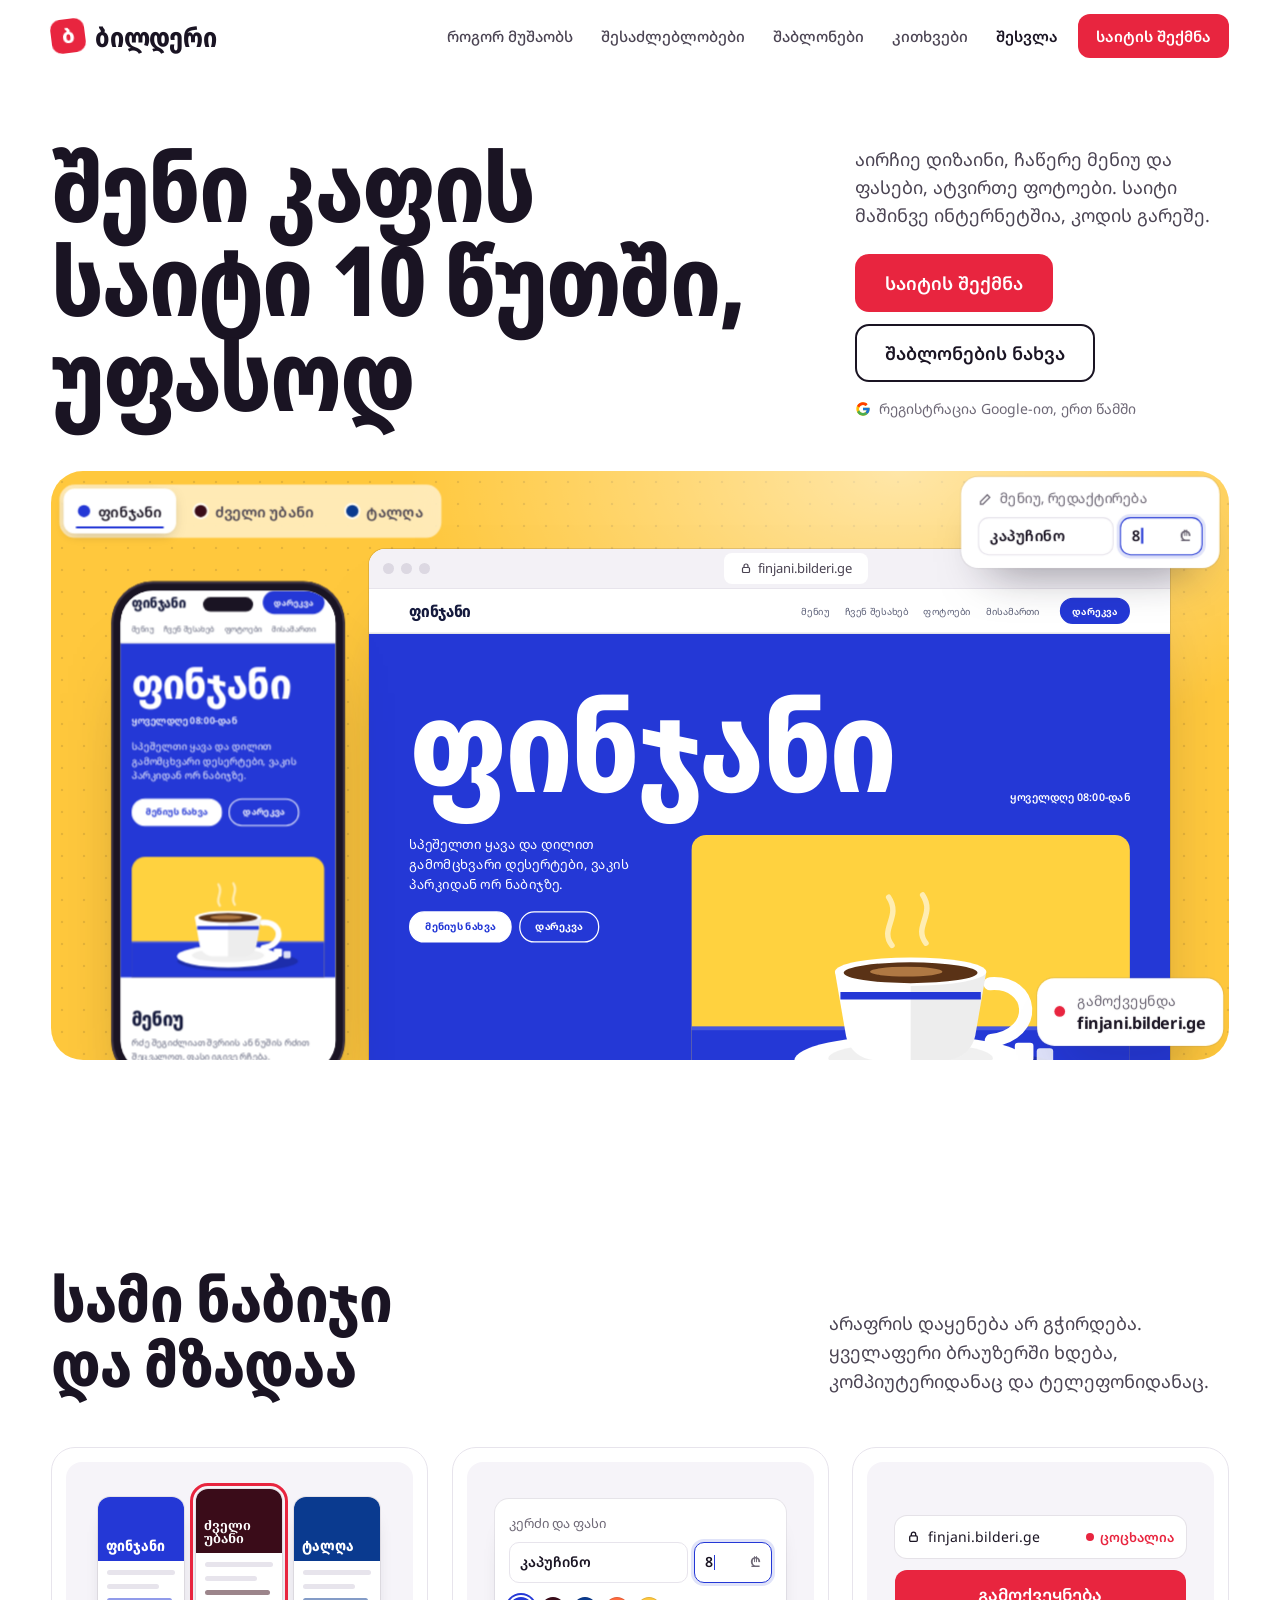
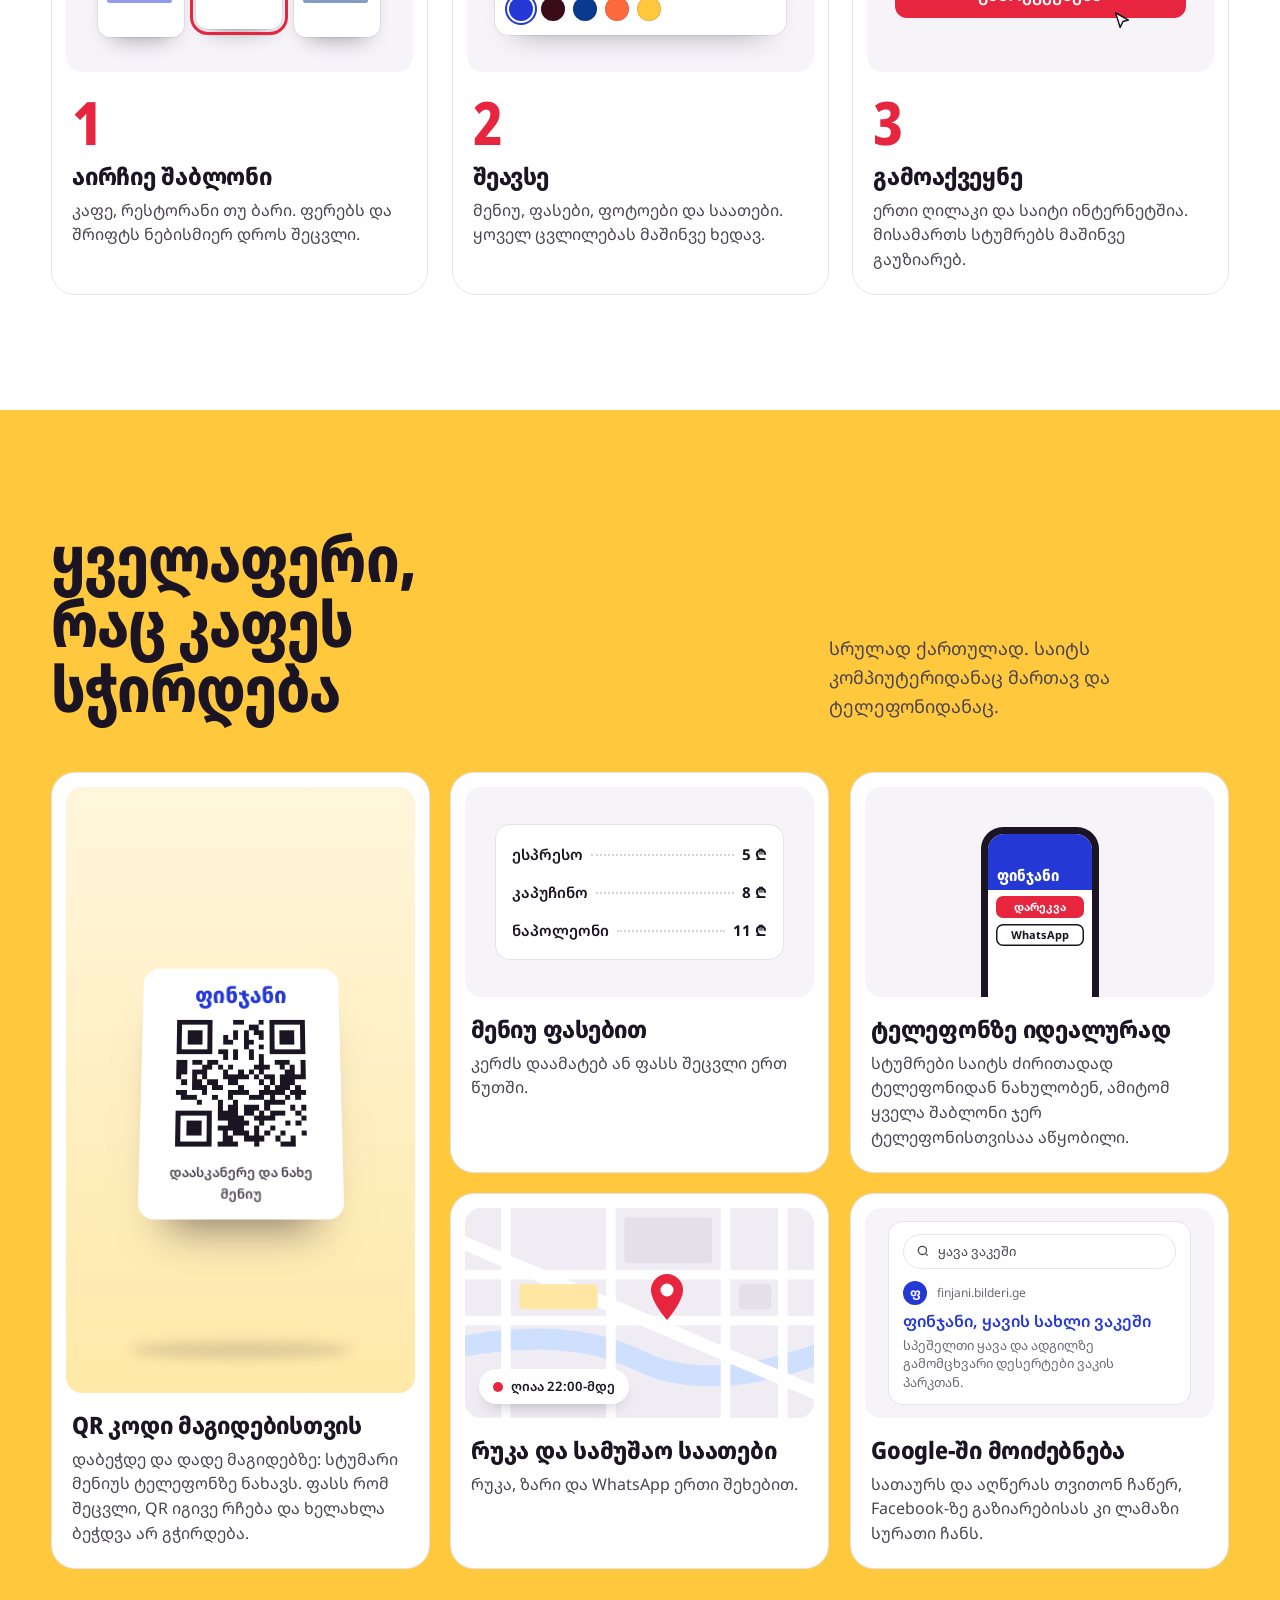
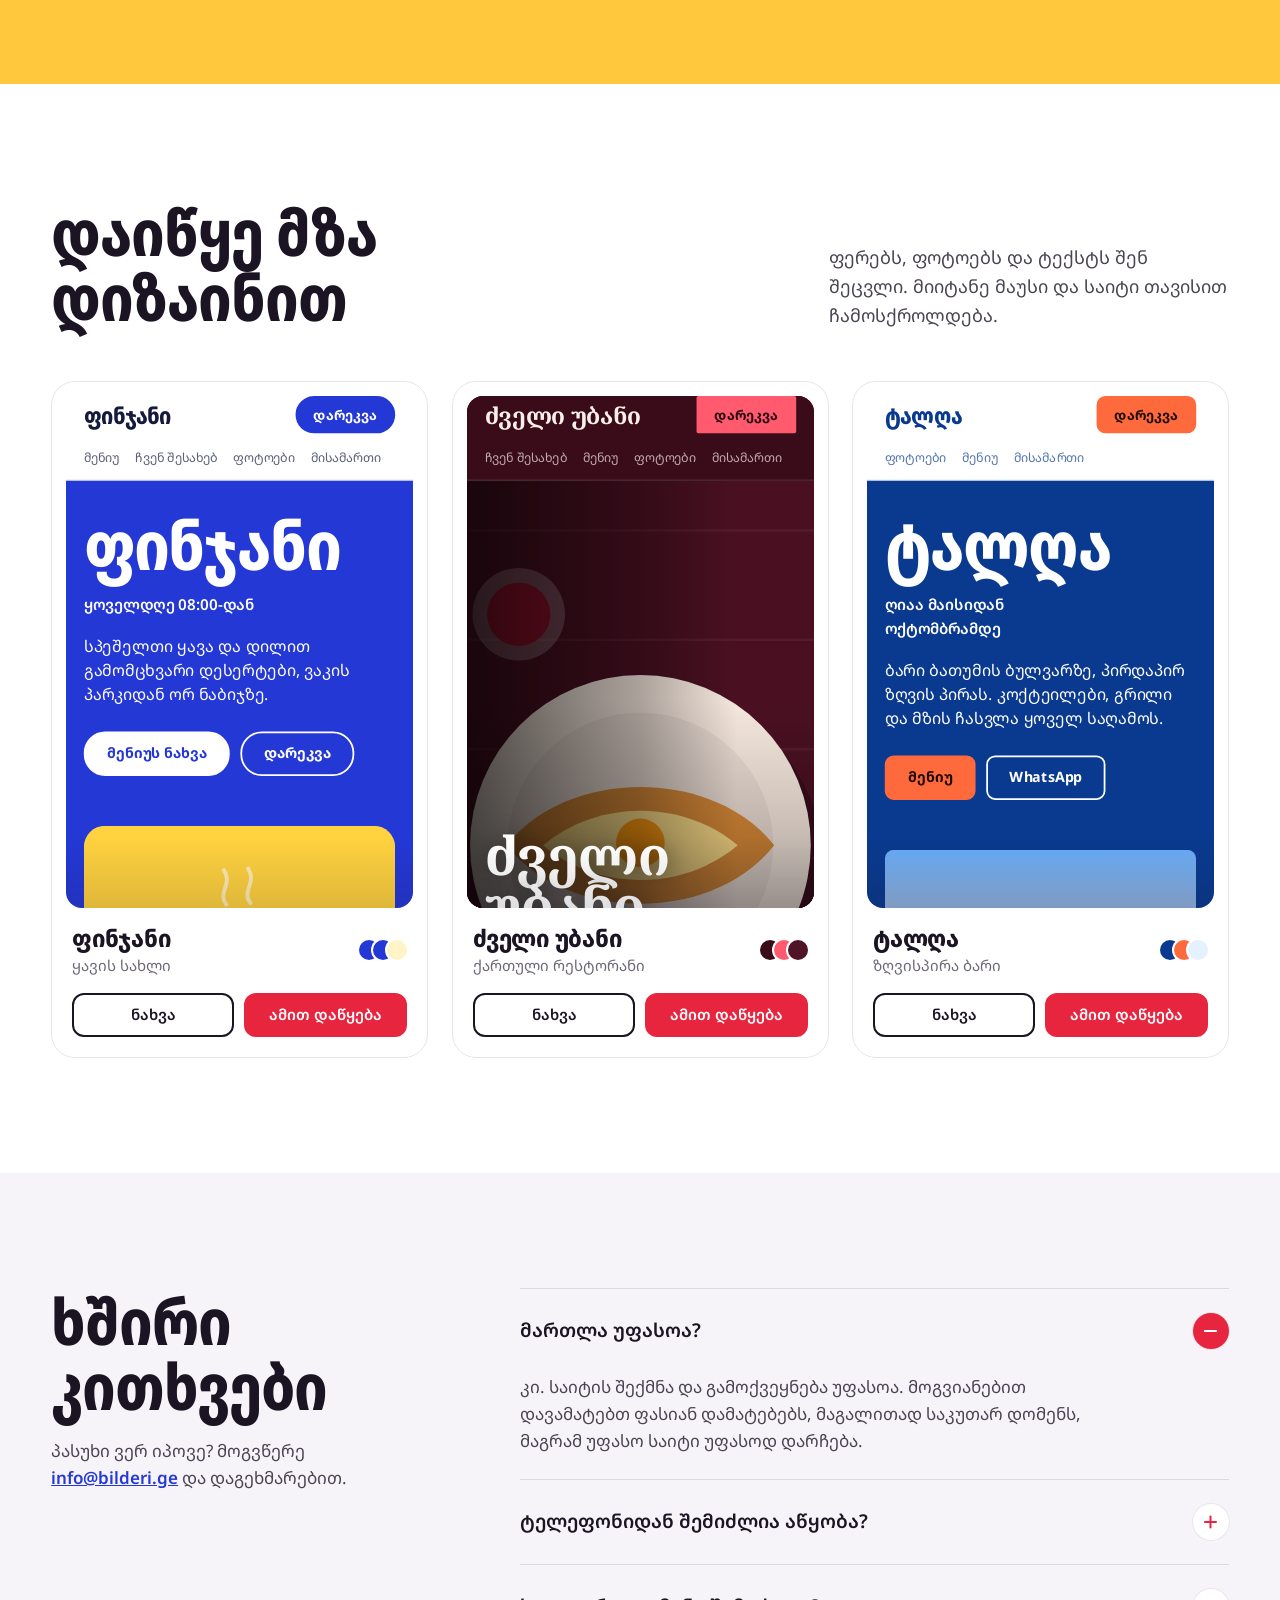
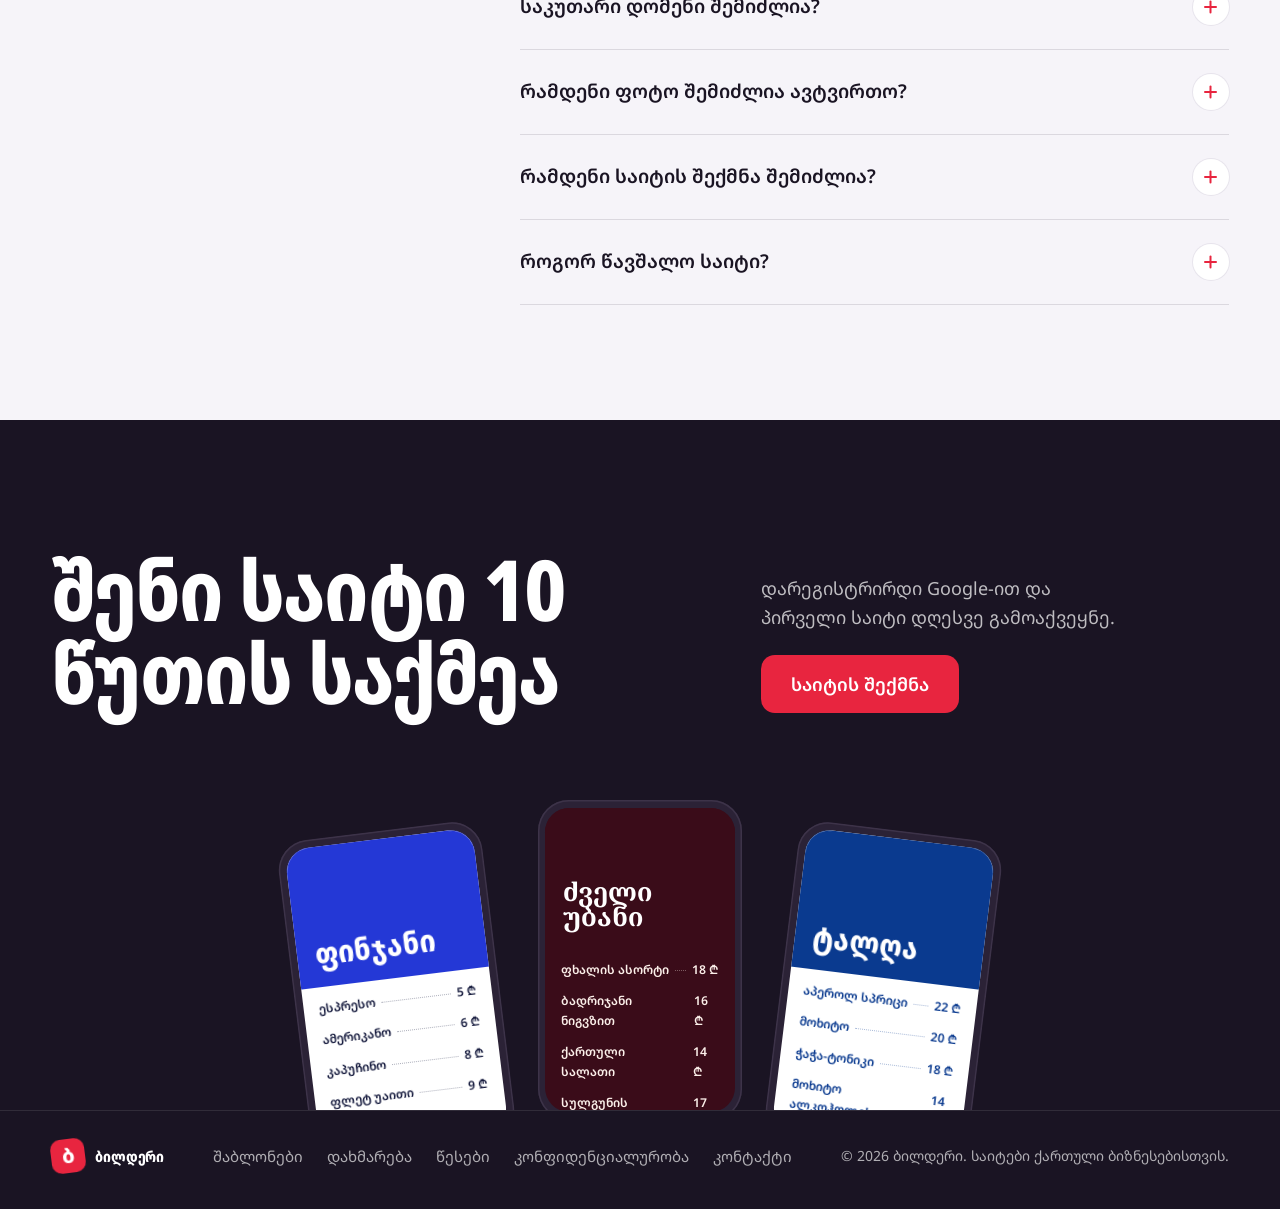
<file: index.html>
<!DOCTYPE html>
<html lang="ka">
<head>
<meta charset="utf-8">
<meta name="viewport" content="width=device-width,initial-scale=1">
<title>ბილდერი: საიტი კაფესთვის</title>
<meta name="description" content="შენი კაფის ან რესტორნის საიტი 10 წუთში, უფასოდ. მენიუ, ფასები, ფოტოები და QR კოდი მაგიდებისთვის.">
<link rel="preconnect" href="https://fonts.googleapis.com"><link rel="preconnect" href="https://fonts.gstatic.com" crossorigin>
<link rel="stylesheet" href="https://fonts.googleapis.com/css2?family=Noto+Sans+Georgian:wdth,wght@62.5..100,300..900&family=Noto+Serif+Georgian:wght@400..800&display=swap">
<style>
/* VOICE   მეგობრული და თავდაჯერებული; ბიზნესის პატრონს ელაპარაკება, არა პროგრამისტს
   IDEA    ადგილობრივი სტამბის აფიშა და მენიუ, ბარათებად აწყობილი და ცოცხალი
   PICTURE ნამდვილი საიტები (შაბლონი „სუფრა") ლეპტოპში და ტელეფონში, ზაფრანისფერ პანელზე
   COLOUR  თეთრი ფონი, მელანი #1A1423, ბროწეული #E8253F ღილაკებზე, ზაფრანა #FFC83D დიდ ზოლებში, კობალტი #2438D6 დეტალებში
   TYPE    Noto Sans Georgian: სათაურები ვიწრო 800, ტექსტი 400/600
   LAYOUT  სათაური ზემოთ, ცოცხალი სცენა მთელ სიგანეზე; ბარათების ბადეები; ტელეფონზე ერთ სვეტად */
:root{color-scheme:light;--bg:#fff;--ink:#1A1423;--ink-2:#4A4352;--muted:#6E6876;--line:#E7E4EC;--soft:#F6F4F9;--red:#E8253F;--red-d:#CC1730;--sun:#FFC83D;--cob:#2438D6;--f:'Noto Sans Georgian','Noto Sans',system-ui,sans-serif;--serif:'Noto Serif Georgian','Noto Serif',Georgia,serif;--ease:cubic-bezier(.2,.7,.2,1);--pad:max(4vw,20px)}
*{box-sizing:border-box;min-width:0}
html{scroll-behavior:smooth;scroll-padding-top:84px;-webkit-text-size-adjust:100%}
body{margin:0;background:var(--bg);color:var(--ink);font:400 17px/1.6 var(--f);overflow-x:clip}
h1,h2,h3{margin:0;font-weight:800;font-stretch:72%;letter-spacing:-.015em;line-height:1.02;text-wrap:balance}
h3{font-size:24px;font-stretch:84%;line-height:1.15;letter-spacing:-.01em}
p{margin:0}
a{color:inherit}
svg{display:block}
.wrap{max-width:1288px;margin:0 auto;padding:0 var(--pad)}
:focus-visible{outline:3px solid var(--cob);outline-offset:3px;border-radius:6px}

.btn{display:inline-flex;align-items:center;justify-content:center;gap:8px;min-height:46px;padding:0 20px;border-radius:12px;border:2px solid transparent;font:600 16px/1 var(--f);text-decoration:none;white-space:nowrap;cursor:pointer;transition:transform .18s var(--ease),background-color .18s,color .18s,box-shadow .18s}
.btn:hover{transform:translateY(-2px)}
.btn:active{transform:translateY(1px)}
.btn-red{background:var(--red);color:#fff}
.btn-red:hover{background:var(--red-d);box-shadow:0 12px 24px -12px rgba(232,37,63,.75)}
.btn-line{border-color:var(--ink);color:var(--ink);background:transparent}
.btn-line:hover{background:var(--ink);color:#fff}
.btn-lg{min-height:58px;padding:0 28px;font-size:18px;border-radius:14px}
.btn-sm{min-height:44px;padding:0 16px;font-size:15px}

.top{position:sticky;top:0;z-index:50;background:rgba(255,255,255,.86);-webkit-backdrop-filter:saturate(1.4) blur(14px);backdrop-filter:saturate(1.4) blur(14px);border-bottom:1px solid transparent;transition:border-color .25s,box-shadow .25s}
.top.scrolled{border-color:var(--line);box-shadow:0 10px 30px -24px rgba(26,20,35,.45)}
.top-in{display:flex;align-items:center;gap:28px;height:72px}
.logo{display:flex;align-items:center;gap:10px;text-decoration:none;font-weight:800;font-stretch:72%;font-size:27px;letter-spacing:-.01em;line-height:1}
.mark{flex:none;display:grid;place-items:center;width:34px;height:34px;border-radius:10px;background:var(--red);color:#fff;font-size:20px;font-stretch:100%;transform:rotate(-7deg);transition:transform .35s var(--ease)}
.logo:hover .mark{transform:rotate(0) scale(1.06)}
.links{display:flex;gap:28px;margin-left:auto}
.links a,.mnav a{text-decoration:none;color:var(--ink-2);font-size:15px;font-weight:500;position:relative;padding:8px 0}
.links a::after{content:"";position:absolute;left:0;right:0;bottom:2px;height:2px;border-radius:2px;background:var(--red);transform:scaleX(0);transform-origin:left;transition:transform .25s var(--ease)}
.links a:hover{color:var(--ink)}
.links a:hover::after{transform:scaleX(1)}
.top-act{display:flex;align-items:center;gap:20px}
.top-act .link{text-decoration:none;font-weight:600;font-size:15px}
.menu-btn{display:none;width:44px;height:44px;place-items:center;border:1px solid var(--line);border-radius:12px;background:#fff;cursor:pointer}
.mnav{display:none;position:absolute;left:0;right:0;top:72px;background:#fff;border-bottom:1px solid var(--line);padding:4px var(--pad) 16px;box-shadow:0 20px 30px -24px rgba(26,20,35,.4)}
.mnav.open{display:grid}
.mnav a{padding:12px 0;font-size:17px;border-bottom:1px solid var(--line)}

.hero{padding:clamp(36px,5vw,72px) 0 clamp(56px,7vw,96px)}
.hero-head{display:grid;grid-template-columns:minmax(0,8fr) minmax(0,4fr);gap:24px 56px;align-items:end}
.hero h1{font-size:clamp(44px,7.6vw,104px);line-height:.97;letter-spacing:-.02em}
.lead{font-size:18px;line-height:1.55;color:var(--ink-2);max-width:38ch}
.cta{display:flex;flex-wrap:wrap;gap:12px;margin-top:24px}
.fine{display:flex;align-items:center;gap:8px;margin-top:16px;font-size:14px;color:var(--muted)}
.stage{position:relative;margin-top:clamp(32px,4vw,56px);height:clamp(470px,46vw,640px);border-radius:32px;background:var(--sun);overflow:hidden;isolation:isolate}
.stage::before{content:"";position:absolute;inset:0;z-index:-1;background:radial-gradient(60% 70% at 72% 0%,rgba(255,255,255,.55),transparent 70%),radial-gradient(rgba(26,20,35,.11) 1.3px,transparent 1.6px) 0 0/22px 22px}
.rig{position:absolute;inset:0;transform-style:preserve-3d;transform:perspective(1700px) rotateX(var(--rx,0deg)) rotateY(var(--ry,0deg));transition:transform .6s var(--ease)}
.laptop{position:absolute;left:27%;right:5%;top:78px;bottom:-30px;background:#fff;border-radius:16px 16px 0 0;box-shadow:0 0 0 1px rgba(26,20,35,.12),0 50px 80px -46px rgba(26,20,35,.6);overflow:hidden;display:flex;flex-direction:column}
.l-bar{height:40px;flex:none;display:flex;align-items:center;gap:7px;padding:0 14px;background:#F3F1F6;border-bottom:1px solid var(--line)}
.l-bar>i{width:11px;height:11px;border-radius:50%;background:#DCD8E2}
.url{margin:0 auto;display:flex;align-items:center;gap:6px;background:#fff;border-radius:8px;padding:5px 16px;font-size:13px;color:var(--ink-2);white-space:nowrap;overflow:hidden;max-width:62%}
.scr{position:relative;flex:1;overflow:hidden;background:#fff}
.scr iframe{position:absolute;left:0;top:0;border:0;transform-origin:0 0;pointer-events:none;transition:opacity .28s}
.scr.fade iframe{opacity:0}
.phone{position:absolute;left:7%;top:118px;width:clamp(180px,17.5vw,244px);aspect-ratio:9/19.3;background:var(--ink);border-radius:40px;box-shadow:0 60px 80px -46px rgba(26,20,35,.7),inset 0 0 0 2px #3a3145;transform:translateZ(70px)}
.phone .scr{position:absolute;inset:9px;border-radius:31px}
.phone::after{content:"";position:absolute;top:15px;left:50%;width:48px;height:14px;margin-left:-24px;border-radius:12px;background:var(--ink);z-index:2}
.chips{position:absolute;left:22px;top:20px;z-index:3;display:flex;gap:4px;padding:4px;border-radius:15px;background:rgba(255,255,255,.62);-webkit-backdrop-filter:blur(8px);backdrop-filter:blur(8px);transform:translateZ(40px)}
.chip{position:relative;display:flex;align-items:center;gap:8px;min-height:44px;padding:0 14px;border:0;border-radius:11px;background:transparent;font:600 14px var(--f);color:var(--ink-2);cursor:pointer;overflow:hidden;white-space:nowrap;transition:background-color .2s,color .2s,box-shadow .2s}
.chip i{flex:none;width:12px;height:12px;border-radius:50%;background:var(--c);box-shadow:0 0 0 2px rgba(255,255,255,.8)}
.chip:hover{color:var(--ink)}
.chip[aria-pressed=true]{background:#fff;color:var(--ink);box-shadow:0 4px 12px -4px rgba(26,20,35,.28)}
.chip::after{content:"";position:absolute;left:12px;right:12px;bottom:5px;height:2px;border-radius:2px;background:var(--c);transform-origin:left;transform:scaleX(0)}
.chip.run::after{animation:prog var(--dur) linear forwards}
.stage.paused .chip.run::after{animation-play-state:paused}
.stage.manual .chip::after{display:none}
@keyframes prog{to{transform:scaleX(1)}}
.float{position:absolute;z-index:4;background:#fff;border-radius:16px;box-shadow:0 0 0 1px rgba(26,20,35,.08),0 26px 44px -26px rgba(26,20,35,.55);padding:12px 16px;font-size:14px;line-height:1.35}
.f-pub{right:4%;bottom:34px;display:flex;align-items:center;gap:12px;transform:translateZ(120px)}
.f-pub b{display:block;font-size:15px}
.f-pub small{color:var(--muted);font-size:13px}
.pulse{flex:none;width:10px;height:10px;border-radius:50%;background:var(--red);animation:pulse 2s infinite}
@keyframes pulse{0%{box-shadow:0 0 0 0 rgba(232,37,63,.55)}70%{box-shadow:0 0 0 10px rgba(232,37,63,0)}100%{box-shadow:0 0 0 0 rgba(232,37,63,0)}}
.f-edit{right:3.5%;top:22px;width:244px;transform:translateZ(95px)}
.lbl{display:flex;align-items:center;gap:6px;font-size:13px;color:var(--muted);margin-bottom:8px}
.f-row{display:grid;grid-template-columns:minmax(0,1fr) 78px;gap:6px}
.inp{display:flex;align-items:center;border:1.5px solid var(--line);border-radius:10px;padding:8px 10px;font-weight:600;font-size:14px;white-space:nowrap;overflow:hidden;background:#fff}
.inp.on{border-color:var(--cob);box-shadow:0 0 0 3px rgba(36,56,214,.14)}
.inp em{font-style:normal;color:var(--muted);margin-left:auto;padding-left:4px}
.caret{display:inline-block;width:1.5px;height:15px;background:var(--cob);margin-left:1px;animation:blink 1s steps(1) infinite}
@keyframes blink{50%{opacity:0}}

.band{padding:clamp(72px,9vw,124px) 0}
.sec-head{display:flex;flex-wrap:wrap;align-items:flex-end;justify-content:space-between;gap:16px 56px;margin-bottom:clamp(32px,4vw,56px)}
.sec-head h2{font-size:clamp(40px,5.2vw,64px);max-width:13ch}
.sec-head p{max-width:40ch;color:var(--ink-2);font-size:18px}

.card{position:relative;isolation:isolate;background:#fff;border:1px solid var(--line);border-radius:24px;padding:14px;transform:perspective(1000px) rotateX(var(--rx,0deg)) rotateY(var(--ry,0deg)) translateY(var(--ty,0px));transition:transform .45s var(--ease),box-shadow .45s var(--ease),border-color .3s}
.card::before{content:"";position:absolute;inset:0;z-index:-1;border-radius:inherit;background:radial-gradient(380px circle at var(--mx,50%) var(--my,50%),rgba(255,200,61,.22),transparent 42%);opacity:0;transition:opacity .3s}
.card.hot{--ty:-6px;box-shadow:0 34px 60px -36px rgba(26,20,35,.5);border-color:rgba(26,20,35,.16);transition:transform .14s linear,box-shadow .45s var(--ease),border-color .3s}
.card.hot::before{opacity:1}
.vis{position:relative;height:210px;border-radius:16px;background:var(--soft);overflow:hidden;display:grid;place-items:center}
.card h3{margin:18px 6px 8px}
.card p{margin:0 6px 8px;color:var(--ink-2);font-size:16px;line-height:1.55}

.steps{list-style:none;margin:0;padding:0;display:grid;grid-template-columns:repeat(3,minmax(0,1fr));gap:24px}
.num{display:block;margin:20px 6px -8px;font-weight:800;font-stretch:72%;font-size:60px;line-height:1;color:var(--red)}
.minis{display:flex;gap:12px;align-items:flex-end}
.mini{width:86px;height:140px;border-radius:12px;background:#fff;box-shadow:0 0 0 1px rgba(26,20,35,.08),0 14px 22px -14px rgba(26,20,35,.45);overflow:hidden;transition:transform .5s var(--ease)}
.mini b{display:flex;align-items:flex-end;height:64px;padding:8px;background:var(--c);color:var(--tc);font-weight:800;font-stretch:72%;font-size:15px;line-height:1}
.mini.serif b{font-family:var(--serif);font-stretch:100%;font-size:13px;font-weight:700}
.mini i{display:block;height:5px;border-radius:3px;background:#E7E4EC;margin:9px 9px 0}
.mini i:nth-of-type(2){width:60%}
.mini i:nth-of-type(3){width:75%;background:var(--c);opacity:.5}
.mini.sel{outline:3px solid var(--red);outline-offset:3px;transform:translateY(-8px)}
.card.hot .mini:nth-child(1){transform:translateX(-8px) rotate(-7deg)}
.card.hot .mini:nth-child(3){transform:translateX(8px) rotate(7deg)}
.card.hot .mini.sel{transform:translateY(-16px)}
.ed{width:84%;background:#fff;border-radius:14px;padding:14px;box-shadow:0 0 0 1px rgba(26,20,35,.07),0 18px 30px -22px rgba(26,20,35,.45)}
.sw{display:flex;gap:8px;margin-top:14px}
.sw i{width:24px;height:24px;border-radius:50%;background:var(--c);box-shadow:inset 0 0 0 1px rgba(26,20,35,.12);transition:transform .3s var(--ease)}
.sw i.on{box-shadow:0 0 0 2px #fff,0 0 0 4px var(--cob)}
.card.hot .sw i:hover{transform:scale(1.15)}
.pub{width:84%;display:grid;gap:12px}
.addr{display:flex;align-items:center;gap:8px;background:#fff;border-radius:12px;padding:10px 12px;font-size:14px;box-shadow:0 0 0 1px rgba(26,20,35,.08)}
.live{margin-left:auto;display:flex;align-items:center;gap:6px;font-size:13px;font-weight:600;color:var(--red)}
.live .pulse{width:8px;height:8px}
.pbtn{position:relative;display:grid;place-items:center;height:48px;border-radius:12px;background:var(--red);color:#fff;font-weight:600;transition:transform .2s var(--ease),background-color .2s}
.pbtn span{grid-area:1/1;transition:opacity .25s,transform .25s var(--ease)}
.pbtn span+span{opacity:0;transform:translateY(8px)}
.card.hot .pbtn{background:var(--ink)}
.card.hot .pbtn span:first-child{opacity:0;transform:translateY(-8px)}
.card.hot .pbtn span+span{opacity:1;transform:none}
.cur{position:absolute;right:18%;bottom:-14px;width:22px;transition:transform .35s var(--ease)}
.card.hot .cur{transform:translate(-6px,-6px)}

.feat{background:var(--sun)}
.feat .card{border-color:rgba(26,20,35,.12)}
.feat .card::before{background:radial-gradient(380px circle at var(--mx,50%) var(--my,50%),rgba(36,56,214,.08),transparent 42%)}
.bento{display:grid;grid-template-columns:repeat(3,minmax(0,1fr));gap:20px}
.f-qr{grid-row:span 2;display:flex;flex-direction:column}
.f-qr .vis{height:auto;flex:1;min-height:300px;background:linear-gradient(180deg,#FFF6DC,#FFE9A8)}
.tent{width:200px;background:#fff;border-radius:16px;padding:16px 16px 14px;text-align:center;box-shadow:0 34px 40px -28px rgba(26,20,35,.55);transform:perspective(800px) rotateX(12deg);transition:transform .5s var(--ease)}
.card.hot .tent{transform:perspective(800px) rotateX(0deg) translateY(-6px)}
.tent b{display:block;font-weight:800;font-stretch:72%;font-size:24px;color:var(--cob);line-height:1;margin-bottom:10px}
.tent svg{width:140px;height:140px;margin:0 auto}
.tent small{display:block;margin-top:10px;font-size:13px;font-weight:600;color:var(--ink-2)}
.tent-shadow{position:absolute;bottom:34px;left:50%;width:220px;height:18px;margin-left:-110px;border-radius:50%;background:rgba(26,20,35,.14);filter:blur(6px)}
.mlist{width:82%;background:#fff;border-radius:14px;padding:10px 16px;box-shadow:0 0 0 1px rgba(26,20,35,.07)}
.mrow{display:flex;align-items:baseline;gap:8px;padding:7px 0;font-size:15px;font-weight:600}
.mrow i{flex:1;border-bottom:2px dotted #D6D2DC;transform:translateY(-4px)}
.mrow b{position:relative;display:inline-grid;font-variant-numeric:tabular-nums;white-space:nowrap}
.mrow b span{grid-area:1/1;transition:opacity .3s,transform .3s var(--ease)}
.mrow b span+span{opacity:0;transform:translateY(8px);color:var(--red)}
.mrow.chg{border-radius:8px;transition:background-color .3s}
.card.hot .mrow.chg{background:#FFF3CC;margin:0 -8px;padding:7px 8px}
.card.hot .mrow b span:first-child{opacity:0;transform:translateY(-8px)}
.card.hot .mrow b span+span{opacity:1;transform:none}
.mph{width:118px;height:170px;margin-top:40px;border-radius:22px 22px 0 0;background:var(--ink);padding:7px 7px 0;align-self:end;transition:transform .45s var(--ease)}
.card.hot .mph{transform:translateY(-12px)}
.mph div{height:100%;border-radius:16px 16px 0 0;background:#fff;overflow:hidden;display:grid;grid-template-rows:56px auto auto 1fr;gap:6px}
.mph b{background:var(--cob);color:#fff;font-weight:800;font-stretch:72%;font-size:16px;display:flex;align-items:flex-end;padding:7px 9px;line-height:1}
.mph span{margin:0 8px;height:22px;border-radius:7px;display:grid;place-items:center;font-size:11px;font-weight:700;background:var(--red);color:#fff}
.mph span+span{background:#fff;color:var(--ink);box-shadow:inset 0 0 0 1.5px var(--ink)}
.map{position:absolute;inset:0;width:100%;height:100%}
.hours{position:absolute;left:14px;bottom:14px;display:flex;align-items:center;gap:8px;background:#fff;border-radius:999px;padding:7px 14px;font-size:13px;font-weight:600;box-shadow:0 8px 18px -10px rgba(26,20,35,.4)}
.pin{position:absolute;left:52%;top:30%;transition:transform .45s var(--ease);transform-origin:50% 100%}
.card.hot .pin{transform:translateY(-8px) scale(1.08)}
.serp{width:86%;background:#fff;border-radius:14px;padding:12px 14px;box-shadow:0 0 0 1px rgba(26,20,35,.07)}
.q-bar{display:flex;align-items:center;gap:8px;border:1.5px solid var(--line);border-radius:999px;padding:6px 12px;font-size:13px;color:var(--ink-2);margin-bottom:12px}
.res{display:grid;grid-template-columns:24px minmax(0,1fr);gap:2px 10px;align-items:center}
.fav{width:24px;height:24px;border-radius:50%;background:var(--cob);color:#fff;font-size:12px;font-weight:700;display:grid;place-items:center}
.res small{font-size:12px;color:var(--muted)}
.res strong{grid-column:1/-1;color:var(--cob);font-size:16px;font-weight:600;line-height:1.3;margin-top:4px}
.res p{grid-column:1/-1;margin:2px 0 0;font-size:13px;line-height:1.45;color:var(--muted)}
.card.hot .res strong{text-decoration:underline}

.tpls{display:grid;grid-template-columns:repeat(3,minmax(0,1fr));gap:24px}
.tpl .pv{position:relative;height:clamp(440px,40vw,540px);border-radius:16px;overflow:hidden;background:var(--soft)}
.tpl .pv iframe{position:absolute;left:0;top:0;border:0;transform-origin:0 0;pointer-events:none}
.tpl .pv::after{content:"";position:absolute;inset:auto 0 0;height:70px;background:linear-gradient(transparent,rgba(26,20,35,.14));pointer-events:none;transition:opacity .3s}
.tpl.hot .pv::after{opacity:0}
.tpl-meta{display:flex;align-items:center;justify-content:space-between;gap:12px;margin:16px 6px 0}
.tpl-meta h3{margin:0}
.tpl-meta p{margin:2px 0 0;font-size:15px;color:var(--muted)}
.dots{display:flex;flex:none}
.dots i{width:20px;height:20px;border-radius:50%;background:var(--c);box-shadow:0 0 0 2px #fff;margin-left:-6px}
.tpl-act{display:flex;gap:10px;margin:16px 6px 6px}
.tpl-act .btn{flex:1}

.faq{background:var(--soft)}
.faq-grid{display:grid;grid-template-columns:minmax(0,4fr) minmax(0,7fr);gap:24px 64px}
.faq-side{position:sticky;top:112px;align-self:start}
.faq-side h2{font-size:clamp(40px,5.2vw,64px)}
.faq-side p{margin-top:18px;color:var(--ink-2);max-width:30ch}
.faq-side a{font-weight:600;color:var(--cob)}
.qa{border-bottom:1px solid rgba(26,20,35,.12)}
.qa:first-child{border-top:1px solid rgba(26,20,35,.12)}
.q{width:100%;display:flex;justify-content:space-between;align-items:center;gap:20px;min-height:44px;padding:24px 0;border:0;background:none;font:600 19px/1.35 var(--f);color:var(--ink);text-align:left;cursor:pointer}
.pm{position:relative;flex:none;display:grid;place-items:center;width:36px;height:36px;border-radius:50%;background:#fff;box-shadow:0 0 0 1px var(--line);transition:background-color .25s,transform .35s var(--ease)}
.pm::before,.pm::after{content:"";grid-area:1/1;width:13px;height:2px;border-radius:2px;background:var(--red);transition:transform .35s var(--ease),background-color .25s}
.pm::after{transform:rotate(90deg)}
.q:hover .pm{transform:scale(1.08)}
.qa.open .pm{background:var(--red);transform:rotate(180deg)}
.qa.open .pm::before,.qa.open .pm::after{background:#fff}
.qa.open .pm::after{transform:rotate(0deg)}
.a{display:grid;grid-template-rows:0fr;transition:grid-template-rows .35s var(--ease)}
.a>div{overflow:hidden}
.a p{padding:0 56px 24px 0;color:var(--ink-2);max-width:62ch}
.qa.open .a{grid-template-rows:1fr}

.final{position:relative;overflow:hidden;background:var(--ink);color:#fff;padding-top:clamp(72px,10vw,128px)}
.final-in{display:grid;grid-template-columns:minmax(0,7fr) minmax(0,5fr);gap:24px 56px;align-items:end}
.final h2{font-size:clamp(46px,6.6vw,88px);line-height:.98;letter-spacing:-.02em}
.final p{color:rgba(255,255,255,.72);font-size:18px;max-width:36ch;margin-bottom:24px}
.phones{display:flex;justify-content:center;gap:clamp(14px,3vw,44px);height:clamp(190px,25vw,330px);margin-top:clamp(48px,6vw,80px);padding:0 var(--pad)}
.mphone{flex:none;width:clamp(104px,16vw,220px);aspect-ratio:9/19;border-radius:clamp(20px,2.4vw,34px);background:#2B2236;padding:clamp(5px,.6vw,8px);box-shadow:inset 0 0 0 1.5px #3d3349;transform:translateY(calc(var(--y,24px) + var(--up,0px))) rotate(var(--rot,0deg));transition:transform .6s var(--ease)}
.final:hover .mphone{--up:-28px}
.ms{height:100%;border-radius:clamp(15px,1.9vw,27px);overflow:hidden;background:var(--b)}
.ms b{display:flex;align-items:flex-end;height:46%;padding:clamp(10px,1.4vw,18px);background:var(--c);color:var(--tc);font-weight:800;font-stretch:72%;font-size:clamp(18px,2.4vw,32px);line-height:1}
.ms.serif b{font-family:var(--serif);font-stretch:100%;font-weight:700;font-size:clamp(15px,2vw,26px)}
.ms div{display:flex;align-items:baseline;gap:6px;margin:clamp(8px,1vw,12px) clamp(10px,1.2vw,16px) 0;font-size:clamp(9px,.95vw,13px);font-weight:600;color:var(--t)}
.ms div i{flex:1;border-bottom:1.5px dotted currentColor;opacity:.35;transform:translateY(-3px)}
.foot{background:var(--ink);color:rgba(255,255,255,.66);border-top:1px solid rgba(255,255,255,.1);padding:28px 0 36px}
.foot-in{display:flex;flex-wrap:wrap;align-items:center;justify-content:space-between;gap:16px 32px}
.foot .logo{color:#fff}
.foot nav{display:flex;flex-wrap:wrap;gap:6px 24px}
.foot a{text-decoration:none;font-size:15px}
.foot nav a:hover{color:#fff}
.foot small{font-size:14px}

.modal{position:fixed;inset:0;z-index:100;display:grid;place-items:center;padding:16px;background:rgba(26,20,35,.55);-webkit-backdrop-filter:blur(4px);backdrop-filter:blur(4px);opacity:0;visibility:hidden;transition:opacity .25s,visibility .25s}
.modal.open{opacity:1;visibility:visible}
.m-box{width:min(1240px,100%);height:min(880px,100%);background:#fff;border-radius:24px;display:flex;flex-direction:column;overflow:hidden;transform:translateY(18px) scale(.98);transition:transform .35s var(--ease)}
.modal.open .m-box{transform:none}
.m-bar{display:flex;flex-wrap:wrap;align-items:center;gap:10px 16px;padding:10px 10px 10px 20px;border-bottom:1px solid var(--line)}
.m-bar h3{margin:0}
.m-bar p{color:var(--muted);font-size:14px;margin-right:auto}
.seg{display:flex;gap:4px;padding:4px;border-radius:12px;background:var(--soft)}
.seg button{min-height:40px;padding:0 14px;border:0;border-radius:9px;background:transparent;font:600 14px var(--f);color:var(--ink-2);cursor:pointer}
.seg button[aria-pressed=true]{background:#fff;color:var(--ink);box-shadow:0 2px 8px -3px rgba(26,20,35,.3)}
.x{width:44px;height:44px;display:grid;place-items:center;border:0;border-radius:12px;background:var(--soft);cursor:pointer;font-size:22px;line-height:1;color:var(--ink)}
.m-stage{flex:1;display:flex;justify-content:center;background:var(--soft);overflow:hidden}
.m-stage iframe{border:0;width:100%;height:100%;background:#fff}
.m-stage.ph{padding:20px}
.m-stage.ph iframe{width:390px;max-width:100%;border-radius:28px;box-shadow:0 0 0 8px var(--ink)}
.toast{position:fixed;left:50%;bottom:22px;z-index:120;max-width:calc(100% - 32px);transform:translate(-50%,12px);background:var(--ink);color:#fff;padding:12px 18px;border-radius:12px;font-size:15px;opacity:0;pointer-events:none;transition:opacity .25s,transform .25s var(--ease)}
.toast.on{opacity:1;transform:translate(-50%,0)}

@media(max-width:1060px){
.hero-head,.final-in{grid-template-columns:minmax(0,1fr)}
.bento{grid-template-columns:repeat(2,minmax(0,1fr))}
.f-qr{grid-row:auto;grid-column:span 2}
.f-qr .vis{min-height:280px}
.faq-grid{grid-template-columns:minmax(0,1fr)}
.faq-side{position:static}
}
@media(max-width:900px){
.links,.top-act .link{display:none}
.menu-btn{display:grid}
.top-act{margin-left:auto;gap:10px}
.top-act .btn{min-height:44px;padding:0 14px;font-size:15px}
.steps{grid-template-columns:minmax(0,1fr);max-width:560px}
.tpls{display:flex;overflow-x:auto;scroll-snap-type:x mandatory;gap:16px;margin:0 calc(var(--pad)*-1);padding:4px var(--pad) 12px;scrollbar-width:none}
.tpl{flex:0 0 min(80vw,340px);scroll-snap-align:center}
}
@media(max-width:760px){
.stage{height:560px}
.laptop,.f-edit{display:none}
.phone{left:50%;top:84px;width:min(60vw,250px);margin-left:calc(min(60vw,250px)/-2)}
.chips{left:50%;transform:translateX(-50%);max-width:calc(100% - 24px);overflow-x:auto;scrollbar-width:none}
.chip{padding:0 11px}
.f-pub{left:50%;right:auto;bottom:22px;transform:translateX(-50%);white-space:nowrap}
}
@media(max-width:600px){
body{font-size:16px}
.cta .btn{flex:1 1 100%}
.bento{grid-template-columns:minmax(0,1fr)}
.f-qr{grid-column:auto}
.q{font-size:17px;padding:20px 0}
.a p{padding-right:0}
.m-box{border-radius:18px}
.m-bar{padding-left:14px}
.m-bar p{display:none}
}
@media(prefers-reduced-motion:reduce){*,*::before,*::after{animation:none!important;transition:none!important}html{scroll-behavior:auto}}
</style>
</head>
<body>

<header class="top" id="top">
  <div class="wrap top-in">
    <a class="logo" href="#"><span class="mark">ბ</span>ბილდერი</a>
    <nav class="links" aria-label="მთავარი მენიუ">
      <a href="#how">როგორ მუშაობს</a><a href="#features">შესაძლებლობები</a><a href="#templates">შაბლონები</a><a href="#faq">კითხვები</a>
    </nav>
    <div class="top-act">
      <a class="link" href="#" data-demo="login">შესვლა</a>
      <a class="btn btn-red btn-sm" href="#" data-demo="signup">საიტის შექმნა</a>
      <button class="menu-btn" id="menu-btn" type="button" aria-label="მენიუ" aria-expanded="false"><svg width="20" height="20" viewBox="0 0 24 24" fill="none" stroke="currentColor" stroke-width="2" stroke-linecap="round"><path d="M4 7h16M4 12h16M4 17h16"/></svg></button>
    </div>
  </div>
  <nav class="mnav" id="mnav" aria-label="მენიუ ტელეფონზე">
    <a href="#how">როგორ მუშაობს</a><a href="#features">შესაძლებლობები</a><a href="#templates">შაბლონები</a><a href="#faq">კითხვები</a><a href="#" data-demo="login">შესვლა</a>
  </nav>
</header>

<main>
<section class="hero">
  <div class="wrap">
    <div class="hero-head">
      <h1>შენი კაფის საიტი 10&nbsp;წუთში, უფასოდ</h1>
      <div>
        <p class="lead">აირჩიე დიზაინი, ჩაწერე მენიუ და ფასები, ატვირთე ფოტოები. საიტი მაშინვე ინტერნეტშია, კოდის გარეშე.</p>
        <div class="cta">
          <a class="btn btn-red btn-lg" href="#" data-demo="signup">საიტის შექმნა</a>
          <a class="btn btn-line btn-lg" href="#templates">შაბლონების ნახვა</a>
        </div>
        <p class="fine"><svg width="16" height="16" viewBox="0 0 48 48" aria-hidden="true"><path fill="#FFC107" d="M43.6 20.1H42V20H24v8h11.3C33.7 32.7 29.2 36 24 36c-6.6 0-12-5.4-12-12s5.4-12 12-12c3.1 0 5.8 1.2 7.9 3.1l5.7-5.7C34 6.1 29.3 4 24 4 13 4 4 13 4 24s9 20 20 20 20-9 20-20c0-1.3-.1-2.6-.4-3.9z"/><path fill="#FF3D00" d="M6.3 14.7l6.6 4.8C14.7 15.1 19 12 24 12c3.1 0 5.8 1.2 7.9 3.1l5.7-5.7C34 6.1 29.3 4 24 4 16.3 4 9.7 8.3 6.3 14.7z"/><path fill="#4CAF50" d="M24 44c5.2 0 9.9-2 13.4-5.2l-6.2-5.2C29.2 35.1 26.7 36 24 36c-5.2 0-9.6-3.3-11.3-7.9l-6.5 5C9.5 39.6 16.2 44 24 44z"/><path fill="#1976D2" d="M43.6 20.1H42V20H24v8h11.3c-.8 2.2-2.2 4.2-4.1 5.6l6.2 5.2C37 39.2 44 34 44 24c0-1.3-.1-2.6-.4-3.9z"/></svg>რეგისტრაცია Google-ით, ერთ წამში</p>
      </div>
    </div>

    <div class="stage" id="stage">
      <div class="rig" id="rig">
        <div class="chips" id="chips" role="group" aria-label="ნიმუში-საიტები"></div>
        <div class="laptop" aria-hidden="true">
          <div class="l-bar"><i></i><i></i><i></i><span class="url"><svg width="12" height="12" viewBox="0 0 24 24" fill="none" stroke="currentColor" stroke-width="2.4"><rect x="5" y="11" width="14" height="10" rx="2"/><path d="M8 11V8a4 4 0 0 1 8 0v3"/></svg><span id="url">finjani.bilderi.ge</span></span></div>
          <div class="scr" id="lap-scr"><iframe id="lap" title="საიტი ლეპტოპზე" tabindex="-1"></iframe></div>
        </div>
        <div class="phone" aria-hidden="true"><div class="scr" id="ph-scr"><iframe id="ph" title="საიტი ტელეფონზე" tabindex="-1"></iframe></div></div>
        <div class="float f-edit" aria-hidden="true">
          <div class="lbl"><svg width="14" height="14" viewBox="0 0 24 24" fill="none" stroke="currentColor" stroke-width="2"><path d="M4 20h4L19 9l-4-4L4 16v4z"/></svg>მენიუ, რედაქტირება</div>
          <div class="f-row"><span class="inp" id="ed-name">კაპუჩინო</span><span class="inp on"><span id="ed-price">8</span><span class="caret"></span><em>₾</em></span></div>
        </div>
        <div class="float f-pub" aria-hidden="true"><span class="pulse"></span><span><small>გამოქვეყნდა</small><b id="pub-url">finjani.bilderi.ge</b></span></div>
      </div>
    </div>
  </div>
</section>

<section class="band" id="how">
  <div class="wrap">
    <div class="sec-head">
      <h2>სამი ნაბიჯი და მზადაა</h2>
      <p>არაფრის დაყენება არ გჭირდება. ყველაფერი ბრაუზერში ხდება, კომპიუტერიდანაც და ტელეფონიდანაც.</p>
    </div>
    <ol class="steps">
      <li class="card tilt">
        <div class="vis"><div class="minis" id="minis"></div></div>
        <span class="num">1</span>
        <h3>აირჩიე შაბლონი</h3>
        <p>კაფე, რესტორანი თუ ბარი. ფერებს და შრიფტს ნებისმიერ დროს შეცვლი.</p>
      </li>
      <li class="card tilt">
        <div class="vis">
          <div class="ed">
            <div class="lbl">კერძი და ფასი</div>
            <div class="f-row"><span class="inp">კაპუჩინო</span><span class="inp on">8<span class="caret"></span><em>₾</em></span></div>
            <div class="sw"><i class="on" style="--c:#2438D6"></i><i style="--c:#3A0C19"></i><i style="--c:#0A3A8F"></i><i style="--c:#FF6A3D"></i><i style="--c:#FFC83D"></i></div>
          </div>
        </div>
        <span class="num">2</span>
        <h3>შეავსე</h3>
        <p>მენიუ, ფასები, ფოტოები და საათები. ყოველ ცვლილებას მაშინვე ხედავ.</p>
      </li>
      <li class="card tilt">
        <div class="vis">
          <div class="pub">
            <div class="addr"><svg width="13" height="13" viewBox="0 0 24 24" fill="none" stroke="currentColor" stroke-width="2.4"><rect x="5" y="11" width="14" height="10" rx="2"/><path d="M8 11V8a4 4 0 0 1 8 0v3"/></svg>finjani.bilderi.ge<span class="live"><span class="pulse"></span>ცოცხალია</span></div>
            <div class="pbtn"><span>გამოქვეყნება</span><span>გამოქვეყნდა ✓</span>
              <svg class="cur" viewBox="0 0 24 24"><path d="M5 3l14 8-6 1.5L10 19z" fill="#fff" stroke="#1A1423" stroke-width="1.6" stroke-linejoin="round"/></svg></div>
          </div>
        </div>
        <span class="num">3</span>
        <h3>გამოაქვეყნე</h3>
        <p>ერთი ღილაკი და საიტი ინტერნეტშია. მისამართს სტუმრებს მაშინვე გაუზიარებ.</p>
      </li>
    </ol>
  </div>
</section>

<section class="band feat" id="features">
  <div class="wrap">
    <div class="sec-head">
      <h2>ყველაფერი, რაც კაფეს სჭირდება</h2>
      <p>სრულად ქართულად. საიტს კომპიუტერიდანაც მართავ და ტელეფონიდანაც.</p>
    </div>
    <div class="bento">
      <article class="card tilt f-qr">
        <div class="vis"><span class="tent-shadow"></span><div class="tent"><b>ფინჯანი</b><span id="qr"></span><small>დაასკანერე და ნახე მენიუ</small></div></div>
        <h3>QR კოდი მაგიდებისთვის</h3>
        <p>დაბეჭდე და დადე მაგიდებზე: სტუმარი მენიუს ტელეფონზე ნახავს. ფასს რომ შეცვლი, QR იგივე რჩება და ხელახლა ბეჭდვა არ გჭირდება.</p>
      </article>
      <article class="card tilt">
        <div class="vis">
          <div class="mlist">
            <div class="mrow">ესპრესო<i></i><b><span>5 ₾</span></b></div>
            <div class="mrow chg">კაპუჩინო<i></i><b><span>8 ₾</span><span>9 ₾</span></b></div>
            <div class="mrow">ნაპოლეონი<i></i><b><span>11 ₾</span></b></div>
          </div>
        </div>
        <h3>მენიუ ფასებით</h3>
        <p>კერძს დაამატებ ან ფასს შეცვლი ერთ წუთში.</p>
      </article>
      <article class="card tilt">
        <div class="vis"><div class="mph"><div><b>ფინჯანი</b><span>დარეკვა</span><span>WhatsApp</span></div></div></div>
        <h3>ტელეფონზე იდეალურად</h3>
        <p>სტუმრები საიტს ძირითადად ტელეფონიდან ნახულობენ, ამიტომ ყველა შაბლონი ჯერ ტელეფონისთვისაა აწყობილი.</p>
      </article>
      <article class="card tilt">
        <div class="vis">
          <svg class="map" viewBox="0 0 400 220" preserveAspectRatio="xMidYMid slice" aria-hidden="true">
            <rect width="400" height="220" fill="#EFECF3"/>
            <path d="M-10 150 Q120 120 200 160 T420 140" stroke="#CFE0FF" stroke-width="22" fill="none"/>
            <path d="M0 70H400M0 118H400M60 0V220M170 0V220M290 0V220M350 0V220" stroke="#fff" stroke-width="10"/>
            <path d="M0 30L400 200" stroke="#fff" stroke-width="14"/>
            <rect x="74" y="80" width="82" height="26" rx="4" fill="#FFE7A3"/><rect x="184" y="10" width="92" height="48" rx="4" fill="#E4E0EA"/><rect x="304" y="80" width="34" height="26" rx="4" fill="#E4E0EA"/>
          </svg>
          <svg class="pin" width="40" height="50" viewBox="0 0 40 50" aria-hidden="true"><path d="M20 49C20 49 4 31 4 19a16 16 0 0 1 32 0c0 12-16 30-16 30z" fill="#E8253F"/><circle cx="20" cy="19" r="6.5" fill="#fff"/></svg>
          <span class="hours"><span class="pulse"></span>ღიაა 22:00-მდე</span>
        </div>
        <h3>რუკა და სამუშაო საათები</h3>
        <p>რუკა, ზარი და WhatsApp ერთი შეხებით.</p>
      </article>
      <article class="card tilt">
        <div class="vis">
          <div class="serp">
            <div class="q-bar"><svg width="14" height="14" viewBox="0 0 24 24" fill="none" stroke="currentColor" stroke-width="2.2"><circle cx="11" cy="11" r="7"/><path d="M20 20l-3.5-3.5"/></svg>ყავა ვაკეში</div>
            <div class="res"><span class="fav">ფ</span><small>finjani.bilderi.ge</small><strong>ფინჯანი, ყავის სახლი ვაკეში</strong><p>სპეშელთი ყავა და ადგილზე გამომცხვარი დესერტები ვაკის პარკთან.</p></div>
          </div>
        </div>
        <h3>Google-ში მოიძებნება</h3>
        <p>სათაურს და აღწერას თვითონ ჩაწერ, Facebook-ზე გაზიარებისას კი ლამაზი სურათი ჩანს.</p>
      </article>
    </div>
  </div>
</section>

<section class="band" id="templates">
  <div class="wrap">
    <div class="sec-head">
      <h2>დაიწყე მზა დიზაინით</h2>
      <p>ფერებს, ფოტოებს და ტექსტს შენ შეცვლი. მიიტანე მაუსი და საიტი თავისით ჩამოსქროლდება.</p>
    </div>
    <div class="tpls" id="tpls"></div>
  </div>
</section>

<section class="band faq" id="faq">
  <div class="wrap faq-grid">
    <div class="faq-side">
      <h2>ხშირი კითხვები</h2>
      <p>პასუხი ვერ იპოვე? მოგვწერე <a href="mailto:info@bilderi.ge">info@bilderi.ge</a> და დაგეხმარებით.</p>
    </div>
    <div id="faq-list">
      <div class="qa open"><button class="q" type="button" aria-expanded="true">მართლა უფასოა?<span class="pm"></span></button><div class="a"><div><p>კი. საიტის შექმნა და გამოქვეყნება უფასოა. მოგვიანებით დავამატებთ ფასიან დამატებებს, მაგალითად საკუთარ დომენს, მაგრამ უფასო საიტი უფასოდ დარჩება.</p></div></div></div>
      <div class="qa"><button class="q" type="button" aria-expanded="false">ტელეფონიდან შემიძლია აწყობა?<span class="pm"></span></button><div class="a"><div><p>კი. რედაქტორი ტელეფონზეც მუშაობს, ასე რომ ფასს ან სამუშაო საათებს ნებისმიერი ადგილიდან შეცვლი.</p></div></div></div>
      <div class="qa"><button class="q" type="button" aria-expanded="false">საკუთარი დომენი შემიძლია?<span class="pm"></span></button><div class="a"><div><p>მალე. ჯერჯერობით საიტი ჩვენს მისამართზე იქნება, მაგალითად finjani.bilderi.ge.</p></div></div></div>
      <div class="qa"><button class="q" type="button" aria-expanded="false">რამდენი ფოტო შემიძლია ავტვირთო?<span class="pm"></span></button><div class="a"><div><p>ერთ საიტზე 30-მდე. ატვირთვისას ფოტოებს ავტომატურად ვაპატარავებთ, რომ საიტი სწრაფად ჩაიტვირთოს.</p></div></div></div>
      <div class="qa"><button class="q" type="button" aria-expanded="false">რამდენი საიტის შექმნა შემიძლია?<span class="pm"></span></button><div class="a"><div><p>ერთ ანგარიშზე სამ საიტამდე.</p></div></div></div>
      <div class="qa"><button class="q" type="button" aria-expanded="false">როგორ წავშალო საიტი?<span class="pm"></span></button><div class="a"><div><p>საიტის პარამეტრებში, ერთი ღილაკით. წაშლის შემდეგ მისამართი სხვებისთვის თავისუფლდება.</p></div></div></div>
    </div>
  </div>
</section>

<section class="final" id="start">
  <div class="wrap final-in">
    <h2>შენი საიტი 10 წუთის საქმეა</h2>
    <div>
      <p>დარეგისტრირდი Google-ით და პირველი საიტი დღესვე გამოაქვეყნე.</p>
      <a class="btn btn-red btn-lg" href="#" data-demo="signup">საიტის შექმნა</a>
    </div>
  </div>
  <div class="phones" id="phones" aria-hidden="true"></div>
</section>
</main>

<footer class="foot">
  <div class="wrap foot-in">
    <a class="logo" href="#"><span class="mark">ბ</span>ბილდერი</a>
    <nav aria-label="ქვედა მენიუ"><a href="#templates">შაბლონები</a><a href="#faq">დახმარება</a><a href="#" data-demo="page">წესები</a><a href="#" data-demo="page">კონფიდენციალურობა</a><a href="mailto:info@bilderi.ge">კონტაქტი</a></nav>
    <small>© 2026 ბილდერი. საიტები ქართული ბიზნესებისთვის.</small>
  </div>
</footer>

<div class="modal" id="modal" aria-hidden="true">
  <div class="m-box" role="dialog" aria-modal="true" aria-labelledby="m-title">
    <div class="m-bar">
      <h3 id="m-title">ფინჯანი</h3><p id="m-kind"></p>
      <div class="seg" role="group" aria-label="ეკრანი"><button type="button" id="m-desk" aria-pressed="true">კომპიუტერი</button><button type="button" id="m-ph" aria-pressed="false">ტელეფონი</button></div>
      <a class="btn btn-red btn-sm" href="#" data-demo="signup">ამით დაწყება</a>
      <button class="x" type="button" id="m-close" aria-label="დახურვა">×</button>
    </div>
    <div class="m-stage" id="m-stage"><iframe id="m-frame" title="შაბლონის სრული ნახვა"></iframe></div>
  </div>
</div>
<div class="toast" id="toast" role="status"></div>

<script>
/* შაბლონი „სუფრა" — კაფეებისა და რესტორნებისთვის. ვერსია 2.
   renderSite(site) ერთ საიტის აღწერას (JSON) სრულ HTML გვერდად აქცევს.
   renderParts(site, {edit:true}) რედაქტორისთვისაა: ტექსტებს, ფოტოებს და სექციებს
   data-e / data-img / data-sec ნიშნებს უმატებს, რომ საიტზე პირდაპირ შეიცვალოს.
   სუფთა ფუნქციაა, DOM-ს არ იყენებს: იმუშავებს ბრაუზერშიც და Cloudflare Worker-შიც. */
(function (root) {
  'use strict';

  const PLATFORM = { madeWith: 'აწყობილია ბილდერზე', url: '#' }; // დროებითი სახელი

  const FONT_CSS = 'https://fonts.googleapis.com/css2?family=Noto+Sans+Georgian:wdth,wght@62.5..100,300..900&family=Noto+Serif+Georgian:wght@400..800&display=swap';

  const FONTS = {
    modern: { display: "'Noto Sans Georgian','Noto Sans',system-ui,sans-serif", weight: 800, stretch: '74%', track: '-0.02em' },
    classic: { display: "'Noto Serif Georgian','Noto Serif',Georgia,serif", weight: 700, stretch: '100%', track: '-0.015em' }
  };
  const CORNERS = { sharp: '2px', soft: '10px', round: '24px' };
  const DEFAULT_COLORS = { bg: '#ffffff', ink: '#16181d', surface: '#f1f2f4', accent: '#c8102e', accentInk: '#ffffff' };
  const TONES = ['base', 'surface', 'accent', 'inverse', 'custom'];
  const LABELS = { hero: 'მთავარი ბლოკი', menu: 'მენიუ', about: 'ჩვენ შესახებ', gallery: 'ფოტოები', visit: 'მისამართი', cta: 'ბანერი' };
  const NAV_DEFAULT = { menu: 'მენიუ', about: 'ჩვენ შესახებ', gallery: 'ფოტოები', visit: 'მისამართი' };

  // ყველაფერი, რასაც მომხმარებელი წერს, აქ გადის: ასე სხვისი კოდი საიტში ვერ ჩაჯდება.
  const esc = (v) => String(v ?? '').replace(/[&<>"']/g, (c) => ({ '&': '&amp;', '<': '&lt;', '>': '&gt;', '"': '&quot;', "'": '&#39;' })[c]);
  const okLink = (s) => /^(https?:\/\/|tel:|mailto:|#[\w-]*$)/i.test(s);
  const imgSrc = (u) => { const s = String(u ?? '').trim(); return /^(https?:\/\/|\/|data:image\/)/i.test(s) ? esc(s) : ''; };
  const color = (c, d) => (/^#[0-9a-f]{3}([0-9a-f]{3})?$/i.test(String(c || '')) ? c : d);
  const tel = (p) => 'tel:' + String(p || '').replace(/[^\d+]/g, '');
  const wa = (n) => 'https://wa.me/' + String(n || '').replace(/\D/g, '');
  const num = (p) => {
    const n = Number(p);
    if (p === '' || p == null || !isFinite(n)) return esc(p);
    return String(Number.isInteger(n) ? n : n.toFixed(2));
  };
  const lum = (hex) => {
    let h = hex.slice(1);
    if (h.length === 3) h = h.split('').map((c) => c + c).join('');
    const ch = [0, 2, 4].map((i) => parseInt(h.slice(i, i + 2), 16) / 255).map((v) => (v <= 0.03928 ? v / 12.92 : ((v + 0.055) / 1.055) ** 2.4));
    return 0.2126 * ch[0] + 0.7152 * ch[1] + 0.0722 * ch[2];
  };
  const autoInk = (bg) => (lum(bg) > 0.42 ? '#16181d' : '#ffffff');

  function make(site, opts) {
    site = site || {};
    const edit = !!(opts && opts.edit);
    const c = site.contact || {};
    const E = (p) => (edit ? ` data-e="${p}"` : '');
    const N = (p) => (edit ? ` data-e="${p}" data-num="1"` : '');
    const I = (p) => (edit ? ` data-img="${p}"` : '');
    const href = (u) => {
      const s = String(u ?? '').trim();
      if (s === '@phone') return esc(tel(c.phone));
      if (s === '@whatsapp') return esc(wa(c.whatsapp || c.phone));
      return okLink(s) ? esc(s) : '#';
    };
    const has = (im) => !!(im && imgSrc(im.src));
    const img = (im, cls, path, first) => {
      if (!has(im)) return edit ? `<div class="${cls} img-empty"${I(path)}><span>ფოტოს დამატება</span></div>` : '';
      return `<img class="${cls}" src="${imgSrc(im.src)}" alt="${esc(im.alt)}"${first ? ' fetchpriority="high"' : ' loading="lazy"'} decoding="async"${I(path)}>`;
    };
    const btns = (list, base) => {
      const out = (list || []).map((b, j) => {
        if (!b || (!b.label && !edit)) return '';
        const outline = b.style ? b.style === 'outline' : j > 0;
        return `<a class="btn${outline ? ' btn-alt' : ''}" href="${href(b.link)}"${edit ? ` data-btn="${base}.${j}"` : ''}><span${E(`${base}.${j}.label`)}>${esc(b.label)}</span></a>`;
      }).join('');
      return out ? `<div class="actions">${out}</div>` : '';
    };
    const sid = (s) => esc(s.id || s.type);
    const open = (s, i, cls, withId) => {
      const t = TONES.includes(s.tone) ? s.tone : 'base';
      let style = '';
      if (t === 'custom') {
        const bg = color(s.bg, '#ffffff');
        const fg = color(s.fg, autoInk(bg));
        style = ` style="--b:${bg};--t:${fg};--hi:${fg};--bb:${fg};--bi:${bg}"`;
      }
      return `<section class="${cls} tone-${t}"${withId === false ? '' : ` id="${sid(s)}"`}${style}${edit ? ` data-sec="${i}"` : ''}>`;
    };
    const P = (i) => `sections.${i}`;

    const S = {};

    S.hero = (s, i) => {
      const lead = s.tagline ? `<p class="lead"${E(P(i) + '.tagline')}>${esc(s.tagline)}</p>` : '';
      const note = s.note ? `<p class="note"${E(P(i) + '.note')}>${esc(s.note)}</p>` : '';
      const actions = btns(s.buttons, P(i) + '.buttons');
      const h1 = `<h1${E('name')}>${esc(site.name)}</h1>`;
      if (s.variant === 'photo') {
        return `<section class="hero hero-photo"${edit ? ` data-sec="${i}"` : ''}>${img(s.image, 'hero-bg', P(i) + '.image', true)}
<div class="hero-in">${h1}${lead}${actions}${note}</div></section>`;
      }
      const fig = has(s.image) || edit ? `<figure class="hero-fig">${img(s.image, 'hero-img', P(i) + '.image', true)}</figure>` : '';
      return `${open(s, i, 'hero hero-poster band', false)}<div class="wrap">
<div class="hero-top">${h1}${note}</div>
<div class="hero-grid${fig ? '' : ' no-img'}"><div class="hero-side">${lead}${actions}</div>${fig}</div></div></section>`;
    };

    S.menu = (s, i) => {
      const cats = (s.categories || []).map((cat, k) => {
        const cp = `${P(i)}.categories.${k}`;
        return `<div class="cat"><h3${E(cp + '.name')}>${esc(cat.name)}</h3><ul>${(cat.items || []).map((it, j) => {
          const ip = `${cp}.items.${j}`;
          return `<li><div class="item"><span class="nm"${E(ip + '.name')}>${esc(it.name)}</span>${it.tag ? `<span class="tag"${E(ip + '.tag')}>${esc(it.tag)}</span>` : ''}<span class="fill"></span><span class="pr"><span${N(ip + '.price')}>${num(it.price)}</span>&nbsp;₾</span></div>${it.desc ? `<p class="ds"${E(ip + '.desc')}>${esc(it.desc)}</p>` : ''}</li>`;
        }).join('')}</ul></div>`;
      }).join('');
      const title = s.title ?? 'მენიუ';
      return `${open(s, i, 'band')}<div class="wrap">
${title || s.note ? `<div class="head">${title ? `<h2${E(P(i) + '.title')}>${esc(title)}</h2>` : ''}${s.note ? `<p${E(P(i) + '.note')}>${esc(s.note)}</p>` : ''}</div>` : ''}
<div class="cats">${cats}</div>${btns(s.buttons, P(i) + '.buttons')}</div></section>`;
    };

    S.about = (s, i) => {
      const pic = has(s.image) || edit ? img(s.image, 'about-img', P(i) + '.image') : '';
      const title = s.title ?? 'ჩვენ შესახებ';
      return `${open(s, i, 'band')}<div class="wrap about${pic ? '' : ' no-img'}${s.flip ? ' flip' : ''}">
${pic}<div class="about-text">${title ? `<h2${E(P(i) + '.title')}>${esc(title)}</h2>` : ''}${(s.paragraphs || []).map((p, k) => (p || edit ? `<p${E(`${P(i)}.paragraphs.${k}`)}>${esc(p)}</p>` : '')).join('')}${btns(s.buttons, P(i) + '.buttons')}</div></div></section>`;
    };

    S.gallery = (s, i) => {
      const ims = (s.images || []).filter((im) => has(im) || edit).slice(0, 12);
      const mode = ims.length === 5 ? 'g5' : ims.length === 3 ? 'g3' : 'gn';
      const title = s.title ?? 'ფოტოები';
      const tiles = ims.length
        ? ims.map((im) => `<figure>${img(im, 'g-img', `${P(i)}.images.${(s.images || []).indexOf(im)}`)}</figure>`).join('')
        : (edit ? `<figure><div class="g-img img-empty" data-img="${P(i)}.images.0"><span>ფოტოების დამატება</span></div></figure>` : '');
      return `${open(s, i, 'band')}<div class="wrap">
${title || s.note ? `<div class="head">${title ? `<h2${E(P(i) + '.title')}>${esc(title)}</h2>` : ''}${s.note ? `<p${E(P(i) + '.note')}>${esc(s.note)}</p>` : ''}</div>` : ''}
<div class="grid ${mode}">${tiles}</div>${btns(s.buttons, P(i) + '.buttons')}</div></section>`;
    };

    S.visit = (s, i) => {
      const map = 'https://www.google.com/maps/search/?api=1&query=' + encodeURIComponent(c.mapQuery || c.address || site.name || '');
      const hours = (site.hours || []).map((h, k) => `<div class="row"><dt${E(`hours.${k}.days`)}>${esc(h.days)}</dt><dd${E(`hours.${k}.time`)}>${esc(h.time)}</dd></div>`).join('');
      const row = (k, u, v, path, pre) => `<li class="row"><span>${k}</span><a href="${href(u)}">${pre || ''}<span${E(path)}>${esc(v)}</span></a></li>`;
      const links = [
        c.phone && row('ტელეფონი', tel(c.phone), c.phone, 'contact.phone'),
        c.whatsapp && row('WhatsApp', wa(c.whatsapp), s.waLabel ?? 'მოგვწერეთ', P(i) + '.waLabel'),
        c.instagram && row('Instagram', 'https://instagram.com/' + encodeURIComponent(c.instagram), c.instagram, 'contact.instagram', '@'),
        c.facebook && row('Facebook', 'https://facebook.com/' + encodeURIComponent(c.facebook), c.facebook, 'contact.facebook')
      ].filter(Boolean).join('');
      const title = s.title ?? 'გვესტუმრეთ';
      const mapLabel = s.mapLabel ?? 'რუკაზე ნახვა';
      return `${open(s, i, 'band')}<div class="wrap visit">
<div class="v-main">${title ? `<h2${E(P(i) + '.title')}>${esc(title)}</h2>` : ''}${c.address ? `<p class="addr"${E('contact.address')}>${esc(c.address)}</p>` : ''}${s.note ? `<p class="v-note"${E(P(i) + '.note')}>${esc(s.note)}</p>` : ''}
${mapLabel ? `<div class="actions"><a class="btn" href="${esc(map)}"${edit ? ` data-btn="${P(i)}.map"` : ''}><span${E(P(i) + '.mapLabel')}>${esc(mapLabel)}</span></a></div>` : ''}${btns(s.buttons, P(i) + '.buttons')}</div>
${hours ? `<div><h3${E(P(i) + '.hoursTitle')}>${esc(s.hoursTitle ?? 'სამუშაო საათები')}</h3><dl class="list">${hours}</dl></div>` : ''}
${links ? `<div><h3${E(P(i) + '.contactTitle')}>${esc(s.contactTitle ?? 'კონტაქტი')}</h3><ul class="list">${links}</ul></div>` : ''}</div></section>`;
    };

    S.cta = (s, i) => `${open(s, i, 'band cta')}<div class="wrap cta-in"><div>${s.title ? `<h2${E(P(i) + '.title')}>${esc(s.title)}</h2>` : ''}${s.text ? `<p class="cta-text"${E(P(i) + '.text')}>${esc(s.text)}</p>` : ''}</div>${btns(s.buttons, P(i) + '.buttons')}</div></section>`;

    const all = (site.sections || []).map((s, i) => ({ s, i })).filter(({ s }) => s && s.enabled !== false && S[s.type]);

    const b = site.brand || {};
    const logo = has(b.logo) ? `<img class="logo-img" src="${imgSrc(b.logo.src)}" alt="${esc(site.name)}"${I('brand.logo')}>` : '';
    const showName = !logo || b.showName !== false;
    const navLinks = all.filter(({ s }) => (s.inNav ?? !!NAV_DEFAULT[s.type]) && s.type !== 'hero')
      .map(({ s, i }) => `<a href="#${sid(s)}"${E(P(i) + '.navLabel')}>${esc(s.navLabel ?? NAV_DEFAULT[s.type] ?? s.title ?? LABELS[s.type])}</a>`).join('');
    const nb = site.navButton || {};
    const showNb = nb.show !== false && (nb.link || c.phone);
    const nav = `<header class="nav tone-base"><div class="wrap nav-in"><a class="brand" href="#top">${logo}${showName ? `<span${E('name')}>${esc(site.name)}</span>` : ''}</a>
<nav aria-label="გვერდის ნაწილები">${navLinks}</nav>${showNb ? `<a class="btn btn-sm" href="${href(nb.link || '@phone')}"${edit ? ' data-btn="navButton"' : ''}><span${E('navButton.label')}>${esc(nb.label ?? 'დარეკვა')}</span></a>` : ''}</div></header>`;

    const f = site.footer || {};
    const footer = `<footer class="foot tone-base"><div class="wrap foot-in"><p><strong${E('name')}>${esc(site.name)}</strong>${c.address ? `<span${E('contact.address')}>${esc(c.address)}</span>` : ''}${f.text ? `<span${E('footer.text')}>${esc(f.text)}</span>` : ''}</p>
<a class="made" href="${esc(PLATFORM.url)}">${esc(PLATFORM.madeWith)}</a></div></footer>`;

    const t = site.theme || {};
    const k = t.colors || {};
    const fo = FONTS[t.font] || FONTS.modern;
    const col = (n) => color(k[n], DEFAULT_COLORS[n]);
    const lh = Math.min(96, Math.max(20, Number(b.logoHeight) || 36));
    const css = `:root{--bg:${col('bg')};--ink:${col('ink')};--surface:${col('surface')};--accent:${col('accent')};--accent-ink:${col('accentInk')};--r:${CORNERS[t.corners] || CORNERS.soft};--display:${fo.display};--dw:${fo.weight};--ds:${fo.stretch};--dt:${fo.track};--logo-h:${lh}px}\n` + BASE_CSS;

    const meta = site.meta || {};
    const title = meta.title || site.name || '';
    const shareImg = has(meta.image) ? imgSrc(meta.image.src) : '';
    const head = `<title>${esc(title)}</title>${meta.description ? `<meta name="description" content="${esc(meta.description)}">` : ''}
<meta property="og:title" content="${esc(title)}">${meta.description ? `<meta property="og:description" content="${esc(meta.description)}">` : ''}${shareImg && !shareImg.startsWith('data:') ? `<meta property="og:image" content="${shareImg}">` : ''}
${b.favicon && imgSrc(b.favicon) ? `<link rel="icon" href="${imgSrc(b.favicon)}">` : ''}`;

    const body = `${nav}<main>${all.map(({ s, i }) => S[s.type](s, i)).join('\n')}</main>${footer}`;
    return { css, body, head };
  }

  const BASE_CSS = `
/* VOICE  ხმაურიანი არ არის: ბიზნესის ფერები და ფოტოები ლაპარაკობს
   IDEA   კარგად დაბეჭდილი მენიუ და აბრა, რომელიც ტელეფონში იკითხება
   PICTURE ბიზნესის საკუთარი ფოტოები, დიდად
   COLOUR ხუთი ფერი აღწერიდან + სექციის საკუთარი ფონი
   TYPE   Noto Sans Georgian (ვიწრო, მსხვილი) ან Noto Serif Georgian სათაურებში
   LAYOUT ზოლები ერთმანეთის მიყოლებით; ტელეფონზე ყველაფერი ერთ სვეტად */
*{box-sizing:border-box;min-width:0}
html{scroll-behavior:smooth;scroll-padding-top:88px;-webkit-text-size-adjust:100%}
body{margin:0;background:var(--bg);color:var(--ink);font:400 17px/1.6 'Noto Sans Georgian','Noto Sans',system-ui,sans-serif;overflow-x:clip}
img{max-width:100%;display:block}
a{color:inherit}
h1,h2,h3{font-family:var(--display);font-weight:var(--dw);font-stretch:var(--ds);letter-spacing:var(--dt);line-height:1.05;margin:0;text-wrap:balance}
h2{font-size:clamp(36px,5.2vw,56px)}
h3{font-size:22px;font-weight:700;line-height:1.25}
p{margin:0 0 1em}
.wrap{max-width:1240px;margin:0 auto}
.band{padding:clamp(56px,8vw,112px) max(5vw,20px);background:var(--b);color:var(--t)}
.tone-base{--b:var(--bg);--t:var(--ink);--hi:var(--accent);--bb:var(--accent);--bi:var(--accent-ink)}
.tone-surface{--b:var(--surface);--t:var(--ink);--hi:var(--accent);--bb:var(--accent);--bi:var(--accent-ink)}
.tone-accent{--b:var(--accent);--t:var(--accent-ink);--hi:var(--accent-ink);--bb:var(--accent-ink);--bi:var(--accent)}
.tone-inverse{--b:var(--ink);--t:var(--bg);--hi:var(--accent);--bb:var(--accent);--bi:var(--accent-ink)}
.tone-base,.tone-surface,.tone-accent,.tone-inverse,.tone-custom,.hero-photo{--m:color-mix(in srgb,var(--t) 70%,var(--b));--l:color-mix(in srgb,var(--t) 24%,transparent)}
.btn{display:inline-flex;align-items:center;justify-content:center;min-height:50px;padding:0 24px;border-radius:var(--r);background:var(--bb);color:var(--bi);border:2px solid var(--bb);font-weight:700;font-size:16px;text-decoration:none;white-space:nowrap;transition:transform .15s}
.btn:hover{transform:translateY(-2px)}
.btn-alt{background:transparent;color:var(--t);border-color:currentColor}
a:focus-visible{outline:3px solid var(--hi);outline-offset:3px}
.actions{display:flex;flex-wrap:wrap;gap:12px;margin-top:28px}
.img-empty{display:grid;place-items:center;min-height:220px;background:color-mix(in srgb,var(--t) 8%,var(--b));border:2px dashed var(--l);color:var(--m);font-size:15px;font-weight:600}

.nav{position:sticky;top:0;z-index:10;background:var(--b);color:var(--t);border-bottom:1px solid var(--l);padding:0 max(5vw,20px)}
.nav-in{display:flex;flex-wrap:wrap;align-items:center;gap:8px 32px;min-height:70px}
.brand{display:flex;align-items:center;gap:10px;font-family:var(--display);font-weight:var(--dw);font-stretch:var(--ds);letter-spacing:var(--dt);font-size:26px;line-height:1;text-decoration:none;padding:8px 0}
.logo-img{display:block;height:var(--logo-h);width:auto;max-width:220px;object-fit:contain}
.nav nav{display:flex;flex-wrap:wrap;gap:4px 24px;margin-left:auto}
.nav nav a{color:var(--m);text-decoration:none;font-size:15px;padding:8px 0}
.nav nav a:hover{color:var(--t)}
.btn-sm{min-height:42px;padding:0 18px;font-size:15px}

.hero-poster{padding-top:clamp(36px,6vw,80px);padding-bottom:0;overflow:hidden}
.hero-top{display:flex;flex-wrap:wrap;align-items:flex-end;justify-content:space-between;gap:12px 40px;margin-bottom:clamp(20px,3vw,36px)}
.hero-poster h1{font-size:clamp(76px,16vw,210px);line-height:.96;overflow-wrap:break-word;padding-bottom:.06em}
.hero-poster .note{max-width:22ch;text-align:right;font-size:17px;font-weight:600;color:var(--t);margin:0 0 .6em}
.hero-grid{display:grid;grid-template-columns:minmax(0,4fr) minmax(0,7fr);gap:clamp(24px,4vw,64px);align-items:start}
.hero-grid.no-img{grid-template-columns:minmax(0,1fr)}
.hero-side{padding-bottom:clamp(40px,6vw,88px)}
.lead{font-size:clamp(18px,1.7vw,21px);line-height:1.5;max-width:36ch}
.hero-fig{margin:0}
.hero-img{width:100%;aspect-ratio:16/10;object-fit:cover;border-radius:var(--r) var(--r) 0 0}
.hero-photo{position:relative;display:grid;align-items:end;min-height:min(86svh,820px);padding:0 max(5vw,20px);overflow:hidden;color:#fff;background:#140b0e;--t:#fff;--b:#120a0c;--hi:#fff;--bb:var(--accent);--bi:var(--accent-ink)}
.hero-bg{position:absolute;inset:0;width:100%;height:100%;object-fit:cover}
.hero-bg.img-empty{border:0;background:#2a1d22;color:rgba(255,255,255,.7)}
.hero-photo::after{content:"";position:absolute;inset:0;pointer-events:none;background:linear-gradient(90deg,rgba(0,0,0,.66),rgba(0,0,0,.3) 50%,rgba(0,0,0,0) 78%),linear-gradient(180deg,rgba(0,0,0,0) 30%,rgba(0,0,0,.72))}
.hero-in{position:relative;z-index:1;width:100%;max-width:1240px;margin:0 auto;padding:clamp(40px,7vw,96px) 0}
.hero-in h1,.hero-in p{text-shadow:0 2px 24px rgba(0,0,0,.45)}
.hero-photo h1{font-size:clamp(60px,10vw,136px);line-height:.95;margin-bottom:20px;color:#fff}
.hero-photo .lead{max-width:42ch}
.hero-photo .note{color:rgba(255,255,255,.82);font-size:15px;margin:20px 0 0}

.head{display:flex;flex-wrap:wrap;align-items:flex-end;justify-content:space-between;gap:12px 40px;margin-bottom:clamp(32px,4vw,56px)}
.head p{max-width:44ch;color:var(--m);margin:0}
.cats{columns:2 340px;column-gap:clamp(40px,6vw,104px)}
.cat{break-inside:avoid;margin-bottom:48px}
.cat h3{padding-bottom:12px;margin-bottom:8px;border-bottom:2px solid var(--t)}
.cat ul{list-style:none;margin:0;padding:0}
.cat li{padding:11px 0}
.item{display:flex;align-items:baseline;gap:10px}
.nm{font-weight:600;font-size:18px;line-height:1.35}
.tag{flex:none;font-size:13px;font-weight:700;line-height:1;padding:5px 9px;border-radius:99px;background:var(--bb);color:var(--bi);transform:translateY(-2px)}
.fill{flex:1;min-width:20px;border-bottom:2px dotted var(--l);transform:translateY(-5px)}
.pr{flex:none;font-weight:700;font-size:18px;font-variant-numeric:tabular-nums;white-space:nowrap}
.ds{margin:3px 0 0;color:var(--m);font-size:15px;line-height:1.45;max-width:46ch}

.about{display:grid;grid-template-columns:minmax(0,5fr) minmax(0,6fr);gap:clamp(32px,6vw,96px);align-items:center}
.about.no-img{grid-template-columns:minmax(0,1fr)}
.about.flip{grid-template-columns:minmax(0,6fr) minmax(0,5fr)}
.about.flip .about-img{order:2}
.about-img{width:100%;aspect-ratio:4/5;object-fit:cover;border-radius:var(--r)}
.about-text h2{margin-bottom:28px}
.about-text p{font-size:18px;line-height:1.65;max-width:54ch}

.grid{display:grid;gap:clamp(8px,1vw,14px)}
.grid figure{margin:0;overflow:hidden;border-radius:var(--r)}
.g-img{width:100%;height:100%;object-fit:cover}
.grid .img-empty{min-height:100%}
.g5{grid-template-columns:repeat(4,minmax(0,1fr));grid-auto-rows:clamp(150px,17vw,250px)}
.g5 figure:first-child{grid-column:span 2;grid-row:span 2}
.g3{grid-template-columns:minmax(0,2fr) minmax(0,1fr);grid-auto-rows:clamp(170px,20vw,290px)}
.g3 figure:first-child{grid-row:span 2}
.gn{grid-template-columns:repeat(auto-fill,minmax(220px,1fr));grid-auto-rows:240px}

.visit{display:grid;grid-template-columns:repeat(3,minmax(0,1fr));gap:44px clamp(32px,5vw,72px);align-items:start}
.addr{font-size:clamp(21px,2vw,25px);font-weight:600;line-height:1.35;max-width:22ch;margin:22px 0 14px}
.v-note{color:var(--m);max-width:36ch}
.v-main .actions{margin-top:16px}
.v-main .actions+.actions{margin-top:12px}
.visit h3{margin:6px 0 12px}
.list{list-style:none;margin:0;padding:0}
.list .row{display:flex;justify-content:space-between;align-items:baseline;gap:16px;padding:11px 0;border-bottom:1px solid var(--l)}
.list dt,.list .row>span{color:var(--m)}
.list dd{margin:0;font-weight:600;white-space:nowrap;font-variant-numeric:tabular-nums}
.list a{font-weight:600;text-decoration:none;text-align:right;overflow-wrap:anywhere}
.list a:hover{text-decoration:underline}

.cta-in{display:flex;flex-wrap:wrap;align-items:flex-end;justify-content:space-between;gap:24px 56px}
.cta h2{font-size:clamp(36px,5vw,60px);max-width:16ch}
.cta-text{margin:16px 0 0;max-width:48ch;color:var(--m);font-size:18px}
.cta .actions{margin:0}

.foot{padding:26px max(5vw,20px);background:var(--b);color:var(--t);border-top:1px solid var(--l)}
.foot-in{display:flex;flex-wrap:wrap;justify-content:space-between;align-items:center;gap:12px 24px;font-size:15px}
.foot p{margin:0;display:flex;flex-wrap:wrap;gap:4px 16px}
.foot p span{color:var(--m)}
.made{font-size:14px;color:var(--m);text-decoration:none;border:1px solid var(--l);border-radius:99px;padding:6px 14px}
.made:hover{color:var(--t)}

@media(max-width:860px){.visit{grid-template-columns:minmax(0,1fr) minmax(0,1fr)}.v-main{grid-column:1/-1}}
@media(max-width:760px){
.hero-grid,.about,.about.flip{grid-template-columns:minmax(0,1fr)}
.hero-side{padding-bottom:32px}
.hero-poster .note{text-align:left;margin:0}
.about-img{aspect-ratio:4/3}
.nav nav{order:3;width:100%;margin:0 0 6px;flex-wrap:nowrap;overflow-x:auto;gap:18px;scrollbar-width:none}
.nav nav a{flex:none;font-size:14px}
.nav .btn-sm{margin-left:auto}
.logo-img{max-width:150px;max-height:48px}
}
@media(max-width:600px){
body{font-size:16px}
.g5,.g3{grid-template-columns:minmax(0,1fr) minmax(0,1fr);grid-auto-rows:150px}
.g5 figure:first-child,.g3 figure:first-child{grid-column:span 2;grid-row:span 2}
.visit{grid-template-columns:minmax(0,1fr)}
.nm,.pr{font-size:17px}
}
@media(prefers-reduced-motion:reduce){html{scroll-behavior:auto}.btn{transition:none}}
`;

  function renderParts(site, opts) { return make(site, opts); }

  function renderSite(site, opts) {
    const p = make(site, opts);
    return `<!DOCTYPE html>
<html lang="ka"><head><meta charset="utf-8"><meta name="viewport" content="width=device-width,initial-scale=1">
${p.head}
<link rel="preconnect" href="https://fonts.googleapis.com"><link rel="preconnect" href="https://fonts.gstatic.com" crossorigin>
<link rel="stylesheet" href="${esc(FONT_CSS)}">
<style>${p.css}</style></head>
<body id="top">${p.body}</body></html>`;
  }

  const api = { renderSite, renderParts, FONT_CSS, LABELS, NAV_DEFAULT, TONES, fonts: Object.keys(FONTS), corners: Object.keys(CORNERS), autoInk, version: 2 };
  if (typeof module !== 'undefined' && module.exports) module.exports = api;
  else root.Supra = api;
})(typeof globalThis !== 'undefined' ? globalThis : this);

</script>
<script>
/* მხოლოდ დემოსთვის: ფოტოების ადგილას დროებითი ნახატები.
   ნამდვილ საიტზე აქ მომხმარებლის ატვირთული ფოტოები იქნება (R2-დან). */
(function (root) {
  'use strict';

  const PAL = {
    finjani: { wall: '#ffd23f', wall2: '#f5c21b', table: '#2438d6', table2: '#1a2aa8', plate: '#ffffff', cup: '#ffffff', accent: '#2438d6', sky: '#9fd3ff', wood: '#151a3d', cloth: '#2438d6' },
    'dzveli-ubani': { wall: '#6e1c31', wall2: '#5a1427', table: '#2a0811', table2: '#1d050b', plate: '#f6e8de', cup: '#f6e8de', accent: '#ff5a6e', sky: '#f7c58f', wood: '#1d050b', cloth: '#4a1022' },
    talgha: { wall: '#0a5fd8', wall2: '#0a4fb6', table: '#ffe1b3', table2: '#f3cd92', plate: '#ffffff', cup: '#ffffff', accent: '#ff6a3d', sky: '#ffc49b', wood: '#0a3a8f', cloth: '#0a5fd8' }
  };

  const svg = (inner) => `<svg xmlns="http://www.w3.org/2000/svg" viewBox="0 0 800 600" preserveAspectRatio="xMidYMid slice">${inner}</svg>`;
  const room = (p, y) => `<rect width="800" height="600" fill="${p.wall}"/><rect y="${y}" width="800" height="${600 - y}" fill="${p.table}"/><rect y="${y}" width="800" height="7" fill="#fff" opacity=".16"/>`;
  const shadow = (cx, cy, rx, ry, o = 0.2) => `<ellipse cx="${cx}" cy="${cy}" rx="${rx}" ry="${ry}" fill="#000" opacity="${o}"/>`;

  const ART = {
    cup: (p) => svg(`${room(p, 400)}${shadow(440, 482, 250, 40)}
<ellipse cx="400" cy="462" rx="212" ry="46" fill="${p.plate}"/><ellipse cx="400" cy="458" rx="150" ry="28" fill="#000" opacity=".06"/>
<path d="M545 322c80-6 92 92 2 104" fill="none" stroke="${p.cup}" stroke-width="24" stroke-linecap="round"/>
<path d="M262 300h276l-20 116c-6 30-30 46-60 46H342c-30 0-54-16-60-46z" fill="${p.cup}"/>
<path d="M400 300h138l-20 116c-6 30-30 46-60 46h-58z" fill="#000" opacity=".07"/>
<path d="M272 344h256" stroke="${p.accent}" stroke-width="14"/>
<ellipse cx="400" cy="300" rx="138" ry="26" fill="${p.cup}"/><ellipse cx="400" cy="302" rx="122" ry="19" fill="#5a3216"/>
<ellipse cx="392" cy="300" rx="66" ry="9" fill="#c58a4f" opacity=".8"/>
<path d="M366 252c-24-30 18-52-6-88M428 248c-24-30 18-52-6-88" fill="none" stroke="#fff" stroke-width="10" stroke-linecap="round" opacity=".6"/>
<rect x="590" y="430" width="34" height="34" rx="6" fill="#fff"/><rect x="630" y="440" width="30" height="30" rx="6" fill="#fff" opacity=".85"/>`),

    wine: (p) => {
      const grapes = [[640, 446], [670, 446], [700, 446], [655, 472], [685, 472], [670, 498]]
        .map(([x, y]) => `<circle cx="${x}" cy="${y}" r="16" fill="#5b1a6b"/><circle cx="${x - 5}" cy="${y - 5}" r="4" fill="#fff" opacity=".35"/>`).join('');
      return svg(`${room(p, 420)}${shadow(330, 506, 120, 18, 0.28)}${shadow(545, 504, 72, 12)}
<path d="M300 110h44v92c46 26 58 70 58 104v170c0 14-10 24-24 24H266c-14 0-24-10-24-24V306c0-34 12-78 58-104z" fill="#1c070d"/>
<path d="M258 306c0-30 12-60 42-84v272h-38c-2 0-4-2-4-4z" fill="#fff" opacity=".09"/>
<rect x="252" y="330" width="140" height="96" rx="3" fill="${p.plate}"/><rect x="274" y="358" width="96" height="10" rx="5" fill="${p.accent}"/>
<rect x="290" y="382" width="64" height="8" rx="4" fill="#1c070d" opacity=".5"/><rect x="298" y="96" width="48" height="26" rx="4" fill="${p.accent}"/>
<path d="M476 300c6 64 30 90 64 96 34-6 58-32 64-96z" fill="#8a1029"/><ellipse cx="540" cy="300" rx="64" ry="10" fill="#b01c38"/>
<path d="M470 240c0 110 30 150 70 156 40-6 70-46 70-156z" fill="#fff" opacity=".14"/>
<path d="M470 240c0 110 30 150 70 156 40-6 70-46 70-156" fill="none" stroke="#fff" stroke-opacity=".55" stroke-width="3"/>
<rect x="536" y="396" width="8" height="94" fill="#fff" opacity=".5"/><ellipse cx="540" cy="492" rx="54" ry="9" fill="#fff" opacity=".5"/>${grapes}`);
    },

    khachapuri: (p) => svg(`${room(p, 330)}${shadow(420, 430, 330, 108)}
<ellipse cx="400" cy="405" rx="322" ry="110" fill="${p.plate}"/><ellipse cx="400" cy="400" rx="280" ry="88" fill="#000" opacity=".05"/>
<path d="M118 392C250 250 550 250 682 392C550 524 250 524 118 392z" fill="#d98a38"/>
<path d="M118 392C250 524 550 524 682 392C560 488 240 488 118 392z" fill="#a95f22" opacity=".7"/>
<path d="M150 380C270 284 530 284 650 380C540 330 260 330 150 380z" fill="#f0b867" opacity=".8"/>
<path d="M205 390C300 322 500 322 595 390C500 448 300 448 205 390z" fill="#ffe08a"/>
<path d="M330 392c0-30 30-48 70-48s76 18 76 46-34 44-74 44-72-14-72-42z" fill="#fff8e6"/>
<circle cx="400" cy="388" r="27" fill="#ff9a12"/><circle cx="391" cy="379" r="8" fill="#fff" opacity=".6"/>
<rect x="470" y="360" width="40" height="30" rx="6" fill="#fff4bd" transform="rotate(-12 490 375)"/>
<circle cx="118" cy="392" r="20" fill="#b86a28"/><circle cx="682" cy="392" r="20" fill="#b86a28"/>`),

    khinkali: (p) => {
      const one = (x, y, s) => {
        const pleats = [-3, -2, -1, 0, 1, 2, 3].map((k) => `<path d="M0 -118Q${k * 18} -60 ${k * 34} -6" stroke="#d6c19c" stroke-width="4" fill="none"/>`).join('');
        return `<g transform="translate(${x} ${y}) scale(${s})">${shadow(10, 66, 120, 22, 0.18)}
<path d="M-112 0c0-70 52-118 112-128 60 10 112 58 112 128 0 48-52 70-112 70S-112 48-112 0z" fill="#f5e9d3"/>
<path d="M0 -128c60 10 112 58 112 128 0 48-52 70-112 70z" fill="#000" opacity=".07"/>${pleats}
<path d="M-17 -126h34l-7 -36h-20z" fill="#e6d6b4"/></g>`;
      };
      const pepper = Array.from({ length: 26 }, (_, i) => `<circle cx="${130 + ((i * 97) % 540)}" cy="${470 + ((i * 53) % 70)}" r="3" fill="#2a1a10" opacity=".7"/>`).join('');
      return svg(`${room(p, 360)}${shadow(410, 480, 330, 96)}<ellipse cx="400" cy="460" rx="320" ry="96" fill="${p.plate}"/>${pepper}
${one(290, 400, 0.95)}${one(520, 395, 0.95)}${one(405, 450, 1.08)}`);
    },

    interior: (p) => svg(`<rect width="800" height="600" fill="${p.wall}"/><rect y="452" width="800" height="148" fill="${p.table}"/>
<path d="M470 410V200a110 110 0 0 1 220 0v210z" fill="${p.sky}"/><path d="M470 410V200a110 110 0 0 1 220 0v210z" fill="none" stroke="${p.wood}" stroke-width="10"/>
<path d="M580 92v318M470 260h220" stroke="${p.wood}" stroke-width="6"/><rect x="456" y="408" width="248" height="14" fill="${p.wood}"/>
<path d="M250 0v150" stroke="${p.wood}" stroke-width="4"/><path d="M186 204a64 54 0 0 1 128 0z" fill="${p.accent}"/>
<path d="M200 204l-70 250h240l-70-250z" fill="#fff" opacity=".1"/>
<rect x="140" y="380" width="220" height="16" rx="4" fill="${p.wood}"/><rect x="242" y="396" width="16" height="110" fill="${p.wood}"/><rect x="196" y="500" width="108" height="10" rx="5" fill="${p.wood}"/>
<path d="M92 300c-18 0-20 30-16 80l6 40h52" fill="none" stroke="${p.wood}" stroke-width="8" stroke-linecap="round"/><path d="M78 420l-8 96M134 420l8 96" stroke="${p.wood}" stroke-width="8" stroke-linecap="round"/>
<path d="M408 300c18 0 20 30 16 80l-6 40h-52" fill="none" stroke="${p.wood}" stroke-width="8" stroke-linecap="round"/><path d="M422 420l8 96M366 420l-8 96" stroke="${p.wood}" stroke-width="8" stroke-linecap="round"/>
<path d="M226 380h48l-4 -26h-40z" fill="${p.plate}"/>
<path d="M720 452l-14-70h68l-14 70z" fill="${p.accent}"/><ellipse cx="722" cy="356" rx="16" ry="40" fill="#2f7d4f" transform="rotate(-24 722 356)"/><ellipse cx="752" cy="350" rx="16" ry="44" fill="#3a9a60" transform="rotate(18 752 350)"/>`),

    sea: (p) => {
      const glints = [0, 1, 2, 3, 4].map((i) => `<rect x="${560 - 90 + i * 14}" y="${340 + i * 22}" width="${180 - i * 28}" height="6" rx="3" fill="#ffd9a8" opacity="${0.8 - i * 0.12}"/>`).join('');
      return svg(`<defs><linearGradient id="s" x1="0" y1="0" x2="0" y2="1"><stop offset="0" stop-color="#5aa9ff"/><stop offset="1" stop-color="${p.sky}"/></linearGradient></defs>
<rect width="800" height="600" fill="url(#s)"/><circle cx="560" cy="318" r="72" fill="#ffe2a8"/>
<rect y="320" width="800" height="160" fill="${p.wall}"/><rect y="320" width="800" height="160" fill="#000" opacity=".08"/>${glints}
<path d="M0 470Q400 438 800 470V600H0z" fill="${p.table}"/><path d="M0 520Q400 500 800 530V600H0z" fill="${p.table2}"/>
<path d="M262 330l26 236" stroke="${p.wood}" stroke-width="8" stroke-linecap="round"/>
<path d="M120 336Q250 214 380 336Q315 318 250 334Q185 318 120 336z" fill="${p.accent}"/>
<path d="M250 334Q262 252 280 230Q300 270 315 320Q285 318 250 334z" fill="#fff"/><path d="M120 336Q160 270 205 248Q190 290 185 322Q150 318 120 336z" fill="#fff"/>
<path d="M470 560l40-74h70l-26 74M500 506h90" stroke="${p.wood}" stroke-width="7" fill="none" stroke-linecap="round"/>`);
    },

    drink: (p) => {
      const bubbles = [[372, 430, 5], [420, 400, 4], [395, 360, 6], [440, 460, 4], [360, 330, 3]].map(([x, y, r]) => `<circle cx="${x}" cy="${y}" r="${r}" fill="#fff" opacity=".6"/>`).join('');
      return svg(`${room(p, 470)}${shadow(410, 520, 110, 16, 0.25)}
<rect x="404" y="110" width="14" height="270" rx="7" fill="${p.accent}" transform="rotate(14 411 245)"/>
<path d="M336 250h128l-11 238c-1 10-8 16-18 16h-70c-10 0-17-6-18-16z" fill="#f4c430"/>
<path d="M400 250h64l-11 238c-1 10-8 16-18 16h-35z" fill="#000" opacity=".06"/>
<rect x="352" y="262" width="44" height="40" rx="6" fill="#fff" opacity=".55" transform="rotate(-10 374 282)"/><rect x="404" y="270" width="40" height="36" rx="6" fill="#fff" opacity=".45" transform="rotate(14 424 288)"/>${bubbles}
<path d="M330 200h140l-14 292c-1 14-12 24-26 24h-60c-14 0-25-10-26-24z" fill="#fff" opacity=".16"/>
<path d="M330 200h140l-14 292c-1 14-12 24-26 24h-60c-14 0-25-10-26-24z" fill="none" stroke="#fff" stroke-opacity=".7" stroke-width="3"/>
<circle cx="468" cy="214" r="48" fill="#ffe14d"/><circle cx="468" cy="214" r="38" fill="#fff6b0"/>
<path d="M468 176v76M430 214h76M441 187l54 54M495 187l-54 54" stroke="#ffe14d" stroke-width="4"/>`);
    },

    cake: (p) => {
      const layers = [1, 2, 3, 4, 5].map((k) => `<path d="M240 ${300 + k * 21}L520 ${330 + k * 21}" stroke="#fff3d6" stroke-width="7"/>`).join('');
      return svg(`${room(p, 380)}${shadow(440, 470, 270, 52)}<ellipse cx="420" cy="450" rx="270" ry="64" fill="${p.plate}"/>
<path d="M240 300L520 330L520 442L240 412z" fill="#e2a85c"/>${layers}
<path d="M520 330L612 252L612 360L520 442z" fill="#c98c45"/>
<path d="M240 300L520 330L612 252z" fill="#f6d7a3"/>
${[[400, 300], [470, 296], [520, 280], [430, 312], [560, 276], [360, 306]].map(([x, y]) => `<circle cx="${x}" cy="${y}" r="5" fill="#d29a55"/>`).join('')}
<path d="M650 470l90-92" stroke="#c9ccd6" stroke-width="10" stroke-linecap="round"/><path d="M728 364l24 24M740 352l24 24M716 376l24 24" stroke="#c9ccd6" stroke-width="7" stroke-linecap="round"/>`);
    },

    supra: (p) => {
      const plate = (x, y, r, inner) => `${`<circle cx="${x + 10}" cy="${y + 14}" r="${r}" fill="#000" opacity=".25"/>`}<circle cx="${x}" cy="${y}" r="${r}" fill="${p.plate}"/><circle cx="${x}" cy="${y}" r="${r * 0.78}" fill="#000" opacity=".05"/>${inner}`;
      const balls = [[-26, -18, '#3f8f45'], [22, -22, '#7b1d4a'], [-4, 20, '#3f8f45'], [34, 18, '#a33a2a']].map(([dx, dy, c]) => `<circle cx="${150 + dx}" cy="${150 + dy}" r="20" fill="${c}"/><circle cx="${150 + dx}" cy="${150 + dy - 6}" r="3" fill="#e01e37"/>`).join('');
      const khin = [[-30, -10], [26, -20], [0, 28], [36, 26], [-34, 34]].map(([dx, dy]) => `<circle cx="${650 + dx}" cy="${150 + dy}" r="24" fill="#f5e9d3"/><circle cx="${650 + dx}" cy="${150 + dy}" r="6" fill="#e3d1ae"/>`).join('');
      const salad = [[-30, -10, '#e5392b'], [20, -24, '#5aa646'], [8, 22, '#e5392b'], [-24, 28, '#5aa646'], [36, 14, '#e5392b']].map(([dx, dy, c]) => `<circle cx="${160 + dx}" cy="${470 + dy}" r="20" fill="${c}"/><circle cx="${160 + dx}" cy="${470 + dy}" r="12" fill="#fff" opacity=".25"/>`).join('');
      const meat = [[-28, -12], [12, -26], [30, 10], [-8, 22], [-36, 24]].map(([dx, dy]) => `<rect x="${650 + dx - 16}" y="${470 + dy - 14}" width="32" height="28" rx="9" fill="#8a4a24"/>`).join('');
      return svg(`<rect width="800" height="600" fill="${p.cloth}"/>
${[0, 1, 2, 3, 4, 5, 6].map((i) => `<rect x="0" y="${i * 90 + 40}" width="800" height="2" fill="#fff" opacity=".05"/>`).join('')}
${plate(400, 300, 140, `<path d="M290 300C340 236 460 236 510 300C460 364 340 364 290 300z" fill="#d98a38"/><path d="M320 300C365 262 435 262 480 300C435 338 365 338 320 300z" fill="#ffe08a"/><circle cx="400" cy="298" r="20" fill="#ff9a12"/>`)}
${plate(150, 150, 84, balls)}${plate(650, 150, 84, khin)}${plate(160, 470, 84, salad)}${plate(650, 470, 88, `${meat}<circle cx="620" cy="440" r="14" fill="none" stroke="#fff" stroke-width="4"/>`)}
<circle cx="300" cy="110" r="38" fill="#fff" opacity=".22"/><circle cx="300" cy="110" r="26" fill="#8a1029"/>
<circle cx="510" cy="510" r="38" fill="#fff" opacity=".22"/><circle cx="510" cy="510" r="26" fill="#d9b35a"/>
<path d="M340 520C370 488 450 488 470 520C450 552 370 552 340 520z" fill="#e3a65a" transform="rotate(-18 405 520)"/>`);
    }
  };

  const cache = {};
  function uri(name, slug) {
    const key = name + '|' + slug;
    if (!cache[key]) {
      const draw = ART[name];
      if (!draw) return '';
      cache[key] = 'data:image/svg+xml,' + encodeURIComponent(draw(PAL[slug] || PAL.finjani));
    }
    return cache[key];
  }

  // site-ის ასლში "demo:..." ბმულებს ნახატებით ცვლის
  function apply(site) {
    const copy = JSON.parse(JSON.stringify(site));
    const walk = (o) => {
      if (Array.isArray(o)) return o.forEach(walk);
      if (o && typeof o === 'object') {
        for (const k of Object.keys(o)) {
          if (k === 'src' && typeof o[k] === 'string' && o[k].startsWith('demo:')) o[k] = uri(o[k].slice(5), copy.slug);
          else walk(o[k]);
        }
      }
    };
    walk(copy);
    return copy;
  }

  const api = { apply, uri, names: Object.keys(ART) };
  if (typeof module !== 'undefined' && module.exports) module.exports = api;
  else root.DemoArt = api;
})(typeof globalThis !== 'undefined' ? globalThis : this);

</script>
<script>
{
  const SITES = [{"template":"supra","slug":"finjani","name":"ფინჯანი","kind":"ყავის სახლი","meta":{"title":"ფინჯანი, ყავის სახლი ვაკეში","description":"სპეშელთი ყავა და ადგილზე გამომცხვარი დესერტები ვაკის პარკთან."},"theme":{"font":"modern","corners":"round","colors":{"bg":"#ffffff","ink":"#151a3d","surface":"#fff4c7","accent":"#2438d6","accentInk":"#ffffff"}},"contact":{"phone":"+995 555 01 23 45","whatsapp":"995555012345","address":"ჭავჭავაძის გამზ. 37, ვაკე, თბილისი","instagram":"finjani.vake","facebook":"finjani.vake"},"hours":[{"days":"ორშაბათი–პარასკევი","time":"08:00–22:00"},{"days":"შაბათი–კვირა","time":"09:00–23:00"}],"sections":[{"type":"hero","variant":"poster","tone":"accent","tagline":"სპეშელთი ყავა და დილით გამომცხვარი დესერტები, ვაკის პარკიდან ორ ნაბიჯზე.","note":"ყოველდღე 08:00-დან","image":{"src":"demo:cup","alt":"კაპუჩინოს ფინჯანი თეფშზე"},"buttons":[{"label":"მენიუს ნახვა","link":"#menu"},{"label":"დარეკვა","link":"tel:+995555012345"}]},{"type":"menu","tone":"base","title":"მენიუ","note":"რძე შეგიძლიათ შვრიის ან ნუშის რძით შეცვალოთ, ფასი იგივე რჩება.","categories":[{"name":"ყავა","items":[{"name":"ესპრესო","price":5},{"name":"ამერიკანო","price":6},{"name":"კაპუჩინო","price":8,"desc":"ორმაგი ესპრესო, ათქვეფილი რძე"},{"name":"ფლეტ უაითი","price":9},{"name":"რაფი ვანილით","price":10,"tag":"ახალი"},{"name":"ცივი ყავა","price":9,"desc":"12 საათი ცივ წყალში დაყენებული"}]},{"name":"ჩაი და სხვა","items":[{"name":"ქართული შავი ჩაი","price":5,"desc":"გურული, ფოთლოვანი"},{"name":"ცხელი შოკოლადი","price":9},{"name":"სახლის ლიმონათი","price":7,"desc":"მსხალი ან ტარხუნა"}]},{"name":"საუზმე და დესერტი","items":[{"name":"ავოკადოს ტოსტი","price":18,"desc":"სახლის პური, კვერცხი, ჩილის ფანტელი"},{"name":"ომლეტი სულგუნით","price":15},{"name":"პენოვანი ხაჭაპური","price":9},{"name":"ნაპოლეონი","price":11,"tag":"ჩვენი"},{"name":"ჩიზქეიქი","price":12}]}]},{"type":"about","tone":"surface","title":"პატარა კაფე დიდი ფანჯრით","image":{"src":"demo:interior","alt":"კაფის ინტერიერი თაღოვანი ფანჯრით"},"paragraphs":["2019 წელს ვაკეში პატარა ფართი ვიქირავეთ და ყავის აპარატი ფანჯარასთან დავდგით. დღეს მარცვლებს თვითონ ვხალავთ და ყოველ თვე ახალ ჯიშს ვცდით.","დესერტებს დილით ადგილზე ვაცხობთ. ლეპტოპით მუშაობა აქ მისასალმებელია: Wi-Fi უფასოა და როზეტი ყველა მაგიდასთანაა."]},{"type":"gallery","tone":"base","title":"ფოტოები","images":[{"src":"demo:cake","alt":"ნაპოლეონის ნაჭერი"},{"src":"demo:drink","alt":"სახლის ლიმონათი"},{"src":"demo:khachapuri","alt":"ხაჭაპური საუზმეზე"}]},{"type":"visit","tone":"accent","title":"გვესტუმრეთ","note":"პარკინგი შენობის უკან, ეზოშია."}]},{"template":"supra","slug":"dzveli-ubani","name":"ძველი უბანი","kind":"ქართული რესტორანი","meta":{"title":"ძველი უბანი, ქართული რესტორანი სოლოლაკში","description":"ოჯახური რეცეპტები, ქვევრის ღვინო და ცოცხალი მუსიკა პარასკევობით."},"theme":{"font":"classic","corners":"sharp","colors":{"bg":"#3a0c19","ink":"#fbefe9","surface":"#4f1426","accent":"#ff5a6e","accentInk":"#2a0610"}},"contact":{"phone":"+995 555 67 89 01","address":"ლერმონტოვის ქ. 8, სოლოლაკი, თბილისი","instagram":"dzveliubani","facebook":"dzveliubani.restaurant"},"hours":[{"days":"ორშაბათი–ხუთშაბათი","time":"12:00–23:00"},{"days":"პარასკევი–შაბათი","time":"12:00–01:00"},{"days":"კვირა","time":"13:00–23:00"}],"sections":[{"type":"hero","variant":"photo","tagline":"ქართული სამზარეულო სოლოლაკის ძველ სახლში. ოჯახური რეცეპტები, ქვევრის ღვინო და ცოცხალი მუსიკა პარასკევობით.","note":"ჯგუფებისთვის 20 სტუმრამდე ცალკე დარბაზი გვაქვს","image":{"src":"demo:supra","alt":"გაშლილი ქართული სუფრა"},"buttons":[{"label":"მაგიდის დაჯავშნა","link":"tel:+995555678901"},{"label":"მენიუ","link":"#menu"}]},{"type":"about","tone":"base","title":"სუფრა, როგორც ეზოში","image":{"src":"demo:interior","alt":"დარბაზი თაღოვანი ფანჯრით"},"paragraphs":["სოლოლაკის ძველ სახლში, სადაც მეზობლები ოდესღაც ერთ ეზოში იკრიბებოდნენ, ახლა ჩვენი სუფრაა.","კერძებს რაჭული და იმერული ოჯახური რეცეპტებით ვამზადებთ. ღვინოს პატარა მარნებიდან ვარჩევთ და ყოველ სეზონზე ახალს ვამატებთ."]},{"type":"menu","tone":"inverse","title":"მენიუ","note":"ხინკალი ცალობით იყიდება, მინიმუმ 5 ცალი.","categories":[{"name":"ცივი კერძები","items":[{"name":"ფხალის ასორტი","price":18,"desc":"ისპანახი, ჭარხალი, პრასი, ნიგოზი"},{"name":"ბადრიჯანი ნიგვზით","price":16},{"name":"ქართული სალათი","price":14,"desc":"კიტრი, პომიდორი, კახური ზეთი"},{"name":"სულგუნის ასორტი","price":17}]},{"name":"ცხელი კერძები","items":[{"name":"ხინკალი ქალაქური","price":1.8,"desc":"ფასი ერთ ცალზე"},{"name":"აჭარული ხაჭაპური","price":22},{"name":"ჩაქაფული","price":32,"tag":"სეზონური"},{"name":"შქმერული","price":30,"desc":"წიწილა რძესა და ნივრში, კეცზე"},{"name":"ღორის მწვადი","price":26}]},{"name":"ღვინო, ჭიქით","items":[{"name":"საფერავი","price":12},{"name":"რქაწითელი, ქვევრის","price":14},{"name":"ხვანჭკარა","price":15},{"name":"ჭაჭა, 50 მლ","price":8}]}]},{"type":"gallery","tone":"surface","title":"ჩვენი სუფრიდან","images":[{"src":"demo:khinkali","alt":"ხინკალი"},{"src":"demo:wine","alt":"საფერავის ბოთლი და ჭიქა"},{"src":"demo:khachapuri","alt":"აჭარული ხაჭაპური"},{"src":"demo:cake","alt":"დესერტი"},{"src":"demo:drink","alt":"ლიმონათი"}]},{"type":"visit","tone":"base","title":"სად ვართ","note":"პარასკევს და შაბათს საღამოს მაგიდა წინასწარ დაჯავშნეთ."}]},{"template":"supra","slug":"talgha","name":"ტალღა","kind":"ზღვისპირა ბარი","meta":{"title":"ტალღა, ბარი ბათუმის ბულვარზე","description":"კოქტეილები, გრილი და მზის ჩასვლა ზღვის პირას."},"theme":{"font":"modern","corners":"soft","colors":{"bg":"#ffffff","ink":"#0a3a8f","surface":"#e4f1ff","accent":"#ff6a3d","accentInk":"#1f0b04"}},"contact":{"phone":"+995 555 24 68 10","whatsapp":"995555246810","address":"ბათუმის ბულვარი, ნაპირი 14","mapQuery":"Batumi Boulevard","instagram":"talgha.batumi"},"hours":[{"days":"მაისი–ოქტომბერი, ყოველდღე","time":"11:00–02:00"},{"days":"ნოემბერი–აპრილი","time":"დაკეტილია"}],"sections":[{"type":"hero","variant":"poster","tone":"inverse","tagline":"ბარი ბათუმის ბულვარზე, პირდაპირ ზღვის პირას. კოქტეილები, გრილი და მზის ჩასვლა ყოველ საღამოს.","note":"ღიაა მაისიდან ოქტომბრამდე","image":{"src":"demo:sea","alt":"მზის ჩასვლა ზღვაზე, ქოლგა ქვიშაზე"},"buttons":[{"label":"მენიუ","link":"#menu"},{"label":"WhatsApp","link":"https://wa.me/995555246810"}]},{"type":"gallery","tone":"base","title":"ზაფხული ტალღაზე","note":"შაბათობით 21:00-დან დიჯეი უკრავს.","images":[{"src":"demo:drink","alt":"ცივი კოქტეილი ლიმონით"},{"src":"demo:khachapuri","alt":"აჭარული ხაჭაპური"},{"src":"demo:wine","alt":"ღვინო"},{"src":"demo:interior","alt":"ბარის დარბაზი"},{"src":"demo:cake","alt":"დესერტი"}]},{"type":"menu","tone":"surface","title":"მენიუ","categories":[{"name":"კოქტეილები","items":[{"name":"აპეროლ სპრიცი","price":22},{"name":"მოხიტო","price":20},{"name":"ჭაჭა-ტონიკი","price":18,"tag":"ჩვენი"},{"name":"მოხიტო ალკოჰოლის გარეშე","price":14}]},{"name":"გრილი სასმელები","items":[{"name":"ფორთოხლის ფრეში","price":12},{"name":"ლუდი, 0.5 ლ","price":9},{"name":"სახლის ლიმონათი","price":7}]},{"name":"საჭმელი","items":[{"name":"აჭარული ხაჭაპური","price":20},{"name":"კალმარი გრილზე","price":28,"desc":"ლიმონი, ნიორი, მწვანილი"},{"name":"კარტოფილი ფრი","price":9},{"name":"ხილის ასორტი","price":25,"desc":"ორი-სამი ადამიანისთვის"}]}]},{"type":"about","enabled":false,"title":"ჩვენ შესახებ","paragraphs":["ეს სექცია გამორთულია: საიტზე არ ჩანს, მაგრამ ტექსტი შენახულია."]},{"type":"visit","tone":"inverse","title":"სად გვიპოვო","note":"ბულვარზე, ბორბლის მხრიდან მეოთხე ბარი."}]}];
  const DOMAIN = 'bilderi.ge';
  const DUR = 6500;
  const PICK = { finjani: [0, 2], 'dzveli-ubani': [1, 0], talgha: [0, 1] };
  const reduce = matchMedia('(prefers-reduced-motion: reduce)').matches;
  const finePtr = matchMedia('(hover: hover) and (pointer: fine)').matches;
  const $ = (s) => document.querySelector(s);
  const $$ = (s) => Array.from(document.querySelectorAll(s));
  const esc = (s) => String(s).replace(/[&<>"]/g, (c) => ({ '&': '&amp;', '<': '&lt;', '>': '&gt;', '"': '&quot;' })[c]);
  const money = (p) => (Number.isInteger(p) ? p : Number(p).toFixed(2));
  const cache = {};
  const page = (i) => cache[i] || (cache[i] = Supra.renderSite(DemoArt.apply(SITES[i])).replace(/ loading="lazy"/g, ''));
  const hero = (s) => {
    const h = s.sections.find((x) => x.type === 'hero');
    const c = s.theme.colors;
    if (h.variant === 'photo') return { bg: c.bg, fg: '#fff' };
    if (h.tone === 'inverse') return { bg: c.ink, fg: c.bg };
    if (h.tone === 'surface') return { bg: c.surface, fg: c.ink };
    return { bg: c.accent, fg: c.accentInk };
  };
  const menuItems = (s) => s.sections.find((x) => x.type === 'menu').categories.flatMap((c) => c.items);

  let toastT = 0;
  const toast = (m) => { const t = $('#toast'); t.textContent = m; t.classList.add('on'); clearTimeout(toastT); toastT = setTimeout(() => t.classList.remove('on'), 2800); };
  const MSG = {
    signup: 'აქედან რეგისტრაცია და ახალი საიტის შექმნა გაიხსნება. ამ გვერდებს შემდეგ ნაბიჯებზე ავაწყობთ.',
    login: 'აქედან შესვლის გვერდი გაიხსნება. მას შემდეგ ნაბიჯებზე ავაწყობთ.',
    page: 'ეს გვერდი გაშვებამდე დაემატება.'
  };
  const LIVE = /(^|\.)(pages\.dev|bilderi\.ge)$|^localhost$/.test(location.hostname);
  document.addEventListener('click', (e) => {
    const a = e.target.closest('[data-demo]');
    if (!a) return;
    e.preventDefault();
    if (LIVE && a.dataset.demo === 'signup') { location.href = '/editor/'; return; }
    toast(MSG[a.dataset.demo] || MSG.page);
  });

  const top = $('#top');
  const onScroll = () => top.classList.toggle('scrolled', window.scrollY > 8);
  window.addEventListener('scroll', onScroll, { passive: true });
  onScroll();
  const mbtn = $('#menu-btn'), mnav = $('#mnav');
  mbtn.addEventListener('click', () => { const o = !mnav.classList.contains('open'); mnav.classList.toggle('open', o); mbtn.setAttribute('aria-expanded', String(o)); });
  mnav.addEventListener('click', (e) => { if (e.target.closest('a')) { mnav.classList.remove('open'); mbtn.setAttribute('aria-expanded', 'false'); } });

  const fit = (box, frame, natW) => {
    const w = box.clientWidth, h = box.clientHeight;
    if (!w) return;
    const k = w / natW;
    frame.style.width = natW + 'px';
    frame.style.height = Math.ceil(h / k) + 'px';
    frame.style.transform = 'scale(' + k + ')';
  };

  /* მთავარი ბლოკი: ცოცხალი საიტები, ავტომატური გადართვა */
  const stage = $('#stage'), rig = $('#rig'), chips = $('#chips');
  const lapBox = $('#lap-scr'), lap = $('#lap'), phBox = $('#ph-scr'), ph = $('#ph');
  const heroRO = new ResizeObserver(() => { fit(lapBox, lap, 1280); fit(phBox, ph, 390); });
  heroRO.observe(lapBox); heroRO.observe(phBox);
  chips.innerHTML = SITES.map((s, i) => `<button type="button" class="chip" data-i="${i}" aria-pressed="false" style="--c:${hero(s).bg};--dur:${DUR}ms"><i></i>${esc(s.name)}</button>`).join('');
  let cur = 0, manual = reduce, paused = false, timer = 0, scrollT = 0;

  const swap = (box, frame, i, after) => {
    box.classList.add('fade');
    setTimeout(() => {
      frame.onload = () => { box.classList.remove('fade'); if (after) after(); };
      frame.srcdoc = page(i);
    }, reduce ? 0 : 240);
  };
  const scrollPhone = () => {
    const d = ph.contentDocument, m = d && d.getElementById('menu');
    if (m) ph.contentWindow.scrollTo({ top: m.offsetTop - 64, behavior: 'smooth' });
  };
  const restartBar = () => {
    $$('.chip').forEach((c) => c.classList.remove('run'));
    const on = chips.querySelector('[aria-pressed=true]');
    if (on && !manual) { void on.offsetWidth; on.classList.add('run'); }
  };
  const schedule = () => {
    clearTimeout(timer);
    if (manual || paused) return;
    timer = setTimeout(() => select((cur + 1) % SITES.length), DUR);
  };
  function select(i, byUser) {
    cur = i;
    const s = SITES[i];
    $$('.chip').forEach((c, j) => c.setAttribute('aria-pressed', String(j === i)));
    $('#url').textContent = s.slug + '.' + DOMAIN;
    $('#pub-url').textContent = s.slug + '.' + DOMAIN;
    const [ci, ii] = PICK[s.slug] || [0, 0];
    const it = s.sections.find((x) => x.type === 'menu').categories[ci].items[ii];
    $('#ed-name').textContent = it.name;
    $('#ed-price').textContent = money(it.price);
    clearTimeout(scrollT);
    swap(lapBox, lap, i);
    swap(phBox, ph, i, () => { if (!reduce) scrollT = setTimeout(scrollPhone, 2200); });
    if (byUser) { manual = true; stage.classList.add('manual'); }
    restartBar();
    schedule();
  }
  chips.addEventListener('click', (e) => { const b = e.target.closest('.chip'); if (b) select(Number(b.dataset.i), true); });
  stage.addEventListener('pointerenter', () => { paused = true; stage.classList.add('paused'); clearTimeout(timer); });
  stage.addEventListener('pointerleave', () => {
    paused = false; stage.classList.remove('paused');
    rig.style.setProperty('--rx', '0deg'); rig.style.setProperty('--ry', '0deg');
    restartBar(); schedule();
  });
  if (finePtr && !reduce) {
    stage.addEventListener('pointermove', (e) => {
      const r = stage.getBoundingClientRect();
      const x = (e.clientX - r.left) / r.width - 0.5, y = (e.clientY - r.top) / r.height - 0.5;
      rig.style.setProperty('--ry', (x * 6).toFixed(2) + 'deg');
      rig.style.setProperty('--rx', (-y * 4).toFixed(2) + 'deg');
    });
  }
  if (manual) stage.classList.add('manual');
  select(0, false);

  /* ნაბიჯი 1: მინი-შაბლონები */
  $('#minis').innerHTML = SITES.map((s, i) => {
    const h = hero(s);
    return `<div class="mini${s.theme.font === 'classic' ? ' serif' : ''}${i === 1 ? ' sel' : ''}" style="--c:${h.bg};--tc:${h.fg}"><b>${esc(s.name)}</b><i></i><i></i><i></i></div>`;
  }).join('');

  /* QR (დემო ნახატი) */
  const qr = (seed) => {
    let s = seed;
    const rnd = () => (s = (s * 16807) % 2147483647) / 2147483647;
    const N = 25, inF = (x, y) => (x < 8 && y < 8) || (x > N - 9 && y < 8) || (x < 8 && y > N - 9);
    let cells = '';
    for (let y = 0; y < N; y++) for (let x = 0; x < N; x++) if (!inF(x, y) && rnd() < 0.47) cells += `<rect x="${x}" y="${y}" width="1" height="1"/>`;
    const f = (x, y) => `<rect x="${x}" y="${y}" width="7" height="7"/><rect x="${x + 1}" y="${y + 1}" width="5" height="5" fill="#fff"/><rect x="${x + 2}" y="${y + 2}" width="3" height="3"/>`;
    return `<svg viewBox="-1 -1 ${N + 2} ${N + 2}" shape-rendering="crispEdges" aria-hidden="true"><rect x="-1" y="-1" width="${N + 2}" height="${N + 2}" fill="#fff"/><g fill="#1A1423">${cells}${f(0, 0)}${f(N - 7, 0)}${f(0, N - 7)}</g></svg>`;
  };
  $('#qr').innerHTML = qr(20261126);

  /* ბარათების 3D დახრა */
  if (finePtr && !reduce) {
    $$('.tilt').forEach((c) => {
      c.addEventListener('pointerenter', () => c.classList.add('hot'));
      c.addEventListener('pointermove', (e) => {
        const r = c.getBoundingClientRect();
        const x = (e.clientX - r.left) / r.width, y = (e.clientY - r.top) / r.height;
        c.style.setProperty('--ry', ((x - 0.5) * 7).toFixed(2) + 'deg');
        c.style.setProperty('--rx', ((0.5 - y) * 7).toFixed(2) + 'deg');
        c.style.setProperty('--mx', (x * 100).toFixed(1) + '%');
        c.style.setProperty('--my', (y * 100).toFixed(1) + '%');
      });
      c.addEventListener('pointerleave', () => { c.classList.remove('hot'); c.style.setProperty('--rx', '0deg'); c.style.setProperty('--ry', '0deg'); });
    });
  }

  /* შაბლონები: გრძელი გვერდი, რომელიც მაუსზე ჩამოსქროლდება */
  $('#tpls').innerHTML = SITES.map((s, i) => {
    const c = s.theme.colors;
    return `<article class="card tpl" data-i="${i}">
<div class="pv"><iframe title="${esc(s.name)}, შაბლონის ნიმუში" tabindex="-1" aria-hidden="true"></iframe></div>
<div class="tpl-meta"><div><h3>${esc(s.name)}</h3><p>${esc(s.kind)}</p></div><span class="dots"><i style="--c:${hero(s).bg}"></i><i style="--c:${c.accent}"></i><i style="--c:${c.surface}"></i></span></div>
<div class="tpl-act"><button class="btn btn-line btn-sm" type="button" data-view="${i}">ნახვა</button><a class="btn btn-red btn-sm" href="#" data-demo="signup">ამით დაწყება</a></div></article>`;
  }).join('');
  $$('.tpl').forEach((card) => {
    const box = card.querySelector('.pv'), fr = card.querySelector('iframe');
    let H = 0, k = 1;
    const size = () => {
      k = box.clientWidth / 390;
      fr.style.width = '390px';
      fr.style.height = (H || Math.ceil(box.clientHeight / k)) + 'px';
      fr.style.transition = 'none';
      fr.style.transform = 'translateY(0) scale(' + k + ')';
    };
    const measure = () => { const d = fr.contentDocument; if (d && d.documentElement) { H = d.documentElement.scrollHeight; size(); } };
    fr.onload = () => { measure(); const d = fr.contentDocument; if (d && d.fonts) d.fonts.ready.then(measure); };
    fr.srcdoc = page(Number(card.dataset.i));
    new ResizeObserver(size).observe(box);
    card.addEventListener('pointerenter', () => {
      card.classList.add('hot');
      if (reduce || !H) return;
      const dist = Math.max(0, H * k - box.clientHeight);
      fr.style.transition = 'transform ' + Math.max(3, dist / 240).toFixed(1) + 's linear';
      fr.style.transform = 'translateY(' + -dist + 'px) scale(' + k + ')';
    });
    card.addEventListener('pointerleave', () => {
      card.classList.remove('hot');
      fr.style.transition = 'transform .9s cubic-bezier(.2,.7,.2,1)';
      fr.style.transform = 'translateY(0) scale(' + k + ')';
    });
  });

  /* სრული ნახვა */
  const modal = $('#modal'), mStage = $('#m-stage'), mf = $('#m-frame');
  let lastFocus = null;
  const setDev = (phone) => { mStage.classList.toggle('ph', phone); $('#m-desk').setAttribute('aria-pressed', String(!phone)); $('#m-ph').setAttribute('aria-pressed', String(phone)); };
  const openModal = (i) => {
    lastFocus = document.activeElement;
    $('#m-title').textContent = SITES[i].name;
    $('#m-kind').textContent = SITES[i].kind + ', ' + SITES[i].slug + '.' + DOMAIN;
    mf.srcdoc = page(i);
    setDev(window.innerWidth < 700);
    modal.classList.add('open'); modal.setAttribute('aria-hidden', 'false');
    document.body.style.overflow = 'hidden';
    $('#m-close').focus();
  };
  const closeModal = () => {
    modal.classList.remove('open'); modal.setAttribute('aria-hidden', 'true');
    document.body.style.overflow = '';
    if (lastFocus) lastFocus.focus();
  };
  document.addEventListener('click', (e) => { const b = e.target.closest('[data-view]'); if (b) openModal(Number(b.dataset.view)); });
  $('#m-close').addEventListener('click', closeModal);
  modal.addEventListener('click', (e) => { if (e.target === modal) closeModal(); });
  document.addEventListener('keydown', (e) => { if (e.key === 'Escape' && modal.classList.contains('open')) closeModal(); });
  $('#m-desk').addEventListener('click', () => setDev(false));
  $('#m-ph').addEventListener('click', () => setDev(true));
  mf.addEventListener('load', () => {
    const d = mf.contentDocument;
    if (!d) return;
    d.addEventListener('click', (e) => {
      const a = e.target.closest && e.target.closest('a');
      if (!a) return;
      e.preventDefault();
      const h = a.getAttribute('href') || '';
      if (h.startsWith('#')) { const el = h === '#top' ? d.body : d.getElementById(h.slice(1)); if (el) el.scrollIntoView({ behavior: 'smooth' }); }
      else toast('გამოქვეყნებულ საიტზე ეს ღილაკი გაიხსნება.');
    });
  });

  /* კითხვები */
  $$('.q').forEach((b) => b.addEventListener('click', () => {
    const qa = b.closest('.qa'), open = !qa.classList.contains('open');
    qa.classList.toggle('open', open);
    b.setAttribute('aria-expanded', String(open));
  }));

  /* ბოლო ბლოკის ტელეფონები */
  const rots = ['-7deg', '0deg', '7deg'], ys = ['40px', '10px', '40px'];
  $('#phones').innerHTML = SITES.map((s, i) => {
    const h = hero(s), c = s.theme.colors;
    const rows = menuItems(s).slice(0, 4).map((it) => `<div>${esc(it.name)}<i></i>${money(it.price)} ₾</div>`).join('');
    return `<div class="mphone" style="--rot:${rots[i]};--y:${ys[i]}"><div class="ms${s.theme.font === 'classic' ? ' serif' : ''}" style="--b:${c.bg};--t:${c.ink};--c:${h.bg};--tc:${h.fg}"><b>${esc(s.name)}</b>${rows}</div></div>`;
  }).join('');
}
</script>
</body>
</html>
</file>
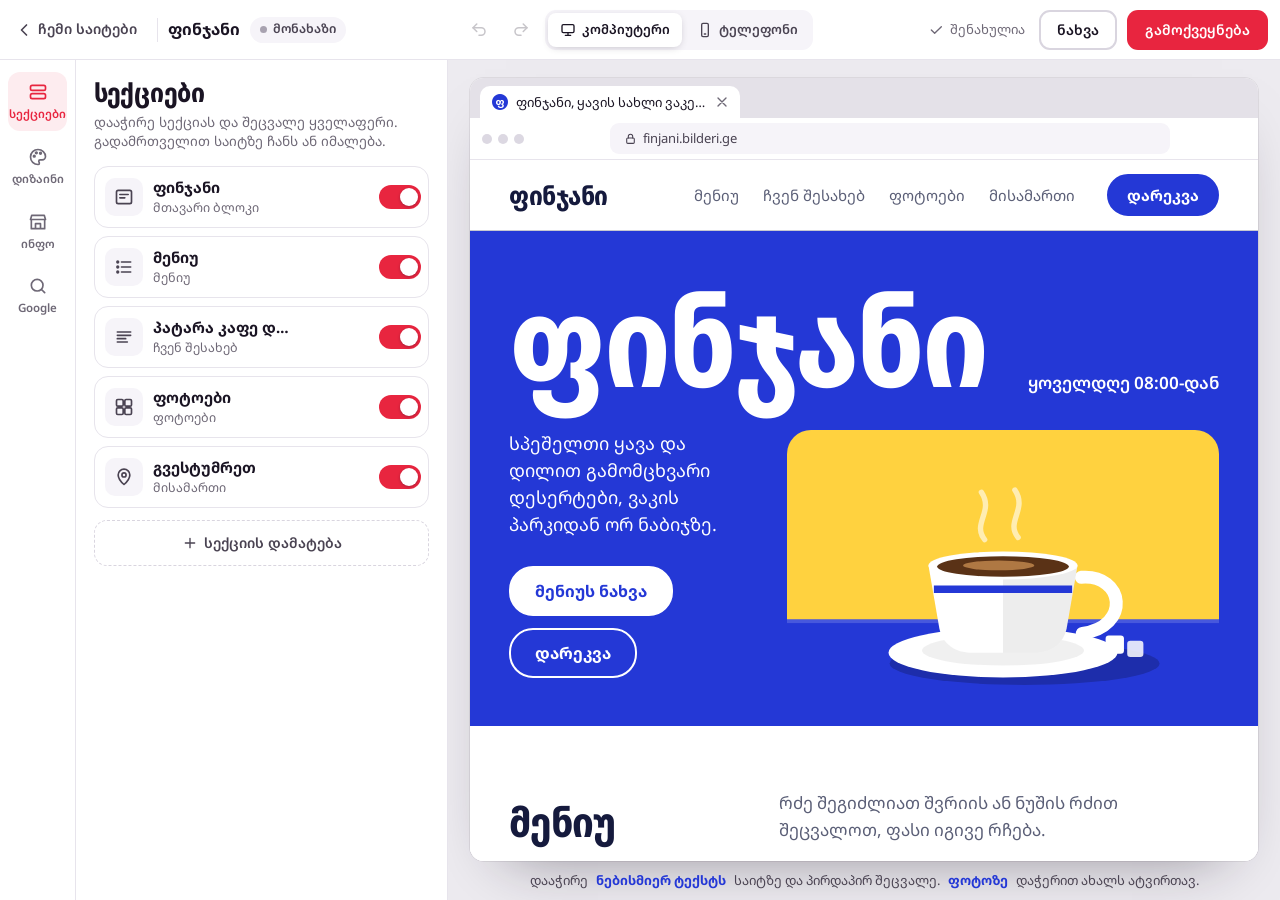
<file: editor/index.html>
<!DOCTYPE html>
<html lang="ka">
<head>
<meta charset="utf-8">
<meta name="viewport" content="width=device-width,initial-scale=1">
<title>ბილდერი რედაქტორი</title>
<link rel="preconnect" href="https://fonts.googleapis.com"><link rel="preconnect" href="https://fonts.gstatic.com" crossorigin>
<link rel="stylesheet" href="https://fonts.googleapis.com/css2?family=Noto+Sans+Georgian:wdth,wght@62.5..100,300..900&family=Noto+Serif+Georgian:wght@400..800&display=swap">
<style>
/* VOICE   სამუშაო ხელსაწყო: წყნარი, მკაფიო, ყურადღება საიტზეა
   IDEA    საბეჭდი მაგიდა: მარცხნივ ხელსაწყოები, შუაში საიტის ცოცხალი ანაბეჭდი ბრაუზერის ჩარჩოში
   PICTURE თვითონ საიტი, სადაც ტექსტს პირდაპირ წერ და ფოტოს დაჭერით ცვლი
   COLOUR  თეთრი პანელები, მელანი #1A1423, ბროწეული #E8253F მთავარ მოქმედებებზე, კობალტი #2438D6 მონიშვნაზე
   TYPE    Noto Sans Georgian 400/600, სათაურები ვიწრო 800
   LAYOUT  ლეპტოპზე ზოლი, ხატულები, პანელი, საიტი; ტელეფონზე საიტი ზემოთ, პანელი ქვემოთ, ჩანართები ბოლოში */
:root{color-scheme:light;--bg:#fff;--ink:#1A1423;--ink-2:#4A4352;--muted:#6E6876;--line:#E7E4EC;--line-2:#D9D5DF;--soft:#F6F4F9;--canvas:#EDEBF0;--red:#E8253F;--red-d:#CC1730;--red-s:#FDECEF;--cob:#2438D6;--cob-s:rgba(36,56,214,.12);--amber:#B26A00;--f:'Noto Sans Georgian','Noto Sans',system-ui,sans-serif;--ease:cubic-bezier(.2,.7,.2,1)}
*{box-sizing:border-box;min-width:0}
html,body{height:100%}
body{margin:0;background:var(--bg);color:var(--ink);font:400 15px/1.45 var(--f);overflow:hidden;display:grid;grid-template-columns:76px 372px minmax(0,1fr);grid-template-rows:60px minmax(0,1fr);grid-template-areas:"bar bar bar" "rail panel canvas"}
button{font:inherit;color:inherit}
svg{display:block;flex:none}
:focus-visible{outline:3px solid var(--cob);outline-offset:2px}
h2,h3{margin:0;font-weight:800;font-stretch:76%;letter-spacing:-.01em;line-height:1.1}

.btn{display:inline-flex;align-items:center;justify-content:center;gap:8px;min-height:40px;padding:0 16px;border-radius:11px;border:2px solid transparent;font:600 14px/1 var(--f);text-decoration:none;white-space:nowrap;cursor:pointer;transition:transform .15s var(--ease),background-color .15s,color .15s,box-shadow .15s}
.btn:active{transform:translateY(1px)}
.btn-red{background:var(--red);color:#fff}
.btn-red:hover{background:var(--red-d);box-shadow:0 10px 20px -12px rgba(232,37,63,.8)}
.btn-line{border-color:var(--line-2);background:#fff;color:var(--ink)}
.btn-line:hover{border-color:var(--ink)}
.btn-xs{min-height:36px;padding:0 12px;font-size:13px;border-radius:9px}
.btn-txt{border:0;background:none;padding:6px 4px;font-weight:600;font-size:13px;cursor:pointer;color:var(--ink-2)}
.btn-txt:hover{color:var(--ink);text-decoration:underline}
.danger{color:var(--red)!important}
.ib{display:inline-grid;place-items:center;width:36px;height:36px;border:0;border-radius:10px;background:transparent;color:var(--ink-2);cursor:pointer;transition:background-color .15s,color .15s}
.ib:hover:not(:disabled){background:var(--soft);color:var(--ink)}
.ib:disabled{opacity:.3;cursor:default}
.ib.sm{width:32px;height:32px;border-radius:9px}

.ebar{grid-area:bar;display:flex;align-items:center;gap:10px;padding:0 12px 0 10px;border-bottom:1px solid var(--line);background:#fff;z-index:5}
.back{display:flex;align-items:center;gap:4px;height:40px;padding:0 10px 0 4px;border:0;border-radius:10px;background:none;font-weight:600;font-size:14px;color:var(--ink-2);cursor:pointer}
.back:hover{background:var(--soft);color:var(--ink)}
.sep{width:1px;height:24px;background:var(--line)}
.ename{font-weight:700;font-size:16px;white-space:nowrap;overflow:hidden;text-overflow:ellipsis;max-width:220px}
.pill{display:inline-flex;align-items:center;gap:6px;height:26px;padding:0 10px;border-radius:99px;background:var(--soft);font-size:12.5px;font-weight:600;color:var(--ink-2);white-space:nowrap}
.pill i{width:7px;height:7px;border-radius:50%;background:#A8A2B0}
.pill.live i{background:var(--red)}
.pill.chg{background:#FFF4DE;color:var(--amber)}
.pill.chg i{background:#F0A21E}
.mid{display:flex;align-items:center;gap:6px;margin:0 auto}
.seg{display:flex;gap:3px;padding:3px;border-radius:11px;background:var(--soft)}
.seg button{display:flex;align-items:center;justify-content:center;gap:6px;min-height:34px;padding:0 12px;border:0;border-radius:8px;background:transparent;font-weight:600;font-size:13px;color:var(--ink-2);cursor:pointer;transition:background-color .15s,color .15s,box-shadow .15s}
.seg button:hover{color:var(--ink)}
.seg button[aria-pressed=true]{background:#fff;color:var(--ink);box-shadow:0 2px 8px -3px rgba(26,20,35,.3)}
.saved{display:flex;align-items:center;gap:6px;font-size:13px;color:var(--muted);white-space:nowrap;margin-right:4px}

.rail{grid-area:rail;display:flex;flex-direction:column;gap:6px;padding:12px 8px;border-right:1px solid var(--line);background:#fff}
.rail button{display:flex;flex-direction:column;align-items:center;gap:5px;padding:10px 2px;border:0;border-radius:12px;background:none;font-weight:600;font-size:11.5px;line-height:1.2;color:var(--muted);cursor:pointer;transition:background-color .15s,color .15s}
.rail button:hover{background:var(--soft);color:var(--ink)}
.rail button[aria-pressed=true]{background:var(--red-s);color:var(--red)}

.panel{grid-area:panel;overflow-y:auto;overscroll-behavior:contain;border-right:1px solid var(--line);background:#fff;padding:18px 18px 48px}
.p-head{display:flex;align-items:center;gap:6px;margin-bottom:6px}
.p-head h2{font-size:26px;margin-right:auto}
.p-head .ib:first-child{margin-left:-8px}
.p-sub{margin:0 0 14px;color:var(--muted);font-size:13.5px}
.grp{padding:16px 0 6px;border-top:1px solid var(--line)}
.grp:first-of-type{border-top:0}
.grp>h4{display:flex;align-items:center;justify-content:space-between;margin:0 0 12px;font-size:14px;font-weight:700}
.grp>h4 small{font-weight:500;color:var(--muted);font-size:12.5px}
.fld{display:block;margin-bottom:12px}
.fld>.lt{display:flex;justify-content:space-between;gap:8px;font-size:13px;font-weight:600;color:var(--ink-2);margin-bottom:6px}
.fld>.lt small{font-weight:500;color:var(--muted)}
.inp{width:100%;min-height:42px;padding:9px 12px;border:1.5px solid var(--line);border-radius:11px;background:#fff;font:400 16px/1.35 var(--f);color:var(--ink);transition:border-color .15s,box-shadow .15s}
.inp:hover{border-color:var(--line-2)}
.inp:focus{outline:none;border-color:var(--cob);box-shadow:0 0 0 3px var(--cob-s)}
textarea.inp{resize:vertical;min-height:84px}
select.inp{appearance:none;padding-right:34px;background:#fff url("data:image/svg+xml,%3Csvg xmlns='http://www.w3.org/2000/svg' width='12' height='8' viewBox='0 0 12 8'%3E%3Cpath d='M1 1l5 5 5-5' fill='none' stroke='%236E6876' stroke-width='2'/%3E%3C/svg%3E") no-repeat right 12px center}
input[type=range]{width:100%;accent-color:var(--red)}
.hint{margin:4px 0 12px;font-size:12.5px;color:var(--muted)}
.hint a,.lnk{color:var(--cob);font-weight:600;cursor:pointer;background:none;border:0;padding:0;font-size:inherit}
.affix{display:flex;align-items:center;border:1.5px solid var(--line);border-radius:11px;background:#fff;transition:border-color .15s,box-shadow .15s}
.affix:focus-within{border-color:var(--cob);box-shadow:0 0 0 3px var(--cob-s)}
.affix .inp{flex:1;width:auto;min-width:0;border:0;box-shadow:none!important;min-height:40px}
.affix em{font-style:normal;color:var(--muted);padding:0 12px;white-space:nowrap;font-size:14px}
.affix em:first-child{padding-right:0}
.st{display:flex;align-items:center;gap:6px;margin-top:6px;font-size:12.5px;font-weight:600}
.st.ok{color:#1F6FEB}
.st.bad{color:var(--red)}

.togl{display:flex;align-items:center;justify-content:space-between;gap:12px;min-height:44px;margin-bottom:6px;font-weight:600;font-size:14px;cursor:pointer}
.sw{appearance:none;flex:none;width:42px;height:24px;margin:0;border-radius:99px;background:var(--line-2);position:relative;cursor:pointer;transition:background-color .2s}
.sw::after{content:"";position:absolute;top:3px;left:3px;width:18px;height:18px;border-radius:50%;background:#fff;box-shadow:0 1px 3px rgba(26,20,35,.3);transition:transform .22s var(--ease)}
.sw:checked{background:var(--red)}
.sw:checked::after{transform:translateX(18px)}
.sw-wrap{display:grid;place-items:center;width:48px;height:44px;cursor:pointer;flex:none}

.slist{display:grid;gap:8px;margin-bottom:12px}
.srow{display:flex;align-items:center;gap:10px;padding:8px 4px 8px 10px;border:1px solid var(--line);border-radius:14px;background:#fff;cursor:pointer;transition:border-color .15s,box-shadow .15s,transform .15s var(--ease)}
.srow:hover{border-color:var(--line-2);box-shadow:0 8px 18px -14px rgba(26,20,35,.5)}
.srow.off{background:var(--soft)}
.srow.off .tx{opacity:.55}
.sic{display:grid;place-items:center;width:38px;height:38px;border-radius:10px;background:var(--soft);color:var(--ink-2);flex:none}
.srow:hover .sic{background:var(--red-s);color:var(--red)}
.tx{flex:1;min-width:0}
.tx b{display:block;font-size:15px;white-space:nowrap;overflow:hidden;text-overflow:ellipsis}
.tx small{display:block;font-size:12.5px;color:var(--muted)}
.mv{display:flex;opacity:0;transition:opacity .15s}
.srow:hover .mv,.srow:focus-within .mv{opacity:1}
.add-btn{display:flex;align-items:center;justify-content:center;gap:6px;width:100%;min-height:46px;border:1.5px dashed var(--line-2);border-radius:13px;background:none;font-weight:600;font-size:14px;color:var(--ink-2);cursor:pointer;transition:border-color .15s,color .15s,background-color .15s}
.add-btn:hover{border-color:var(--red);color:var(--red);background:var(--red-s)}
.add-btn.sm{min-height:40px;font-size:13px}
.types{display:grid;grid-template-columns:1fr 1fr;gap:8px}
.type{display:grid;gap:4px;padding:12px;border:1px solid var(--line);border-radius:14px;background:#fff;text-align:left;cursor:pointer;transition:border-color .15s,transform .15s var(--ease),box-shadow .15s}
.type:hover{border-color:var(--red);transform:translateY(-2px);box-shadow:0 12px 22px -16px rgba(26,20,35,.5)}
.type .sic{margin-bottom:4px}
.type b{font-size:14px}
.type small{font-size:12px;color:var(--muted);line-height:1.35}

.tones{display:grid;grid-template-columns:repeat(5,minmax(0,1fr));gap:6px;margin-bottom:10px}
.tone{display:grid;gap:5px;justify-items:center;padding:0;border:0;background:none;cursor:pointer;font-size:11.5px;font-weight:600;color:var(--ink-2);line-height:1.2;text-align:center}
.tone i{width:100%;height:40px;border-radius:11px;background:var(--c);box-shadow:inset 0 0 0 1.5px rgba(26,20,35,.12);transition:box-shadow .15s,transform .15s var(--ease)}
.tone.tc i{background:conic-gradient(#ff5a6e,#ffc83d,#7cd4ff,#2438d6,#b06bff,#ff5a6e)}
.tone:hover i{transform:translateY(-2px)}
.tone[aria-pressed=true]{color:var(--ink)}
.tone[aria-pressed=true] i{box-shadow:0 0 0 2px #fff,0 0 0 4px var(--cob)}
.colr{display:grid;grid-template-columns:44px minmax(0,1fr);gap:8px}
.colr input[type=color]{width:44px;height:42px;padding:3px;border:1.5px solid var(--line);border-radius:11px;background:#fff;cursor:pointer}
.presets{display:grid;grid-template-columns:1fr 1fr;gap:8px}
.preset{display:grid;gap:8px;padding:10px 12px;border:1px solid var(--line);border-radius:13px;background:#fff;text-align:left;cursor:pointer;font-weight:600;font-size:13px;transition:border-color .15s,box-shadow .15s}
.preset:hover{border-color:var(--line-2)}
.preset[aria-pressed=true]{border-color:var(--cob);box-shadow:0 0 0 3px var(--cob-s)}
.preset span{display:flex}
.preset span i{width:20px;height:20px;border-radius:50%;background:var(--c);box-shadow:0 0 0 2px #fff,inset 0 0 0 1px rgba(26,20,35,.15);margin-right:-4px}
.cards2{display:grid;grid-template-columns:1fr 1fr;gap:8px}
.optc{display:grid;gap:6px;padding:12px;border:1px solid var(--line);border-radius:13px;background:#fff;text-align:left;cursor:pointer;transition:border-color .15s,box-shadow .15s}
.optc:hover{border-color:var(--line-2)}
.optc[aria-pressed=true]{border-color:var(--cob);box-shadow:0 0 0 3px var(--cob-s)}
.optc b{font-size:30px;line-height:1;font-weight:800;font-stretch:74%}
.optc b.serif{font-family:'Noto Serif Georgian',serif;font-weight:700;font-stretch:100%;font-size:26px}
.optc small{font-size:12.5px;color:var(--muted);font-weight:600}
.corner{width:30px;height:22px;border:2px solid currentColor;border-right:0;border-bottom:0}
.lay{display:flex;gap:6px;align-items:center}
.lay i{display:block;border-radius:3px;background:currentColor;opacity:.35}

.imgf{display:flex;gap:12px;align-items:center;margin-bottom:10px}
.thumb{width:96px;height:72px;border-radius:11px;object-fit:cover;background:var(--soft);border:1px solid var(--line);flex:none}
.thumb.contain{object-fit:contain;padding:6px;background:repeating-conic-gradient(#f1eff4 0 25%,#fff 0 50%) 0 0/14px 14px}
.imgf-b{display:flex;flex-wrap:wrap;gap:4px 10px;align-items:center}
.drop{display:grid;justify-items:center;gap:4px;width:100%;padding:18px 12px;margin-bottom:10px;border:1.5px dashed var(--line-2);border-radius:13px;background:var(--soft);cursor:pointer;color:var(--ink-2);transition:border-color .15s,background-color .15s,color .15s}
.drop:hover{border-color:var(--red);background:var(--red-s);color:var(--red)}
.drop b{font-size:14px}
.drop small{font-size:12px;color:var(--muted)}
.gal{display:grid;grid-template-columns:repeat(3,minmax(0,1fr));gap:8px;margin-bottom:8px}
.g-it{position:relative;aspect-ratio:1;border-radius:11px;overflow:hidden;background:var(--soft)}
.g-it img{width:100%;height:100%;object-fit:cover;display:block}
.g-ov{position:absolute;inset:0;display:flex;flex-wrap:wrap;align-content:flex-end;justify-content:center;gap:2px;padding:4px;background:linear-gradient(transparent 40%,rgba(26,20,35,.65));opacity:0;transition:opacity .15s}
.g-it:hover .g-ov,.g-it:focus-within .g-ov{opacity:1}
.g-ov button{width:28px;height:28px;display:grid;place-items:center;border:0;border-radius:8px;background:rgba(255,255,255,.92);cursor:pointer}
.g-add{aspect-ratio:1;display:grid;place-items:center;align-content:center;gap:4px;border:1.5px dashed var(--line-2);border-radius:11px;background:none;cursor:pointer;color:var(--ink-2);font-size:12.5px;font-weight:600}
.g-add:hover{border-color:var(--red);color:var(--red);background:var(--red-s)}

.box{border:1px solid var(--line);border-radius:14px;padding:10px;margin-bottom:8px;background:#fff}
.b-top{display:flex;gap:4px;align-items:center}
.b-top .inp{flex:1}
.b-sub{display:grid;gap:8px;margin-top:8px}
.b-sub .seg button{flex:1}
.row-link{display:grid;grid-template-columns:minmax(0,1fr);gap:6px}
.ln-note{font-size:12.5px;color:var(--muted);padding:0 2px}
.cat-ed{border:1px solid var(--line);border-radius:14px;margin-bottom:10px;background:#fff;overflow:hidden}
.c-top{display:flex;gap:2px;align-items:center;padding:6px 4px 6px 4px;background:var(--soft)}
.c-top .inp{flex:1;font-weight:700;min-height:38px;background:#fff}
.c-top .chev{transition:transform .2s var(--ease)}
.cat-ed.open .c-top .chev{transform:rotate(90deg)}
.items{padding:8px}
.it{padding:6px 0;border-bottom:1px solid var(--line)}
.it:last-of-type{border-bottom:0}
.i-top{display:grid;grid-template-columns:minmax(0,1fr) 82px 32px;gap:6px;align-items:center}
.price{display:flex;align-items:center;border:1.5px solid var(--line);border-radius:11px;transition:border-color .15s,box-shadow .15s}
.price:focus-within{border-color:var(--cob);box-shadow:0 0 0 3px var(--cob-s)}
.price .inp{border:0;box-shadow:none!important;padding-right:2px;text-align:right;min-height:38px}
.price em{font-style:normal;color:var(--muted);padding:0 10px 0 2px}
.i-top>.inp{min-height:42px}
.i-more{display:grid;gap:6px;margin-top:6px;padding-left:2px}
.i-row{display:flex;gap:2px;align-items:center}
.i-row .inp{flex:1}
.it.open .i-top .ib{background:var(--soft)}
.hrow{display:grid;grid-template-columns:minmax(0,1.3fr) minmax(0,1fr) 32px;gap:6px;margin-bottom:6px;align-items:center}
.para{display:flex;gap:4px;align-items:flex-start;margin-bottom:8px}
.para textarea{flex:1}
.tabprev{display:flex;align-items:center;gap:8px;width:max-content;max-width:100%;padding:8px 14px;margin-bottom:12px;border-radius:10px 10px 0 0;background:var(--soft);box-shadow:inset 0 -2px 0 #fff;font-size:13px}
.tabprev img{width:16px;height:16px;border-radius:3px}
.tabprev span{white-space:nowrap;overflow:hidden;text-overflow:ellipsis;max-width:200px}
.favs{display:flex;align-items:flex-end;gap:12px;margin-bottom:12px}
.favs img{border-radius:8px;box-shadow:0 0 0 1px var(--line)}
.serp,.fb{border:1px solid var(--line);border-radius:14px;padding:12px 14px;margin:4px 0 12px;background:#fff}
.serp small{display:block;font-size:12px;color:var(--muted)}
.serp b{display:block;color:#1a0dab;font-size:17px;font-weight:500;line-height:1.3;margin:3px 0}
.serp p,.fb p{margin:0;font-size:13px;color:var(--ink-2);line-height:1.45}
.fb{padding:0;overflow:hidden}
.fb img{display:block;width:100%;aspect-ratio:1.91;object-fit:cover;background:var(--soft)}
.fb div{padding:10px 12px;background:#F0F2F5}
.fb small{display:block;font-size:12px;color:#65676B}
.fb b{display:block;font-size:15px;line-height:1.3;margin:2px 0}

.canvas{grid-area:canvas;display:flex;flex-direction:column;align-items:center;gap:10px;padding:18px 22px 10px;background:var(--canvas);overflow:hidden}
.browser{flex:1;width:100%;max-width:1360px;display:flex;flex-direction:column;background:#fff;border-radius:14px;box-shadow:0 0 0 1px rgba(26,20,35,.08),0 28px 60px -36px rgba(26,20,35,.5);overflow:hidden;transition:max-width .4s var(--ease),border-radius .3s,padding .3s}
.b-tabs{display:flex;align-items:flex-end;gap:8px;height:40px;padding:0 10px;background:#E4E1E8;flex:none}
.b-tab{display:flex;align-items:center;gap:8px;height:32px;max-width:260px;padding:0 10px 0 12px;background:#fff;border-radius:10px 10px 0 0;font-size:13px;color:var(--ink)}
.b-tab img{width:16px;height:16px;border-radius:3px}
.b-tab span{flex:1;white-space:nowrap;overflow:hidden;text-overflow:ellipsis}
.b-tab svg{color:var(--muted)}
.b-url{display:flex;align-items:center;gap:10px;height:42px;padding:0 12px;border-bottom:1px solid var(--line);background:#fff;flex:none}
.b-url .dots{display:flex;gap:6px}
.b-url .dots i{width:10px;height:10px;border-radius:50%;background:#DCD8E2}
.b-url .addr{flex:1;display:flex;align-items:center;gap:6px;max-width:560px;margin:0 auto;padding:6px 14px;border-radius:9px;background:var(--soft);font-size:13px;color:var(--ink-2);white-space:nowrap;overflow:hidden}
.b-view{position:relative;flex:1;background:#fff}
.b-view iframe{position:absolute;inset:0;width:100%;height:100%;border:0;background:#fff}
.browser.phone{max-width:410px;max-height:880px;border-radius:44px;padding:11px;background:var(--ink)}
.browser.phone .b-tabs,.browser.phone .dots{display:none}
.browser.phone .b-url{border-radius:33px 33px 0 0;height:46px;padding-top:6px}
.browser.phone .b-view{border-radius:0 0 33px 33px;overflow:hidden}
.c-hint{display:flex;align-items:center;gap:8px;margin:0;font-size:13px;color:var(--ink-2)}
.c-hint b{color:var(--cob)}

.modal{position:fixed;inset:0;z-index:100;display:grid;place-items:center;padding:16px;background:rgba(26,20,35,.55);-webkit-backdrop-filter:blur(3px);backdrop-filter:blur(3px);opacity:0;visibility:hidden;transition:opacity .25s,visibility .25s}
.modal.open{opacity:1;visibility:visible}
.mbox{position:relative;width:min(560px,100%);max-height:100%;overflow:auto;background:#fff;border-radius:24px;padding:28px;transform:translateY(16px) scale(.98);transition:transform .35s var(--ease)}
.modal.open .mbox{transform:none}
.mbox .x{position:absolute;right:12px;top:12px}
.okc{display:grid;place-items:center;width:64px;height:64px;border-radius:50%;background:var(--red);color:#fff;margin-bottom:16px;animation:pop .5s var(--ease)}
@keyframes pop{0%{transform:scale(.4)}70%{transform:scale(1.08)}100%{transform:scale(1)}}
.mbox h3{font-size:34px;margin-bottom:6px}
.mbox>p{color:var(--ink-2);margin:0 0 14px}
.copy{display:flex;align-items:center;gap:8px;padding:6px 6px 6px 14px;border:1.5px solid var(--line);border-radius:13px;margin-bottom:12px;font-weight:600}
.copy span{flex:1;white-space:nowrap;overflow:hidden;text-overflow:ellipsis}
.share{display:flex;gap:8px;margin-bottom:18px}
.share .btn{flex:1}
.qrb{display:grid;grid-template-columns:120px minmax(0,1fr);gap:16px;align-items:center;padding:16px 0;border-top:1px solid var(--line);margin-bottom:12px}
.qrb svg{width:120px;height:120px}
.qrb b{display:block;font-size:16px;margin-bottom:4px}
.qrb p{margin:0 0 10px;font-size:13.5px;color:var(--ink-2)}
.wide{width:100%;min-height:50px;font-size:16px}
.vbox{width:min(1300px,100%);height:min(900px,100%);display:flex;flex-direction:column;background:#fff;border-radius:20px;overflow:hidden;transform:translateY(16px) scale(.98);transition:transform .35s var(--ease)}
.modal.open .vbox{transform:none}
.vbar{display:flex;align-items:center;gap:10px;padding:8px 8px 8px 16px;border-bottom:1px solid var(--line)}
.vbar b{margin-right:auto}
.vstage{flex:1;display:flex;justify-content:center;background:var(--canvas);overflow:hidden}
.vstage iframe{border:0;width:100%;height:100%;background:#fff}
.vstage.ph{padding:18px}
.vstage.ph iframe{width:390px;max-width:100%;border-radius:28px;box-shadow:0 0 0 8px var(--ink)}
.toast{position:fixed;left:50%;bottom:22px;z-index:120;display:flex;align-items:center;gap:14px;max-width:calc(100% - 32px);transform:translate(-50%,14px);background:var(--ink);color:#fff;padding:10px 12px 10px 16px;border-radius:13px;font-size:14px;opacity:0;pointer-events:none;transition:opacity .25s,transform .25s var(--ease);box-shadow:0 16px 30px -16px rgba(26,20,35,.7)}
.toast.on{opacity:1;transform:translate(-50%,0);pointer-events:auto}
.toast button{border:0;background:rgba(255,255,255,.14);color:#fff;border-radius:9px;padding:7px 12px;font-weight:600;font-size:13px;cursor:pointer}
.toast button:empty{display:none}

@media(max-width:1180px){body{grid-template-columns:72px 340px minmax(0,1fr)}.saved span,.back span{display:none}}
@media(max-width:900px){
body{grid-template-columns:minmax(0,1fr);grid-template-rows:56px minmax(0,44%) minmax(0,1fr) 64px;grid-template-areas:"bar" "canvas" "panel" "rail"}
.ebar{gap:6px;padding:0 8px 0 4px}
.mid{margin:0 0 0 auto}
.mid .seg,.saved,#preview-btn,.sep,.pill{display:none}
.ename{max-width:40vw}
.rail{flex-direction:row;gap:4px;padding:5px 6px;border-right:0;border-top:1px solid var(--line)}
.rail button{flex:1;padding:6px 2px}
.panel{border-right:0;border-top:1px solid var(--line);border-radius:18px 18px 0 0;box-shadow:0 -14px 30px -26px rgba(26,20,35,.6);padding:14px 16px 32px}
.canvas{padding:8px 8px 6px}
.browser{border-radius:12px}
.b-tabs,.c-hint{display:none}
.b-url{height:36px}
.mv{opacity:1}
.g-ov{opacity:1}
}
@media(prefers-reduced-motion:reduce){*,*::before,*::after{animation:none!important;transition:none!important}}
</style>
</head>
<body>
<header class="ebar">
  <button class="back" type="button" data-demo="sites"><span data-ic="back"></span><span>ჩემი საიტები</span></button>
  <span class="sep"></span>
  <span class="ename" id="e-name"></span>
  <span class="pill" id="status"><i></i><span>მონახაზი</span></span>
  <div class="mid">
    <button class="ib" type="button" id="undo" aria-label="გაუქმება" title="გაუქმება (Ctrl+Z)"><span data-ic="undo"></span></button>
    <button class="ib" type="button" id="redo" aria-label="დაბრუნება" title="დაბრუნება (Ctrl+Shift+Z)"><span data-ic="redo"></span></button>
    <div class="seg" role="group" aria-label="ეკრანი">
      <button type="button" data-dev="desk" aria-pressed="true"><span data-ic="desk"></span>კომპიუტერი</button>
      <button type="button" data-dev="phone" aria-pressed="false"><span data-ic="phone"></span>ტელეფონი</button>
    </div>
  </div>
  <span class="saved" id="saved"><span data-ic="check"></span><span>შენახულია</span></span>
  <button class="btn btn-line" type="button" id="preview-btn">ნახვა</button>
  <button class="btn btn-red" type="button" id="publish-btn">გამოქვეყნება</button>
</header>

<nav class="rail" id="rail" aria-label="რედაქტორის ჩანართები">
  <button type="button" data-tab="sections" aria-pressed="true"><span data-ic="sections"></span>სექციები</button>
  <button type="button" data-tab="design" aria-pressed="false"><span data-ic="design"></span>დიზაინი</button>
  <button type="button" data-tab="info" aria-pressed="false"><span data-ic="info"></span>ინფო</button>
  <button type="button" data-tab="seo" aria-pressed="false"><span data-ic="seo"></span>Google</button>
</nav>

<aside class="panel" id="panel" aria-label="პარამეტრები"></aside>

<main class="canvas">
  <div class="browser" id="browser">
    <div class="b-tabs"><div class="b-tab"><img id="tab-fav" alt=""><span id="tab-title"></span><span data-ic="x"></span></div></div>
    <div class="b-url"><span class="dots"><i></i><i></i><i></i></span><span class="addr"><span data-ic="lock"></span><span id="b-url"></span></span></div>
    <div class="b-view"><iframe id="frame" title="საიტის რედაქტირება"></iframe></div>
  </div>
  <p class="c-hint">დააჭირე <b>ნებისმიერ ტექსტს</b> საიტზე და პირდაპირ შეცვალე. <b>ფოტოზე</b> დაჭერით ახალს ატვირთავ.</p>
</main>

<input type="file" id="file" accept="image/*" hidden>

<div class="modal" id="pub" aria-hidden="true">
  <div class="mbox" role="dialog" aria-modal="true" aria-labelledby="pub-t">
    <button class="ib x" type="button" data-close aria-label="დახურვა"><span data-ic="x"></span></button>
    <div class="okc"><span data-ic="check"></span></div>
    <h3 id="pub-t">საიტი გამოქვეყნდა!</h3>
    <p>ახლა ყველას შეუძლია მისი ნახვა:</p>
    <div class="copy"><span id="pub-url"></span><button class="btn btn-line btn-xs" type="button" id="copy">კოპირება</button></div>
    <div class="share"><button class="btn btn-line" type="button" data-demo="share">Facebook</button><button class="btn btn-line" type="button" data-demo="share">WhatsApp</button><button class="btn btn-line" type="button" data-demo="share">Messenger</button></div>
    <div class="qrb"><span id="qr"></span><div><b>QR კოდი მაგიდებისთვის</b><p>დაბეჭდე და დადე მაგიდებზე. სტუმარი მენიუს ტელეფონზე ნახავს.</p><button class="btn btn-line btn-xs" type="button" data-demo="qr">QR-ის გადმოწერა</button></div></div>
    <button class="btn btn-red wide" type="button" id="pub-view">საიტის ნახვა</button>
  </div>
</div>

<div class="modal" id="view" aria-hidden="true">
  <div class="vbox" role="dialog" aria-modal="true" aria-label="საიტის ნახვა">
    <div class="vbar"><b id="v-title"></b>
      <div class="seg" role="group" aria-label="ეკრანი"><button type="button" data-vdev="desk" aria-pressed="true">კომპიუტერი</button><button type="button" data-vdev="phone" aria-pressed="false">ტელეფონი</button></div>
      <button class="ib" type="button" data-close aria-label="დახურვა"><span data-ic="x"></span></button>
    </div>
    <div class="vstage" id="vstage"><iframe id="vframe" title="საიტი"></iframe></div>
  </div>
</div>
<div class="toast" id="toast" role="status"><span id="toast-msg"></span><button type="button" id="toast-act"></button></div>

<script>
/* შაბლონი „სუფრა" — კაფეებისა და რესტორნებისთვის. ვერსია 2.
   renderSite(site) ერთ საიტის აღწერას (JSON) სრულ HTML გვერდად აქცევს.
   renderParts(site, {edit:true}) რედაქტორისთვისაა: ტექსტებს, ფოტოებს და სექციებს
   data-e / data-img / data-sec ნიშნებს უმატებს, რომ საიტზე პირდაპირ შეიცვალოს.
   სუფთა ფუნქციაა, DOM-ს არ იყენებს: იმუშავებს ბრაუზერშიც და Cloudflare Worker-შიც. */
(function (root) {
  'use strict';

  const PLATFORM = { madeWith: 'აწყობილია ბილდერზე', url: '#' }; // დროებითი სახელი

  const FONT_CSS = 'https://fonts.googleapis.com/css2?family=Noto+Sans+Georgian:wdth,wght@62.5..100,300..900&family=Noto+Serif+Georgian:wght@400..800&display=swap';

  const FONTS = {
    modern: { display: "'Noto Sans Georgian','Noto Sans',system-ui,sans-serif", weight: 800, stretch: '74%', track: '-0.02em' },
    classic: { display: "'Noto Serif Georgian','Noto Serif',Georgia,serif", weight: 700, stretch: '100%', track: '-0.015em' }
  };
  const CORNERS = { sharp: '2px', soft: '10px', round: '24px' };
  const DEFAULT_COLORS = { bg: '#ffffff', ink: '#16181d', surface: '#f1f2f4', accent: '#c8102e', accentInk: '#ffffff' };
  const TONES = ['base', 'surface', 'accent', 'inverse', 'custom'];
  const LABELS = { hero: 'მთავარი ბლოკი', menu: 'მენიუ', about: 'ჩვენ შესახებ', gallery: 'ფოტოები', visit: 'მისამართი', cta: 'ბანერი' };
  const NAV_DEFAULT = { menu: 'მენიუ', about: 'ჩვენ შესახებ', gallery: 'ფოტოები', visit: 'მისამართი' };

  // ყველაფერი, რასაც მომხმარებელი წერს, აქ გადის: ასე სხვისი კოდი საიტში ვერ ჩაჯდება.
  const esc = (v) => String(v ?? '').replace(/[&<>"']/g, (c) => ({ '&': '&amp;', '<': '&lt;', '>': '&gt;', '"': '&quot;', "'": '&#39;' })[c]);
  const okLink = (s) => /^(https?:\/\/|tel:|mailto:|#[\w-]*$)/i.test(s);
  const imgSrc = (u) => { const s = String(u ?? '').trim(); return /^(https?:\/\/|\/|data:image\/)/i.test(s) ? esc(s) : ''; };
  const color = (c, d) => (/^#[0-9a-f]{3}([0-9a-f]{3})?$/i.test(String(c || '')) ? c : d);
  const tel = (p) => 'tel:' + String(p || '').replace(/[^\d+]/g, '');
  const wa = (n) => 'https://wa.me/' + String(n || '').replace(/\D/g, '');
  const num = (p) => {
    const n = Number(p);
    if (p === '' || p == null || !isFinite(n)) return esc(p);
    return String(Number.isInteger(n) ? n : n.toFixed(2));
  };
  const lum = (hex) => {
    let h = hex.slice(1);
    if (h.length === 3) h = h.split('').map((c) => c + c).join('');
    const ch = [0, 2, 4].map((i) => parseInt(h.slice(i, i + 2), 16) / 255).map((v) => (v <= 0.03928 ? v / 12.92 : ((v + 0.055) / 1.055) ** 2.4));
    return 0.2126 * ch[0] + 0.7152 * ch[1] + 0.0722 * ch[2];
  };
  const autoInk = (bg) => (lum(bg) > 0.42 ? '#16181d' : '#ffffff');

  function make(site, opts) {
    site = site || {};
    const edit = !!(opts && opts.edit);
    const c = site.contact || {};
    const E = (p) => (edit ? ` data-e="${p}"` : '');
    const N = (p) => (edit ? ` data-e="${p}" data-num="1"` : '');
    const I = (p) => (edit ? ` data-img="${p}"` : '');
    const href = (u) => {
      const s = String(u ?? '').trim();
      if (s === '@phone') return esc(tel(c.phone));
      if (s === '@whatsapp') return esc(wa(c.whatsapp || c.phone));
      return okLink(s) ? esc(s) : '#';
    };
    const has = (im) => !!(im && imgSrc(im.src));
    const img = (im, cls, path, first) => {
      if (!has(im)) return edit ? `<div class="${cls} img-empty"${I(path)}><span>ფოტოს დამატება</span></div>` : '';
      return `<img class="${cls}" src="${imgSrc(im.src)}" alt="${esc(im.alt)}"${first ? ' fetchpriority="high"' : ' loading="lazy"'} decoding="async"${I(path)}>`;
    };
    const btns = (list, base) => {
      const out = (list || []).map((b, j) => {
        if (!b || (!b.label && !edit)) return '';
        const outline = b.style ? b.style === 'outline' : j > 0;
        return `<a class="btn${outline ? ' btn-alt' : ''}" href="${href(b.link)}"${edit ? ` data-btn="${base}.${j}"` : ''}><span${E(`${base}.${j}.label`)}>${esc(b.label)}</span></a>`;
      }).join('');
      return out ? `<div class="actions">${out}</div>` : '';
    };
    const sid = (s) => esc(s.id || s.type);
    const open = (s, i, cls, withId) => {
      const t = TONES.includes(s.tone) ? s.tone : 'base';
      let style = '';
      if (t === 'custom') {
        const bg = color(s.bg, '#ffffff');
        const fg = color(s.fg, autoInk(bg));
        style = ` style="--b:${bg};--t:${fg};--hi:${fg};--bb:${fg};--bi:${bg}"`;
      }
      return `<section class="${cls} tone-${t}"${withId === false ? '' : ` id="${sid(s)}"`}${style}${edit ? ` data-sec="${i}"` : ''}>`;
    };
    const P = (i) => `sections.${i}`;

    const S = {};

    S.hero = (s, i) => {
      const lead = s.tagline ? `<p class="lead"${E(P(i) + '.tagline')}>${esc(s.tagline)}</p>` : '';
      const note = s.note ? `<p class="note"${E(P(i) + '.note')}>${esc(s.note)}</p>` : '';
      const actions = btns(s.buttons, P(i) + '.buttons');
      const h1 = `<h1${E('name')}>${esc(site.name)}</h1>`;
      if (s.variant === 'photo') {
        return `<section class="hero hero-photo"${edit ? ` data-sec="${i}"` : ''}>${img(s.image, 'hero-bg', P(i) + '.image', true)}
<div class="hero-in">${h1}${lead}${actions}${note}</div></section>`;
      }
      const fig = has(s.image) || edit ? `<figure class="hero-fig">${img(s.image, 'hero-img', P(i) + '.image', true)}</figure>` : '';
      return `${open(s, i, 'hero hero-poster band', false)}<div class="wrap">
<div class="hero-top">${h1}${note}</div>
<div class="hero-grid${fig ? '' : ' no-img'}"><div class="hero-side">${lead}${actions}</div>${fig}</div></div></section>`;
    };

    S.menu = (s, i) => {
      const cats = (s.categories || []).map((cat, k) => {
        const cp = `${P(i)}.categories.${k}`;
        return `<div class="cat"><h3${E(cp + '.name')}>${esc(cat.name)}</h3><ul>${(cat.items || []).map((it, j) => {
          const ip = `${cp}.items.${j}`;
          return `<li><div class="item"><span class="nm"${E(ip + '.name')}>${esc(it.name)}</span>${it.tag ? `<span class="tag"${E(ip + '.tag')}>${esc(it.tag)}</span>` : ''}<span class="fill"></span><span class="pr"><span${N(ip + '.price')}>${num(it.price)}</span>&nbsp;₾</span></div>${it.desc ? `<p class="ds"${E(ip + '.desc')}>${esc(it.desc)}</p>` : ''}</li>`;
        }).join('')}</ul></div>`;
      }).join('');
      const title = s.title ?? 'მენიუ';
      return `${open(s, i, 'band')}<div class="wrap">
${title || s.note ? `<div class="head">${title ? `<h2${E(P(i) + '.title')}>${esc(title)}</h2>` : ''}${s.note ? `<p${E(P(i) + '.note')}>${esc(s.note)}</p>` : ''}</div>` : ''}
<div class="cats">${cats}</div>${btns(s.buttons, P(i) + '.buttons')}</div></section>`;
    };

    S.about = (s, i) => {
      const pic = has(s.image) || edit ? img(s.image, 'about-img', P(i) + '.image') : '';
      const title = s.title ?? 'ჩვენ შესახებ';
      return `${open(s, i, 'band')}<div class="wrap about${pic ? '' : ' no-img'}${s.flip ? ' flip' : ''}">
${pic}<div class="about-text">${title ? `<h2${E(P(i) + '.title')}>${esc(title)}</h2>` : ''}${(s.paragraphs || []).map((p, k) => (p || edit ? `<p${E(`${P(i)}.paragraphs.${k}`)}>${esc(p)}</p>` : '')).join('')}${btns(s.buttons, P(i) + '.buttons')}</div></div></section>`;
    };

    S.gallery = (s, i) => {
      const ims = (s.images || []).filter((im) => has(im) || edit).slice(0, 12);
      const mode = ims.length === 5 ? 'g5' : ims.length === 3 ? 'g3' : 'gn';
      const title = s.title ?? 'ფოტოები';
      const tiles = ims.length
        ? ims.map((im) => `<figure>${img(im, 'g-img', `${P(i)}.images.${(s.images || []).indexOf(im)}`)}</figure>`).join('')
        : (edit ? `<figure><div class="g-img img-empty" data-img="${P(i)}.images.0"><span>ფოტოების დამატება</span></div></figure>` : '');
      return `${open(s, i, 'band')}<div class="wrap">
${title || s.note ? `<div class="head">${title ? `<h2${E(P(i) + '.title')}>${esc(title)}</h2>` : ''}${s.note ? `<p${E(P(i) + '.note')}>${esc(s.note)}</p>` : ''}</div>` : ''}
<div class="grid ${mode}">${tiles}</div>${btns(s.buttons, P(i) + '.buttons')}</div></section>`;
    };

    S.visit = (s, i) => {
      const map = 'https://www.google.com/maps/search/?api=1&query=' + encodeURIComponent(c.mapQuery || c.address || site.name || '');
      const hours = (site.hours || []).map((h, k) => `<div class="row"><dt${E(`hours.${k}.days`)}>${esc(h.days)}</dt><dd${E(`hours.${k}.time`)}>${esc(h.time)}</dd></div>`).join('');
      const row = (k, u, v, path, pre) => `<li class="row"><span>${k}</span><a href="${href(u)}">${pre || ''}<span${E(path)}>${esc(v)}</span></a></li>`;
      const links = [
        c.phone && row('ტელეფონი', tel(c.phone), c.phone, 'contact.phone'),
        c.whatsapp && row('WhatsApp', wa(c.whatsapp), s.waLabel ?? 'მოგვწერეთ', P(i) + '.waLabel'),
        c.instagram && row('Instagram', 'https://instagram.com/' + encodeURIComponent(c.instagram), c.instagram, 'contact.instagram', '@'),
        c.facebook && row('Facebook', 'https://facebook.com/' + encodeURIComponent(c.facebook), c.facebook, 'contact.facebook')
      ].filter(Boolean).join('');
      const title = s.title ?? 'გვესტუმრეთ';
      const mapLabel = s.mapLabel ?? 'რუკაზე ნახვა';
      return `${open(s, i, 'band')}<div class="wrap visit">
<div class="v-main">${title ? `<h2${E(P(i) + '.title')}>${esc(title)}</h2>` : ''}${c.address ? `<p class="addr"${E('contact.address')}>${esc(c.address)}</p>` : ''}${s.note ? `<p class="v-note"${E(P(i) + '.note')}>${esc(s.note)}</p>` : ''}
${mapLabel ? `<div class="actions"><a class="btn" href="${esc(map)}"${edit ? ` data-btn="${P(i)}.map"` : ''}><span${E(P(i) + '.mapLabel')}>${esc(mapLabel)}</span></a></div>` : ''}${btns(s.buttons, P(i) + '.buttons')}</div>
${hours ? `<div><h3${E(P(i) + '.hoursTitle')}>${esc(s.hoursTitle ?? 'სამუშაო საათები')}</h3><dl class="list">${hours}</dl></div>` : ''}
${links ? `<div><h3${E(P(i) + '.contactTitle')}>${esc(s.contactTitle ?? 'კონტაქტი')}</h3><ul class="list">${links}</ul></div>` : ''}</div></section>`;
    };

    S.cta = (s, i) => `${open(s, i, 'band cta')}<div class="wrap cta-in"><div>${s.title ? `<h2${E(P(i) + '.title')}>${esc(s.title)}</h2>` : ''}${s.text ? `<p class="cta-text"${E(P(i) + '.text')}>${esc(s.text)}</p>` : ''}</div>${btns(s.buttons, P(i) + '.buttons')}</div></section>`;

    const all = (site.sections || []).map((s, i) => ({ s, i })).filter(({ s }) => s && s.enabled !== false && S[s.type]);

    const b = site.brand || {};
    const logo = has(b.logo) ? `<img class="logo-img" src="${imgSrc(b.logo.src)}" alt="${esc(site.name)}"${I('brand.logo')}>` : '';
    const showName = !logo || b.showName !== false;
    const navLinks = all.filter(({ s }) => (s.inNav ?? !!NAV_DEFAULT[s.type]) && s.type !== 'hero')
      .map(({ s, i }) => `<a href="#${sid(s)}"${E(P(i) + '.navLabel')}>${esc(s.navLabel ?? NAV_DEFAULT[s.type] ?? s.title ?? LABELS[s.type])}</a>`).join('');
    const nb = site.navButton || {};
    const showNb = nb.show !== false && (nb.link || c.phone);
    const nav = `<header class="nav tone-base"><div class="wrap nav-in"><a class="brand" href="#top">${logo}${showName ? `<span${E('name')}>${esc(site.name)}</span>` : ''}</a>
<nav aria-label="გვერდის ნაწილები">${navLinks}</nav>${showNb ? `<a class="btn btn-sm" href="${href(nb.link || '@phone')}"${edit ? ' data-btn="navButton"' : ''}><span${E('navButton.label')}>${esc(nb.label ?? 'დარეკვა')}</span></a>` : ''}</div></header>`;

    const f = site.footer || {};
    const footer = `<footer class="foot tone-base"><div class="wrap foot-in"><p><strong${E('name')}>${esc(site.name)}</strong>${c.address ? `<span${E('contact.address')}>${esc(c.address)}</span>` : ''}${f.text ? `<span${E('footer.text')}>${esc(f.text)}</span>` : ''}</p>
<a class="made" href="${esc(PLATFORM.url)}">${esc(PLATFORM.madeWith)}</a></div></footer>`;

    const t = site.theme || {};
    const k = t.colors || {};
    const fo = FONTS[t.font] || FONTS.modern;
    const col = (n) => color(k[n], DEFAULT_COLORS[n]);
    const lh = Math.min(96, Math.max(20, Number(b.logoHeight) || 36));
    const css = `:root{--bg:${col('bg')};--ink:${col('ink')};--surface:${col('surface')};--accent:${col('accent')};--accent-ink:${col('accentInk')};--r:${CORNERS[t.corners] || CORNERS.soft};--display:${fo.display};--dw:${fo.weight};--ds:${fo.stretch};--dt:${fo.track};--logo-h:${lh}px}\n` + BASE_CSS;

    const meta = site.meta || {};
    const title = meta.title || site.name || '';
    const shareImg = has(meta.image) ? imgSrc(meta.image.src) : '';
    const head = `<title>${esc(title)}</title>${meta.description ? `<meta name="description" content="${esc(meta.description)}">` : ''}
<meta property="og:title" content="${esc(title)}">${meta.description ? `<meta property="og:description" content="${esc(meta.description)}">` : ''}${shareImg && !shareImg.startsWith('data:') ? `<meta property="og:image" content="${shareImg}">` : ''}
${b.favicon && imgSrc(b.favicon) ? `<link rel="icon" href="${imgSrc(b.favicon)}">` : ''}`;

    const body = `${nav}<main>${all.map(({ s, i }) => S[s.type](s, i)).join('\n')}</main>${footer}`;
    return { css, body, head };
  }

  const BASE_CSS = `
/* VOICE  ხმაურიანი არ არის: ბიზნესის ფერები და ფოტოები ლაპარაკობს
   IDEA   კარგად დაბეჭდილი მენიუ და აბრა, რომელიც ტელეფონში იკითხება
   PICTURE ბიზნესის საკუთარი ფოტოები, დიდად
   COLOUR ხუთი ფერი აღწერიდან + სექციის საკუთარი ფონი
   TYPE   Noto Sans Georgian (ვიწრო, მსხვილი) ან Noto Serif Georgian სათაურებში
   LAYOUT ზოლები ერთმანეთის მიყოლებით; ტელეფონზე ყველაფერი ერთ სვეტად */
*{box-sizing:border-box;min-width:0}
html{scroll-behavior:smooth;scroll-padding-top:88px;-webkit-text-size-adjust:100%}
body{margin:0;background:var(--bg);color:var(--ink);font:400 17px/1.6 'Noto Sans Georgian','Noto Sans',system-ui,sans-serif;overflow-x:clip}
img{max-width:100%;display:block}
a{color:inherit}
h1,h2,h3{font-family:var(--display);font-weight:var(--dw);font-stretch:var(--ds);letter-spacing:var(--dt);line-height:1.05;margin:0;text-wrap:balance}
h2{font-size:clamp(36px,5.2vw,56px)}
h3{font-size:22px;font-weight:700;line-height:1.25}
p{margin:0 0 1em}
.wrap{max-width:1240px;margin:0 auto}
.band{padding:clamp(56px,8vw,112px) max(5vw,20px);background:var(--b);color:var(--t)}
.tone-base{--b:var(--bg);--t:var(--ink);--hi:var(--accent);--bb:var(--accent);--bi:var(--accent-ink)}
.tone-surface{--b:var(--surface);--t:var(--ink);--hi:var(--accent);--bb:var(--accent);--bi:var(--accent-ink)}
.tone-accent{--b:var(--accent);--t:var(--accent-ink);--hi:var(--accent-ink);--bb:var(--accent-ink);--bi:var(--accent)}
.tone-inverse{--b:var(--ink);--t:var(--bg);--hi:var(--accent);--bb:var(--accent);--bi:var(--accent-ink)}
.tone-base,.tone-surface,.tone-accent,.tone-inverse,.tone-custom,.hero-photo{--m:color-mix(in srgb,var(--t) 70%,var(--b));--l:color-mix(in srgb,var(--t) 24%,transparent)}
.btn{display:inline-flex;align-items:center;justify-content:center;min-height:50px;padding:0 24px;border-radius:var(--r);background:var(--bb);color:var(--bi);border:2px solid var(--bb);font-weight:700;font-size:16px;text-decoration:none;white-space:nowrap;transition:transform .15s}
.btn:hover{transform:translateY(-2px)}
.btn-alt{background:transparent;color:var(--t);border-color:currentColor}
a:focus-visible{outline:3px solid var(--hi);outline-offset:3px}
.actions{display:flex;flex-wrap:wrap;gap:12px;margin-top:28px}
.img-empty{display:grid;place-items:center;min-height:220px;background:color-mix(in srgb,var(--t) 8%,var(--b));border:2px dashed var(--l);color:var(--m);font-size:15px;font-weight:600}

.nav{position:sticky;top:0;z-index:10;background:var(--b);color:var(--t);border-bottom:1px solid var(--l);padding:0 max(5vw,20px)}
.nav-in{display:flex;flex-wrap:wrap;align-items:center;gap:8px 32px;min-height:70px}
.brand{display:flex;align-items:center;gap:10px;font-family:var(--display);font-weight:var(--dw);font-stretch:var(--ds);letter-spacing:var(--dt);font-size:26px;line-height:1;text-decoration:none;padding:8px 0}
.logo-img{display:block;height:var(--logo-h);width:auto;max-width:220px;object-fit:contain}
.nav nav{display:flex;flex-wrap:wrap;gap:4px 24px;margin-left:auto}
.nav nav a{color:var(--m);text-decoration:none;font-size:15px;padding:8px 0}
.nav nav a:hover{color:var(--t)}
.btn-sm{min-height:42px;padding:0 18px;font-size:15px}

.hero-poster{padding-top:clamp(36px,6vw,80px);padding-bottom:0;overflow:hidden}
.hero-top{display:flex;flex-wrap:wrap;align-items:flex-end;justify-content:space-between;gap:12px 40px;margin-bottom:clamp(20px,3vw,36px)}
.hero-poster h1{font-size:clamp(76px,16vw,210px);line-height:.96;overflow-wrap:break-word;padding-bottom:.06em}
.hero-poster .note{max-width:22ch;text-align:right;font-size:17px;font-weight:600;color:var(--t);margin:0 0 .6em}
.hero-grid{display:grid;grid-template-columns:minmax(0,4fr) minmax(0,7fr);gap:clamp(24px,4vw,64px);align-items:start}
.hero-grid.no-img{grid-template-columns:minmax(0,1fr)}
.hero-side{padding-bottom:clamp(40px,6vw,88px)}
.lead{font-size:clamp(18px,1.7vw,21px);line-height:1.5;max-width:36ch}
.hero-fig{margin:0}
.hero-img{width:100%;aspect-ratio:16/10;object-fit:cover;border-radius:var(--r) var(--r) 0 0}
.hero-photo{position:relative;display:grid;align-items:end;min-height:min(86svh,820px);padding:0 max(5vw,20px);overflow:hidden;color:#fff;background:#140b0e;--t:#fff;--b:#120a0c;--hi:#fff;--bb:var(--accent);--bi:var(--accent-ink)}
.hero-bg{position:absolute;inset:0;width:100%;height:100%;object-fit:cover}
.hero-bg.img-empty{border:0;background:#2a1d22;color:rgba(255,255,255,.7)}
.hero-photo::after{content:"";position:absolute;inset:0;pointer-events:none;background:linear-gradient(90deg,rgba(0,0,0,.66),rgba(0,0,0,.3) 50%,rgba(0,0,0,0) 78%),linear-gradient(180deg,rgba(0,0,0,0) 30%,rgba(0,0,0,.72))}
.hero-in{position:relative;z-index:1;width:100%;max-width:1240px;margin:0 auto;padding:clamp(40px,7vw,96px) 0}
.hero-in h1,.hero-in p{text-shadow:0 2px 24px rgba(0,0,0,.45)}
.hero-photo h1{font-size:clamp(60px,10vw,136px);line-height:.95;margin-bottom:20px;color:#fff}
.hero-photo .lead{max-width:42ch}
.hero-photo .note{color:rgba(255,255,255,.82);font-size:15px;margin:20px 0 0}

.head{display:flex;flex-wrap:wrap;align-items:flex-end;justify-content:space-between;gap:12px 40px;margin-bottom:clamp(32px,4vw,56px)}
.head p{max-width:44ch;color:var(--m);margin:0}
.cats{columns:2 340px;column-gap:clamp(40px,6vw,104px)}
.cat{break-inside:avoid;margin-bottom:48px}
.cat h3{padding-bottom:12px;margin-bottom:8px;border-bottom:2px solid var(--t)}
.cat ul{list-style:none;margin:0;padding:0}
.cat li{padding:11px 0}
.item{display:flex;align-items:baseline;gap:10px}
.nm{font-weight:600;font-size:18px;line-height:1.35}
.tag{flex:none;font-size:13px;font-weight:700;line-height:1;padding:5px 9px;border-radius:99px;background:var(--bb);color:var(--bi);transform:translateY(-2px)}
.fill{flex:1;min-width:20px;border-bottom:2px dotted var(--l);transform:translateY(-5px)}
.pr{flex:none;font-weight:700;font-size:18px;font-variant-numeric:tabular-nums;white-space:nowrap}
.ds{margin:3px 0 0;color:var(--m);font-size:15px;line-height:1.45;max-width:46ch}

.about{display:grid;grid-template-columns:minmax(0,5fr) minmax(0,6fr);gap:clamp(32px,6vw,96px);align-items:center}
.about.no-img{grid-template-columns:minmax(0,1fr)}
.about.flip{grid-template-columns:minmax(0,6fr) minmax(0,5fr)}
.about.flip .about-img{order:2}
.about-img{width:100%;aspect-ratio:4/5;object-fit:cover;border-radius:var(--r)}
.about-text h2{margin-bottom:28px}
.about-text p{font-size:18px;line-height:1.65;max-width:54ch}

.grid{display:grid;gap:clamp(8px,1vw,14px)}
.grid figure{margin:0;overflow:hidden;border-radius:var(--r)}
.g-img{width:100%;height:100%;object-fit:cover}
.grid .img-empty{min-height:100%}
.g5{grid-template-columns:repeat(4,minmax(0,1fr));grid-auto-rows:clamp(150px,17vw,250px)}
.g5 figure:first-child{grid-column:span 2;grid-row:span 2}
.g3{grid-template-columns:minmax(0,2fr) minmax(0,1fr);grid-auto-rows:clamp(170px,20vw,290px)}
.g3 figure:first-child{grid-row:span 2}
.gn{grid-template-columns:repeat(auto-fill,minmax(220px,1fr));grid-auto-rows:240px}

.visit{display:grid;grid-template-columns:repeat(3,minmax(0,1fr));gap:44px clamp(32px,5vw,72px);align-items:start}
.addr{font-size:clamp(21px,2vw,25px);font-weight:600;line-height:1.35;max-width:22ch;margin:22px 0 14px}
.v-note{color:var(--m);max-width:36ch}
.v-main .actions{margin-top:16px}
.v-main .actions+.actions{margin-top:12px}
.visit h3{margin:6px 0 12px}
.list{list-style:none;margin:0;padding:0}
.list .row{display:flex;justify-content:space-between;align-items:baseline;gap:16px;padding:11px 0;border-bottom:1px solid var(--l)}
.list dt,.list .row>span{color:var(--m)}
.list dd{margin:0;font-weight:600;white-space:nowrap;font-variant-numeric:tabular-nums}
.list a{font-weight:600;text-decoration:none;text-align:right;overflow-wrap:anywhere}
.list a:hover{text-decoration:underline}

.cta-in{display:flex;flex-wrap:wrap;align-items:flex-end;justify-content:space-between;gap:24px 56px}
.cta h2{font-size:clamp(36px,5vw,60px);max-width:16ch}
.cta-text{margin:16px 0 0;max-width:48ch;color:var(--m);font-size:18px}
.cta .actions{margin:0}

.foot{padding:26px max(5vw,20px);background:var(--b);color:var(--t);border-top:1px solid var(--l)}
.foot-in{display:flex;flex-wrap:wrap;justify-content:space-between;align-items:center;gap:12px 24px;font-size:15px}
.foot p{margin:0;display:flex;flex-wrap:wrap;gap:4px 16px}
.foot p span{color:var(--m)}
.made{font-size:14px;color:var(--m);text-decoration:none;border:1px solid var(--l);border-radius:99px;padding:6px 14px}
.made:hover{color:var(--t)}

@media(max-width:860px){.visit{grid-template-columns:minmax(0,1fr) minmax(0,1fr)}.v-main{grid-column:1/-1}}
@media(max-width:760px){
.hero-grid,.about,.about.flip{grid-template-columns:minmax(0,1fr)}
.hero-side{padding-bottom:32px}
.hero-poster .note{text-align:left;margin:0}
.about-img{aspect-ratio:4/3}
.nav nav{order:3;width:100%;margin:0 0 6px;flex-wrap:nowrap;overflow-x:auto;gap:18px;scrollbar-width:none}
.nav nav a{flex:none;font-size:14px}
.nav .btn-sm{margin-left:auto}
.logo-img{max-width:150px;max-height:48px}
}
@media(max-width:600px){
body{font-size:16px}
.g5,.g3{grid-template-columns:minmax(0,1fr) minmax(0,1fr);grid-auto-rows:150px}
.g5 figure:first-child,.g3 figure:first-child{grid-column:span 2;grid-row:span 2}
.visit{grid-template-columns:minmax(0,1fr)}
.nm,.pr{font-size:17px}
}
@media(prefers-reduced-motion:reduce){html{scroll-behavior:auto}.btn{transition:none}}
`;

  function renderParts(site, opts) { return make(site, opts); }

  function renderSite(site, opts) {
    const p = make(site, opts);
    return `<!DOCTYPE html>
<html lang="ka"><head><meta charset="utf-8"><meta name="viewport" content="width=device-width,initial-scale=1">
${p.head}
<link rel="preconnect" href="https://fonts.googleapis.com"><link rel="preconnect" href="https://fonts.gstatic.com" crossorigin>
<link rel="stylesheet" href="${esc(FONT_CSS)}">
<style>${p.css}</style></head>
<body id="top">${p.body}</body></html>`;
  }

  const api = { renderSite, renderParts, FONT_CSS, LABELS, NAV_DEFAULT, TONES, fonts: Object.keys(FONTS), corners: Object.keys(CORNERS), autoInk, version: 2 };
  if (typeof module !== 'undefined' && module.exports) module.exports = api;
  else root.Supra = api;
})(typeof globalThis !== 'undefined' ? globalThis : this);

</script>
<script>
/* მხოლოდ დემოსთვის: ფოტოების ადგილას დროებითი ნახატები.
   ნამდვილ საიტზე აქ მომხმარებლის ატვირთული ფოტოები იქნება (R2-დან). */
(function (root) {
  'use strict';

  const PAL = {
    finjani: { wall: '#ffd23f', wall2: '#f5c21b', table: '#2438d6', table2: '#1a2aa8', plate: '#ffffff', cup: '#ffffff', accent: '#2438d6', sky: '#9fd3ff', wood: '#151a3d', cloth: '#2438d6' },
    'dzveli-ubani': { wall: '#6e1c31', wall2: '#5a1427', table: '#2a0811', table2: '#1d050b', plate: '#f6e8de', cup: '#f6e8de', accent: '#ff5a6e', sky: '#f7c58f', wood: '#1d050b', cloth: '#4a1022' },
    talgha: { wall: '#0a5fd8', wall2: '#0a4fb6', table: '#ffe1b3', table2: '#f3cd92', plate: '#ffffff', cup: '#ffffff', accent: '#ff6a3d', sky: '#ffc49b', wood: '#0a3a8f', cloth: '#0a5fd8' }
  };

  const svg = (inner) => `<svg xmlns="http://www.w3.org/2000/svg" viewBox="0 0 800 600" preserveAspectRatio="xMidYMid slice">${inner}</svg>`;
  const room = (p, y) => `<rect width="800" height="600" fill="${p.wall}"/><rect y="${y}" width="800" height="${600 - y}" fill="${p.table}"/><rect y="${y}" width="800" height="7" fill="#fff" opacity=".16"/>`;
  const shadow = (cx, cy, rx, ry, o = 0.2) => `<ellipse cx="${cx}" cy="${cy}" rx="${rx}" ry="${ry}" fill="#000" opacity="${o}"/>`;

  const ART = {
    cup: (p) => svg(`${room(p, 400)}${shadow(440, 482, 250, 40)}
<ellipse cx="400" cy="462" rx="212" ry="46" fill="${p.plate}"/><ellipse cx="400" cy="458" rx="150" ry="28" fill="#000" opacity=".06"/>
<path d="M545 322c80-6 92 92 2 104" fill="none" stroke="${p.cup}" stroke-width="24" stroke-linecap="round"/>
<path d="M262 300h276l-20 116c-6 30-30 46-60 46H342c-30 0-54-16-60-46z" fill="${p.cup}"/>
<path d="M400 300h138l-20 116c-6 30-30 46-60 46h-58z" fill="#000" opacity=".07"/>
<path d="M272 344h256" stroke="${p.accent}" stroke-width="14"/>
<ellipse cx="400" cy="300" rx="138" ry="26" fill="${p.cup}"/><ellipse cx="400" cy="302" rx="122" ry="19" fill="#5a3216"/>
<ellipse cx="392" cy="300" rx="66" ry="9" fill="#c58a4f" opacity=".8"/>
<path d="M366 252c-24-30 18-52-6-88M428 248c-24-30 18-52-6-88" fill="none" stroke="#fff" stroke-width="10" stroke-linecap="round" opacity=".6"/>
<rect x="590" y="430" width="34" height="34" rx="6" fill="#fff"/><rect x="630" y="440" width="30" height="30" rx="6" fill="#fff" opacity=".85"/>`),

    wine: (p) => {
      const grapes = [[640, 446], [670, 446], [700, 446], [655, 472], [685, 472], [670, 498]]
        .map(([x, y]) => `<circle cx="${x}" cy="${y}" r="16" fill="#5b1a6b"/><circle cx="${x - 5}" cy="${y - 5}" r="4" fill="#fff" opacity=".35"/>`).join('');
      return svg(`${room(p, 420)}${shadow(330, 506, 120, 18, 0.28)}${shadow(545, 504, 72, 12)}
<path d="M300 110h44v92c46 26 58 70 58 104v170c0 14-10 24-24 24H266c-14 0-24-10-24-24V306c0-34 12-78 58-104z" fill="#1c070d"/>
<path d="M258 306c0-30 12-60 42-84v272h-38c-2 0-4-2-4-4z" fill="#fff" opacity=".09"/>
<rect x="252" y="330" width="140" height="96" rx="3" fill="${p.plate}"/><rect x="274" y="358" width="96" height="10" rx="5" fill="${p.accent}"/>
<rect x="290" y="382" width="64" height="8" rx="4" fill="#1c070d" opacity=".5"/><rect x="298" y="96" width="48" height="26" rx="4" fill="${p.accent}"/>
<path d="M476 300c6 64 30 90 64 96 34-6 58-32 64-96z" fill="#8a1029"/><ellipse cx="540" cy="300" rx="64" ry="10" fill="#b01c38"/>
<path d="M470 240c0 110 30 150 70 156 40-6 70-46 70-156z" fill="#fff" opacity=".14"/>
<path d="M470 240c0 110 30 150 70 156 40-6 70-46 70-156" fill="none" stroke="#fff" stroke-opacity=".55" stroke-width="3"/>
<rect x="536" y="396" width="8" height="94" fill="#fff" opacity=".5"/><ellipse cx="540" cy="492" rx="54" ry="9" fill="#fff" opacity=".5"/>${grapes}`);
    },

    khachapuri: (p) => svg(`${room(p, 330)}${shadow(420, 430, 330, 108)}
<ellipse cx="400" cy="405" rx="322" ry="110" fill="${p.plate}"/><ellipse cx="400" cy="400" rx="280" ry="88" fill="#000" opacity=".05"/>
<path d="M118 392C250 250 550 250 682 392C550 524 250 524 118 392z" fill="#d98a38"/>
<path d="M118 392C250 524 550 524 682 392C560 488 240 488 118 392z" fill="#a95f22" opacity=".7"/>
<path d="M150 380C270 284 530 284 650 380C540 330 260 330 150 380z" fill="#f0b867" opacity=".8"/>
<path d="M205 390C300 322 500 322 595 390C500 448 300 448 205 390z" fill="#ffe08a"/>
<path d="M330 392c0-30 30-48 70-48s76 18 76 46-34 44-74 44-72-14-72-42z" fill="#fff8e6"/>
<circle cx="400" cy="388" r="27" fill="#ff9a12"/><circle cx="391" cy="379" r="8" fill="#fff" opacity=".6"/>
<rect x="470" y="360" width="40" height="30" rx="6" fill="#fff4bd" transform="rotate(-12 490 375)"/>
<circle cx="118" cy="392" r="20" fill="#b86a28"/><circle cx="682" cy="392" r="20" fill="#b86a28"/>`),

    khinkali: (p) => {
      const one = (x, y, s) => {
        const pleats = [-3, -2, -1, 0, 1, 2, 3].map((k) => `<path d="M0 -118Q${k * 18} -60 ${k * 34} -6" stroke="#d6c19c" stroke-width="4" fill="none"/>`).join('');
        return `<g transform="translate(${x} ${y}) scale(${s})">${shadow(10, 66, 120, 22, 0.18)}
<path d="M-112 0c0-70 52-118 112-128 60 10 112 58 112 128 0 48-52 70-112 70S-112 48-112 0z" fill="#f5e9d3"/>
<path d="M0 -128c60 10 112 58 112 128 0 48-52 70-112 70z" fill="#000" opacity=".07"/>${pleats}
<path d="M-17 -126h34l-7 -36h-20z" fill="#e6d6b4"/></g>`;
      };
      const pepper = Array.from({ length: 26 }, (_, i) => `<circle cx="${130 + ((i * 97) % 540)}" cy="${470 + ((i * 53) % 70)}" r="3" fill="#2a1a10" opacity=".7"/>`).join('');
      return svg(`${room(p, 360)}${shadow(410, 480, 330, 96)}<ellipse cx="400" cy="460" rx="320" ry="96" fill="${p.plate}"/>${pepper}
${one(290, 400, 0.95)}${one(520, 395, 0.95)}${one(405, 450, 1.08)}`);
    },

    interior: (p) => svg(`<rect width="800" height="600" fill="${p.wall}"/><rect y="452" width="800" height="148" fill="${p.table}"/>
<path d="M470 410V200a110 110 0 0 1 220 0v210z" fill="${p.sky}"/><path d="M470 410V200a110 110 0 0 1 220 0v210z" fill="none" stroke="${p.wood}" stroke-width="10"/>
<path d="M580 92v318M470 260h220" stroke="${p.wood}" stroke-width="6"/><rect x="456" y="408" width="248" height="14" fill="${p.wood}"/>
<path d="M250 0v150" stroke="${p.wood}" stroke-width="4"/><path d="M186 204a64 54 0 0 1 128 0z" fill="${p.accent}"/>
<path d="M200 204l-70 250h240l-70-250z" fill="#fff" opacity=".1"/>
<rect x="140" y="380" width="220" height="16" rx="4" fill="${p.wood}"/><rect x="242" y="396" width="16" height="110" fill="${p.wood}"/><rect x="196" y="500" width="108" height="10" rx="5" fill="${p.wood}"/>
<path d="M92 300c-18 0-20 30-16 80l6 40h52" fill="none" stroke="${p.wood}" stroke-width="8" stroke-linecap="round"/><path d="M78 420l-8 96M134 420l8 96" stroke="${p.wood}" stroke-width="8" stroke-linecap="round"/>
<path d="M408 300c18 0 20 30 16 80l-6 40h-52" fill="none" stroke="${p.wood}" stroke-width="8" stroke-linecap="round"/><path d="M422 420l8 96M366 420l-8 96" stroke="${p.wood}" stroke-width="8" stroke-linecap="round"/>
<path d="M226 380h48l-4 -26h-40z" fill="${p.plate}"/>
<path d="M720 452l-14-70h68l-14 70z" fill="${p.accent}"/><ellipse cx="722" cy="356" rx="16" ry="40" fill="#2f7d4f" transform="rotate(-24 722 356)"/><ellipse cx="752" cy="350" rx="16" ry="44" fill="#3a9a60" transform="rotate(18 752 350)"/>`),

    sea: (p) => {
      const glints = [0, 1, 2, 3, 4].map((i) => `<rect x="${560 - 90 + i * 14}" y="${340 + i * 22}" width="${180 - i * 28}" height="6" rx="3" fill="#ffd9a8" opacity="${0.8 - i * 0.12}"/>`).join('');
      return svg(`<defs><linearGradient id="s" x1="0" y1="0" x2="0" y2="1"><stop offset="0" stop-color="#5aa9ff"/><stop offset="1" stop-color="${p.sky}"/></linearGradient></defs>
<rect width="800" height="600" fill="url(#s)"/><circle cx="560" cy="318" r="72" fill="#ffe2a8"/>
<rect y="320" width="800" height="160" fill="${p.wall}"/><rect y="320" width="800" height="160" fill="#000" opacity=".08"/>${glints}
<path d="M0 470Q400 438 800 470V600H0z" fill="${p.table}"/><path d="M0 520Q400 500 800 530V600H0z" fill="${p.table2}"/>
<path d="M262 330l26 236" stroke="${p.wood}" stroke-width="8" stroke-linecap="round"/>
<path d="M120 336Q250 214 380 336Q315 318 250 334Q185 318 120 336z" fill="${p.accent}"/>
<path d="M250 334Q262 252 280 230Q300 270 315 320Q285 318 250 334z" fill="#fff"/><path d="M120 336Q160 270 205 248Q190 290 185 322Q150 318 120 336z" fill="#fff"/>
<path d="M470 560l40-74h70l-26 74M500 506h90" stroke="${p.wood}" stroke-width="7" fill="none" stroke-linecap="round"/>`);
    },

    drink: (p) => {
      const bubbles = [[372, 430, 5], [420, 400, 4], [395, 360, 6], [440, 460, 4], [360, 330, 3]].map(([x, y, r]) => `<circle cx="${x}" cy="${y}" r="${r}" fill="#fff" opacity=".6"/>`).join('');
      return svg(`${room(p, 470)}${shadow(410, 520, 110, 16, 0.25)}
<rect x="404" y="110" width="14" height="270" rx="7" fill="${p.accent}" transform="rotate(14 411 245)"/>
<path d="M336 250h128l-11 238c-1 10-8 16-18 16h-70c-10 0-17-6-18-16z" fill="#f4c430"/>
<path d="M400 250h64l-11 238c-1 10-8 16-18 16h-35z" fill="#000" opacity=".06"/>
<rect x="352" y="262" width="44" height="40" rx="6" fill="#fff" opacity=".55" transform="rotate(-10 374 282)"/><rect x="404" y="270" width="40" height="36" rx="6" fill="#fff" opacity=".45" transform="rotate(14 424 288)"/>${bubbles}
<path d="M330 200h140l-14 292c-1 14-12 24-26 24h-60c-14 0-25-10-26-24z" fill="#fff" opacity=".16"/>
<path d="M330 200h140l-14 292c-1 14-12 24-26 24h-60c-14 0-25-10-26-24z" fill="none" stroke="#fff" stroke-opacity=".7" stroke-width="3"/>
<circle cx="468" cy="214" r="48" fill="#ffe14d"/><circle cx="468" cy="214" r="38" fill="#fff6b0"/>
<path d="M468 176v76M430 214h76M441 187l54 54M495 187l-54 54" stroke="#ffe14d" stroke-width="4"/>`);
    },

    cake: (p) => {
      const layers = [1, 2, 3, 4, 5].map((k) => `<path d="M240 ${300 + k * 21}L520 ${330 + k * 21}" stroke="#fff3d6" stroke-width="7"/>`).join('');
      return svg(`${room(p, 380)}${shadow(440, 470, 270, 52)}<ellipse cx="420" cy="450" rx="270" ry="64" fill="${p.plate}"/>
<path d="M240 300L520 330L520 442L240 412z" fill="#e2a85c"/>${layers}
<path d="M520 330L612 252L612 360L520 442z" fill="#c98c45"/>
<path d="M240 300L520 330L612 252z" fill="#f6d7a3"/>
${[[400, 300], [470, 296], [520, 280], [430, 312], [560, 276], [360, 306]].map(([x, y]) => `<circle cx="${x}" cy="${y}" r="5" fill="#d29a55"/>`).join('')}
<path d="M650 470l90-92" stroke="#c9ccd6" stroke-width="10" stroke-linecap="round"/><path d="M728 364l24 24M740 352l24 24M716 376l24 24" stroke="#c9ccd6" stroke-width="7" stroke-linecap="round"/>`);
    },

    supra: (p) => {
      const plate = (x, y, r, inner) => `${`<circle cx="${x + 10}" cy="${y + 14}" r="${r}" fill="#000" opacity=".25"/>`}<circle cx="${x}" cy="${y}" r="${r}" fill="${p.plate}"/><circle cx="${x}" cy="${y}" r="${r * 0.78}" fill="#000" opacity=".05"/>${inner}`;
      const balls = [[-26, -18, '#3f8f45'], [22, -22, '#7b1d4a'], [-4, 20, '#3f8f45'], [34, 18, '#a33a2a']].map(([dx, dy, c]) => `<circle cx="${150 + dx}" cy="${150 + dy}" r="20" fill="${c}"/><circle cx="${150 + dx}" cy="${150 + dy - 6}" r="3" fill="#e01e37"/>`).join('');
      const khin = [[-30, -10], [26, -20], [0, 28], [36, 26], [-34, 34]].map(([dx, dy]) => `<circle cx="${650 + dx}" cy="${150 + dy}" r="24" fill="#f5e9d3"/><circle cx="${650 + dx}" cy="${150 + dy}" r="6" fill="#e3d1ae"/>`).join('');
      const salad = [[-30, -10, '#e5392b'], [20, -24, '#5aa646'], [8, 22, '#e5392b'], [-24, 28, '#5aa646'], [36, 14, '#e5392b']].map(([dx, dy, c]) => `<circle cx="${160 + dx}" cy="${470 + dy}" r="20" fill="${c}"/><circle cx="${160 + dx}" cy="${470 + dy}" r="12" fill="#fff" opacity=".25"/>`).join('');
      const meat = [[-28, -12], [12, -26], [30, 10], [-8, 22], [-36, 24]].map(([dx, dy]) => `<rect x="${650 + dx - 16}" y="${470 + dy - 14}" width="32" height="28" rx="9" fill="#8a4a24"/>`).join('');
      return svg(`<rect width="800" height="600" fill="${p.cloth}"/>
${[0, 1, 2, 3, 4, 5, 6].map((i) => `<rect x="0" y="${i * 90 + 40}" width="800" height="2" fill="#fff" opacity=".05"/>`).join('')}
${plate(400, 300, 140, `<path d="M290 300C340 236 460 236 510 300C460 364 340 364 290 300z" fill="#d98a38"/><path d="M320 300C365 262 435 262 480 300C435 338 365 338 320 300z" fill="#ffe08a"/><circle cx="400" cy="298" r="20" fill="#ff9a12"/>`)}
${plate(150, 150, 84, balls)}${plate(650, 150, 84, khin)}${plate(160, 470, 84, salad)}${plate(650, 470, 88, `${meat}<circle cx="620" cy="440" r="14" fill="none" stroke="#fff" stroke-width="4"/>`)}
<circle cx="300" cy="110" r="38" fill="#fff" opacity=".22"/><circle cx="300" cy="110" r="26" fill="#8a1029"/>
<circle cx="510" cy="510" r="38" fill="#fff" opacity=".22"/><circle cx="510" cy="510" r="26" fill="#d9b35a"/>
<path d="M340 520C370 488 450 488 470 520C450 552 370 552 340 520z" fill="#e3a65a" transform="rotate(-18 405 520)"/>`);
    }
  };

  const cache = {};
  function uri(name, slug) {
    const key = name + '|' + slug;
    if (!cache[key]) {
      const draw = ART[name];
      if (!draw) return '';
      cache[key] = 'data:image/svg+xml,' + encodeURIComponent(draw(PAL[slug] || PAL.finjani));
    }
    return cache[key];
  }

  // site-ის ასლში "demo:..." ბმულებს ნახატებით ცვლის
  function apply(site) {
    const copy = JSON.parse(JSON.stringify(site));
    const walk = (o) => {
      if (Array.isArray(o)) return o.forEach(walk);
      if (o && typeof o === 'object') {
        for (const k of Object.keys(o)) {
          if (k === 'src' && typeof o[k] === 'string' && o[k].startsWith('demo:')) o[k] = uri(o[k].slice(5), copy.slug);
          else walk(o[k]);
        }
      }
    };
    walk(copy);
    return copy;
  }

  const api = { apply, uri, names: Object.keys(ART) };
  if (typeof module !== 'undefined' && module.exports) module.exports = api;
  else root.DemoArt = api;
})(typeof globalThis !== 'undefined' ? globalThis : this);

</script>
<script>
{
  const SAMPLES = [{"template":"supra","slug":"finjani","name":"ფინჯანი","kind":"ყავის სახლი","meta":{"title":"ფინჯანი, ყავის სახლი ვაკეში","description":"სპეშელთი ყავა და ადგილზე გამომცხვარი დესერტები ვაკის პარკთან."},"theme":{"font":"modern","corners":"round","colors":{"bg":"#ffffff","ink":"#151a3d","surface":"#fff4c7","accent":"#2438d6","accentInk":"#ffffff"}},"contact":{"phone":"+995 555 01 23 45","whatsapp":"995555012345","address":"ჭავჭავაძის გამზ. 37, ვაკე, თბილისი","instagram":"finjani.vake","facebook":"finjani.vake"},"hours":[{"days":"ორშაბათი–პარასკევი","time":"08:00–22:00"},{"days":"შაბათი–კვირა","time":"09:00–23:00"}],"sections":[{"type":"hero","variant":"poster","tone":"accent","tagline":"სპეშელთი ყავა და დილით გამომცხვარი დესერტები, ვაკის პარკიდან ორ ნაბიჯზე.","note":"ყოველდღე 08:00-დან","image":{"src":"demo:cup","alt":"კაპუჩინოს ფინჯანი თეფშზე"},"buttons":[{"label":"მენიუს ნახვა","link":"#menu"},{"label":"დარეკვა","link":"tel:+995555012345"}]},{"type":"menu","tone":"base","title":"მენიუ","note":"რძე შეგიძლიათ შვრიის ან ნუშის რძით შეცვალოთ, ფასი იგივე რჩება.","categories":[{"name":"ყავა","items":[{"name":"ესპრესო","price":5},{"name":"ამერიკანო","price":6},{"name":"კაპუჩინო","price":8,"desc":"ორმაგი ესპრესო, ათქვეფილი რძე"},{"name":"ფლეტ უაითი","price":9},{"name":"რაფი ვანილით","price":10,"tag":"ახალი"},{"name":"ცივი ყავა","price":9,"desc":"12 საათი ცივ წყალში დაყენებული"}]},{"name":"ჩაი და სხვა","items":[{"name":"ქართული შავი ჩაი","price":5,"desc":"გურული, ფოთლოვანი"},{"name":"ცხელი შოკოლადი","price":9},{"name":"სახლის ლიმონათი","price":7,"desc":"მსხალი ან ტარხუნა"}]},{"name":"საუზმე და დესერტი","items":[{"name":"ავოკადოს ტოსტი","price":18,"desc":"სახლის პური, კვერცხი, ჩილის ფანტელი"},{"name":"ომლეტი სულგუნით","price":15},{"name":"პენოვანი ხაჭაპური","price":9},{"name":"ნაპოლეონი","price":11,"tag":"ჩვენი"},{"name":"ჩიზქეიქი","price":12}]}]},{"type":"about","tone":"surface","title":"პატარა კაფე დიდი ფანჯრით","image":{"src":"demo:interior","alt":"კაფის ინტერიერი თაღოვანი ფანჯრით"},"paragraphs":["2019 წელს ვაკეში პატარა ფართი ვიქირავეთ და ყავის აპარატი ფანჯარასთან დავდგით. დღეს მარცვლებს თვითონ ვხალავთ და ყოველ თვე ახალ ჯიშს ვცდით.","დესერტებს დილით ადგილზე ვაცხობთ. ლეპტოპით მუშაობა აქ მისასალმებელია: Wi-Fi უფასოა და როზეტი ყველა მაგიდასთანაა."]},{"type":"gallery","tone":"base","title":"ფოტოები","images":[{"src":"demo:cake","alt":"ნაპოლეონის ნაჭერი"},{"src":"demo:drink","alt":"სახლის ლიმონათი"},{"src":"demo:khachapuri","alt":"ხაჭაპური საუზმეზე"}]},{"type":"visit","tone":"accent","title":"გვესტუმრეთ","note":"პარკინგი შენობის უკან, ეზოშია."}]},{"template":"supra","slug":"dzveli-ubani","name":"ძველი უბანი","kind":"ქართული რესტორანი","meta":{"title":"ძველი უბანი, ქართული რესტორანი სოლოლაკში","description":"ოჯახური რეცეპტები, ქვევრის ღვინო და ცოცხალი მუსიკა პარასკევობით."},"theme":{"font":"classic","corners":"sharp","colors":{"bg":"#3a0c19","ink":"#fbefe9","surface":"#4f1426","accent":"#ff5a6e","accentInk":"#2a0610"}},"contact":{"phone":"+995 555 67 89 01","address":"ლერმონტოვის ქ. 8, სოლოლაკი, თბილისი","instagram":"dzveliubani","facebook":"dzveliubani.restaurant"},"hours":[{"days":"ორშაბათი–ხუთშაბათი","time":"12:00–23:00"},{"days":"პარასკევი–შაბათი","time":"12:00–01:00"},{"days":"კვირა","time":"13:00–23:00"}],"sections":[{"type":"hero","variant":"photo","tagline":"ქართული სამზარეულო სოლოლაკის ძველ სახლში. ოჯახური რეცეპტები, ქვევრის ღვინო და ცოცხალი მუსიკა პარასკევობით.","note":"ჯგუფებისთვის 20 სტუმრამდე ცალკე დარბაზი გვაქვს","image":{"src":"demo:supra","alt":"გაშლილი ქართული სუფრა"},"buttons":[{"label":"მაგიდის დაჯავშნა","link":"tel:+995555678901"},{"label":"მენიუ","link":"#menu"}]},{"type":"about","tone":"base","title":"სუფრა, როგორც ეზოში","image":{"src":"demo:interior","alt":"დარბაზი თაღოვანი ფანჯრით"},"paragraphs":["სოლოლაკის ძველ სახლში, სადაც მეზობლები ოდესღაც ერთ ეზოში იკრიბებოდნენ, ახლა ჩვენი სუფრაა.","კერძებს რაჭული და იმერული ოჯახური რეცეპტებით ვამზადებთ. ღვინოს პატარა მარნებიდან ვარჩევთ და ყოველ სეზონზე ახალს ვამატებთ."]},{"type":"menu","tone":"inverse","title":"მენიუ","note":"ხინკალი ცალობით იყიდება, მინიმუმ 5 ცალი.","categories":[{"name":"ცივი კერძები","items":[{"name":"ფხალის ასორტი","price":18,"desc":"ისპანახი, ჭარხალი, პრასი, ნიგოზი"},{"name":"ბადრიჯანი ნიგვზით","price":16},{"name":"ქართული სალათი","price":14,"desc":"კიტრი, პომიდორი, კახური ზეთი"},{"name":"სულგუნის ასორტი","price":17}]},{"name":"ცხელი კერძები","items":[{"name":"ხინკალი ქალაქური","price":1.8,"desc":"ფასი ერთ ცალზე"},{"name":"აჭარული ხაჭაპური","price":22},{"name":"ჩაქაფული","price":32,"tag":"სეზონური"},{"name":"შქმერული","price":30,"desc":"წიწილა რძესა და ნივრში, კეცზე"},{"name":"ღორის მწვადი","price":26}]},{"name":"ღვინო, ჭიქით","items":[{"name":"საფერავი","price":12},{"name":"რქაწითელი, ქვევრის","price":14},{"name":"ხვანჭკარა","price":15},{"name":"ჭაჭა, 50 მლ","price":8}]}]},{"type":"gallery","tone":"surface","title":"ჩვენი სუფრიდან","images":[{"src":"demo:khinkali","alt":"ხინკალი"},{"src":"demo:wine","alt":"საფერავის ბოთლი და ჭიქა"},{"src":"demo:khachapuri","alt":"აჭარული ხაჭაპური"},{"src":"demo:cake","alt":"დესერტი"},{"src":"demo:drink","alt":"ლიმონათი"}]},{"type":"visit","tone":"base","title":"სად ვართ","note":"პარასკევს და შაბათს საღამოს მაგიდა წინასწარ დაჯავშნეთ."}]},{"template":"supra","slug":"talgha","name":"ტალღა","kind":"ზღვისპირა ბარი","meta":{"title":"ტალღა, ბარი ბათუმის ბულვარზე","description":"კოქტეილები, გრილი და მზის ჩასვლა ზღვის პირას."},"theme":{"font":"modern","corners":"soft","colors":{"bg":"#ffffff","ink":"#0a3a8f","surface":"#e4f1ff","accent":"#ff6a3d","accentInk":"#1f0b04"}},"contact":{"phone":"+995 555 24 68 10","whatsapp":"995555246810","address":"ბათუმის ბულვარი, ნაპირი 14","mapQuery":"Batumi Boulevard","instagram":"talgha.batumi"},"hours":[{"days":"მაისი–ოქტომბერი, ყოველდღე","time":"11:00–02:00"},{"days":"ნოემბერი–აპრილი","time":"დაკეტილია"}],"sections":[{"type":"hero","variant":"poster","tone":"inverse","tagline":"ბარი ბათუმის ბულვარზე, პირდაპირ ზღვის პირას. კოქტეილები, გრილი და მზის ჩასვლა ყოველ საღამოს.","note":"ღიაა მაისიდან ოქტომბრამდე","image":{"src":"demo:sea","alt":"მზის ჩასვლა ზღვაზე, ქოლგა ქვიშაზე"},"buttons":[{"label":"მენიუ","link":"#menu"},{"label":"WhatsApp","link":"https://wa.me/995555246810"}]},{"type":"gallery","tone":"base","title":"ზაფხული ტალღაზე","note":"შაბათობით 21:00-დან დიჯეი უკრავს.","images":[{"src":"demo:drink","alt":"ცივი კოქტეილი ლიმონით"},{"src":"demo:khachapuri","alt":"აჭარული ხაჭაპური"},{"src":"demo:wine","alt":"ღვინო"},{"src":"demo:interior","alt":"ბარის დარბაზი"},{"src":"demo:cake","alt":"დესერტი"}]},{"type":"menu","tone":"surface","title":"მენიუ","categories":[{"name":"კოქტეილები","items":[{"name":"აპეროლ სპრიცი","price":22},{"name":"მოხიტო","price":20},{"name":"ჭაჭა-ტონიკი","price":18,"tag":"ჩვენი"},{"name":"მოხიტო ალკოჰოლის გარეშე","price":14}]},{"name":"გრილი სასმელები","items":[{"name":"ფორთოხლის ფრეში","price":12},{"name":"ლუდი, 0.5 ლ","price":9},{"name":"სახლის ლიმონათი","price":7}]},{"name":"საჭმელი","items":[{"name":"აჭარული ხაჭაპური","price":20},{"name":"კალმარი გრილზე","price":28,"desc":"ლიმონი, ნიორი, მწვანილი"},{"name":"კარტოფილი ფრი","price":9},{"name":"ხილის ასორტი","price":25,"desc":"ორი-სამი ადამიანისთვის"}]}]},{"type":"about","enabled":false,"title":"ჩვენ შესახებ","paragraphs":["ეს სექცია გამორთულია: საიტზე არ ჩანს, მაგრამ ტექსტი შენახულია."]},{"type":"visit","tone":"inverse","title":"სად გვიპოვო","note":"ბულვარზე, ბორბლის მხრიდან მეოთხე ბარი."}]}];
  const DOMAIN = 'bilderi.ge';
  const KEY = 'bilderi:editor:v1';
  const L = Supra.LABELS;
  const $ = (s, r) => (r || document).querySelector(s);
  const $$ = (s, r) => Array.from((r || document).querySelectorAll(s));
  const esc = (v) => String(v ?? '').replace(/[&<>"']/g, (c) => ({ '&': '&amp;', '<': '&lt;', '>': '&gt;', '"': '&quot;', "'": '&#39;' })[c]);
  const clone = (o) => JSON.parse(JSON.stringify(o));
  const get = (o, p) => p.split('.').reduce((a, k) => (a == null ? undefined : a[k]), o);
  const set = (o, p, v) => {
    const ks = p.split('.');
    let a = o;
    for (let i = 0; i < ks.length - 1; i++) {
      if (a[ks[i]] == null || typeof a[ks[i]] !== 'object') a[ks[i]] = /^\d+$/.test(ks[i + 1]) ? [] : {};
      a = a[ks[i]];
    }
    a[ks[ks.length - 1]] = v;
  };
  const parentOf = (p) => { const i = p.lastIndexOf('.'); return [p.slice(0, i), Number(p.slice(i + 1))]; };
  const kb = (n) => (n > 1048576 ? (n / 1048576).toFixed(1) + ' MB' : Math.max(1, Math.round(n / 1024)) + ' KB');

  const sv = (d, w) => `<svg width="${w || 20}" height="${w || 20}" viewBox="0 0 24 24" fill="none" stroke="currentColor" stroke-width="2" stroke-linecap="round" stroke-linejoin="round" aria-hidden="true">${d}</svg>`;
  const IC = {
    sections: sv('<rect x="3" y="4" width="18" height="6" rx="2"/><rect x="3" y="14" width="18" height="6" rx="2"/>'),
    design: sv('<path d="M12 3a9 9 0 1 0 0 18c1.1 0 1.6-.8 1.6-1.6 0-.9-.7-1.4-.7-2.3 0-.9.7-1.6 1.6-1.6H17a4 4 0 0 0 4-4C21 6.9 17 3 12 3z"/><circle cx="7.5" cy="11" r="1"/><circle cx="10" cy="7" r="1"/><circle cx="15" cy="7.5" r="1"/>'),
    info: sv('<path d="M3 9l1.5-5h15L21 9M4 9v11h16V9M3 9h18M9 20v-6h6v6"/>'),
    seo: sv('<circle cx="11" cy="11" r="7"/><path d="M20 20l-3.5-3.5"/>'),
    back: sv('<path d="M15 18l-6-6 6-6"/>'),
    up: sv('<path d="M12 19V5M6 11l6-6 6 6"/>', 16), down: sv('<path d="M12 5v14M6 13l6 6 6-6"/>', 16),
    left: sv('<path d="M19 12H5M11 6l-6 6 6 6"/>', 15), right: sv('<path d="M5 12h14M13 6l6 6-6 6"/>', 15),
    del: sv('<path d="M4 7h16M10 11v6M14 11v6M6 7l1 13h10l1-13M9 7V4h6v3"/>', 16),
    dup: sv('<rect x="8" y="8" width="12" height="12" rx="2"/><path d="M16 8V5a1 1 0 0 0-1-1H5a1 1 0 0 0-1 1v10a1 1 0 0 0 1 1h3"/>', 16),
    plus: sv('<path d="M12 5v14M5 12h14"/>', 16), more: sv('<circle cx="5" cy="12" r="1.2"/><circle cx="12" cy="12" r="1.2"/><circle cx="19" cy="12" r="1.2"/>', 16),
    undo: sv('<path d="M9 14L4 9l5-5"/><path d="M4 9h11a5 5 0 0 1 0 10h-3"/>', 18), redo: sv('<path d="M15 14l5-5-5-5"/><path d="M20 9H9a5 5 0 0 0 0 10h3"/>', 18),
    desk: sv('<rect x="3" y="4" width="18" height="12" rx="2"/><path d="M8 20h8M12 16v4"/>', 16), phone: sv('<rect x="7" y="2" width="10" height="20" rx="2"/><path d="M11 18h2"/>', 16),
    image: sv('<rect x="3" y="4" width="18" height="16" rx="2"/><circle cx="9" cy="10" r="2"/><path d="M21 16l-5-5L5 20"/>', 22),
    swap: sv('<path d="M4 8h13l-3-3M20 16H7l3 3"/>', 15),
    lock: sv('<rect x="5" y="11" width="14" height="10" rx="2"/><path d="M8 11V8a4 4 0 0 1 8 0v3"/>', 13),
    chev: sv('<path d="M9 6l6 6-6 6"/>', 16), check: sv('<path d="M5 12l5 5L20 7"/>', 16), x: sv('<path d="M6 6l12 12M18 6L6 18"/>', 16),
    hero: sv('<rect x="3" y="4" width="18" height="16" rx="2"/><path d="M7 9h10M7 13h6"/>'),
    menu: sv('<path d="M9 6h11M9 12h11M9 18h11"/><circle cx="4.5" cy="6" r="1"/><circle cx="4.5" cy="12" r="1"/><circle cx="4.5" cy="18" r="1"/>'),
    about: sv('<path d="M4 6h16M4 10h16M4 14h10M4 18h12"/>'),
    gallery: sv('<rect x="3" y="3" width="8" height="8" rx="1.5"/><rect x="13" y="3" width="8" height="8" rx="1.5"/><rect x="3" y="13" width="8" height="8" rx="1.5"/><rect x="13" y="13" width="8" height="8" rx="1.5"/>'),
    visit: sv('<path d="M12 21s-7-6.2-7-11.5A7 7 0 0 1 19 9.5C19 14.8 12 21 12 21z"/><circle cx="12" cy="9.5" r="2.5"/>'),
    cta: sv('<rect x="3" y="7" width="18" height="10" rx="5"/><path d="M8 12h8"/>')
  };
  $$('[data-ic]').forEach((el) => { el.outerHTML = IC[el.dataset.ic] || ''; });

  const PRESETS = [
    { name: 'კობალტი', c: { bg: '#ffffff', ink: '#151a3d', surface: '#fff4c7', accent: '#2438d6', accentInk: '#ffffff' } },
    { name: 'საფერავი', c: { bg: '#3a0c19', ink: '#fbefe9', surface: '#4f1426', accent: '#ff5a6e', accentInk: '#2a0610' } },
    { name: 'ზღვა', c: { bg: '#ffffff', ink: '#0a3a8f', surface: '#e4f1ff', accent: '#ff6a3d', accentInk: '#1f0b04' } },
    { name: 'ბროწეული', c: { bg: '#ffffff', ink: '#1f1020', surface: '#fdebee', accent: '#d81f3c', accentInk: '#ffffff' } },
    { name: 'ქვევრი', c: { bg: '#fff8f1', ink: '#3b2316', surface: '#f4e1cf', accent: '#b5532a', accentInk: '#ffffff' } },
    { name: 'ღამე', c: { bg: '#141414', ink: '#f3efe8', surface: '#202020', accent: '#f2c14e', accentInk: '#141414' } }
  ];
  const TYPES = [
    { type: 'menu', name: 'მენიუ', desc: 'კატეგორიები, კერძები და ფასები' },
    { type: 'about', name: 'ჩვენ შესახებ', desc: 'ტექსტი და ფოტო' },
    { type: 'gallery', name: 'ფოტოები', desc: 'ფოტოების ბადე' },
    { type: 'cta', name: 'ბანერი', desc: 'სათაური და ღილაკები' },
    { type: 'visit', name: 'მისამართი', desc: 'საათები, კონტაქტი, რუკა' },
    { type: 'hero', name: 'მთავარი ბლოკი', desc: 'სახელი, ფოტო, ღილაკები' }
  ];
  const RESERVED = ['admin', 'api', 'app', 'www', 'mail', 'bog', 'tbc', 'bank', 'gov', 'police', 'support', 'help', 'login', 'bilderi', 'pay'];
  const TAKEN = ['cafe', 'restaurant', 'tbilisi', 'batumi', 'pizza', 'coffee'];

  /* ---------- მდგომარეობა ---------- */
  let site, IMGS = {}, published = null;
  const state = { tab: 'sections', sec: null, adding: false };
  const closedCats = new Set(), openItems = new Set();
  const fromSample = (slug) => { const s = clone(SAMPLES.find((x) => x.slug === slug) || SAMPLES[0]); s.artKey = s.slug; s.brand = s.brand || {}; return s; };
  try {
    const raw = localStorage.getItem(KEY);
    if (raw) { const d = JSON.parse(raw); if (d && d.site && d.site.sections) { site = d.site; IMGS = d.imgs || {}; published = d.published || null; } }
  } catch (e) { /* ბრაუზერი შენახვას არ გვაძლევს */ }
  const restored = !!site;
  if (!site) site = fromSample('finjani');

  const srcOf = (src) => {
    if (!src) return '';
    if (src.startsWith('demo:')) return DemoArt.uri(src.slice(5), site.artKey || site.slug);
    if (src.startsWith('img:')) return IMGS[src.slice(4)] || '';
    return src;
  };

  /* ---------- favicon ---------- */
  const favCache = {};
  let logoFav = { src: '', url: '' }, logoLoading = '';
  const roundRect = (g, x, y, w, h, r) => { g.beginPath(); g.moveTo(x + r, y); g.arcTo(x + w, y, x + w, y + h, r); g.arcTo(x + w, y + h, x, y + h, r); g.arcTo(x, y + h, x, y, r); g.arcTo(x, y, x + w, y, r); g.closePath(); };
  const letterFav = () => {
    const c = (site.theme && site.theme.colors) || {};
    const ch = ((site.name || '?').trim().charAt(0) || '?');
    const corners = (site.theme && site.theme.corners) || 'soft';
    const serif = site.theme && site.theme.font === 'classic';
    const key = [ch, c.accent, c.accentInk, corners, serif, document.fonts && document.fonts.status].join('|');
    if (favCache[key]) return favCache[key];
    const cv = document.createElement('canvas'); cv.width = cv.height = 64;
    const g = cv.getContext('2d');
    roundRect(g, 0, 0, 64, 64, { sharp: 6, soft: 14, round: 32 }[corners] || 14);
    g.fillStyle = c.accent || '#c8102e'; g.fill();
    g.fillStyle = c.accentInk || '#fff';
    g.font = `700 40px ${serif ? "'Noto Serif Georgian',serif" : "'Noto Sans Georgian',sans-serif"}`;
    g.textAlign = 'center'; g.textBaseline = 'middle';
    g.fillText(ch, 32, 35);
    return (favCache[key] = cv.toDataURL('image/png'));
  };
  const fromLogo = (src) => {
    if (logoFav.src === src) return logoFav.url;
    if (logoLoading !== src) {
      logoLoading = src;
      const im = new Image();
      im.onload = () => {
        const cv = document.createElement('canvas'); cv.width = cv.height = 64;
        const g = cv.getContext('2d');
        const w = im.naturalWidth || 64, h = im.naturalHeight || 64, k = Math.min(60 / w, 60 / h);
        g.drawImage(im, (64 - w * k) / 2, (64 - h * k) / 2, w * k, h * k);
        logoFav = { src, url: cv.toDataURL('image/png') }; logoLoading = '';
        chrome(); if (state.tab === 'info') renderPanel();
      };
      im.src = src;
    }
    return '';
  };
  const favUrl = () => {
    const b = site.brand || {}, mode = b.faviconMode || 'auto';
    if (mode === 'custom' && b.faviconImg && b.faviconImg.src) return srcOf(b.faviconImg.src) || letterFav();
    if (mode === 'logo' && b.logo && b.logo.src) return fromLogo(srcOf(b.logo.src)) || letterFav();
    return letterFav();
  };
  const resolve = () => {
    const r = clone(site);
    const walk = (o) => {
      if (Array.isArray(o)) return o.forEach(walk);
      if (o && typeof o === 'object') for (const k of Object.keys(o)) { if (k === 'src' && typeof o[k] === 'string') o[k] = srcOf(o[k]); else walk(o[k]); }
    };
    walk(r);
    r.brand = r.brand || {};
    r.brand.favicon = favUrl();
    if (!(r.meta && r.meta.image && r.meta.image.src)) {
      const h = r.sections.find((s) => s.type === 'hero');
      if (h && h.image && h.image.src) { r.meta = r.meta || {}; r.meta.image = h.image; }
    }
    return r;
  };

  /* ---------- ისტორია და შენახვა ---------- */
  let hist = [JSON.stringify(site)], hi = 0, commitT = 0, saveT = 0;
  const setSaved = (t) => { $('#saved span:last-child').textContent = t; };
  const save = () => {
    clearTimeout(saveT);
    saveT = setTimeout(() => {
      try { localStorage.setItem(KEY, JSON.stringify({ site, imgs: IMGS, published })); setSaved('შენახულია'); }
      catch (e) { setSaved('შენახულია ამ ფანჯარაში'); }
    }, 300);
  };
  const status = () => {
    const pill = $('#status'), cur = hist[hi];
    pill.classList.toggle('live', published === cur);
    pill.classList.toggle('chg', !!published && published !== cur);
    pill.lastChild.textContent = !published ? 'მონახაზი' : published === cur ? 'გამოქვეყნებული' : 'გამოუქვეყნებელი ცვლილებები';
  };
  const updUndo = () => { $('#undo').disabled = hi <= 0; $('#redo').disabled = hi >= hist.length - 1; };
  const commit = () => {
    clearTimeout(commitT);
    const s = JSON.stringify(site);
    if (hist[hi] === s) { setSaved('შენახულია'); return; }
    hist = hist.slice(0, hi + 1); hist.push(s);
    if (hist.length > 80) hist.shift();
    hi = hist.length - 1;
    updUndo(); save(); status();
  };
  const dirty = () => { clearTimeout(commitT); setSaved('ინახება…'); commitT = setTimeout(commit, 500); };
  const jump = (d) => {
    if (commitT) commit();
    const n = hi + d;
    if (n < 0 || n >= hist.length) return;
    hi = n; site = JSON.parse(hist[hi]);
    if (state.sec != null && !site.sections[state.sec]) state.sec = null;
    updUndo(); save(); status(); renderPanel(); refresh();
  };

  /* ---------- პრევიუ ---------- */
  const frame = $('#frame');
  let doc = null, themeEl = null, raf = 0, inline = false, pending = false, pill = null;
  const EDIT_CSS = `[data-sec]{position:relative;outline:2px solid transparent;outline-offset:-2px;transition:outline-color .15s}
[data-sec]:hover{outline:2px dashed rgba(36,56,214,.5);outline-offset:-2px}
[data-sec].sel{outline:2px solid #2438D6;outline-offset:-2px}
[data-sec].sel::before{content:attr(data-label);position:absolute;left:10px;top:10px;z-index:40;background:#2438D6;color:#fff;font:600 12px/1 'Noto Sans Georgian',system-ui,sans-serif;letter-spacing:0;padding:6px 10px;border-radius:7px;pointer-events:none}
[data-e]{cursor:text;border-radius:3px;outline:none;transition:box-shadow .12s,background-color .12s}
[data-e]:hover{box-shadow:0 0 0 2px rgba(36,56,214,.4)}
[data-e]:focus{box-shadow:0 0 0 2px #2438D6;background:rgba(36,56,214,.1)}
[data-img]{cursor:pointer;transition:filter .15s}
[data-img]:hover{filter:brightness(.85)}
a{cursor:default}
.nav,.foot{outline:2px solid transparent;outline-offset:-2px}
.nav:hover,.foot:hover{outline:2px dashed rgba(36,56,214,.35);outline-offset:-2px}
#ed-pill{position:fixed;z-index:60;display:none;align-items:center;gap:6px;background:#2438D6;color:#fff;font:600 13px/1 'Noto Sans Georgian',system-ui,sans-serif;padding:8px 12px;border-radius:8px;pointer-events:none;box-shadow:0 8px 18px -8px rgba(0,0,0,.6)}`;
  frame.srcdoc = `<!DOCTYPE html><html lang="ka"><head><meta charset="utf-8"><meta name="viewport" content="width=device-width,initial-scale=1"><link rel="stylesheet" href="${esc(Supra.FONT_CSS)}"><style id="theme"></style><style>${EDIT_CSS}</style></head><body id="top"></body></html>`;

  const chrome = () => {
    const title = (site.meta && site.meta.title) || site.name || '';
    $('#tab-title').textContent = title;
    $('#tab-fav').src = favUrl();
    $('#b-url').textContent = (site.slug || 'saiti') + '.' + DOMAIN;
    $('#e-name').textContent = site.name || 'უსახელო';
    document.title = (site.name || 'საიტი') + ', რედაქტორი';
  };
  const markSel = () => {
    if (!doc) return;
    $$('[data-sec]', doc).forEach((el) => {
      const i = Number(el.dataset.sec), on = state.tab === 'sections' && !state.adding && state.sec === i;
      el.classList.toggle('sel', on);
      if (on) el.setAttribute('data-label', L[site.sections[i].type] || ''); else el.removeAttribute('data-label');
    });
  };
  const draw = () => {
    raf = 0;
    if (!doc) return;
    const p = Supra.renderParts(resolve(), { edit: true });
    themeEl.textContent = p.css;
    doc.body.innerHTML = p.body;
    $$('[data-e]', doc).forEach((el) => { try { el.contentEditable = 'plaintext-only'; } catch (err) { el.contentEditable = 'true'; } el.spellcheck = false; });
    markSel(); chrome();
  };
  const refresh = () => {
    if (inline) { pending = true; return; }
    if (!raf) raf = requestAnimationFrame(draw);
  };
  const scrollToSec = (i) => { const el = doc && doc.querySelector(`[data-sec="${i}"]`); if (el) el.scrollIntoView({ behavior: 'smooth', block: 'start' }); };

  frame.addEventListener('load', () => {
    doc = frame.contentDocument;
    themeEl = doc.getElementById('theme');
    pill = doc.createElement('div'); pill.id = 'ed-pill';
    pill.innerHTML = IC.image.replace(/width="22" height="22"/, 'width="15" height="15"') + '<span>ფოტოს შეცვლა</span>';
    doc.documentElement.appendChild(pill);
    doc.addEventListener('click', onFrameClick);
    doc.addEventListener('focusin', (e) => { if (e.target.matches && e.target.matches('[data-e]')) { inline = true; e.target.dataset.orig = e.target.innerText; } });
    doc.addEventListener('focusout', (e) => {
      if (!(e.target.matches && e.target.matches('[data-e]'))) return;
      inline = false;
      const p = e.target.dataset.e;
      if (p === 'name' && !e.target.innerText.trim()) set(site, 'name', e.target.dataset.orig || 'უსახელო');
      commit();
      setTimeout(() => { if (!inline) { pending = false; refresh(); } }, 0);
    });
    doc.addEventListener('input', (e) => {
      const el = e.target.closest && e.target.closest('[data-e]');
      if (!el) return;
      const p = el.dataset.e;
      let v = el.innerText.replace(/\s*\n\s*/g, ' ');
      if (el.dataset.num) { const n = parseFloat(v.replace(',', '.').replace(/[^\d.]/g, '')); if (isNaN(n)) return; v = n; }
      set(site, p, v);
      $$(`[data-bind="${p}"]`, panel).forEach((o) => { o.value = v; });
      if (p === 'name' || p === 'meta.title') chrome();
      dirty();
    });
    doc.addEventListener('keydown', (e) => {
      const el = e.target.closest && e.target.closest('[data-e]');
      if (!el) return;
      if (e.key === 'Enter') { e.preventDefault(); el.blur(); }
      if (e.key === 'Escape') { el.innerText = el.dataset.orig || ''; el.dispatchEvent(new Event('input', { bubbles: true })); el.blur(); }
    });
    doc.addEventListener('mouseover', (e) => {
      const im = e.target.closest && e.target.closest('[data-img]');
      if (!im) { pill.style.display = 'none'; return; }
      const r = im.getBoundingClientRect();
      pill.style.display = 'flex';
      pill.style.left = Math.max(8, r.left + 12) + 'px';
      pill.style.top = Math.max(8, r.top + 12) + 'px';
    });
    doc.addEventListener('mouseleave', () => { pill.style.display = 'none'; });
    draw();
  });

  function onFrameClick(e) {
    const t = e.target;
    if (t.closest('a')) e.preventDefault();
    const secEl = t.closest('[data-sec]');
    const im = t.closest('[data-img]');
    if (im) {
      const p = im.dataset.img;
      if (secEl) selectSec(Number(secEl.dataset.sec), false); else goTab('info');
      pickImage(p, p === 'brand.logo' ? 'logo' : 'photo');
      return;
    }
    if (secEl) { selectSec(Number(secEl.dataset.sec), false); return; }
    if (t.closest('.nav, .foot') && !t.closest('[data-e]')) goTab('info');
  }

  /* ---------- ფოტოები ---------- */
  const fileIn = $('#file');
  let target = null;
  const LIMITS = { photo: [1600, 'image/jpeg'], logo: [600, 'image/png'], favicon: [128, 'image/png'], share: [1200, 'image/jpeg'] };
  function pickImage(path, kind, multi) { target = { path, kind: kind || 'photo', multi: !!multi }; fileIn.multiple = !!multi; fileIn.value = ''; fileIn.click(); }
  const compress = (file, kind) => new Promise((res, rej) => {
    if (!/^image\//.test(file.type)) return rej(new Error('type'));
    const [max, type] = LIMITS[kind] || LIMITS.photo;
    const url = URL.createObjectURL(file), im = new Image();
    im.onload = () => {
      let w = im.naturalWidth || max, h = im.naturalHeight || max;
      const k = Math.min(1, max / Math.max(w, h)); w = Math.round(w * k); h = Math.round(h * k);
      const cv = document.createElement('canvas'); cv.width = w; cv.height = h;
      const g = cv.getContext('2d');
      if (type === 'image/jpeg') { g.fillStyle = '#fff'; g.fillRect(0, 0, w, h); }
      g.drawImage(im, 0, 0, w, h);
      URL.revokeObjectURL(url);
      const out = cv.toDataURL(type, 0.82);
      res({ src: out, before: file.size, after: Math.round((out.length - out.indexOf(',') - 1) * 0.75) });
    };
    im.onerror = () => { URL.revokeObjectURL(url); rej(new Error('read')); };
    im.src = url;
  });
  fileIn.addEventListener('change', async () => {
    const files = Array.from(fileIn.files || []);
    if (!files.length || !target) return;
    const { path, kind, multi } = target;
    let before = 0, after = 0, done = 0;
    for (const f of files) {
      try {
        const r = await compress(f, kind);
        const id = 'u' + Date.now().toString(36) + Math.random().toString(36).slice(2, 6);
        IMGS[id] = r.src; before += r.before; after += r.after; done++;
        if (multi) { const arr = get(site, path) || []; arr.push({ src: 'img:' + id, alt: site.name || '' }); set(site, path, arr); }
        else { const old = get(site, path); set(site, path, { src: 'img:' + id, alt: (old && old.alt) || site.name || '' }); }
      } catch (e) { toast('ეს ფაილი ფოტოდ ვერ წავიკითხე. სცადე JPG ან PNG.'); }
    }
    if (!done) return;
    toast(done > 1 ? `დაემატა ${done} ფოტო: ${kb(before)} → ${kb(after)}` : `ფოტო დაპატარავდა: ${kb(before)} → ${kb(after)}`);
    commit(); renderPanel(); refresh();
  });

  /* ---------- პანელი ---------- */
  const panel = $('#panel');
  const colors = () => ((site.theme = site.theme || {}).colors = site.theme.colors || {});
  const hex6 = (h) => { h = String(h || '#000000'); return h.length === 4 ? '#' + h.slice(1).split('').map((c) => c + c).join('') : h; };
  const secId = (s) => s.id || s.type;
  const secTitle = (s) => (s.type === 'hero' ? site.name : s.title || s.navLabel || L[s.type]);
  const grp = (title, body, side) => `<div class="grp"><h4>${title}${side ? `<small>${side}</small>` : ''}</h4>${body}</div>`;
  const fld = (label, path, o = {}) => {
    const v = get(site, path);
    const val = v == null ? '' : v;
    const attrs = `data-bind="${path}"${o.type ? ` data-type="${o.type}"` : ''}${o.count ? ` data-count="${o.count}" maxlength="${o.count * 2}"` : ''}${o.ph ? ` placeholder="${esc(o.ph)}"` : ''}${o.after ? ` data-after="${o.after}"` : ''}`;
    const input = o.rows ? `<textarea class="inp" rows="${o.rows}" ${attrs}>${esc(val)}</textarea>` : `<input class="inp" ${attrs} value="${esc(val)}"${o.im ? ` inputmode="${o.im}"` : ''}>`;
    const side = o.count ? `<small data-cnt="${path}">${String(val).length}/${o.count}</small>` : o.side ? `<small>${o.side}</small>` : '';
    return `<label class="fld"><span class="lt">${label}${side}</span>${o.pre || o.suf ? `<span class="affix">${o.pre ? `<em>${o.pre}</em>` : ''}${input}${o.suf ? `<em>${o.suf}</em>` : ''}</span>` : input}</label>${o.hint ? `<p class="hint">${o.hint}</p>` : ''}`;
  };
  const togl = (label, path, def = true) => { const v = get(site, path); const on = v == null ? def : v !== false; return `<label class="togl">${label}<input type="checkbox" class="sw" data-bind="${path}" data-rerender="1"${on ? ' checked' : ''}></label>`; };
  const colorFld = (label, path) => { const v = hex6(get(site, path)); return `<div class="fld"><span class="lt">${label}</span><div class="colr"><input type="color" data-bind="${path}" value="${esc(v)}" aria-label="${esc(label)}"><input class="inp" data-bind="${path}" data-type="hex" value="${esc(v)}" maxlength="7" spellcheck="false"></div></div>`; };
  const imgFld = (path, kind, opts = {}) => {
    const im = get(site, path), src = im && srcOf(im.src);
    if (!src) return `<button class="drop" type="button" data-act="img" data-path="${path}" data-x="${kind}">${IC.image}<b>${opts.empty || 'ფოტოს ატვირთვა'}</b><small>${kind === 'logo' ? 'PNG გამჭვირვალე ფონით საუკეთესოა' : 'JPG ან PNG, ავტომატურად დაპატარავდება'}</small></button>`;
    return `<div class="imgf"><img class="thumb${kind === 'logo' || kind === 'favicon' ? ' contain' : ''}" src="${esc(src)}" alt=""><div class="imgf-b"><button class="btn btn-line btn-xs" type="button" data-act="img" data-path="${path}" data-x="${kind}">${IC.swap}შეცვლა</button><button class="btn-txt danger" type="button" data-act="img-del" data-path="${path}">წაშლა</button></div></div>${opts.alt === false ? '' : fld('ფოტოს აღწერა', path + '.alt', { ph: 'მაგ. კაპუჩინო თეფშზე' })}`;
  };
  const linkKind = (l) => { l = l || ''; if (l.startsWith('#')) return 'section'; if (l === '@phone' || l.startsWith('tel:')) return 'phone'; if (l === '@whatsapp' || l.includes('wa.me')) return 'whatsapp'; return 'url'; };
  const linkEd = (path, def) => {
    const link = get(site, path + '.link') ?? def ?? '';
    const k = linkKind(link);
    const opts = [['section', 'გვერდის ნაწილზე'], ['phone', 'დარეკვა'], ['whatsapp', 'WhatsApp'], ['url', 'სხვა ბმული']].map(([v, l]) => `<option value="${v}"${v === k ? ' selected' : ''}>${l}</option>`).join('');
    let sub = '';
    if (k === 'section') sub = `<select class="inp" data-bind="${path}.link" aria-label="რომელ ნაწილზე"><option value="#top"${link === '#top' ? ' selected' : ''}>გვერდის დასაწყისი</option>${site.sections.filter((s) => s.type !== 'hero').map((s) => `<option value="#${esc(secId(s))}"${link === '#' + secId(s) ? ' selected' : ''}>${esc(secTitle(s))}</option>`).join('')}</select>`;
    else if (k === 'url') sub = `<input class="inp" data-bind="${path}.link" value="${esc(link)}" placeholder="https://" inputmode="url" aria-label="ბმული">`;
    else sub = `<span class="ln-note">${k === 'phone' ? 'ნომერი' : 'WhatsApp ნომერი'} აიღება ინფოს ჩანართიდან. <button class="lnk" type="button" data-act="tab" data-x="info">შეცვლა</button></span>`;
    return `<div class="row-link"><select class="inp" data-linkkind="${path}" aria-label="სად მიდის">${opts}</select>${sub}</div>`;
  };
  const btnsEd = (path) => {
    const list = get(site, path) || [];
    return list.map((b, j) => {
      const p = `${path}.${j}`, style = b.style || (j > 0 ? 'outline' : 'solid');
      return `<div class="box"><div class="b-top"><input class="inp" data-bind="${p}.label" value="${esc(b.label)}" placeholder="ღილაკის ტექსტი" aria-label="ღილაკის ტექსტი">
<button class="ib sm" type="button" data-act="move" data-path="${p}" data-x="-1"${j === 0 ? ' disabled' : ''} aria-label="ზემოთ">${IC.up}</button><button class="ib sm" type="button" data-act="move" data-path="${p}" data-x="1"${j === list.length - 1 ? ' disabled' : ''} aria-label="ქვემოთ">${IC.down}</button><button class="ib sm danger" type="button" data-act="del" data-path="${p}" aria-label="წაშლა">${IC.del}</button></div>
<div class="b-sub">${linkEd(p)}<div class="seg">${[['solid', 'სავსე'], ['outline', 'კონტური']].map(([v, l]) => `<button type="button" data-act="set" data-path="${p}.style" data-x="${v}" aria-pressed="${style === v}">${l}</button>`).join('')}</div></div></div>`;
    }).join('') + (list.length < 4 ? `<button class="add-btn sm" type="button" data-act="push" data-path="${path}" data-x="btn">${IC.plus}ღილაკის დამატება</button>` : '');
  };
  const tonesEd = (i) => {
    const s = site.sections[i], c = colors(), cur = s.tone || 'base';
    const T = [['base', 'ძირითადი', c.bg], ['surface', 'მეორე', c.surface], ['accent', 'მთავარი', c.accent], ['inverse', 'მუქი', c.ink], ['custom', 'საკუთარი', '']];
    return `<div class="tones">${T.map(([v, l, col]) => `<button type="button" class="tone${v === 'custom' ? ' tc' : ''}" data-act="tone" data-path="sections.${i}" data-x="${v}" aria-pressed="${cur === v}" style="--c:${esc(col || '#fff')}"><i></i>${l}</button>`).join('')}</div>${cur === 'custom' ? colorFld('ფონის ფერი', `sections.${i}.bg`) + '<p class="hint">ტექსტის ფერი ავტომატურად შეირჩევა, რომ კარგად იკითხებოდეს.</p>' : ''}`;
  };
  const navEd = (i) => {
    const s = site.sections[i];
    const def = !!Supra.NAV_DEFAULT[s.type];
    const on = s.inNav ?? def;
    return togl('ზედა მენიუში ჩვენება', `sections.${i}.inNav`, def) + (on ? fld('სახელი ზედა მენიუში', `sections.${i}.navLabel`, { ph: Supra.NAV_DEFAULT[s.type] || s.title || L[s.type] }) : '');
  };

  function pSections() {
    return `<div class="p-head"><h2>სექციები</h2></div><p class="p-sub">დააჭირე სექციას და შეცვალე ყველაფერი. გადამრთველით საიტზე ჩანს ან იმალება.</p>
<div class="slist">${site.sections.map((s, i) => `<div class="srow${s.enabled === false ? ' off' : ''}" data-act="open" data-x="${i}" tabindex="0" role="button" aria-label="${esc(secTitle(s))}">
<span class="sic">${IC[s.type] || IC.about}</span><span class="tx"><b>${esc(secTitle(s))}</b><small>${esc(L[s.type])}</small></span>
<span class="mv"><button class="ib sm" type="button" data-act="move" data-path="sections.${i}" data-x="-1"${i === 0 ? ' disabled' : ''} aria-label="ზემოთ">${IC.up}</button><button class="ib sm" type="button" data-act="move" data-path="sections.${i}" data-x="1"${i === site.sections.length - 1 ? ' disabled' : ''} aria-label="ქვემოთ">${IC.down}</button></span>
<label class="sw-wrap" title="საიტზე ჩვენება"><input type="checkbox" class="sw" data-bind="sections.${i}.enabled" data-rerender="1"${s.enabled !== false ? ' checked' : ''} aria-label="საიტზე ჩვენება"></label></div>`).join('')}</div>
<button class="add-btn" type="button" data-act="adding">${IC.plus}სექციის დამატება</button>`;
  }
  function pAdd() {
    const hasHero = site.sections.some((s) => s.type === 'hero');
    return `<div class="p-head"><button class="ib" type="button" data-act="back" aria-label="უკან">${IC.back}</button><h2>ახალი სექცია</h2></div><p class="p-sub">აირჩიე, რა დაემატოს. სექცია ბოლოში ჩაჯდება, მერე სადაც გინდა გადაიტან.</p>
<div class="types">${TYPES.filter((t) => t.type !== 'hero' || !hasHero).map((t) => `<button class="type" type="button" data-act="add" data-x="${t.type}"><span class="sic">${IC[t.type]}</span><b>${t.name}</b><small>${t.desc}</small></button>`).join('')}</div>`;
  }
  function menuEd(i) {
    const P = `sections.${i}`, cats = site.sections[i].categories || [];
    return cats.map((cat, k) => {
      const cp = `${P}.categories.${k}`, open = !closedCats.has(cp), items = cat.items || [];
      return `<div class="cat-ed${open ? ' open' : ''}"><div class="c-top"><button class="ib sm chev" type="button" data-act="cat" data-path="${cp}" aria-expanded="${open}" aria-label="გაშლა">${IC.chev}</button>
<input class="inp" data-bind="${cp}.name" value="${esc(cat.name)}" aria-label="კატეგორიის სახელი">
<button class="ib sm" type="button" data-act="move" data-path="${cp}" data-x="-1"${k === 0 ? ' disabled' : ''} aria-label="ზემოთ">${IC.up}</button><button class="ib sm" type="button" data-act="move" data-path="${cp}" data-x="1"${k === cats.length - 1 ? ' disabled' : ''} aria-label="ქვემოთ">${IC.down}</button><button class="ib sm danger" type="button" data-act="del" data-path="${cp}" aria-label="კატეგორიის წაშლა">${IC.del}</button></div>
${open ? `<div class="items">${items.map((it, j) => {
        const ip = `${cp}.items.${j}`, more = openItems.has(ip);
        return `<div class="it${more ? ' open' : ''}"><div class="i-top"><input class="inp" data-bind="${ip}.name" value="${esc(it.name)}" placeholder="კერძის სახელი" aria-label="კერძი"><span class="price"><input class="inp" data-bind="${ip}.price" data-type="num" inputmode="decimal" value="${esc(it.price ?? '')}" aria-label="ფასი"><em>₾</em></span><button class="ib sm" type="button" data-act="item" data-path="${ip}" aria-expanded="${more}" aria-label="დეტალები">${IC.more}</button></div>
${more ? `<div class="i-more"><input class="inp" data-bind="${ip}.desc" value="${esc(it.desc || '')}" placeholder="აღწერა, მაგ. რძით ან შვრიის რძით"><div class="i-row"><input class="inp" data-bind="${ip}.tag" value="${esc(it.tag || '')}" placeholder="იარლიყი, მაგ. ახალი"><button class="ib sm" type="button" data-act="move" data-path="${ip}" data-x="-1"${j === 0 ? ' disabled' : ''} aria-label="ზემოთ">${IC.up}</button><button class="ib sm" type="button" data-act="move" data-path="${ip}" data-x="1"${j === items.length - 1 ? ' disabled' : ''} aria-label="ქვემოთ">${IC.down}</button><button class="ib sm danger" type="button" data-act="del" data-path="${ip}" aria-label="კერძის წაშლა">${IC.del}</button></div></div>` : ''}</div>`;
      }).join('')}<button class="add-btn sm" type="button" data-act="push" data-path="${cp}.items" data-x="item">${IC.plus}კერძის დამატება</button></div>` : ''}</div>`;
    }).join('') + `<button class="add-btn" type="button" data-act="push" data-path="${P}.categories" data-x="cat">${IC.plus}კატეგორიის დამატება</button>`;
  }
  function galEd(i) {
    const P = `sections.${i}.images`, ims = site.sections[i].images || [];
    return `<div class="gal">${ims.map((im, k) => `<div class="g-it"><img src="${esc(srcOf(im.src))}" alt=""><div class="g-ov"><button type="button" data-act="move" data-path="${P}.${k}" data-x="-1" aria-label="მარცხნივ">${IC.left}</button><button type="button" data-act="img" data-path="${P}.${k}" data-x="photo" aria-label="შეცვლა">${IC.swap}</button><button type="button" data-act="move" data-path="${P}.${k}" data-x="1" aria-label="მარჯვნივ">${IC.right}</button><button type="button" class="danger" data-act="del" data-path="${P}.${k}" aria-label="წაშლა">${IC.del}</button></div></div>`).join('')}
<button class="g-add" type="button" data-act="gal" data-path="${P}">${IC.plus}დამატება</button></div><p class="hint">ლამაზად ლაგდება 3 ან 5 ფოტო. შეგიძლია რამდენიმე ერთად აირჩიო.</p>`;
  }
  function parasEd(i) {
    const P = `sections.${i}.paragraphs`, ps = site.sections[i].paragraphs || [];
    return ps.map((p, k) => `<div class="para"><textarea class="inp" rows="3" data-bind="${P}.${k}" aria-label="აბზაცი ${k + 1}">${esc(p)}</textarea><button class="ib sm danger" type="button" data-act="del" data-path="${P}.${k}" aria-label="აბზაცის წაშლა">${IC.del}</button></div>`).join('') + `<button class="add-btn sm" type="button" data-act="push" data-path="${P}" data-x="para">${IC.plus}აბზაცის დამატება</button>`;
  }
  function pSection(i) {
    const s = site.sections[i], P = `sections.${i}`;
    const n = site.sections.length;
    let h = `<div class="p-head"><button class="ib" type="button" data-act="back" aria-label="სექციებზე დაბრუნება">${IC.back}</button><h2>${esc(L[s.type])}</h2>
<button class="ib" type="button" data-act="move" data-path="${P}" data-x="-1"${i === 0 ? ' disabled' : ''} aria-label="ზემოთ" title="ზემოთ">${IC.up}</button><button class="ib" type="button" data-act="move" data-path="${P}" data-x="1"${i === n - 1 ? ' disabled' : ''} aria-label="ქვემოთ" title="ქვემოთ">${IC.down}</button><button class="ib" type="button" data-act="dup" data-path="${P}" aria-label="დუბლირება" title="დუბლირება">${IC.dup}</button><button class="ib danger" type="button" data-act="del" data-path="${P}" aria-label="სექციის წაშლა" title="წაშლა">${IC.del}</button></div>
<p class="p-sub">ტექსტი აქაც შეიცვლება და პირდაპირ საიტზეც.</p>`;
    const seg = (path, opts) => { const cur = get(site, path) ?? opts[0][0]; return `<div class="cards2">${opts.map(([v, l, pic]) => `<button type="button" class="optc" data-act="set" data-path="${path}" data-x="${v}" aria-pressed="${String(cur) === String(v)}">${pic}<small>${l}</small></button>`).join('')}</div>`; };
    const pic = (a) => `<span class="lay">${a}</span>`;
    if (s.type === 'hero') {
      h += grp('განლაგება', seg(`${P}.variant`, [['poster', 'ფოტო ქვემოთ', pic('<i style="width:40px;height:10px"></i><i style="width:24px;height:22px;opacity:.6"></i>')], ['photo', 'ფოტო ფონად', pic('<i style="width:64px;height:34px;opacity:.6"></i>')]]));
      h += grp('ტექსტი', fld('სათაური (ბიზნესის სახელი)', 'name') + fld('ქვესათაური', `${P}.tagline`, { rows: 3 }) + fld('მოკლე შენიშვნა', `${P}.note`, { ph: 'მაგ. ყოველდღე 08:00-დან' }));
      h += grp('ფოტო', imgFld(`${P}.image`, 'photo'));
      h += grp('ღილაკები', btnsEd(`${P}.buttons`));
      if (s.variant !== 'photo') h += grp('ფონი', tonesEd(i));
    } else if (s.type === 'menu') {
      h += grp('ტექსტი', fld('სათაური', `${P}.title`) + fld('შენიშვნა', `${P}.note`, { rows: 2 }));
      h += grp('კატეგორიები და კერძები', menuEd(i));
      h += grp('ღილაკები', btnsEd(`${P}.buttons`));
      h += grp('ფონი', tonesEd(i)) + grp('ნავიგაცია', navEd(i));
    } else if (s.type === 'about') {
      h += grp('განლაგება', seg(`${P}.flip`, [[false, 'ფოტო მარცხნივ', pic('<i style="width:22px;height:28px;opacity:.6"></i><i style="width:30px;height:8px"></i>')], [true, 'ფოტო მარჯვნივ', pic('<i style="width:30px;height:8px"></i><i style="width:22px;height:28px;opacity:.6"></i>')]]));
      h += grp('ტექსტი', fld('სათაური', `${P}.title`) + parasEd(i));
      h += grp('ფოტო', imgFld(`${P}.image`, 'photo'));
      h += grp('ღილაკები', btnsEd(`${P}.buttons`));
      h += grp('ფონი', tonesEd(i)) + grp('ნავიგაცია', navEd(i));
    } else if (s.type === 'gallery') {
      h += grp('ტექსტი', fld('სათაური', `${P}.title`) + fld('შენიშვნა', `${P}.note`, { rows: 2 }));
      h += grp('ფოტოები', galEd(i), (s.images || []).length + ' ფოტო');
      h += grp('ღილაკები', btnsEd(`${P}.buttons`));
      h += grp('ფონი', tonesEd(i)) + grp('ნავიგაცია', navEd(i));
    } else if (s.type === 'visit') {
      h += grp('ტექსტი', fld('სათაური', `${P}.title`) + fld('შენიშვნა', `${P}.note`, { rows: 2 }) + fld('რუკის ღილაკი', `${P}.mapLabel`, { ph: 'რუკაზე ნახვა', hint: 'თუ ცარიელს დატოვებ, ღილაკი დაიმალება.' }) + fld('საათების სათაური', `${P}.hoursTitle`, { ph: 'სამუშაო საათები' }) + fld('კონტაქტის სათაური', `${P}.contactTitle`, { ph: 'კონტაქტი' }) + fld('WhatsApp-ის ტექსტი', `${P}.waLabel`, { ph: 'მოგვწერეთ' }));
      h += grp('მისამართი, საათები, ტელეფონი', `<p class="hint">ეს ინფორმაცია ერთხელ იწერება და საიტზე ყველგან ჩანს. <button class="lnk" type="button" data-act="tab" data-x="info">ინფოს გახსნა</button></p>`);
      h += grp('დამატებითი ღილაკები', btnsEd(`${P}.buttons`));
      h += grp('ფონი', tonesEd(i)) + grp('ნავიგაცია', navEd(i));
    } else if (s.type === 'cta') {
      h += grp('ტექსტი', fld('სათაური', `${P}.title`) + fld('ტექსტი', `${P}.text`, { rows: 3 }));
      h += grp('ღილაკები', btnsEd(`${P}.buttons`));
      h += grp('ფონი', tonesEd(i)) + grp('ნავიგაცია', navEd(i));
    }
    return h;
  }
  function pDesign() {
    const c = colors(), t = site.theme;
    const same = (p) => ['bg', 'ink', 'surface', 'accent', 'accentInk'].every((k) => String(c[k] || '').toLowerCase() === p.c[k]);
    return `<div class="p-head"><h2>დიზაინი</h2></div><p class="p-sub">ფერები, შრიფტი და ფორმები მთელ საიტზე ერთად იცვლება.</p>
${grp('მზა ფერები', `<div class="presets">${PRESETS.map((p, i) => `<button type="button" class="preset" data-act="preset" data-x="${i}" aria-pressed="${same(p)}"><span>${['bg', 'surface', 'accent', 'ink', 'accentInk'].map((k) => `<i style="--c:${p.c[k]}"></i>`).join('')}</span>${p.name}</button>`).join('')}</div>`)}
${grp('საიტის ფერები', colorFld('ფონი', 'theme.colors.bg') + colorFld('ტექსტი', 'theme.colors.ink') + colorFld('მეორე ფონი', 'theme.colors.surface') + colorFld('მთავარი ფერი (ღილაკები)', 'theme.colors.accent') + colorFld('ტექსტი მთავარ ფერზე', 'theme.colors.accentInk'))}
${grp('შრიფტი', `<div class="cards2">${[['modern', 'თანამედროვე, ვიწრო', ''], ['classic', 'კლასიკური, სერიფიანი', 'serif']].map(([v, l, cl]) => `<button type="button" class="optc" data-act="set" data-path="theme.font" data-x="${v}" aria-pressed="${(t.font || 'modern') === v}"><b class="${cl}">${esc((site.name || 'აბგ').slice(0, 9))}</b><small>${l}</small></button>`).join('')}</div>`)}
${grp('კუთხეები და ღილაკების ფორმა', `<div class="seg">${[['sharp', 'მკვეთრი', 0], ['soft', 'რბილი', 6], ['round', 'მრგვალი', 14]].map(([v, l, r]) => `<button type="button" data-act="set" data-path="theme.corners" data-x="${v}" aria-pressed="${(t.corners || 'soft') === v}"><span class="corner" style="border-top-left-radius:${r}px"></span>${l}</button>`).join('')}</div>`)}
${grp('სხვა ნიმუშით დაწყება', `<div class="seg">${SAMPLES.map((s) => `<button type="button" data-act="sample" data-x="${s.slug}">${esc(s.name)}</button>`).join('')}</div><p class="hint">მთელი საიტი შეიცვლება ნიმუშით. გაუქმების ღილაკით ყოველთვის დაბრუნდები.</p>`)}`;
  }
  function pInfo() {
    const b = site.brand = site.brand || {};
    const hasLogo = !!(b.logo && b.logo.src);
    const mode = b.faviconMode || 'auto';
    const hours = site.hours || [];
    return `<div class="p-head"><h2>ინფორმაცია</h2></div><p class="p-sub">ერთხელ ჩაწერ და საიტზე ყველგან ავტომატურად ჩანს.</p>
${grp('სახელი', fld('ბიზნესის სახელი', 'name'))}
${grp('ლოგო', imgFld('brand.logo', 'logo', { alt: false, empty: 'ლოგოს ატვირთვა' }) + (hasLogo ? `<label class="fld"><span class="lt">ლოგოს ზომა<small>${b.logoHeight || 36}px</small></span><input type="range" min="20" max="96" step="2" data-bind="brand.logoHeight" data-type="int" data-after="logoh" value="${b.logoHeight || 36}"></label>` + togl('სახელიც გამოჩნდეს ლოგოსთან', 'brand.showName', true) : '<p class="hint">სანამ ლოგოს ატვირთავ, ზემოთ ბიზნესის სახელი ჩანს.</p>'))}
${grp('პატარა ლოგო ბრაუზერში', `<div class="favs"><div class="tabprev"><img src="${esc(favUrl())}" alt=""><span>${esc((site.meta && site.meta.title) || site.name)}</span></div><img src="${esc(favUrl())}" width="40" height="40" alt="პატარა ლოგო"></div>
<div class="seg">${[['auto', 'ასოთი'], ['logo', 'ლოგოდან'], ['custom', 'საკუთარი']].map(([v, l]) => `<button type="button" data-act="set" data-path="brand.faviconMode" data-x="${v}" aria-pressed="${mode === v}"${v === 'logo' && !hasLogo ? ' disabled title="ჯერ ლოგო ატვირთე"' : ''}>${l}</button>`).join('')}</div>
<p class="hint">ჩანს ბრაუზერის ჩანართში, სანიშნეებში და ტელეფონის მთავარ ეკრანზე.${mode === 'auto' ? ' ახლა სახელის პირველი ასოა მთავარ ფერზე.' : ''}</p>${mode === 'custom' ? imgFld('brand.faviconImg', 'favicon', { alt: false, empty: 'კვადრატული ხატულის ატვირთვა' }) : ''}`)}
${grp('ზედა ღილაკი', togl('ჩვენება', 'navButton.show', true) + (get(site, 'navButton.show') === false ? '' : fld('ტექსტი', 'navButton.label', { ph: 'დარეკვა' }) + linkEd('navButton', '@phone')))}
${grp('კონტაქტი', fld('ტელეფონი', 'contact.phone', { im: 'tel', ph: '+995 5XX XX XX XX' }) + fld('WhatsApp', 'contact.whatsapp', { im: 'tel', ph: '995555123456', hint: 'მხოლოდ ციფრები, ქვეყნის კოდით.' }) + fld('მისამართი', 'contact.address') + fld('რუკაზე საძიებო სიტყვა', 'contact.mapQuery', { ph: 'თუ მისამართი რუკაზე არ იძებნება' }) + fld('Instagram', 'contact.instagram', { pre: '@', ph: 'saxeli' }) + fld('Facebook', 'contact.facebook', { pre: 'facebook.com/', ph: 'saxeli' }))}
${grp('სამუშაო საათები', hours.map((r, k) => `<div class="hrow"><input class="inp" data-bind="hours.${k}.days" value="${esc(r.days)}" placeholder="დღეები" aria-label="დღეები"><input class="inp" data-bind="hours.${k}.time" value="${esc(r.time)}" placeholder="10:00–22:00" aria-label="საათები"><button class="ib sm danger" type="button" data-act="del" data-path="hours.${k}" aria-label="წაშლა">${IC.del}</button></div>`).join('') + `<button class="add-btn sm" type="button" data-act="push" data-path="hours" data-x="hour">${IC.plus}რიგის დამატება</button>`)}
${grp('ქვედა ზოლი', fld('დამატებითი ტექსტი', 'footer.text', { ph: '© 2026 ' + (site.name || '') }))}`;
  }
  const slugCheck = (s) => {
    s = String(s || '');
    if (!s) return ['bad', 'ჩაწერე მისამართი'];
    if (!/^[a-z0-9-]{3,30}$/.test(s) || /^-|-$/.test(s)) return ['bad', 'მხოლოდ ლათინური პატარა ასოები, ციფრები და ტირე, 3–30 სიმბოლო'];
    if (RESERVED.includes(s)) return ['bad', 'ეს მისამართი დაცულია, აირჩიე სხვა'];
    if (TAKEN.includes(s)) return ['bad', 'დაკავებულია, სცადე სხვა'];
    return ['ok', 'თავისუფალია'];
  };
  const seoPrev = () => {
    const r = resolve(), m = site.meta || {};
    const title = m.title || site.name || '', desc = m.description || '', url = (site.slug || 'saiti') + '.' + DOMAIN;
    const img = r.meta && r.meta.image && r.meta.image.src;
    return `<div class="serp"><small>${esc(url)}</small><b>${esc(title)}</b><p>${esc(desc || 'აღწერა ჯერ არ არის.')}</p></div>
<div class="fb">${img ? `<img src="${esc(img)}" alt="">` : ''}<div><small>${esc(url.toUpperCase())}</small><b>${esc(title)}</b><p>${esc(desc)}</p></div></div>`;
  };
  function pSeo() {
    const [st, msg] = slugCheck(site.slug);
    return `<div class="p-head"><h2>Google და გაზიარება</h2></div><p class="p-sub">როგორ ჩანს საიტი Google-ში და Facebook-ზე გაზიარებისას.</p>
${grp('საიტის მისამართი', fld('მისამართი', 'slug', { suf: '.' + DOMAIN, after: 'slug', ph: 'saxeli' }) + `<p class="st ${st}" id="slug-st">${st === 'ok' ? IC.check : IC.x}${msg}</p>`)}
${grp('Google', fld('სათაური', 'meta.title', { count: 60, after: 'seo', ph: site.name }) + fld('აღწერა', 'meta.description', { count: 160, rows: 3, after: 'seo' }))}
${grp('გაზიარების სურათი', imgFld('meta.image', 'share', { alt: false }) + '<p class="hint">თუ არ ატვირთავ, მთავარი ბლოკის ფოტო გამოჩნდება.</p>')}
${grp('ასე გამოჩნდება', `<div id="seo-prev">${seoPrev()}</div>`)}`;
  }

  let viewKey = '';
  function renderPanel() {
    let h;
    if (state.tab === 'sections') h = state.adding ? pAdd() : state.sec != null && site.sections[state.sec] ? pSection(state.sec) : pSections();
    else if (state.tab === 'design') h = pDesign();
    else if (state.tab === 'info') h = pInfo();
    else h = pSeo();
    const key = state.tab + '|' + (state.adding ? 'add' : state.sec);
    const top = panel.scrollTop;
    panel.innerHTML = h;
    panel.scrollTop = key === viewKey ? top : 0;
    viewKey = key;
    $$('#rail button').forEach((b) => b.setAttribute('aria-pressed', String(b.dataset.tab === state.tab)));
    markSel();
  }
  function goTab(t) { state.tab = t; state.sec = null; state.adding = false; renderPanel(); }
  function selectSec(i, scroll) {
    if (state.tab !== 'sections' || state.sec !== i || state.adding) { state.tab = 'sections'; state.sec = i; state.adding = false; renderPanel(); }
    else markSel();
    if (scroll) scrollToSec(i);
  }

  /* ---------- ველების კავშირი ---------- */
  const AFTER = {
    slug: (t) => {
      const low = t.value.toLowerCase();
      if (low !== t.value) { t.value = low; set(site, 'slug', low); }
      const [st, msg] = slugCheck(low), el = $('#slug-st');
      if (el) { el.className = 'st ' + st; el.innerHTML = (st === 'ok' ? IC.check : IC.x) + msg; }
    },
    seo: () => { const el = $('#seo-prev'); if (el) el.innerHTML = seoPrev(); },
    logoh: (t) => { const s = t.closest('.fld').querySelector('small'); if (s) s.textContent = t.value + 'px'; }
  };
  panel.addEventListener('input', (e) => {
    const t = e.target;
    if (t.dataset.linkkind) {
      const p = t.dataset.linkkind, k = t.value;
      const firstSec = site.sections.find((s) => s.type === 'menu') || site.sections.find((s) => s.type !== 'hero');
      set(site, p + '.link', k === 'section' ? '#' + (firstSec ? secId(firstSec) : 'top') : k === 'phone' ? '@phone' : k === 'whatsapp' ? '@whatsapp' : 'https://');
      renderPanel(); refresh(); dirty();
      return;
    }
    const p = t.dataset.bind;
    if (!p) return;
    let v = t.type === 'checkbox' ? t.checked : t.value;
    if (t.dataset.type === 'num') { const n = parseFloat(String(v).replace(',', '.')); v = v === '' ? '' : isNaN(n) ? get(site, p) : n; }
    if (t.dataset.type === 'int') v = parseInt(v, 10) || 0;
    if (t.dataset.type === 'hex' && !/^#[0-9a-f]{6}$/i.test(v)) return;
    set(site, p, v);
    $$(`[data-bind="${p}"]`, panel).forEach((o) => { if (o !== t) { if (o.type === 'checkbox') o.checked = !!v; else o.value = v; } });
    if (t.dataset.count) { const c = $(`[data-cnt="${p}"]`, panel); if (c) c.textContent = String(v).length + '/' + t.dataset.count; }
    if (t.dataset.after && AFTER[t.dataset.after]) AFTER[t.dataset.after](t, v);
    if (t.dataset.rerender) renderPanel();
    refresh(); dirty();
  });

  const NEW = {
    item: () => ({ name: 'ახალი კერძი', price: 10 }),
    cat: () => ({ name: 'ახალი კატეგორია', items: [{ name: 'ახალი კერძი', price: 10 }] }),
    para: () => 'ახალი აბზაცი. დაწერე, რით გამოირჩევით.',
    hour: () => ({ days: 'შაბათი', time: '10:00–22:00' }),
    btn: (path) => { const n = (get(site, path) || []).length; return { label: n ? 'ახალი ღილაკი' : 'მენიუს ნახვა', link: n ? '@phone' : '#menu', style: n ? 'outline' : 'solid' }; }
  };
  const newId = (type) => { let id = type, n = 2; while (site.sections.some((s) => secId(s) === id)) id = type + '-' + n++; return id; };
  const SECTION = {
    hero: () => ({ type: 'hero', variant: 'poster', tone: 'accent', tagline: 'მოკლედ დაწერე, რას გთავაზობთ და სად ხართ.', buttons: [{ label: 'მენიუს ნახვა', link: '#menu', style: 'solid' }] }),
    menu: () => ({ type: 'menu', tone: 'base', title: 'მენიუ', categories: [{ name: 'ახალი კატეგორია', items: [{ name: 'ახალი კერძი', price: 10 }] }] }),
    about: () => ({ type: 'about', tone: 'surface', title: 'ჩვენ შესახებ', paragraphs: ['მოგვიყევით თქვენს ისტორიაზე: როდის გაიხსენით, რით გამოირჩევით და რატომ უნდა გესტუმრონ.'] }),
    gallery: () => ({ type: 'gallery', tone: 'base', title: 'ფოტოები', images: [] }),
    visit: () => ({ type: 'visit', tone: 'base', title: 'გვესტუმრეთ' }),
    cta: () => ({ type: 'cta', tone: 'accent', title: 'დაჯავშნე მაგიდა', text: 'შაბათ-კვირას ადგილები სწრაფად ივსება. დაგვირეკე ან მოგვწერე.', inNav: false, buttons: [{ label: 'დარეკვა', link: '@phone', style: 'solid' }, { label: 'WhatsApp', link: '@whatsapp', style: 'outline' }] })
  };
  const after = (sel) => { commit(); renderPanel(); refresh(); if (sel != null) setTimeout(() => scrollToSec(sel), 60); };
  const ACT = {
    tab: (p, x) => goTab(x),
    open: (p, x) => selectSec(Number(x), true),
    back: () => { state.sec = null; state.adding = false; renderPanel(); },
    adding: () => { state.adding = true; renderPanel(); },
    add: (p, x) => { const s = SECTION[x](); s.id = newId(x); site.sections.push(s); state.sec = site.sections.length - 1; state.adding = false; after(state.sec); toast('სექცია დაემატა'); },
    move: (p, x) => {
      const [par, i] = parentOf(p), arr = get(site, par), j = i + Number(x);
      if (!arr || j < 0 || j >= arr.length) return;
      [arr[i], arr[j]] = [arr[j], arr[i]];
      if (par === 'sections') {
        if (state.sec === i) state.sec = j; else if (state.sec === j) state.sec = i;
        after(state.sec != null ? state.sec : null);
      } else after();
    },
    del: (p) => {
      const [par, i] = parentOf(p), arr = get(site, par);
      if (!arr) return;
      const isSec = par === 'sections';
      if (isSec && site.sections.length <= 1) { toast('ერთი სექცია მაინც უნდა დარჩეს.'); return; }
      arr.splice(i, 1);
      if (isSec) state.sec = null;
      after();
      toast(isSec ? 'სექცია წაიშალა' : 'წაიშალა', 'დაბრუნება', () => jump(-1));
    },
    dup: (p) => { const [, i] = parentOf(p); const c = clone(site.sections[i]); c.id = newId(c.type); site.sections.splice(i + 1, 0, c); state.sec = i + 1; after(i + 1); toast('სექცია დუბლირდა'); },
    push: (p, x) => { const arr = get(site, p) || []; arr.push(NEW[x](p)); set(site, p, arr); if (x === 'item') openItems.add(`${p}.${arr.length - 1}`); after(); },
    set: (p, x) => { set(site, p, x === 'true' ? true : x === 'false' ? false : x); after(); },
    tone: (p, x) => { set(site, p + '.tone', x); if (x === 'custom' && !get(site, p + '.bg')) set(site, p + '.bg', '#ffd23f'); after(); },
    preset: (p, x) => { site.theme = site.theme || {}; site.theme.colors = Object.assign({}, PRESETS[Number(x)].c); after(); },
    cat: (p) => { closedCats.has(p) ? closedCats.delete(p) : closedCats.add(p); renderPanel(); },
    item: (p) => { openItems.has(p) ? openItems.delete(p) : openItems.add(p); renderPanel(); },
    img: (p, x) => pickImage(p, x || 'photo'),
    gal: (p) => pickImage(p, 'photo', true),
    'img-del': (p) => { set(site, p, null); after(); },
    sample: (p, x) => { const keep = site.slug; site = fromSample(x); if (keep && keep !== x && !SAMPLES.some((s) => s.slug === keep)) site.slug = keep; state.sec = null; after(); toast('ნიმუში ჩაიტვირთა', 'გაუქმება', () => jump(-1)); }
  };
  panel.addEventListener('click', (e) => {
    if (e.target.closest('.sw-wrap')) return;
    const b = e.target.closest('[data-act]');
    if (!b || b.disabled) return;
    const fn = ACT[b.dataset.act];
    if (fn) fn(b.dataset.path, b.dataset.x, b);
  });
  panel.addEventListener('keydown', (e) => { if ((e.key === 'Enter' || e.key === ' ') && e.target.classList.contains('srow')) { e.preventDefault(); ACT.open(null, e.target.dataset.x); } });
  $('#rail').addEventListener('click', (e) => { const b = e.target.closest('[data-tab]'); if (b) goTab(b.dataset.tab); });

  /* ---------- ზედა ზოლი ---------- */
  $('#undo').addEventListener('click', () => jump(-1));
  $('#redo').addEventListener('click', () => jump(1));
  $$('[data-dev]').forEach((b) => b.addEventListener('click', () => {
    $('#browser').classList.toggle('phone', b.dataset.dev === 'phone');
    $$('[data-dev]').forEach((o) => o.setAttribute('aria-pressed', String(o === b)));
  }));
  document.addEventListener('keydown', (e) => {
    const typing = e.target.closest && e.target.closest('input, textarea, select, [contenteditable]');
    if ((e.ctrlKey || e.metaKey) && e.key.toLowerCase() === 'z' && !typing) { e.preventDefault(); jump(e.shiftKey ? 1 : -1); }
    if ((e.ctrlKey || e.metaKey) && e.key.toLowerCase() === 'y' && !typing) { e.preventDefault(); jump(1); }
    if (e.key === 'Escape') $$('.modal.open').forEach(closeModal);
  });

  let toastT = 0, toastFn = null;
  function toast(msg, label, fn) {
    const t = $('#toast');
    $('#toast-msg').textContent = msg;
    $('#toast-act').textContent = label || '';
    toastFn = fn || null;
    t.classList.add('on');
    clearTimeout(toastT);
    toastT = setTimeout(() => t.classList.remove('on'), fn ? 5000 : 2800);
  }
  $('#toast-act').addEventListener('click', () => { if (toastFn) toastFn(); $('#toast').classList.remove('on'); });
  const DEMO = { sites: '„ჩემი საიტები" შემდეგ ნაბიჯზე აიწყობა.', share: 'გამოქვეყნებულ ვერსიაში ეს ღილაკი გაზიარების ფანჯარას გახსნის.', qr: 'გამოქვეყნებულ ვერსიაში QR დასაბეჭდ ფაილად ჩამოიტვირთება.' };
  const LIVE = /(^|\.)(pages\.dev|bilderi\.ge)$|^localhost$/.test(location.hostname);
  document.addEventListener('click', (e) => {
    const d = e.target.closest('[data-demo]');
    if (!d) return;
    if (LIVE && d.dataset.demo === 'sites') { location.href = '/'; return; }
    toast(DEMO[d.dataset.demo]);
  });

  /* ---------- ნახვა და გამოქვეყნება ---------- */
  let lastFocus = null;
  const openModal = (m) => { lastFocus = document.activeElement; m.classList.add('open'); m.setAttribute('aria-hidden', 'false'); const f = m.querySelector('[data-close]'); if (f) f.focus(); };
  function closeModal(m) { m.classList.remove('open'); m.setAttribute('aria-hidden', 'true'); if (lastFocus && lastFocus.focus) lastFocus.focus(); }
  $$('.modal').forEach((m) => {
    m.addEventListener('click', (e) => { if (e.target === m || e.target.closest('[data-close]')) closeModal(m); });
  });
  const vframe = $('#vframe');
  const showView = () => {
    if (commitT) commit();
    $('#v-title').textContent = (site.slug || 'saiti') + '.' + DOMAIN;
    vframe.srcdoc = Supra.renderSite(resolve());
    openModal($('#view'));
  };
  vframe.addEventListener('load', () => {
    const d = vframe.contentDocument;
    if (!d) return;
    d.addEventListener('click', (e) => {
      const a = e.target.closest && e.target.closest('a');
      if (!a) return;
      e.preventDefault();
      const h = a.getAttribute('href') || '';
      if (h.startsWith('#')) { const el = h === '#top' ? d.body : d.getElementById(h.slice(1)); if (el) el.scrollIntoView({ behavior: 'smooth' }); }
      else toast('გამოქვეყნებულ საიტზე ეს ბმული გაიხსნება: ' + h.replace(/^https?:\/\//, '').replace(/^tel:/, 'ზარი ').slice(0, 40));
    });
  });
  $$('[data-vdev]').forEach((b) => b.addEventListener('click', () => {
    $('#vstage').classList.toggle('ph', b.dataset.vdev === 'phone');
    $$('[data-vdev]').forEach((o) => o.setAttribute('aria-pressed', String(o === b)));
  }));
  $('#preview-btn').addEventListener('click', showView);
  $('#pub-view').addEventListener('click', () => { closeModal($('#pub')); showView(); });
  const qr = (seed) => {
    let s = seed;
    const rnd = () => (s = (s * 16807) % 2147483647) / 2147483647;
    const N = 25, inF = (x, y) => (x < 8 && y < 8) || (x > N - 9 && y < 8) || (x < 8 && y > N - 9);
    let cells = '';
    for (let y = 0; y < N; y++) for (let x = 0; x < N; x++) if (!inF(x, y) && rnd() < 0.47) cells += `<rect x="${x}" y="${y}" width="1" height="1"/>`;
    const f = (x, y) => `<rect x="${x}" y="${y}" width="7" height="7"/><rect x="${x + 1}" y="${y + 1}" width="5" height="5" fill="#fff"/><rect x="${x + 2}" y="${y + 2}" width="3" height="3"/>`;
    return `<svg viewBox="-1 -1 ${N + 2} ${N + 2}" shape-rendering="crispEdges" aria-label="QR კოდი (ნიმუში)"><rect x="-1" y="-1" width="${N + 2}" height="${N + 2}" fill="#fff"/><g fill="#1A1423">${cells}${f(0, 0)}${f(N - 7, 0)}${f(0, N - 7)}</g></svg>`;
  };
  $('#publish-btn').addEventListener('click', () => {
    if (commitT) commit();
    const [st, msg] = slugCheck(site.slug);
    if (st !== 'ok') { goTab('seo'); toast('ჯერ საიტის მისამართი შეასწორე: ' + msg); return; }
    published = hist[hi]; save(); status();
    const url = site.slug + '.' + DOMAIN;
    $('#pub-url').textContent = url;
    $('#qr').innerHTML = qr(url.split('').reduce((a, c) => a * 31 + c.charCodeAt(0), 7) % 2147483646 + 1);
    openModal($('#pub'));
  });
  $('#copy').addEventListener('click', async () => {
    try { await navigator.clipboard.writeText('https://' + $('#pub-url').textContent); toast('მისამართი დაკოპირდა'); }
    catch (e) { toast('კოპირება ვერ მოხერხდა: მონიშნე და დააკოპირე ხელით'); }
  });

  /* ---------- დაწყება ---------- */
  if (document.fonts && document.fonts.ready) document.fonts.ready.then(() => { chrome(); if (state.tab === 'info') renderPanel(); });
  renderPanel(); updUndo(); status(); chrome();
  if (restored) toast('შენი ბოლო ცვლილებები აღდგა', 'ნიმუშიდან დაწყება', () => ACT.sample(null, 'finjani'));
}
</script>
</body>
</html>
</file>
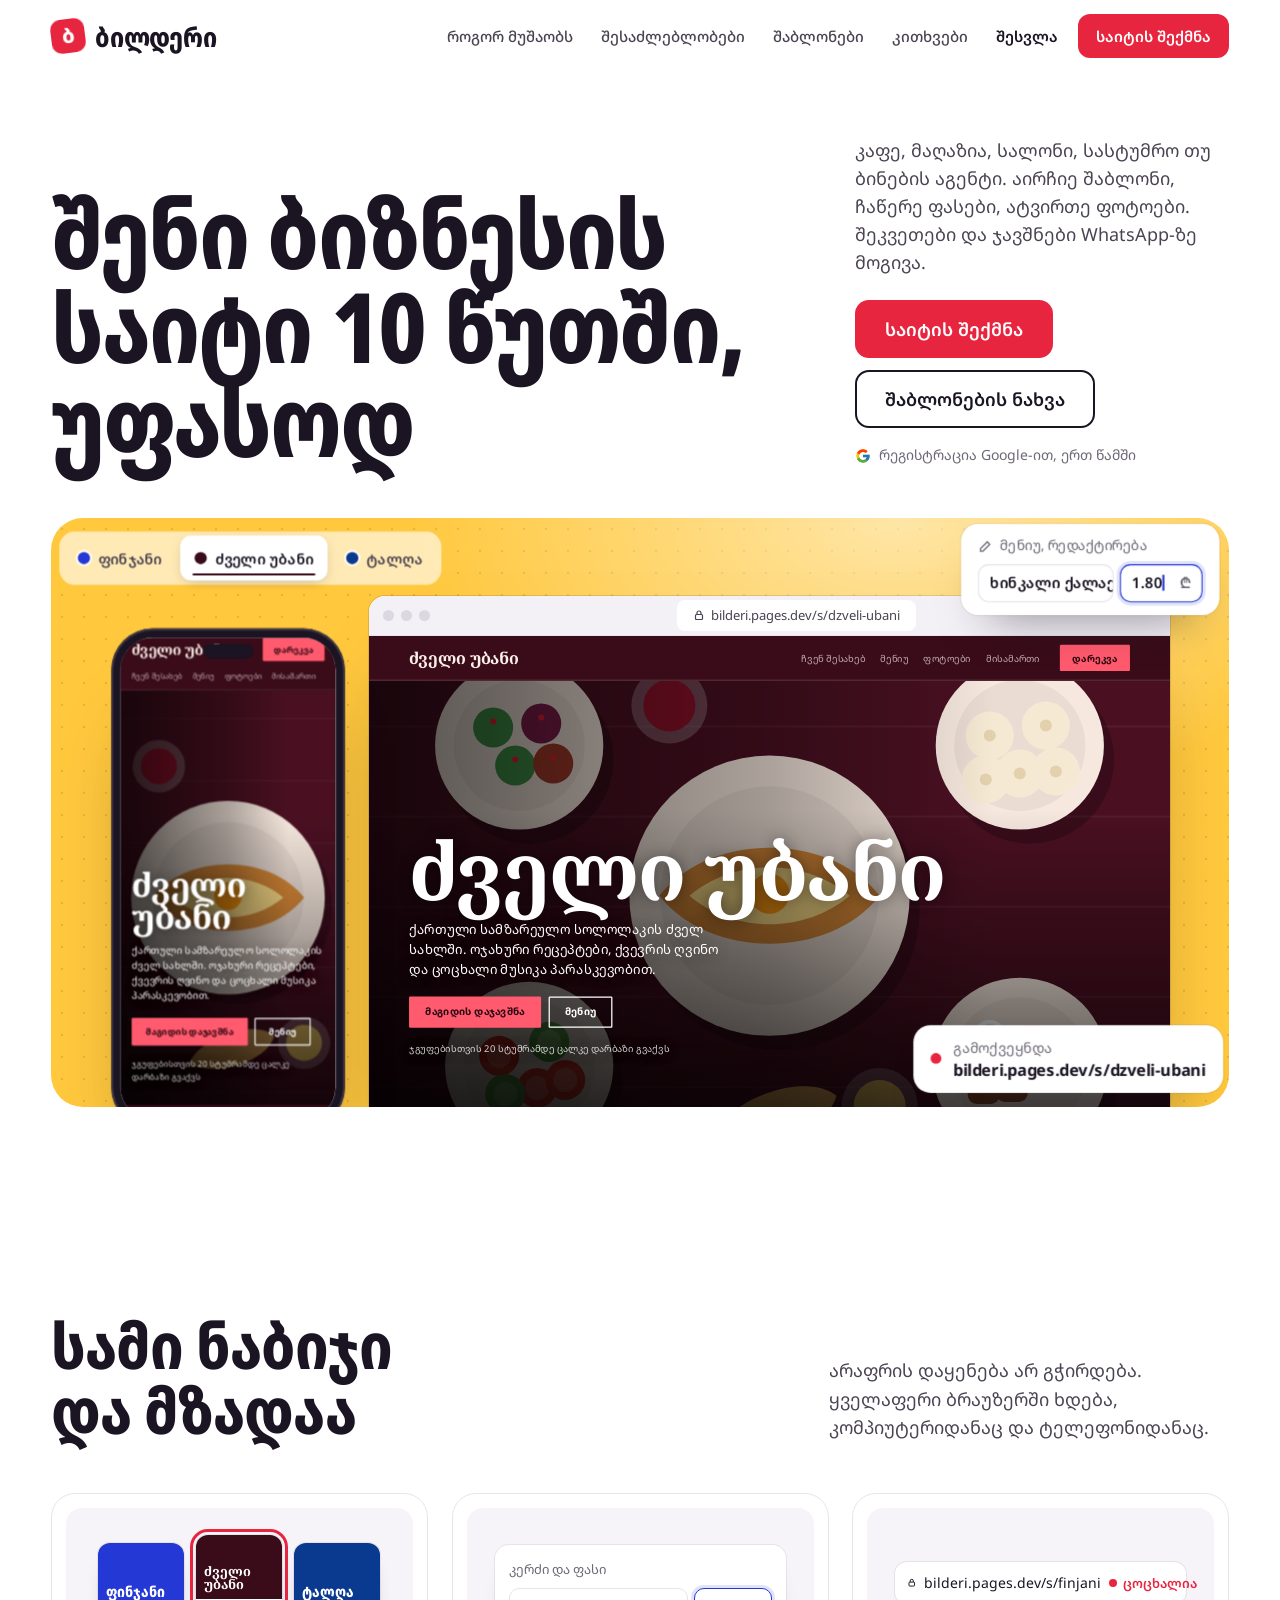
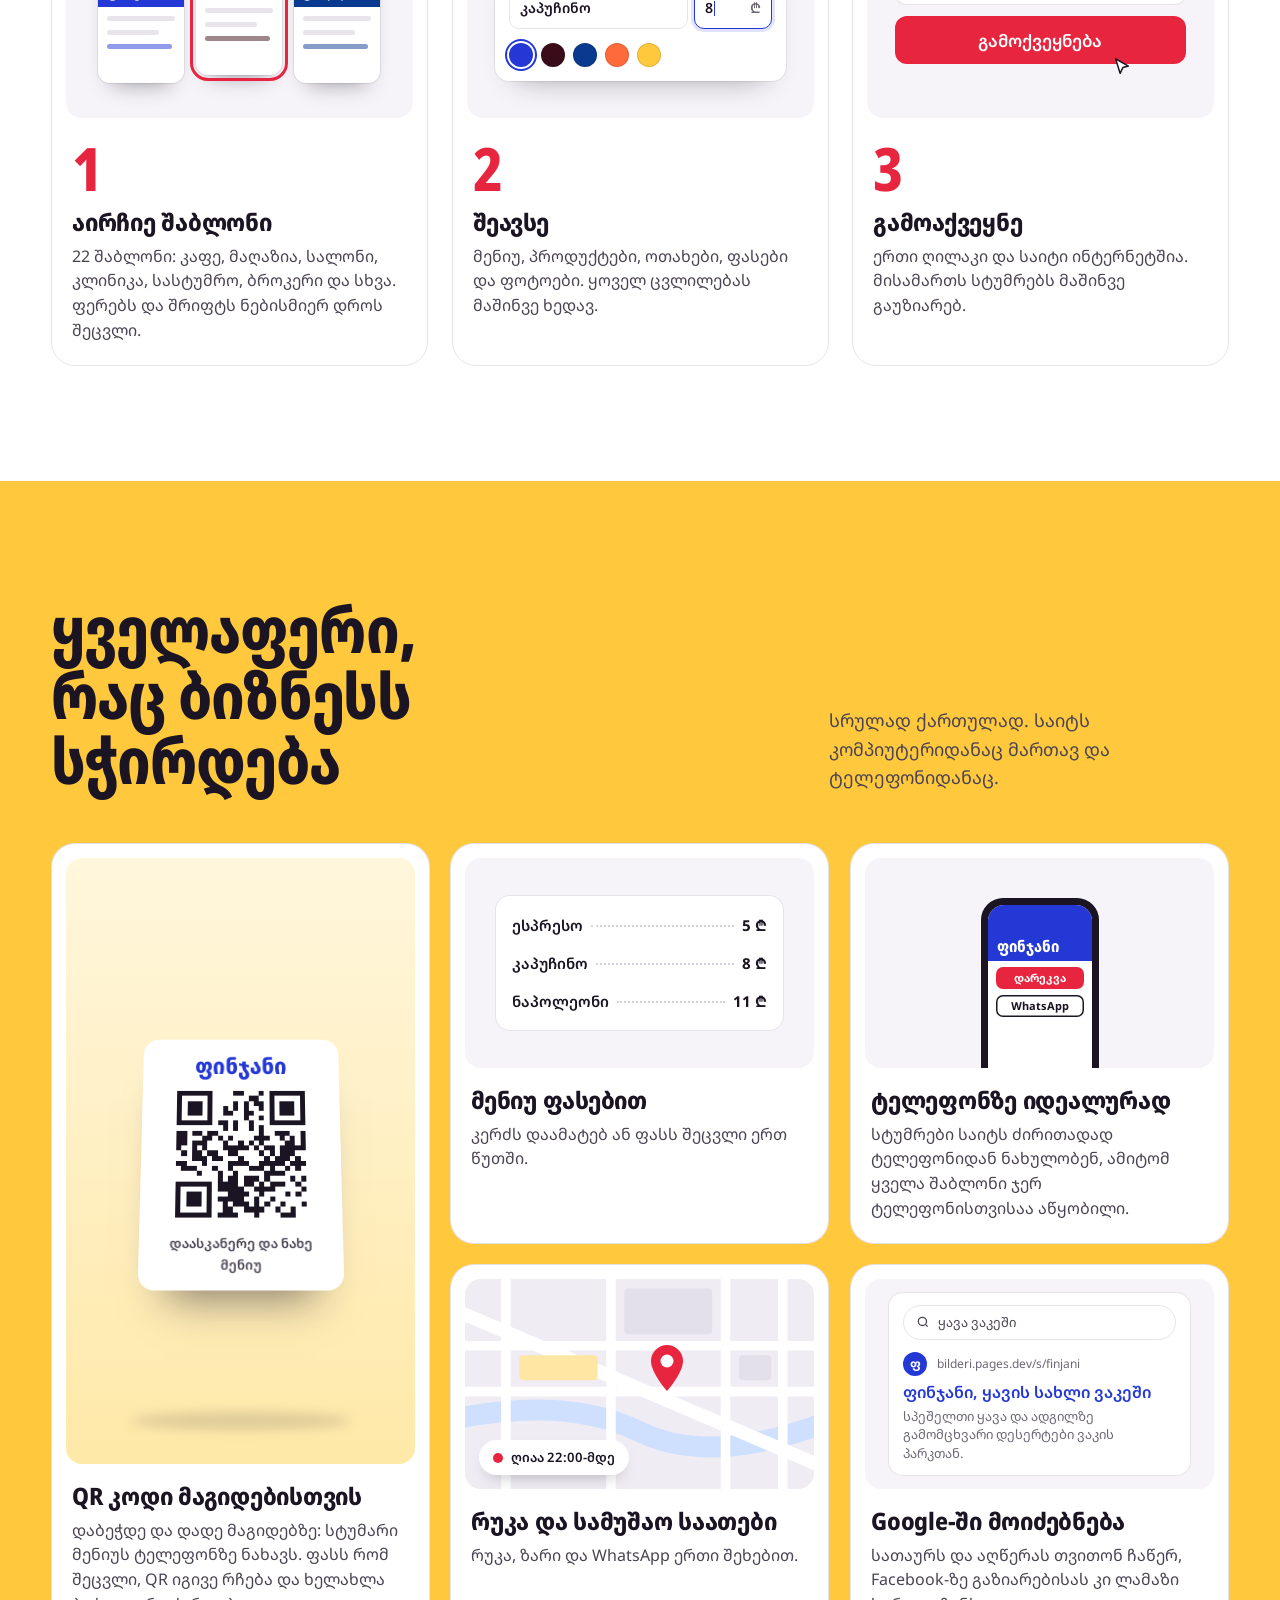
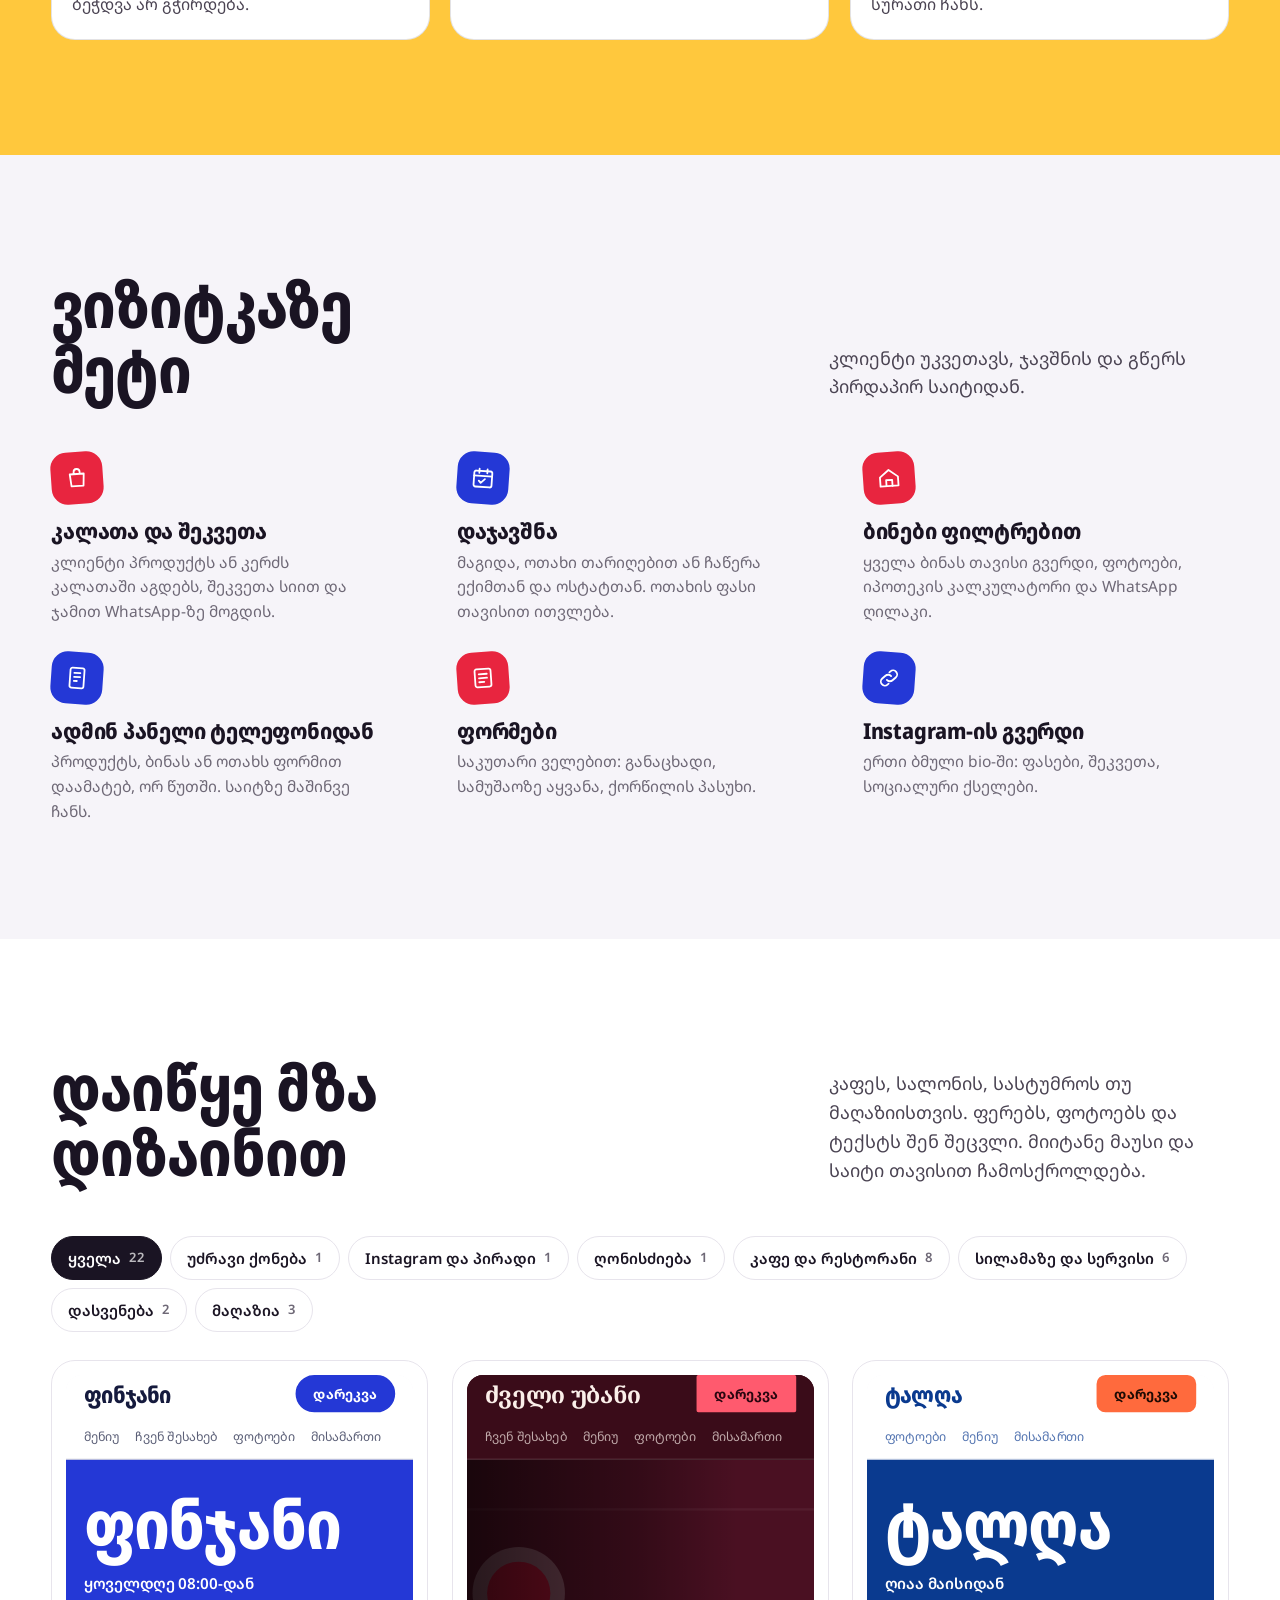
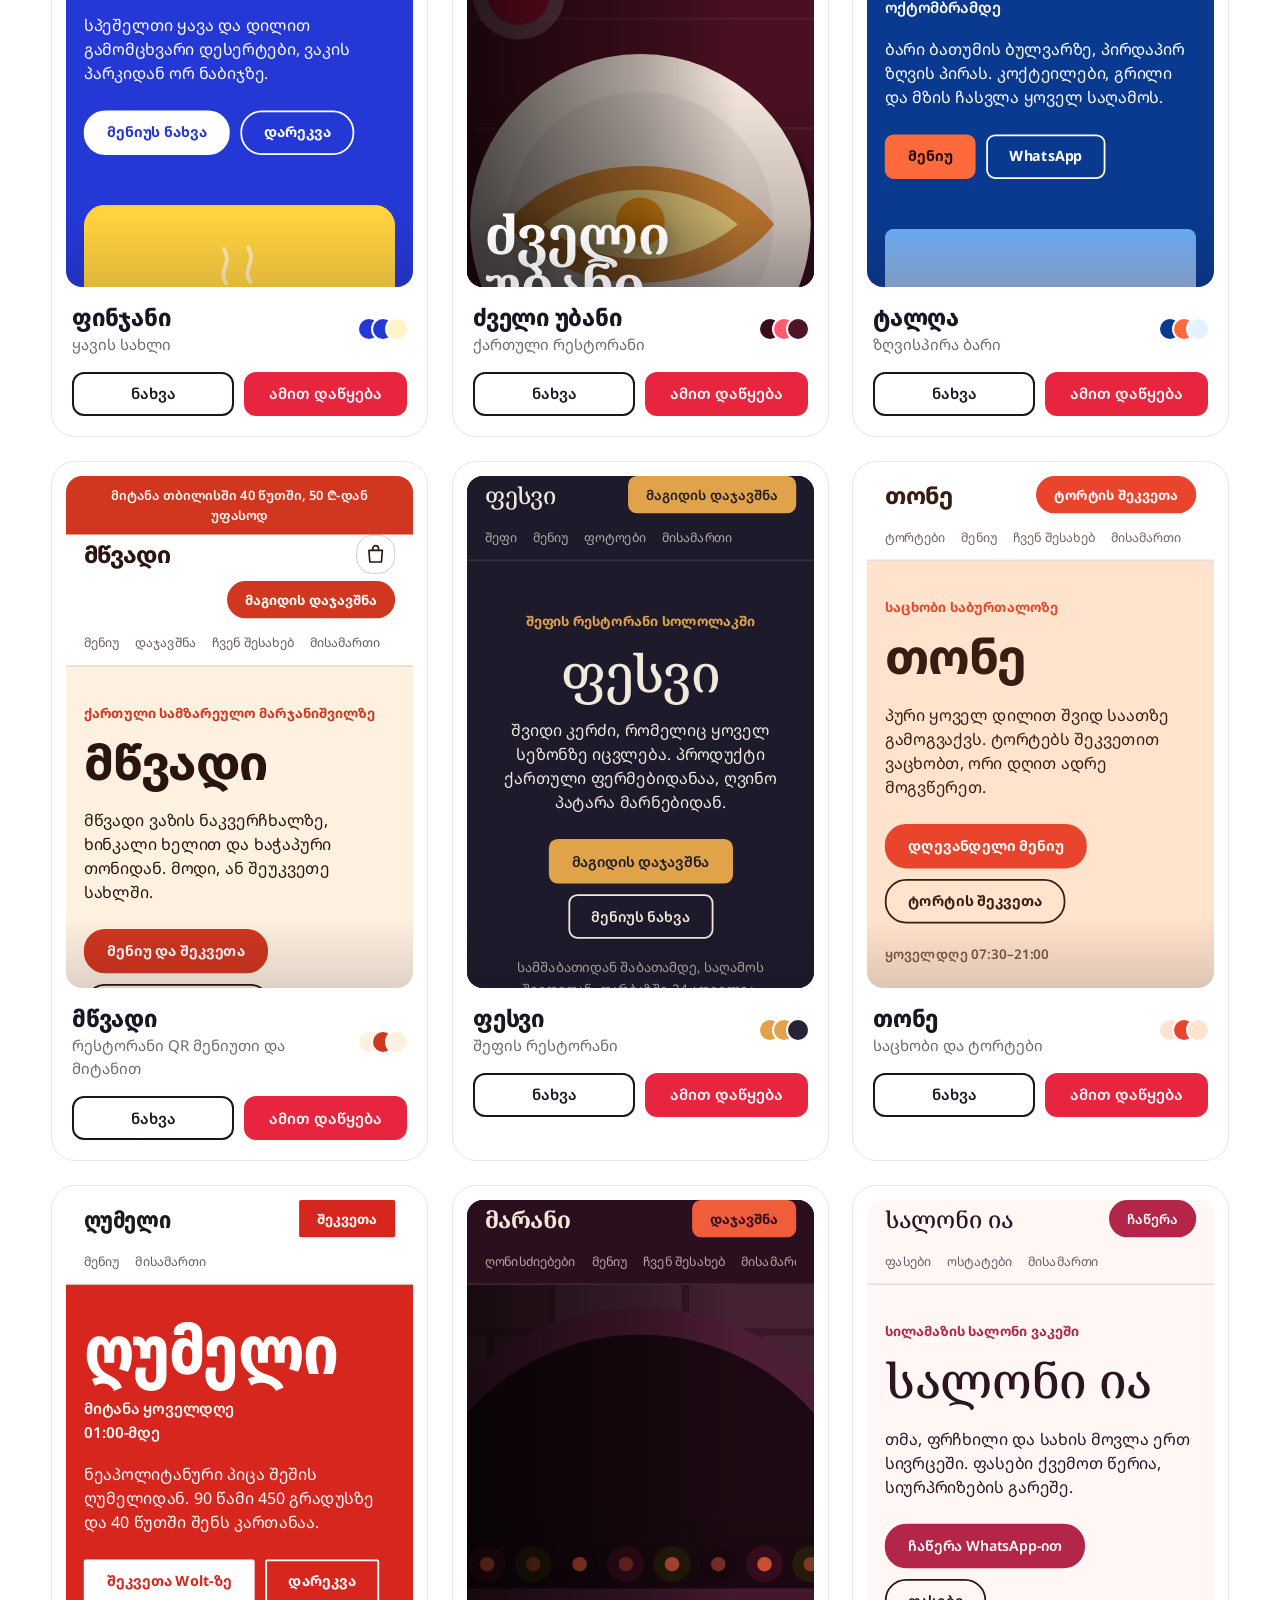
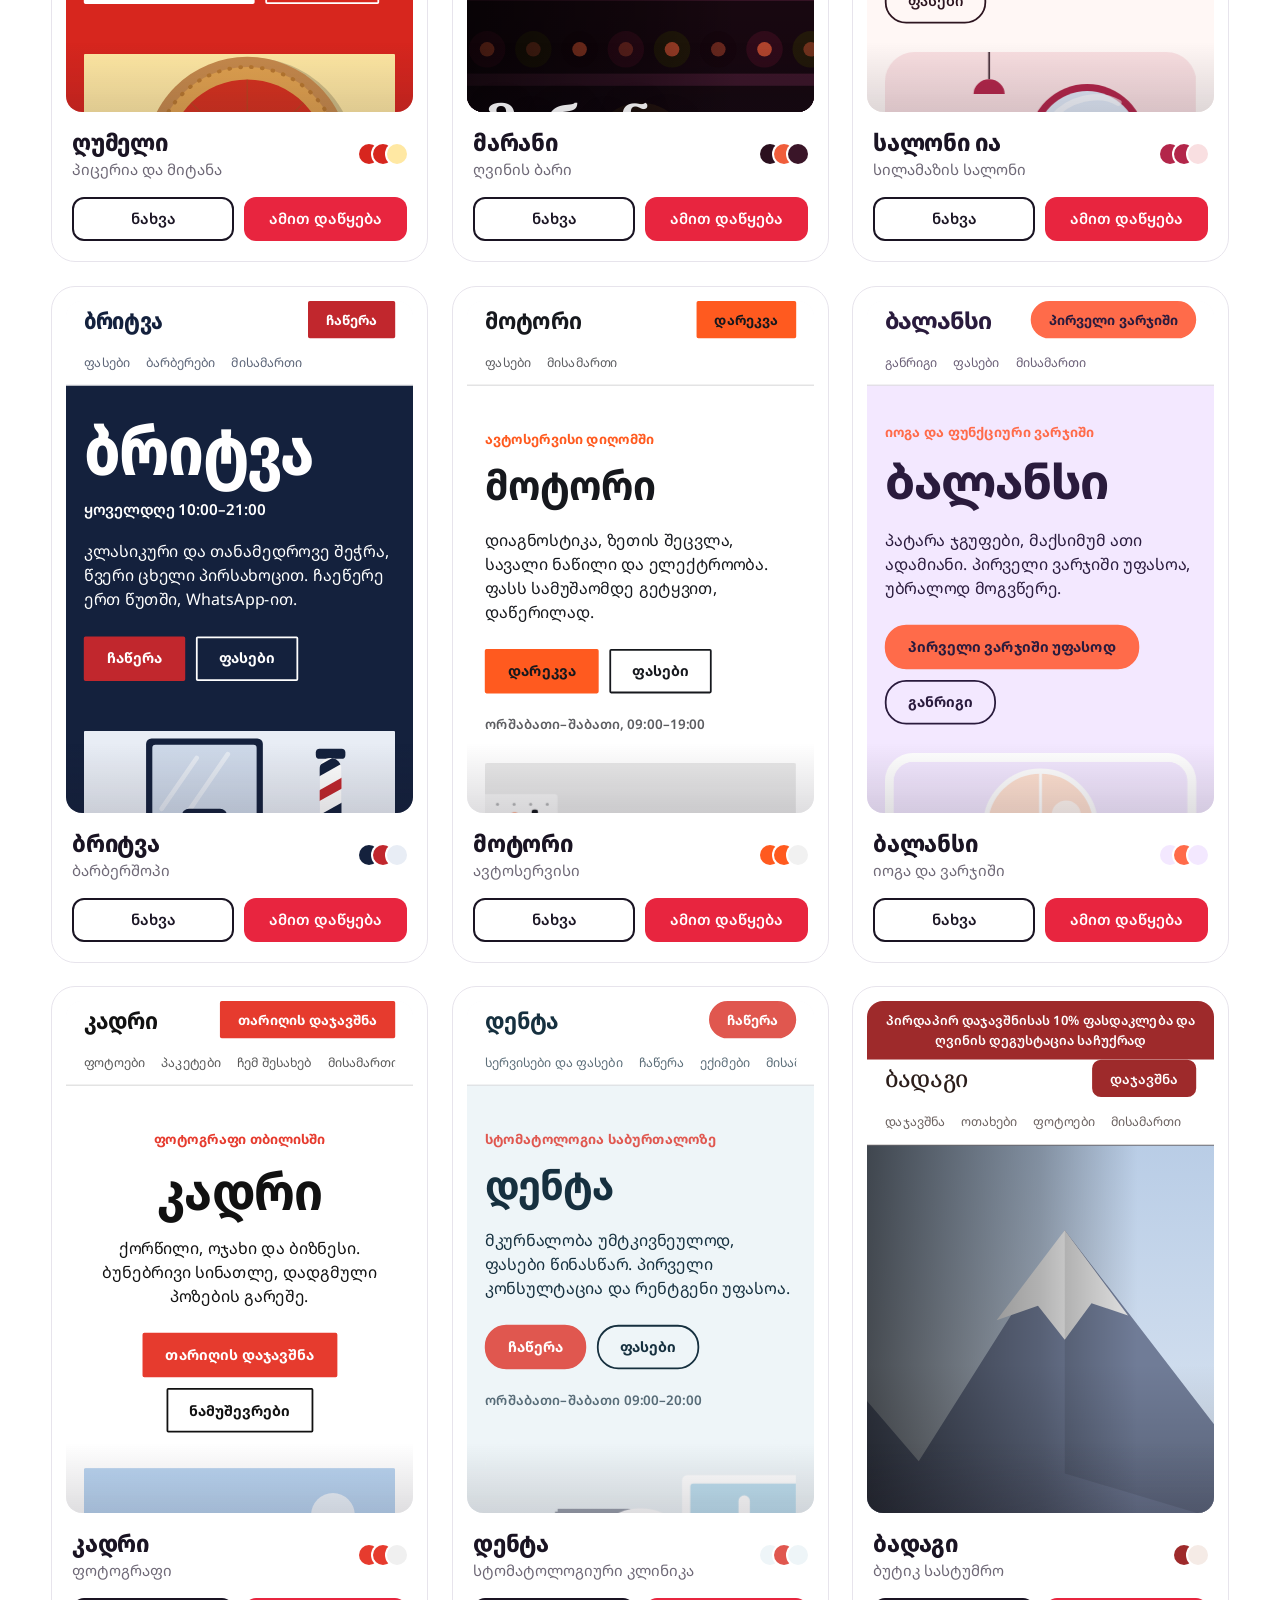
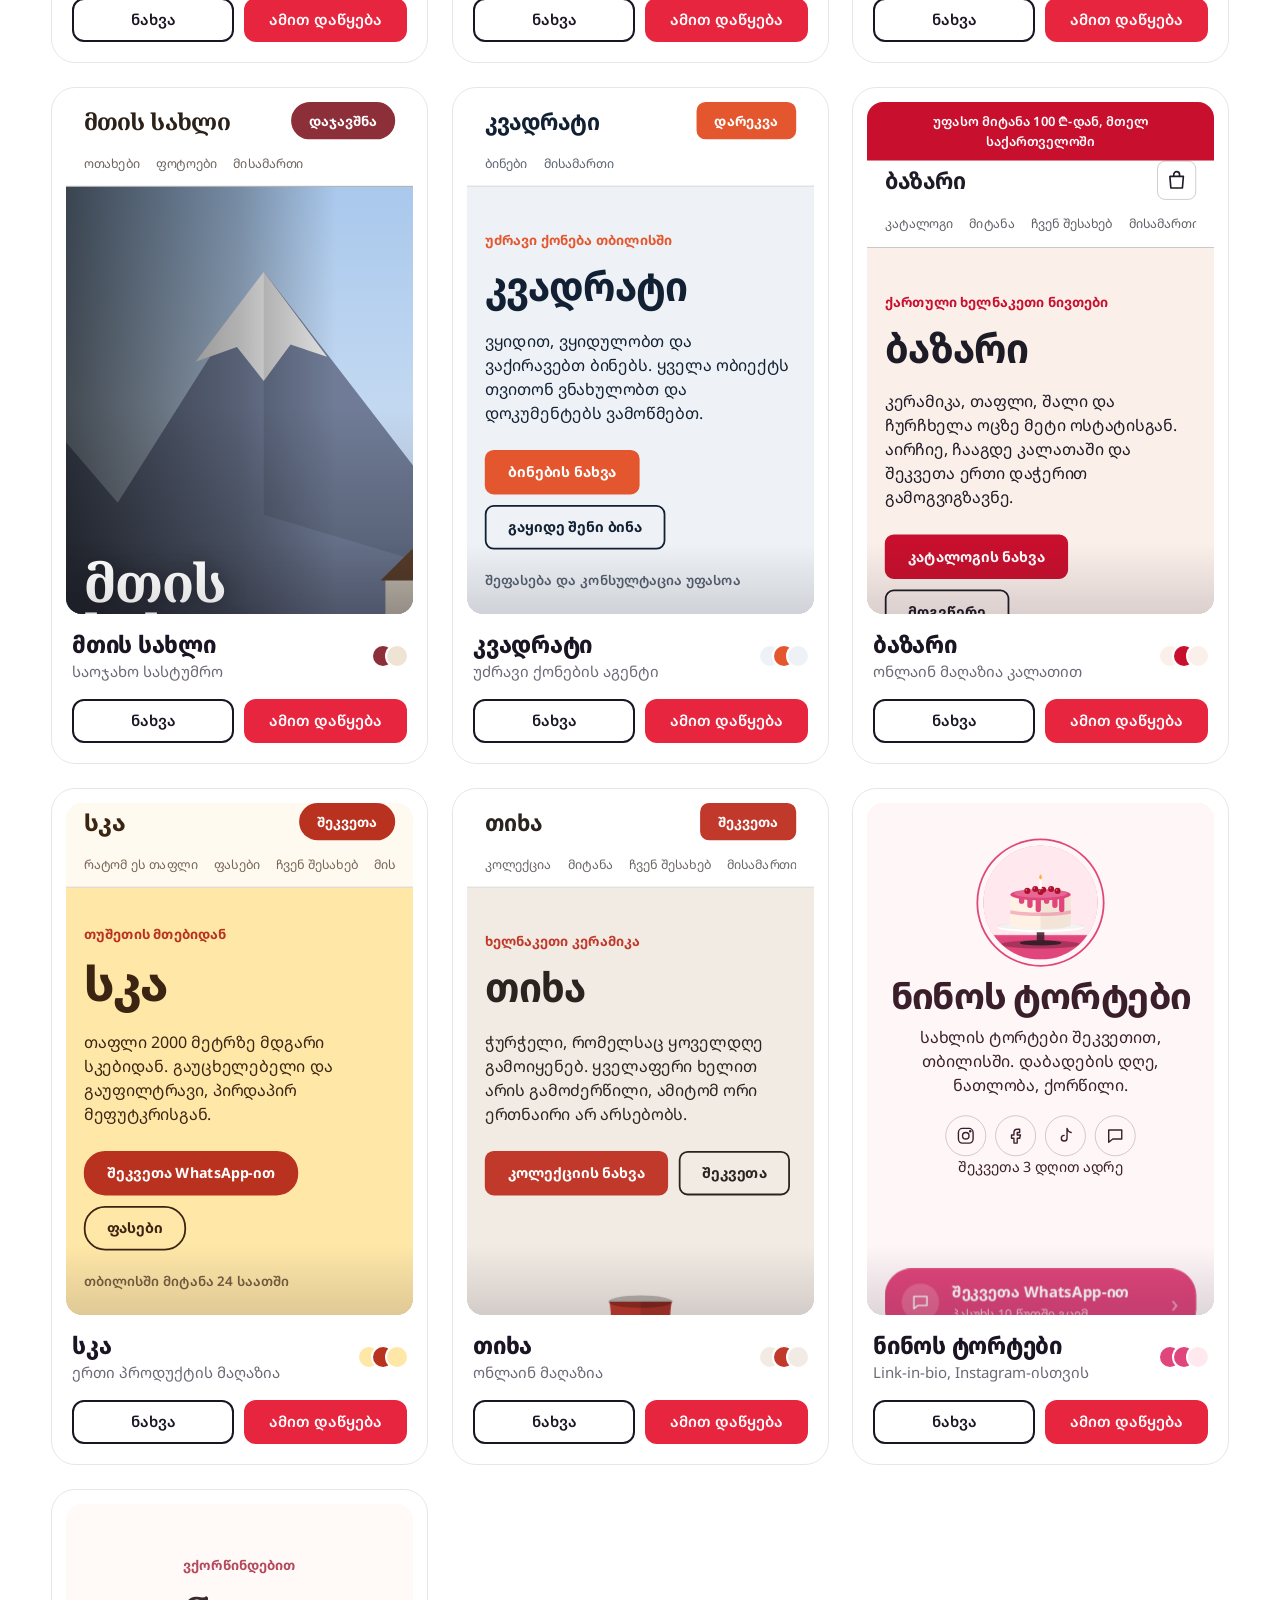
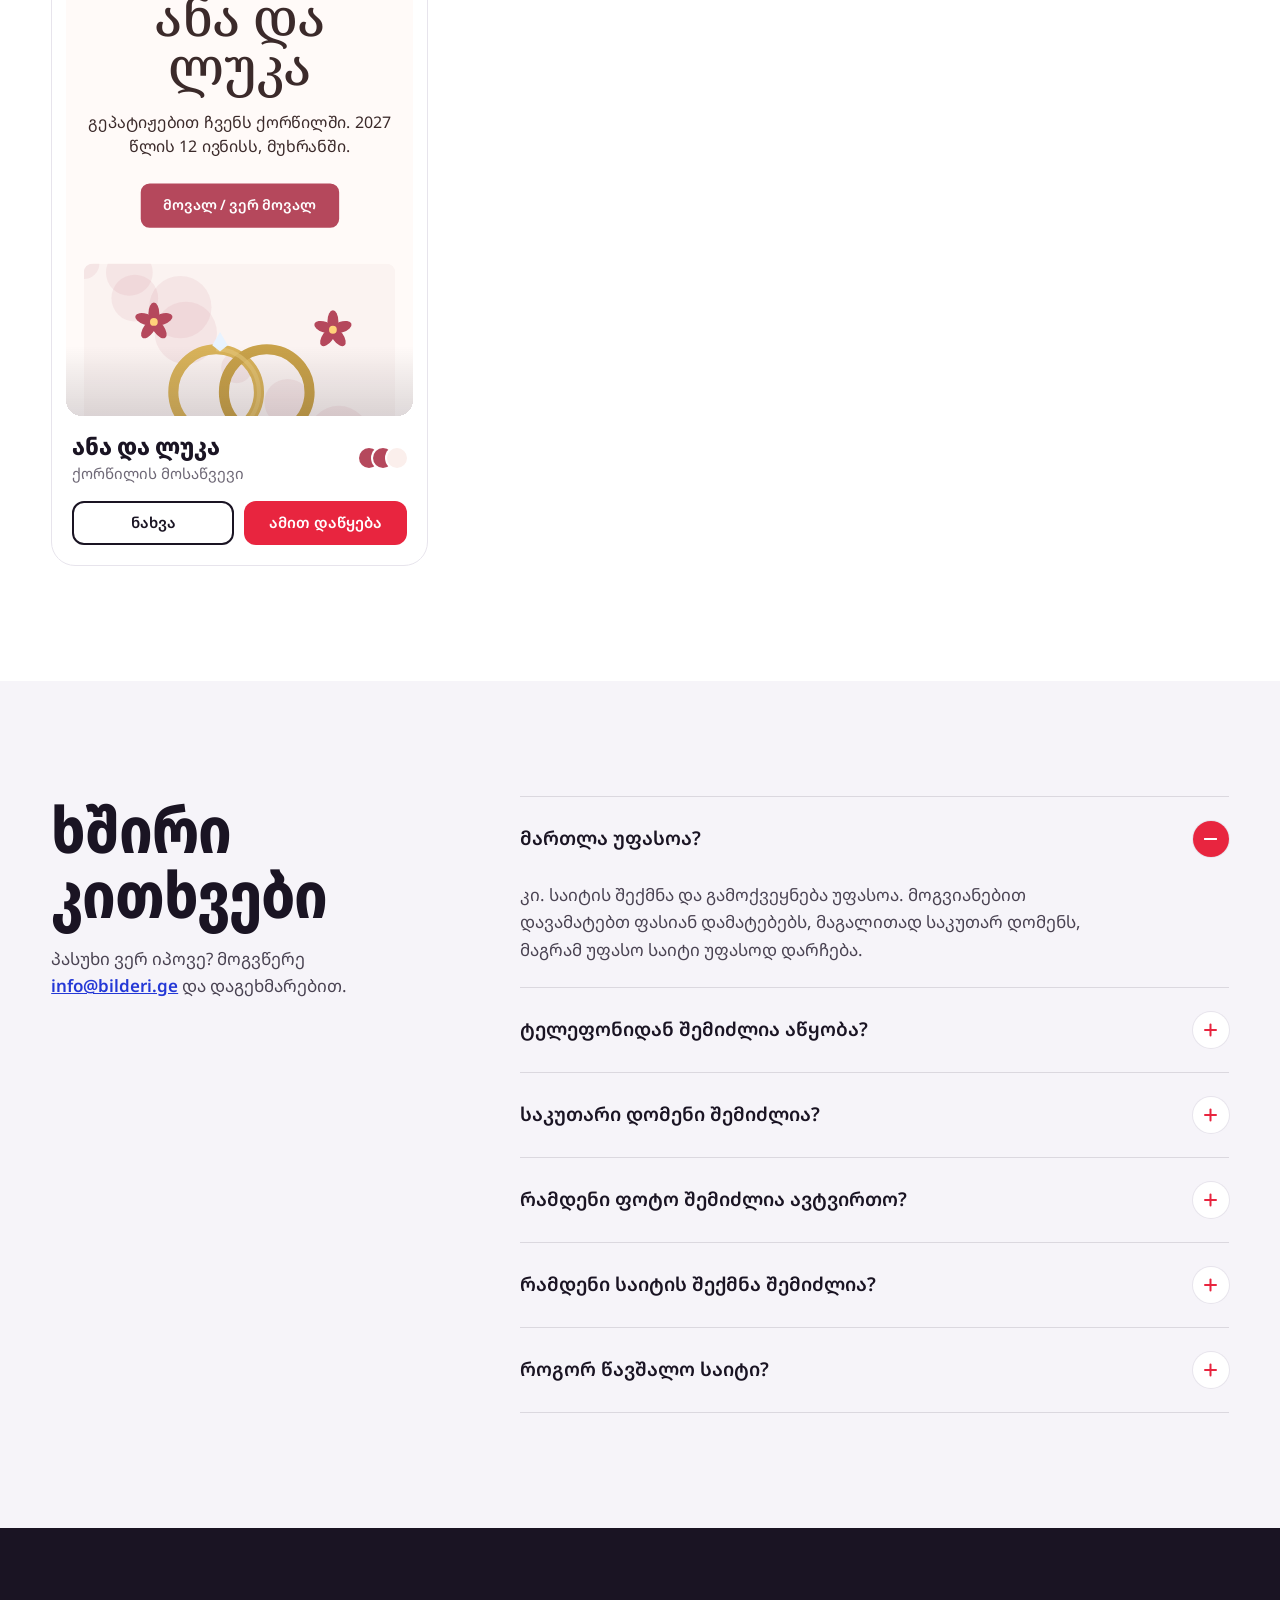
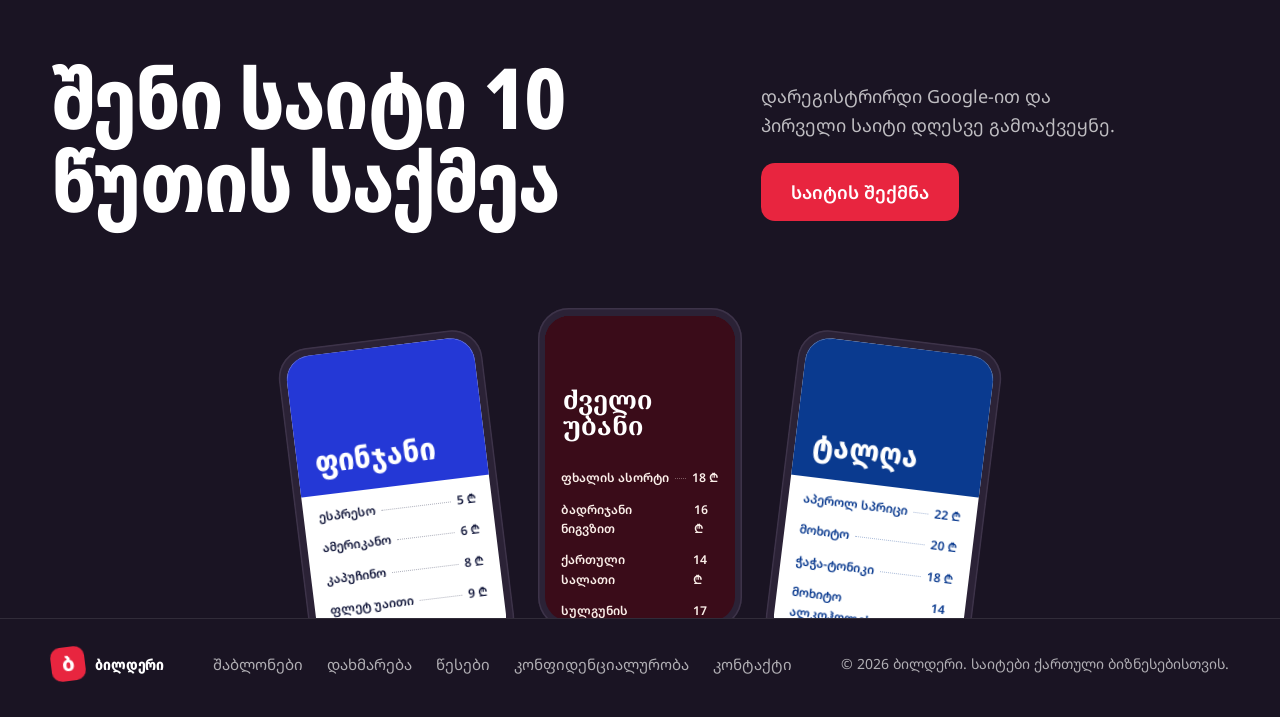
<file: public/index.html>
<!DOCTYPE html>
<html lang="ka">
<head>
<meta charset="utf-8">
<meta name="viewport" content="width=device-width,initial-scale=1">
<title>ბილდერი: უფასო საიტი შენი ბიზნესისთვის</title>
<meta name="description" content="კაფე, მაღაზია, სალონი, სასტუმრო თუ ბინების აგენტი: საიტი 10 წუთში, უფასოდ. კალათა, დაჯავშნა, ადმინ პანელი და QR კოდი, სრულად ქართულად.">
<link rel="preconnect" href="https://fonts.googleapis.com"><link rel="preconnect" href="https://fonts.gstatic.com" crossorigin>
<link rel="stylesheet" href="https://fonts.googleapis.com/css2?family=Noto+Sans+Georgian:wdth,wght@62.5..100,300..900&family=Noto+Serif+Georgian:wght@400..800&display=swap">
<style>
/* VOICE   მეგობრული და თავდაჯერებული; ბიზნესის პატრონს ელაპარაკება, არა პროგრამისტს
   IDEA    ადგილობრივი სტამბის აფიშა და მენიუ, ბარათებად აწყობილი და ცოცხალი
   PICTURE ნამდვილი საიტები (შაბლონი „სუფრა") ლეპტოპში და ტელეფონში, ზაფრანისფერ პანელზე
   COLOUR  თეთრი ფონი, მელანი #1A1423, ბროწეული #E8253F ღილაკებზე, ზაფრანა #FFC83D დიდ ზოლებში, კობალტი #2438D6 დეტალებში
   TYPE    Noto Sans Georgian: სათაურები ვიწრო 800, ტექსტი 400/600
   LAYOUT  სათაური ზემოთ, ცოცხალი სცენა მთელ სიგანეზე; ბარათების ბადეები; ტელეფონზე ერთ სვეტად */
:root{color-scheme:light;--bg:#fff;--ink:#1A1423;--ink-2:#4A4352;--muted:#6E6876;--line:#E7E4EC;--soft:#F6F4F9;--red:#E8253F;--red-d:#CC1730;--sun:#FFC83D;--cob:#2438D6;--f:'Noto Sans Georgian','Noto Sans',system-ui,sans-serif;--serif:'Noto Serif Georgian','Noto Serif',Georgia,serif;--ease:cubic-bezier(.2,.7,.2,1);--pad:max(4vw,20px)}
*{box-sizing:border-box;min-width:0}
html{scroll-behavior:smooth;scroll-padding-top:84px;-webkit-text-size-adjust:100%}
body{margin:0;background:var(--bg);color:var(--ink);font:400 17px/1.6 var(--f);overflow-x:clip}
h1,h2,h3{margin:0;font-weight:800;font-stretch:72%;letter-spacing:-.015em;line-height:1.02;text-wrap:balance}
h3{font-size:24px;font-stretch:84%;line-height:1.15;letter-spacing:-.01em}
p{margin:0}
a{color:inherit}
svg{display:block}
.wrap{max-width:1288px;margin:0 auto;padding:0 var(--pad)}
:focus-visible{outline:3px solid var(--cob);outline-offset:3px;border-radius:6px}

.btn{display:inline-flex;align-items:center;justify-content:center;gap:8px;min-height:46px;padding:0 20px;border-radius:12px;border:2px solid transparent;font:600 16px/1 var(--f);text-decoration:none;white-space:nowrap;cursor:pointer;transition:transform .18s var(--ease),background-color .18s,color .18s,box-shadow .18s}
.btn:hover{transform:translateY(-2px)}
.btn:active{transform:translateY(1px)}
.btn-red{background:var(--red);color:#fff}
.btn-red:hover{background:var(--red-d);box-shadow:0 12px 24px -12px rgba(232,37,63,.75)}
.btn-line{border-color:var(--ink);color:var(--ink);background:transparent}
.btn-line:hover{background:var(--ink);color:#fff}
.btn-lg{min-height:58px;padding:0 28px;font-size:18px;border-radius:14px}
.btn-sm{min-height:44px;padding:0 16px;font-size:15px}

.top{position:sticky;top:0;z-index:50;background:rgba(255,255,255,.86);-webkit-backdrop-filter:saturate(1.4) blur(14px);backdrop-filter:saturate(1.4) blur(14px);border-bottom:1px solid transparent;transition:border-color .25s,box-shadow .25s}
.top.scrolled{border-color:var(--line);box-shadow:0 10px 30px -24px rgba(26,20,35,.45)}
.top-in{display:flex;align-items:center;gap:28px;height:72px}
.logo{display:flex;align-items:center;gap:10px;text-decoration:none;font-weight:800;font-stretch:72%;font-size:27px;letter-spacing:-.01em;line-height:1}
.mark{flex:none;display:grid;place-items:center;width:34px;height:34px;border-radius:10px;background:var(--red);color:#fff;font-size:20px;font-stretch:100%;transform:rotate(-7deg);transition:transform .35s var(--ease)}
.logo:hover .mark{transform:rotate(0) scale(1.06)}
.links{display:flex;gap:28px;margin-left:auto}
.links a,.mnav a{text-decoration:none;color:var(--ink-2);font-size:15px;font-weight:500;position:relative;padding:8px 0}
.links a::after{content:"";position:absolute;left:0;right:0;bottom:2px;height:2px;border-radius:2px;background:var(--red);transform:scaleX(0);transform-origin:left;transition:transform .25s var(--ease)}
.links a:hover{color:var(--ink)}
.links a:hover::after{transform:scaleX(1)}
.top-act{display:flex;align-items:center;gap:20px}
.top-act .link{text-decoration:none;font-weight:600;font-size:15px}
.menu-btn{display:none;width:44px;height:44px;place-items:center;border:1px solid var(--line);border-radius:12px;background:#fff;cursor:pointer}
.mnav{display:none;position:absolute;left:0;right:0;top:72px;background:#fff;border-bottom:1px solid var(--line);padding:4px var(--pad) 16px;box-shadow:0 20px 30px -24px rgba(26,20,35,.4)}
.mnav.open{display:grid}
.mnav a{padding:12px 0;font-size:17px;border-bottom:1px solid var(--line)}

.hero{padding:clamp(36px,5vw,72px) 0 clamp(56px,7vw,96px)}
.hero-head{display:grid;grid-template-columns:minmax(0,8fr) minmax(0,4fr);gap:24px 56px;align-items:end}
.hero h1{font-size:clamp(44px,7.6vw,104px);line-height:.97;letter-spacing:-.02em}
.lead{font-size:18px;line-height:1.55;color:var(--ink-2);max-width:38ch}
.cta{display:flex;flex-wrap:wrap;gap:12px;margin-top:24px}
.fine{display:flex;align-items:center;gap:8px;margin-top:16px;font-size:14px;color:var(--muted)}
.stage{position:relative;margin-top:clamp(32px,4vw,56px);height:clamp(470px,46vw,640px);border-radius:32px;background:var(--sun);overflow:hidden;isolation:isolate}
.stage::before{content:"";position:absolute;inset:0;z-index:-1;background:radial-gradient(60% 70% at 72% 0%,rgba(255,255,255,.55),transparent 70%),radial-gradient(rgba(26,20,35,.11) 1.3px,transparent 1.6px) 0 0/22px 22px}
.rig{position:absolute;inset:0;transform-style:preserve-3d;transform:perspective(1700px) rotateX(var(--rx,0deg)) rotateY(var(--ry,0deg));transition:transform .6s var(--ease)}
.laptop{position:absolute;left:27%;right:5%;top:78px;bottom:-30px;background:#fff;border-radius:16px 16px 0 0;box-shadow:0 0 0 1px rgba(26,20,35,.12),0 50px 80px -46px rgba(26,20,35,.6);overflow:hidden;display:flex;flex-direction:column}
.l-bar{height:40px;flex:none;display:flex;align-items:center;gap:7px;padding:0 14px;background:#F3F1F6;border-bottom:1px solid var(--line)}
.l-bar>i{width:11px;height:11px;border-radius:50%;background:#DCD8E2}
.url{margin:0 auto;display:flex;align-items:center;gap:6px;background:#fff;border-radius:8px;padding:5px 16px;font-size:13px;color:var(--ink-2);white-space:nowrap;overflow:hidden;max-width:62%}
.scr{position:relative;flex:1;overflow:hidden;background:#fff}
.scr iframe{position:absolute;left:0;top:0;border:0;transform-origin:0 0;pointer-events:none;transition:opacity .28s}
.scr.fade iframe{opacity:0}
.phone{position:absolute;left:7%;top:118px;width:clamp(180px,17.5vw,244px);aspect-ratio:9/19.3;background:var(--ink);border-radius:40px;box-shadow:0 60px 80px -46px rgba(26,20,35,.7),inset 0 0 0 2px #3a3145;transform:translateZ(70px)}
.phone .scr{position:absolute;inset:9px;border-radius:31px}
.phone::after{content:"";position:absolute;top:15px;left:50%;width:48px;height:14px;margin-left:-24px;border-radius:12px;background:var(--ink);z-index:2}
.chips{position:absolute;left:22px;top:20px;z-index:3;display:flex;gap:4px;padding:4px;border-radius:15px;background:rgba(255,255,255,.62);-webkit-backdrop-filter:blur(8px);backdrop-filter:blur(8px);transform:translateZ(40px)}
.chip{position:relative;display:flex;align-items:center;gap:8px;min-height:44px;padding:0 14px;border:0;border-radius:11px;background:transparent;font:600 14px var(--f);color:var(--ink-2);cursor:pointer;overflow:hidden;white-space:nowrap;transition:background-color .2s,color .2s,box-shadow .2s}
.chip i{flex:none;width:12px;height:12px;border-radius:50%;background:var(--c);box-shadow:0 0 0 2px rgba(255,255,255,.8)}
.chip:hover{color:var(--ink)}
.chip[aria-pressed=true]{background:#fff;color:var(--ink);box-shadow:0 4px 12px -4px rgba(26,20,35,.28)}
.chip::after{content:"";position:absolute;left:12px;right:12px;bottom:5px;height:2px;border-radius:2px;background:var(--c);transform-origin:left;transform:scaleX(0)}
.chip.run::after{animation:prog var(--dur) linear forwards}
.stage.paused .chip.run::after{animation-play-state:paused}
.stage.manual .chip::after{display:none}
@keyframes prog{to{transform:scaleX(1)}}
.float{position:absolute;z-index:4;background:#fff;border-radius:16px;box-shadow:0 0 0 1px rgba(26,20,35,.08),0 26px 44px -26px rgba(26,20,35,.55);padding:12px 16px;font-size:14px;line-height:1.35}
.f-pub{right:4%;bottom:34px;display:flex;align-items:center;gap:12px;transform:translateZ(120px)}
.f-pub b{display:block;font-size:15px}
.f-pub small{color:var(--muted);font-size:13px}
.pulse{flex:none;width:10px;height:10px;border-radius:50%;background:var(--red);animation:pulse 2s infinite}
@keyframes pulse{0%{box-shadow:0 0 0 0 rgba(232,37,63,.55)}70%{box-shadow:0 0 0 10px rgba(232,37,63,0)}100%{box-shadow:0 0 0 0 rgba(232,37,63,0)}}
.f-edit{right:3.5%;top:22px;width:244px;transform:translateZ(95px)}
.lbl{display:flex;align-items:center;gap:6px;font-size:13px;color:var(--muted);margin-bottom:8px}
.f-row{display:grid;grid-template-columns:minmax(0,1fr) 78px;gap:6px}
.inp{display:flex;align-items:center;border:1.5px solid var(--line);border-radius:10px;padding:8px 10px;font-weight:600;font-size:14px;white-space:nowrap;overflow:hidden;background:#fff}
.inp.on{border-color:var(--cob);box-shadow:0 0 0 3px rgba(36,56,214,.14)}
.inp em{font-style:normal;color:var(--muted);margin-left:auto;padding-left:4px}
.caret{display:inline-block;width:1.5px;height:15px;background:var(--cob);margin-left:1px;animation:blink 1s steps(1) infinite}
@keyframes blink{50%{opacity:0}}

.band{padding:clamp(72px,9vw,124px) 0}
.sec-head{display:flex;flex-wrap:wrap;align-items:flex-end;justify-content:space-between;gap:16px 56px;margin-bottom:clamp(32px,4vw,56px)}
.sec-head h2{font-size:clamp(40px,5.2vw,64px);max-width:13ch}
.sec-head p{max-width:40ch;color:var(--ink-2);font-size:18px}

.card{position:relative;isolation:isolate;background:#fff;border:1px solid var(--line);border-radius:24px;padding:14px;transform:perspective(1000px) rotateX(var(--rx,0deg)) rotateY(var(--ry,0deg)) translateY(var(--ty,0px));transition:transform .45s var(--ease),box-shadow .45s var(--ease),border-color .3s}
.card::before{content:"";position:absolute;inset:0;z-index:-1;border-radius:inherit;background:radial-gradient(380px circle at var(--mx,50%) var(--my,50%),rgba(255,200,61,.22),transparent 42%);opacity:0;transition:opacity .3s}
.card.hot{--ty:-6px;box-shadow:0 34px 60px -36px rgba(26,20,35,.5);border-color:rgba(26,20,35,.16);transition:transform .14s linear,box-shadow .45s var(--ease),border-color .3s}
.card.hot::before{opacity:1}
.vis{position:relative;height:210px;border-radius:16px;background:var(--soft);overflow:hidden;display:grid;place-items:center}
.card h3{margin:18px 6px 8px}
.card p{margin:0 6px 8px;color:var(--ink-2);font-size:16px;line-height:1.55}

.steps{list-style:none;margin:0;padding:0;display:grid;grid-template-columns:repeat(3,minmax(0,1fr));gap:24px}
.num{display:block;margin:20px 6px -8px;font-weight:800;font-stretch:72%;font-size:60px;line-height:1;color:var(--red)}
.minis{display:flex;gap:12px;align-items:flex-end}
.mini{width:86px;height:140px;border-radius:12px;background:#fff;box-shadow:0 0 0 1px rgba(26,20,35,.08),0 14px 22px -14px rgba(26,20,35,.45);overflow:hidden;transition:transform .5s var(--ease)}
.mini b{display:flex;align-items:flex-end;height:64px;padding:8px;background:var(--c);color:var(--tc);font-weight:800;font-stretch:72%;font-size:15px;line-height:1}
.mini.serif b{font-family:var(--serif);font-stretch:100%;font-size:13px;font-weight:700}
.mini i{display:block;height:5px;border-radius:3px;background:#E7E4EC;margin:9px 9px 0}
.mini i:nth-of-type(2){width:60%}
.mini i:nth-of-type(3){width:75%;background:var(--c);opacity:.5}
.mini.sel{outline:3px solid var(--red);outline-offset:3px;transform:translateY(-8px)}
.card.hot .mini:nth-child(1){transform:translateX(-8px) rotate(-7deg)}
.card.hot .mini:nth-child(3){transform:translateX(8px) rotate(7deg)}
.card.hot .mini.sel{transform:translateY(-16px)}
.ed{width:84%;background:#fff;border-radius:14px;padding:14px;box-shadow:0 0 0 1px rgba(26,20,35,.07),0 18px 30px -22px rgba(26,20,35,.45)}
.sw{display:flex;gap:8px;margin-top:14px}
.sw i{width:24px;height:24px;border-radius:50%;background:var(--c);box-shadow:inset 0 0 0 1px rgba(26,20,35,.12);transition:transform .3s var(--ease)}
.sw i.on{box-shadow:0 0 0 2px #fff,0 0 0 4px var(--cob)}
.card.hot .sw i:hover{transform:scale(1.15)}
.pub{width:84%;display:grid;gap:12px}
.addr{display:flex;align-items:center;gap:8px;background:#fff;border-radius:12px;padding:10px 12px;font-size:14px;box-shadow:0 0 0 1px rgba(26,20,35,.08)}
.live{margin-left:auto;display:flex;align-items:center;gap:6px;font-size:13px;font-weight:600;color:var(--red)}
.live .pulse{width:8px;height:8px}
.pbtn{position:relative;display:grid;place-items:center;height:48px;border-radius:12px;background:var(--red);color:#fff;font-weight:600;transition:transform .2s var(--ease),background-color .2s}
.pbtn span{grid-area:1/1;transition:opacity .25s,transform .25s var(--ease)}
.pbtn span+span{opacity:0;transform:translateY(8px)}
.card.hot .pbtn{background:var(--ink)}
.card.hot .pbtn span:first-child{opacity:0;transform:translateY(-8px)}
.card.hot .pbtn span+span{opacity:1;transform:none}
.cur{position:absolute;right:18%;bottom:-14px;width:22px;transition:transform .35s var(--ease)}
.card.hot .cur{transform:translate(-6px,-6px)}

.feat{background:var(--sun)}
.feat .card{border-color:rgba(26,20,35,.12)}
.feat .card::before{background:radial-gradient(380px circle at var(--mx,50%) var(--my,50%),rgba(36,56,214,.08),transparent 42%)}
.bento{display:grid;grid-template-columns:repeat(3,minmax(0,1fr));gap:20px}
.f-qr{grid-row:span 2;display:flex;flex-direction:column}
.f-qr .vis{height:auto;flex:1;min-height:300px;background:linear-gradient(180deg,#FFF6DC,#FFE9A8)}
.tent{width:200px;background:#fff;border-radius:16px;padding:16px 16px 14px;text-align:center;box-shadow:0 34px 40px -28px rgba(26,20,35,.55);transform:perspective(800px) rotateX(12deg);transition:transform .5s var(--ease)}
.card.hot .tent{transform:perspective(800px) rotateX(0deg) translateY(-6px)}
.tent b{display:block;font-weight:800;font-stretch:72%;font-size:24px;color:var(--cob);line-height:1;margin-bottom:10px}
.tent svg{width:140px;height:140px;margin:0 auto}
.tent small{display:block;margin-top:10px;font-size:13px;font-weight:600;color:var(--ink-2)}
.tent-shadow{position:absolute;bottom:34px;left:50%;width:220px;height:18px;margin-left:-110px;border-radius:50%;background:rgba(26,20,35,.14);filter:blur(6px)}
.mlist{width:82%;background:#fff;border-radius:14px;padding:10px 16px;box-shadow:0 0 0 1px rgba(26,20,35,.07)}
.mrow{display:flex;align-items:baseline;gap:8px;padding:7px 0;font-size:15px;font-weight:600}
.mrow i{flex:1;border-bottom:2px dotted #D6D2DC;transform:translateY(-4px)}
.mrow b{position:relative;display:inline-grid;font-variant-numeric:tabular-nums;white-space:nowrap}
.mrow b span{grid-area:1/1;transition:opacity .3s,transform .3s var(--ease)}
.mrow b span+span{opacity:0;transform:translateY(8px);color:var(--red)}
.mrow.chg{border-radius:8px;transition:background-color .3s}
.card.hot .mrow.chg{background:#FFF3CC;margin:0 -8px;padding:7px 8px}
.card.hot .mrow b span:first-child{opacity:0;transform:translateY(-8px)}
.card.hot .mrow b span+span{opacity:1;transform:none}
.mph{width:118px;height:170px;margin-top:40px;border-radius:22px 22px 0 0;background:var(--ink);padding:7px 7px 0;align-self:end;transition:transform .45s var(--ease)}
.card.hot .mph{transform:translateY(-12px)}
.mph div{height:100%;border-radius:16px 16px 0 0;background:#fff;overflow:hidden;display:grid;grid-template-rows:56px auto auto 1fr;gap:6px}
.mph b{background:var(--cob);color:#fff;font-weight:800;font-stretch:72%;font-size:16px;display:flex;align-items:flex-end;padding:7px 9px;line-height:1}
.mph span{margin:0 8px;height:22px;border-radius:7px;display:grid;place-items:center;font-size:11px;font-weight:700;background:var(--red);color:#fff}
.mph span+span{background:#fff;color:var(--ink);box-shadow:inset 0 0 0 1.5px var(--ink)}
.map{position:absolute;inset:0;width:100%;height:100%}
.hours{position:absolute;left:14px;bottom:14px;display:flex;align-items:center;gap:8px;background:#fff;border-radius:999px;padding:7px 14px;font-size:13px;font-weight:600;box-shadow:0 8px 18px -10px rgba(26,20,35,.4)}
.pin{position:absolute;left:52%;top:30%;transition:transform .45s var(--ease);transform-origin:50% 100%}
.card.hot .pin{transform:translateY(-8px) scale(1.08)}
.serp{width:86%;background:#fff;border-radius:14px;padding:12px 14px;box-shadow:0 0 0 1px rgba(26,20,35,.07)}
.q-bar{display:flex;align-items:center;gap:8px;border:1.5px solid var(--line);border-radius:999px;padding:6px 12px;font-size:13px;color:var(--ink-2);margin-bottom:12px}
.res{display:grid;grid-template-columns:24px minmax(0,1fr);gap:2px 10px;align-items:center}
.fav{width:24px;height:24px;border-radius:50%;background:var(--cob);color:#fff;font-size:12px;font-weight:700;display:grid;place-items:center}
.res small{font-size:12px;color:var(--muted)}
.res strong{grid-column:1/-1;color:var(--cob);font-size:16px;font-weight:600;line-height:1.3;margin-top:4px}
.res p{grid-column:1/-1;margin:2px 0 0;font-size:13px;line-height:1.45;color:var(--muted)}
.card.hot .res strong{text-decoration:underline}

.caps{background:var(--soft)}
.cap-grid{display:grid;grid-template-columns:repeat(3,minmax(0,1fr));gap:28px 40px}
.cap-ic{display:grid;place-items:center;width:52px;height:52px;margin-bottom:14px;border-radius:16px;background:var(--red);color:#fff;transform:rotate(-4deg)}
.cap:nth-child(even) .cap-ic{background:var(--cob);transform:rotate(4deg)}
.cap h3{margin:0 0 6px;font-size:22px}
.cap p{margin:0;color:var(--muted);font-size:15.5px;max-width:36ch}
@media(max-width:900px){.cap-grid{grid-template-columns:1fr 1fr}}
@media(max-width:560px){.cap-grid{grid-template-columns:1fr}}
.tfilter{display:flex;flex-wrap:wrap;gap:8px;margin:0 0 28px}
.tfilter button{display:inline-flex;align-items:center;gap:8px;min-height:44px;padding:0 16px;border:1.5px solid var(--line);border-radius:99px;background:#fff;font:inherit;font-size:15px;font-weight:600;color:var(--ink);cursor:pointer;transition:border-color .15s}
.tfilter button:hover{border-color:var(--ink)}
.tfilter button span{font-size:13px;color:var(--muted);font-variant-numeric:tabular-nums}
.tfilter button[aria-pressed=true]{background:var(--ink);border-color:var(--ink);color:#fff}
.tfilter button[aria-pressed=true] span{color:rgba(255,255,255,.7)}
.tpl[hidden]{display:none}
.tpls{display:grid;grid-template-columns:repeat(3,minmax(0,1fr));gap:24px}
.tpl .pv{position:relative;height:clamp(440px,40vw,540px);border-radius:16px;overflow:hidden;background:var(--soft)}
.tpl .pv iframe{position:absolute;left:0;top:0;border:0;transform-origin:0 0;pointer-events:none}
.tpl .pv::after{content:"";position:absolute;inset:auto 0 0;height:70px;background:linear-gradient(transparent,rgba(26,20,35,.14));pointer-events:none;transition:opacity .3s}
.tpl.hot .pv::after{opacity:0}
.tpl-meta{display:flex;align-items:center;justify-content:space-between;gap:12px;margin:16px 6px 0}
.tpl-meta h3{margin:0}
.tpl-meta p{margin:2px 0 0;font-size:15px;color:var(--muted)}
.dots{display:flex;flex:none}
.dots i{width:20px;height:20px;border-radius:50%;background:var(--c);box-shadow:0 0 0 2px #fff;margin-left:-6px}
.tpl-act{display:flex;gap:10px;margin:16px 6px 6px}
.tpl-act .btn{flex:1}

.faq{background:var(--soft)}
.faq-grid{display:grid;grid-template-columns:minmax(0,4fr) minmax(0,7fr);gap:24px 64px}
.faq-side{position:sticky;top:112px;align-self:start}
.faq-side h2{font-size:clamp(40px,5.2vw,64px)}
.faq-side p{margin-top:18px;color:var(--ink-2);max-width:30ch}
.faq-side a{font-weight:600;color:var(--cob)}
.qa{border-bottom:1px solid rgba(26,20,35,.12)}
.qa:first-child{border-top:1px solid rgba(26,20,35,.12)}
.q{width:100%;display:flex;justify-content:space-between;align-items:center;gap:20px;min-height:44px;padding:24px 0;border:0;background:none;font:600 19px/1.35 var(--f);color:var(--ink);text-align:left;cursor:pointer}
.pm{position:relative;flex:none;display:grid;place-items:center;width:36px;height:36px;border-radius:50%;background:#fff;box-shadow:0 0 0 1px var(--line);transition:background-color .25s,transform .35s var(--ease)}
.pm::before,.pm::after{content:"";grid-area:1/1;width:13px;height:2px;border-radius:2px;background:var(--red);transition:transform .35s var(--ease),background-color .25s}
.pm::after{transform:rotate(90deg)}
.q:hover .pm{transform:scale(1.08)}
.qa.open .pm{background:var(--red);transform:rotate(180deg)}
.qa.open .pm::before,.qa.open .pm::after{background:#fff}
.qa.open .pm::after{transform:rotate(0deg)}
.a{display:grid;grid-template-rows:0fr;transition:grid-template-rows .35s var(--ease)}
.a>div{overflow:hidden}
.a p{padding:0 56px 24px 0;color:var(--ink-2);max-width:62ch}
.qa.open .a{grid-template-rows:1fr}

.final{position:relative;overflow:hidden;background:var(--ink);color:#fff;padding-top:clamp(72px,10vw,128px)}
.final-in{display:grid;grid-template-columns:minmax(0,7fr) minmax(0,5fr);gap:24px 56px;align-items:end}
.final h2{font-size:clamp(46px,6.6vw,88px);line-height:.98;letter-spacing:-.02em}
.final p{color:rgba(255,255,255,.72);font-size:18px;max-width:36ch;margin-bottom:24px}
.phones{display:flex;justify-content:center;gap:clamp(14px,3vw,44px);height:clamp(190px,25vw,330px);margin-top:clamp(48px,6vw,80px);padding:0 var(--pad)}
.mphone{flex:none;width:clamp(104px,16vw,220px);aspect-ratio:9/19;border-radius:clamp(20px,2.4vw,34px);background:#2B2236;padding:clamp(5px,.6vw,8px);box-shadow:inset 0 0 0 1.5px #3d3349;transform:translateY(calc(var(--y,24px) + var(--up,0px))) rotate(var(--rot,0deg));transition:transform .6s var(--ease)}
.final:hover .mphone{--up:-28px}
.ms{height:100%;border-radius:clamp(15px,1.9vw,27px);overflow:hidden;background:var(--b)}
.ms b{display:flex;align-items:flex-end;height:46%;padding:clamp(10px,1.4vw,18px);background:var(--c);color:var(--tc);font-weight:800;font-stretch:72%;font-size:clamp(18px,2.4vw,32px);line-height:1}
.ms.serif b{font-family:var(--serif);font-stretch:100%;font-weight:700;font-size:clamp(15px,2vw,26px)}
.ms div{display:flex;align-items:baseline;gap:6px;margin:clamp(8px,1vw,12px) clamp(10px,1.2vw,16px) 0;font-size:clamp(9px,.95vw,13px);font-weight:600;color:var(--t)}
.ms div i{flex:1;border-bottom:1.5px dotted currentColor;opacity:.35;transform:translateY(-3px)}
.foot{background:var(--ink);color:rgba(255,255,255,.66);border-top:1px solid rgba(255,255,255,.1);padding:28px 0 36px}
.foot-in{display:flex;flex-wrap:wrap;align-items:center;justify-content:space-between;gap:16px 32px}
.foot .logo{color:#fff}
.foot nav{display:flex;flex-wrap:wrap;gap:6px 24px}
.foot a{text-decoration:none;font-size:15px}
.foot nav a:hover{color:#fff}
.foot small{font-size:14px}

.modal{position:fixed;inset:0;z-index:100;display:grid;place-items:center;padding:16px;background:rgba(26,20,35,.55);-webkit-backdrop-filter:blur(4px);backdrop-filter:blur(4px);opacity:0;visibility:hidden;transition:opacity .25s,visibility .25s}
.modal.open{opacity:1;visibility:visible}
.m-box{width:min(1240px,100%);height:min(880px,100%);background:#fff;border-radius:24px;display:flex;flex-direction:column;overflow:hidden;transform:translateY(18px) scale(.98);transition:transform .35s var(--ease)}
.modal.open .m-box{transform:none}
.m-bar{display:flex;flex-wrap:wrap;align-items:center;gap:10px 16px;padding:10px 10px 10px 20px;border-bottom:1px solid var(--line)}
.m-bar h3{margin:0}
.m-bar p{color:var(--muted);font-size:14px;margin-right:auto}
.seg{display:flex;gap:4px;padding:4px;border-radius:12px;background:var(--soft)}
.seg button{min-height:40px;padding:0 14px;border:0;border-radius:9px;background:transparent;font:600 14px var(--f);color:var(--ink-2);cursor:pointer}
.seg button[aria-pressed=true]{background:#fff;color:var(--ink);box-shadow:0 2px 8px -3px rgba(26,20,35,.3)}
.x{width:44px;height:44px;display:grid;place-items:center;border:0;border-radius:12px;background:var(--soft);cursor:pointer;font-size:22px;line-height:1;color:var(--ink)}
.m-stage{flex:1;display:flex;justify-content:center;background:var(--soft);overflow:hidden}
.m-stage iframe{border:0;width:100%;height:100%;background:#fff}
.m-stage.ph{padding:20px}
.m-stage.ph iframe{width:390px;max-width:100%;border-radius:28px;box-shadow:0 0 0 8px var(--ink)}
.toast{position:fixed;left:50%;bottom:22px;z-index:120;max-width:calc(100% - 32px);transform:translate(-50%,12px);background:var(--ink);color:#fff;padding:12px 18px;border-radius:12px;font-size:15px;opacity:0;pointer-events:none;transition:opacity .25s,transform .25s var(--ease)}
.toast.on{opacity:1;transform:translate(-50%,0)}

@media(max-width:1060px){
.hero-head,.final-in{grid-template-columns:minmax(0,1fr)}
.bento{grid-template-columns:repeat(2,minmax(0,1fr))}
.f-qr{grid-row:auto;grid-column:span 2}
.f-qr .vis{min-height:280px}
.faq-grid{grid-template-columns:minmax(0,1fr)}
.faq-side{position:static}
}
@media(max-width:900px){
.links,.top-act .link{display:none}
.menu-btn{display:grid}
.top-act{margin-left:auto;gap:10px}
.top-act .btn{min-height:44px;padding:0 14px;font-size:15px}
.steps{grid-template-columns:minmax(0,1fr);max-width:560px}
.tfilter{flex-wrap:nowrap;overflow-x:auto;margin:0 calc(var(--pad)*-1) 20px;padding:0 var(--pad);scrollbar-width:none}
.tfilter button{flex:none}
.tpls{display:flex;overflow-x:auto;scroll-snap-type:x mandatory;gap:16px;margin:0 calc(var(--pad)*-1);padding:4px var(--pad) 12px;scrollbar-width:none}
.tpl{flex:0 0 min(80vw,340px);scroll-snap-align:center}
}
@media(max-width:760px){
.stage{height:560px}
.laptop,.f-edit{display:none}
.phone{left:50%;top:84px;width:min(60vw,250px);margin-left:calc(min(60vw,250px)/-2)}
.chips{left:50%;transform:translateX(-50%);max-width:calc(100% - 24px);overflow-x:auto;scrollbar-width:none}
.chip{padding:0 11px}
.f-pub{left:50%;right:auto;bottom:22px;transform:translateX(-50%);white-space:nowrap}
}
@media(max-width:600px){
body{font-size:16px}
.cta .btn{flex:1 1 100%}
.bento{grid-template-columns:minmax(0,1fr)}
.f-qr{grid-column:auto}
.q{font-size:17px;padding:20px 0}
.a p{padding-right:0}
.m-box{border-radius:18px}
.m-bar{padding-left:14px}
.m-bar p{display:none}
}
@media(prefers-reduced-motion:reduce){*,*::before,*::after{animation:none!important;transition:none!important}html{scroll-behavior:auto}}
</style>
</head>
<body>

<header class="top" id="top">
  <div class="wrap top-in">
    <a class="logo" href="#"><span class="mark">ბ</span>ბილდერი</a>
    <nav class="links" aria-label="მთავარი მენიუ">
      <a href="#how">როგორ მუშაობს</a><a href="#features">შესაძლებლობები</a><a href="#templates">შაბლონები</a><a href="#faq">კითხვები</a>
    </nav>
    <div class="top-act">
      <a class="link" href="#" data-demo="login">შესვლა</a>
      <a class="btn btn-red btn-sm" href="#" data-demo="signup">საიტის შექმნა</a>
      <button class="menu-btn" id="menu-btn" type="button" aria-label="მენიუ" aria-expanded="false"><svg width="20" height="20" viewBox="0 0 24 24" fill="none" stroke="currentColor" stroke-width="2" stroke-linecap="round"><path d="M4 7h16M4 12h16M4 17h16"/></svg></button>
    </div>
  </div>
  <nav class="mnav" id="mnav" aria-label="მენიუ ტელეფონზე">
    <a href="#how">როგორ მუშაობს</a><a href="#features">შესაძლებლობები</a><a href="#templates">შაბლონები</a><a href="#faq">კითხვები</a><a href="#" data-demo="login">შესვლა</a>
  </nav>
</header>

<main>
<section class="hero">
  <div class="wrap">
    <div class="hero-head">
      <h1>შენი ბიზნესის საიტი 10&nbsp;წუთში, უფასოდ</h1>
      <div>
        <p class="lead">კაფე, მაღაზია, სალონი, სასტუმრო თუ ბინების აგენტი. აირჩიე შაბლონი, ჩაწერე ფასები, ატვირთე ფოტოები. შეკვეთები და ჯავშნები WhatsApp-ზე მოგივა.</p>
        <div class="cta">
          <a class="btn btn-red btn-lg" href="#" data-demo="signup">საიტის შექმნა</a>
          <a class="btn btn-line btn-lg" href="#templates">შაბლონების ნახვა</a>
        </div>
        <p class="fine"><svg width="16" height="16" viewBox="0 0 48 48" aria-hidden="true"><path fill="#FFC107" d="M43.6 20.1H42V20H24v8h11.3C33.7 32.7 29.2 36 24 36c-6.6 0-12-5.4-12-12s5.4-12 12-12c3.1 0 5.8 1.2 7.9 3.1l5.7-5.7C34 6.1 29.3 4 24 4 13 4 4 13 4 24s9 20 20 20 20-9 20-20c0-1.3-.1-2.6-.4-3.9z"/><path fill="#FF3D00" d="M6.3 14.7l6.6 4.8C14.7 15.1 19 12 24 12c3.1 0 5.8 1.2 7.9 3.1l5.7-5.7C34 6.1 29.3 4 24 4 16.3 4 9.7 8.3 6.3 14.7z"/><path fill="#4CAF50" d="M24 44c5.2 0 9.9-2 13.4-5.2l-6.2-5.2C29.2 35.1 26.7 36 24 36c-5.2 0-9.6-3.3-11.3-7.9l-6.5 5C9.5 39.6 16.2 44 24 44z"/><path fill="#1976D2" d="M43.6 20.1H42V20H24v8h11.3c-.8 2.2-2.2 4.2-4.1 5.6l6.2 5.2C37 39.2 44 34 44 24c0-1.3-.1-2.6-.4-3.9z"/></svg>რეგისტრაცია Google-ით, ერთ წამში</p>
      </div>
    </div>

    <div class="stage" id="stage">
      <div class="rig" id="rig">
        <div class="chips" id="chips" role="group" aria-label="ნიმუში-საიტები"></div>
        <div class="laptop" aria-hidden="true">
          <div class="l-bar"><i></i><i></i><i></i><span class="url"><svg width="12" height="12" viewBox="0 0 24 24" fill="none" stroke="currentColor" stroke-width="2.4"><rect x="5" y="11" width="14" height="10" rx="2"/><path d="M8 11V8a4 4 0 0 1 8 0v3"/></svg><span id="url">bilderi.pages.dev/s/finjani</span></span></div>
          <div class="scr" id="lap-scr"><iframe id="lap" title="საიტი ლეპტოპზე" tabindex="-1"></iframe></div>
        </div>
        <div class="phone" aria-hidden="true"><div class="scr" id="ph-scr"><iframe id="ph" title="საიტი ტელეფონზე" tabindex="-1"></iframe></div></div>
        <div class="float f-edit" aria-hidden="true">
          <div class="lbl"><svg width="14" height="14" viewBox="0 0 24 24" fill="none" stroke="currentColor" stroke-width="2"><path d="M4 20h4L19 9l-4-4L4 16v4z"/></svg>მენიუ, რედაქტირება</div>
          <div class="f-row"><span class="inp" id="ed-name">კაპუჩინო</span><span class="inp on"><span id="ed-price">8</span><span class="caret"></span><em>₾</em></span></div>
        </div>
        <div class="float f-pub" aria-hidden="true"><span class="pulse"></span><span><small>გამოქვეყნდა</small><b id="pub-url">bilderi.pages.dev/s/finjani</b></span></div>
      </div>
    </div>
  </div>
</section>

<section class="band" id="how">
  <div class="wrap">
    <div class="sec-head">
      <h2>სამი ნაბიჯი და მზადაა</h2>
      <p>არაფრის დაყენება არ გჭირდება. ყველაფერი ბრაუზერში ხდება, კომპიუტერიდანაც და ტელეფონიდანაც.</p>
    </div>
    <ol class="steps">
      <li class="card tilt">
        <div class="vis"><div class="minis" id="minis"></div></div>
        <span class="num">1</span>
        <h3>აირჩიე შაბლონი</h3>
        <p>22 შაბლონი: კაფე, მაღაზია, სალონი, კლინიკა, სასტუმრო, ბროკერი და სხვა. ფერებს და შრიფტს ნებისმიერ დროს შეცვლი.</p>
      </li>
      <li class="card tilt">
        <div class="vis">
          <div class="ed">
            <div class="lbl">კერძი და ფასი</div>
            <div class="f-row"><span class="inp">კაპუჩინო</span><span class="inp on">8<span class="caret"></span><em>₾</em></span></div>
            <div class="sw"><i class="on" style="--c:#2438D6"></i><i style="--c:#3A0C19"></i><i style="--c:#0A3A8F"></i><i style="--c:#FF6A3D"></i><i style="--c:#FFC83D"></i></div>
          </div>
        </div>
        <span class="num">2</span>
        <h3>შეავსე</h3>
        <p>მენიუ, პროდუქტები, ოთახები, ფასები და ფოტოები. ყოველ ცვლილებას მაშინვე ხედავ.</p>
      </li>
      <li class="card tilt">
        <div class="vis">
          <div class="pub">
            <div class="addr"><svg width="13" height="13" viewBox="0 0 24 24" fill="none" stroke="currentColor" stroke-width="2.4"><rect x="5" y="11" width="14" height="10" rx="2"/><path d="M8 11V8a4 4 0 0 1 8 0v3"/></svg>bilderi.pages.dev/s/finjani<span class="live"><span class="pulse"></span>ცოცხალია</span></div>
            <div class="pbtn"><span>გამოქვეყნება</span><span>გამოქვეყნდა ✓</span>
              <svg class="cur" viewBox="0 0 24 24"><path d="M5 3l14 8-6 1.5L10 19z" fill="#fff" stroke="#1A1423" stroke-width="1.6" stroke-linejoin="round"/></svg></div>
          </div>
        </div>
        <span class="num">3</span>
        <h3>გამოაქვეყნე</h3>
        <p>ერთი ღილაკი და საიტი ინტერნეტშია. მისამართს სტუმრებს მაშინვე გაუზიარებ.</p>
      </li>
    </ol>
  </div>
</section>

<section class="band feat" id="features">
  <div class="wrap">
    <div class="sec-head">
      <h2>ყველაფერი, რაც ბიზნესს სჭირდება</h2>
      <p>სრულად ქართულად. საიტს კომპიუტერიდანაც მართავ და ტელეფონიდანაც.</p>
    </div>
    <div class="bento">
      <article class="card tilt f-qr">
        <div class="vis"><span class="tent-shadow"></span><div class="tent"><b>ფინჯანი</b><span id="qr"></span><small>დაასკანერე და ნახე მენიუ</small></div></div>
        <h3>QR კოდი მაგიდებისთვის</h3>
        <p>დაბეჭდე და დადე მაგიდებზე: სტუმარი მენიუს ტელეფონზე ნახავს. ფასს რომ შეცვლი, QR იგივე რჩება და ხელახლა ბეჭდვა არ გჭირდება.</p>
      </article>
      <article class="card tilt">
        <div class="vis">
          <div class="mlist">
            <div class="mrow">ესპრესო<i></i><b><span>5 ₾</span></b></div>
            <div class="mrow chg">კაპუჩინო<i></i><b><span>8 ₾</span><span>9 ₾</span></b></div>
            <div class="mrow">ნაპოლეონი<i></i><b><span>11 ₾</span></b></div>
          </div>
        </div>
        <h3>მენიუ ფასებით</h3>
        <p>კერძს დაამატებ ან ფასს შეცვლი ერთ წუთში.</p>
      </article>
      <article class="card tilt">
        <div class="vis"><div class="mph"><div><b>ფინჯანი</b><span>დარეკვა</span><span>WhatsApp</span></div></div></div>
        <h3>ტელეფონზე იდეალურად</h3>
        <p>სტუმრები საიტს ძირითადად ტელეფონიდან ნახულობენ, ამიტომ ყველა შაბლონი ჯერ ტელეფონისთვისაა აწყობილი.</p>
      </article>
      <article class="card tilt">
        <div class="vis">
          <svg class="map" viewBox="0 0 400 220" preserveAspectRatio="xMidYMid slice" aria-hidden="true">
            <rect width="400" height="220" fill="#EFECF3"/>
            <path d="M-10 150 Q120 120 200 160 T420 140" stroke="#CFE0FF" stroke-width="22" fill="none"/>
            <path d="M0 70H400M0 118H400M60 0V220M170 0V220M290 0V220M350 0V220" stroke="#fff" stroke-width="10"/>
            <path d="M0 30L400 200" stroke="#fff" stroke-width="14"/>
            <rect x="74" y="80" width="82" height="26" rx="4" fill="#FFE7A3"/><rect x="184" y="10" width="92" height="48" rx="4" fill="#E4E0EA"/><rect x="304" y="80" width="34" height="26" rx="4" fill="#E4E0EA"/>
          </svg>
          <svg class="pin" width="40" height="50" viewBox="0 0 40 50" aria-hidden="true"><path d="M20 49C20 49 4 31 4 19a16 16 0 0 1 32 0c0 12-16 30-16 30z" fill="#E8253F"/><circle cx="20" cy="19" r="6.5" fill="#fff"/></svg>
          <span class="hours"><span class="pulse"></span>ღიაა 22:00-მდე</span>
        </div>
        <h3>რუკა და სამუშაო საათები</h3>
        <p>რუკა, ზარი და WhatsApp ერთი შეხებით.</p>
      </article>
      <article class="card tilt">
        <div class="vis">
          <div class="serp">
            <div class="q-bar"><svg width="14" height="14" viewBox="0 0 24 24" fill="none" stroke="currentColor" stroke-width="2.2"><circle cx="11" cy="11" r="7"/><path d="M20 20l-3.5-3.5"/></svg>ყავა ვაკეში</div>
            <div class="res"><span class="fav">ფ</span><small>bilderi.pages.dev/s/finjani</small><strong>ფინჯანი, ყავის სახლი ვაკეში</strong><p>სპეშელთი ყავა და ადგილზე გამომცხვარი დესერტები ვაკის პარკთან.</p></div>
          </div>
        </div>
        <h3>Google-ში მოიძებნება</h3>
        <p>სათაურს და აღწერას თვითონ ჩაწერ, Facebook-ზე გაზიარებისას კი ლამაზი სურათი ჩანს.</p>
      </article>
    </div>
  </div>
</section>

<section class="band caps" id="caps">
  <div class="wrap">
    <div class="sec-head"><h2>ვიზიტკაზე მეტი</h2><p>კლიენტი უკვეთავს, ჯავშნის და გწერს პირდაპირ საიტიდან.</p></div>
    <div class="cap-grid"><div class="cap"><span class="cap-ic"><svg width="24" height="24" viewBox="0 0 24 24" fill="none" stroke="currentColor" stroke-width="1.8" stroke-linecap="round" stroke-linejoin="round" aria-hidden="true"><path d="M5 8h14l-1 12H6zM9 8V6a3 3 0 0 1 6 0v2"/></svg></span><h3>კალათა და შეკვეთა</h3><p>კლიენტი პროდუქტს ან კერძს კალათაში აგდებს, შეკვეთა სიით და ჯამით WhatsApp-ზე მოგდის.</p></div><div class="cap"><span class="cap-ic"><svg width="24" height="24" viewBox="0 0 24 24" fill="none" stroke="currentColor" stroke-width="1.8" stroke-linecap="round" stroke-linejoin="round" aria-hidden="true"><rect x="3" y="5" width="18" height="16" rx="2"/><path d="M3 10h18M8 3v4M16 3v4M8 15l2 2 4-4"/></svg></span><h3>დაჯავშნა</h3><p>მაგიდა, ოთახი თარიღებით ან ჩაწერა ექიმთან და ოსტატთან. ოთახის ფასი თავისით ითვლება.</p></div><div class="cap"><span class="cap-ic"><svg width="24" height="24" viewBox="0 0 24 24" fill="none" stroke="currentColor" stroke-width="1.8" stroke-linecap="round" stroke-linejoin="round" aria-hidden="true"><path d="M3 11l9-7 9 7v9H3z"/><path d="M9 20v-6h6v6"/></svg></span><h3>ბინები ფილტრებით</h3><p>ყველა ბინას თავისი გვერდი, ფოტოები, იპოთეკის კალკულატორი და WhatsApp ღილაკი.</p></div><div class="cap"><span class="cap-ic"><svg width="24" height="24" viewBox="0 0 24 24" fill="none" stroke="currentColor" stroke-width="1.8" stroke-linecap="round" stroke-linejoin="round" aria-hidden="true"><rect x="5" y="2" width="14" height="20" rx="2"/><path d="M9 7h6M9 11h6M9 15h3"/></svg></span><h3>ადმინ პანელი ტელეფონიდან</h3><p>პროდუქტს, ბინას ან ოთახს ფორმით დაამატებ, ორ წუთში. საიტზე მაშინვე ჩანს.</p></div><div class="cap"><span class="cap-ic"><svg width="24" height="24" viewBox="0 0 24 24" fill="none" stroke="currentColor" stroke-width="1.8" stroke-linecap="round" stroke-linejoin="round" aria-hidden="true"><rect x="4" y="3" width="16" height="18" rx="2"/><path d="M8 8h8M8 12h8M8 16h5"/></svg></span><h3>ფორმები</h3><p>საკუთარი ველებით: განაცხადი, სამუშაოზე აყვანა, ქორწილის პასუხი.</p></div><div class="cap"><span class="cap-ic"><svg width="24" height="24" viewBox="0 0 24 24" fill="none" stroke="currentColor" stroke-width="1.8" stroke-linecap="round" stroke-linejoin="round" aria-hidden="true"><path d="M10 14a4 4 0 0 0 5.7 0l3-3a4 4 0 0 0-5.7-5.7l-1 1M14 10a4 4 0 0 0-5.7 0l-3 3a4 4 0 0 0 5.7 5.7l1-1"/></svg></span><h3>Instagram-ის გვერდი</h3><p>ერთი ბმული bio-ში: ფასები, შეკვეთა, სოციალური ქსელები.</p></div></div>
  </div>
</section>

<section class="band" id="templates">
  <div class="wrap">
    <div class="sec-head">
      <h2>დაიწყე მზა დიზაინით</h2>
      <p>კაფეს, სალონის, სასტუმროს თუ მაღაზიისთვის. ფერებს, ფოტოებს და ტექსტს შენ შეცვლი. მიიტანე მაუსი და საიტი თავისით ჩამოსქროლდება.</p>
    </div>
    <div class="tfilter" id="tfilter" role="group" aria-label="ბიზნესის ტიპი"></div>
    <div class="tpls" id="tpls"></div>
  </div>
</section>

<section class="band faq" id="faq">
  <div class="wrap faq-grid">
    <div class="faq-side">
      <h2>ხშირი კითხვები</h2>
      <p>პასუხი ვერ იპოვე? მოგვწერე <a href="mailto:info@bilderi.ge">info@bilderi.ge</a> და დაგეხმარებით.</p>
    </div>
    <div id="faq-list">
      <div class="qa open"><button class="q" type="button" aria-expanded="true">მართლა უფასოა?<span class="pm"></span></button><div class="a"><div><p>კი. საიტის შექმნა და გამოქვეყნება უფასოა. მოგვიანებით დავამატებთ ფასიან დამატებებს, მაგალითად საკუთარ დომენს, მაგრამ უფასო საიტი უფასოდ დარჩება.</p></div></div></div>
      <div class="qa"><button class="q" type="button" aria-expanded="false">ტელეფონიდან შემიძლია აწყობა?<span class="pm"></span></button><div class="a"><div><p>კი. რედაქტორი ტელეფონზეც მუშაობს, ასე რომ ფასს ან სამუშაო საათებს ნებისმიერი ადგილიდან შეცვლი.</p></div></div></div>
      <div class="qa"><button class="q" type="button" aria-expanded="false">საკუთარი დომენი შემიძლია?<span class="pm"></span></button><div class="a"><div><p>მალე. ჯერჯერობით საიტი ჩვენს მისამართზე იქნება, მაგალითად bilderi.pages.dev/s/finjani.</p></div></div></div>
      <div class="qa"><button class="q" type="button" aria-expanded="false">რამდენი ფოტო შემიძლია ავტვირთო?<span class="pm"></span></button><div class="a"><div><p>ერთ საიტზე 30-მდე. ატვირთვისას ფოტოებს ავტომატურად ვაპატარავებთ, რომ საიტი სწრაფად ჩაიტვირთოს.</p></div></div></div>
      <div class="qa"><button class="q" type="button" aria-expanded="false">რამდენი საიტის შექმნა შემიძლია?<span class="pm"></span></button><div class="a"><div><p>ერთ ანგარიშზე სამ საიტამდე.</p></div></div></div>
      <div class="qa"><button class="q" type="button" aria-expanded="false">როგორ წავშალო საიტი?<span class="pm"></span></button><div class="a"><div><p>საიტის პარამეტრებში, ერთი ღილაკით. წაშლის შემდეგ მისამართი სხვებისთვის თავისუფლდება.</p></div></div></div>
    </div>
  </div>
</section>

<section class="final" id="start">
  <div class="wrap final-in">
    <h2>შენი საიტი 10 წუთის საქმეა</h2>
    <div>
      <p>დარეგისტრირდი Google-ით და პირველი საიტი დღესვე გამოაქვეყნე.</p>
      <a class="btn btn-red btn-lg" href="#" data-demo="signup">საიტის შექმნა</a>
    </div>
  </div>
  <div class="phones" id="phones" aria-hidden="true"></div>
</section>
</main>

<footer class="foot">
  <div class="wrap foot-in">
    <a class="logo" href="#"><span class="mark">ბ</span>ბილდერი</a>
    <nav aria-label="ქვედა მენიუ"><a href="#templates">შაბლონები</a><a href="#faq">დახმარება</a><a href="#" data-demo="page">წესები</a><a href="#" data-demo="page">კონფიდენციალურობა</a><a href="mailto:info@bilderi.ge">კონტაქტი</a></nav>
    <small>© 2026 ბილდერი. საიტები ქართული ბიზნესებისთვის.</small>
  </div>
</footer>

<div class="modal" id="modal" aria-hidden="true">
  <div class="m-box" role="dialog" aria-modal="true" aria-labelledby="m-title">
    <div class="m-bar">
      <h3 id="m-title">ფინჯანი</h3><p id="m-kind"></p>
      <div class="seg" role="group" aria-label="ეკრანი"><button type="button" id="m-desk" aria-pressed="true">კომპიუტერი</button><button type="button" id="m-ph" aria-pressed="false">ტელეფონი</button></div>
      <a class="btn btn-red btn-sm" href="#" data-demo="signup">ამით დაწყება</a>
      <button class="x" type="button" id="m-close" aria-label="დახურვა">×</button>
    </div>
    <div class="m-stage" id="m-stage"><iframe id="m-frame" title="შაბლონის სრული ნახვა"></iframe></div>
  </div>
</div>
<div class="toast" id="toast" role="status"></div>

<script>
/* შაბლონის ძრავა „სუფრა". ვერსია 3.
   renderSite(site) ერთ საიტის აღწერას (JSON) სრულ HTML გვერდად აქცევს.
   renderParts(site, {edit:true}) რედაქტორისთვისაა: ტექსტებს, ფოტოებს და სექციებს
   data-e / data-img / data-sec ნიშნებს უმატებს, რომ საიტზე პირდაპირ შეიცვალოს.
   სუფთა ფუნქციაა, DOM-ს არ იყენებს: იმუშავებს ბრაუზერშიც და Cloudflare Worker-შიც.

   v3: ოთხი სტილი (theme.style), მთავარი ბლოკის ოთხი განლაგება, მენიუ ფოტოებით
   და ახალი სექციები: cards (სერვისები, პროდუქტები, ოთახები, უპირატესობები, გუნდი, პაკეტები),
   reviews, faq, steps, events. */
(function (root) {
  'use strict';

  const PLATFORM = { madeWith: 'აწყობილია ბილდერზე', url: '/' }; // დროებითი სახელი

  const FONT_CSS = 'https://fonts.googleapis.com/css2?family=Noto+Sans+Georgian:wdth,wght@62.5..100,300..900&family=Noto+Serif+Georgian:wght@400..800&display=swap';

  const FONTS = {
    modern: { display: "'Noto Sans Georgian','Noto Sans',system-ui,sans-serif", weight: 800, stretch: '74%', track: '-0.02em' },
    classic: { display: "'Noto Serif Georgian','Noto Serif',Georgia,serif", weight: 700, stretch: '100%', track: '-0.015em' }
  };
  const CORNERS = { sharp: '2px', soft: '10px', round: '24px' };
  const STYLES = ['poster', 'elegant', 'warm', 'clean'];
  const DEFAULT_COLORS = { bg: '#ffffff', ink: '#16181d', surface: '#f1f2f4', accent: '#c8102e', accentInk: '#ffffff' };
  const TONES = ['base', 'surface', 'accent', 'inverse', 'custom'];
  const LABELS = { form: 'ფორმა', links: 'ბმულები', countdown: 'უკუთვლა', rooms: 'ოთახები', booking: 'დაჯავშნა', shop: 'კატალოგი', listings: 'განცხადებები', hero: 'მთავარი ბლოკი', menu: 'მენიუ', about: 'ჩვენ შესახებ', gallery: 'ფოტოები', visit: 'მისამართი', cta: 'ბანერი', cards: 'ბარათები', reviews: 'შეფასებები', faq: 'ხშირი კითხვები', steps: 'ნაბიჯები', events: 'განრიგი' };
  const KINDS = { services: 'სერვისები', products: 'პროდუქტები', rooms: 'ოთახები', features: 'უპირატესობები', team: 'გუნდი', plans: 'პაკეტები' };
  const NAV_DEFAULT = { menu: 'მენიუ', about: 'ჩვენ შესახებ', gallery: 'ფოტოები', visit: 'მისამართი' };
  const NAV_ON = { rooms: true, booking: true, shop: true, listings: true, menu: true, about: true, gallery: true, visit: true, cards: true, events: true };
  const label = (s) => (s && s.type === 'cards' && KINDS[s.kind]) || LABELS[s && s.type] || '';
  const inNav = (s) => (s.inNav ?? !!NAV_ON[s.type]);

  // ხატულები: ერთი ხელით, ერთნაირი ხაზით (24×24)
  const IC = {
    truck: '<path d="M3 6h11v10H3zM14 9h4l3 3v4h-7"/><circle cx="7" cy="17.5" r="1.8"/><circle cx="17" cy="17.5" r="1.8"/>',
    clock: '<circle cx="12" cy="12" r="9"/><path d="M12 7v5l3 2"/>',
    calendar: '<rect x="3" y="5" width="18" height="16" rx="2"/><path d="M3 10h18M8 3v4M16 3v4"/>',
    star: '<path d="M12 3l2.7 5.6 6.1.9-4.4 4.3 1 6.1L12 17l-5.4 2.9 1-6.1-4.4-4.3 6.1-.9z"/>',
    heart: '<path d="M12 20s-7-4.4-7-10a4 4 0 0 1 7-2.6A4 4 0 0 1 19 10c0 5.6-7 10-7 10z"/>',
    shield: '<path d="M12 3l7 3v5c0 5-3 8-7 10-4-2-7-5-7-10V6z"/><path d="M9 12l2 2 4-4"/>',
    check: '<circle cx="12" cy="12" r="9"/><path d="M8 12l3 3 5-6"/>',
    gift: '<rect x="4" y="9" width="16" height="11" rx="1"/><path d="M3 9h18M12 9v11M12 9c-2-4-6-4-6-1.5S10 9 12 9zm0 0c2-4 6-4 6-1.5S14 9 12 9z"/>',
    card: '<rect x="3" y="6" width="18" height="13" rx="2"/><path d="M3 10h18M7 15h4"/>',
    phone: '<path d="M5 4h4l2 5-2.5 1.5a11 11 0 0 0 5 5L15 13l5 2v4a2 2 0 0 1-2 2A16 16 0 0 1 3 6a2 2 0 0 1 2-2"/>',
    pin: '<path d="M12 21s-7-6.2-7-11.5A7 7 0 0 1 19 9.5C19 14.8 12 21 12 21z"/><circle cx="12" cy="9.5" r="2.5"/>',
    box: '<path d="M3 7.5L12 3l9 4.5v9L12 21l-9-4.5zM3 7.5l9 4.5 9-4.5M12 12v9"/>',
    refresh: '<path d="M4 12a8 8 0 0 1 14-5.3L20 9M20 4v5h-5M20 12a8 8 0 0 1-14 5.3L4 15M4 20v-5h5"/>',
    wifi: '<path d="M3 9a14 14 0 0 1 18 0M6 12.5a9 9 0 0 1 12 0M9 16a4 4 0 0 1 6 0"/><circle cx="12" cy="19" r=".8"/>',
    parking: '<rect x="4" y="3" width="16" height="18" rx="3"/><path d="M10 17V7h3a3 3 0 0 1 0 6h-3"/>',
    bed: '<path d="M3 18V6M3 14h18v4M21 14v-2a3 3 0 0 0-3-3h-7v5"/><circle cx="7" cy="11" r="2"/>',
    mountain: '<path d="M3 19l6-10 4 6 2-3 6 7z"/><path d="M7.4 11.7l1.6 1 1.4-1"/>',
    sun: '<circle cx="12" cy="12" r="4"/><path d="M12 2v2M12 20v2M2 12h2M20 12h2M4.9 4.9l1.4 1.4M17.7 17.7l1.4 1.4M4.9 19.1l1.4-1.4M17.7 6.3l1.4-1.4"/>',
    coffee: '<path d="M4 9h13v5a5 5 0 0 1-5 5H9a5 5 0 0 1-5-5zM17 10h1.5a2.5 2.5 0 0 1 0 5H17M8 3v3M12 3v3"/>',
    wine: '<path d="M8 3h8l-.5 6a3.5 3.5 0 0 1-7 0zM12 13v7M8 21h8"/>',
    cake: '<path d="M4 20h16M5 20v-7h14v7M5 16c2 1.5 4 1.5 7 0s5-1.5 7 0M12 13V9M12 6.5c-1-1 0-2.5 0-2.5s1 1.5 0 2.5z"/>',
    chef: '<path d="M7 17h10v3H7zM7 17v-4a4 4 0 0 1-1-7.6A4 4 0 0 1 12 4a4 4 0 0 1 6 1.4A4 4 0 0 1 17 13v4"/>',
    fire: '<path d="M12 21c-4 0-6-2.7-6-6 0-4 3-5 3.5-9 2.5 1.5 4 4 4.5 6 1-1 1.5-2 1.5-3.5 2 1.8 2.5 4.3 2.5 6.5 0 3.3-2 6-6 6z"/>',
    leaf: '<path d="M5 19c0-8 5-13 14-14-1 9-6 14-14 14z"/><path d="M5 19l7-7"/>',
    scissors: '<circle cx="6" cy="7" r="2.5"/><circle cx="6" cy="17" r="2.5"/><path d="M8 8.5L20 18M8 15.5L20 6"/>',
    sparkle: '<path d="M12 3c.6 4.2 1.8 5.4 6 6-4.2.6-5.4 1.8-6 6-.6-4.2-1.8-5.4-6-6 4.2-.6 5.4-1.8 6-6zM18.5 15c.3 1.8.8 2.3 2.5 2.5-1.7.3-2.2.8-2.5 2.5-.3-1.7-.8-2.2-2.5-2.5 1.7-.2 2.2-.7 2.5-2.5z"/>',
    wrench: '<path d="M15 4a5 5 0 0 0-4.6 6.9L4 17.3V20h2.7l6.4-6.4A5 5 0 0 0 20 9l-3 1-2-2 1-3z"/>',
    car: '<path d="M3 16v-4l2-5h14l2 5v4zM3 12h18"/><circle cx="7" cy="16.5" r="1.8"/><circle cx="17" cy="16.5" r="1.8"/>',
    people: '<circle cx="9" cy="8" r="3"/><path d="M3 20c0-3.3 2.7-6 6-6s6 2.7 6 6"/><circle cx="17" cy="9" r="2.3"/><path d="M16 14c2.8 0 5 2 5 5"/>',
    camera: '<path d="M3 8h4l2-3h6l2 3h4v11H3z"/><circle cx="12" cy="13" r="3.5"/>',
    dumbbell: '<path d="M6 7v10M3 9.5v5M18 7v10M21 9.5v5M6 12h12"/>',
    area: '<path d="M4 4h16v16H4z"/><path d="M4 10V4h6M20 14v6h-6"/>',
    stairs: '<path d="M4 20h4v-4h4v-4h4V8h4V4"/>',
    insta: '<rect x="3" y="3" width="18" height="18" rx="5"/><circle cx="12" cy="12" r="4"/><circle cx="17.5" cy="6.5" r=".8"/>',
    fb: '<path d="M14 8h3V4h-3a4 4 0 0 0-4 4v3H7v4h3v6h4v-6h3l1-4h-4V8z"/>',
    tiktok: '<path d="M14 3v12a3.5 3.5 0 1 1-3.5-3.5M14 3c.5 2.5 2.5 4.5 5 5"/>',
    chat: '<path d="M4 5h16v11H9l-5 4z"/>',
    link: '<path d="M10 14a4 4 0 0 0 5.7 0l3-3a4 4 0 0 0-5.7-5.7l-1 1M14 10a4 4 0 0 0-5.7 0l-3 3a4 4 0 0 0 5.7 5.7l1-1"/>',
    tooth: '<path d="M7 3c-3 0-4 3-3 6 1 2 1 4 1.5 7S7 21 8 21s1.5-4 2-6 1-2 2-2 1.5 0 2 2 1 6 2 6 2-2 2.5-5 .5-5 1.5-7c1-3 0-6-3-6-2 0-3 1-5 1S9 3 7 3z"/>',
    bath: '<path d="M4 12h16v3a5 5 0 0 1-5 5H9a5 5 0 0 1-5-5zM6 12V6a2 2 0 0 1 4 0"/>',
    bag: '<path d="M5 8h14l-1 12H6zM9 8V6a3 3 0 0 1 6 0v2"/>',
    music: '<path d="M9 18V6l11-2v12"/><circle cx="6.5" cy="18" r="2.5"/><circle cx="17.5" cy="16" r="2.5"/>'
  };
  const icon = (n) => `<svg viewBox="0 0 24 24" width="26" height="26" fill="none" stroke="currentColor" stroke-width="1.7" stroke-linecap="round" stroke-linejoin="round" aria-hidden="true">${IC[n] || IC.star}</svg>`;

  // ყველაფერი, რასაც მომხმარებელი წერს, აქ გადის: ასე სხვისი კოდი საიტში ვერ ჩაჯდება.
  const esc = (v) => String(v ?? '').replace(/[&<>"']/g, (c) => ({ '&': '&amp;', '<': '&lt;', '>': '&gt;', '"': '&quot;', "'": '&#39;' })[c]);
  const okLink = (s) => /^(https?:\/\/|tel:|mailto:|#[\w-]*$)/i.test(s);
  const imgSrc = (u) => { const s = String(u ?? '').trim(); return /^(https?:\/\/|\/|data:image\/)/i.test(s) ? esc(s) : ''; };
  const color = (c, d) => (/^#[0-9a-f]{3}([0-9a-f]{3})?$/i.test(String(c || '')) ? c : d);
  const tel = (p) => 'tel:' + String(p || '').replace(/[^\d+]/g, '');
  const wa = (n) => 'https://wa.me/' + String(n || '').replace(/\D/g, '');
  const filled = (p) => !(p === '' || p == null);
  const num = (p) => {
    const n = Number(p);
    if (!filled(p) || !isFinite(n)) return esc(p);
    return String(Number.isInteger(n) ? n : n.toFixed(2));
  };
  const lum = (hex) => {
    let h = hex.slice(1);
    if (h.length === 3) h = h.split('').map((c) => c + c).join('');
    const ch = [0, 2, 4].map((i) => parseInt(h.slice(i, i + 2), 16) / 255).map((v) => (v <= 0.03928 ? v / 12.92 : ((v + 0.055) / 1.055) ** 2.4));
    return 0.2126 * ch[0] + 0.7152 * ch[1] + 0.0722 * ch[2];
  };
  const autoInk = (bg) => (lum(bg) > 0.42 ? '#16181d' : '#ffffff');

  // ფასი: $125 000 ან 1 800 ₾
  const group = (n) => String(Math.round(Number(n) || 0)).replace(/\B(?=(\d{3})+(?!\d))/g, '\u00a0');
  const money = (n, cur) => (cur === '₾' ? `${group(n)}\u00a0₾` : `$${group(n)}`);
  const gel = (n) => { const v = Math.round((Number(n) || 0) * 100) / 100; return (v % 1 ? v.toFixed(2) : String(v)).replace(/\B(?=(\d{3})+(?!\d))/g, '\u00a0') + '\u00a0₾'; };
  const DEALS = { sale: 'იყიდება', rent: 'ქირავდება', daily: 'დღიურად' };
  const STATES = { reserved: 'დაჯავშნილია', sold: 'გაყიდულია', rented: 'გაქირავებულია' };

  function make(site, opts) {
    site = site || {};
    const edit = !!(opts && opts.edit);
    const pageId = opts && opts.page;
    const base = pageId ? '../../' : '';
    const c = site.contact || {};
    const E = (p) => (edit ? ` data-e="${p}"` : '');
    const N = (p) => (edit ? ` data-e="${p}" data-num="1"` : '');
    const I = (p) => (edit ? ` data-img="${p}"` : '');
    const href = (u) => {
      const s = String(u ?? '').trim();
      if (s === '@phone') return esc(tel(c.phone));
      if (s === '@whatsapp') return esc(wa(c.whatsapp || c.phone));
      return okLink(s) ? esc(s) : '#';
    };
    // WhatsApp-ზე შეკვეთა მზა ტექსტით: „გამარჯობა! მაინტერესებს: ტორტი ნაპოლეონი"
    const orderHref = (s, what) => {
      const n = String(c.whatsapp || c.phone || '').replace(/\D/g, '');
      if (!n) return '#';
      const msg = `${s.orderText ?? 'გამარჯობა! მაინტერესებს:'} ${what || ''}`.trim();
      return esc(`https://wa.me/${n}?text=${encodeURIComponent(msg)}`);
    };
    const has = (im) => !!(im && imgSrc(im.src));
    const img = (im, cls, path, first) => {
      if (!has(im)) return edit ? `<div class="${cls} img-empty"${I(path)}><span>ფოტოს დამატება</span></div>` : '';
      return `<img class="${cls}" src="${imgSrc(im.src)}" alt="${esc(im.alt)}"${first ? ' fetchpriority="high"' : ' loading="lazy"'} decoding="async"${I(path)}>`;
    };
    const btns = (list, base) => {
      const out = (list || []).map((b, j) => {
        if (!b || (!b.label && !edit)) return '';
        const outline = b.style ? b.style === 'outline' : j > 0;
        return `<a class="btn${outline ? ' btn-alt' : ''}" href="${href(b.link)}"${edit ? ` data-btn="${base}.${j}"` : ''}><span${E(`${base}.${j}.label`)}>${esc(b.label)}</span></a>`;
      }).join('');
      return out ? `<div class="actions">${out}</div>` : '';
    };
    const sid = (s) => esc(s.id || s.type);
    const open = (s, i, cls, withId) => {
      const t = TONES.includes(s.tone) ? s.tone : 'base';
      let style = '';
      if (t === 'custom') {
        const bg = color(s.bg, '#ffffff');
        const fg = color(s.fg, autoInk(bg));
        style = ` style="--b:${bg};--t:${fg};--hi:${fg};--bb:${fg};--bi:${bg}"`;
      }
      return `<section class="${cls} tone-${t}"${withId === false ? '' : ` id="${sid(s)}"`}${style}${edit ? ` data-sec="${i}"` : ''}>`;
    };
    const P = (i) => `sections.${i}`;
    const head = (s, i, def, extra) => {
      const title = s.title ?? def;
      if (!title && !s.note && !extra) return '';
      return `<div class="head"><div class="head-t">${title ? `<h2${E(P(i) + '.title')}>${esc(title)}</h2>` : ''}${s.note ? `<p${E(P(i) + '.note')}>${esc(s.note)}</p>` : ''}</div>${extra || ''}</div>`;
    };
    // ფასი: „45 ₾", „120 ₾ / ღამე", „60 ₾-დან", ძველი ფასი გადახაზული
    const price = (it, ip, cls) => {
      if (!filled(it.price)) return '';
      if (Number(it.price) === 0) return `<span class="${cls}">უფასო</span>`;
      const u = it.unit ? `${/^[-–]/.test(it.unit) ? '' : ' '}<span class="unit"${E(ip + '.unit')}>${esc(it.unit)}</span>` : '';
      const old = filled(it.oldPrice) ? ` <s><span${N(ip + '.oldPrice')}>${num(it.oldPrice)}</span>&nbsp;₾</s>` : '';
      return `<span class="${cls}"><span${N(ip + '.price')}>${num(it.price)}</span>&nbsp;₾${u}${old}</span>`;
    };

    const S = {};

    S.hero = (s, i) => {
      const lead = s.tagline ? `<p class="lead"${E(P(i) + '.tagline')}>${esc(s.tagline)}</p>` : '';
      const note = s.note ? `<p class="note"${E(P(i) + '.note')}>${esc(s.note)}</p>` : '';
      const actions = btns(s.buttons, P(i) + '.buttons');
      const h1 = `<h1${E('name')}>${esc(site.name)}</h1>`;
      const pic = has(s.image) || edit;
      if (s.variant === 'photo') {
        return `<section class="hero hero-photo"${edit ? ` data-sec="${i}"` : ''}>${img(s.image, 'hero-bg', P(i) + '.image', true)}
<div class="hero-in">${h1}${lead}${actions}${note}</div></section>`;
      }
      if (s.variant === 'profile') {
        const av = has(s.image) || edit ? img(s.image, 'pf-av', P(i) + '.image', true) : '';
        const soc = [c.instagram && ['insta', 'https://instagram.com/' + encodeURIComponent(c.instagram)], c.facebook && ['fb', 'https://facebook.com/' + encodeURIComponent(c.facebook)], c.tiktok && ['tiktok', 'https://www.tiktok.com/@' + encodeURIComponent(c.tiktok)], (c.whatsapp || c.phone) && ['chat', wa(c.whatsapp || c.phone)]].filter(Boolean);
        return `${open(s, i, 'hero hero-profile band', false)}<div class="wrap pf">${av}${h1}${lead}${soc.length ? `<div class="pf-soc">${soc.map(([n, u]) => `<a href="${esc(u)}" aria-label="${n}" target="_blank" rel="noopener">${icon(n)}</a>`).join('')}</div>` : ''}${actions}${note}</div></section>`;
      }
      if (s.variant === 'split') {
        return `${open(s, i, 'hero hero-split band', false)}<div class="wrap split${pic ? '' : ' no-img'}"><div class="split-t">${s.kicker ? `<p class="kicker"${E(P(i) + '.kicker')}>${esc(s.kicker)}</p>` : ''}${h1}${lead}${actions}${note}</div>
${pic ? `<figure class="split-fig tilt">${img(s.image, 'split-img', P(i) + '.image', true)}</figure>` : ''}</div></section>`;
      }
      if (s.variant === 'center') {
        return `${open(s, i, 'hero hero-center band', false)}<div class="wrap">${s.kicker ? `<p class="kicker"${E(P(i) + '.kicker')}>${esc(s.kicker)}</p>` : ''}${h1}${lead}${actions}${note}
${pic ? img(s.image, 'center-img', P(i) + '.image', true) : ''}</div></section>`;
      }
      const fig = pic ? `<figure class="hero-fig">${img(s.image, 'hero-img', P(i) + '.image', true)}</figure>` : '';
      return `${open(s, i, 'hero hero-poster band', false)}<div class="wrap">
<div class="hero-top">${h1}${note}</div>
<div class="hero-grid${fig ? '' : ' no-img'}"><div class="hero-side">${lead}${actions}</div>${fig}</div></div></section>`;
    };

    S.menu = (s, i) => {
      const photos = s.layout === 'photos';
      if (s.layout === 'app') {
        const cats2 = s.categories || [];
        const tabs = cats2.map((cat, k) => `<a href="#mc-${i}-${k}">${esc(cat.name)}</a>`).join('');
        const body2 = cats2.map((cat, k) => `<div class="mcat2" id="mc-${i}-${k}"><h3${E(`${P(i)}.categories.${k}.name`)}>${esc(cat.name)}</h3><ul class="mlist">${(cat.items || []).map((it, j) => {
          const ip = `${P(i)}.categories.${k}.items.${j}`;
          return `<li class="mi" data-name="${esc(String(it.name || '').toLowerCase())}">${has(it.image) ? `<img class="mi-img" src="${imgSrc(it.image.src)}" alt="${esc(it.image.alt || it.name)}" loading="lazy" decoding="async"${I(ip + '.image')}>` : edit ? img(it.image, 'mi-img', ip + '.image') : ''}<div class="mi-b"><div class="mi-top"><b${E(ip + '.name')}>${esc(it.name)}</b>${it.tag ? `<span class="tag"${E(ip + '.tag')}>${esc(it.tag)}</span>` : ''}</div>${it.desc ? `<p${E(ip + '.desc')}>${esc(it.desc)}</p>` : ''}${filled(it.price) ? `<span class="mi-pr"><span${N(ip + '.price')}>${num(it.price)}</span>&nbsp;₾</span>` : ''}</div>${s.order && !edit && filled(it.price) ? `<button class="mi-add" type="button" data-add="${esc(menuId(i, k, j, it))}" aria-label="${esc(it.name)}: დამატება">+</button>` : ''}</li>`;
        }).join('')}</ul></div>`).join('');
        return `${open(s, i, 'band menu-app')}<div class="wrap">${head(s, i, 'მენიუ')}<div class="mapp"><div class="mbar2"><nav class="mtabs" data-mtabs aria-label="მენიუს კატეგორიები">${tabs}</nav>${edit ? '' : '<input class="mq" type="search" data-mq placeholder="კერძის ძებნა" aria-label="კერძის ძებნა">'}</div>${body2}</div>${btns(s.buttons, P(i) + '.buttons')}</div></section>`;
      }
      const cats = (s.categories || []).map((cat, k) => {
        const cp = `${P(i)}.categories.${k}`;
        if (photos) {
          return `<div class="mcat"><h3${E(cp + '.name')}>${esc(cat.name)}</h3><div class="cards mgrid">${(cat.items || []).map((it, j) => {
            const ip = `${cp}.items.${j}`;
            return `<article class="card tilt">${has(it.image) || edit ? img(it.image, 'c-img', ip + '.image') : ''}${it.tag ? `<span class="badge"${E(ip + '.tag')}>${esc(it.tag)}</span>` : ''}<div class="c-body"><div class="c-row"><h4 class="c-nm"${E(ip + '.name')}>${esc(it.name)}</h4>${price(it, ip, 'price')}</div>${it.desc ? `<p${E(ip + '.desc')}>${esc(it.desc)}</p>` : ''}</div></article>`;
          }).join('')}</div></div>`;
        }
        return `<div class="cat"><h3${E(cp + '.name')}>${esc(cat.name)}</h3><ul>${(cat.items || []).map((it, j) => {
          const ip = `${cp}.items.${j}`;
          return `<li><div class="item"><span class="nm"${E(ip + '.name')}>${esc(it.name)}</span>${it.tag ? `<span class="tag"${E(ip + '.tag')}>${esc(it.tag)}</span>` : ''}${filled(it.price) ? `<span class="fill"></span><span class="pr"><span${N(ip + '.price')}>${num(it.price)}</span>&nbsp;₾</span>` : ''}</div>${it.desc ? `<p class="ds"${E(ip + '.desc')}>${esc(it.desc)}</p>` : ''}</li>`;
        }).join('')}</ul></div>`;
      }).join('');
      return `${open(s, i, 'band')}<div class="wrap">
${head(s, i, 'მენიუ')}<div class="${photos ? 'mcats' : 'cats'}">${cats}</div>${btns(s.buttons, P(i) + '.buttons')}</div></section>`;
    };

    S.about = (s, i) => {
      const pic = has(s.image) || edit ? img(s.image, 'about-img', P(i) + '.image') : '';
      const title = s.title ?? 'ჩვენ შესახებ';
      return `${open(s, i, 'band')}<div class="wrap about${pic ? '' : ' no-img'}${s.flip ? ' flip' : ''}">
${pic}<div class="about-text">${title ? `<h2${E(P(i) + '.title')}>${esc(title)}</h2>` : ''}${(s.paragraphs || []).map((p, k) => (p || edit ? `<p${E(`${P(i)}.paragraphs.${k}`)}>${esc(p)}</p>` : '')).join('')}${btns(s.buttons, P(i) + '.buttons')}</div></div></section>`;
    };

    S.gallery = (s, i) => {
      const ims = (s.images || []).filter((im) => has(im) || edit).slice(0, 12);
      const mode = ims.length === 5 ? 'g5' : ims.length === 3 ? 'g3' : 'gn';
      const tiles = ims.length
        ? ims.map((im) => `<figure>${img(im, 'g-img', `${P(i)}.images.${(s.images || []).indexOf(im)}`)}</figure>`).join('')
        : (edit ? `<figure><div class="g-img img-empty" data-img="${P(i)}.images.0"><span>ფოტოების დამატება</span></div></figure>` : '');
      return `${open(s, i, 'band')}<div class="wrap">
${head(s, i, 'ფოტოები')}<div class="grid ${mode}">${tiles}</div>${btns(s.buttons, P(i) + '.buttons')}</div></section>`;
    };

    S.visit = (s, i) => {
      const map = 'https://www.google.com/maps/search/?api=1&query=' + encodeURIComponent(c.mapQuery || c.address || site.name || '');
      const hours = (site.hours || []).map((h, k) => `<div class="row"><dt${E(`hours.${k}.days`)}>${esc(h.days)}</dt><dd${E(`hours.${k}.time`)}>${esc(h.time)}</dd></div>`).join('');
      const row = (k, u, v, path, pre) => `<li class="row"><span>${k}</span><a href="${href(u)}">${pre || ''}<span${E(path)}>${esc(v)}</span></a></li>`;
      const links = [
        c.phone && row('ტელეფონი', tel(c.phone), c.phone, 'contact.phone'),
        c.whatsapp && row('WhatsApp', wa(c.whatsapp), s.waLabel ?? 'მოგვწერეთ', P(i) + '.waLabel'),
        c.instagram && row('Instagram', 'https://instagram.com/' + encodeURIComponent(c.instagram), c.instagram, 'contact.instagram', '@'),
        c.facebook && row('Facebook', 'https://facebook.com/' + encodeURIComponent(c.facebook), c.facebook, 'contact.facebook')
      ].filter(Boolean).join('');
      const title = s.title ?? 'გვესტუმრეთ';
      const mapLabel = c.address || c.mapQuery ? (s.mapLabel ?? 'რუკაზე ნახვა') : '';
      return `${open(s, i, 'band')}<div class="wrap visit">
<div class="v-main">${title ? `<h2${E(P(i) + '.title')}>${esc(title)}</h2>` : ''}${c.address ? `<p class="addr"${E('contact.address')}>${esc(c.address)}</p>` : ''}${s.note ? `<p class="v-note"${E(P(i) + '.note')}>${esc(s.note)}</p>` : ''}
${mapLabel ? `<div class="actions"><a class="btn" href="${esc(map)}"${edit ? ` data-btn="${P(i)}.map"` : ''}><span${E(P(i) + '.mapLabel')}>${esc(mapLabel)}</span></a></div>` : ''}${btns(s.buttons, P(i) + '.buttons')}</div>
${hours ? `<div><h3${E(P(i) + '.hoursTitle')}>${esc(s.hoursTitle ?? 'სამუშაო საათები')}</h3><dl class="list">${hours}</dl></div>` : ''}
${links ? `<div><h3${E(P(i) + '.contactTitle')}>${esc(s.contactTitle ?? 'კონტაქტი')}</h3><ul class="list">${links}</ul></div>` : ''}</div></section>`;
    };

    S.cta = (s, i) => `${open(s, i, 'band cta')}<div class="wrap cta-in"><div>${s.title ? `<h2${E(P(i) + '.title')}>${esc(s.title)}</h2>` : ''}${s.text ? `<p class="cta-text"${E(P(i) + '.text')}>${esc(s.text)}</p>` : ''}</div>${btns(s.buttons, P(i) + '.buttons')}</div></section>`;

    // ბარათები: ერთი სექცია ბევრი საჭიროებისთვის. layout:
    //   grid   ფოტო, სახელი, ტექსტი, ფასი, შეკვეთის ღილაკი (პროდუქტები, ოთახები, პაკეტები)
    //   list   ფასების სია წერტილებით (სერვისები)
    //   icons  ხატულა, სათაური, ტექსტი (უპირატესობები, რა შედის)
    //   people ფოტო, სახელი, როლი (გუნდი)
    S.cards = (s, i) => {
      const lay = ['grid', 'list', 'icons', 'people'].includes(s.layout) ? s.layout : 'grid';
      const items = s.items || [];
      const ipf = (j) => `${P(i)}.items.${j}`;
      const oLabel = s.orderLabel ?? 'შეკვეთა';
      const oBtn = (it, cls) => (s.order ? `<a class="${cls}" href="${orderHref(s, it.title)}"><span${E(P(i) + '.orderLabel')}>${esc(oLabel)}</span></a>` : '');
      let body = '';
      if (lay === 'list') {
        body = `<ul class="clist">${items.map((it, j) => {
          const ip = ipf(j);
          return `<li><div class="item"><span class="nm"${E(ip + '.title')}>${esc(it.title)}</span>${it.meta ? `<span class="meta"${E(ip + '.meta')}>${esc(it.meta)}</span>` : ''}${filled(it.price) ? `<span class="fill"></span>${price(it, ip, 'pr')}` : ''}</div>${it.text ? `<p class="ds"${E(ip + '.text')}>${esc(it.text)}</p>` : ''}${oBtn(it, 'mini')}</li>`;
        }).join('')}</ul>`;
      } else if (lay === 'icons') {
        body = `<div class="cicons">${items.map((it, j) => {
          const ip = ipf(j);
          return `<div class="ci"><span class="ic">${icon(it.icon)}</span><h3${E(ip + '.title')}>${esc(it.title)}</h3>${it.text ? `<p${E(ip + '.text')}>${esc(it.text)}</p>` : ''}</div>`;
        }).join('')}</div>`;
      } else if (lay === 'people') {
        body = `<div class="cards cpeople">${items.map((it, j) => {
          const ip = ipf(j);
          return `<figure class="person">${has(it.image) || edit ? img(it.image, 'p-img', ip + '.image') : ''}<figcaption><h3${E(ip + '.title')}>${esc(it.title)}</h3>${it.text ? `<p${E(ip + '.text')}>${esc(it.text)}</p>` : ''}</figcaption></figure>`;
        }).join('')}</div>`;
      } else {
        const media = s.media !== false;
        body = `<div class="cards cgrid${media ? '' : ' no-media'}">${items.map((it, j) => {
          const ip = ipf(j);
          const pr = price(it, ip, 'price');
          const ob = oBtn(it, 'btn btn-xs');
          const pic = media && (has(it.image) || edit) ? img(it.image, 'c-img', ip + '.image') : '';
          return `<article class="card tilt${it.featured ? ' featured' : ''}">${pic}${it.badge ? `<span class="badge"${E(ip + '.badge')}>${esc(it.badge)}</span>` : ''}<div class="c-body">${it.meta ? `<span class="c-meta"${E(ip + '.meta')}>${esc(it.meta)}</span>` : ''}<h3${E(ip + '.title')}>${esc(it.title)}</h3>${it.text ? `<p${E(ip + '.text')}>${esc(it.text)}</p>` : ''}${pr || ob ? `<div class="c-foot">${pr}${ob}</div>` : ''}</div></article>`;
        }).join('')}</div>`;
      }
      return `${open(s, i, `band cards-${lay}${s.kind ? ' k-' + esc(s.kind) : ''}`)}<div class="wrap">${head(s, i, KINDS[s.kind] || '')}${body}${btns(s.buttons, P(i) + '.buttons')}</div></section>`;
    };

    S.reviews = (s, i) => {
      const stars = (n) => { n = Math.max(0, Math.min(5, Math.round(Number(n) || 0))); return n ? `<span class="stars" aria-label="${n} ვარსკვლავი 5-დან">${'★'.repeat(n)}<i>${'★'.repeat(5 - n)}</i></span>` : ''; };
      const score = s.score ? `<div class="score"><b${E(P(i) + '.score')}>${esc(s.score)}</b>${s.scoreNote ? `<span${E(P(i) + '.scoreNote')}>${esc(s.scoreNote)}</span>` : ''}</div>` : '';
      const items = (s.items || []).map((it, j) => {
        const ip = `${P(i)}.items.${j}`;
        return `<figure class="rv tilt">${stars(it.stars)}<blockquote${E(ip + '.text')}>${esc(it.text)}</blockquote><figcaption><b${E(ip + '.name')}>${esc(it.name)}</b>${it.note ? `<span${E(ip + '.note')}>${esc(it.note)}</span>` : ''}</figcaption></figure>`;
      }).join('');
      return `${open(s, i, 'band')}<div class="wrap">${head(s, i, 'რას ამბობენ სტუმრები', score)}<div class="reviews">${items}</div>${btns(s.buttons, P(i) + '.buttons')}</div></section>`;
    };

    S.faq = (s, i) => {
      const title = s.title ?? 'ხშირი კითხვები';
      const qs = (s.items || []).map((it, j) => {
        const ip = `${P(i)}.items.${j}`;
        // რედაქტორში <details> არ ვიყენებთ: დაჭერისას დაიკეცებოდა და ტექსტს ვერ შეცვლიდი
        return edit
          ? `<div class="qa"><div class="qa-q"><span${E(ip + '.q')}>${esc(it.q)}</span></div><p${E(ip + '.a')}>${esc(it.a)}</p></div>`
          : `<details class="qa"${j === 0 ? ' open' : ''}><summary>${esc(it.q)}</summary><p>${esc(it.a)}</p></details>`;
      }).join('');
      return `${open(s, i, 'band')}<div class="wrap faq-wrap"><div class="faq-side">${title ? `<h2${E(P(i) + '.title')}>${esc(title)}</h2>` : ''}${s.note ? `<p${E(P(i) + '.note')}>${esc(s.note)}</p>` : ''}${btns(s.buttons, P(i) + '.buttons')}</div><div class="faq">${qs}</div></div></section>`;
    };

    S.steps = (s, i) => {
      const items = (s.items || []).map((it, j) => {
        const ip = `${P(i)}.items.${j}`;
        return `<li><h3${E(ip + '.title')}>${esc(it.title)}</h3>${it.text ? `<p${E(ip + '.text')}>${esc(it.text)}</p>` : ''}</li>`;
      }).join('');
      return `${open(s, i, 'band')}<div class="wrap">${head(s, i, 'როგორ მუშაობს')}<ol class="steps">${items}</ol>${btns(s.buttons, P(i) + '.buttons')}</div></section>`;
    };

    S.events = (s, i) => {
      const items = (s.items || []).map((it, j) => {
        const ip = `${P(i)}.items.${j}`;
        return `<div class="ev"><div class="ev-d"${E(ip + '.date')}>${esc(it.date)}</div><div class="ev-b"><h3${E(ip + '.title')}>${esc(it.title)}</h3>${it.text ? `<p${E(ip + '.text')}>${esc(it.text)}</p>` : ''}</div>${it.meta ? `<div class="ev-t"${E(ip + '.meta')}>${esc(it.meta)}</div>` : ''}</div>`;
      }).join('');
      return `${open(s, i, 'band')}<div class="wrap">${head(s, i, 'განრიგი')}<div class="events">${items}</div>${btns(s.buttons, P(i) + '.buttons')}</div></section>`;
    };

    // ---------- უძრავი ქონება ----------
    const LS = (site.listings || []).filter((l) => l && l.hidden !== true);
    const lPrice = (l) => `${money(l.price, l.currency)}${l.deal === 'rent' ? '<small> / თვე</small>' : l.deal === 'daily' ? '<small> / დღე</small>' : ''}`;
    const lSpecs = (l) => [
      filled(l.area) && `<li>${icon('area')}${esc(l.area)} მ²</li>`,
      filled(l.rooms) && `<li>${icon('bed')}${esc(l.rooms)} ოთახი</li>`,
      filled(l.floor) && `<li>${icon('stairs')}${esc(l.floor)}${filled(l.floors) ? '/' + esc(l.floors) : ''} სართ.</li>`
    ].filter(Boolean).join('');
    const lCard = (l) => {
      const ph = (l.photos || [])[0];
      const st = STATES[l.state];
      return `<article class="card lcard tilt${l.state === 'sold' || l.state === 'rented' ? ' done' : ''}" data-deal="${esc(l.deal || 'sale')}" data-district="${esc(l.district || '')}" data-rooms="${Number(l.rooms) || 0}" data-price="${Number(l.price) || 0}" data-cur="${esc(l.currency || '$')}">
${edit ? '' : `<a class="lc-link" href="${base}p/${esc(l.id)}/" aria-label="${esc(l.title)}"></a>`}<div class="lc-pic">${has(ph) ? `<img class="c-img" src="${imgSrc(ph.src)}" alt="${esc(ph.alt || l.title)}" loading="lazy" decoding="async">` : '<div class="c-img img-empty"><span>ფოტო</span></div>'}<span class="badge">${DEALS[l.deal] || DEALS.sale}</span>${st ? `<span class="badge b-state">${st}</span>` : ''}${l.featured ? '<span class="badge b-top">რჩეული</span>' : ''}</div>
<div class="c-body"><div class="lc-price">${lPrice(l)}</div><h3>${esc(l.title)}</h3>${l.district || l.address ? `<p class="lc-addr">${icon('pin')}${esc([l.district, l.address].filter(Boolean).join(', '))}</p>` : ''}<ul class="lc-specs">${lSpecs(l)}</ul></div></article>`;
    };
    S.listings = (s, i) => {
      const list = LS.filter((l) => s.showDone !== false || !(l.state === 'sold' || l.state === 'rented'))
        .sort((a, b) => (b.featured ? 1 : 0) - (a.featured ? 1 : 0));
      const districts = [...new Set(list.map((l) => l.district).filter(Boolean))];
      const deals = [...new Set(list.map((l) => l.deal || 'sale'))];
      const filters = s.filters === false || list.length < 2 ? '' : `<form class="lf" data-lf onsubmit="return false" aria-label="ძებნა">
${deals.length > 1 ? `<div class="lf-seg" role="group" aria-label="გარიგება"><button type="button" data-f="deal" data-v="" aria-pressed="true">ყველა</button>${deals.map((d) => `<button type="button" data-f="deal" data-v="${d}" aria-pressed="false">${DEALS[d]}</button>`).join('')}</div>` : ''}
${districts.length > 1 ? `<label class="lf-sel"><span>უბანი</span><select data-f="district"><option value="">ყველა</option>${districts.map((d) => `<option>${esc(d)}</option>`).join('')}</select></label>` : ''}
<label class="lf-sel"><span>ოთახები</span><select data-f="rooms"><option value="">ნებისმიერი</option><option value="1">1</option><option value="2">2</option><option value="3">3</option><option value="4">4+</option></select></label>
<label class="lf-sel"><span>დალაგება</span><select data-f="sort"><option value="">რჩეული</option><option value="asc">იაფიდან</option><option value="desc">ძვირიდან</option></select></label>
<p class="lf-n" data-count aria-live="polite">${list.length} განცხადება</p></form>`;
      return `${open(s, i, 'band listings')}<div class="wrap">${head(s, i, 'განცხადებები')}${filters}<div class="cards lgrid" data-list>${list.map(lCard).join('') || (edit ? '<p class="lf-empty" style="display:block">განცხადებები ჯერ არ არის. დაამატე ადმინ პანელიდან.</p>' : '')}</div><p class="lf-empty" data-empty>ასეთი განცხადება ვერ მოიძებნა. შეცვალე ფილტრი.</p>${btns(s.buttons, P(i) + '.buttons')}</div></section>`;
    };

    // ---------- მაღაზია ----------
    const PR = (site.products || []).filter((x) => x && x.hidden !== true);
    const shop = site.shop || {};
    const menuId = (i2, k, j, it) => it.id || `m${i2}-${k}-${j}`;
    const CART_N = PR.length + (site.sections || []).filter((s2) => s2 && s2.type === 'menu' && s2.order && s2.enabled !== false).length;
    const pPrice = (x, cls) => `<span class="${cls || 'price'}">${gel(x.price)}${filled(x.oldPrice) && Number(x.oldPrice) > Number(x.price) ? ` <s>${gel(x.oldPrice)}</s>` : ''}</span>`;
    const sale = (x) => (filled(x.oldPrice) && Number(x.oldPrice) > Number(x.price) ? Math.round((1 - Number(x.price) / Number(x.oldPrice)) * 100) : 0);
    const pCard = (x) => {
      const ph = (x.photos || [])[0], off = sale(x);
      return `<article class="card pcard tilt${x.out ? ' done' : ''}" data-cat="${esc(x.category || '')}" data-price="${Number(x.price) || 0}" data-name="${esc(String(x.title || '').toLowerCase())}">
${edit ? '' : `<a class="lc-link" href="${base}p/${esc(x.id)}/" aria-label="${esc(x.title)}"></a>`}<div class="lc-pic">${has(ph) ? `<img class="c-img" src="${imgSrc(ph.src)}" alt="${esc(ph.alt || x.title)}" loading="lazy" decoding="async">` : '<div class="c-img img-empty"><span>ფოტო</span></div>'}${off ? `<span class="badge">-${off}%</span>` : x.badge ? `<span class="badge">${esc(x.badge)}</span>` : ''}${x.out ? '<span class="badge b-state">ამოიწურა</span>' : ''}</div>
<div class="c-body">${x.category ? `<span class="c-meta">${esc(x.category)}</span>` : ''}<h3>${esc(x.title)}</h3><div class="c-foot">${pPrice(x)}${x.out ? '' : `<button class="btn btn-xs p-add" type="button" data-add="${esc(x.id)}"${(x.options && x.options.values && x.options.values.length) ? ` data-pick="1">არჩევა` : `>${esc(shop.addLabel || 'კალათაში')}`}</button>`}</div></div></article>`;
    };
    S.shop = (s, i) => {
      const list = PR.slice().sort((a, b) => (b.featured ? 1 : 0) - (a.featured ? 1 : 0));
      const cats = [...new Set(list.map((x) => x.category).filter(Boolean))];
      const bar = list.length < 2 ? '' : `<form class="lf" data-sf onsubmit="return false" aria-label="ძებნა">
${cats.length > 1 ? `<div class="lf-seg" role="group" aria-label="კატეგორია"><button type="button" data-f="cat" data-v="" aria-pressed="true">ყველა</button>${cats.map((c2) => `<button type="button" data-f="cat" data-v="${esc(c2)}" aria-pressed="false">${esc(c2)}</button>`).join('')}</div>` : ''}
<label class="lf-sel lf-q"><span>ძებნა</span><input type="search" data-f="q" placeholder="რას ეძებ?"></label>
<label class="lf-sel"><span>დალაგება</span><select data-f="sort"><option value="">რჩეული</option><option value="asc">იაფიდან</option><option value="desc">ძვირიდან</option></select></label>
<p class="lf-n" data-count aria-live="polite">${list.length} პროდუქტი</p></form>`;
      return `${open(s, i, 'band shop')}<div class="wrap">${head(s, i, 'კატალოგი')}${bar}<div class="cards pgrid" data-plist>${list.map(pCard).join('') || (edit ? '<p class="lf-empty" style="display:block">პროდუქტები ჯერ არ არის. დაამატე ადმინ პანელიდან.</p>' : '')}</div><p class="lf-empty" data-empty>ვერაფერი მოიძებნა. სცადე სხვა სიტყვა.</p>${btns(s.buttons, P(i) + '.buttons')}</div></section>`;
    };

    // ---------- სასტუმრო და დაჯავშნა ----------
    const RM = (site.rooms || []).filter((x) => x && x.hidden !== true);
    const rSpecs = (x) => [filled(x.guests) && `<li>${icon('people')}${esc(x.guests)} სტუმარი</li>`, filled(x.size) && `<li>${icon('area')}${esc(x.size)} მ²</li>`, x.bed && `<li>${icon('bed')}${esc(x.bed)}</li>`].filter(Boolean).join('');
    const rCard = (x) => { const ph = (x.photos || [])[0]; return `<article class="card lcard tilt">${edit ? '' : `<a class="lc-link" href="${base}p/${esc(x.id)}/" aria-label="${esc(x.title)}"></a>`}<div class="lc-pic">${has(ph) ? `<img class="c-img" src="${imgSrc(ph.src)}" alt="${esc(ph.alt || x.title)}" loading="lazy" decoding="async">` : '<div class="c-img img-empty"><span>ფოტო</span></div>'}${x.badge ? `<span class="badge">${esc(x.badge)}</span>` : ''}</div><div class="c-body"><div class="lc-price">${gel(x.price)}<small> / ღამე</small></div><h3>${esc(x.title)}</h3>${x.short ? `<p>${esc(x.short)}</p>` : ''}<ul class="lc-specs">${rSpecs(x)}</ul></div></article>`; };
    S.rooms = (s, i) => `${open(s, i, 'band')}<div class="wrap">${head(s, i, 'ოთახები')}<div class="cards lgrid">${RM.map(rCard).join('') || (edit ? '<p class="lf-empty" style="display:block">ოთახები ჯერ არ არის. დაამატე ადმინ პანელიდან.</p>' : '')}</div>${btns(s.buttons, P(i) + '.buttons')}</div></section>`;
    const wnum0 = String(c.whatsapp || c.phone || '').replace(/\D/g, '');
    const bookForm = (s, i, roomId) => {
      const room = s.mode === 'room' || roomId;
      if (s.mode === 'appt') {
        const srv = [], doc = [];
        (site.sections || []).forEach((x) => { if (x && x.type === 'cards' && x.kind === 'services') (x.items || []).forEach((it) => it.title && srv.push(it.title)); if (x && x.type === 'cards' && x.kind === 'team') (x.items || []).forEach((it) => it.title && doc.push(it.title)); });
        const slots = []; for (let h = Number(s.from) || 9; h < (Number(s.to) || 19); h++) for (const m of ['00', '30']) slots.push(`${h}:${m}`);
        return `<form class="bk-f card" data-book="appt" data-w="${wnum0}" data-t="${esc(c.phone || '')}" onsubmit="return false">
${srv.length ? `<label class="w"><span>სერვისი</span><select name="srv">${srv.map((x) => `<option>${esc(x)}</option>`).join('')}</select></label>` : ''}${doc.length ? `<label class="w"><span>სპეციალისტი</span><select name="doc"><option value="">ნებისმიერი</option>${doc.map((x) => `<option>${esc(x)}</option>`).join('')}</select></label>` : ''}
<label><span>თარიღი</span><input type="date" name="date" required></label><label><span>დრო</span><select name="time">${slots.map((t2) => `<option>${t2}</option>`).join('')}</select></label><label><span>სახელი</span><input name="name" autocomplete="name"></label>
<label><span>ტელეფონი</span><input name="phone" inputmode="tel" autocomplete="tel"></label><label class="w"><span>კომენტარი</span><input name="note" placeholder="მაგ. პირველად მოვდივარ"></label>
<button class="btn w" type="button" data-book-send>ჩაწერა WhatsApp-ით</button><p class="bk-note w">${esc(s.formNote ?? 'დროს დაგიდასტურებთ 15 წუთში.')}</p></form>`;
      }
      const opt = (n) => Array.from({ length: n }, (_, k) => `<option${k === 1 ? ' selected' : ''}>${k + 1}</option>`).join('');
      const times = []; for (let h = 12; h <= 23; h++) for (const m of ['00', '30']) times.push(`${h}:${m}`);
      return `<form class="bk-f card" data-book="${room ? 'room' : 'table'}" data-w="${wnum0}" data-t="${esc(c.phone || '')}" onsubmit="return false">
${room ? `<label><span>შესვლა</span><input type="date" name="in" required></label><label><span>გასვლა</span><input type="date" name="out" required></label><label><span>სტუმრები</span><select name="guests">${opt(8)}</select></label>
<label class="w"><span>ოთახი</span><select name="room"><option value="">ნებისმიერი</option>${RM.map((x) => `<option data-price="${Number(x.price) || 0}"${x.id === roomId ? ' selected' : ''}>${esc(x.title)}</option>`).join('')}</select></label>`
    : `<label><span>თარიღი</span><input type="date" name="date" required></label><label><span>დრო</span><select name="time">${times.map((t2) => `<option${t2 === '19:00' ? ' selected' : ''}>${t2}</option>`).join('')}</select></label><label><span>სტუმრები</span><select name="guests">${opt(12)}<option>13+</option></select></label>`}
<label><span>სახელი</span><input name="name" autocomplete="name"></label><label><span>ტელეფონი</span><input name="phone" inputmode="tel" autocomplete="tel"></label><label class="w"><span>კომენტარი</span><input name="note" placeholder="${room ? 'მაგ. ჩამოვალთ საღამოს' : 'მაგ. დაბადების დღე, ფანჯარასთან'}"></label>
${room ? '<p class="bk-est w" data-est aria-live="polite"></p>' : ''}<button class="btn w" type="button" data-book-send>${room ? 'დაჯავშნის მოთხოვნა WhatsApp-ით' : 'მაგიდის დაჯავშნა WhatsApp-ით'}</button><p class="bk-note w">${esc(s.formNote ?? (room ? 'ფასს და თავისუფალ ოთახს დაგიდასტურებთ ნახევარ საათში.' : 'დაგიდასტურებთ 15 წუთში.'))}</p></form>`;
    };
    S.booking = (s, i) => `${open(s, i, 'band')}<div class="wrap bk"><div class="bk-t">${s.title ?? 'დაჯავშნა' ? `<h2${E(P(i) + '.title')}>${esc(s.title ?? 'დაჯავშნა')}</h2>` : ''}${s.note ? `<p${E(P(i) + '.note')}>${esc(s.note)}</p>` : ''}${btns(s.buttons, P(i) + '.buttons')}</div>${edit ? `<div class="bk-f card" style="pointer-events:none">${bookForm(s, i).replace(/<form[^>]*>|<\/form>/g, '')}</div>` : bookForm(s, i)}</div></section>`;

    S.form = (s, i) => {
      const fields = (s.items || []).map((f, j) => {
        const nm = 'f' + j, lab = esc(f.label || ''), req = f.req ? ' required' : '', wide = f.type === 'textarea' || f.type === 'choice' || f.wide ? ' class="w"' : '';
        const opts = String(f.opts || '').split(',').map((x) => x.trim()).filter(Boolean);
        const ctl = f.type === 'textarea' ? `<textarea name="${nm}" rows="3"${req}></textarea>` : f.type === 'select' ? `<select name="${nm}"${req}>${opts.map((o) => `<option>${esc(o)}</option>`).join('')}</select>` : f.type === 'choice' ? `<span class="fm-ch">${opts.map((o, k) => `<label><input type="radio" name="${nm}" value="${esc(o)}"${k === 0 ? ' checked' : ''}>${esc(o)}</label>`).join('')}</span>` : `<input name="${nm}" type="${{ tel: 'tel', email: 'email', date: 'date', number: 'number' }[f.type] || 'text'}"${f.type === 'tel' ? ' inputmode="tel" autocomplete="tel"' : ''}${req}>`;
        return `<label${wide} data-l="${lab}"><span${E(`${P(i)}.items.${j}.label`)}>${lab}${f.req ? ' *' : ''}</span>${ctl}</label>`;
      }).join('');
      return `${open(s, i, 'band')}<div class="wrap bk"><div class="bk-t">${(s.title ?? 'მოგვწერეთ') ? `<h2${E(P(i) + '.title')}>${esc(s.title ?? 'მოგვწერეთ')}</h2>` : ''}${s.note ? `<p${E(P(i) + '.note')}>${esc(s.note)}</p>` : ''}${btns(s.buttons, P(i) + '.buttons')}</div><form class="bk-f card fm" data-form data-w="${String(c.whatsapp || c.phone || '').replace(/\D/g, '')}" data-t="${esc(c.phone || '')}" data-h="${esc(s.msgTitle || s.title || 'განაცხადი საიტიდან')}" onsubmit="return false"${edit ? ' style="pointer-events:none"' : ''}>${fields}<button class="btn w" type="button" data-form-send><span${E(P(i) + '.submit')}>${esc(s.submit || 'გაგზავნა WhatsApp-ით')}</span></button>${s.formNote ? `<p class="bk-note w">${esc(s.formNote)}</p>` : ''}</form></div></section>`;
    };
    S.links = (s, i) => `${open(s, i, 'band links-sec')}<div class="wrap lk">${s.title ? `<h2${E(P(i) + '.title')}>${esc(s.title)}</h2>` : ''}${(s.items || []).filter((x) => x && (x.label || edit)).map((x, j) => `<a class="lk-a tilt${x.featured ? ' on' : ''}" href="${href(x.link)}"${/^https?:/.test(String(x.link || '')) ? ' target="_blank" rel="noopener"' : ''}>${x.icon ? `<span class="lk-ic">${icon(x.icon)}</span>` : ''}<span class="lk-t"><b${E(`${P(i)}.items.${j}.label`)}>${esc(x.label)}</b>${x.text ? `<small${E(`${P(i)}.items.${j}.text`)}>${esc(x.text)}</small>` : ''}</span><span class="lk-go" aria-hidden="true">›</span></a>`).join('')}</div></section>`;
    S.countdown = (s, i) => `${open(s, i, 'band cd-sec')}<div class="wrap cd">${s.title ? `<h2${E(P(i) + '.title')}>${esc(s.title)}</h2>` : ''}<div class="cd-n" data-cd="${esc(s.date || '')}">${['დღე', 'საათი', 'წუთი', 'წამი'].map((u) => `<div><b>0</b><span>${u}</span></div>`).join('')}</div>${s.note ? `<p${E(P(i) + '.note')}>${esc(s.note)}</p>` : ''}${btns(s.buttons, P(i) + '.buttons')}</div></section>`;

    const all = (site.sections || []).map((s, i) => ({ s, i })).filter(({ s }) => s && s.enabled !== false && S[s.type]);

    const b = site.brand || {};
    const logo = has(b.logo) ? `<img class="logo-img" src="${imgSrc(b.logo.src)}" alt="${esc(site.name)}"${I('brand.logo')}>` : '';
    const showName = !logo || b.showName !== false;
    const navLinks = all.filter(({ s }) => inNav(s) && s.type !== 'hero')
      .map(({ s, i }) => `<a href="${base}#${sid(s)}"${E(P(i) + '.navLabel')}>${esc(s.navLabel ?? NAV_DEFAULT[s.type] ?? s.title ?? label(s))}</a>`).join('');
    const nb = site.navButton || {};
    const showNb = nb.show !== false && (nb.link || c.phone);
    const nbHref = href(nb.link || '@phone');
    const nav = `<header class="nav tone-base"><div class="wrap nav-in"><a class="brand" href="${base || '#top'}">${logo}${showName ? `<span${E('name')}>${esc(site.name)}</span>` : ''}</a>
<nav aria-label="გვერდის ნაწილები">${navLinks}</nav>${CART_N && !edit ? `<button class="cart-btn" type="button" data-cart-open aria-label="კალათა">${icon('bag')}<span data-cart-n hidden>0</span></button>` : ''}${showNb ? `<a class="btn btn-sm" href="${nbHref}"${edit ? ' data-btn="navButton"' : ''}><span${E('navButton.label')}>${esc(nb.label ?? 'დარეკვა')}</span></a>` : ''}</div></header>`;
    const bar = showNb && nb.bar ? `<div class="mbar tone-base"><a class="btn" href="${nbHref}">${esc(nb.label ?? 'დარეკვა')}</a></div>` : '';

    const f = site.footer || {};
    const footer = `<footer class="foot tone-base"><div class="wrap foot-in"><p><strong${E('name')}>${esc(site.name)}</strong>${c.address ? `<span${E('contact.address')}>${esc(c.address)}</span>` : ''}${f.text ? `<span${E('footer.text')}>${esc(f.text)}</span>` : ''}</p>
<a class="made" href="${esc(PLATFORM.url)}">${esc(PLATFORM.madeWith)}</a></div></footer>`;

    const t = site.theme || {};
    const k = t.colors || {};
    const fo = FONTS[t.font] || FONTS.modern;
    const st = STYLES.includes(t.style) ? t.style : 'poster';
    const col = (n) => color(k[n], DEFAULT_COLORS[n]);
    const lh = Math.min(96, Math.max(20, Number(b.logoHeight) || 36));
    const css = `:root{--bg:${col('bg')};--ink:${col('ink')};--surface:${col('surface')};--accent:${col('accent')};--accent-ink:${col('accentInk')};--r:${CORNERS[t.corners] || CORNERS.soft};--display:${fo.display};--dw:${fo.weight};--ds:${fo.stretch};--dt:${fo.track};--logo-h:${lh}px}\n` + BASE_CSS + SECTIONS_CSS + (site.listings || site.products || site.rooms || (site.sections || []).some((x) => x && (x.type === 'booking' || x.type === 'form' || x.type === 'links' || x.type === 'countdown' || (x.type === 'hero' && x.variant === 'profile') || (x.type === 'menu' && (x.layout === 'app' || x.order)))) ? LIST_CSS : '') + SKIN_CSS;

    const meta = site.meta || {};
    const title = meta.title || site.name || '';
    const shareImg = has(meta.image) ? imgSrc(meta.image.src) : '';
    const head0 = `<title>${esc(title)}</title>${meta.description ? `<meta name="description" content="${esc(meta.description)}">` : ''}
<meta property="og:title" content="${esc(title)}">${meta.description ? `<meta property="og:description" content="${esc(meta.description)}">` : ''}${shareImg && !shareImg.startsWith('data:') ? `<meta property="og:image" content="${shareImg}">` : ''}
${b.favicon && imgSrc(b.favicon) ? `<link rel="icon" href="${imgSrc(b.favicon)}">` : ''}`;

    let main = all.map(({ s, i }) => S[s.type](s, i)).join('\n');
    let headX = head0;
    const L = pageId ? LS.find((l) => l.id === pageId) : null;
    if (L) {
      const photos = (L.photos || []).filter(has);
      const ag = site.agent || {};
      const agPhone = ag.phone || c.phone, agWa = String(ag.whatsapp || c.whatsapp || agPhone || '').replace(/\D/g, '');
      const ref = L.ref || L.id;
      const waHref = agWa ? esc(`https://wa.me/${agWa}?text=${encodeURIComponent(`გამარჯობა! მაინტერესებს განცხადება #${ref}: ${L.title}`)}`) : '';
      const rows = [['გარიგება', DEALS[L.deal] || DEALS.sale], ['ტიპი', L.type], ['ფართი', filled(L.area) && L.area + ' მ²'], ['ოთახები', L.rooms], ['საძინებელი', L.bedrooms], ['სართული', filled(L.floor) && (L.floor + (filled(L.floors) ? ' / ' + L.floors : ''))], ['მდგომარეობა', L.condition], ['უბანი', L.district], ['მისამართი', L.address], ['ID', '#' + ref]]
        .filter(([, v]) => filled(v) && v !== false).map(([k, v]) => `<div><dt>${k}</dt><dd>${esc(v)}</dd></div>`).join('');
      const perM = L.deal === 'sale' && Number(L.area) > 0 && Number(L.price) > 0 ? `<small>${money(Number(L.price) / Number(L.area), L.currency)} / მ²</small>` : '';
      const map = 'https://www.google.com/maps/search/?api=1&query=' + encodeURIComponent([L.address, L.district, L.city || 'თბილისი'].filter(Boolean).join(', '));
      const similar = LS.filter((x) => x.id !== L.id && (x.deal || 'sale') === (L.deal || 'sale') && !(x.state === 'sold' || x.state === 'rented')).slice(0, 3);
      const done = STATES[L.state];
      main = `<section class="band lpage tone-base"><div class="wrap">
<a class="back" href="${base}#${esc((site.sections || []).find((x) => x.type === 'listings') ? ((site.sections || []).find((x) => x.type === 'listings').id || 'listings') : 'top')}">← ყველა განცხადება</a>
${done ? `<p class="lp-done">ეს ობიექტი ${done}. ნახე მსგავსი განცხადებები ქვემოთ.</p>` : ''}
<div class="lp-head"><div><p class="kicker">${DEALS[L.deal] || DEALS.sale}${L.type ? ' ' + esc(L.type) : ''}</p><h1>${esc(L.title)}</h1>${L.district || L.address ? `<p class="lc-addr">${icon('pin')}${esc([L.district, L.address].filter(Boolean).join(', '))}</p>` : ''}</div><div class="lp-price">${lPrice(L)}${perM}</div></div>
${photos.length ? `<div class="lp-gal${photos.length === 1 ? ' one' : ''}"><figure class="lp-main"><img src="${imgSrc(photos[0].src)}" alt="${esc(photos[0].alt || L.title)}" fetchpriority="high" data-main></figure>${photos.length > 1 ? `<div class="lp-thumbs">${photos.slice(0, 12).map((ph, k) => `<button type="button" data-src="${imgSrc(ph.src)}" aria-label="ფოტო ${k + 1}"${k === 0 ? ' aria-current="true"' : ''}><img src="${imgSrc(ph.src)}" alt="" loading="lazy"></button>`).join('')}</div>` : ''}</div>` : ''}
<div class="lp-grid"><div class="lp-body">
<h2>მახასიათებლები</h2><dl class="lp-specs">${rows}</dl>
${L.desc ? `<h2>აღწერა</h2>${String(L.desc).split(/\n+/).filter(Boolean).map((t) => `<p>${esc(t)}</p>`).join('')}` : ''}
${(L.features || []).length ? `<h2>რა არის</h2><ul class="lp-feats">${L.features.map((f) => `<li>${icon('check')}${esc(f)}</li>`).join('')}</ul>` : ''}
<div class="actions"><a class="btn btn-alt" href="${esc(map)}" target="_blank" rel="noopener">რუკაზე ნახვა</a></div>
${L.deal === 'sale' && Number(L.price) > 0 ? `<div class="calc card" data-calc data-price="${Number(L.price)}" data-cur="${esc(L.currency || '$')}"><h2>იპოთეკის კალკულატორი</h2>
<div class="calc-in"><label><span>პირველადი შენატანი</span><select data-c="down"><option value="20" selected>20%</option><option value="30">30%</option><option value="40">40%</option><option value="50">50%</option></select></label>
<label><span>ვადა</span><select data-c="years"><option value="10">10 წელი</option><option value="15" selected>15 წელი</option><option value="20">20 წელი</option></select></label>
<label><span>წლიური განაკვეთი</span><select data-c="rate"><option value="9">9%</option><option value="11" selected>11%</option><option value="13">13%</option></select></label></div>
<p class="calc-out">თვეში დაახლოებით <b data-c="out">—</b></p><p class="calc-note">მიახლოებითი გათვლაა. ზუსტ პირობებს ბანკი გეტყვით.</p></div>` : ''}
</div><aside class="lp-side"><div class="agent card">${has(ag.image) ? `<img class="ag-img" src="${imgSrc(ag.image.src)}" alt="${esc(ag.name)}">` : ''}<div><b>${esc(ag.name || site.name)}</b><span>${esc(ag.role || 'აგენტი')}</span></div>
${waHref ? `<a class="btn" href="${waHref}">მოწერა WhatsApp-ზე</a>` : ''}${agPhone ? `<a class="btn btn-alt" href="${esc(tel(agPhone))}">დარეკვა ${esc(agPhone)}</a>` : ''}<p class="ag-ref">მიუთითეთ ID: #${esc(ref)}</p></div></aside></div>
${similar.length ? `<div class="lp-sim"><h2>მსგავსი განცხადებები</h2><div class="cards lgrid">${similar.map(lCard).join('')}</div></div>` : ''}
</div></section>`;
      const cover = photos[0] ? imgSrc(photos[0].src) : '';
      headX = `<title>${esc(L.title)}, ${esc(site.name)}</title><meta name="description" content="${esc(String(L.desc || L.title).slice(0, 160))}">
<meta property="og:title" content="${esc(L.title)}"><meta property="og:description" content="${esc(lPrice(L).replace(/<[^>]+>/g, ''))}">${cover && !cover.startsWith('data:') ? `<meta property="og:image" content="${cover}">` : ''}
${b.favicon && imgSrc(b.favicon) ? `<link rel="icon" href="${imgSrc(b.favicon)}">` : ''}`;
    } else if (pageId && PR.find((x) => x.id === pageId)) {
      const X = PR.find((x) => x.id === pageId);
      const photos = (X.photos || []).filter(has), off = sale(X);
      const opts = X.options && (X.options.values || []).filter(Boolean);
      const specs = (X.specs || []).filter((r) => r && r[0] && r[1]).map(([k2, v]) => `<div><dt>${esc(k2)}</dt><dd>${esc(v)}</dd></div>`).join('');
      const related = PR.filter((x) => x.id !== X.id && !x.out && (x.category || '') === (X.category || '')).concat(PR.filter((x) => x.id !== X.id && !x.out && (x.category || '') !== (X.category || ''))).slice(0, 4);
      const shopSec = (site.sections || []).find((x) => x.type === 'shop');
      main = `<section class="band lpage tone-base"><div class="wrap">
<a class="back" href="${base}#${esc(shopSec ? shopSec.id || 'shop' : 'top')}">← ${esc(shopSec && shopSec.title ? shopSec.title : 'კატალოგი')}</a>
<div class="pp" data-prod>${photos.length ? `<div class="lp-gal pp-gal${photos.length === 1 ? ' one' : ''}"><figure class="lp-main"><img src="${imgSrc(photos[0].src)}" alt="${esc(photos[0].alt || X.title)}" fetchpriority="high" data-main></figure>${photos.length > 1 ? `<div class="lp-thumbs">${photos.slice(0, 8).map((ph, k) => `<button type="button" data-src="${imgSrc(ph.src)}" aria-label="ფოტო ${k + 1}"${k === 0 ? ' aria-current="true"' : ''}><img src="${imgSrc(ph.src)}" alt="" loading="lazy"></button>`).join('')}</div>` : ''}</div>` : '<div></div>'}
<div class="pp-info">${X.category ? `<p class="kicker">${esc(X.category)}</p>` : ''}<h1>${esc(X.title)}</h1>
<div class="pp-price">${pPrice(X, 'lp-price')}${off ? `<span class="badge pp-off">-${off}%</span>` : ''}</div>
<p class="pp-stock${X.out ? ' out' : ''}">${X.out ? 'ამჟამად ამოიწურა' : 'მარაგშია'}</p>
${X.short ? `<p class="pp-short">${esc(X.short)}</p>` : ''}
${opts && opts.length ? `<div class="pp-opt"><span>${esc(X.options.name || 'ვარიანტი')}</span><div>${opts.map((v, k) => `<button type="button" data-opt="${esc((X.options.name || 'ვარიანტი') + ': ' + v)}" aria-pressed="${k === 0}">${esc(v)}</button>`).join('')}</div></div>` : ''}
${X.out ? `<div class="actions"><a class="btn" href="${orderHref({ orderText: 'გამარჯობა! როდის გექნებათ:' }, X.title)}">მომწერეთ, როცა შემოვა</a></div>` : `<div class="pp-buy"><div class="pp-qty"><button type="button" data-step="-1" aria-label="ნაკლები">−</button><input data-qty value="1" inputmode="numeric" aria-label="რაოდენობა"><button type="button" data-step="1" aria-label="მეტი">+</button></div><button class="btn" type="button" data-add="${esc(X.id)}">კალათაში დამატება</button><button class="btn btn-alt" type="button" data-add="${esc(X.id)}" data-buy>ყიდვა ახლავე</button></div>`}
<ul class="pp-perks">${shop.delivery ? `<li>${icon('truck')}<span>${esc(shop.delivery)}</span></li>` : ''}${shop.returns ? `<li>${icon('refresh')}<span>${esc(shop.returns)}</span></li>` : ''}${shop.payment ? `<li>${icon('card')}<span>${esc(shop.payment)}</span></li>` : ''}</ul>
</div></div>
<div class="lp-grid pp-more"><div class="lp-body">${X.desc ? `<h2>აღწერა</h2>${String(X.desc).split(/\n+/).filter(Boolean).map((t2) => `<p>${esc(t2)}</p>`).join('')}` : ''}${specs ? `<h2>დეტალები</h2><dl class="lp-specs">${specs}</dl>` : ''}</div></div>
${related.length ? `<div class="lp-sim"><h2>შეიძლება მოგეწონოს</h2><div class="cards pgrid">${related.map(pCard).join('')}</div></div>` : ''}
</div></section>`;
      const cover = photos[0] ? imgSrc(photos[0].src) : '';
      headX = `<title>${esc(X.title)}, ${esc(site.name)}</title><meta name="description" content="${esc(String(X.short || X.desc || X.title).slice(0, 160))}">
<meta property="og:title" content="${esc(X.title)}"><meta property="og:description" content="${esc(gel(X.price))}">${cover && !cover.startsWith('data:') ? `<meta property="og:image" content="${cover}">` : ''}
${b.favicon && imgSrc(b.favicon) ? `<link rel="icon" href="${imgSrc(b.favicon)}">` : ''}`;
    } else if (pageId && RM.find((x) => x.id === pageId)) {
      const X = RM.find((x) => x.id === pageId);
      const photos = (X.photos || []).filter(has);
      const others = RM.filter((x) => x.id !== X.id).slice(0, 3);
      const rs = (site.sections || []).find((x) => x.type === 'rooms');
      main = `<section class="band lpage tone-base"><div class="wrap">
<a class="back" href="${base}#${esc(rs ? rs.id || 'rooms' : 'top')}">← ყველა ოთახი</a>
<div class="lp-head"><div><h1>${esc(X.title)}</h1>${X.short ? `<p class="lc-addr">${esc(X.short)}</p>` : ''}</div><div class="lp-price">${gel(X.price)}<small>ღამე, ${esc(X.priceNote || 'საუზმით')}</small></div></div>
${photos.length ? `<div class="lp-gal${photos.length === 1 ? ' one' : ''}"><figure class="lp-main"><img src="${imgSrc(photos[0].src)}" alt="${esc(photos[0].alt || X.title)}" fetchpriority="high" data-main></figure>${photos.length > 1 ? `<div class="lp-thumbs">${photos.slice(0, 8).map((ph, k) => `<button type="button" data-src="${imgSrc(ph.src)}" aria-label="ფოტო ${k + 1}"${k === 0 ? ' aria-current="true"' : ''}><img src="${imgSrc(ph.src)}" alt="" loading="lazy"></button>`).join('')}</div>` : ''}</div>` : ''}
<div class="lp-grid"><div class="lp-body"><ul class="lc-specs rm-specs">${rSpecs(X)}</ul>
${X.desc ? `<h2>ოთახის შესახებ</h2>${String(X.desc).split(/\n+/).filter(Boolean).map((t2) => `<p>${esc(t2)}</p>`).join('')}` : ''}
${(X.amenities || []).length ? `<h2>რა არის ოთახში</h2><ul class="lp-feats">${X.amenities.map((f) => `<li>${icon('check')}${esc(f)}</li>`).join('')}</ul>` : ''}</div>
<aside class="lp-side"><h2 class="bk-h">დაჯავშნა</h2>${bookForm({ mode: 'room' }, 0, X.id)}</aside></div>
${others.length ? `<div class="lp-sim"><h2>სხვა ოთახები</h2><div class="cards lgrid">${others.map(rCard).join('')}</div></div>` : ''}
</div></section>`;
      const cover = photos[0] ? imgSrc(photos[0].src) : '';
      headX = `<title>${esc(X.title)}, ${esc(site.name)}</title><meta name="description" content="${esc(String(X.short || X.desc || X.title).slice(0, 160))}"><meta property="og:title" content="${esc(X.title)}">${cover && !cover.startsWith('data:') ? `<meta property="og:image" content="${cover}">` : ''}${b.favicon && imgSrc(b.favicon) ? `<link rel="icon" href="${imgSrc(b.favicon)}">` : ''}`;
    } else if (pageId) {
      main = `<section class="band tone-base"><div class="wrap"><h1 style="font-size:clamp(40px,6vw,72px)">განცხადება ვერ მოიძებნა</h1><p>შეიძლება უკვე წაიშალა.</p><div class="actions"><a class="btn" href="${base}">ყველა განცხადება</a></div></div></section>`;
    }
    const notice = site.notice ? `<div class="notice tone-accent"${E('notice')}>${esc(site.notice)}</div>` : '';
    const wnum = String(c.whatsapp || c.phone || '').replace(/\D/g, '');
    const MENU_ITEMS = [];
    (site.sections || []).forEach((s2, i2) => { if (s2 && s2.type === 'menu' && s2.order && s2.enabled !== false) (s2.categories || []).forEach((cat, k) => (cat.items || []).forEach((it, j) => { if (filled(it.price)) MENU_ITEMS.push({ id: menuId(i2, k, j, it), t: it.name, p: Number(it.price) || 0, img: has(it.image) ? imgSrc(it.image.src).replace(/&amp;/g, '&') : '' }); })); });
    const CART = PR.map((x) => ({ id: x.id, t: x.title, p: Number(x.price) || 0, img: (x.photos || [])[0] && has(x.photos[0]) ? imgSrc(x.photos[0].src).replace(/&amp;/g, '&') : '' })).concat(MENU_ITEMS);
    const cartUi = CART.length && !edit ? `<button class="btn cart-fab" type="button" data-cart-open hidden>${icon('bag')}კალათა <span data-cart-n>0</span></button>
<div class="cart" data-cart aria-hidden="true"><div class="ct-box tone-base" role="dialog" aria-modal="true" aria-label="კალათა"><div class="ct-head"><h2>კალათა</h2><button class="ct-x" type="button" data-cart-close aria-label="დახურვა">×</button></div>
<div class="ct-list" data-cart-list></div>${shop.freeFrom ? '<p class="ct-free" data-free></p>' : ''}
<form class="ct-form" onsubmit="return false"><label>სახელი<input name="name" autocomplete="name"></label><label>ტელეფონი<input name="phone" inputmode="tel" autocomplete="tel"></label><label class="w">მისამართი<input name="addr" autocomplete="street-address" placeholder="ქალაქი, ქუჩა, სადარბაზო"></label><label class="w">კომენტარი<input name="note" placeholder="მაგ. დარეკეთ მოსვლამდე"></label></form>
<dl class="ct-sum"><div><dt>პროდუქტები</dt><dd data-sub></dd></div><div><dt>მიტანა</dt><dd data-fee></dd></div><div class="tot"><dt>ჯამი</dt><dd data-tot></dd></div></dl>
<button class="btn ct-send" type="button" data-send>შეკვეთის გაგზავნა WhatsApp-ით</button><p class="ct-note">შეკვეთა WhatsApp-ში გაიგზავნება და დაგიკავშირდებით დასადასტურებლად. გადახდა მიტანისას ან გადარიცხვით.</p></div></div>
<div class="ct-toast" data-toast role="status">კალათაში დაემატა</div>
<script type="application/json" id="shop-data">${JSON.stringify({ k: site.slug || site.name || 'shop', w: wnum, t: c.phone || '', f: Number(shop.fee) || 0, free: Number(shop.freeFrom) || 0, p: CART }).replace(/</g, '\\u003c')}<\/script>` : '';
    const body = `${notice}<div class="site st-${st}${site.hideNav ? ' no-nav' : ''}${t.font === 'classic' ? ' f-classic' : ''}${bar ? ' has-bar' : ''}">${site.hideNav && !edit ? '' : nav}<main>${main}</main>${footer}${bar}${cartUi}</div>`;
    return { css, body, head: headX };
  }

  const BASE_CSS = `
/* VOICE  ხმაურიანი არ არის: ბიზნესის ფერები და ფოტოები ლაპარაკობს
   IDEA   კარგად დაბეჭდილი მენიუ და აბრა, რომელიც ტელეფონში იკითხება
   PICTURE ბიზნესის საკუთარი ფოტოები, დიდად
   COLOUR ხუთი ფერი აღწერიდან + სექციის საკუთარი ფონი
   TYPE   Noto Sans Georgian (ვიწრო, მსხვილი) ან Noto Serif Georgian სათაურებში
   LAYOUT ზოლები ერთმანეთის მიყოლებით; ტელეფონზე ყველაფერი ერთ სვეტად */
*{box-sizing:border-box;min-width:0}
html{scroll-behavior:smooth;scroll-padding-top:88px;-webkit-text-size-adjust:100%}
body{margin:0;background:var(--bg);color:var(--ink);font:400 17px/1.6 'Noto Sans Georgian','Noto Sans',system-ui,sans-serif;overflow-x:clip}
img{max-width:100%;display:block}
a{color:inherit}
h1,h2,h3,h4{font-family:var(--display);font-weight:var(--dw);font-stretch:var(--ds);letter-spacing:var(--dt);line-height:1.05;margin:0;text-wrap:balance}
h2{font-size:clamp(36px,5.2vw,56px)}
h3{font-size:22px;font-weight:700;line-height:1.25}
p{margin:0 0 1em}
.wrap{max-width:1240px;margin:0 auto}
.band{padding:clamp(56px,8vw,112px) max(5vw,20px);background:var(--b);color:var(--t)}
.tone-base{--b:var(--bg);--t:var(--ink);--hi:var(--accent);--bb:var(--accent);--bi:var(--accent-ink)}
.tone-surface{--b:var(--surface);--t:var(--ink);--hi:var(--accent);--bb:var(--accent);--bi:var(--accent-ink)}
.tone-accent{--b:var(--accent);--t:var(--accent-ink);--hi:var(--accent-ink);--bb:var(--accent-ink);--bi:var(--accent)}
.tone-inverse{--b:var(--ink);--t:var(--bg);--hi:var(--accent);--bb:var(--accent);--bi:var(--accent-ink)}
.tone-base,.tone-surface,.tone-accent,.tone-inverse,.tone-custom,.hero-photo{--m:color-mix(in srgb,var(--t) 70%,var(--b));--l:color-mix(in srgb,var(--t) 24%,transparent);--cb:color-mix(in srgb,var(--t) 5%,var(--b))}
.btn{display:inline-flex;align-items:center;justify-content:center;min-height:50px;padding:0 24px;border-radius:var(--r);background:var(--bb);color:var(--bi);border:2px solid var(--bb);font-weight:700;font-size:16px;text-decoration:none;white-space:nowrap;transition:transform .15s}
.btn:hover{transform:translateY(-2px)}
.btn-alt{background:transparent;color:var(--t);border-color:currentColor}
a:focus-visible,summary:focus-visible{outline:3px solid var(--hi);outline-offset:3px}
.actions{display:flex;flex-wrap:wrap;gap:12px;margin-top:28px}
.img-empty{display:grid;place-items:center;min-height:220px;background:color-mix(in srgb,var(--t) 8%,var(--b));border:2px dashed var(--l);color:var(--m);font-size:15px;font-weight:600}

.nav{position:sticky;top:0;z-index:10;background:var(--b);color:var(--t);border-bottom:1px solid var(--l);padding:0 max(5vw,20px)}
.nav-in{display:flex;flex-wrap:wrap;align-items:center;gap:8px 32px;min-height:70px}
.brand{display:flex;align-items:center;gap:10px;font-family:var(--display);font-weight:var(--dw);font-stretch:var(--ds);letter-spacing:var(--dt);font-size:26px;line-height:1;text-decoration:none;padding:8px 0}
.logo-img{display:block;height:var(--logo-h);width:auto;max-width:220px;object-fit:contain}
.nav nav{display:flex;flex-wrap:wrap;gap:4px 24px;margin-left:auto}
.nav nav a{color:var(--m);text-decoration:none;font-size:15px;padding:8px 0}
.nav nav a:hover{color:var(--t)}
.btn-sm{min-height:42px;padding:0 18px;font-size:15px}
.btn-xs{min-height:40px;padding:0 16px;font-size:14px;border-width:2px}

.hero-poster{padding-top:clamp(36px,6vw,80px);padding-bottom:0;overflow:hidden}
.hero-top{display:flex;flex-wrap:wrap;align-items:flex-end;justify-content:space-between;gap:12px 40px;margin-bottom:clamp(20px,3vw,36px)}
.hero-poster h1{font-size:clamp(76px,16vw,210px);line-height:.96;overflow-wrap:break-word;padding-bottom:.06em}
.hero-poster .note{max-width:22ch;text-align:right;font-size:17px;font-weight:600;color:var(--t);margin:0 0 .6em}
.hero-grid{display:grid;grid-template-columns:minmax(0,4fr) minmax(0,7fr);gap:clamp(24px,4vw,64px);align-items:start}
.hero-grid.no-img{grid-template-columns:minmax(0,1fr)}
.hero-side{padding-bottom:clamp(40px,6vw,88px)}
.lead{font-size:clamp(18px,1.7vw,21px);line-height:1.5;max-width:36ch}
.hero-fig{margin:0}
.hero-img{width:100%;aspect-ratio:16/10;object-fit:cover;border-radius:var(--r) var(--r) 0 0}
.hero-photo{position:relative;display:grid;align-items:end;min-height:min(86svh,820px);padding:0 max(5vw,20px);overflow:hidden;color:#fff;background:#140b0e;--t:#fff;--b:#120a0c;--hi:#fff;--bb:var(--accent);--bi:var(--accent-ink)}
.hero-bg{position:absolute;inset:0;width:100%;height:100%;object-fit:cover}
.hero-bg.img-empty{border:0;background:#2a1d22;color:rgba(255,255,255,.7)}
.hero-photo::after{content:"";position:absolute;inset:0;pointer-events:none;background:linear-gradient(90deg,rgba(0,0,0,.66),rgba(0,0,0,.3) 50%,rgba(0,0,0,0) 78%),linear-gradient(180deg,rgba(0,0,0,0) 30%,rgba(0,0,0,.72))}
.hero-in{position:relative;z-index:1;width:100%;max-width:1240px;margin:0 auto;padding:clamp(40px,7vw,96px) 0}
.hero-in h1,.hero-in p{text-shadow:0 2px 24px rgba(0,0,0,.45)}
.hero-photo h1{font-size:clamp(60px,10vw,136px);line-height:.95;margin-bottom:20px;color:#fff}
.hero-photo .lead{max-width:42ch}
.hero-photo .note{color:rgba(255,255,255,.82);font-size:15px;margin:20px 0 0}

.head{display:flex;flex-wrap:wrap;align-items:flex-end;justify-content:space-between;gap:12px 40px;margin-bottom:clamp(32px,4vw,56px)}
.head-t{display:flex;flex-wrap:wrap;align-items:flex-end;justify-content:space-between;gap:12px 40px;flex:1 1 auto}
.head p{max-width:44ch;color:var(--m);margin:0}
.cats{columns:2 340px;column-gap:clamp(40px,6vw,104px)}
.cat{break-inside:avoid;margin-bottom:48px}
.cat h3{padding-bottom:12px;margin-bottom:8px;border-bottom:2px solid var(--t)}
.cat ul,.clist{list-style:none;margin:0;padding:0}
.cat li,.clist li{padding:11px 0}
.item{display:flex;align-items:baseline;gap:10px}
.nm{font-weight:600;font-size:18px;line-height:1.35}
.tag{flex:none;font-size:13px;font-weight:700;line-height:1;padding:5px 9px;border-radius:99px;background:var(--bb);color:var(--bi);transform:translateY(-2px)}
.fill{flex:1;min-width:20px;border-bottom:2px dotted var(--l);transform:translateY(-5px)}
.pr{flex:none;font-weight:700;font-size:18px;font-variant-numeric:tabular-nums;white-space:nowrap}
.ds{margin:3px 0 0;color:var(--m);font-size:15px;line-height:1.45;max-width:46ch}

.about{display:grid;grid-template-columns:minmax(0,5fr) minmax(0,6fr);gap:clamp(32px,6vw,96px);align-items:center}
.about.no-img{grid-template-columns:minmax(0,1fr)}
.about.flip{grid-template-columns:minmax(0,6fr) minmax(0,5fr)}
.about.flip .about-img{order:2}
.about-img{width:100%;aspect-ratio:4/5;object-fit:cover;border-radius:var(--r)}
.about-text h2{margin-bottom:28px}
.about-text p{font-size:18px;line-height:1.65;max-width:54ch}

.grid{display:grid;gap:clamp(8px,1vw,14px)}
.grid figure{margin:0;overflow:hidden;border-radius:var(--r)}
.g-img{width:100%;height:100%;object-fit:cover}
.grid .img-empty{min-height:100%}
.g5{grid-template-columns:repeat(4,minmax(0,1fr));grid-auto-rows:clamp(150px,17vw,250px)}
.g5 figure:first-child{grid-column:span 2;grid-row:span 2}
.g3{grid-template-columns:minmax(0,2fr) minmax(0,1fr);grid-auto-rows:clamp(170px,20vw,290px)}
.g3 figure:first-child{grid-row:span 2}
.gn{grid-template-columns:repeat(auto-fill,minmax(220px,1fr));grid-auto-rows:240px}

.visit{display:grid;grid-template-columns:repeat(3,minmax(0,1fr));gap:44px clamp(32px,5vw,72px);align-items:start}
.addr{font-size:clamp(21px,2vw,25px);font-weight:600;line-height:1.35;max-width:22ch;margin:22px 0 14px}
.v-note{color:var(--m);max-width:36ch}
.v-main .actions{margin-top:16px}
.v-main .actions+.actions{margin-top:12px}
.visit h3{margin:6px 0 12px}
.v-main h2{overflow-wrap:break-word}
.st-elegant .v-main h2,.st-warm .v-main h2,.st-clean .v-main h2{font-size:clamp(32px,3.4vw,44px)}
.list{list-style:none;margin:0;padding:0}
.list .row{display:flex;justify-content:space-between;align-items:baseline;gap:16px;padding:11px 0;border-bottom:1px solid var(--l)}
.list dt,.list .row>span{color:var(--m)}
.list dd{margin:0;font-weight:600;white-space:nowrap;font-variant-numeric:tabular-nums}
.list a{font-weight:600;text-decoration:none;text-align:right;overflow-wrap:anywhere}
.list a:hover{text-decoration:underline}

.cta-in{display:flex;flex-wrap:wrap;align-items:flex-end;justify-content:space-between;gap:24px 56px}
.cta h2{font-size:clamp(36px,5vw,60px);max-width:16ch}
.cta-text{margin:16px 0 0;max-width:48ch;color:var(--m);font-size:18px}
.cta .actions{margin:0}

.foot{padding:26px max(5vw,20px);background:var(--b);color:var(--t);border-top:1px solid var(--l)}
.foot-in{display:flex;flex-wrap:wrap;justify-content:space-between;align-items:center;gap:12px 24px;font-size:15px}
.foot p{margin:0;display:flex;flex-wrap:wrap;gap:4px 16px}
.foot p span{color:var(--m)}
.made{font-size:14px;color:var(--m);text-decoration:none;border:1px solid var(--l);border-radius:99px;padding:6px 14px}
.made:hover{color:var(--t)}
.mbar{display:none}

@media(max-width:860px){.visit{grid-template-columns:minmax(0,1fr) minmax(0,1fr)}.v-main{grid-column:1/-1}}
@media(max-width:760px){
.hero-grid,.about,.about.flip{grid-template-columns:minmax(0,1fr)}
.hero-side{padding-bottom:32px}
.hero-poster .note{text-align:left;margin:0}
.about-img{aspect-ratio:4/3}
.nav nav{order:3;width:100%;margin:0 0 6px;flex-wrap:nowrap;overflow-x:auto;gap:18px;scrollbar-width:none}
.nav nav a{flex:none;font-size:14px}
.nav .btn-sm{margin-left:auto}
.logo-img{max-width:150px;max-height:48px}
.mbar{display:block;position:fixed;left:12px;right:12px;bottom:12px;z-index:20;background:transparent}
.mbar .btn{width:100%;box-shadow:0 14px 30px -12px rgba(0,0,0,.55)}
.has-bar{padding-bottom:78px}
}
@media(max-width:600px){
body{font-size:16px}
.g5,.g3{grid-template-columns:minmax(0,1fr) minmax(0,1fr);grid-auto-rows:150px}
.g5 figure:first-child,.g3 figure:first-child{grid-column:span 2;grid-row:span 2}
.visit{grid-template-columns:minmax(0,1fr)}
.nm,.pr{font-size:17px}
}
@media(prefers-reduced-motion:reduce){html{scroll-behavior:auto}.btn{transition:none}}
`;

  const SECTIONS_CSS = `
/* მთავარი ბლოკი: ტექსტი და ფოტო გვერდიგვერდ / შუაში */
.kicker{font-weight:700;font-size:15px;color:var(--hi);margin:0 0 18px}
.hero-split{padding-top:clamp(40px,6vw,96px);padding-bottom:clamp(48px,6vw,96px)}
.split{display:grid;grid-template-columns:minmax(0,6fr) minmax(0,5fr);gap:clamp(32px,5vw,88px);align-items:center}
.split.no-img{grid-template-columns:minmax(0,1fr)}
.hero-split h1{font-size:clamp(54px,8.4vw,124px);line-height:.95;margin-bottom:26px;overflow-wrap:break-word}
.hero-split .note{margin:22px 0 0;font-size:15px;font-weight:600;color:var(--m)}
.split-fig{margin:0}
.split-img{width:100%;aspect-ratio:4/5;object-fit:cover;border-radius:calc(var(--r) * 1.4)}
.split-fig .img-empty{aspect-ratio:4/5}
.hero-center{text-align:center;padding-top:clamp(56px,9vw,136px);padding-bottom:clamp(44px,6vw,88px)}
.hero-center h1{font-size:clamp(58px,10.5vw,156px);line-height:.95;margin:0 auto 24px;max-width:13ch;overflow-wrap:break-word}
.hero-center .lead{margin:0 auto}
.hero-center .actions{justify-content:center}
.hero-center .note{margin:20px 0 0;font-size:15px;color:var(--m)}
.center-img{width:100%;aspect-ratio:21/9;object-fit:cover;border-radius:var(--r);margin-top:clamp(40px,6vw,76px)}

/* 3D: ბარათი თითის/მაუსის მიმართულებით ოდნავ იხრება (სკრიპტი ქვემოთაა) */
.tilt{transform:perspective(900px) rotateX(var(--rx,0deg)) rotateY(var(--ry,0deg)) translateY(var(--ty,0px));transition:transform .45s cubic-bezier(.2,.7,.2,1),box-shadow .45s}
.tilt:hover{--ty:-5px}
.tilt.on{transition-duration:.12s,.45s}

/* ბარათები */
.cards{display:grid;gap:clamp(14px,1.6vw,22px);grid-template-columns:repeat(auto-fit,minmax(min(100%,262px),1fr))}
.card{position:relative;display:flex;flex-direction:column;margin:0;background:var(--cb);color:var(--t);border:1px solid var(--l);border-radius:var(--r);overflow:hidden}
.c-img{width:100%;aspect-ratio:4/3;object-fit:cover}
.card .img-empty{min-height:0;aspect-ratio:4/3;border-width:0 0 2px}
.c-body{display:flex;flex-direction:column;gap:8px;padding:20px 20px 22px;flex:1}
.c-body h3,.c-nm{font-size:21px;font-weight:700;line-height:1.2}
.c-body p{margin:0;color:var(--m);font-size:15.5px;line-height:1.5}
.c-meta{font-size:14px;font-weight:600;color:var(--m)}
.c-row{display:flex;justify-content:space-between;align-items:baseline;gap:12px}
.c-foot{display:flex;flex-wrap:wrap;align-items:center;justify-content:space-between;gap:10px 14px;margin-top:auto;padding-top:12px}
.price{font-weight:800;font-size:21px;font-variant-numeric:tabular-nums;white-space:nowrap}
.price s,.pr s{font-weight:500;font-size:15px;color:var(--m);margin-left:4px}
.unit{font-weight:500;font-size:14px;color:var(--m)}
.badge{position:absolute;top:14px;left:14px;z-index:1;font-size:13px;font-weight:700;line-height:1;padding:7px 11px;border-radius:99px;background:var(--bb);color:var(--bi)}
.card.featured{border:2px solid var(--hi)}
.no-media .c-body{padding:26px 24px 24px}
.no-media .badge{position:static;align-self:flex-start;margin:22px 24px -12px}
.mcat+.mcat{margin-top:clamp(40px,5vw,64px)}
.mcat>h3{font-size:clamp(24px,2.4vw,30px);margin-bottom:20px}
.mgrid{grid-template-columns:repeat(auto-fill,minmax(min(100%,250px),1fr))}
.clist{columns:2 360px;column-gap:clamp(40px,6vw,104px)}
.clist li{break-inside:avoid}
.meta{flex:none;font-size:14px;color:var(--m)}
.mini{display:inline-block;margin-top:6px;font-size:14px;font-weight:700;color:var(--hi);text-decoration:none;border-bottom:2px solid currentColor}
.cicons{display:grid;gap:clamp(28px,3vw,44px) clamp(28px,4vw,56px);grid-template-columns:repeat(auto-fit,minmax(min(100%,220px),1fr))}
.ci h3{font-size:20px;margin-bottom:8px}
.ci p{margin:0;color:var(--m);font-size:15.5px;line-height:1.55;max-width:34ch}
.ic{display:grid;place-items:center;width:54px;height:54px;margin-bottom:18px;border-radius:calc(var(--r) * .8 + 4px);background:var(--bb);color:var(--bi)}
.cpeople{grid-template-columns:repeat(auto-fit,minmax(min(100%,210px),290px))}
.person{margin:0}
.p-img{width:100%;aspect-ratio:4/5;object-fit:cover;border-radius:var(--r)}
.person .img-empty{aspect-ratio:4/5;min-height:0}
.person h3{margin:16px 0 4px;font-size:21px}
.person p{margin:0;color:var(--m);font-size:15px}

/* შეფასებები */
.reviews{display:grid;gap:clamp(14px,1.6vw,22px);grid-template-columns:repeat(auto-fit,minmax(min(100%,300px),1fr))}
.rv{display:flex;flex-direction:column;gap:16px;margin:0;padding:26px;background:var(--cb);border:1px solid var(--l);border-radius:var(--r)}
.rv blockquote{margin:0;font-size:18px;line-height:1.55;flex:1}
.rv figcaption b{display:block;font-size:16px}
.rv figcaption span{font-size:14px;color:var(--m)}
.stars{color:var(--hi);font-size:18px;letter-spacing:3px;line-height:1}
.stars i{font-style:normal;opacity:.25}
.score{display:flex;align-items:baseline;gap:14px}
.score b{font-family:var(--display);font-weight:var(--dw);font-stretch:var(--ds);font-size:clamp(48px,5vw,68px);line-height:1;color:var(--hi)}
.score span{color:var(--m);max-width:18ch;font-size:15px;line-height:1.35}

/* კითხვები */
.faq-wrap{display:grid;grid-template-columns:minmax(0,4fr) minmax(0,7fr);gap:32px clamp(40px,6vw,104px);align-items:start}
.faq-side p{color:var(--m);margin:20px 0 0;max-width:34ch}
.faq-side .actions{margin-top:24px}
.faq{border-top:1px solid var(--l)}
.qa{border-bottom:1px solid var(--l)}
.qa summary,.qa-q{display:flex;justify-content:space-between;align-items:baseline;gap:20px;padding:20px 0;font-weight:700;font-size:19px;line-height:1.35;cursor:pointer;list-style:none}
.qa summary::-webkit-details-marker{display:none}
.qa summary::after{content:"+";flex:none;font-size:28px;line-height:.8;font-weight:400;color:var(--hi);transition:transform .2s}
.qa[open] summary::after{transform:rotate(45deg)}
.qa p{margin:0 0 22px;color:var(--m);max-width:62ch}

/* ნაბიჯები: ნამდვილი თანმიმდევრობაა, ამიტომ ნომრები */
.steps{list-style:none;margin:0;padding:0;display:grid;gap:clamp(24px,3vw,44px);grid-template-columns:repeat(auto-fit,minmax(min(100%,220px),1fr));counter-reset:st}
.steps li{counter-increment:st;padding-top:20px;border-top:2px solid var(--t)}
.steps li::before{content:counter(st);display:block;font-family:var(--display);font-weight:var(--dw);font-stretch:var(--ds);font-size:clamp(46px,5vw,66px);line-height:1;color:var(--hi);margin-bottom:16px}
.steps h3{font-size:21px;margin-bottom:8px}
.steps p{margin:0;color:var(--m);font-size:15.5px;max-width:32ch}

/* განრიგი */
.events{border-top:1px solid var(--l)}
.ev{display:grid;grid-template-columns:minmax(130px,2fr) minmax(0,5fr) auto;gap:6px clamp(20px,3vw,40px);align-items:baseline;padding:22px 0;border-bottom:1px solid var(--l)}
.ev-d{font-family:var(--display);font-weight:var(--dw);font-stretch:var(--ds);font-size:clamp(22px,2.2vw,28px);line-height:1.1;color:var(--hi)}
.ev h3{font-size:21px}
.ev p{margin:6px 0 0;color:var(--m);font-size:15.5px;max-width:58ch}
.ev-t{font-weight:700;white-space:nowrap;font-variant-numeric:tabular-nums}

@media(max-width:760px){
.split,.faq-wrap{grid-template-columns:minmax(0,1fr)}
.split-img,.split-fig .img-empty{aspect-ratio:4/3}
.center-img{aspect-ratio:4/3}
.ev{grid-template-columns:minmax(0,1fr) auto}
.ev-b{grid-column:1/-1;grid-row:2}
}
@media(prefers-reduced-motion:reduce){.tilt{transition:none;transform:none}}
`;

  const LIST_CSS = `
/* განცხადებები */
.lf{display:flex;flex-wrap:wrap;align-items:flex-end;gap:12px 16px;margin:0 0 clamp(20px,3vw,32px);padding:14px;border:1px solid var(--l);border-radius:var(--r);background:var(--cb)}
.lf-seg{display:flex;flex-wrap:wrap;gap:4px;padding:4px;border-radius:calc(var(--r) * .8 + 2px);background:var(--b)}
.lf-seg button{min-height:40px;padding:0 14px;border:0;border-radius:calc(var(--r) * .7);background:transparent;color:var(--t);font:inherit;font-size:15px;font-weight:600;cursor:pointer}
.lf-seg button[aria-pressed=true]{background:var(--bb);color:var(--bi)}
.lf-sel{display:grid;gap:4px;font-size:13px;font-weight:600;color:var(--m)}
.lf-sel select{min-height:44px;min-width:130px;padding:0 12px;border:1px solid var(--l);border-radius:calc(var(--r) * .7);background:var(--b);color:var(--t);font:inherit;font-size:15px}
.lf-n{margin:0 0 10px auto;font-size:14px;font-weight:600;color:var(--m)}
.lf-empty{display:none;margin:24px 0 0;color:var(--m)}
.lgrid{grid-template-columns:repeat(auto-fill,minmax(min(100%,290px),1fr))}
.lcard .lc-link{position:absolute;inset:0;z-index:2;border-radius:inherit}
.lcard .lc-link:focus-visible{outline:3px solid var(--hi);outline-offset:3px}
.lc-pic{position:relative}
.lc-pic .badge+.badge{left:auto;right:14px}
.b-state{background:var(--t);color:var(--b)}
.b-top{top:auto;bottom:14px}
.lc-price{font-family:var(--display);font-weight:var(--dw);font-stretch:var(--ds);font-size:26px;line-height:1.1;font-variant-numeric:tabular-nums}
.lc-price small,.lp-price small{font-family:inherit;font-size:14px;font-weight:600;color:var(--m);font-stretch:100%}
.lcard h3{font-size:18px;line-height:1.3}
.lc-addr{display:flex;align-items:center;gap:6px;margin:0;color:var(--m);font-size:14.5px}
.lc-addr svg,.lc-specs svg{width:17px;height:17px;flex:none}
.lc-specs{display:flex;flex-wrap:wrap;gap:6px 16px;list-style:none;margin:6px 0 0;padding:10px 0 0;border-top:1px solid var(--l);font-size:14.5px;font-weight:600}
.lc-specs li{display:flex;align-items:center;gap:6px}
.lcard.done .c-img{filter:grayscale(.85);opacity:.7}
.lcard[hidden]{display:none}
/* ბინის გვერდი */
.lpage{padding-top:clamp(24px,4vw,48px)}
.back{display:inline-block;margin-bottom:22px;font-weight:600;color:var(--m);text-decoration:none}
.back:hover{color:var(--t)}
.lp-done{padding:14px 18px;border-radius:var(--r);background:var(--t);color:var(--b);font-weight:600}
.lp-head{display:flex;flex-wrap:wrap;justify-content:space-between;align-items:flex-end;gap:16px 40px;margin-bottom:24px}
.lp-head h1{font-size:clamp(34px,4.6vw,58px);line-height:1.02;margin-bottom:12px;max-width:20ch}
.lp-price{display:grid;justify-items:end;font-family:var(--display);font-weight:var(--dw);font-stretch:var(--ds);font-size:clamp(32px,3.6vw,46px);line-height:1;font-variant-numeric:tabular-nums;color:var(--hi)}
.lp-gal{display:grid;grid-template-columns:minmax(0,3fr) minmax(0,1fr);gap:10px;margin-bottom:clamp(28px,4vw,48px)}
.lp-gal.one{grid-template-columns:minmax(0,1fr)}
.lp-main{margin:0;border-radius:var(--r);overflow:hidden}
.lp-main img{width:100%;aspect-ratio:16/10;object-fit:cover}
.lp-thumbs{display:grid;grid-template-columns:1fr 1fr;gap:10px;align-content:start;max-height:100%;overflow:auto}
.lp-thumbs button{padding:0;border:3px solid transparent;border-radius:calc(var(--r) * .8 + 2px);overflow:hidden;cursor:pointer;background:none}
.lp-thumbs button[aria-current=true]{border-color:var(--hi)}
.lp-thumbs img{width:100%;aspect-ratio:4/3;object-fit:cover}
.lp-grid{display:grid;grid-template-columns:minmax(0,2fr) minmax(280px,1fr);gap:clamp(28px,5vw,72px);align-items:start}
.lp-body h2{font-size:clamp(24px,2.4vw,30px);margin:0 0 16px}
.lp-body h2:not(:first-child){margin-top:36px}
.lp-body p{max-width:62ch;line-height:1.7}
.lp-specs{display:grid;grid-template-columns:repeat(2,minmax(0,1fr));gap:0 32px;margin:0}
.lp-specs div{display:flex;justify-content:space-between;gap:16px;padding:12px 0;border-bottom:1px solid var(--l)}
.lp-specs dt{color:var(--m)}
.lp-specs dd{margin:0;font-weight:700;text-align:right}
.lp-feats{display:grid;grid-template-columns:repeat(auto-fill,minmax(200px,1fr));gap:10px 24px;list-style:none;margin:0;padding:0}
.lp-feats li{display:flex;align-items:center;gap:10px;font-weight:600}
.lp-feats svg{width:22px;height:22px;color:var(--hi);flex:none}
.lp-side{position:sticky;top:96px}
.agent{padding:24px;gap:14px}
.agent>div{display:grid;gap:2px}
.agent b{font-size:20px}
.agent span{color:var(--m);font-size:15px}
.ag-img{width:72px;height:72px;border-radius:50%;object-fit:cover}
.agent .btn{width:100%}
.ag-ref{margin:0;font-size:13.5px;color:var(--m);text-align:center}
.calc{margin-top:36px;padding:24px}
.calc h2{margin:0 0 16px}
.calc-in{display:grid;grid-template-columns:repeat(3,minmax(0,1fr));gap:12px}
.calc-in label{display:grid;gap:4px;font-size:13px;font-weight:600;color:var(--m)}
.calc-in select{min-height:44px;padding:0 10px;border:1px solid var(--l);border-radius:calc(var(--r) * .7);background:var(--b);color:var(--t);font:inherit}
.calc-out{margin:18px 0 4px;font-size:18px}
.calc-out b{font-family:var(--display);font-stretch:var(--ds);font-size:30px;color:var(--hi)}
.calc-note{margin:0;font-size:13.5px;color:var(--m)}
.lp-sim{margin-top:clamp(48px,6vw,88px)}
.lp-sim h2{font-size:clamp(28px,3vw,40px);margin-bottom:24px}
.menu-app .mapp{max-width:880px}
.mbar2{position:sticky;top:70px;z-index:5;display:grid;gap:10px;padding:10px 0;background:var(--b)}
.mtabs{display:flex;gap:6px;overflow-x:auto;scrollbar-width:none}
.mtabs a{flex:none;padding:9px 14px;border-radius:99px;border:1px solid var(--l);font-size:15px;font-weight:600;text-decoration:none;color:var(--t)}
.mtabs a.on{background:var(--bb);border-color:var(--bb);color:var(--bi)}
.mq{min-height:44px;padding:0 14px;border:1px solid var(--l);border-radius:calc(var(--r) * .7 + 2px);background:var(--b);color:var(--t);font:inherit;font-size:15px}
.mcat2{scroll-margin-top:190px;margin-top:28px}
.mcat2>h3{font-size:clamp(24px,2.6vw,32px);margin-bottom:6px}
.mlist{list-style:none;margin:0;padding:0}
.mi{display:flex;gap:14px;align-items:center;padding:14px 0;border-bottom:1px solid var(--l)}
.mi[hidden],.mcat2[hidden]{display:none}
.mi-img{flex:none;width:84px;height:84px;border-radius:calc(var(--r) * .8 + 2px);object-fit:cover}
.mi .img-empty{min-height:0;width:84px;height:84px;font-size:11px}
.mi-b{flex:1}
.mi-top{display:flex;flex-wrap:wrap;align-items:center;gap:6px 10px}
.mi-top b{font-size:17.5px;line-height:1.3}
.mi-b p{margin:3px 0 0;font-size:14.5px;color:var(--m);line-height:1.45}
.mi-pr{display:block;margin-top:6px;font-weight:800;font-variant-numeric:tabular-nums}
.mi-add{flex:none;width:44px;height:44px;border-radius:50%;border:0;background:var(--bb);color:var(--bi);font-size:26px;line-height:1;cursor:pointer;transition:transform .15s}
.mi-add:active{transform:scale(.9)}
.bk{display:grid;grid-template-columns:minmax(0,5fr) minmax(0,7fr);gap:32px clamp(32px,6vw,96px);align-items:start}
.bk-t p{color:var(--m);margin:18px 0 0;max-width:40ch}
.bk-f{display:grid;grid-template-columns:repeat(3,minmax(0,1fr));gap:12px;padding:22px}
.bk-f label{display:grid;gap:4px;font-size:13px;font-weight:600;color:var(--m)}
.bk-f .w{grid-column:1/-1}
.bk-f input,.bk-f select{min-height:46px;padding:0 12px;border:1px solid var(--l);border-radius:calc(var(--r) * .7);background:var(--b);color:var(--t);font:inherit;font-size:15px}
.bk-f input[aria-invalid=true]{border-color:var(--hi);box-shadow:0 0 0 3px color-mix(in srgb,var(--hi) 25%,transparent)}
.bk-est{margin:0;font-weight:700;color:var(--hi)}
.bk-est:empty{display:none}
.bk-note{margin:0;font-size:13px;color:var(--m)}
.lp-side .bk-f{grid-template-columns:1fr 1fr}
.lp-side .bk-f label:nth-child(3){grid-column:1/-1}
.bk-h{font-size:26px;margin:0 0 12px}
.rm-specs{border-top:0;padding-top:0;margin:0 0 8px;font-size:16px}
.hero-profile{text-align:center;padding-top:clamp(48px,8vw,96px);padding-bottom:clamp(28px,4vw,48px)}
.pf{max-width:560px}
.pf-av{width:128px;height:128px;margin:0 auto 20px;border-radius:50%;object-fit:cover;box-shadow:0 0 0 6px var(--b),0 0 0 8px var(--hi)}
.pf .img-empty{min-height:0;width:128px;height:128px;border-radius:50%}
.hero-profile h1{font-size:clamp(40px,8vw,64px);margin-bottom:12px}
.hero-profile .lead{margin:0 auto}
.pf-soc{display:flex;justify-content:center;gap:10px;margin-top:20px}
.pf-soc a{display:grid;place-items:center;width:46px;height:46px;border-radius:50%;border:1px solid var(--l);color:var(--t)}
.pf-soc svg{width:22px;height:22px}
.hero-profile .actions{justify-content:center}
.lk{max-width:560px;display:grid;gap:12px}
.lk h2{font-size:clamp(26px,3vw,34px);text-align:center;margin-bottom:6px}
.lk-a{display:flex;align-items:center;gap:14px;min-height:68px;padding:12px 18px;border:1.5px solid var(--l);border-radius:calc(var(--r) + 6px);background:var(--cb);color:var(--t);text-decoration:none}
.lk-a.on{background:var(--bb);border-color:var(--bb);color:var(--bi)}
.lk-ic{display:grid;place-items:center;flex:none;width:42px;height:42px;border-radius:50%;background:var(--b);color:var(--hi)}
.lk-a.on .lk-ic{background:color-mix(in srgb,var(--bi) 18%,transparent);color:var(--bi)}
.lk-ic svg{width:22px;height:22px}
.lk-t{flex:1;display:grid}
.lk-t b{font-size:17px}
.lk-t small{font-size:14px;opacity:.75}
.lk-go{font-size:28px;line-height:1;opacity:.5}
.cd{text-align:center}
.cd h2{margin-bottom:24px}
.cd-n{display:flex;justify-content:center;gap:clamp(10px,3vw,28px)}
.cd-n div{min-width:clamp(70px,14vw,120px);padding:16px 8px;border:1px solid var(--l);border-radius:var(--r)}
.cd-n b{display:block;font-family:var(--display);font-weight:var(--dw);font-stretch:var(--ds);font-size:clamp(36px,6vw,64px);line-height:1;font-variant-numeric:tabular-nums}
.cd-n span{font-size:14px;color:var(--m)}
.cd p{margin:22px auto 0;color:var(--m);max-width:44ch}
.cd .actions{justify-content:center}
.fm-ch{display:flex;flex-wrap:wrap;gap:8px}
.fm-ch label{display:flex;align-items:center;gap:8px;min-height:44px;padding:0 14px;border:1px solid var(--l);border-radius:calc(var(--r) * .7);font-size:15px;font-weight:600;color:var(--t)}
.fm textarea{padding:10px 12px;border:1px solid var(--l);border-radius:calc(var(--r) * .7);background:var(--b);color:var(--t);font:inherit;font-size:15px}
.fm-ok{grid-column:1/-1;margin:0;font-weight:700;color:var(--hi)}
.notice{padding:10px max(5vw,20px);text-align:center;font-size:14.5px;font-weight:600;background:var(--accent);color:var(--accent-ink)}
.pgrid{grid-template-columns:repeat(auto-fill,minmax(min(100%,240px),1fr))}
.pcard .c-img,.pcard .img-empty{aspect-ratio:1/1}
.pcard h3{font-size:17px;line-height:1.3}
.pcard .p-add{position:relative;z-index:3}
.lf-q input{min-height:44px;min-width:200px;padding:0 12px;border:1px solid var(--l);border-radius:calc(var(--r) * .7);background:var(--b);color:var(--t);font:inherit;font-size:15px}
.cart-btn{position:relative;display:grid;place-items:center;width:44px;height:44px;border:1px solid var(--l);border-radius:calc(var(--r) * .7 + 2px);background:transparent;color:var(--t);cursor:pointer}
.cart-btn [data-cart-n]{position:absolute;top:-6px;right:-6px;min-width:20px;height:20px;padding:0 5px;border-radius:99px;background:var(--accent);color:var(--accent-ink);font-size:12px;font-weight:700;display:grid;place-items:center}
.cart-btn [data-cart-n][hidden]{display:none}
.cart-fab{position:fixed;right:16px;bottom:16px;z-index:25;gap:8px;--bb:var(--accent);--bi:var(--accent-ink);box-shadow:0 14px 30px -12px rgba(0,0,0,.5)}
.cart-fab[hidden]{display:none}
.cart{position:fixed;inset:0;z-index:40;background:rgba(0,0,0,.45);opacity:0;visibility:hidden;transition:opacity .25s,visibility .25s}
.cart.open{opacity:1;visibility:visible}
.ct-box{position:absolute;top:0;right:0;bottom:0;width:min(440px,100%);display:flex;flex-direction:column;gap:14px;padding:20px;overflow:auto;background:var(--b);color:var(--t);transform:translateX(100%);transition:transform .3s cubic-bezier(.2,.7,.2,1)}
.cart.open .ct-box{transform:none}
.ct-head{display:flex;justify-content:space-between;align-items:center}
.ct-head h2{font-size:30px}
.ct-x{width:44px;height:44px;border:1px solid var(--l);border-radius:12px;background:transparent;color:var(--t);font-size:24px;cursor:pointer}
.ct-row{display:grid;grid-template-columns:60px minmax(0,1fr) auto;gap:12px;align-items:center;padding:10px 0;border-bottom:1px solid var(--l)}
.ct-row img,.ct-ph{width:60px;height:60px;border-radius:10px;object-fit:cover;background:var(--cb)}
.ct-row b{display:block;font-size:15px;line-height:1.3}
.ct-row small{display:block;font-size:13px;color:var(--m)}
.ct-q{display:flex;align-items:center;gap:6px}
.ct-q button{width:32px;height:32px;border:1px solid var(--l);border-radius:9px;background:transparent;color:var(--t);font-size:18px;cursor:pointer}
.ct-empty{color:var(--m);margin:10px 0}
.ct-free{margin:0;padding:10px 12px;border-radius:10px;background:var(--cb);font-size:14px;font-weight:600}
.ct-form{display:grid;grid-template-columns:1fr 1fr;gap:10px}
.ct-form label{display:grid;gap:4px;font-size:13px;font-weight:600;color:var(--m)}
.ct-form .w{grid-column:1/-1}
.ct-form input{min-height:44px;padding:0 12px;border:1px solid var(--l);border-radius:10px;background:var(--b);color:var(--t);font:inherit;font-size:15px}
.ct-sum{margin:0;display:grid;gap:6px}
.ct-sum div{display:flex;justify-content:space-between}
.ct-sum dt{color:var(--m)}
.ct-sum dd{margin:0;font-weight:700}
.ct-sum .tot{padding-top:8px;border-top:1px solid var(--l);font-size:19px}
.ct-send:disabled{opacity:.5;cursor:default;transform:none}
.ct-note{margin:0;font-size:13px;color:var(--m)}
.ct-toast{position:fixed;left:50%;bottom:24px;z-index:45;transform:translate(-50%,16px);padding:12px 18px;border-radius:12px;background:var(--ink);color:var(--bg);font-weight:600;opacity:0;pointer-events:none;transition:opacity .2s,transform .2s}
.ct-toast.on{opacity:1;transform:translate(-50%,0)}
.pp{display:grid;grid-template-columns:minmax(0,7fr) minmax(0,5fr);gap:clamp(28px,5vw,72px);align-items:start}
.pp-gal{margin:0}
.pp-gal .lp-main img{aspect-ratio:1/1}
.pp-info h1{font-size:clamp(32px,4vw,52px);line-height:1.04;margin-bottom:16px}
.pp-price{display:flex;align-items:center;gap:12px}
.pp-price .lp-price{display:inline;color:var(--t)}
.pp-price s{font-size:20px}
.pp-off{position:static}
.pp-stock{margin:10px 0 0;font-weight:700;color:var(--hi)}
.pp-stock.out{color:var(--m)}
.pp-short{margin:16px 0 0;color:var(--m);max-width:46ch}
.pp-opt{margin-top:22px}
.pp-opt>span{display:block;font-size:14px;font-weight:700;margin-bottom:8px}
.pp-opt div{display:flex;flex-wrap:wrap;gap:8px}
.pp-opt button{min-width:52px;min-height:44px;padding:0 14px;border:1.5px solid var(--l);border-radius:calc(var(--r) * .7);background:transparent;color:var(--t);font:inherit;font-weight:600;cursor:pointer}
.pp-opt button[aria-pressed=true]{border-color:var(--t);background:var(--t);color:var(--b)}
.pp-buy{display:flex;flex-wrap:wrap;gap:10px;margin-top:24px}
.pp-buy .btn{flex:1 1 160px}
.pp-qty{display:flex;align-items:center;border:1.5px solid var(--l);border-radius:var(--r)}
.pp-qty button{width:44px;height:46px;border:0;background:transparent;color:var(--t);font-size:20px;cursor:pointer}
.pp-qty input{width:40px;border:0;background:transparent;color:var(--t);text-align:center;font:inherit;font-weight:700}
.pp-perks{list-style:none;margin:26px 0 0;padding:16px 0 0;border-top:1px solid var(--l);display:grid;gap:12px}
.pp-perks li{display:flex;gap:12px;align-items:flex-start;font-size:15px}
.pp-perks svg{width:22px;height:22px;color:var(--hi)}
.pp-more{margin-top:clamp(36px,5vw,64px)}
@media(max-width:760px){.bk{grid-template-columns:minmax(0,1fr)}.bk-f{grid-template-columns:1fr 1fr}.bk-f label:nth-child(3){grid-column:1/-1}.mbar2{top:104px}.mi-img,.mi .img-empty{width:72px;height:72px}}
@media(max-width:860px){.pp{grid-template-columns:minmax(0,1fr)}.nav .cart-btn{margin-left:auto}}
@media(max-width:860px){.lp-grid{grid-template-columns:minmax(0,1fr)}.lp-side{position:static;order:-1}.lp-gal{grid-template-columns:minmax(0,1fr)}.lp-thumbs{grid-template-columns:repeat(4,1fr)}}
@media(max-width:600px){.lp-specs{grid-template-columns:minmax(0,1fr)}.calc-in{grid-template-columns:minmax(0,1fr)}.lp-price{justify-items:start}.lf-sel{flex:1 1 40%}.lf-sel select{width:100%;min-width:0}.lf-n{margin:0;width:100%}}
`;

  // სტილები: ერთი და იგივე შინაარსი, სხვა ხასიათი
  const SKIN_CSS = `
/* ელეგანტური: მსუბუქი სათაურები, შუაში, თხელი ხაზები */
.st-elegant{--dw:500;--dt:-.01em}
.st-elegant.f-classic{--dw:500}
.st-elegant h2{font-size:clamp(34px,4.6vw,54px)}
.st-elegant .head,.st-elegant .head-t{flex-direction:column;align-items:center;text-align:center;gap:16px}
.st-elegant .head-t h2::after{content:"";display:block;width:44px;height:2px;margin:24px auto 0;background:var(--hi)}
.st-elegant .head p{text-align:center}
.st-elegant .cat h3{border-bottom-width:1px;text-align:center}
.st-elegant .card,.st-elegant .rv{background:transparent}
.st-elegant .rv{border-width:1px 0 0;border-radius:0;padding:28px 0 0}
.st-elegant .rv blockquote{font-family:var(--display);font-size:21px;line-height:1.5}
.st-elegant .cicons{text-align:center}
.st-elegant .ci p{margin:0 auto}
.st-elegant .ic{margin:0 auto 18px;background:transparent;color:var(--hi);border:1px solid var(--l);border-radius:50%}
.st-elegant .steps li{border-top-width:1px}
.st-elegant .p-img,.st-elegant .person .img-empty{border-radius:999px 999px var(--r) var(--r)}
.st-elegant .person{text-align:center}
.st-elegant .cpeople{justify-content:center}
.st-elegant .about-text h2::after{content:"";display:block;width:44px;height:2px;margin-top:24px;background:var(--hi)}
.st-elegant .btn{font-weight:600}

/* თბილი: რბილი ბარათები ჩრდილით, ფოტოები როგორც ამობეჭდილი */
.st-warm{--dw:760;--ds:100%;--dt:-.025em;--cr:calc(var(--r) + 8px);--sh:0 1px 0 color-mix(in srgb,var(--t) 7%,transparent),0 24px 48px -30px color-mix(in srgb,var(--t) 60%,transparent)}
.st-warm.f-classic{--dw:700}
.st-warm h2{font-size:clamp(34px,4.6vw,58px)}
.st-warm .card,.st-warm .rv{border:0;border-radius:var(--cr);background:color-mix(in srgb,var(--b) 82%,#fff);box-shadow:var(--sh)}
.st-warm .tone-base .card,.st-warm .tone-base .rv{background:color-mix(in srgb,var(--surface) 45%,var(--b))}
.st-warm .tilt:hover{box-shadow:0 1px 0 color-mix(in srgb,var(--t) 7%,transparent),0 34px 60px -30px color-mix(in srgb,var(--t) 70%,transparent)}
.st-warm .cat{padding:24px 26px 12px;border-radius:var(--cr);background:color-mix(in srgb,var(--b) 82%,#fff);box-shadow:var(--sh);margin-bottom:26px}
.st-warm .tone-base .cat{background:color-mix(in srgb,var(--surface) 45%,var(--b))}
.st-warm .cats{column-gap:26px}
.st-warm .about-img,.st-warm .split-img{border-radius:var(--cr);border:10px solid #fff;box-shadow:var(--sh);transform:rotate(-1.6deg)}
.st-warm .split-fig{transform-origin:50% 60%}
.st-warm .split-img{transform:rotate(1.8deg)}
.st-warm .grid figure,.st-warm .p-img,.st-warm .center-img{border-radius:var(--cr)}
.st-warm .ic{border-radius:50%}
.st-warm .steps li{border:0;padding:24px;border-radius:var(--cr);background:color-mix(in srgb,var(--b) 82%,#fff);box-shadow:var(--sh)}
.st-warm .tone-base .steps li{background:color-mix(in srgb,var(--surface) 45%,var(--b))}

/* სუფთა: მაღაზიისთვის, პროდუქტი მთავარია */
.st-clean{--dw:720;--ds:87.5%}
.st-clean.f-classic{--dw:650}
.st-clean h2{font-size:clamp(30px,3.8vw,46px)}
.st-clean .band{padding-top:clamp(48px,6vw,92px);padding-bottom:clamp(48px,6vw,92px)}
.st-clean .head{padding-bottom:20px;border-bottom:1px solid var(--l)}
.st-clean .cgrid .c-img,.st-clean .cgrid .img-empty{aspect-ratio:1/1}
.st-clean .card{background:var(--b)}
.st-clean .cgrid .c-foot{flex-direction:column;align-items:stretch}
.st-clean .cgrid .c-foot .btn{width:100%}
.st-clean .hero-split h1{font-size:clamp(46px,6.4vw,92px)}
.st-clean .split-img{aspect-ratio:1/1}

@media(max-width:760px){.st-warm .about-img,.st-warm .split-img{transform:none}}
`;

  // ბარათების 3D დახრა მაუსის მიხედვით (ტელეფონზე და „ნაკლები მოძრაობის" პარამეტრით გამორთულია)
  const TILT_JS = `(function(){var m=window.matchMedia;if(!m||!m('(hover:hover) and (pointer:fine)').matches||m('(prefers-reduced-motion:reduce)').matches)return;var cur=null;function off(){if(cur){cur.classList.remove('on');cur.style.removeProperty('--rx');cur.style.removeProperty('--ry');cur=null}}document.addEventListener('pointermove',function(e){var c=e.target&&e.target.closest?e.target.closest('.tilt'):null;if(c!==cur)off();if(!c)return;cur=c;var r=c.getBoundingClientRect();c.classList.add('on');c.style.setProperty('--ry',((e.clientX-r.left)/r.width-.5)*7+'deg');c.style.setProperty('--rx',(.5-(e.clientY-r.top)/r.height)*7+'deg')},{passive:true});document.addEventListener('pointerleave',off)})();`;

  // ფილტრები, ფოტოების გადართვა და იპოთეკის კალკულატორი (მხოლოდ გამოქვეყნებულ საიტზე)
  const LIST_JS = `(function(){var d=document;d.querySelectorAll('[data-lf]').forEach(function(f){var sec=f.closest('section'),box=sec.querySelector('[data-list]'),cards=[].slice.call(box.children),st={deal:'',district:'',rooms:'',sort:''},cnt=f.querySelector('[data-count]'),emp=sec.querySelector('[data-empty]');function run(){var n=0;cards.forEach(function(c){var ok=(!st.deal||c.dataset.deal===st.deal)&&(!st.district||c.dataset.district===st.district)&&(!st.rooms||(st.rooms==='4'?+c.dataset.rooms>=4:c.dataset.rooms===st.rooms));c.hidden=!ok;if(ok)n++});var s=cards.slice();if(st.sort)s.sort(function(a,b){return(st.sort==='asc'?1:-1)*(+a.dataset.price-+b.dataset.price)});s.forEach(function(c){box.appendChild(c)});if(cnt)cnt.textContent=n+' განცხადება';if(emp)emp.style.display=n?'none':'block'}f.addEventListener('click',function(e){var b=e.target.closest('button[data-f]');if(!b)return;st[b.dataset.f]=b.dataset.v;f.querySelectorAll('button[data-f="'+b.dataset.f+'"]').forEach(function(x){x.setAttribute('aria-pressed',String(x===b))});run()});f.addEventListener('change',function(e){var t=e.target;if(t.dataset.f){st[t.dataset.f]=t.value;run()}})});var m=d.querySelector('[data-main]');d.querySelectorAll('.lp-thumbs button').forEach(function(b){b.addEventListener('click',function(){m.src=b.dataset.src;d.querySelectorAll('.lp-thumbs button').forEach(function(x){x.removeAttribute('aria-current')});b.setAttribute('aria-current','true')})});var c=d.querySelector('[data-calc]');if(c){var g=function(k){return+c.querySelector('[data-c="'+k+'"]').value};var calc=function(){var P=+c.dataset.price*(1-g('down')/100),r=g('rate')/1200,n=g('years')*12,v=P*r/(1-Math.pow(1+r,-n));var t=String(Math.round(v)).replace(/\\B(?=(\\d{3})+(?!\\d))/g,'\\u00a0');c.querySelector('[data-c="out"]').textContent=c.dataset.cur==='₾'?t+'\\u00a0₾':'$'+t};c.addEventListener('change',calc);calc()}})();`;

  const SHOP_JS = `(function(){var d=document,data;try{data=JSON.parse(d.getElementById('shop-data').textContent)}catch(e){return}var K='bilderi-cart:'+data.k,cart=[];try{cart=JSON.parse(localStorage.getItem(K)||'[]')}catch(e){}var P={};data.p.forEach(function(x){P[x.id]=x});cart=cart.filter(function(i){return P[i.id]&&i.q>0});function save(){try{localStorage.setItem(K,JSON.stringify(cart))}catch(e){}}function esc(s){return String(s).replace(/[&<>"]/g,function(c){return{'&':'&amp;','<':'&lt;','>':'&gt;','"':'&quot;'}[c]})}function fmt(n){n=Math.round(n*100)/100;var s=(n%1?n.toFixed(2):String(n)).replace(/\\B(?=(\\d{3})+(?!\\d))/g,'\\u00a0');return s+'\\u00a0₾'}function totals(){var sub=0,n=0;cart.forEach(function(i){sub+=P[i.id].p*i.q;n+=i.q});var fee=n&&data.f&&!(data.free&&sub>=data.free)?data.f:0;return{sub:sub,n:n,fee:fee,tot:sub+fee}}var dr=d.querySelector('[data-cart]');function draw(){var t=totals();d.querySelectorAll('[data-cart-n]').forEach(function(e){e.textContent=t.n;e.hidden=!t.n});d.querySelectorAll('.cart-fab').forEach(function(e){e.hidden=!t.n});var list=dr.querySelector('[data-cart-list]');list.innerHTML=cart.length?cart.map(function(i,k){var p=P[i.id];return '<div class="ct-row">'+(p.img?'<img src="'+p.img+'" alt="">':'<span class="ct-ph"></span>')+'<div><b>'+esc(p.t)+'</b>'+(i.v?'<small>'+esc(i.v)+'</small>':'')+'<small>'+fmt(p.p)+'</small></div><div class="ct-q"><button type="button" data-q="'+k+'" data-d="-1" aria-label="ნაკლები">−</button><span>'+i.q+'</span><button type="button" data-q="'+k+'" data-d="1" aria-label="მეტი">+</button></div></div>'}).join(''):'<p class="ct-empty">კალათა ცარიელია. დაამატე პროდუქტი და შეკვეთა აქედან გაგზავნე.</p>';dr.querySelector('[data-sub]').textContent=fmt(t.sub);dr.querySelector('[data-fee]').textContent=t.fee?fmt(t.fee):'უფასო';dr.querySelector('[data-tot]').textContent=fmt(t.tot);dr.querySelector('[data-send]').disabled=!cart.length;var fr=dr.querySelector('[data-free]');if(fr&&data.free){var left=data.free-t.sub;fr.textContent=left>0&&t.n?'კიდევ '+fmt(left)+' და მიტანა უფასოა':'მიტანა უფასოა '+fmt(data.free)+'-დან'}}function add(id,v,q){var it=null;cart.forEach(function(i){if(i.id===id&&(i.v||'')===(v||''))it=i});if(it)it.q+=q;else cart.push({id:id,v:v||'',q:q});save();draw()}function open(){dr.classList.add('open');dr.setAttribute('aria-hidden','false');var c=dr.querySelector('[data-cart-close]');if(c)c.focus()}function close(){dr.classList.remove('open');dr.setAttribute('aria-hidden','true')}var tst=d.querySelector('[data-toast]'),tt=0;d.addEventListener('click',function(e){var b=e.target.closest('[data-add]');if(b){e.preventDefault();if(b.dataset.pick&&!b.closest('[data-prod]')){var ln=b.closest('article').querySelector('.lc-link');if(ln){location.href=ln.href;return}}var box=b.closest('[data-prod]'),v='',q=1;if(box){var sel=box.querySelector('[data-opt][aria-pressed=true]');v=sel?sel.dataset.opt:'';var qi=box.querySelector('[data-qty]');q=Math.max(1,+(qi&&qi.value)||1)}add(b.dataset.add,v,q);if(b.hasAttribute('data-buy'))open();else if(tst){tst.classList.add('on');clearTimeout(tt);tt=setTimeout(function(){tst.classList.remove('on')},1800)}return}if(e.target.closest('[data-cart-open]')){e.preventDefault();return open()}if(e.target.closest('[data-cart-close]')||e.target===dr)return close();var q=e.target.closest('[data-q]');if(q){var k=+q.dataset.q;cart[k].q+=+q.dataset.d;if(cart[k].q<1)cart.splice(k,1);save();draw();return}var o=e.target.closest('[data-opt]');if(o){o.parentNode.querySelectorAll('[data-opt]').forEach(function(x){x.setAttribute('aria-pressed',String(x===o))});return}var st=e.target.closest('[data-step]');if(st){var inp=st.parentNode.querySelector('[data-qty]');inp.value=Math.max(1,(+inp.value||1)+(+st.dataset.step));return}var s=e.target.closest('[data-send]');if(s&&cart.length){var f=dr.querySelector('form'),g=function(n){return(f.elements[n].value||'').trim()},t=totals();var lines=cart.map(function(i,k){var p=P[i.id];return(k+1)+'. '+p.t+(i.v?' ('+i.v+')':'')+' × '+i.q+' = '+fmt(p.p*i.q)});var msg='გამარჯობა! შეკვეთა საიტიდან:\\n'+lines.join('\\n')+'\\n\\nპროდუქტები: '+fmt(t.sub)+'\\nმიტანა: '+(t.fee?fmt(t.fee):'უფასო')+'\\nჯამი: '+fmt(t.tot)+(g('name')?'\\n\\nსახელი: '+g('name'):'')+(g('phone')?'\\nტელეფონი: '+g('phone'):'')+(g('addr')?'\\nმისამართი: '+g('addr'):'')+(g('note')?'\\nკომენტარი: '+g('note'):'');window.open(data.w?'https://wa.me/'+data.w+'?text='+encodeURIComponent(msg):'tel:'+data.t,'_blank');return}});d.addEventListener('keydown',function(e){if(e.key==='Escape'&&dr.classList.contains('open'))close()});d.querySelectorAll('[data-sf]').forEach(function(f){var sec=f.closest('section'),box=sec.querySelector('[data-plist]'),cards=[].slice.call(box.children),st={cat:'',q:'',sort:''},cnt=f.querySelector('[data-count]'),emp=sec.querySelector('[data-empty]');function run(){var n=0;cards.forEach(function(c){var ok=(!st.cat||c.dataset.cat===st.cat)&&(!st.q||c.dataset.name.indexOf(st.q)>-1);c.hidden=!ok;if(ok)n++});var s=cards.slice();if(st.sort)s.sort(function(a,b){return(st.sort==='asc'?1:-1)*(+a.dataset.price-+b.dataset.price)});s.forEach(function(c){box.appendChild(c)});if(cnt)cnt.textContent=n+' პროდუქტი';if(emp)emp.style.display=n?'none':'block'}f.addEventListener('click',function(e){var b=e.target.closest('button[data-f]');if(!b)return;st.cat=b.dataset.v;f.querySelectorAll('button[data-f]').forEach(function(x){x.setAttribute('aria-pressed',String(x===b))});run()});f.addEventListener('input',function(e){if(e.target.dataset.f==='q'){st.q=e.target.value.trim().toLowerCase();run()}});f.addEventListener('change',function(e){if(e.target.dataset.f==='sort'){st.sort=e.target.value;run()}})});draw()})();`;

  const EXTRA_JS = `(function(){var d=document,N=String.fromCharCode(10);d.querySelectorAll('[data-mq]').forEach(function(q){var box=q.closest('.mapp');q.addEventListener('input',function(){var v=q.value.trim().toLowerCase();box.querySelectorAll('.mi').forEach(function(li){li.hidden=!!v&&li.dataset.name.indexOf(v)<0});box.querySelectorAll('.mcat2').forEach(function(c){c.hidden=!c.querySelector('.mi:not([hidden])')})})});var tabs=d.querySelector('[data-mtabs]');if(tabs&&'IntersectionObserver' in window){var io=new IntersectionObserver(function(es){es.forEach(function(e){if(e.isIntersecting){tabs.querySelectorAll('a').forEach(function(a){var on=a.getAttribute('href')==='#'+e.target.id;a.classList.toggle('on',on);if(on)tabs.scrollTo({left:a.offsetLeft-tabs.clientWidth/2+a.clientWidth/2,behavior:'smooth'})})}})},{rootMargin:'-35% 0px -60% 0px'});d.querySelectorAll('.mcat2').forEach(function(c){io.observe(c)})}d.querySelectorAll('[data-form]').forEach(function(f){f.querySelector('[data-form-send]').addEventListener('click',function(){var m=[f.dataset.h],bad=null;[].forEach.call(f.querySelectorAll('label[data-l]'),function(l){var el=l.querySelector('input:checked')||l.querySelector('input,select,textarea'),v=el?String(el.value).trim():'';if(el&&el.required&&!v&&!bad){bad=el}if(el)el.removeAttribute('aria-invalid');if(v)m.push(l.dataset.l+': '+v)});if(bad){bad.setAttribute('aria-invalid','true');bad.focus();return}window.open(f.dataset.w?'https://wa.me/'+f.dataset.w+'?text='+encodeURIComponent(m.join(N)):'tel:'+f.dataset.t,'_blank')})});d.querySelectorAll('[data-cd]').forEach(function(el){var t=new Date(el.dataset.cd).getTime();if(!t)return;var b=el.querySelectorAll('b');function tick(){var s=Math.max(0,Math.floor((t-Date.now())/1000));b[0].textContent=Math.floor(s/86400);b[1].textContent=Math.floor(s%86400/3600);b[2].textContent=Math.floor(s%3600/60);b[3].textContent=s%60}tick();setInterval(tick,1000)});var today=new Date().toISOString().slice(0,10);d.querySelectorAll('[data-book]').forEach(function(f){var mode=f.dataset.book,el=function(n){return f.elements[n]};f.querySelectorAll('input[type=date]').forEach(function(i){i.min=today});function est(){if(mode!=='room')return;var a=el('in').value,b=el('out').value,o=el('room').selectedOptions[0],p=o&&o.dataset.price?+o.dataset.price:0,out=f.querySelector('[data-est]');if(!out)return;if(a&&b){var n=Math.round((new Date(b)-new Date(a))/864e5);out.textContent=n>0?(n+' ღამე'+(p?', დაახლოებით '+(n*p)+' ₾':'')):'გასვლა შესვლის შემდეგ უნდა იყოს'}else out.textContent=''}f.addEventListener('change',est);est();f.querySelector('[data-book-send]').addEventListener('click',function(){var v=function(n){return el(n)?String(el(n).value).trim():''};var need=mode==='room'?['in','out']:['date'];for(var i=0;i<need.length;i++){if(!v(need[i])){el(need[i]).setAttribute('aria-invalid','true');el(need[i]).focus();return}el(need[i]).removeAttribute('aria-invalid')}var m=mode==='appt'?['გამარჯობა! მინდა ჩაწერა.',v('srv')?'სერვისი: '+v('srv'):'',v('doc')?'სპეციალისტი: '+v('doc'):'','თარიღი: '+v('date'),'დრო: '+v('time')]:mode==='room'?['გამარჯობა! მინდა ოთახის დაჯავშნა.','შესვლა: '+v('in'),'გასვლა: '+v('out'),'სტუმრები: '+v('guests'),v('room')?'ოთახი: '+v('room'):'']:['გამარჯობა! მინდა მაგიდის დაჯავშნა.','თარიღი: '+v('date'),'დრო: '+v('time'),'სტუმრები: '+v('guests')];var e2=f.querySelector('[data-est]');if(e2&&e2.textContent)m.push(e2.textContent);if(v('name'))m.push('სახელი: '+v('name'));if(v('phone'))m.push('ტელეფონი: '+v('phone'));if(v('note'))m.push('კომენტარი: '+v('note'));window.open(f.dataset.w?'https://wa.me/'+f.dataset.w+'?text='+encodeURIComponent(m.filter(Boolean).join(N)):'tel:'+f.dataset.t,'_blank')})})})();`;

  function renderParts(site, opts) { return make(site, opts); }

  function renderSite(site, opts) {
    const p = make(site, opts);
    return `<!DOCTYPE html>
<html lang="ka"><head><meta charset="utf-8"><meta name="viewport" content="width=device-width,initial-scale=1">
${p.head}
<link rel="preconnect" href="https://fonts.googleapis.com"><link rel="preconnect" href="https://fonts.gstatic.com" crossorigin>
<link rel="stylesheet" href="${esc(FONT_CSS)}">
<style>${p.css}</style></head>
<body id="top">${p.body}<script>${TILT_JS}${site && (site.listings || site.products || site.rooms) ? LIST_JS : ''}${site && ((site.products && site.products.length) || (site.sections || []).some((x) => x && x.type === 'menu' && x.order)) ? SHOP_JS : ''}${EXTRA_JS}<\/script></body></html>`;
  }

  const api = { renderSite, renderParts, FONT_CSS, LABELS, KINDS, NAV_DEFAULT, NAV_ON, TONES, STYLES, ICONS: Object.keys(IC), icon, label, inNav, fonts: Object.keys(FONTS), corners: Object.keys(CORNERS), autoInk, TILT_JS, DEALS, STATES, money, version: 4 };
  if (typeof module !== 'undefined' && module.exports) module.exports = api;
  else root.Supra = api;
})(typeof globalThis !== 'undefined' ? globalThis : this);

</script>
<script>
/* მხოლოდ დემოსთვის: ფოტოების ადგილას დროებითი ნახატები.
   ნამდვილ საიტზე აქ მომხმარებლის ატვირთული ფოტოები იქნება (R2-დან). */
(function (root) {
  'use strict';

  const PAL = {
    finjani: { wall: '#ffd23f', wall2: '#f5c21b', table: '#2438d6', table2: '#1a2aa8', plate: '#ffffff', cup: '#ffffff', accent: '#2438d6', sky: '#9fd3ff', wood: '#151a3d', cloth: '#2438d6' },
    'dzveli-ubani': { wall: '#6e1c31', wall2: '#5a1427', table: '#2a0811', table2: '#1d050b', plate: '#f6e8de', cup: '#f6e8de', accent: '#ff5a6e', sky: '#f7c58f', wood: '#1d050b', cloth: '#4a1022' },
    talgha: { wall: '#0a5fd8', wall2: '#0a4fb6', table: '#ffe1b3', table2: '#f3cd92', plate: '#ffffff', cup: '#ffffff', accent: '#ff6a3d', sky: '#ffc49b', wood: '#0a3a8f', cloth: '#0a5fd8' },
    pesvi: { wall: '#2a2640', wall2: '#221f36', table: '#1d1a2b', table2: '#15131f', plate: '#f2e9dc', cup: '#f2e9dc', accent: '#e0a34a', sky: '#7d8fc4', wood: '#0f0d18', cloth: '#2a2640' },
    tone: { wall: '#ffe3cc', wall2: '#ffd2ad', table: '#e8452c', table2: '#c93a24', plate: '#ffffff', cup: '#ffffff', accent: '#e8452c', sky: '#ffd9b8', wood: '#3a1d12', cloth: '#e8452c' },
    gumeli: { wall: '#ffe8a3', wall2: '#ffdb73', table: '#d7261e', table2: '#b81f18', plate: '#ffffff', cup: '#ffffff', accent: '#d7261e', sky: '#ffe8a3', wood: '#1b1b1b', cloth: '#1b1b1b' },
    marani: { wall: '#3a1528', wall2: '#4d1c35', table: '#1c0913', table2: '#12060c', plate: '#f7e7da', cup: '#f7e7da', accent: '#f05d3b', sky: '#f2b58a', wood: '#12060c', cloth: '#3a1528' },
    ia: { wall: '#f9dfe1', wall2: '#f3c9cd', table: '#b3264a', table2: '#951e3d', plate: '#ffffff', cup: '#ffffff', accent: '#b3264a', sky: '#dfe8f5', wood: '#2d1520', cloth: '#b3264a' },
    britva: { wall: '#e8edf5', wall2: '#d6deeb', table: '#14213d', table2: '#0e1830', plate: '#ffffff', cup: '#ffffff', accent: '#c1272d', sky: '#cfdaea', wood: '#14213d', cloth: '#14213d' },
    motori: { wall: '#e9e9e9', wall2: '#d4d4d4', table: '#3a3d44', table2: '#2c2e33', plate: '#ffffff', cup: '#ffffff', accent: '#ff5a1f', sky: '#cfe3f5', wood: '#16181d', cloth: '#16181d' },
    balansi: { wall: '#f3e8ff', wall2: '#e6d4fb', table: '#e7c9a5', table2: '#d4b089', plate: '#ffffff', cup: '#ffffff', accent: '#ff6b4a', sky: '#ffe1d1', wood: '#2a1b3d', cloth: '#ff6b4a' },
    kadri: { wall: '#ececec', wall2: '#dedede', table: '#1c1c1c', table2: '#111111', plate: '#ffffff', cup: '#ffffff', accent: '#e63b2e', sky: '#b9d4f0', wood: '#111111', cloth: '#1c1c1c' },
    'mtis-sakhli': { wall: '#efe3d3', wall2: '#e4d3bd', table: '#8c2f39', table2: '#73252e', plate: '#ffffff', cup: '#ffffff', accent: '#8c2f39', sky: '#a9c8ec', wood: '#2b2118', cloth: '#8c2f39' },
    tapli: { wall: '#ffe7a8', wall2: '#ffd977', table: '#3b2412', table2: '#2b190b', plate: '#fffaf0', cup: '#ffffff', accent: '#e09b00', sky: '#bcd3ee', wood: '#3b2412', cloth: '#c0392b' },
    kvadrati: { wall: '#eef2f6', wall2: '#dfe6ee', table: '#9fb0c4', table2: '#8798ad', plate: '#ffffff', cup: '#ffffff', accent: '#e4572e', sky: '#bcd6f0', wood: '#122033', cloth: '#122033' },
    bazari: { wall: '#f6f1ee', wall2: '#e9ded8', table: '#d8c3b5', table2: '#c9b0a0', plate: '#ffffff', cup: '#ffffff', accent: '#c8102e', sky: '#bcd6f0', wood: '#2a2320', cloth: '#1f3a5f' },
    badagi: { wall: '#f5ebe6', wall2: '#ead9d0', table: '#9e2a2b', table2: '#7f2122', plate: '#ffffff', cup: '#ffffff', accent: '#9e2a2b', sky: '#b9cde6', wood: '#2b1d1a', cloth: '#9e2a2b' },
    mtsvadi: { wall: '#fff1e0', wall2: '#ffe0bd', table: '#d1361e', table2: '#b02c17', plate: '#ffffff', cup: '#ffffff', accent: '#d1361e', sky: '#ffd8b0', wood: '#2a1410', cloth: '#2a1410' },
    denta: { wall: '#eef5f8', wall2: '#dde9ef', table: '#2f6f8f', table2: '#255a74', plate: '#ffffff', cup: '#ffffff', accent: '#e0574f', sky: '#bfe0f0', wood: '#1b3a4b', cloth: '#2f6f8f' },
    'ana-luka': { wall: '#fbf3f1', wall2: '#f2e2de', table: '#b5485c', table2: '#963a4b', plate: '#ffffff', cup: '#ffffff', accent: '#b5485c', sky: '#f4d6cf', wood: '#3b2a2a', cloth: '#b5485c' },
    'nino-cakes': { wall: '#ffe9ee', wall2: '#ffd6df', table: '#e0457b', table2: '#c23768', plate: '#ffffff', cup: '#ffffff', accent: '#e0457b', sky: '#ffe9ee', wood: '#3a1f2b', cloth: '#e0457b' },
    tikha: { wall: '#f2ebe4', wall2: '#e4d7ca', table: '#d9c6b4', table2: '#cbb59f', plate: '#ffffff', cup: '#ffffff', accent: '#c0392b', sky: '#f2ebe4', wood: '#2a2320', cloth: '#2f4a6b' }
  };

  const svg = (inner) => `<svg xmlns="http://www.w3.org/2000/svg" viewBox="0 0 800 600" preserveAspectRatio="xMidYMid slice">${inner}</svg>`;
  const room = (p, y) => `<rect width="800" height="600" fill="${p.wall}"/><rect y="${y}" width="800" height="${600 - y}" fill="${p.table}"/><rect y="${y}" width="800" height="7" fill="#fff" opacity=".16"/>`;
  const shadow = (cx, cy, rx, ry, o = 0.2) => `<ellipse cx="${cx}" cy="${cy}" rx="${rx}" ry="${ry}" fill="#000" opacity="${o}"/>`;

  const product = (p, inner) => svg(`<rect width="800" height="600" fill="${p.wall}"/><rect y="500" width="800" height="100" fill="${p.wall2}"/><ellipse cx="400" cy="500" rx="210" ry="22" fill="#000" opacity=".12"/>${inner}`);
  const portrait = (p, v) => ART.__portrait(p, v);
  const pizzaArt = (p, v) => {
      const pep = v !== 1 ? '' : [[330, 230], [450, 210], [520, 300], [300, 340], [420, 330], [480, 410], [350, 420], [560, 380], [390, 260]].map(([x, y]) => `<circle cx="${x}" cy="${y}" r="26" fill="#a52016"/><circle cx="${x - 7}" cy="${y - 7}" r="7" fill="#fff" opacity=".18"/>`).join('');
      const cheese = [[360, 290, 34], [470, 260, 30], [400, 390, 36], [520, 350, 26], [300, 280, 22], [440, 450, 24], [330, 380, 22]].map(([x, y, r]) => `<circle cx="${x}" cy="${y}" r="${r}" fill="#fff0b8"/>`).join('');
      const leaves = [[380, 220, 20], [500, 250, -30], [310, 400, 50]].map(([x, y, a]) => `<ellipse cx="${x}" cy="${y}" rx="18" ry="9" fill="#3f7d3a" transform="rotate(${a} ${x} ${y})"/>`).join('');
      return svg(`<rect width="800" height="600" fill="${p.wall}"/>
<circle cx="430" cy="330" r="270" fill="#000" opacity=".18"/><circle cx="420" cy="320" r="262" fill="#c78a4c"/><rect x="660" y="292" width="150" height="56" rx="28" fill="#c78a4c"/>
<circle cx="420" cy="320" r="236" fill="#e2a24f"/><circle cx="420" cy="320" r="236" fill="none" stroke="#b9782f" stroke-width="10" stroke-dasharray="2 26" stroke-linecap="round"/>
<circle cx="420" cy="320" r="204" fill="${v === 2 ? '#fff1cf' : '#d7321f'}"/>${v === 2 ? [[340, 250], [470, 230], [520, 340], [330, 380], [430, 420], [400, 300]].map(([x, y]) => `<path d="M${x - 22} ${y}a22 18 0 0 1 44 0z" fill="#9b6b43"/><rect x="${x - 7}" y="${y}" width="14" height="16" rx="5" fill="#c59a72"/>`).join('') : ''}${cheese}${pep}${leaves}
<path d="M420 116v408M216 320h408M276 176l288 288M564 176L276 464" stroke="#9b5a22" stroke-opacity=".35" stroke-width="4"/>`);
    };


  const ART = {
    cup: (p) => svg(`${room(p, 400)}${shadow(440, 482, 250, 40)}
<ellipse cx="400" cy="462" rx="212" ry="46" fill="${p.plate}"/><ellipse cx="400" cy="458" rx="150" ry="28" fill="#000" opacity=".06"/>
<path d="M545 322c80-6 92 92 2 104" fill="none" stroke="${p.cup}" stroke-width="24" stroke-linecap="round"/>
<path d="M262 300h276l-20 116c-6 30-30 46-60 46H342c-30 0-54-16-60-46z" fill="${p.cup}"/>
<path d="M400 300h138l-20 116c-6 30-30 46-60 46h-58z" fill="#000" opacity=".07"/>
<path d="M272 344h256" stroke="${p.accent}" stroke-width="14"/>
<ellipse cx="400" cy="300" rx="138" ry="26" fill="${p.cup}"/><ellipse cx="400" cy="302" rx="122" ry="19" fill="#5a3216"/>
<ellipse cx="392" cy="300" rx="66" ry="9" fill="#c58a4f" opacity=".8"/>
<path d="M366 252c-24-30 18-52-6-88M428 248c-24-30 18-52-6-88" fill="none" stroke="#fff" stroke-width="10" stroke-linecap="round" opacity=".6"/>
<rect x="590" y="430" width="34" height="34" rx="6" fill="#fff"/><rect x="630" y="440" width="30" height="30" rx="6" fill="#fff" opacity=".85"/>`),

    wine: (p) => {
      const grapes = [[640, 446], [670, 446], [700, 446], [655, 472], [685, 472], [670, 498]]
        .map(([x, y]) => `<circle cx="${x}" cy="${y}" r="16" fill="#5b1a6b"/><circle cx="${x - 5}" cy="${y - 5}" r="4" fill="#fff" opacity=".35"/>`).join('');
      return svg(`${room(p, 420)}${shadow(330, 506, 120, 18, 0.28)}${shadow(545, 504, 72, 12)}
<path d="M300 110h44v92c46 26 58 70 58 104v170c0 14-10 24-24 24H266c-14 0-24-10-24-24V306c0-34 12-78 58-104z" fill="#1c070d"/>
<path d="M258 306c0-30 12-60 42-84v272h-38c-2 0-4-2-4-4z" fill="#fff" opacity=".09"/>
<rect x="252" y="330" width="140" height="96" rx="3" fill="${p.plate}"/><rect x="274" y="358" width="96" height="10" rx="5" fill="${p.accent}"/>
<rect x="290" y="382" width="64" height="8" rx="4" fill="#1c070d" opacity=".5"/><rect x="298" y="96" width="48" height="26" rx="4" fill="${p.accent}"/>
<path d="M476 300c6 64 30 90 64 96 34-6 58-32 64-96z" fill="#8a1029"/><ellipse cx="540" cy="300" rx="64" ry="10" fill="#b01c38"/>
<path d="M470 240c0 110 30 150 70 156 40-6 70-46 70-156z" fill="#fff" opacity=".14"/>
<path d="M470 240c0 110 30 150 70 156 40-6 70-46 70-156" fill="none" stroke="#fff" stroke-opacity=".55" stroke-width="3"/>
<rect x="536" y="396" width="8" height="94" fill="#fff" opacity=".5"/><ellipse cx="540" cy="492" rx="54" ry="9" fill="#fff" opacity=".5"/>${grapes}`);
    },

    khachapuri: (p) => svg(`${room(p, 330)}${shadow(420, 430, 330, 108)}
<ellipse cx="400" cy="405" rx="322" ry="110" fill="${p.plate}"/><ellipse cx="400" cy="400" rx="280" ry="88" fill="#000" opacity=".05"/>
<path d="M118 392C250 250 550 250 682 392C550 524 250 524 118 392z" fill="#d98a38"/>
<path d="M118 392C250 524 550 524 682 392C560 488 240 488 118 392z" fill="#a95f22" opacity=".7"/>
<path d="M150 380C270 284 530 284 650 380C540 330 260 330 150 380z" fill="#f0b867" opacity=".8"/>
<path d="M205 390C300 322 500 322 595 390C500 448 300 448 205 390z" fill="#ffe08a"/>
<path d="M330 392c0-30 30-48 70-48s76 18 76 46-34 44-74 44-72-14-72-42z" fill="#fff8e6"/>
<circle cx="400" cy="388" r="27" fill="#ff9a12"/><circle cx="391" cy="379" r="8" fill="#fff" opacity=".6"/>
<rect x="470" y="360" width="40" height="30" rx="6" fill="#fff4bd" transform="rotate(-12 490 375)"/>
<circle cx="118" cy="392" r="20" fill="#b86a28"/><circle cx="682" cy="392" r="20" fill="#b86a28"/>`),

    khinkali: (p) => {
      const one = (x, y, s) => {
        const pleats = [-3, -2, -1, 0, 1, 2, 3].map((k) => `<path d="M0 -118Q${k * 18} -60 ${k * 34} -6" stroke="#d6c19c" stroke-width="4" fill="none"/>`).join('');
        return `<g transform="translate(${x} ${y}) scale(${s})">${shadow(10, 66, 120, 22, 0.18)}
<path d="M-112 0c0-70 52-118 112-128 60 10 112 58 112 128 0 48-52 70-112 70S-112 48-112 0z" fill="#f5e9d3"/>
<path d="M0 -128c60 10 112 58 112 128 0 48-52 70-112 70z" fill="#000" opacity=".07"/>${pleats}
<path d="M-17 -126h34l-7 -36h-20z" fill="#e6d6b4"/></g>`;
      };
      const pepper = Array.from({ length: 26 }, (_, i) => `<circle cx="${130 + ((i * 97) % 540)}" cy="${470 + ((i * 53) % 70)}" r="3" fill="#2a1a10" opacity=".7"/>`).join('');
      return svg(`${room(p, 360)}${shadow(410, 480, 330, 96)}<ellipse cx="400" cy="460" rx="320" ry="96" fill="${p.plate}"/>${pepper}
${one(290, 400, 0.95)}${one(520, 395, 0.95)}${one(405, 450, 1.08)}`);
    },

    interior: (p) => svg(`<rect width="800" height="600" fill="${p.wall}"/><rect y="452" width="800" height="148" fill="${p.table}"/>
<path d="M470 410V200a110 110 0 0 1 220 0v210z" fill="${p.sky}"/><path d="M470 410V200a110 110 0 0 1 220 0v210z" fill="none" stroke="${p.wood}" stroke-width="10"/>
<path d="M580 92v318M470 260h220" stroke="${p.wood}" stroke-width="6"/><rect x="456" y="408" width="248" height="14" fill="${p.wood}"/>
<path d="M250 0v150" stroke="${p.wood}" stroke-width="4"/><path d="M186 204a64 54 0 0 1 128 0z" fill="${p.accent}"/>
<path d="M200 204l-70 250h240l-70-250z" fill="#fff" opacity=".1"/>
<rect x="140" y="380" width="220" height="16" rx="4" fill="${p.wood}"/><rect x="242" y="396" width="16" height="110" fill="${p.wood}"/><rect x="196" y="500" width="108" height="10" rx="5" fill="${p.wood}"/>
<path d="M92 300c-18 0-20 30-16 80l6 40h52" fill="none" stroke="${p.wood}" stroke-width="8" stroke-linecap="round"/><path d="M78 420l-8 96M134 420l8 96" stroke="${p.wood}" stroke-width="8" stroke-linecap="round"/>
<path d="M408 300c18 0 20 30 16 80l-6 40h-52" fill="none" stroke="${p.wood}" stroke-width="8" stroke-linecap="round"/><path d="M422 420l8 96M366 420l-8 96" stroke="${p.wood}" stroke-width="8" stroke-linecap="round"/>
<path d="M226 380h48l-4 -26h-40z" fill="${p.plate}"/>
<path d="M720 452l-14-70h68l-14 70z" fill="${p.accent}"/><ellipse cx="722" cy="356" rx="16" ry="40" fill="#2f7d4f" transform="rotate(-24 722 356)"/><ellipse cx="752" cy="350" rx="16" ry="44" fill="#3a9a60" transform="rotate(18 752 350)"/>`),

    sea: (p) => {
      const glints = [0, 1, 2, 3, 4].map((i) => `<rect x="${560 - 90 + i * 14}" y="${340 + i * 22}" width="${180 - i * 28}" height="6" rx="3" fill="#ffd9a8" opacity="${0.8 - i * 0.12}"/>`).join('');
      return svg(`<defs><linearGradient id="s" x1="0" y1="0" x2="0" y2="1"><stop offset="0" stop-color="#5aa9ff"/><stop offset="1" stop-color="${p.sky}"/></linearGradient></defs>
<rect width="800" height="600" fill="url(#s)"/><circle cx="560" cy="318" r="72" fill="#ffe2a8"/>
<rect y="320" width="800" height="160" fill="${p.wall}"/><rect y="320" width="800" height="160" fill="#000" opacity=".08"/>${glints}
<path d="M0 470Q400 438 800 470V600H0z" fill="${p.table}"/><path d="M0 520Q400 500 800 530V600H0z" fill="${p.table2}"/>
<path d="M262 330l26 236" stroke="${p.wood}" stroke-width="8" stroke-linecap="round"/>
<path d="M120 336Q250 214 380 336Q315 318 250 334Q185 318 120 336z" fill="${p.accent}"/>
<path d="M250 334Q262 252 280 230Q300 270 315 320Q285 318 250 334z" fill="#fff"/><path d="M120 336Q160 270 205 248Q190 290 185 322Q150 318 120 336z" fill="#fff"/>
<path d="M470 560l40-74h70l-26 74M500 506h90" stroke="${p.wood}" stroke-width="7" fill="none" stroke-linecap="round"/>`);
    },

    drink: (p) => {
      const bubbles = [[372, 430, 5], [420, 400, 4], [395, 360, 6], [440, 460, 4], [360, 330, 3]].map(([x, y, r]) => `<circle cx="${x}" cy="${y}" r="${r}" fill="#fff" opacity=".6"/>`).join('');
      return svg(`${room(p, 470)}${shadow(410, 520, 110, 16, 0.25)}
<rect x="404" y="110" width="14" height="270" rx="7" fill="${p.accent}" transform="rotate(14 411 245)"/>
<path d="M336 250h128l-11 238c-1 10-8 16-18 16h-70c-10 0-17-6-18-16z" fill="#f4c430"/>
<path d="M400 250h64l-11 238c-1 10-8 16-18 16h-35z" fill="#000" opacity=".06"/>
<rect x="352" y="262" width="44" height="40" rx="6" fill="#fff" opacity=".55" transform="rotate(-10 374 282)"/><rect x="404" y="270" width="40" height="36" rx="6" fill="#fff" opacity=".45" transform="rotate(14 424 288)"/>${bubbles}
<path d="M330 200h140l-14 292c-1 14-12 24-26 24h-60c-14 0-25-10-26-24z" fill="#fff" opacity=".16"/>
<path d="M330 200h140l-14 292c-1 14-12 24-26 24h-60c-14 0-25-10-26-24z" fill="none" stroke="#fff" stroke-opacity=".7" stroke-width="3"/>
<circle cx="468" cy="214" r="48" fill="#ffe14d"/><circle cx="468" cy="214" r="38" fill="#fff6b0"/>
<path d="M468 176v76M430 214h76M441 187l54 54M495 187l-54 54" stroke="#ffe14d" stroke-width="4"/>`);
    },

    cake: (p) => {
      const layers = [1, 2, 3, 4, 5].map((k) => `<path d="M240 ${300 + k * 21}L520 ${330 + k * 21}" stroke="#fff3d6" stroke-width="7"/>`).join('');
      return svg(`${room(p, 380)}${shadow(440, 470, 270, 52)}<ellipse cx="420" cy="450" rx="270" ry="64" fill="${p.plate}"/>
<path d="M240 300L520 330L520 442L240 412z" fill="#e2a85c"/>${layers}
<path d="M520 330L612 252L612 360L520 442z" fill="#c98c45"/>
<path d="M240 300L520 330L612 252z" fill="#f6d7a3"/>
${[[400, 300], [470, 296], [520, 280], [430, 312], [560, 276], [360, 306]].map(([x, y]) => `<circle cx="${x}" cy="${y}" r="5" fill="#d29a55"/>`).join('')}
<path d="M650 470l90-92" stroke="#c9ccd6" stroke-width="10" stroke-linecap="round"/><path d="M728 364l24 24M740 352l24 24M716 376l24 24" stroke="#c9ccd6" stroke-width="7" stroke-linecap="round"/>`);
    },

    supra: (p) => {
      const plate = (x, y, r, inner) => `${`<circle cx="${x + 10}" cy="${y + 14}" r="${r}" fill="#000" opacity=".25"/>`}<circle cx="${x}" cy="${y}" r="${r}" fill="${p.plate}"/><circle cx="${x}" cy="${y}" r="${r * 0.78}" fill="#000" opacity=".05"/>${inner}`;
      const balls = [[-26, -18, '#3f8f45'], [22, -22, '#7b1d4a'], [-4, 20, '#3f8f45'], [34, 18, '#a33a2a']].map(([dx, dy, c]) => `<circle cx="${150 + dx}" cy="${150 + dy}" r="20" fill="${c}"/><circle cx="${150 + dx}" cy="${150 + dy - 6}" r="3" fill="#e01e37"/>`).join('');
      const khin = [[-30, -10], [26, -20], [0, 28], [36, 26], [-34, 34]].map(([dx, dy]) => `<circle cx="${650 + dx}" cy="${150 + dy}" r="24" fill="#f5e9d3"/><circle cx="${650 + dx}" cy="${150 + dy}" r="6" fill="#e3d1ae"/>`).join('');
      const salad = [[-30, -10, '#e5392b'], [20, -24, '#5aa646'], [8, 22, '#e5392b'], [-24, 28, '#5aa646'], [36, 14, '#e5392b']].map(([dx, dy, c]) => `<circle cx="${160 + dx}" cy="${470 + dy}" r="20" fill="${c}"/><circle cx="${160 + dx}" cy="${470 + dy}" r="12" fill="#fff" opacity=".25"/>`).join('');
      const meat = [[-28, -12], [12, -26], [30, 10], [-8, 22], [-36, 24]].map(([dx, dy]) => `<rect x="${650 + dx - 16}" y="${470 + dy - 14}" width="32" height="28" rx="9" fill="#8a4a24"/>`).join('');
      return svg(`<rect width="800" height="600" fill="${p.cloth}"/>
${[0, 1, 2, 3, 4, 5, 6].map((i) => `<rect x="0" y="${i * 90 + 40}" width="800" height="2" fill="#fff" opacity=".05"/>`).join('')}
${plate(400, 300, 140, `<path d="M290 300C340 236 460 236 510 300C460 364 340 364 290 300z" fill="#d98a38"/><path d="M320 300C365 262 435 262 480 300C435 338 365 338 320 300z" fill="#ffe08a"/><circle cx="400" cy="298" r="20" fill="#ff9a12"/>`)}
${plate(150, 150, 84, balls)}${plate(650, 150, 84, khin)}${plate(160, 470, 84, salad)}${plate(650, 470, 88, `${meat}<circle cx="620" cy="440" r="14" fill="none" stroke="#fff" stroke-width="4"/>`)}
<circle cx="300" cy="110" r="38" fill="#fff" opacity=".22"/><circle cx="300" cy="110" r="26" fill="#8a1029"/>
<circle cx="510" cy="510" r="38" fill="#fff" opacity=".22"/><circle cx="510" cy="510" r="26" fill="#d9b35a"/>
<path d="M340 520C370 488 450 488 470 520C450 552 370 552 340 520z" fill="#e3a65a" transform="rotate(-18 405 520)"/>`);
    }
,

    /* ---- ახალი ბიზნესები ---- */

    plate: (p) => {
      const dots = [[452, 236, '#e9c46a'], [470, 252, p.accent], [440, 262, '#e9c46a'], [330, 300, p.accent], [318, 322, '#e9c46a'], [484, 330, '#f4e4c8'], [500, 346, '#e9c46a']]
        .map(([x, y, c]) => `<circle cx="${x}" cy="${y}" r="7" fill="${c}"/>`).join('');
      return svg(`<rect width="800" height="600" fill="${p.table}"/><rect width="800" height="600" fill="#000" opacity=".12"/>
<circle cx="424" cy="322" r="236" fill="#000" opacity=".3"/><circle cx="400" cy="300" r="232" fill="${p.plate}"/><circle cx="400" cy="300" r="170" fill="none" stroke="#000" stroke-opacity=".06" stroke-width="3"/>
<path d="M292 378c34-96 160-142 236-74" stroke="${p.accent}" stroke-width="30" stroke-linecap="round" fill="none"/>
<path d="M314 366c34-76 132-110 192-62" stroke="#fff" stroke-opacity=".28" stroke-width="7" stroke-linecap="round" fill="none"/>
<g transform="rotate(-14 404 292)"><rect x="342" y="250" width="124" height="78" rx="24" fill="#6e3a1c"/><rect x="350" y="252" width="108" height="20" rx="10" fill="#a8622f"/></g>
<path d="M418 226c10-22 30-28 44-24-6 16-22 26-44 24z" fill="#e9c46a"/><path d="M402 232c-4-18 4-34 16-40 4 16-2 30-16 40z" fill="${p.accent}"/>${dots}
<rect x="96" y="150" width="12" height="300" rx="6" fill="#d6d9e0"/><path d="M84 150v-60M96 150v-60M108 150v-60M120 150v-60" stroke="#d6d9e0" stroke-width="6" stroke-linecap="round"/><rect x="84" y="140" width="36" height="22" rx="8" fill="#d6d9e0"/>
<path d="M694 90c22 30 22 120 4 150v210h-12V90z" fill="#d6d9e0"/>`);
    },

    bread: (p) => {
      const crumbs = Array.from({ length: 22 }, (_, i) => `<circle cx="${140 + ((i * 131) % 520)}" cy="${470 + ((i * 37) % 60)}" r="${2 + (i % 3)}" fill="#fff" opacity=".55"/>`).join('');
      return svg(`${room(p, 400)}${shadow(400, 486, 300, 46)}
<path d="M118 470c0-30 30-54 66-54h432c36 0 66 24 66 54s-30 50-66 50H184c-36 0-66-20-66-50z" fill="#c98b4e"/><path d="M118 470c0 30 30 50 66 50h432c36 0 66-20 66-50" fill="none" stroke="#a96f37" stroke-width="10"/>
<path d="M190 452c0-120 74-190 176-190s176 70 176 190z" fill="#c47a35"/><path d="M366 262c102 0 176 70 176 190H420c10-90-10-160-54-190z" fill="#000" opacity=".1"/>
<path d="M262 330c56 22 152 22 208 0M240 380c74 26 178 26 252 0" stroke="#f1cf98" stroke-width="12" stroke-linecap="round" fill="none"/>
<g transform="rotate(-22 600 330)"><rect x="440" y="300" width="330" height="74" rx="37" fill="#d79a52"/><rect x="440" y="300" width="330" height="30" rx="15" fill="#e8b878" opacity=".7"/>
<path d="M500 312l26 44M560 312l26 44M620 312l26 44M680 312l26 44" stroke="#f6dcac" stroke-width="9" stroke-linecap="round"/></g>
<ellipse cx="216" cy="452" rx="54" ry="38" fill="#b86d2b"/><path d="M190 442c16 8 36 8 52 0" stroke="#efc78e" stroke-width="7" stroke-linecap="round" fill="none"/>${crumbs}`);
    },

    torte: (p) => {
      const berries = [[330, 238], [372, 228], [414, 232], [456, 228], [490, 238], [400, 244]].map(([x, y]) => `<circle cx="${x}" cy="${y}" r="16" fill="#b0102c"/><circle cx="${x - 5}" cy="${y - 5}" r="4" fill="#fff" opacity=".5"/>`).join('');
      const drips = [300, 344, 388, 432, 476, 512].map((x, i) => `<path d="M${x - 14} 262h28v${30 + (i % 3) * 22}a14 14 0 0 1-28 0z" fill="${p.accent}"/>`).join('');
      return svg(`${room(p, 470)}${shadow(400, 520, 210, 22, 0.25)}
<rect x="380" y="430" width="40" height="80" fill="${p.wood}" opacity=".85"/><ellipse cx="400" cy="512" rx="110" ry="14" fill="${p.wood}"/><ellipse cx="400" cy="430" rx="230" ry="26" fill="${p.plate}"/><ellipse cx="400" cy="424" rx="230" ry="20" fill="#000" opacity=".05"/>
<path d="M240 258h320v160c0 12-72 22-160 22s-160-10-160-22z" fill="#fff1e3"/><path d="M400 258h160v160c0 12-72 22-160 22z" fill="#000" opacity=".05"/>
<path d="M240 340c80 16 240 16 320 0v18c-80 16-240 16-320 0z" fill="${p.accent}" opacity=".35"/>
<ellipse cx="400" cy="258" rx="160" ry="30" fill="${p.accent}"/>${drips}<ellipse cx="400" cy="252" rx="140" ry="22" fill="#fff" opacity=".18"/>${berries}
<rect x="394" y="176" width="12" height="54" rx="4" fill="#fff"/><path d="M400 150c10 12 10 22 0 28-10-6-10-16 0-28z" fill="#ffb02e"/>`);
    },

    pizza: (p) => pizzaArt(p, 0),
    pizza2: (p) => pizzaArt(p, 1),
    pizza3: (p) => pizzaArt(p, 2),

    cellar: (p) => {
      const row = (y, n) => Array.from({ length: n }, (_, i) => { const x = 236 + i * 38; return `<circle cx="${x}" cy="${y}" r="15" fill="${['#1a0610', '#3a0d1f', '#2a1e0c'][i % 3]}"/><circle cx="${x}" cy="${y}" r="6" fill="${p.accent}" opacity="${i % 2 ? 0.9 : 0.5}"/>`; }).join('');
      const bricks = Array.from({ length: 9 }, (_, r) => Array.from({ length: 8 }, (_, k) => `<rect x="${(r % 2 ? -50 : 0) + k * 110}" y="${r * 42}" width="104" height="36" rx="3" fill="#fff" opacity="${0.03 + ((r * 7 + k * 3) % 5) * 0.012}"/>`).join('')).join('');
      return svg(`<rect width="800" height="600" fill="${p.wall}"/>${bricks}
<path d="M200 600V230a200 200 0 0 1 400 0v370z" fill="${p.table}"/><path d="M200 600V230a200 200 0 0 1 400 0v370" fill="none" stroke="${p.wall2}" stroke-width="22"/>
<rect x="218" y="250" width="364" height="10" fill="${p.wall2}"/>${row(230, 10)}<rect x="218" y="320" width="364" height="10" fill="${p.wall2}"/>${row(300, 10)}<rect x="218" y="390" width="364" height="10" fill="${p.wall2}"/>${row(370, 10)}
${shadow(400, 572, 170, 18, 0.35)}<path d="M276 600c-14-60-14-120 0-150h248c14 30 14 90 0 150z" fill="#6b3a1e"/><path d="M262 470h276M260 560h280" stroke="#2b160a" stroke-width="10"/><ellipse cx="400" cy="450" rx="124" ry="16" fill="#83492a"/>
<rect x="384" y="398" width="32" height="52" rx="4" fill="#f7e7da"/><path d="M400 372c12 12 12 22 0 28-12-6-12-16 0-28z" fill="#ffb02e"/><circle cx="400" cy="384" r="40" fill="#ffb02e" opacity=".14"/>`);
    },

    salon: (p) => svg(`<rect width="800" height="600" fill="${p.wall}"/><rect y="470" width="800" height="130" fill="${p.wall2}"/>
<path d="M268 0v70" stroke="${p.wood}" stroke-width="4"/><path d="M228 108a40 38 0 0 1 80 0z" fill="${p.accent}"/>
<circle cx="520" cy="232" r="150" fill="${p.accent}"/><circle cx="520" cy="232" r="132" fill="${p.sky}"/><path d="M430 170c40-50 120-70 170-40" stroke="#fff" stroke-width="16" stroke-linecap="round" opacity=".6" fill="none"/>
${shadow(400, 566, 160, 16, 0.22)}<rect x="300" y="330" width="200" height="120" rx="40" fill="${p.wood}"/><rect x="290" y="420" width="220" height="56" rx="24" fill="${p.wood}"/><rect x="300" y="430" width="200" height="18" rx="9" fill="#fff" opacity=".1"/>
<rect x="392" y="476" width="16" height="66" fill="#9aa0ac"/><ellipse cx="400" cy="552" rx="76" ry="12" fill="#9aa0ac"/>
<rect x="620" y="390" width="120" height="16" rx="4" fill="${p.wood}"/><rect x="632" y="406" width="8" height="140" fill="${p.wood}"/><rect x="720" y="406" width="8" height="140" fill="${p.wood}"/>
<rect x="636" y="330" width="26" height="60" rx="8" fill="${p.accent}"/><rect x="672" y="346" width="22" height="44" rx="6" fill="#fff"/><rect x="702" y="340" width="24" height="50" rx="8" fill="${p.wood}" opacity=".6"/>
<path d="M120 470l-12-86h72l-12 86z" fill="${p.accent}"/><path d="M144 384c-30-60-10-130 10-150M144 384c20-50 60-90 80-90M144 384c-40-30-70-40-90-36" stroke="${p.wood}" stroke-width="6" fill="none" stroke-linecap="round"/>`),

    barber: (p) => svg(`<rect width="800" height="600" fill="${p.wall}"/><rect y="480" width="800" height="120" fill="${p.wall2}"/>
<defs><clipPath id="pole"><rect x="606" y="120" width="56" height="250" rx="28"/></clipPath></defs>
<rect x="596" y="96" width="76" height="26" rx="10" fill="${p.wood}"/><rect x="596" y="368" width="76" height="26" rx="10" fill="${p.wood}"/>
<g clip-path="url(#pole)"><rect x="606" y="120" width="56" height="250" fill="#fff"/>${[0, 1, 2, 3, 4, 5, 6].map((k) => `<path d="M560 ${100 + k * 64}l160 -90v28l-160 90z" fill="${k % 2 ? p.table : p.accent}"/>`).join('')}</g>
<rect x="160" y="70" width="300" height="230" rx="14" fill="${p.wood}"/><rect x="176" y="86" width="268" height="198" rx="8" fill="${p.sky}"/><path d="M200 250l90-130M260 270l110-160" stroke="#fff" stroke-width="12" opacity=".45" stroke-linecap="round"/>
${shadow(310, 560, 170, 16, 0.25)}<rect x="252" y="250" width="116" height="40" rx="18" fill="${p.wood}"/><rect x="230" y="286" width="160" height="130" rx="26" fill="${p.accent}"/><rect x="214" y="400" width="192" height="62" rx="24" fill="${p.accent}"/>
<rect x="186" y="360" width="34" height="80" rx="12" fill="${p.wood}"/><rect x="400" y="360" width="34" height="80" rx="12" fill="${p.wood}"/><rect x="300" y="462" width="20" height="74" fill="#9aa0ac"/><ellipse cx="310" cy="544" rx="86" ry="13" fill="#9aa0ac"/>
<rect x="244" y="296" width="132" height="12" rx="6" fill="#fff" opacity=".15"/>`),

    tools: (p) => svg(`<rect width="800" height="600" fill="${p.table}"/>
<g transform="rotate(-28 300 300)"><circle cx="190" cy="250" r="44" fill="none" stroke="#e8e9ee" stroke-width="18"/><circle cx="190" cy="360" r="44" fill="none" stroke="#e8e9ee" stroke-width="18"/>
<path d="M226 266L520 316 226 300zM226 344L520 290 226 326z" fill="#e8e9ee"/><circle cx="262" cy="304" r="9" fill="${p.wood}"/></g>
<g transform="rotate(14 560 380)"><rect x="420" y="350" width="300" height="46" rx="10" fill="${p.wall2}"/>${Array.from({ length: 22 }, (_, i) => `<rect x="${432 + i * 12.5}" y="396" width="6" height="58" rx="3" fill="${p.wall2}"/>`).join('')}</g>
<circle cx="610" cy="150" r="64" fill="${p.wood}"/><circle cx="610" cy="150" r="48" fill="#fff" opacity=".15"/>${Array.from({ length: 12 }, (_, i) => `<circle cx="${610 + Math.cos(i / 1.9) * 36}" cy="${150 + Math.sin(i / 1.9) * 36}" r="5" fill="#fff" opacity=".6"/>`).join('')}<rect x="664" y="138" width="110" height="26" rx="12" fill="${p.wood}"/>
<rect x="120" y="440" width="58" height="110" rx="14" fill="#fff"/><rect x="132" y="420" width="34" height="26" rx="6" fill="${p.wood}"/><rect x="200" y="466" width="50" height="84" rx="12" fill="${p.wall}"/><rect x="212" y="448" width="26" height="22" rx="6" fill="#fff"/>`),

    room: (p) => svg(`<rect width="800" height="600" fill="${p.wall}"/><rect y="480" width="800" height="120" fill="#b9875a"/><rect y="480" width="800" height="8" fill="#000" opacity=".12"/>
<rect x="470" y="70" width="250" height="250" rx="6" fill="${p.wood}"/><rect x="484" y="84" width="222" height="222" fill="${p.sky}"/>
<path d="M484 306l70-120 50 70 40-50 62 100z" fill="#fff"/><path d="M484 306l70-120 22 38-30 30 28 4-46 48z" fill="#000" opacity=".06"/><path d="M484 306l70-120 50 70 40-50 62 100z" fill="none"/><path d="M554 186l-14 24 14-6 14 8z" fill="#fff"/>
<path d="M595 84v222M484 195h222" stroke="${p.wood}" stroke-width="8"/>
${shadow(330, 560, 300, 26, 0.2)}<rect x="60" y="230" width="380" height="160" rx="20" fill="${p.wood}"/><rect x="40" y="370" width="520" height="130" rx="18" fill="#fff"/>
<rect x="40" y="400" width="520" height="100" rx="18" fill="${p.accent}"/><path d="M40 430h520" stroke="#fff" stroke-opacity=".2" stroke-width="6"/>${[0, 1, 2, 3, 4, 5, 6, 7].map((k) => `<path d="M${80 + k * 62} 410l20 20-20 20" stroke="#fff" stroke-opacity=".25" stroke-width="5" fill="none"/>`).join('')}
<rect x="80" y="320" width="150" height="66" rx="24" fill="#fff"/><rect x="250" y="320" width="150" height="66" rx="24" fill="#fff"/><rect x="80" y="352" width="150" height="10" fill="#000" opacity=".05"/>
<rect x="600" y="400" width="110" height="100" rx="8" fill="${p.wood}"/><rect x="646" y="320" width="16" height="80" fill="${p.wood}"/><path d="M612 330l18-70h48l18 70z" fill="#fff4d6"/><circle cx="654" cy="300" r="70" fill="#ffe7a8" opacity=".2"/>`),

    mountain: (p) => svg(`<defs><linearGradient id="sk" x1="0" y1="0" x2="0" y2="1"><stop offset="0" stop-color="${p.sky}"/><stop offset="1" stop-color="#fff"/></linearGradient></defs>
<rect width="800" height="600" fill="url(#sk)"/>
<path d="M-20 380L180 120 300 260 420 70 620 330 700 230 840 380z" fill="#7d8aa8"/><path d="M180 120l40 52-24-6-16 24-18-20-22 8zM420 70l52 70-30-10-22 30-22-28-34 12zM700 230l30 40-20-4-12 16-14-14z" fill="#fff"/>
<path d="M420 70l200 260-200-60z" fill="#000" opacity=".1"/>
<path d="M-20 440Q200 330 420 400T840 380V600H-20z" fill="#c9a24a"/><path d="M-20 500Q300 430 600 480T840 470V600H-20z" fill="#b58a35"/>
<rect x="520" y="322" width="44" height="40" fill="#efe6d6"/><path d="M516 324l26-26 26 26z" fill="#6b4a32"/><rect x="566" y="300" width="20" height="62" fill="#efe6d6"/><path d="M563 302l13-28 13 28z" fill="#6b4a32"/><rect x="574" y="282" width="4" height="10" fill="#6b4a32"/>
<rect x="110" y="430" width="140" height="90" fill="#fff"/><path d="M96 436l84-62 84 62z" fill="${p.wood}"/><rect x="134" y="456" width="30" height="30" fill="${p.sky}"/><rect x="190" y="456" width="30" height="30" fill="${p.sky}"/><rect x="164" y="486" width="30" height="34" fill="${p.wood}"/>
<path d="M120 520h120" stroke="${p.wood}" stroke-width="6"/>`),

    garage: (p) => svg(`<rect width="800" height="600" fill="${p.wall}"/><rect y="470" width="800" height="130" fill="${p.wall2}"/>${[0, 1, 2, 3, 4, 5].map((k) => `<rect x="${k * 140 - 20}" y="510" width="100" height="10" fill="${p.accent}" opacity=".9"/>`).join('')}
<rect x="40" y="60" width="200" height="140" rx="6" fill="#fff" opacity=".6"/>${Array.from({ length: 30 }, (_, i) => `<circle cx="${60 + (i % 6) * 32}" cy="${80 + Math.floor(i / 6) * 26}" r="3" fill="${p.wood}" opacity=".3"/>`).join('')}
<path d="M80 110l40 40M70 120l10-10" stroke="${p.wood}" stroke-width="10" stroke-linecap="round"/><rect x="150" y="96" width="14" height="70" rx="5" fill="${p.accent}"/><rect x="190" y="90" width="12" height="80" rx="4" fill="${p.wood}"/>
<rect x="150" y="300" width="22" height="200" fill="${p.wood}"/><rect x="630" y="300" width="22" height="200" fill="${p.wood}"/><rect x="140" y="380" width="520" height="14" fill="${p.wood}"/>
${shadow(400, 386, 270, 10, 0.25)}<path d="M200 360c0-40 20-56 60-60l60-50c20-16 40-20 70-20h110c34 0 56 12 80 36l40 34c40 4 60 20 60 56v20H200z" fill="${p.accent}"/>
<path d="M340 260l40-24h80l-4 64H316zM472 236h44c20 0 34 10 50 30l14 34h-112z" fill="${p.sky}"/><path d="M200 340h480" stroke="#000" stroke-opacity=".12" stroke-width="6"/>
<circle cx="290" cy="380" r="42" fill="${p.wood}"/><circle cx="290" cy="380" r="18" fill="#c9ccd4"/><circle cx="570" cy="380" r="42" fill="${p.wood}"/><circle cx="570" cy="380" r="18" fill="#c9ccd4"/>
<g fill="${p.wood}"><ellipse cx="720" cy="560" rx="50" ry="16"/><ellipse cx="720" cy="530" rx="50" ry="16"/><ellipse cx="720" cy="500" rx="50" ry="16"/></g><ellipse cx="720" cy="494" rx="22" ry="7" fill="#c9ccd4"/>`),

    gym: (p) => svg(`${room(p, 440)}<rect x="560" y="0" width="200" height="440" fill="#fff" opacity=".35"/>
${shadow(240, 520, 120, 16)}<path d="M180 520c-20-80 0-150 60-150s80 70 60 150z" fill="${p.wood}"/><path d="M206 386c-6-50 14-74 34-74s40 24 34 74" fill="none" stroke="${p.wood}" stroke-width="20"/><ellipse cx="240" cy="440" rx="30" ry="10" fill="#fff" opacity=".12"/>
${shadow(470, 520, 140, 12)}<rect x="380" y="486" width="180" height="16" rx="8" fill="#9aa0ac"/><rect x="360" y="456" width="36" height="76" rx="10" fill="${p.accent}"/><rect x="544" y="456" width="36" height="76" rx="10" fill="${p.accent}"/><rect x="336" y="468" width="26" height="52" rx="8" fill="${p.accent}"/><rect x="578" y="468" width="26" height="52" rx="8" fill="${p.accent}"/>
<circle cx="680" cy="470" r="62" fill="${p.cloth}"/><circle cx="680" cy="470" r="46" fill="none" stroke="#fff" stroke-opacity=".25" stroke-width="6"/><circle cx="680" cy="470" r="28" fill="none" stroke="#fff" stroke-opacity=".25" stroke-width="6"/><rect x="560" y="502" width="120" height="30" fill="${p.cloth}"/>
<rect x="104" y="410" width="34" height="110" rx="12" fill="#fff"/><rect x="110" y="392" width="22" height="22" rx="4" fill="${p.accent}"/>`),

    studio: (p) => svg(`<rect width="800" height="600" fill="${p.wall}"/><rect y="460" width="800" height="140" fill="${p.table}"/>${[0, 1, 2, 3, 4, 5, 6, 7, 8].map((k) => `<path d="M${k * 100} 460l${-60 + k * 10} 140" stroke="#000" stroke-opacity=".06" stroke-width="3"/>`).join('')}
<path d="M250 440V180a150 150 0 0 1 300 0v260z" fill="${p.sky}"/><path d="M250 440V180a150 150 0 0 1 300 0v260" fill="none" stroke="#fff" stroke-width="14"/><path d="M400 30v410M250 270h300" stroke="#fff" stroke-width="8"/>
<circle cx="470" cy="150" r="40" fill="#fff" opacity=".7"/>
<path d="M200 560l90-90h300l40 90z" fill="${p.accent}"/><path d="M200 560l90-90h300l40 90" fill="none" stroke="#000" stroke-opacity=".08" stroke-width="4"/>
<rect x="640" y="500" width="70" height="44" rx="6" fill="${p.wood}"/><rect x="656" y="470" width="70" height="40" rx="6" fill="${p.wood}" opacity=".8"/>
<path d="M120 460l-14-80h64l-14 80z" fill="${p.wood}"/><path d="M138 380c-10-60 10-110 40-130M138 380c-30-40-60-50-80-40M138 380c30-30 70-30 90-20" stroke="${p.accent}" stroke-width="7" fill="none" stroke-linecap="round"/>`),

    camera: (p) => svg(`<rect width="800" height="600" fill="${p.table}"/>
<g transform="rotate(-8 230 420)"><rect x="110" y="330" width="220" height="170" rx="6" fill="#fff"/><rect x="126" y="346" width="188" height="120" fill="${p.sky}"/><path d="M126 466l60-70 40 40 30-30 58 60z" fill="#fff" opacity=".7"/></g>
<g transform="rotate(10 610 430)"><rect x="520" y="350" width="190" height="150" rx="6" fill="#fff"/><rect x="534" y="364" width="162" height="104" fill="${p.accent}"/><circle cx="640" cy="400" r="20" fill="#ffd27a"/></g>
${shadow(410, 330, 220, 30, 0.35)}<rect x="210" y="180" width="400" height="230" rx="30" fill="${p.wood}"/><rect x="250" y="150" width="120" height="44" rx="12" fill="${p.wood}"/><rect x="210" y="230" width="400" height="22" fill="#fff" opacity=".07"/>
<circle cx="410" cy="300" r="96" fill="#2a2a2e"/><circle cx="410" cy="300" r="76" fill="#121216"/><circle cx="410" cy="300" r="46" fill="#26324a"/><circle cx="390" cy="280" r="14" fill="#fff" opacity=".5"/><circle cx="410" cy="300" r="96" fill="none" stroke="#fff" stroke-opacity=".12" stroke-width="6"/>
<rect x="540" y="200" width="46" height="26" rx="6" fill="${p.accent}"/><circle cx="262" cy="214" r="12" fill="#fff" opacity=".6"/>`),

    city: (p) => {
      const house = (x, w, h, c, bal) => `<rect x="${x}" y="${470 - h}" width="${w}" height="${h}" fill="${c}"/><path d="M${x - 8} ${472 - h}l${w / 2 + 8} -34 ${w / 2 + 8} 34z" fill="${p.wood}"/>${Array.from({ length: Math.floor(w / 46) }, (_, k) => `<rect x="${x + 14 + k * 46}" y="${492 - h}" width="22" height="30" fill="${p.wood}" opacity=".8"/>`).join('')}${bal ? `<rect x="${x + 6}" y="${520 - h + 20}" width="${w - 12}" height="34" fill="none" stroke="${p.wood}" stroke-width="5"/>${Array.from({ length: Math.floor((w - 12) / 14) }, (_, k) => `<path d="M${x + 12 + k * 14} ${540 - h} v34" stroke="${p.wood}" stroke-width="3"/>`).join('')}` : ''}`;
      return svg(`<rect width="800" height="600" fill="${p.sky}"/><circle cx="640" cy="120" r="56" fill="#fff" opacity=".7"/>
<path d="M0 330Q200 250 400 300T800 280V600H0z" fill="#c2b29c" opacity=".5"/>
${house(30, 150, 240, '#f2d6b8', true)}${house(190, 120, 290, p.accent, false)}${house(320, 170, 230, '#e9e2d6', true)}${house(500, 130, 300, '#d9a37a', true)}${house(640, 150, 220, '#f6efe4', false)}
<rect y="470" width="800" height="130" fill="${p.table}"/><path d="M0 520h800" stroke="#fff" stroke-opacity=".2" stroke-width="6"/><path d="M80 560h120M300 548h160M560 566h140" stroke="#fff" stroke-opacity=".25" stroke-width="5" stroke-linecap="round"/>`);
    },

    person1: (p) => portrait(p, 0),
    person2: (p) => portrait(p, 1),
    person3: (p) => portrait(p, 2),
    person4: (p) => portrait(p, 3),

    __portrait: (p, v) => {
      const skin = ['#e8b48a', '#c98b5f', '#f1c7a3', '#b97a51'][v % 4];
      const shirt = [p.accent, p.wood, p.table, p.accent][v % 4];
      const hair = ['#2b1d16', '#5a3420', '#1a1a1a', '#8a5a2b'][v % 4];
      const hairs = [
        `<path d="M318 236c0-70 40-110 82-110s82 40 82 110c-10-40-40-58-82-58s-72 18-82 58z" fill="${hair}"/>`,
        `<path d="M300 380c-10-150 20-250 100-250s110 100 100 250l-30-10c6-90-10-150-70-150s-76 60-70 150z" fill="${hair}"/>`,
        `<circle cx="400" cy="112" r="36" fill="${hair}"/><path d="M318 230c0-66 40-100 82-100s82 34 82 100c-14-36-44-52-82-52s-68 16-82 52z" fill="${hair}"/>`,
        `<path d="M322 220c0-60 36-92 78-92s78 32 78 92c-14-30-40-42-78-42s-64 12-78 42z" fill="${hair}"/><path d="M350 318c12 34 30 46 50 46s38-12 50-46c-14 12-30 16-50 16s-36-4-50-16z" fill="#3a2416"/>`
      ][v % 4];
      return svg(`<rect width="800" height="600" fill="${[p.wall, p.wall2, p.wall, p.wall2][v % 4]}"/><circle cx="${[620, 180, 640, 160][v % 4]}" cy="${[140, 160, 470, 460][v % 4]}" r="90" fill="#fff" opacity=".18"/>
<path d="M200 600c0-110 90-180 200-180s200 70 200 180z" fill="${shirt}"/><path d="M360 430h80v30c0 22-18 36-40 36s-40-14-40-36z" fill="${skin}"/>
<ellipse cx="400" cy="260" rx="82" ry="104" fill="${skin}"/><path d="M400 164c46 0 82 46 82 96 0 58-36 104-82 104z" fill="#000" opacity=".05"/>${hairs}`);
    },

    honey: (p) => {
      const jar = (x, y, s) => `<g transform="translate(${x} ${y}) scale(${s})">${shadow(0, 150, 110, 16, 0.22)}
<rect x="-100" y="-120" width="200" height="270" rx="40" fill="#e09b00"/><rect x="-100" y="-120" width="200" height="270" rx="40" fill="#fff" opacity=".12"/><rect x="-72" y="-100" width="26" height="200" rx="13" fill="#fff" opacity=".35"/>
<path d="M0 -120h100v230a40 40 0 0 1-40 40H0z" fill="#000" opacity=".1"/><rect x="-70" y="-20" width="140" height="90" rx="10" fill="#fffaf0"/><rect x="-46" y="8" width="92" height="12" rx="6" fill="${p.cloth}"/><rect x="-34" y="32" width="68" height="8" rx="4" fill="${p.wood}" opacity=".5"/>
<path d="M-112 -128c20-30 204-30 224 0l-12 26h-200z" fill="${p.cloth}"/><path d="M-100 -104h200" stroke="${p.wood}" stroke-width="6"/></g>`;
      const comb = Array.from({ length: 10 }, (_, i) => { const cx = 120 + (i % 5) * 34 + (Math.floor(i / 5) % 2) * 17, cy = 470 + Math.floor(i / 5) * 30; return `<path d="M${cx} ${cy - 18}l16 9v18l-16 9-16-9v-18z" fill="#f3b524" stroke="#c98700" stroke-width="3"/>`; }).join('');
      return svg(`${room(p, 430)}${jar(470, 300, 1)}${jar(640, 350, 0.62)}
<g transform="rotate(-30 230 380)"><rect x="140" y="370" width="230" height="16" rx="8" fill="#a8743f"/>${[0, 1, 2, 3].map((k) => `<ellipse cx="${360 + k * 14}" cy="378" rx="9" ry="22" fill="#c48b4f"/>`).join('')}</g>${comb}
<path d="M520 180c0 30-10 40-10 60" stroke="#e09b00" stroke-width="10" stroke-linecap="round" fill="none"/>`);
    },

    comb: (p) => {
      const cells = [];
      for (let r = 0; r < 10; r++) for (let k = 0; k < 13; k++) {
        const cx = k * 66 + (r % 2) * 33 - 20, cy = r * 58 + 10;
        const full = (r * 5 + k * 3) % 7 > 1;
        cells.push(`<path d="M${cx} ${cy - 36}l31 18v36l-31 18-31-18v-36z" fill="${full ? '#f0a90a' : '#b87400'}" stroke="#a86a00" stroke-width="5"/>${full ? `<path d="M${cx - 14} ${cy - 12}l12-7" stroke="#fff" stroke-opacity=".45" stroke-width="5" stroke-linecap="round"/>` : ''}`);
      }
      return svg(`<rect width="800" height="600" fill="#a86a00"/>${cells.join('')}<path d="M300 0v180a18 18 0 0 0 36 0V0zM520 0v260a20 20 0 0 0 40 0V0z" fill="#f6c02e" opacity=".9"/>`);
    },

    meadow: (p) => {
      const hive = (x, y, c) => `<g transform="translate(${x} ${y})">${shadow(0, 92, 70, 10, 0.2)}<rect x="-60" y="-10" width="120" height="100" fill="${c}"/><rect x="-60" y="24" width="120" height="6" fill="#000" opacity=".12"/><rect x="-60" y="58" width="120" height="6" fill="#000" opacity=".12"/><path d="M-74 -10l74-36 74 36z" fill="${p.wood}"/><rect x="-16" y="80" width="32" height="6" fill="${p.wood}"/></g>`;
      const flowers = Array.from({ length: 40 }, (_, i) => `<circle cx="${(i * 97) % 800}" cy="${420 + ((i * 53) % 170)}" r="${4 + (i % 3)}" fill="${['#fff', '#ffd23f', p.cloth, '#f6a5c0'][i % 4]}"/>`).join('');
      return svg(`<rect width="800" height="600" fill="${p.sky}"/><circle cx="160" cy="120" r="60" fill="#fff" opacity=".7"/>
<path d="M-20 330L160 170 280 280 420 140 600 300 700 220 840 330z" fill="#8e9bb8"/><path d="M160 170l34 30-20-4-14 18-14-16-20 6zM420 140l40 40-24-6-16 22-18-20-26 8z" fill="#fff"/>
<path d="M-20 380Q200 300 420 350T840 330V600H-20z" fill="#c9a24a"/><path d="M-20 430Q300 380 620 420T840 410V600H-20z" fill="#b58a35"/>${flowers}
${hive(250, 430, '#fff')}${hive(420, 450, p.cloth)}${hive(590, 430, '#f3d27a')}`);
    },

    vase: (p) => product(p, `<path d="M340 150h120c-6 40-4 60 18 96 30 50 50 100 40 160-8 50-50 80-118 80s-110-30-118-80c-10-60 10-110 40-160 22-36 24-56 18-96z" fill="${p.accent}"/>
<path d="M400 150h60c-6 40-4 60 18 96 30 50 50 100 40 160-8 50-50 80-118 80z" fill="#000" opacity=".12"/><ellipse cx="400" cy="150" rx="62" ry="12" fill="#000" opacity=".25"/><path d="M300 340c60 18 140 18 200 0" stroke="#fff" stroke-opacity=".35" stroke-width="8" fill="none"/>`),
    bowl: (p) => product(p, `<path d="M220 300h360c0 110-80 190-180 190s-180-80-180-190z" fill="${p.cloth}"/><path d="M400 300h180c0 110-80 190-180 190z" fill="#000" opacity=".12"/>
<ellipse cx="400" cy="300" rx="180" ry="34" fill="#fff"/><ellipse cx="400" cy="304" rx="160" ry="24" fill="${p.wall2}"/><path d="M240 360c100 30 220 30 320 0" stroke="#fff" stroke-opacity=".5" stroke-width="10" stroke-dasharray="4 18" stroke-linecap="round" fill="none"/>`),
    mug: (p) => product(p, `<path d="M470 280c90-10 100 140 0 140" fill="none" stroke="${p.wood}" stroke-width="30"/><rect x="290" y="230" width="200" height="250" rx="30" fill="${p.wood}"/><rect x="390" y="230" width="100" height="250" rx="30" fill="#000" opacity=".15"/>
<ellipse cx="390" cy="232" rx="100" ry="18" fill="#000" opacity=".35"/><path d="M290 300c60 20 140 20 200 0" stroke="${p.accent}" stroke-width="14" fill="none"/>`),
    jug: (p) => product(p, `<path d="M350 170h110l-6 30c60 40 90 100 80 180-6 70-50 110-134 110s-128-40-134-110c-10-80 20-140 80-180z" fill="#e9dfd2"/><path d="M405 170h55l-6 30c60 40 90 100 80 180-6 70-50 110-134 110z" fill="#000" opacity=".08"/>
<path d="M350 170l-36-20 40 4z" fill="#e9dfd2"/><path d="M500 260c70-10 80 110 10 130" fill="none" stroke="#e9dfd2" stroke-width="24"/><path d="M290 380c70 24 150 24 220 0" stroke="${p.accent}" stroke-width="16" fill="none"/>`),
    plates: (p) => product(p, `<ellipse cx="400" cy="440" rx="230" ry="44" fill="${p.wall2}"/><ellipse cx="400" cy="420" rx="230" ry="44" fill="#fff"/><ellipse cx="400" cy="400" rx="230" ry="44" fill="${p.accent}"/><ellipse cx="400" cy="380" rx="230" ry="44" fill="#fff"/><ellipse cx="400" cy="380" rx="150" ry="26" fill="${p.wall}"/>
<ellipse cx="400" cy="380" rx="196" ry="36" fill="none" stroke="${p.accent}" stroke-width="6" stroke-dasharray="2 14" stroke-linecap="round"/>`)

,
    building: (p) => {
      const win = (x, y, lit) => `<rect x="${x}" y="${y}" width="34" height="40" rx="3" fill="${lit ? '#ffe3a3' : p.sky}"/><rect x="${x - 4}" y="${y + 40}" width="42" height="6" fill="#fff" opacity=".6"/>`;
      let w = '';
      for (let r = 0; r < 7; r++) for (let k = 0; k < 4; k++) w += win(250 + k * 76, 110 + r * 62, (r * 3 + k * 5) % 7 === 0);
      let w2 = '';
      for (let r = 0; r < 4; r++) for (let k = 0; k < 2; k++) w2 += win(590 + k * 70, 300 + r * 62, (r + k) % 3 === 0);
      return svg(`<rect width="800" height="600" fill="${p.sky}"/><circle cx="130" cy="120" r="54" fill="#fff" opacity=".7"/>
<rect x="230" y="80" width="320" height="480" fill="${p.wall}"/><rect x="230" y="80" width="320" height="16" fill="${p.wood}"/><rect x="390" y="80" width="160" height="480" fill="#000" opacity=".05"/>${w}
<rect x="570" y="270" width="170" height="290" fill="${p.wall2}"/>${w2}<rect x="570" y="270" width="170" height="12" fill="${p.wood}"/>
<rect x="360" y="500" width="60" height="60" fill="${p.wood}"/><rect x="340" y="490" width="100" height="10" fill="${p.accent}"/>
<rect y="560" width="800" height="40" fill="${p.table}"/><circle cx="120" cy="520" r="44" fill="${p.accent}" opacity=".85"/><rect x="116" y="520" width="8" height="44" fill="${p.wood}"/><circle cx="690" cy="530" r="34" fill="${p.accent}" opacity=".7"/><rect x="686" y="530" width="8" height="34" fill="${p.wood}"/>`);
    },

    livingroom: (p) => svg(`<rect width="800" height="600" fill="${p.wall}"/><rect y="470" width="800" height="130" fill="#c9a27a"/><rect y="470" width="800" height="8" fill="#000" opacity=".1"/>
<rect x="430" y="60" width="300" height="300" fill="${p.wood}"/><rect x="442" y="72" width="276" height="276" fill="${p.sky}"/>
<rect x="452" y="200" width="40" height="148" fill="#fff" opacity=".6"/><rect x="498" y="160" width="50" height="188" fill="#fff" opacity=".45"/><rect x="556" y="220" width="44" height="128" fill="#fff" opacity=".6"/><rect x="606" y="180" width="54" height="168" fill="#fff" opacity=".45"/><rect x="666" y="240" width="44" height="108" fill="#fff" opacity=".6"/>
<path d="M580 72v276M442 210h276" stroke="${p.wood}" stroke-width="6"/>
${shadow(300, 520, 260, 22, 0.2)}<rect x="70" y="320" width="440" height="120" rx="30" fill="${p.accent}"/><rect x="50" y="390" width="480" height="110" rx="26" fill="${p.accent}"/><rect x="90" y="400" width="200" height="40" rx="14" fill="#fff" opacity=".15"/><rect x="300" y="400" width="200" height="40" rx="14" fill="#fff" opacity=".15"/>
<rect x="70" y="500" width="16" height="30" fill="${p.wood}"/><rect x="494" y="500" width="16" height="30" fill="${p.wood}"/>
<rect x="120" y="340" width="90" height="60" rx="16" fill="#fff"/><rect x="380" y="340" width="90" height="60" rx="16" fill="${p.wall2}"/>
<ellipse cx="300" cy="555" rx="170" ry="20" fill="${p.wall2}" opacity=".9"/>
<rect x="600" y="430" width="140" height="14" rx="6" fill="${p.wood}"/><rect x="612" y="444" width="10" height="90" fill="${p.wood}"/><rect x="718" y="444" width="10" height="90" fill="${p.wood}"/><path d="M640 430c0-40 20-60 30-60s30 20 30 60z" fill="${p.accent}" opacity=".8"/>
<path d="M260 0v170" stroke="${p.wood}" stroke-width="4"/><path d="M220 210a40 40 0 0 1 80 0z" fill="${p.wood}"/>`),

    kitchen: (p) => svg(`<rect width="800" height="600" fill="${p.wall}"/>${Array.from({ length: 30 }, (_, i) => `<rect x="${(i % 10) * 80}" y="${200 + Math.floor(i / 10) * 40}" width="78" height="38" fill="#fff" opacity=".35"/>`).join('')}
<rect x="60" y="60" width="300" height="130" rx="6" fill="${p.accent}"/><rect x="370" y="60" width="300" height="130" rx="6" fill="${p.accent}"/><path d="M210 60v130M520 60v130" stroke="#000" stroke-opacity=".15" stroke-width="4"/>
<rect x="190" y="120" width="40" height="8" rx="4" fill="#fff"/><rect x="500" y="120" width="40" height="8" rx="4" fill="#fff"/>
<rect y="320" width="800" height="30" fill="${p.wood}"/><rect y="350" width="800" height="250" fill="${p.accent}"/><rect y="350" width="800" height="250" fill="#000" opacity=".12"/>
${[80, 280, 480, 680].map((x) => `<rect x="${x}" y="380" width="160" height="190" rx="4" fill="#fff" opacity=".1"/><rect x="${x + 60}" y="400" width="40" height="8" rx="4" fill="#fff"/>`).join('')}
<rect x="300" y="280" width="140" height="40" rx="6" fill="#2a2a2e"/><circle cx="340" cy="300" r="12" fill="#555"/><circle cx="400" cy="300" r="12" fill="#555"/>
<path d="M560 320v-50h30" stroke="#c9ccd4" stroke-width="8" fill="none"/><rect x="520" y="300" width="100" height="22" rx="4" fill="#c9ccd4"/>
<rect x="110" y="250" width="40" height="70" rx="8" fill="#fff"/><rect x="160" y="270" width="30" height="50" rx="6" fill="${p.wood}"/><path d="M690 320c-10-60 10-90 20-90s30 30 20 90z" fill="${p.wood}" opacity=".6"/>`),

    house: (p) => svg(`<rect width="800" height="600" fill="${p.sky}"/><circle cx="640" cy="110" r="56" fill="#fff" opacity=".75"/>
<path d="M-20 420Q300 360 840 410V600H-20z" fill="#c9a24a"/><path d="M-20 480Q400 440 840 470V600H-20z" fill="#b58a35"/>
${shadow(400, 470, 250, 20, 0.2)}<rect x="200" y="250" width="400" height="210" fill="#fff"/><path d="M170 260L400 120 630 260z" fill="${p.accent}"/><path d="M400 120l230 140H400z" fill="#000" opacity=".1"/>
<rect x="250" y="300" width="80" height="70" fill="${p.sky}" stroke="${p.wood}" stroke-width="6"/><rect x="470" y="300" width="80" height="70" fill="${p.sky}" stroke="${p.wood}" stroke-width="6"/><rect x="365" y="340" width="70" height="120" fill="${p.wood}"/><circle cx="420" cy="400" r="4" fill="#ffe3a3"/>
<rect x="520" y="150" width="36" height="70" fill="${p.wood}"/><rect x="200" y="456" width="400" height="10" fill="${p.wood}" opacity=".3"/>
<path d="M330 600l40-136h60l40 136z" fill="#e8dcc8" opacity=".8"/>
<circle cx="110" cy="400" r="60" fill="${p.accent}" opacity=".55"/><rect x="104" y="400" width="12" height="70" fill="${p.wood}"/><circle cx="700" cy="410" r="48" fill="${p.accent}" opacity=".45"/><rect x="695" y="410" width="10" height="60" fill="${p.wood}"/>`)
,
    tote: (p) => product(p, `<path d="M330 230c0-70 30-100 70-100s70 30 70 100" fill="none" stroke="${p.wood}" stroke-width="12"/><path d="M250 230h300l-20 270H270z" fill="#efe4d2"/><path d="M400 230h150l-20 270H400z" fill="#000" opacity=".06"/>
<path d="M300 330c30-30 70-30 100 0s70 30 100 0" stroke="${p.accent}" stroke-width="12" fill="none"/><circle cx="400" cy="400" r="34" fill="${p.accent}"/><circle cx="400" cy="400" r="14" fill="#efe4d2"/>`),
    blanket: (p) => product(p, `<rect x="220" y="330" width="360" height="160" rx="18" fill="${p.accent}"/><rect x="230" y="270" width="340" height="80" rx="18" fill="#efe4d2"/><rect x="240" y="210" width="320" height="80" rx="18" fill="${p.cloth}"/>
${[0, 1, 2, 3, 4, 5].map((k) => `<path d="M${250 + k * 54} 410l20-20 20 20-20 20z" fill="#efe4d2"/>`).join('')}${[0, 1, 2, 3, 4, 5, 6, 7].map((k) => `<rect x="${262 + k * 38}" y="300" width="16" height="16" fill="${p.accent}" transform="rotate(45 ${270 + k * 38} 308)"/>`).join('')}
${[0, 1, 2, 3, 4, 5, 6, 7, 8, 9, 10].map((k) => `<path d="M${236 + k * 32} 490v22" stroke="${p.accent}" stroke-width="5" stroke-linecap="round"/>`).join('')}`),
    churchkhela: (p) => product(p, `<path d="M240 120h320" stroke="${p.wood}" stroke-width="10" stroke-linecap="round"/>${[[290, '#7a1f3d', 340], [370, '#b5651d', 370], [450, '#7a1f3d', 330], [530, '#9b2f2f', 360]].map(([x, c, h]) => `<path d="M${x} 120v40" stroke="#c9b28a" stroke-width="4"/><path d="M${x - 26} 170c0-14 52-14 52 0v${h - 30}c0 30-52 30-52 0z" fill="${c}"/>${[0, 1, 2, 3, 4, 5].map((k) => `<ellipse cx="${x}" cy="${200 + k * 50}" rx="24" ry="6" fill="#000" opacity=".08"/>`).join('')}<path d="M${x - 14} 190v${h - 70}" stroke="#fff" stroke-opacity=".2" stroke-width="6" stroke-linecap="round"/>`).join('')}`),
    candle: (p) => product(p, `<ellipse cx="400" cy="480" rx="130" ry="20" fill="#000" opacity=".1"/><rect x="290" y="280" width="220" height="200" rx="20" fill="${p.cloth}"/><rect x="400" y="280" width="110" height="200" rx="20" fill="#000" opacity=".1"/><rect x="300" y="340" width="200" height="80" fill="#efe4d2"/><rect x="330" y="368" width="140" height="10" rx="5" fill="${p.accent}"/>
<ellipse cx="400" cy="282" rx="110" ry="18" fill="#f6eedd"/><rect x="396" y="236" width="8" height="44" rx="4" fill="#3a2a1a"/><path d="M400 190c18 22 18 40 0 50-18-10-18-28 0-50z" fill="#ffb02e"/><circle cx="400" cy="220" r="60" fill="#ffd27a" opacity=".2"/>`)
,
    grill: (p) => {
      const coals = Array.from({ length: 34 }, (_, i) => `<circle cx="${110 + ((i * 89) % 580)}" cy="${470 + ((i * 37) % 80)}" r="${14 + (i % 4) * 3}" fill="${['#3a1a10', '#ff6a1f', '#c8361e', '#2a120b'][i % 4]}"/>`).join('');
      const skewer = (y, rot) => `<g transform="rotate(${rot} 400 ${y})"><rect x="60" y="${y - 4}" width="680" height="8" rx="4" fill="#c9ccd4"/>${[0, 1, 2, 3, 4, 5].map((k) => `<rect x="${170 + k * 86}" y="${y - 30}" width="74" height="60" rx="22" fill="${k % 2 ? '#7a3a1a' : '#8f4a22'}"/><rect x="${178 + k * 86}" y="${y - 24}" width="56" height="14" rx="7" fill="#b86a35" opacity=".8"/>`).join('')}${[0, 1, 2, 3, 4].map((k) => `<rect x="${236 + k * 86}" y="${y - 18}" width="18" height="36" rx="6" fill="#f2e6c8"/>`).join('')}</g>`;
      return svg(`<rect width="800" height="600" fill="${p.wall}"/><rect y="420" width="800" height="180" fill="#1a0d08"/>${coals}<rect y="420" width="800" height="180" fill="#ff6a1f" opacity=".12"/>${skewer(300, -4)}${skewer(390, 3)}
<path d="M200 260c-10-40 20-60 10-100M420 250c-10-40 20-60 10-100M600 270c-10-40 20-60 10-100" stroke="#fff" stroke-width="10" stroke-linecap="round" fill="none" opacity=".35"/>`);
    },
    salad: (p) => {
      const veg = [[330, 280, '#e5392b', 34], [430, 260, '#e5392b', 30], [470, 330, '#e5392b', 32], [360, 350, '#e5392b', 28], [400, 300, '#f2efe6', 26], [300, 320, '#f2efe6', 22], [500, 290, '#7a1f3d', 18], [380, 250, '#7a1f3d', 16], [450, 380, '#f2efe6', 22]].map(([x, y, c, r]) => `<circle cx="${x}" cy="${y}" r="${r}" fill="${c}"/><circle cx="${x}" cy="${y}" r="${r * 0.55}" fill="#fff" opacity=".22"/>`).join('');
      const herbs = [[350, 300], [420, 340], [470, 270], [330, 250], [390, 380]].map(([x, y], k) => `<ellipse cx="${x}" cy="${y}" rx="14" ry="6" fill="#4f7d3a" transform="rotate(${k * 40} ${x} ${y})"/>`).join('');
      return svg(`${room(p, 360)}${shadow(410, 440, 260, 70)}<ellipse cx="400" cy="400" rx="250" ry="90" fill="${p.plate}"/><ellipse cx="400" cy="330" rx="200" ry="120" fill="${p.plate}"/><ellipse cx="400" cy="320" rx="170" ry="96" fill="#000" opacity=".05"/>${veg}${herbs}`);
    }
,
    clinic: (p) => svg(`<rect width="800" height="600" fill="${p.wall}"/><rect y="470" width="800" height="130" fill="${p.wall2}"/>
<rect x="480" y="70" width="240" height="180" rx="10" fill="#fff"/><rect x="496" y="86" width="208" height="148" rx="6" fill="${p.sky}"/><path d="M560 160h80M600 120v80" stroke="#fff" stroke-width="22" stroke-linecap="round"/>
${shadow(330, 560, 220, 18, 0.2)}<path d="M150 420c0-30 20-50 50-50h200l120-120c14-14 36-14 50 0s14 36 0 50L430 440c-10 10-24 16-38 16H190c-22 0-40-16-40-36z" fill="${p.accent}"/>
<rect x="300" y="456" width="40" height="80" fill="#9aa0ac"/><ellipse cx="320" cy="545" rx="110" ry="14" fill="#9aa0ac"/>
<path d="M240 140v150" stroke="#9aa0ac" stroke-width="10"/><path d="M240 140h140" stroke="#9aa0ac" stroke-width="10"/><ellipse cx="400" cy="160" rx="56" ry="26" fill="#fff"/><ellipse cx="400" cy="160" rx="36" ry="14" fill="#ffe7a3"/>
<rect x="600" y="330" width="120" height="140" rx="8" fill="#fff"/><rect x="616" y="350" width="88" height="10" rx="5" fill="${p.accent}"/><rect x="616" y="372" width="60" height="8" rx="4" fill="${p.wood}" opacity=".3"/>`),
    rings: (p) => svg(`<rect width="800" height="600" fill="${p.wall}"/>${[0, 1, 2, 3, 4, 5, 6, 7, 8].map((k) => `<circle cx="${(k * 131) % 800}" cy="${(k * 89) % 600}" r="${40 + (k % 3) * 20}" fill="${p.accent}" opacity=".08"/>`).join('')}
${shadow(400, 470, 220, 26, 0.15)}<circle cx="340" cy="330" r="110" fill="none" stroke="#d9b35a" stroke-width="26"/><circle cx="470" cy="330" r="110" fill="none" stroke="#c9a24a" stroke-width="26"/><path d="M340 220a110 110 0 0 1 0 220" fill="none" stroke="#e8c97a" stroke-width="10" opacity=".6"/>
<path d="M330 210l20-34 20 34-20 16z" fill="#e8f3ff"/>${[[180, 150], [640, 170], [620, 470], [170, 460]].map(([x, y]) => `<g transform="translate(${x} ${y})">${[0, 72, 144, 216, 288].map((a) => `<ellipse rx="14" ry="28" cy="-22" fill="${p.accent}" transform="rotate(${a})"/>`).join('')}<circle r="10" fill="#ffd27a"/></g>`).join('')}`)
  };

  const cache = {};
  function uri(name, slug) {
    const key = name + '|' + slug;
    if (!cache[key]) {
      const draw = ART[name];
      if (!draw) return '';
      cache[key] = 'data:image/svg+xml,' + encodeURIComponent(draw(PAL[slug] || PAL.finjani));
    }
    return cache[key];
  }

  // site-ის ასლში "demo:..." ბმულებს ნახატებით ცვლის
  function apply(site) {
    const copy = JSON.parse(JSON.stringify(site));
    const walk = (o) => {
      if (Array.isArray(o)) return o.forEach(walk);
      if (o && typeof o === 'object') {
        for (const k of Object.keys(o)) {
          if (k === 'src' && typeof o[k] === 'string' && o[k].startsWith('demo:')) o[k] = uri(o[k].slice(5), copy.slug);
          else walk(o[k]);
        }
      }
    };
    walk(copy);
    return copy;
  }

  const api = { apply, uri, names: Object.keys(ART).filter((n) => !n.startsWith('__')) };
  if (typeof module !== 'undefined' && module.exports) module.exports = api;
  else root.DemoArt = api;
})(typeof globalThis !== 'undefined' ? globalThis : this);

</script>
<script>
{
  const ALL = [{"template":"supra","slug":"finjani","name":"ფინჯანი","kind":"ყავის სახლი","meta":{"title":"ფინჯანი, ყავის სახლი ვაკეში","description":"სპეშელთი ყავა და ადგილზე გამომცხვარი დესერტები ვაკის პარკთან."},"theme":{"font":"modern","corners":"round","colors":{"bg":"#ffffff","ink":"#151a3d","surface":"#fff4c7","accent":"#2438d6","accentInk":"#ffffff"},"style":"poster"},"contact":{"phone":"+995 555 01 23 45","whatsapp":"995555012345","address":"ჭავჭავაძის გამზ. 37, ვაკე, თბილისი","instagram":"finjani.vake","facebook":"finjani.vake"},"hours":[{"days":"ორშაბათი–პარასკევი","time":"08:00–22:00"},{"days":"შაბათი–კვირა","time":"09:00–23:00"}],"sections":[{"type":"hero","variant":"poster","tone":"accent","tagline":"სპეშელთი ყავა და დილით გამომცხვარი დესერტები, ვაკის პარკიდან ორ ნაბიჯზე.","note":"ყოველდღე 08:00-დან","image":{"src":"demo:cup","alt":"კაპუჩინოს ფინჯანი თეფშზე"},"buttons":[{"label":"მენიუს ნახვა","link":"#menu"},{"label":"დარეკვა","link":"tel:+995555012345"}]},{"type":"menu","tone":"base","title":"მენიუ","note":"რძე შეგიძლიათ შვრიის ან ნუშის რძით შეცვალოთ, ფასი იგივე რჩება.","categories":[{"name":"ყავა","items":[{"name":"ესპრესო","price":5},{"name":"ამერიკანო","price":6},{"name":"კაპუჩინო","price":8,"desc":"ორმაგი ესპრესო, ათქვეფილი რძე"},{"name":"ფლეტ უაითი","price":9},{"name":"რაფი ვანილით","price":10,"tag":"ახალი"},{"name":"ცივი ყავა","price":9,"desc":"12 საათი ცივ წყალში დაყენებული"}]},{"name":"ჩაი და სხვა","items":[{"name":"ქართული შავი ჩაი","price":5,"desc":"გურული, ფოთლოვანი"},{"name":"ცხელი შოკოლადი","price":9},{"name":"სახლის ლიმონათი","price":7,"desc":"მსხალი ან ტარხუნა"}]},{"name":"საუზმე და დესერტი","items":[{"name":"ავოკადოს ტოსტი","price":18,"desc":"სახლის პური, კვერცხი, ჩილის ფანტელი"},{"name":"ომლეტი სულგუნით","price":15},{"name":"პენოვანი ხაჭაპური","price":9},{"name":"ნაპოლეონი","price":11,"tag":"ჩვენი"},{"name":"ჩიზქეიქი","price":12}]}]},{"type":"about","tone":"surface","title":"პატარა კაფე დიდი ფანჯრით","image":{"src":"demo:interior","alt":"კაფის ინტერიერი თაღოვანი ფანჯრით"},"paragraphs":["2019 წელს ვაკეში პატარა ფართი ვიქირავეთ და ყავის აპარატი ფანჯარასთან დავდგით. დღეს მარცვლებს თვითონ ვხალავთ და ყოველ თვე ახალ ჯიშს ვცდით.","დესერტებს დილით ადგილზე ვაცხობთ. ლეპტოპით მუშაობა აქ მისასალმებელია: Wi-Fi უფასოა და როზეტი ყველა მაგიდასთანაა."]},{"type":"gallery","tone":"base","title":"ფოტოები","images":[{"src":"demo:cake","alt":"ნაპოლეონის ნაჭერი"},{"src":"demo:drink","alt":"სახლის ლიმონათი"},{"src":"demo:khachapuri","alt":"ხაჭაპური საუზმეზე"}]},{"type":"visit","tone":"accent","title":"გვესტუმრეთ","note":"პარკინგი შენობის უკან, ეზოშია."}],"category":"food"},{"template":"supra","slug":"dzveli-ubani","name":"ძველი უბანი","kind":"ქართული რესტორანი","meta":{"title":"ძველი უბანი, ქართული რესტორანი სოლოლაკში","description":"ოჯახური რეცეპტები, ქვევრის ღვინო და ცოცხალი მუსიკა პარასკევობით."},"theme":{"font":"classic","corners":"sharp","colors":{"bg":"#3a0c19","ink":"#fbefe9","surface":"#4f1426","accent":"#ff5a6e","accentInk":"#2a0610"},"style":"poster"},"contact":{"phone":"+995 555 67 89 01","address":"ლერმონტოვის ქ. 8, სოლოლაკი, თბილისი","instagram":"dzveliubani","facebook":"dzveliubani.restaurant"},"hours":[{"days":"ორშაბათი–ხუთშაბათი","time":"12:00–23:00"},{"days":"პარასკევი–შაბათი","time":"12:00–01:00"},{"days":"კვირა","time":"13:00–23:00"}],"sections":[{"type":"hero","variant":"photo","tagline":"ქართული სამზარეულო სოლოლაკის ძველ სახლში. ოჯახური რეცეპტები, ქვევრის ღვინო და ცოცხალი მუსიკა პარასკევობით.","note":"ჯგუფებისთვის 20 სტუმრამდე ცალკე დარბაზი გვაქვს","image":{"src":"demo:supra","alt":"გაშლილი ქართული სუფრა"},"buttons":[{"label":"მაგიდის დაჯავშნა","link":"tel:+995555678901"},{"label":"მენიუ","link":"#menu"}]},{"type":"about","tone":"base","title":"სუფრა, როგორც ეზოში","image":{"src":"demo:interior","alt":"დარბაზი თაღოვანი ფანჯრით"},"paragraphs":["სოლოლაკის ძველ სახლში, სადაც მეზობლები ოდესღაც ერთ ეზოში იკრიბებოდნენ, ახლა ჩვენი სუფრაა.","კერძებს რაჭული და იმერული ოჯახური რეცეპტებით ვამზადებთ. ღვინოს პატარა მარნებიდან ვარჩევთ და ყოველ სეზონზე ახალს ვამატებთ."]},{"type":"menu","tone":"inverse","title":"მენიუ","note":"ხინკალი ცალობით იყიდება, მინიმუმ 5 ცალი.","categories":[{"name":"ცივი კერძები","items":[{"name":"ფხალის ასორტი","price":18,"desc":"ისპანახი, ჭარხალი, პრასი, ნიგოზი"},{"name":"ბადრიჯანი ნიგვზით","price":16},{"name":"ქართული სალათი","price":14,"desc":"კიტრი, პომიდორი, კახური ზეთი"},{"name":"სულგუნის ასორტი","price":17}]},{"name":"ცხელი კერძები","items":[{"name":"ხინკალი ქალაქური","price":1.8,"desc":"ფასი ერთ ცალზე"},{"name":"აჭარული ხაჭაპური","price":22},{"name":"ჩაქაფული","price":32,"tag":"სეზონური"},{"name":"შქმერული","price":30,"desc":"წიწილა რძესა და ნივრში, კეცზე"},{"name":"ღორის მწვადი","price":26}]},{"name":"ღვინო, ჭიქით","items":[{"name":"საფერავი","price":12},{"name":"რქაწითელი, ქვევრის","price":14},{"name":"ხვანჭკარა","price":15},{"name":"ჭაჭა, 50 მლ","price":8}]}]},{"type":"gallery","tone":"surface","title":"ჩვენი სუფრიდან","images":[{"src":"demo:khinkali","alt":"ხინკალი"},{"src":"demo:wine","alt":"საფერავის ბოთლი და ჭიქა"},{"src":"demo:khachapuri","alt":"აჭარული ხაჭაპური"},{"src":"demo:cake","alt":"დესერტი"},{"src":"demo:drink","alt":"ლიმონათი"}]},{"type":"visit","tone":"base","title":"სად ვართ","note":"პარასკევს და შაბათს საღამოს მაგიდა წინასწარ დაჯავშნეთ."}],"category":"food"},{"template":"supra","slug":"talgha","name":"ტალღა","kind":"ზღვისპირა ბარი","meta":{"title":"ტალღა, ბარი ბათუმის ბულვარზე","description":"კოქტეილები, გრილი და მზის ჩასვლა ზღვის პირას."},"theme":{"font":"modern","corners":"soft","colors":{"bg":"#ffffff","ink":"#0a3a8f","surface":"#e4f1ff","accent":"#ff6a3d","accentInk":"#1f0b04"},"style":"poster"},"contact":{"phone":"+995 555 24 68 10","whatsapp":"995555246810","address":"ბათუმის ბულვარი, ნაპირი 14","mapQuery":"Batumi Boulevard","instagram":"talgha.batumi"},"hours":[{"days":"მაისი–ოქტომბერი, ყოველდღე","time":"11:00–02:00"},{"days":"ნოემბერი–აპრილი","time":"დაკეტილია"}],"sections":[{"type":"hero","variant":"poster","tone":"inverse","tagline":"ბარი ბათუმის ბულვარზე, პირდაპირ ზღვის პირას. კოქტეილები, გრილი და მზის ჩასვლა ყოველ საღამოს.","note":"ღიაა მაისიდან ოქტომბრამდე","image":{"src":"demo:sea","alt":"მზის ჩასვლა ზღვაზე, ქოლგა ქვიშაზე"},"buttons":[{"label":"მენიუ","link":"#menu"},{"label":"WhatsApp","link":"https://wa.me/995555246810"}]},{"type":"gallery","tone":"base","title":"ზაფხული ტალღაზე","note":"შაბათობით 21:00-დან დიჯეი უკრავს.","images":[{"src":"demo:drink","alt":"ცივი კოქტეილი ლიმონით"},{"src":"demo:khachapuri","alt":"აჭარული ხაჭაპური"},{"src":"demo:wine","alt":"ღვინო"},{"src":"demo:interior","alt":"ბარის დარბაზი"},{"src":"demo:cake","alt":"დესერტი"}]},{"type":"menu","tone":"surface","title":"მენიუ","categories":[{"name":"კოქტეილები","items":[{"name":"აპეროლ სპრიცი","price":22},{"name":"მოხიტო","price":20},{"name":"ჭაჭა-ტონიკი","price":18,"tag":"ჩვენი"},{"name":"მოხიტო ალკოჰოლის გარეშე","price":14}]},{"name":"გრილი სასმელები","items":[{"name":"ფორთოხლის ფრეში","price":12},{"name":"ლუდი, 0.5 ლ","price":9},{"name":"სახლის ლიმონათი","price":7}]},{"name":"საჭმელი","items":[{"name":"აჭარული ხაჭაპური","price":20},{"name":"კალმარი გრილზე","price":28,"desc":"ლიმონი, ნიორი, მწვანილი"},{"name":"კარტოფილი ფრი","price":9},{"name":"ხილის ასორტი","price":25,"desc":"ორი-სამი ადამიანისთვის"}]}]},{"type":"about","enabled":false,"title":"ჩვენ შესახებ","paragraphs":["ეს სექცია გამორთულია: საიტზე არ ჩანს, მაგრამ ტექსტი შენახულია."]},{"type":"visit","tone":"inverse","title":"სად გვიპოვო","note":"ბულვარზე, ბორბლის მხრიდან მეოთხე ბარი."}],"category":"food"},{"template":"supra","slug":"mtsvadi","name":"მწვადი","kind":"რესტორანი QR მენიუთი და მიტანით","category":"food","meta":{"title":"მწვადი, ქართული სამზარეულო და მიტანა","description":"მწვადი ვაზის ნაკვერჩხალზე, ხინკალი და ხაჭაპური. მენიუ, შეკვეთა და მაგიდის დაჯავშნა."},"theme":{"style":"warm","font":"modern","corners":"round","colors":{"bg":"#ffffff","ink":"#2a1410","surface":"#fff1e0","accent":"#d1361e","accentInk":"#ffffff"}},"notice":"მიტანა თბილისში 40 წუთში, 50 ₾-დან უფასოდ","contact":{"phone":"+995 555 63 63 63","whatsapp":"995555636363","address":"მარჯანიშვილის ქ. 21, თბილისი","instagram":"mtsvadi.tbilisi"},"hours":[{"days":"ყოველდღე","time":"12:00–00:00"}],"navButton":{"label":"მაგიდის დაჯავშნა","link":"#booking"},"shop":{"fee":5,"freeFrom":50},"sections":[{"type":"hero","variant":"split","tone":"surface","kicker":"ქართული სამზარეულო მარჯანიშვილზე","tagline":"მწვადი ვაზის ნაკვერჩხალზე, ხინკალი ხელით და ხაჭაპური თონიდან. მოდი, ან შეუკვეთე სახლში.","note":"ყოველდღე 12:00-დან შუაღამემდე","image":{"src":"demo:grill","alt":"მწვადი ნაკვერჩხალზე"},"buttons":[{"label":"მენიუ და შეკვეთა","link":"#menu"},{"label":"მაგიდის დაჯავშნა","link":"#booking"}]},{"type":"menu","id":"menu","layout":"app","order":true,"tone":"base","title":"მენიუ","note":"დააჭირე „+\"-ს და შეკვეთა WhatsApp-ით გამოგვიგზავნე. მაგიდასთან QR კოდით ეს გვერდი იხსნება.","categories":[{"name":"მწვადი","items":[{"name":"ღორის მწვადი","price":22,"desc":"ვაზის ნაკვერჩხალზე, ხახვით და ბროწეულით","image":{"src":"demo:grill","alt":"ღორის მწვადი"},"tag":"ხელოვანის"},{"name":"ხბოს მწვადი","price":26,"desc":"მარინადში 12 საათი","image":{"src":"demo:grill","alt":"ხბოს მწვადი"}},{"name":"ქათმის მწვადი","price":18,"desc":"ნიორი და ტარხუნა","image":{"src":"demo:grill","alt":"ქათმის მწვადი"}},{"name":"ბოსტნეულის მწვადი","price":14,"desc":"ბადრიჯანი, წიწაკა, პომიდორი","image":{"src":"demo:salad","alt":"ბოსტნეულის მწვადი"},"tag":"ვეგანური"}]},{"name":"ხინკალი","items":[{"name":"ქალაქური ხინკალი","price":1.6,"desc":"ცალი, ხორცი მწვანილით","image":{"src":"demo:khinkali","alt":"ქალაქური ხინკალი"}},{"name":"კალმახის ხინკალი","price":2.2,"desc":"ცალი","image":{"src":"demo:khinkali","alt":"კალმახის ხინკალი"},"tag":"ახალი"},{"name":"სოკოს ხინკალი","price":1.5,"desc":"ცალი","image":{"src":"demo:khinkali","alt":"სოკოს ხინკალი"}}]},{"name":"ცხელი კერძები","items":[{"name":"აჭარული ხაჭაპური","price":19,"desc":"იმერული ყველი, კვერცხი, კარაქი","image":{"src":"demo:khachapuri","alt":"აჭარული ხაჭაპური"}},{"name":"ჩაქაფული","price":28,"desc":"ტარხუნით და ტყემლით","image":{"src":"demo:plate","alt":"ჩაქაფული"},"tag":"სეზონური"},{"name":"ოჯახური","price":20,"desc":"ღორის ხორცი კარტოფილით","image":{"src":"demo:plate","alt":"ოჯახური"}}]},{"name":"სალათები","items":[{"name":"ქართული სალათი","price":12,"desc":"ნიგვზით და კახური ზეთით","image":{"src":"demo:salad","alt":"ქართული სალათი"}},{"name":"ფხალეულის დაფა","price":16,"desc":"ისპანახი, ჭარხალი, ბადრიჯანი","image":{"src":"demo:supra","alt":"ფხალეულის დაფა"}}]},{"name":"სასმელი","items":[{"name":"სახლის ლიმონათი","price":6,"desc":"ტარხუნა ან მსხალი","image":{"src":"demo:drink","alt":"სახლის ლიმონათი"}},{"name":"საფერავი, ჭიქა","price":10,"image":{"src":"demo:wine","alt":"საფერავი, ჭიქა"}},{"name":"ჩურჩხელა","price":6,"image":{"src":"demo:cake","alt":"ჩურჩხელა"}}]}]},{"type":"booking","id":"booking","mode":"table","tone":"surface","title":"მაგიდის დაჯავშნა","navLabel":"დაჯავშნა","note":"შაბათ-კვირას ადგილები სწრაფად ივსება. აირჩიე დღე და დრო, დაგიდასტურებთ 15 წუთში."},{"type":"about","id":"about","tone":"base","title":"ნაკვერჩხალი ყოველ საღამოს","image":{"src":"demo:supra","alt":"ქართული სუფრა"},"paragraphs":["მწვადს მხოლოდ ვაზის ნაკვერჩხალზე ვწვავთ: სწორედ ეს აძლევს იმ გემოს, რაც სოფელში გახსოვს.","ხინკალს ყოველ დილით ხელით ვახვევთ, ხაჭაპური თონიდან პირდაპირ მაგიდაზე მოდის."]},{"type":"reviews","tone":"surface","title":"რას ამბობენ","inNav":false,"score":"4.8","scoreNote":"Google-ზე 1200 შეფასება","items":[{"stars":5,"text":"მწვადი ზუსტად ისეთია, როგორიც კახეთში ბიძაჩემს გამოსდის.","name":"ლევანი"},{"stars":5,"text":"სახლში შევუკვეთეთ, 35 წუთში მოიტანეს და ცხელი იყო.","name":"მარიამი"},{"stars":4,"text":"კალმახის ხინკალი აუცილებლად სცადეთ. შაბათს რიგია, ჯობია დაჯავშნა.","name":"Sophie"}]},{"type":"visit","id":"visit","tone":"base","title":"მოგვაკითხეთ"}]},{"template":"supra","slug":"pesvi","name":"ფესვი","kind":"შეფის რესტორანი","category":"food","meta":{"title":"ფესვი, შეფის რესტორანი სოლოლაკში","description":"სეზონური დეგუსტაციის მენიუ ქართული ფერმების პროდუქტით. შვიდი კერძი, 24 ადგილი."},"theme":{"style":"elegant","font":"classic","corners":"soft","colors":{"bg":"#1d1a2b","ink":"#f2e9dc","surface":"#272339","accent":"#e0a34a","accentInk":"#1d1a2b"}},"contact":{"phone":"+995 555 20 40 60","whatsapp":"995555204060","address":"ასათიანის ქ. 14, სოლოლაკი, თბილისი","instagram":"pesvi.tbilisi"},"hours":[{"days":"სამშაბათი–შაბათი","time":"19:00–23:30"},{"days":"კვირა, ორშაბათი","time":"დაკეტილია"}],"navButton":{"label":"მაგიდის დაჯავშნა","link":"@phone"},"sections":[{"type":"hero","variant":"center","tone":"base","kicker":"შეფის რესტორანი სოლოლაკში","tagline":"შვიდი კერძი, რომელიც ყოველ სეზონზე იცვლება. პროდუქტი ქართული ფერმებიდანაა, ღვინო პატარა მარნებიდან.","note":"სამშაბათიდან შაბათამდე, საღამოს შვიდიდან. დარბაზში 24 ადგილია.","image":{"src":"demo:plate","alt":"შემწვარი ღორის ყელი ბროწეულის სოუსით"},"buttons":[{"label":"მაგიდის დაჯავშნა","link":"@phone"},{"label":"მენიუს ნახვა","link":"#menu"}]},{"type":"about","id":"about","tone":"surface","title":"ფესვებიდან","navLabel":"შეფი","image":{"src":"demo:person4","alt":"შეფი ნიკა ბერიძე"},"paragraphs":["შეფი ნიკა ბერიძე რვა წელი ლიონსა და კოპენჰაგენში მუშაობდა. სახლში რომ დაბრუნდა, ერთი წელი სოფლებში იარა: ეძებდა ყველს, რომელსაც ბებია ამზადებდა, და კალმახს, რომელიც დილით დაიჭირეს.","ასე დაიწყო ფესვი. მენიუ იმის მიხედვით იცვლება, რა მოიტანეს ფერმერებმა ამ კვირაში. ერთი წესი არ იცვლება: კერძი გემრიელი უნდა იყოს და არა მხოლოდ ლამაზი."]},{"type":"menu","id":"menu","tone":"base","title":"შემოდგომის მენიუ","note":"შვიდი კერძი 190 ₾, ღვინის თანხლებით 290 ₾. ვეგეტარიანული მენიუ დაჯავშნისას გვითხარით.","categories":[{"name":"შვიდი კერძი","items":[{"name":"პური და კარაქი","price":"","desc":"თონის პური, თუშური ერბო, სვანური მარილი"},{"name":"ჭარხალი","price":"","desc":"შემწვარი ჭარხალი, მაწონი, ნიგვზის ზეთი"},{"name":"კალმახი","price":"","desc":"ალგეთის კალმახი, ტყემალი, ქინძის ზეთი"},{"name":"ღომი","price":"","desc":"ღომი სულგუნით და შემოდგომის სოკოთი"},{"name":"ღორის ყელი","price":"","desc":"12 საათი ნელ ცეცხლზე, ბროწეული, ადჯიკა"},{"name":"ჩურჩხელა","price":"","desc":"ახალი ჩურჩხელა და თხილის ნაყინი"},{"name":"ჩაი","price":"","desc":"გურული ჩაი და შინაური ტკბილეული"}]},{"name":"ღვინო ჭიქით","items":[{"name":"ქისი, ქვევრი","price":22,"desc":"კახეთი, 2022"},{"name":"ციცქა","price":18,"desc":"იმერეთი, 2023"},{"name":"ოჯალეში","price":24,"desc":"სამეგრელო, 2021"},{"name":"საფერავი, ქვევრი","price":20,"desc":"ყვარელი, 2020"},{"name":"ალადასტური","price":22,"desc":"გურია, 2022"}]}]},{"type":"gallery","id":"gallery","tone":"surface","title":"დარბაზი და სამზარეულო","images":[{"src":"demo:interior","alt":"დარბაზი თაღოვანი ფანჯრით"},{"src":"demo:plate","alt":"დეგუსტაციის კერძი"},{"src":"demo:wine","alt":"ქვევრის ღვინო"}]},{"type":"reviews","tone":"base","title":"რას ამბობენ სტუმრები","inNav":false,"items":[{"text":"ყველა კერძს ამბავი ჰქონდა და ოფიციანტმა ყველა მოგვიყვა. კალმახი ჯერ კიდევ მახსოვს.","name":"ნინო","note":"დაბადების დღე, ოქტომბერი"},{"text":"ძალიან ზუსტი, მაგრამ არა პრეტენზიული. ღვინის თანხლება ღირს თავისი ფულის.","name":"დავითი","note":"ვახშამი ოთხნი"},{"text":"ვეგეტარიანული მენიუ წინასწარ ვთხოვეთ და უკეთესიც კი იყო, ვიდრე ველოდით.","name":"ანა","note":"პირველი ვიზიტი"}]},{"type":"cta","tone":"accent","inNav":false,"title":"კერძო ვახშამი","text":"დაბადების დღე, საქმიანი ვახშამი ან ნიშნობის საღამო: დარბაზი 24 სტუმარზე მთლიანად თქვენია.","buttons":[{"label":"მოგვწერეთ","link":"@whatsapp"}]},{"type":"visit","id":"visit","tone":"base","title":"როგორ მოგვაგნოთ","note":"შესასვლელი ეზოდანაა, ხის დიდი კარი. ახლოს პარკინგი არ არის, ტაქსი გირჩევნიათ."}]},{"template":"supra","slug":"tone","name":"თონე","kind":"საცხობი და ტორტები","category":"food","meta":{"title":"თონე, საცხობი საბურთალოზე","description":"ახალი პური ყოველ დილით და ტორტები შეკვეთით. შეკვეთა WhatsApp-ით."},"theme":{"style":"warm","font":"modern","corners":"round","colors":{"bg":"#ffffff","ink":"#3a1d12","surface":"#ffe3cc","accent":"#e8452c","accentInk":"#ffffff"}},"contact":{"phone":"+995 555 31 32 33","whatsapp":"995555313233","address":"პეკინის გამზ. 21, საბურთალო, თბილისი","instagram":"tone.bakery","facebook":"tonebakery"},"hours":[{"days":"ყოველდღე","time":"07:30–21:00"}],"navButton":{"label":"ტორტის შეკვეთა","link":"@whatsapp","bar":true},"sections":[{"type":"hero","variant":"split","tone":"surface","kicker":"საცხობი საბურთალოზე","tagline":"პური ყოველ დილით შვიდ საათზე გამოგვაქვს. ტორტებს შეკვეთით ვაცხობთ, ორი დღით ადრე მოგვწერეთ.","note":"ყოველდღე 07:30–21:00","image":{"src":"demo:bread","alt":"თონის პური და ბაგეტი დაფაზე"},"buttons":[{"label":"დღევანდელი მენიუ","link":"#menu"},{"label":"ტორტის შეკვეთა","link":"@whatsapp"}]},{"type":"cards","kind":"products","layout":"grid","id":"cakes","tone":"base","title":"ტორტები შეკვეთით","navLabel":"ტორტები","note":"ტორტი 1.5 კილოა, 10–12 სტუმარზე. სხვა ზომა და წარწერა შეკვეთისას გვითხარით.","order":true,"orderLabel":"შეკვეთა","orderText":"გამარჯობა! მინდა შევუკვეთო:","items":[{"title":"ნაპოლეონი","text":"ფენოვანი ცომი და ვანილის კრემი, ბებიის რეცეპტით","price":55,"badge":"ყველაზე ხშირად","image":{"src":"demo:cake","alt":"ნაპოლეონის ნაჭერი"}},{"title":"ხილის ტორტი","text":"ბისკვიტი, ნაღების კრემი და სეზონური კენკრა","price":65,"image":{"src":"demo:torte","alt":"ტორტი ჟოლოთი"}},{"title":"თონის პური","text":"ჭვავის საფუარით, ყოველ დილით","price":2.5,"unit":"/ ცალი","image":{"src":"demo:bread","alt":"თონის პური"}}]},{"type":"steps","tone":"surface","title":"როგორ შევუკვეთოთ ტორტი","items":[{"title":"აირჩიეთ","text":"ზემოთ ნახეთ ან მოგვწერეთ თქვენი იდეა, ფოტოთიც."},{"title":"მოგვწერეთ ორი დღით ადრე","text":"WhatsApp-ზე: ტორტი, ზომა, წარწერა და თარიღი."},{"title":"დაადასტურეთ","text":"ფასს და დროს გეტყვით. 30% წინასწარ გადაიხდით."},{"title":"წაიღეთ ან მოგიტანთ","text":"თბილისში მიტანა 5 ₾-ია."}]},{"type":"menu","id":"menu","tone":"base","title":"დღევანდელი მენიუ","note":"ცომეული დილით და საღამოს ხუთზე ცხვება. თუ რამე გათავდა, დაგვირეკეთ და გადაგიდებთ.","categories":[{"name":"პური","items":[{"name":"თონის პური","price":2.5},{"name":"შოთი","price":1.5},{"name":"ჭვავის პური","price":4.5,"desc":"საფუარით, 24 საათი დგება"},{"name":"ბაგეტი","price":3}]},{"name":"ცომეული","items":[{"name":"პენოვანი ხაჭაპური","price":5},{"name":"ლობიანი","price":4},{"name":"კრუასანი","price":4.5,"tag":"ახალი"},{"name":"დარიჩინის ფუნთუშა","price":4}]},{"name":"ყავა და ჩაი","items":[{"name":"ესპრესო","price":4},{"name":"კაპუჩინო","price":6},{"name":"ჩაი","price":3}]}]},{"type":"about","id":"about","tone":"surface","title":"ცომი 12 საათი დგება","flip":true,"image":{"src":"demo:interior","alt":"საცხობის დახლი"},"paragraphs":["თონე 2019 წელს ოჯახურ საცხობად გაიხსნა. ღამით ვზელთ, დილით ვაცხობთ და სადილამდე უკვე ნახევარი იყიდება.","ფქვილი მარნეულიდანაა, კარაქი და ხაჭო პატარა ფერმებიდან. საფუარი ჩვენი გვაქვს, ხუთი წლისაა."]},{"type":"reviews","tone":"base","title":"რას ამბობენ","inNav":false,"score":"4.9","scoreNote":"Google-ზე 380 შეფასება","items":[{"stars":5,"text":"დაბადების დღეზე ნაპოლეონი შევუკვეთე და სტუმრებმა რეცეპტი მკითხეს.","name":"თამარი"},{"stars":5,"text":"ყოველ დილით აქ ვყიდულობ პურს. ჭვავის პური საუკეთესოა უბანში.","name":"გიორგი"},{"stars":4,"text":"კრუასანი საოცარია, მხოლოდ შაბათს რიგი დგას.","name":"ელენე"}]},{"type":"visit","id":"visit","tone":"surface","title":"მოგვაკითხეთ"}]},{"template":"supra","slug":"gumeli","name":"ღუმელი","kind":"პიცერია და მიტანა","category":"food","meta":{"title":"ღუმელი, ნეაპოლიტანური პიცა და მიტანა","description":"პიცა შეშის ღუმელიდან. მიტანა თბილისში 40 წუთში, ყოველდღე 01:00-მდე."},"theme":{"style":"poster","font":"modern","corners":"sharp","colors":{"bg":"#ffffff","ink":"#1b1b1b","surface":"#ffe8a3","accent":"#d7261e","accentInk":"#ffffff"}},"contact":{"phone":"+995 322 44 55 66","whatsapp":"995555445566","address":"აღმაშენებლის გამზ. 112, თბილისი","instagram":"gumeli.pizza"},"hours":[{"days":"ყოველდღე","time":"12:00–01:00"}],"navButton":{"label":"შეკვეთა","link":"@phone","bar":true},"sections":[{"type":"hero","variant":"poster","tone":"accent","tagline":"ნეაპოლიტანური პიცა შეშის ღუმელიდან. 90 წამი 450 გრადუსზე და 40 წუთში შენს კართანაა.","note":"მიტანა ყოველდღე 01:00-მდე","image":{"src":"demo:pizza","alt":"პიცა მარგარიტა"},"buttons":[{"label":"შეკვეთა Wolt-ზე","link":"https://wolt.com/"},{"label":"დარეკვა","link":"@phone"}]},{"type":"menu","id":"menu","tone":"base","layout":"photos","title":"მენიუ","note":"ყველა პიცა 32 სანტიმეტრია. ცომი 48 საათი დგება.","categories":[{"name":"პიცა","items":[{"name":"მარგარიტა","price":22,"desc":"პომიდორი, მოცარელა, რეჰანი","image":{"src":"demo:pizza","alt":"მარგარიტა"}},{"name":"პეპერონი","price":27,"tag":"ცხარე","desc":"პომიდორი, მოცარელა, ცხარე პეპერონი","image":{"src":"demo:pizza2","alt":"პეპერონი"}},{"name":"სოკოს თეთრი","price":26,"desc":"ნაღები, სულგუნი, შემწვარი სოკო","image":{"src":"demo:pizza3","alt":"თეთრი პიცა სოკოთი"}}]},{"name":"დანარჩენი","items":[{"name":"აჭარული ღუმელიდან","price":18,"desc":"იმერული ყველი, კვერცხი, კარაქი","image":{"src":"demo:khachapuri","alt":"აჭარული ხაჭაპური"}},{"name":"სახლის ლიმონათი","price":6,"desc":"ტარხუნა, მსხალი ან ლიმონი","image":{"src":"demo:drink","alt":"ლიმონათი"}},{"name":"ტირამისუ","price":12,"image":{"src":"demo:cake","alt":"ტირამისუ"}}]}]},{"type":"steps","tone":"surface","title":"როგორ შევუკვეთოთ","items":[{"title":"აირჩიე პიცა","text":"მენიუ ზემოთაა. ნახევარ-ნახევარიც შეიძლება."},{"title":"შეუკვეთე, როგორც გირჩევნია","text":"Wolt, Glovo ან პირდაპირ დაგვირეკე, ასე 10%-ით იაფია."},{"title":"მიიღე 40 წუთში","text":"თბილისის ცენტრში. შორეულ უბნებში ცოტა მეტი."}],"buttons":[{"label":"Wolt","link":"https://wolt.com/"},{"label":"Glovo","link":"https://glovoapp.com/","style":"outline"},{"label":"დარეკვა","link":"@phone","style":"outline"}]},{"type":"cards","kind":"features","layout":"icons","tone":"base","title":"რატომ ღუმელი","inNav":false,"items":[{"icon":"fire","title":"შეშის ღუმელი","text":"450 გრადუსი, ამიტომ კიდე ფუმფულაა და ძირი თხელი."},{"icon":"clock","title":"40 წუთში","text":"თუ დავაგვიანეთ, შემდეგი ლიმონათი ჩვენზეა."},{"icon":"truck","title":"უფასო მიტანა","text":"30 ₾-ზე მეტ შეკვეთაზე."},{"icon":"card","title":"ბარათით ან ნაღდით","text":"კურიერს ტერმინალი აქვს."}]},{"type":"cta","tone":"inverse","inNav":false,"title":"წვეულებას გეგმავ?","text":"ათ პიცაზე მეტის შეკვეთისას 15% ფასდაკლებაა. ერთი დღით ადრე მოგვწერე.","buttons":[{"label":"მოგვწერე","link":"@whatsapp"}]},{"type":"visit","id":"visit","tone":"surface","title":"ადგილზეც მოდი","note":"დარბაზში 30 ადგილია. ღუმელს დახლიდან უყურებ."}]},{"template":"supra","slug":"marani","name":"მარანი","kind":"ღვინის ბარი","category":"food","meta":{"title":"მარანი, ღვინის ბარი ძველ თბილისში","description":"120 ქართული ღვინო, 40 ჭიქით. ჯაზი, დეგუსტაციები და ყველი ძველ სარდაფში."},"theme":{"style":"poster","font":"classic","corners":"soft","colors":{"bg":"#2b0f1e","ink":"#f7e7da","surface":"#3a1528","accent":"#f05d3b","accentInk":"#2b0f1e"}},"contact":{"phone":"+995 555 70 80 90","whatsapp":"995555708090","address":"ერეკლე II-ის ქ. 8, ძველი თბილისი","instagram":"marani.winebar"},"hours":[{"days":"ორშაბათი–ხუთშაბათი","time":"17:00–01:00"},{"days":"პარასკევი, შაბათი","time":"17:00–03:00"},{"days":"კვირა","time":"17:00–00:00"}],"navButton":{"label":"დაჯავშნა","link":"@phone"},"sections":[{"type":"hero","variant":"photo","image":{"src":"demo:cellar","alt":"ძველი სარდაფი ღვინის თაროებით"},"tagline":"ღვინის ბარი ძველ სარდაფში. 120 ქართული ღვინო, აქედან 40 ჭიქით.","note":"ყოველ საღამოს, ხუთი საათიდან","buttons":[{"label":"მაგიდის დაჯავშნა","link":"@phone"},{"label":"ამ კვირაში","link":"#events"}]},{"type":"events","id":"events","tone":"base","title":"ამ კვირაში","navLabel":"ღონისძიებები","items":[{"date":"ხუთშაბათი, 28 ნოე.","title":"ჯაზი სარდაფში","text":"ტრიო ცოცხლად. შესვლა თავისუფალია.","meta":"21:00"},{"date":"პარასკევი, 29 ნოე.","title":"ქვევრის ღვინის დეგუსტაცია","text":"ექვსი ღვინო იმერეთიდან და კახეთიდან, მარნის მეპატრონესთან ერთად. 45 ₾, 16 ადგილი.","meta":"19:30"},{"date":"შაბათი, 30 ნოე.","title":"ვინილის საღამო","text":"ძველი ქართული ესტრადა და სოული.","meta":"22:00"},{"date":"კვირა, 1 დეკ.","title":"ყველი და ღვინო","text":"სულგუნი, გუდის ყველი, ტენილი და მათთვის შერჩეული სამი ღვინო. 35 ₾.","meta":"18:00"}],"buttons":[{"label":"ადგილის დაჯავშნა","link":"@whatsapp"}]},{"type":"menu","id":"menu","tone":"surface","title":"ღვინო და საჭმელი","navLabel":"მენიუ","note":"სრული სია 120 ღვინით ბარშია. გვითხარით, რა გიყვართ, და შეგირჩევთ.","categories":[{"name":"ჭიქით","items":[{"name":"რქაწითელი, ქვევრი","price":14,"desc":"კახეთი"},{"name":"ცოლიკოური","price":15,"desc":"იმერეთი"},{"name":"საფერავი","price":16,"desc":"ყვარელი"},{"name":"ალექსანდროული","price":18,"desc":"რაჭა, ნახევრად ტკბილი"},{"name":"თავკვერი","price":15,"desc":"ქართლი, ვარდისფერი"}]},{"name":"ღვინოსთან","items":[{"name":"ყველის დაფა","price":28,"desc":"ხუთი ქართული ყველი, თაფლი, თხილი"},{"name":"მჭადი და ლობიო","price":16},{"name":"ჩურჩხელა","price":8},{"name":"შებოლილი ხორცის დაფა","price":32,"tag":"ორზე"}]}]},{"type":"about","id":"about","tone":"base","title":"სარდაფი 1890 წლიდან","flip":true,"image":{"src":"demo:wine","alt":"ბოთლი და ჭიქა"},"paragraphs":["ამ სარდაფში ასი წლის წინაც ღვინოს ინახავდნენ. აგური ის ძველია, თაროები ჩვენ გავაკეთეთ.","ღვინოს პირადად ვარჩევთ: ყოველ შემოდგომას ოცამდე მარანში დავდივართ. ბევრი მათგანი მხოლოდ აქ და მარანში იყიდება."]},{"type":"gallery","id":"gallery","tone":"surface","title":"სარდაფი","inNav":false,"images":[{"src":"demo:cellar","alt":"სარდაფი"},{"src":"demo:wine","alt":"ღვინო"},{"src":"demo:interior","alt":"ბარის დახლი"}]},{"type":"visit","id":"visit","tone":"base","title":"გვესტუმრეთ","note":"კიბე ქუჩიდან ჩადის, წითელი ფარნის ქვეშ."}]},{"template":"supra","slug":"ia","name":"სალონი ია","kind":"სილამაზის სალონი","category":"services","meta":{"title":"სალონი ია, სილამაზის სალონი ვაკეში","description":"თმა, ფრჩხილი და სახის მოვლა. ფასები საიტზეა, ჩაწერა WhatsApp-ით."},"theme":{"style":"elegant","font":"classic","corners":"round","colors":{"bg":"#fff7f5","ink":"#2d1520","surface":"#f9dfe1","accent":"#b3264a","accentInk":"#ffffff"}},"contact":{"phone":"+995 555 12 34 56","whatsapp":"995555123456","address":"ი. აბაშიძის ქ. 22, ვაკე, თბილისი","instagram":"salon.ia"},"hours":[{"days":"ორშაბათი–შაბათი","time":"10:00–20:00"},{"days":"კვირა","time":"11:00–17:00"}],"navButton":{"label":"ჩაწერა","link":"@whatsapp","bar":true},"sections":[{"type":"hero","variant":"split","tone":"base","kicker":"სილამაზის სალონი ვაკეში","tagline":"თმა, ფრჩხილი და სახის მოვლა ერთ სივრცეში. ფასები ქვემოთ წერია, სიურპრიზების გარეშე.","image":{"src":"demo:salon","alt":"სალონის სარკე და სავარძელი"},"buttons":[{"label":"ჩაწერა WhatsApp-ით","link":"@whatsapp"},{"label":"ფასები","link":"#services"}]},{"type":"cards","kind":"services","layout":"list","id":"services","tone":"surface","title":"სერვისები და ფასები","navLabel":"ფასები","note":"ფერის ფასი თმის სიგრძეზეა დამოკიდებული. ზუსტ ფასს კონსულტაციაზე გეტყვით, საღებავის შერევამდე.","order":true,"orderLabel":"ჩაწერა","orderText":"გამარჯობა! მინდა ჩავეწერო:","items":[{"title":"შეჭრა და დავარცხნა","meta":"45 წთ","price":40,"unit":"-დან"},{"title":"თმის შეღებვა","meta":"2 სთ","price":120,"unit":"-დან"},{"title":"ბალაიაჟი","meta":"3–4 სთ","price":280,"unit":"-დან","text":"რბილი, ბუნებრივი გადასვლა, რომელიც ლამაზად იზრდება"},{"title":"ვარცხნილობა","meta":"1 სთ","price":70},{"title":"მანიკური გელით","meta":"1 სთ","price":45},{"title":"პედიკური","meta":"1 სთ 15 წთ","price":60},{"title":"სახის წმენდა","meta":"1 სთ","price":90},{"title":"წარბის ფორმა","meta":"20 წთ","price":25}]},{"type":"cards","kind":"team","layout":"people","id":"team","tone":"base","title":"ოსტატები","items":[{"title":"ია ქავთარაძე","text":"დამფუძნებელი. ფერი და ბალაიაჟი","image":{"src":"demo:person2","alt":"ია"}},{"title":"მარიამ ლომიძე","text":"სტილისტი. შეჭრა და ვარცხნილობები","image":{"src":"demo:person1","alt":"მარიამი"}},{"title":"ნათია გელაშვილი","text":"მანიკური და პედიკური","image":{"src":"demo:person3","alt":"ნათია"}}]},{"type":"gallery","id":"gallery","tone":"surface","title":"სალონი","inNav":false,"images":[{"src":"demo:salon","alt":"სალონი"},{"src":"demo:tools","alt":"ხელსაწყოები"},{"src":"demo:person2","alt":"ბალაიაჟი"}]},{"type":"reviews","tone":"base","title":"კლიენტები","inNav":false,"score":"4.9","scoreNote":"Google-ზე 214 შეფასება","items":[{"stars":5,"text":"ბალაიაჟი ზუსტად ისეთი გამოვიდა, როგორიც ფოტოზე ვაჩვენე. ფასიც წინასწარ მითხრეს.","name":"სალომე"},{"stars":5,"text":"ნათიასთან ორი წელია დავდივარ. მანიკური სამ კვირას ძლებს.","name":"ქეთი"},{"stars":5,"text":"ქორწილისთვის ვარცხნილობა გავიკეთე და მთელი ღამე გაძლო.","name":"ნინო"}]},{"type":"faq","tone":"surface","title":"სანამ მოხვალ","inNav":false,"items":[{"q":"წინასწარ ჩაწერა აუცილებელია?","a":"სასურველია. მოგვწერე WhatsApp-ზე და თავისუფალ დროს გეტყვით. ჩაწერის გარეშეც მიგიღებთ, თუ ოსტატი თავისუფალია."},{"q":"რა ხდება, თუ ვერ მოვედი?","a":"გაგვაფრთხილე სამი საათით ადრე, რომ ეს დრო სხვას მივცეთ."},{"q":"ბარათით გადახდა შეიძლება?","a":"კი, ბარათით და ნაღდით."},{"q":"სასაჩუქრე ბარათი გაქვთ?","a":"კი, ნებისმიერ თანხაზე. სალონში ათ წუთში მოგიმზადებთ."}]},{"type":"visit","id":"visit","tone":"base","title":"გვესტუმრე"}]},{"template":"supra","slug":"britva","name":"ბრიტვა","kind":"ბარბერშოპი","category":"services","meta":{"title":"ბრიტვა, ბარბერშოპი დიდუბეში","description":"კლასიკური და თანამედროვე შეჭრა, წვერი და სველი პარსვა. ჩაწერა WhatsApp-ით."},"theme":{"style":"poster","font":"modern","corners":"sharp","colors":{"bg":"#ffffff","ink":"#14213d","surface":"#e8edf5","accent":"#c1272d","accentInk":"#ffffff"}},"contact":{"phone":"+995 555 77 88 99","whatsapp":"995555778899","address":"წერეთლის გამზ. 45, დიდუბე, თბილისი","instagram":"britva.barber"},"hours":[{"days":"ყოველდღე","time":"10:00–21:00"}],"navButton":{"label":"ჩაწერა","link":"@whatsapp","bar":true},"sections":[{"type":"hero","variant":"poster","tone":"inverse","tagline":"კლასიკური და თანამედროვე შეჭრა, წვერი ცხელი პირსახოცით. ჩაეწერე ერთ წუთში, WhatsApp-ით.","note":"ყოველდღე 10:00–21:00","image":{"src":"demo:barber","alt":"ბარბერის სავარძელი და ბოძი"},"buttons":[{"label":"ჩაწერა","link":"@whatsapp"},{"label":"ფასები","link":"#services"}]},{"type":"cards","kind":"services","layout":"list","id":"services","tone":"base","title":"ფასები","order":true,"orderLabel":"ჩაწერა","orderText":"გამარჯობა! მინდა ჩავეწერო:","items":[{"title":"თმის შეჭრა","meta":"40 წთ","price":35},{"title":"შეჭრა მანქანით","meta":"25 წთ","price":25},{"title":"წვერის ფორმა","meta":"30 წთ","price":25},{"title":"შეჭრა და წვერი","meta":"1 სთ","price":55,"text":"ყველაზე ხშირად ამას ირჩევენ"},{"title":"სველი პარსვა","meta":"40 წთ","price":35,"text":"ცხელი პირსახოცი, სამართებელი და ზეთი"},{"title":"ბავშვის შეჭრა","meta":"30 წთ","price":25,"text":"12 წლამდე"}]},{"type":"cards","kind":"team","layout":"people","id":"team","tone":"surface","title":"ბარბერები","items":[{"title":"გიო","text":"კლასიკური შეჭრა და სველი პარსვა","image":{"src":"demo:person4","alt":"გიო"}},{"title":"ლუკა","text":"ფეიდი და თანამედროვე ფორმები","image":{"src":"demo:person1","alt":"ლუკა"}},{"title":"ანი","text":"გრძელი თმა და ბავშვები","image":{"src":"demo:person3","alt":"ანი"}}]},{"type":"cards","kind":"features","layout":"icons","tone":"base","title":"რას მიიღებ","inNav":false,"items":[{"icon":"clock","title":"დროზე","text":"ჩაწერის დროს გელოდებით, რიგის გარეშე."},{"icon":"coffee","title":"ყავა ან ლუდი","text":"სანამ ელოდები, ჩვენზეა."},{"icon":"shield","title":"სუფთა ხელსაწყოები","text":"ყოველი კლიენტის შემდეგ ვასტერილიზებთ."},{"icon":"card","title":"ნებისმიერი გადახდა","text":"ბარათით, ნაღდით ან გადარიცხვით."}]},{"type":"gallery","id":"gallery","tone":"surface","title":"ბარბერშოპი","inNav":false,"images":[{"src":"demo:barber","alt":"სავარძელი"},{"src":"demo:tools","alt":"ხელსაწყოები"},{"src":"demo:person4","alt":"ნამუშევარი"}]},{"type":"visit","id":"visit","tone":"inverse","title":"სად ვართ","note":"მეტროსთან ორ წუთში, მეორე სადარბაზოში."}]},{"template":"supra","slug":"motori","name":"მოტორი","kind":"ავტოსერვისი","category":"services","meta":{"title":"მოტორი, ავტოსერვისი დიღომში","description":"დიაგნოსტიკა, ზეთი, სავალი ნაწილი და ელექტროობა. ფასი სამუშაომდე, 6 თვე გარანტია."},"theme":{"style":"clean","font":"modern","corners":"sharp","colors":{"bg":"#ffffff","ink":"#16181d","surface":"#f1f1f1","accent":"#ff5a1f","accentInk":"#16181d"}},"contact":{"phone":"+995 555 90 10 20","whatsapp":"995555901020","address":"ქინძმარაულის ქ. 3, დიღომი, თბილისი"},"hours":[{"days":"ორშაბათი–შაბათი","time":"09:00–19:00"},{"days":"კვირა","time":"დაკეტილია"}],"navButton":{"label":"დარეკვა","link":"@phone","bar":true},"sections":[{"type":"hero","variant":"split","tone":"base","kicker":"ავტოსერვისი დიღომში","tagline":"დიაგნოსტიკა, ზეთის შეცვლა, სავალი ნაწილი და ელექტროობა. ფასს სამუშაომდე გეტყვით, დაწერილად.","note":"ორშაბათი–შაბათი, 09:00–19:00","image":{"src":"demo:garage","alt":"მანქანა ამწეზე"},"buttons":[{"label":"დარეკვა","link":"@phone"},{"label":"ფასები","link":"#services"}]},{"type":"cards","kind":"services","layout":"list","id":"services","tone":"surface","title":"სერვისები და ფასები","navLabel":"ფასები","note":"ფასები ნამუშევარზეა, ნაწილები ცალკე ითვლება. ნაწილი შეგიძლიათ თქვენც მოიტანოთ.","items":[{"title":"კომპიუტერული დიაგნოსტიკა","meta":"30 წთ","price":40},{"title":"ზეთის და ფილტრის შეცვლა","meta":"30 წთ","price":30,"unit":"-დან"},{"title":"სამუხრუჭე ხუნდები","meta":"1 სთ","price":60,"unit":"-დან","text":"წინა ან უკანა ღერძი"},{"title":"სავალი ნაწილის შემოწმება","meta":"40 წთ","price":30},{"title":"კონდიციონერის დატენვა","meta":"1 სთ","price":80},{"title":"საბურავების შეცვლა","meta":"40 წთ","price":40,"text":"ოთხი საბურავი, დაბალანსებით"}]},{"type":"steps","id":"how","tone":"base","title":"როგორ ვმუშაობთ","inNav":false,"items":[{"title":"დაგვირეკეთ","text":"გვითხარით მანქანა და პრობლემა, დროს შეგითანხმებთ."},{"title":"დიაგნოსტიკა","text":"ვნახავთ მიზეზს და დაწერილ ფასს გეტყვით."},{"title":"შეკეთება","text":"მხოლოდ თქვენი თანხმობის შემდეგ ვიწყებთ."},{"title":"გარანტია","text":"სამუშაოზე ექვსთვიანი გარანტია გაქვთ."}]},{"type":"cards","kind":"features","layout":"icons","tone":"inverse","title":"რატომ ჩვენ","inNav":false,"items":[{"icon":"shield","title":"6 თვე გარანტია","text":"თუ იგივე პრობლემა დაბრუნდა, უფასოდ გავაკეთებთ."},{"icon":"wrench","title":"ორიგინალი ნაწილები","text":"ან ხარისხიანი ანალოგი, თქვენი არჩევანით."},{"icon":"clock","title":"იმავე დღეს","text":"მცირე სამუშაოს ხშირად იმავე დღეს ვასრულებთ."},{"icon":"card","title":"ფასი წინასწარ","text":"დაწერილი ფასი, დამალული ხარჯების გარეშე."}]},{"type":"faq","id":"faq","tone":"base","title":"ხშირი კითხვები","inNav":false,"items":[{"q":"რომელ მანქანებს აკეთებთ?","a":"ყველა მარკის მსუბუქ მანქანას, ჰიბრიდების ჩათვლით."},{"q":"ნაწილს თქვენ ყიდულობთ?","a":"ორივე გზა შეიძლება: ჩვენ მოვიტანთ ან თქვენ მოიტანთ. თქვენს ნაწილზე გარანტია მხოლოდ სამუშაოზე ვრცელდება."},{"q":"რამდენ ხანს გრძელდება დიაგნოსტიკა?","a":"დაახლოებით 30 წუთი. შედეგს იქვე გაჩვენებთ."},{"q":"ევაკუატორი გყავთ?","a":"პარტნიორი ევაკუატორი თბილისში 50 ₾-დან."}]},{"type":"visit","id":"visit","tone":"surface","title":"სად ვართ","note":"დიღმის მასივი, ავტობაზრობის გვერდით. ეზოში ადგილი ექვს მანქანაზეა."}]},{"template":"supra","slug":"balansi","name":"ბალანსი","kind":"იოგა და ვარჯიში","category":"services","meta":{"title":"ბალანსი, იოგა და ფუნქციური ვარჯიში","description":"პატარა ჯგუფები, მაქსიმუმ ათი ადამიანი. პირველი ვარჯიში უფასოა."},"theme":{"style":"warm","font":"modern","corners":"round","colors":{"bg":"#ffffff","ink":"#2a1b3d","surface":"#f3e8ff","accent":"#ff6b4a","accentInk":"#2a1b3d"}},"contact":{"phone":"+995 555 43 21 00","whatsapp":"995555432100","address":"ვაჟა-ფშაველას გამზ. 71, თბილისი","instagram":"balansi.studio"},"hours":[{"days":"ორშაბათი–პარასკევი","time":"08:00–22:00"},{"days":"შაბათი, კვირა","time":"10:00–18:00"}],"navButton":{"label":"პირველი ვარჯიში","link":"@whatsapp"},"sections":[{"type":"hero","variant":"split","tone":"surface","kicker":"იოგა და ფუნქციური ვარჯიში","tagline":"პატარა ჯგუფები, მაქსიმუმ ათი ადამიანი. პირველი ვარჯიში უფასოა, უბრალოდ მოგვწერე.","image":{"src":"demo:studio","alt":"სტუდია დიდი ფანჯრით და ხალიჩით"},"buttons":[{"label":"პირველი ვარჯიში უფასოდ","link":"@whatsapp"},{"label":"განრიგი","link":"#schedule"}]},{"type":"events","id":"schedule","tone":"base","title":"განრიგი","note":"ყველა ვარჯიში 60 წუთია. ხალიჩა და აღჭურვილობა ჩვენ გვაქვს.","items":[{"date":"ორშ, ოთხ, პარ","title":"ჰათჰა იოგა","text":"დამწყებებისთვის. სუნთქვა, მოქნილობა, წონასწორობა.","meta":"08:30"},{"date":"ორშ, ოთხ","title":"ფუნქციური ვარჯიში","text":"ძალა და გამძლეობა საკუთარი წონით და ჰანტელებით.","meta":"19:00"},{"date":"სამ, ხუთ","title":"პილატესი","text":"ზურგი, მუცლის კუნთები და სწორი დგომა.","meta":"18:00"},{"date":"სამ, ხუთ","title":"ვინიასა იოგა","text":"დინამიკური, საშუალო დონე.","meta":"20:00"},{"date":"შაბ, კვი","title":"სტრეჩინგი","text":"მშვიდი ვარჯიში კვირის ბოლოს.","meta":"11:00"}]},{"type":"cards","kind":"plans","layout":"grid","media":false,"id":"prices","tone":"surface","title":"აბონემენტები","navLabel":"ფასები","order":true,"orderLabel":"არჩევა","orderText":"გამარჯობა! მაინტერესებს აბონემენტი:","items":[{"title":"ერთჯერადი","text":"ნებისმიერი ვარჯიში განრიგიდან","price":25},{"title":"8 ვარჯიში","text":"თვეში რვა ვარჯიში, ნებისმიერი მიმართულება","price":150,"unit":"/ თვე","badge":"ყველაზე ხშირად","featured":true},{"title":"ულიმიტო","text":"რამდენიც გინდა, ყველა მიმართულება","price":220,"unit":"/ თვე"},{"title":"პირადი ვარჯიში","text":"მწვრთნელთან ერთად, შენთვის მოსახერხებელ დროს","price":60,"unit":"/ სთ"}]},{"type":"cards","kind":"team","layout":"people","id":"team","tone":"base","title":"მწვრთნელები","inNav":false,"items":[{"title":"ნინო","text":"იოგა, 9 წელი გამოცდილება","image":{"src":"demo:person3","alt":"ნინო"}},{"title":"ლაშა","text":"ფუნქციური ვარჯიში","image":{"src":"demo:person1","alt":"ლაშა"}},{"title":"თეა","text":"პილატესი და სტრეჩინგი","image":{"src":"demo:person2","alt":"თეა"}}]},{"type":"reviews","tone":"surface","title":"რას ამბობენ","inNav":false,"items":[{"stars":5,"text":"წლების შემდეგ ზურგი აღარ მტკივა. ნინო ყველას ცალ-ცალკე უსწორებს პოზას.","name":"მაკა"},{"stars":5,"text":"პატარა ჯგუფია და მწვრთნელს შენი სახელი ახსოვს. დიდ დარბაზებში ასე არ ხდება.","name":"ირაკლი"},{"stars":5,"text":"პირველი ვარჯიში უფასოდ ვცადე და ახლა მესამე თვეა დავდივარ.","name":"სოფო"}]},{"type":"faq","tone":"base","title":"კითხვები","inNav":false,"items":[{"q":"არასოდეს მივარჯიშია. შემიძლია?","a":"რა თქმა უნდა. დაიწყე ჰათჰა იოგით ან სტრეჩინგით, მწვრთნელი დატვირთვას შენზე მოარგებს."},{"q":"რა წამოვიღო?","a":"კომფორტული ტანსაცმელი და წყალი. ხალიჩა, პირსახოცი და შხაპი ჩვენთან არის."},{"q":"აბონემენტის გაყინვა შეიძლება?","a":"კი, ავადმყოფობის ან მოგზაურობის დროს 14 დღემდე."}]},{"type":"visit","id":"visit","tone":"surface","title":"სად ვართ","note":"მეორე სართული, ლიფტი შესასვლელთანაა."}]},{"template":"supra","slug":"kadri","name":"კადრი","kind":"ფოტოგრაფი","category":"services","meta":{"title":"კადრი, ფოტოგრაფი თბილისში","description":"ქორწილი, ოჯახი და ბიზნესი. ბუნებრივი სინათლე, დადგმული პოზების გარეშე."},"theme":{"style":"clean","font":"modern","corners":"sharp","colors":{"bg":"#ffffff","ink":"#111111","surface":"#f0f0f0","accent":"#e63b2e","accentInk":"#ffffff"}},"contact":{"phone":"+995 555 66 77 88","whatsapp":"995555667788","instagram":"kadri.photo"},"hours":[],"navButton":{"label":"თარიღის დაჯავშნა","link":"@whatsapp"},"sections":[{"type":"hero","variant":"center","tone":"base","kicker":"ფოტოგრაფი თბილისში","tagline":"ქორწილი, ოჯახი და ბიზნესი. ბუნებრივი სინათლე, დადგმული პოზების გარეშე.","image":{"src":"demo:city","alt":"ძველი თბილისის აივნები"},"buttons":[{"label":"თარიღის დაჯავშნა","link":"@whatsapp"},{"label":"ნამუშევრები","link":"#gallery"}]},{"type":"gallery","id":"gallery","tone":"base","title":"ნამუშევრები","note":"სრული გალერეა Instagram-ზეა.","images":[{"src":"demo:mountain","alt":"ყაზბეგი"},{"src":"demo:person2","alt":"პორტრეტი"},{"src":"demo:city","alt":"ქალაქი"},{"src":"demo:sea","alt":"ბათუმი"},{"src":"demo:interior","alt":"კაფე"}]},{"type":"cards","kind":"plans","layout":"grid","media":false,"id":"packages","tone":"surface","title":"პაკეტები","order":true,"orderLabel":"დაჯავშნა","orderText":"გამარჯობა! მაინტერესებს პაკეტი:","items":[{"title":"პორტრეტი","meta":"1 საათი","text":"30 დამუშავებული ფოტო ხუთ დღეში. სტუდიაში ან ქალაქში.","price":250},{"title":"ოჯახი","meta":"2 საათი","text":"60 ფოტო, ერთი ლოკაცია, ბავშვებთან ერთად","price":400,"featured":true,"badge":"ყველაზე პოპულარული"},{"title":"ქორწილი","meta":"მთელი დღე","text":"500-ზე მეტი ფოტო, მზადებიდან საღამომდე, ონლაინ გალერეა","price":1800,"unit":"-დან"}]},{"type":"steps","tone":"base","title":"როგორ ვმუშაობ","inNav":false,"items":[{"title":"თარიღი","text":"მომწერე, თავისუფალია თუ არა."},{"title":"მოკლე ზარი","text":"15 წუთით ვისაუბროთ იდეაზე და ლოკაციაზე."},{"title":"გადაღება","text":"მშვიდად, ჩქარობის გარეშე."},{"title":"ფოტოები","text":"დამუშავებულ ფოტოებს ონლაინ გალერეაში მიიღებ."}]},{"type":"about","id":"about","tone":"surface","title":"ჩემ შესახებ","navLabel":"ჩემ შესახებ","image":{"src":"demo:person1","alt":"ფოტოგრაფი"},"paragraphs":["მე ვარ ლევანი, ათი წელია ვიღებ. ყველაზე მეტად მიყვარს ის წამები, როცა ადამიანებს ავიწყდებათ, რომ კამერა უყურებთ.","ვმუშაობ მთელ საქართველოში. ყაზბეგში ქორწილის გადაღება ჩემი საყვარელი სამუშაოა."]},{"type":"reviews","tone":"base","title":"რას ამბობენ","inNav":false,"items":[{"stars":5,"text":"ქორწილის ფოტოები ორ კვირაში მივიღეთ და ყველა ფოტოზე ჩვენ ვართ და არა პოზები.","name":"ნინო და დათო"},{"stars":5,"text":"ბავშვებთან ძალიან მოთმინებით მუშაობს. საოჯახო ალბომი ჩვენი საყვარელი საჩუქარია.","name":"ეკა"}]},{"type":"visit","id":"visit","tone":"inverse","title":"დამიკავშირდი","mapLabel":"","note":"სტუდია არ მაქვს, ვიღებ ლოკაციაზე. მომწერე WhatsApp-ზე ან Instagram-ზე."}]},{"template":"supra","slug":"denta","name":"დენტა","kind":"სტომატოლოგიური კლინიკა","category":"services","meta":{"title":"დენტა, სტომატოლოგია საბურთალოზე","description":"მკურნალობა, ჰიგიენა, იმპლანტი და ორთოდონტია. ჩაწერა ონლაინ, ფასები საიტზე."},"theme":{"style":"clean","font":"modern","corners":"round","colors":{"bg":"#ffffff","ink":"#16303f","surface":"#eef5f8","accent":"#e0574f","accentInk":"#ffffff"}},"contact":{"phone":"+995 555 22 33 44","whatsapp":"995555223344","address":"ვაჟა-ფშაველას გამზ. 45, საბურთალო, თბილისი","instagram":"denta.ge"},"hours":[{"days":"ორშაბათი–შაბათი","time":"09:00–20:00"},{"days":"კვირა","time":"10:00–15:00"}],"navButton":{"label":"ჩაწერა","link":"#booking","bar":true},"sections":[{"type":"hero","variant":"split","tone":"surface","kicker":"სტომატოლოგია საბურთალოზე","tagline":"მკურნალობა უმტკივნეულოდ, ფასები წინასწარ. პირველი კონსულტაცია და რენტგენი უფასოა.","note":"ორშაბათი–შაბათი 09:00–20:00","image":{"src":"demo:clinic","alt":"სტომატოლოგიური კაბინეტი"},"buttons":[{"label":"ჩაწერა","link":"#booking"},{"label":"ფასები","link":"#services"}]},{"type":"cards","kind":"services","layout":"list","id":"services","tone":"base","title":"სერვისები და ფასები","note":"ზუსტ ფასს კონსულტაციაზე გეტყვით, სამუშაოს დაწყებამდე.","items":[{"title":"კონსულტაცია და რენტგენი","meta":"20 წთ","price":0,"text":"პირველ ვიზიტზე უფასოა"},{"title":"პროფესიული წმენდა","meta":"45 წთ","price":80},{"title":"კბილის დაბჟენა","meta":"1 სთ","price":90,"unit":"-დან"},{"title":"არხის მკურნალობა","meta":"1–2 ვიზიტი","price":200,"unit":"-დან"},{"title":"იმპლანტი","meta":"ჩათვლით გვირგვინი","price":1600,"unit":"-დან"},{"title":"გათეთრება","meta":"1 სთ","price":350},{"title":"ბრეკეტები","meta":"თვეში","price":150,"unit":"-დან"}]},{"type":"booking","id":"booking","mode":"appt","tone":"surface","title":"ჩაწერა ონლაინ","navLabel":"ჩაწერა","note":"აირჩიე სერვისი, ექიმი და დრო. დაგიდასტურებთ WhatsApp-ზე 15 წუთში.","from":9,"to":20},{"type":"cards","kind":"team","layout":"people","id":"team","tone":"base","title":"ექიმები","items":[{"title":"ნინო ჯაფარიძე","text":"თერაპევტი, 12 წელი","image":{"src":"demo:person2","alt":"ნინო"}},{"title":"გიორგი მესხი","text":"იმპლანტოლოგი","image":{"src":"demo:person4","alt":"გიორგი"}},{"title":"თეა ბერიძე","text":"ორთოდონტი","image":{"src":"demo:person3","alt":"თეა"}}]},{"type":"cards","kind":"features","layout":"icons","tone":"surface","title":"რატომ ჩვენთან","inNav":false,"items":[{"icon":"heart","title":"უმტკივნეულოდ","text":"თანამედროვე ანესთეზია, ბავშვებისთვისაც."},{"icon":"shield","title":"სტერილურობა","text":"ყველა ინსტრუმენტი ერთჯერადი ან ავტოკლავში."},{"icon":"card","title":"განვადება","text":"0%-იანი განვადება 12 თვემდე."},{"icon":"clock","title":"დროზე","text":"ჩაწერის დროს გელოდებით, რიგის გარეშე."}]},{"type":"reviews","tone":"base","title":"პაციენტები","inNav":false,"score":"4.9","scoreNote":"Google-ზე 410 შეფასება","items":[{"stars":5,"text":"პირველად არ მეშინოდა სტომატოლოგთან. ყველაფერი ამიხსნეს და ფასი წინასწარ მითხრეს.","name":"მაკა"},{"stars":5,"text":"იმპლანტი გავიკეთე, ძალიან კმაყოფილი ვარ.","name":"დავითი"},{"stars":5,"text":"შვილს ბრეკეტები აქ გავუკეთეთ, ექიმი ძალიან მზრუნველია.","name":"ეკა"}]},{"type":"faq","tone":"surface","title":"ხშირი კითხვები","inNav":false,"items":[{"q":"დაზღვევას იღებთ?","a":"კი, ყველა დიდ სადაზღვევო კომპანიასთან ვთანამშრომლობთ."},{"q":"ბავშვებს მკურნალობთ?","a":"კი, 3 წლიდან."},{"q":"სასწრაფო შემთხვევაში?","a":"დაგვირეკეთ, იმავე დღეს მიგიღებთ."}]},{"type":"visit","id":"visit","tone":"base","title":"სად ვართ"}]},{"template":"supra","slug":"badagi","name":"ბადაგი","kind":"ბუტიკ სასტუმრო","category":"stay","meta":{"title":"ბადაგი, ბუტიკ სასტუმრო სიღნაღში","description":"ოთხი ოთახი ალაზნის ველის ხედით, სახლის საუზმე და ღვინის დეგუსტაცია. დაჯავშნა პირდაპირ, საკომისიოს გარეშე."},"theme":{"style":"elegant","font":"classic","corners":"soft","colors":{"bg":"#ffffff","ink":"#2b1d1a","surface":"#f5ebe6","accent":"#9e2a2b","accentInk":"#ffffff"}},"notice":"პირდაპირ დაჯავშნისას 10% ფასდაკლება და ღვინის დეგუსტაცია საჩუქრად","contact":{"phone":"+995 555 48 20 20","whatsapp":"995555482020","address":"გორგასლის ქ. 9, სიღნაღი","instagram":"badagi.hotel"},"hours":[{"days":"შესვლა","time":"14:00-დან"},{"days":"გასვლა","time":"12:00-მდე"}],"navButton":{"label":"დაჯავშნა","link":"#booking","bar":true},"rooms":[{"id":"r1","title":"ორადგილიანი, ალაზნის ხედით","price":220,"guests":2,"size":24,"bed":"ფართო საწოლი","short":"აივანი ალაზნის ველსა და კავკასიონზე","badge":"ყველაზე ხშირად","photos":[{"src":"demo:room","alt":"ოთახი"},{"src":"demo:mountain","alt":"ხედი აივნიდან"},{"src":"demo:interior","alt":"აბაზანა"}],"amenities":["Wi-Fi","საუზმე","კონდიციონერი","ტელევიზორი","ჩაიდანი და ყავა","საკუთარი აბაზანა","ფენი","სეიფი","აივანი","ხედი მთებზე"],"desc":"ჩვენი ყველაზე ნათელი ოთახი: დილით მზე პირდაპირ აივანზე ამოდის, საღამოს კავკასიონი წითლდება.\nსაუზმე ფასში შედის."},{"id":"r2","title":"სტანდარტული ორადგილიანი","price":160,"guests":2,"size":18,"bed":"ორი ცალკე საწოლი","short":"ეზოს მხარეს, წყნარი","photos":[{"src":"demo:interior","alt":"ოთახი"},{"src":"demo:room","alt":"საწოლი"}],"amenities":["Wi-Fi","საუზმე","კონდიციონერი","ტელევიზორი","ჩაიდანი და ყავა","საკუთარი აბაზანა","ფენი","სეიფი"],"desc":"წყნარი ოთახი ეზოს მხარეს, ძველი ქვის კედლით."},{"id":"r3","title":"საოჯახო ლუქსი","price":320,"guests":4,"size":40,"bed":"ფართო საწოლი და დივანი","short":"ორი ოთახი და დიდი ტერასა","photos":[{"src":"demo:livingroom","alt":"მისაღები"},{"src":"demo:room","alt":"საძინებელი"},{"src":"demo:mountain","alt":"ხედი"}],"amenities":["Wi-Fi","საუზმე","კონდიციონერი","ტელევიზორი","ჩაიდანი და ყავა","საკუთარი აბაზანა","ფენი","სეიფი","ტერასა","მინი-სამზარეულო"],"desc":"ორი ოთახი ოჯახისთვის: საძინებელი და მისაღები გასაშლელი დივნით. ტერასაზე ექვსი კაცი თავისუფლად ისადილებს."},{"id":"r4","title":"სხვენის ოთახი","price":140,"guests":2,"size":16,"bed":"ფართო საწოლი","short":"ხის ჭერი, სახურავის ფანჯარა","photos":[{"src":"demo:room","alt":"სხვენი"}],"amenities":["Wi-Fi","საუზმე","ჩაიდანი და ყავა","საკუთარი აბაზანა"],"desc":"მყუდრო ოთახი მესამე სართულზე. ღამით ფანჯრიდან ვარსკვლავები ჩანს."}],"sections":[{"type":"hero","variant":"photo","image":{"src":"demo:mountain","alt":"ალაზნის ველი და კავკასიონი"},"tagline":"ოთხი ოთახი სიღნაღის გალავანთან, ალაზნის ველის ხედით. სახლის საუზმე, საკუთარი ღვინო და მშვიდი ეზო.","note":"სიღნაღი, კახეთი","buttons":[{"label":"თარიღის არჩევა","link":"#booking"},{"label":"ოთახები","link":"#rooms"}]},{"type":"booking","id":"booking","mode":"room","tone":"surface","title":"დაჯავშნე პირდაპირ","navLabel":"დაჯავშნა","note":"აირჩიე თარიღები და ოთახი. ფასს და თავისუფალ ადგილს WhatsApp-ზე დაგიდასტურებთ, საკომისიოს გარეშე."},{"type":"rooms","id":"rooms","tone":"base","title":"ოთახები","note":"ფასი ორ სტუმარზეა, საუზმით."},{"type":"cards","kind":"features","layout":"icons","id":"stay","tone":"surface","title":"რა გელით","inNav":false,"items":[{"icon":"coffee","title":"სახლის საუზმე","text":"ხაჭაპური, ყველი, თაფლი და მურაბა ჩვენი ბაღიდან."},{"icon":"wine","title":"ღვინის დეგუსტაცია","text":"ხუთი საკუთარი ღვინო მარანში, ყოველ საღამოს."},{"icon":"car","title":"ტრანსფერი","text":"თბილისიდან და აეროპორტიდან, წინასწარ შეკვეთით."},{"icon":"parking","title":"უფასო პარკინგი","text":"ეზოში, ოთხ მანქანაზე."}]},{"type":"gallery","id":"gallery","tone":"base","title":"სასტუმრო","images":[{"src":"demo:mountain","alt":"ხედი"},{"src":"demo:room","alt":"ოთახი"},{"src":"demo:supra","alt":"საუზმე"},{"src":"demo:wine","alt":"ღვინო"},{"src":"demo:interior","alt":"ეზო"}]},{"type":"reviews","tone":"surface","title":"სტუმრები","inNav":false,"score":"9.7","scoreNote":"სტუმრების საშუალო შეფასება","items":[{"stars":5,"text":"აივნიდან ხედი წარმოუდგენელია, საუზმე კი ორ კაცზე ოთხისთვის იყო საკმარისი.","name":"ანა","note":"თბილისი"},{"stars":5,"text":"მასპინძლის ღვინო ჩვენი მოგზაურობის საუკეთესო ნაწილი იყო.","name":"Tom","note":"ლონდონი"},{"stars":5,"text":"ბავშვებთან ერთად საოჯახო ლუქსში ვიყავით, ძალიან კომფორტული იყო.","name":"ნინო","note":"ბათუმი"}]},{"type":"faq","id":"faq","tone":"base","title":"სანამ ჩამოხვალ","inNav":false,"items":[{"q":"როგორ ჩამოვიდე?","a":"თბილისიდან მანქანით ორ საათში. ტრანსფერი 150 ₾-ია."},{"q":"როგორ გადავიხადო?","a":"დაჯავშნისას 30% გადარიცხვით, დანარჩენი ადგილზე."},{"q":"გაუქმება შეიძლება?","a":"ჩამოსვლამდე 5 დღით ადრე, უფასოდ."},{"q":"ცხოველებით შეიძლება?","a":"პატარა ძაღლით კი, წინასწარ გაგვაფრთხილეთ."}]},{"type":"visit","id":"visit","tone":"surface","title":"როგორ მოგვაგნოთ","hoursTitle":"შესვლა და გასვლა","note":"გალავნის მთავარი კარიბჭიდან ორი წუთი ფეხით."}]},{"template":"supra","slug":"mtis-sakhli","name":"მთის სახლი","kind":"საოჯახო სასტუმრო","category":"stay","meta":{"title":"მთის სახლი, საოჯახო სასტუმრო სტეფანწმინდაში","description":"ექვსი ოთახი ყაზბეგის ხედით, სახლის საუზმე. პირდაპირ დაჯავშნისას 10% ფასდაკლება."},"theme":{"style":"warm","font":"classic","corners":"round","colors":{"bg":"#ffffff","ink":"#2b2118","surface":"#efe3d3","accent":"#8c2f39","accentInk":"#ffffff"}},"contact":{"phone":"+995 555 15 25 35","whatsapp":"995555152535","address":"ყაზბეგის ქ. 18, სტეფანწმინდა","mapQuery":"Stepantsminda","instagram":"mtis.sakhli"},"hours":[{"days":"შესვლა","time":"14:00-დან"},{"days":"გასვლა","time":"12:00-მდე"}],"navButton":{"label":"დაჯავშნა","link":"@whatsapp","bar":true},"sections":[{"type":"hero","variant":"photo","image":{"src":"demo:mountain","alt":"ყაზბეგის მთები და სახლი"},"tagline":"ექვსი ოთახი ყაზბეგის ხედით. სახლის საუზმე, ბუხარი და მასპინძელი, რომელმაც ყველა ბილიკი იცის.","note":"პირდაპირ დაჯავშნისას 10% ფასდაკლებაა","buttons":[{"label":"დაჯავშნა","link":"@whatsapp"},{"label":"ოთახები","link":"#rooms"}]},{"type":"cards","kind":"rooms","layout":"grid","id":"rooms","tone":"base","title":"ოთახები","note":"ფასი ორ სტუმარზეა, საუზმით. პირდაპირ დაჯავშნა Booking-ზე უფრო იაფია.","order":true,"orderLabel":"დაჯავშნა","orderText":"გამარჯობა! მინდა დავჯავშნო:","items":[{"title":"ორადგილიანი, მთის ხედით","meta":"2 სტუმარი, 18 მ²","text":"ფართო საწოლი და აივანი მყინვარწვერის ხედით","price":180,"unit":"/ ღამე","image":{"src":"demo:room","alt":"ოთახი მთის ხედით"}},{"title":"საოჯახო","meta":"4 სტუმარი, 28 მ²","text":"ორი ოთახი, ბავშვებისთვის ცალკე საწოლები","price":260,"unit":"/ ღამე","image":{"src":"demo:interior","alt":"საოჯახო ოთახი"}},{"title":"სხვენის ოთახი","meta":"2 სტუმარი, 16 მ²","text":"ხის ჭერი და სახურავის ფანჯარა ვარსკვლავებისთვის","price":150,"unit":"/ ღამე","image":{"src":"demo:mountain","alt":"ხედი სხვენიდან"}}]},{"type":"cards","kind":"features","layout":"icons","tone":"surface","title":"რა შედის","inNav":false,"items":[{"icon":"coffee","title":"სახლის საუზმე","text":"ხაჭაპური, ყველი, თაფლი და კვერცხი ჩვენი ეზოდან."},{"icon":"fire","title":"ბუხარი","text":"საღამოს საერთო ოთახში ბუხარს ვანთებთ."},{"icon":"mountain","title":"ტურები","text":"გერგეტი, თრუსო და ჯუთა ჩვენი მძღოლით."},{"icon":"wifi","title":"უფასო Wi-Fi","text":"ყველა ოთახში."},{"icon":"parking","title":"პარკინგი","text":"ეზოში, უფასოდ."},{"icon":"people","title":"ბავშვებით","text":"ექვს წლამდე ბავშვი უფასოა."}]},{"type":"gallery","id":"gallery","tone":"base","title":"სახლი და ხედები","images":[{"src":"demo:mountain","alt":"ხედი"},{"src":"demo:room","alt":"ოთახი"},{"src":"demo:supra","alt":"საუზმე"},{"src":"demo:meadow","alt":"ველი"},{"src":"demo:interior","alt":"საერთო ოთახი"}]},{"type":"reviews","tone":"surface","title":"სტუმრები","inNav":false,"score":"9.6","scoreNote":"სტუმრების საშუალო შეფასება","items":[{"stars":5,"text":"ფანჯრიდან მყინვარწვერი ჩანს და საუზმე ისეთი იყო, სადილი აღარ დაგვჭირდა.","name":"მარია","note":"პოლონეთი"},{"stars":5,"text":"მასპინძელმა თრუსოს ხეობაში წაგვიყვანა და ყველა წყარო გვაჩვენა.","name":"ლევანი","note":"თბილისი"},{"stars":5,"text":"ბავშვებით ვიყავით, ძალიან თბილად მიგვიღეს.","name":"ანა","note":"ბათუმი"}]},{"type":"faq","tone":"base","title":"სანამ ჩამოხვალ","inNav":false,"items":[{"q":"როგორ მოვიდე თბილისიდან?","a":"მარშრუტკით დიდუბიდან, დაახლოებით სამ საათში. ან ჩვენი მძღოლი 250 ₾-ად."},{"q":"ზამთარში გზა ღიაა?","a":"როგორც წესი, კი. დიდი თოვლის დროს გუდაურის გზა ხანდახან იკეტება, ამ შემთხვევაში დილით გაგაფრთხილებთ."},{"q":"როგორ გადავიხადო?","a":"დაჯავშნისას 30% გადარიცხვით, დანარჩენი ადგილზე, ბარათით ან ნაღდით."},{"q":"დაჯავშნის გაუქმება შეიძლება?","a":"ჩამოსვლამდე შვიდი დღით ადრე, უფასოდ."}]},{"type":"visit","id":"visit","tone":"surface","title":"როგორ მოგვაგნოთ","hoursTitle":"შესვლა და გასვლა","note":"ცენტრალური მოედნიდან ხუთი წუთი ფეხით, გერგეტის მიმართულებით."}]},{"template":"supra","slug":"kvadrati","name":"კვადრატი","kind":"უძრავი ქონების აგენტი","category":"realestate","meta":{"title":"კვადრატი, ბინები თბილისში","description":"ბინების ყიდვა, გაყიდვა და ქირა თბილისში. შემოწმებული განცხადებები და იპოთეკის დახმარება."},"theme":{"style":"clean","font":"modern","corners":"soft","colors":{"bg":"#ffffff","ink":"#122033","surface":"#eef2f6","accent":"#e4572e","accentInk":"#ffffff"}},"contact":{"phone":"+995 555 34 56 78","whatsapp":"995555345678","address":"ჭავჭავაძის გამზ. 33, ვაკე, თბილისი","instagram":"kvadrati.ge","facebook":"kvadrati.ge"},"hours":[{"days":"ორშაბათი–შაბათი","time":"10:00–19:00"}],"agent":{"name":"ნინო ბერიძე","role":"უძრავი ქონების აგენტი","phone":"+995 555 34 56 78","whatsapp":"995555345678","image":{"src":"demo:person2","alt":"ნინო ბერიძე"}},"navButton":{"label":"დარეკვა","link":"@phone","bar":true},"listings":[{"id":"k1042","ref":"1042","deal":"sale","type":"ბინა","title":"3 ოთახიანი ბინა ვაკის პარკთან","price":168000,"currency":"$","area":96,"rooms":3,"bedrooms":2,"floor":7,"floors":12,"district":"ვაკე","address":"ჭავჭავაძის გამზ. 62","condition":"ახალი რემონტი","featured":true,"features":["აივანი","ლიფტი","ცენტრალური გათბობა","კონდიციონერი","ავეჯით","პარკინგი"],"desc":"ნათელი ბინა ვაკის პარკიდან ხუთ წუთში. მისაღები და სამზარეულო ერთ სივრცეშია, ორი საძინებელი ეზოს მხარესაა, ამიტომ წყნარია.\nრემონტი 2025 წელს გაკეთდა, ავეჯი და ტექნიკა ფასში შედის. ეზოში საკუთარი პარკინგის ადგილი.","photos":[{"src":"demo:livingroom","alt":"მისაღები ოთახი"},{"src":"demo:kitchen","alt":"სამზარეულო"},{"src":"demo:room","alt":"საძინებელი"},{"src":"demo:building","alt":"კორპუსი"}]},{"id":"k1038","ref":"1038","deal":"sale","type":"ბინა","title":"2 ოთახიანი ახალ კორპუსში","price":84000,"currency":"$","area":64,"rooms":2,"bedrooms":1,"floor":11,"floors":16,"district":"საბურთალო","address":"ვაჟა-ფშაველას გამზ. 41","condition":"თეთრი კარკასი","features":["აივანი","ლიფტი","მიწისქვეშა პარკინგი"],"desc":"2025 წელს აშენებული კორპუსი მეტროსთან ახლოს. ბინა თეთრ კარკასშია: რემონტს შენი გემოვნებით გააკეთებ.","photos":[{"src":"demo:building","alt":"კორპუსი"},{"src":"demo:livingroom","alt":"ოთახი"}]},{"id":"k1035","ref":"1035","deal":"rent","type":"ბინა","title":"2 ოთახიანი ქირავდება ძველ თბილისში","price":1900,"currency":"₾","area":70,"rooms":2,"bedrooms":1,"floor":3,"floors":4,"district":"სოლოლაკი","address":"ლერმონტოვის ქ. 8","condition":"ძველი რემონტი, მოვლილი","features":["აივანი","ავეჯით","ტექნიკით","ცენტრალური გათბობა"],"desc":"ისტორიული სახლი მაღალი ჭერით და დიდი აივნით. მინიმუმ 6 თვით, ცხოველები მოლაპარაკებით.","photos":[{"src":"demo:room","alt":"საძინებელი"},{"src":"demo:city","alt":"ხედი აივნიდან"},{"src":"demo:kitchen","alt":"სამზარეულო"}]},{"id":"k1031","ref":"1031","deal":"sale","type":"კერძო სახლი","title":"სახლი ეზოთი წყნეთში","price":245000,"currency":"$","area":210,"rooms":5,"bedrooms":4,"floor":2,"district":"წყნეთი","address":"კოსტავას ქ. 14","condition":"ახალი რემონტი","features":["ეზო 600 მ²","ბუხარი","ბუნებრივი აირი","ავტოფარეხი","ხეხილი"],"desc":"ორსართულიანი სახლი ქალაქიდან 15 წუთში. ეზოში ხეხილი და საბავშვო მოედანი. სუფთა ჰაერი და წყნარი ქუჩა.","photos":[{"src":"demo:house","alt":"სახლი ეზოთი"},{"src":"demo:livingroom","alt":"მისაღები"},{"src":"demo:kitchen","alt":"სამზარეულო"}]},{"id":"k1027","ref":"1027","deal":"rent","type":"ბინა","title":"1 ოთახიანი სტუდია სტუდენტებისთვის","price":1100,"currency":"₾","area":38,"rooms":1,"floor":5,"floors":9,"district":"საბურთალო","address":"პეკინის გამზ. 19","condition":"ახალი რემონტი","features":["ავეჯით","ტექნიკით","ინტერნეტი"],"desc":"კომპაქტური სტუდია უნივერსიტეტებთან ახლოს. კომუნალურები ცალკე.","photos":[{"src":"demo:room","alt":"სტუდია"},{"src":"demo:kitchen","alt":"სამზარეულო"}]},{"id":"k1019","ref":"1019","deal":"sale","type":"ბინა","title":"4 ოთახიანი პენტჰაუსი ქალაქის ხედით","price":390000,"currency":"$","area":180,"rooms":4,"bedrooms":3,"floor":14,"floors":14,"district":"ვაკე","address":"აბაშიძის ქ. 70","condition":"დიზაინერული რემონტი","state":"reserved","features":["ტერასა 60 მ²","ორი პარკინგი","ლიფტი","კონდიციონერი","ავეჯით"],"desc":"ბოლო სართული საკუთარი ტერასით და მთელი ქალაქის ხედით. ამჟამად დაჯავშნილია, მაგრამ მსგავს ობიექტებს გთავაზობთ.","photos":[{"src":"demo:livingroom","alt":"მისაღები"},{"src":"demo:city","alt":"ხედი ტერასიდან"}]},{"id":"k1011","ref":"1011","deal":"sale","type":"ბინა","title":"3 ოთახიანი დიდუბეში","price":92000,"currency":"$","area":82,"rooms":3,"bedrooms":2,"floor":4,"floors":9,"district":"დიდუბე","address":"წერეთლის გამზ. 110","condition":"ძველი რემონტი","state":"sold","features":["აივანი","ლიფტი"],"desc":"გაიყიდა ორ კვირაში.","photos":[{"src":"demo:building","alt":"კორპუსი"}]}],"sections":[{"type":"hero","variant":"split","tone":"surface","kicker":"უძრავი ქონება თბილისში","tagline":"ვყიდით, ვყიდულობთ და ვაქირავებთ ბინებს. ყველა ობიექტს თვითონ ვნახულობთ და დოკუმენტებს ვამოწმებთ.","note":"შეფასება და კონსულტაცია უფასოა","image":{"src":"demo:building","alt":"თანამედროვე კორპუსი"},"buttons":[{"label":"ბინების ნახვა","link":"#listings"},{"label":"გაყიდე შენი ბინა","link":"@whatsapp"}]},{"type":"listings","id":"listings","tone":"base","title":"განცხადებები","navLabel":"ბინები","note":"ფილტრით მოძებნე ან დაგვირეკე და შეგირჩევთ."},{"type":"cards","kind":"features","layout":"icons","id":"why","tone":"surface","title":"რატომ ჩვენთან","inNav":false,"items":[{"icon":"shield","title":"შემოწმებული დოკუმენტები","text":"ამონაწერს, ვალებს და ყადაღას ვამოწმებთ, სანამ განცხადებას დავდებთ."},{"icon":"check","title":"ნამდვილი ფოტოები","text":"ყველა ბინა ჩვენ ვნახეთ და ჩვენ გადავიღეთ."},{"icon":"card","title":"იპოთეკა","text":"ბანკთან ურთიერთობაში დაგეხმარებით, უფასოდ."},{"icon":"clock","title":"სწრაფად","text":"საშუალოდ ბინას 40 დღეში ვყიდით."}]},{"type":"steps","id":"sell","tone":"base","title":"როგორ გავყიდოთ შენი ბინა","navLabel":"გაყიდვა","items":[{"title":"დაგვირეკე","text":"მოგვიყევი ბინაზე, დროს შევთანხმდებით."},{"title":"შეფასება","text":"მოვალთ, ვნახავთ და ბაზრის ფასს გეტყვით. უფასოდ."},{"title":"ფოტო და განცხადება","text":"გადავიღებთ და დავდებთ ჩვენს საიტზე და ყველა დიდ პორტალზე."},{"title":"ჩვენებები და გარიგება","text":"მყიდველებს ჩვენ ვაჩვენებთ, ნოტარიუსამდე მიგყვებით."}],"buttons":[{"label":"შეფასების მოთხოვნა","link":"@whatsapp"}]},{"type":"cards","kind":"team","layout":"people","id":"team","tone":"surface","title":"აგენტები","inNav":false,"items":[{"title":"ნინო ბერიძე","text":"ვაკე და საბურთალო","image":{"src":"demo:person2","alt":"ნინო"}},{"title":"გიორგი ლომიძე","text":"კერძო სახლები და წყნეთი","image":{"src":"demo:person4","alt":"გიორგი"}},{"title":"ანა ქავთარაძე","text":"ქირა და სტუდენტები","image":{"src":"demo:person3","alt":"ანა"}}]},{"type":"reviews","tone":"base","title":"კლიენტები","inNav":false,"items":[{"stars":5,"text":"ბინა ერთ თვეში გავყიდეთ და დოკუმენტებზე ერთხელაც არ ვინერვიულეთ.","name":"ლევანი","note":"გაყიდა 2 ოთახიანი"},{"stars":5,"text":"ხუთი ბინა გვაჩვენეს ერთ დღეში და ყველა ზუსტად ფოტოსავით იყო.","name":"მარიამი","note":"იყიდა ვაკეში"},{"stars":5,"text":"იპოთეკის საბუთები მათ მოამზადეს, მე მხოლოდ ხელი მოვაწერე.","name":"დავითი","note":"პირველი ბინა"}]},{"type":"faq","id":"faq","tone":"surface","title":"ხშირი კითხვები","inNav":false,"items":[{"q":"რა ღირს თქვენი მომსახურება?","a":"გამყიდველისთვის 2% გარიგების შემდეგ. მყიდველისთვის უფასოა."},{"q":"განცხადებას როგორ დამიდებთ?","a":"დაგვირეკეთ, ვნახავთ ბინას და 2 დღეში განცხადება საიტზე და პორტალებზე იქნება."},{"q":"იპოთეკაში დამეხმარებით?","a":"კი, ვთანამშრომლობთ რამდენიმე ბანკთან და საბუთებს ერთად მოვამზადებთ."}]},{"type":"visit","id":"visit","tone":"base","title":"ოფისი","note":"შემოგვიარე ან დაგვირეკე, ბინის ნახვაზე ჩვენ მოვალთ."}]},{"template":"supra","slug":"bazari","name":"ბაზარი","kind":"ონლაინ მაღაზია კალათით","category":"shop","meta":{"title":"ბაზარი, ქართული ხელნაკეთი ნივთები","description":"კერამიკა, თაფლი, შალი და სხვა ხელნაკეთი ნივთები ქართველი ოსტატებისგან. მიტანა მთელ საქართველოში."},"theme":{"style":"clean","font":"modern","corners":"soft","colors":{"bg":"#ffffff","ink":"#1d1b26","surface":"#fbefea","accent":"#c8102e","accentInk":"#ffffff"}},"notice":"უფასო მიტანა 100 ₾-დან, მთელ საქართველოში","contact":{"phone":"+995 555 70 11 22","whatsapp":"995555701122","instagram":"bazari.ge","facebook":"bazari.ge","address":"შოურუმი: ლესელიძის ქ. 12, თბილისი"},"hours":[{"days":"შოურუმი","time":"ყოველდღე 11:00–20:00"}],"navButton":{"show":false},"shop":{"fee":6,"freeFrom":100,"delivery":"თბილისში 1–2 დღე, 6 ₾. რეგიონებში 2–4 დღე, 10 ₾. 100 ₾-დან უფასოდ.","returns":"14 დღე დასაბრუნებლად, თუ არ მოგეწონა.","payment":"ბარათით, გადარიცხვით ან კურიერთან ნაღდით."},"products":[{"id":"p01","title":"ლარნაკი „ალაზანი\"","price":85,"category":"კერამიკა","photos":[{"src":"demo:vase","alt":"ლარნაკი „ალაზანი\""}],"desc":"ხელით გამოძერწილი ლარნაკი ალაზნის ველის ფერებით. თითო ცალი ცოტათი განსხვავდება.","specs":[["სიმაღლე","28 სმ"],["მასალა","თიხა, ჭიქური"],["მოვლა","ხელით რეცხვა"]],"badge":"ახალი","options":{"name":"ფერი","values":["წითელი","ლურჯი","თეთრი"]},"featured":true},{"id":"p02","title":"ჯამი","price":38,"category":"კერამიკა","photos":[{"src":"demo:bowl","alt":"ჯამი"}],"desc":"სალათისთვის, ფაფისთვის ან ხილისთვის. ორჯერ გამომწვარი, ძლიერი ჭიქურით.","specs":[["დიამეტრი","16 სმ"],["მოცულობა","600 მლ"],["მოვლა","ჭურჭლის მანქანაში ირეცხება"]],"oldPrice":45,"options":{"name":"ფერი","values":["ლურჯი","წითელი"]}},{"id":"p03","title":"ფინჯანი","price":32,"category":"კერამიკა","photos":[{"src":"demo:mug","alt":"ფინჯანი"}],"desc":"დილის ყავისთვის ხელში მოსახერხებელი ფინჯანი.","specs":[["მოცულობა","300 მლ"],["მოვლა","მიკროტალღურშიც შეიძლება"]]},{"id":"p04","title":"თეფშების ნაკრები","price":140,"category":"კერამიკა","photos":[{"src":"demo:plates","alt":"თეფშების ნაკრები"}],"desc":"ოთხი თეფში წითელი არშიით, სადღესასწაულო სუფრისთვის.","specs":[["რაოდენობა","4 ცალი"],["დიამეტრი","24 სმ"]],"oldPrice":160},{"id":"p05","title":"მთის თაფლი","price":25,"category":"საკვები","photos":[{"src":"demo:honey","alt":"მთის თაფლი"},{"src":"demo:comb","alt":"მთის თაფლი"}],"desc":"გაუცხელებელი თაფლი 2000 მეტრზე მდგარი სკებიდან.","specs":[["წარმოშობა","თუშეთი"],["ვადა","2 წელი"]],"options":{"name":"ზომა","values":["500 გრ","1 კგ"]},"featured":true},{"id":"p06","title":"ჩურჩხელა, ნაკრები","price":24,"category":"საკვები","photos":[{"src":"demo:churchkhela","alt":"ჩურჩხელა, ნაკრები"}],"desc":"კახური ჩურჩხელა ყურძნის ბადაგით, შაქრის გარეშე.","specs":[["რაოდენობა","4 ცალი"],["შიგთავსი","ნიგოზი, თხილი"]],"badge":"ხელნაკეთი"},{"id":"p07","title":"შალის პლედი","price":120,"category":"ტექსტილი","photos":[{"src":"demo:blanket","alt":"შალის პლედი"}],"desc":"თბილი პლედი თუშეთის ტრადიციული ორნამენტით.","specs":[["მასალა","100% ცხვრის შალი"],["ქსოვა","ხელით, თუშური ორნამენტით"]],"options":{"name":"ზომა","values":["130×170","150×200"]}},{"id":"p08","title":"ტილოს ჩანთა","price":35,"category":"ტექსტილი","photos":[{"src":"demo:tote","alt":"ტილოს ჩანთა"}],"desc":"ყოველდღიური ჩანთა ხელით დახატული ბროწეულით.","specs":[["ზომა","38×42 სმ"],["მასალა","ბამბა"]]},{"id":"p09","title":"სანთელი „ბუხარი\"","price":28,"category":"სახლი","photos":[{"src":"demo:candle","alt":"სანთელი „ბუხარი\""}],"desc":"სოიოს ცვილის სანთელი თიხის ჭურჭელში.","specs":[["წვის დრო","40 სთ"],["სურნელი","ფიჭვი და ხე"]]},{"id":"p10","title":"დოქი","price":70,"category":"კერამიკა","photos":[{"src":"demo:jug","alt":"დოქი"}],"desc":"ღვინისთვის ან წყლისთვის, ძველი ქართული ფორმით.","specs":[["მოცულობა","1 ლიტრი"]],"out":true}],"sections":[{"type":"hero","variant":"split","tone":"surface","kicker":"ქართული ხელნაკეთი ნივთები","tagline":"კერამიკა, თაფლი, შალი და ჩურჩხელა ოცზე მეტი ოსტატისგან. აირჩიე, ჩააგდე კალათაში და შეკვეთა ერთი დაჭერით გამოგვიგზავნე.","note":"ყოველ ნივთს ვამოწმებთ, სანამ გამოგიგზავნით","image":{"src":"demo:vase","alt":"წითელი ლარნაკი"},"buttons":[{"label":"კატალოგის ნახვა","link":"#shop"},{"label":"მოგვწერე","link":"@whatsapp"}]},{"type":"shop","id":"shop","tone":"base","title":"კატალოგი","navLabel":"კატალოგი","note":"ყველა ნივთი ხელნაკეთია, ამიტომ ფოტოსგან ოდნავ განსხვავდება."},{"type":"cards","kind":"features","layout":"icons","id":"delivery","tone":"surface","title":"მიტანა და გადახდა","navLabel":"მიტანა","items":[{"icon":"truck","title":"მთელ საქართველოში","text":"თბილისში 1–2 დღეში, რეგიონებში 2–4 დღეში."},{"icon":"gift","title":"უფასოდ 100 ₾-დან","text":"ნაკლებ შეკვეთაზე მიტანა 6 ₾-ია."},{"icon":"card","title":"როგორც გირჩევნია","text":"ბარათით, გადარიცხვით ან კურიერთან ნაღდით."},{"icon":"refresh","title":"14 დღე დასაბრუნებლად","text":"თუ არ მოგეწონა, თანხას დაგიბრუნებთ."}]},{"type":"steps","id":"how","tone":"base","title":"როგორ შევუკვეთოთ","inNav":false,"items":[{"title":"ჩააგდე კალათაში","text":"აირჩიე ფერი ან ზომა და დააჭირე „კალათაში\"."},{"title":"გაგზავნე WhatsApp-ით","text":"კალათიდან შეკვეთა მზა ტექსტით გაიგზავნება, ჯამით."},{"title":"დაგიდასტურებთ","text":"ნახევარ საათში მოგწერთ და მიტანის დროს შევთანხმდებით."}]},{"type":"about","id":"about","tone":"surface","title":"ვინ ვართ","flip":true,"image":{"src":"demo:blanket","alt":"შალის პლედი"},"paragraphs":["ბაზარი 2023 წელს დავიწყეთ, როცა მივხვდით, რომ საუკეთესო ქართული ნივთები სოფლებში რჩება და ქალაქამდე ვერ აღწევს.","დღეს ოცზე მეტ ოსტატთან ვმუშაობთ: მეთუნეებთან გურჯაანში, მეფუტკრეებთან თუშეთში, ქსოვილის ოსტატებთან ომალოში. ყოველი გაყიდვის ნახევარი ოსტატს რჩება."]},{"type":"reviews","tone":"base","title":"რას ამბობენ","inNav":false,"score":"4.9","scoreNote":"Facebook-ზე 640 შეფასება","items":[{"stars":5,"text":"პლედი საჩუქრად ვიყიდე და იმდენად მომეწონა, მეორე ჩემთვის შევუკვეთე.","name":"ნინო","note":"თბილისი"},{"stars":5,"text":"შეკვეთა ერთ წუთში გავაგზავნე და მეორე დღეს მოიტანეს.","name":"გიორგი","note":"ქუთაისი"},{"stars":5,"text":"ჯამები ლამაზად იყო შეფუთული, არცერთი არ გატეხილა.","name":"ანა","note":"ბათუმი"}]},{"type":"faq","id":"faq","tone":"surface","title":"ხშირი კითხვები","inNav":false,"items":[{"q":"როგორ გადავიხადო?","a":"შეკვეთის დადასტურების შემდეგ ბარათით ან გადარიცხვით, ან კურიერთან ნაღდით."},{"q":"საჩუქრად შეფუთავთ?","a":"კი, უფასოდ. შეკვეთის კომენტარში დაგვიწერე და ბარათსაც დავამატებთ."},{"q":"თუ გზაში გატყდა?","a":"ფოტო გამოგვიგზავნე და ახალს უფასოდ გამოგიგზავნით."},{"q":"შოურუმში მოსვლა შეიძლება?","a":"კი, ყოველდღე 11:00-დან 20:00-მდე, ლესელიძის 12-ში."}]},{"type":"visit","id":"visit","tone":"base","title":"კონტაქტი","hoursTitle":"შოურუმი","note":"შეკვეთა საიტიდან ან WhatsApp-ით, მთელი დღე."}]},{"template":"supra","slug":"tapli","name":"სკა","kind":"ერთი პროდუქტის მაღაზია","category":"shop","meta":{"title":"სკა, თუშური მთის თაფლი","description":"გაუცხელებელი თაფლი 2000 მეტრზე მდგარი სკებიდან. მიტანა თბილისში 24 საათში."},"theme":{"style":"warm","font":"modern","corners":"round","colors":{"bg":"#fffaf0","ink":"#3b2412","surface":"#ffe7a8","accent":"#b8321f","accentInk":"#ffffff"}},"contact":{"phone":"+995 555 88 00 11","whatsapp":"995555880011","instagram":"ska.honey","facebook":"skahoney"},"hours":[],"navButton":{"label":"შეკვეთა","link":"@whatsapp","bar":true},"sections":[{"type":"hero","variant":"split","tone":"surface","kicker":"თუშეთის მთებიდან","tagline":"თაფლი 2000 მეტრზე მდგარი სკებიდან. გაუცხელებელი და გაუფილტრავი, პირდაპირ მეფუტკრისგან.","note":"თბილისში მიტანა 24 საათში","image":{"src":"demo:honey","alt":"თაფლის ქილები და ფიჭა"},"buttons":[{"label":"შეკვეთა WhatsApp-ით","link":"@whatsapp"},{"label":"ფასები","link":"#products"}]},{"type":"cards","kind":"features","layout":"icons","id":"why","tone":"base","title":"რით განსხვავდება","navLabel":"რატომ ეს თაფლი","items":[{"icon":"sun","title":"ველური ყვავილებიდან","text":"მთაში ნაკლები ადამიანი და მეტი ყვავილია."},{"icon":"heart","title":"გაუცხელებელი","text":"ასე გემო და სასარგებლო ნივთიერებები ადგილზე რჩება."},{"icon":"shield","title":"ლაბორატორიაში შემოწმებული","text":"ყოველ წელს ვამოწმებთ და პასუხს გამოგიგზავნით."},{"icon":"box","title":"მინის ქილაში","text":"პლასტმასის გარეშე, უსაფრთხოდ შეფუთული."}]},{"type":"cards","kind":"products","layout":"grid","id":"products","tone":"surface","title":"აირჩიე ზომა","navLabel":"ფასები","order":true,"orderLabel":"შეკვეთა","orderText":"გამარჯობა! მინდა შევუკვეთო თაფლი:","items":[{"title":"500 გრამი","text":"საცდელად ან საჩუქრად","price":25,"image":{"src":"demo:honey","alt":"ნახევარკილოიანი ქილა"}},{"title":"1 კილო","text":"ოჯახისთვის, დაახლოებით ერთ თვეზე","price":45,"oldPrice":50,"badge":"ყველაზე ხშირად","featured":true,"image":{"src":"demo:honey","alt":"კილოიანი ქილა"}},{"title":"ფიჭა, 400 გრამი","text":"თაფლი ფიჭით, როგორც სკიდან ამოვიღეთ","price":35,"image":{"src":"demo:comb","alt":"თაფლის ფიჭა"}}]},{"type":"about","id":"about","tone":"base","title":"ზურაბის სკები","image":{"src":"demo:meadow","alt":"სკები მთის ველზე"},"paragraphs":["ზურაბი ოცი წელია ფუტკარს უვლის. ზაფხულში სკები თუშეთში ადის, ზამთარში ახმეტაში ბრუნდება.","წელიწადში მხოლოდ ერთხელ ვიღებთ თაფლს, აგვისტოში. რაც დარჩება, ფუტკარს რჩება ზამთრისთვის."]},{"type":"steps","id":"order","tone":"surface","title":"როგორ შევუკვეთოთ","inNav":false,"items":[{"title":"მოგვწერე","text":"WhatsApp-ზე ზომა და რაოდენობა."},{"title":"გადაიხადე","text":"ბარათით, გადარიცხვით ან კურიერთან ნაღდით."},{"title":"მიიღე","text":"თბილისში 24 საათში, რეგიონებში ორ-სამ დღეში."}],"buttons":[{"label":"შეკვეთა","link":"@whatsapp"}]},{"type":"reviews","tone":"base","title":"რას ამბობენ","inNav":false,"items":[{"stars":5,"text":"ბავშვობის გემოა. მესამე ქილას ვუკვეთავ.","name":"ნანა","note":"თბილისი"},{"stars":5,"text":"საჩუქრად გავაგზავნე გერმანიაში და ყველამ იკითხა, სად ვიყიდე.","name":"დავითი","note":"ქუთაისი"},{"stars":5,"text":"კურიერი მეორე დღეს მოვიდა, ქილა კარგად იყო შეფუთული.","name":"ლიკა","note":"რუსთავი"}]},{"type":"faq","id":"faq","tone":"surface","title":"ხშირი კითხვები","inNav":false,"items":[{"q":"რატომ კრისტალდება თაფლი?","a":"ნამდვილი თაფლი დროთა განმავლობაში კრისტალდება, ეს ნორმალურია. თბილ წყალში ჩადგი და ისევ გალღვება."},{"q":"მიტანა რა ღირს?","a":"თბილისში 5 ₾, 50 ₾-ზე მეტ შეკვეთაზე უფასოა. რეგიონებში 8 ₾."},{"q":"რამდენ ხანს ინახება?","a":"ორ წელზე მეტ ხანს, ოთახის ტემპერატურაზე, მზისგან მოშორებით."},{"q":"თუ არ მომეწონა?","a":"მოგვწერე შვიდი დღის განმავლობაში და თანხას დაგიბრუნებთ."}]},{"type":"visit","id":"visit","tone":"base","title":"კონტაქტი","note":"მაღაზია არ გვაქვს, ყველაფერს ონლაინ ვყიდით."}]},{"template":"supra","slug":"tikha","name":"თიხა","kind":"ონლაინ მაღაზია","category":"shop","meta":{"title":"თიხა, ხელნაკეთი კერამიკა","description":"ხელით გამოძერწილი ჭურჭელი თბილისის სტუდიიდან. მიტანა მთელ საქართველოში."},"theme":{"style":"clean","font":"modern","corners":"soft","colors":{"bg":"#ffffff","ink":"#2a2320","surface":"#f2ebe4","accent":"#c0392b","accentInk":"#ffffff"}},"contact":{"phone":"+995 555 24 68 10","whatsapp":"995555246810","instagram":"tikha.ceramics","address":"ფალიაშვილის ქ. 9, თბილისი"},"hours":[{"days":"სტუდია ღიაა","time":"შაბათს 12:00–18:00"}],"navButton":{"label":"შეკვეთა","link":"@whatsapp"},"sections":[{"type":"hero","variant":"split","tone":"surface","kicker":"ხელნაკეთი კერამიკა","tagline":"ჭურჭელი, რომელსაც ყოველდღე გამოიყენებ. ყველაფერი ხელით არის გამოძერწილი, ამიტომ ორი ერთნაირი არ არსებობს.","image":{"src":"demo:vase","alt":"წითელი ლარნაკი"},"buttons":[{"label":"კოლექციის ნახვა","link":"#products"},{"label":"შეკვეთა","link":"@whatsapp"}]},{"type":"cards","kind":"products","layout":"grid","id":"products","tone":"base","title":"კოლექცია","note":"ყველაფერი ჭურჭლის სარეცხ მანქანაში ირეცხება.","order":true,"orderLabel":"შეკვეთა","orderText":"გამარჯობა! მინდა შევუკვეთო:","items":[{"title":"ლარნაკი „ალაზანი\"","meta":"სიმაღლე 28 სმ","price":85,"badge":"ახალი","image":{"src":"demo:vase","alt":"ლარნაკი"}},{"title":"ჯამი","meta":"დიამეტრი 16 სმ","price":38,"image":{"src":"demo:bowl","alt":"ლურჯი ჯამი"}},{"title":"ფინჯანი","meta":"300 მლ","price":32,"image":{"src":"demo:mug","alt":"მუქი ფინჯანი"}},{"title":"დოქი","meta":"1 ლიტრი","price":70,"image":{"src":"demo:jug","alt":"თეთრი დოქი"}},{"title":"თეფშების ნაკრები","meta":"4 ცალი, 24 სმ","price":140,"oldPrice":160,"image":{"src":"demo:plates","alt":"თეფშები"}},{"title":"ფინჯნების წყვილი","meta":"2 × 300 მლ","price":60,"image":{"src":"demo:mug","alt":"ორი ფინჯანი"}}]},{"type":"cards","kind":"features","layout":"icons","id":"delivery","tone":"surface","title":"მიტანა და გადახდა","navLabel":"მიტანა","items":[{"icon":"truck","title":"მიტანა","text":"თბილისში ერთ-ორ დღეში, 6 ₾. რეგიონებში სამ-ოთხ დღეში, 10 ₾."},{"icon":"box","title":"უსაფრთხოდ შეფუთული","text":"თუ გზაში გატყდა, ახალს გამოგიგზავნით."},{"icon":"card","title":"გადახდა","text":"ბარათით, გადარიცხვით ან კურიერთან ნაღდით."},{"icon":"gift","title":"საჩუქრად","text":"ბარათს და საჩუქრის შეფუთვას უფასოდ დავამატებთ."}]},{"type":"about","id":"about","tone":"base","title":"სტუდია ფალიაშვილზე","flip":true,"image":{"src":"demo:jug","alt":"დოქი სტუდიაში"},"paragraphs":["თიხა ორი მეგობრის სტუდიაა. თიხას ვაზელთ, ბორბალზე ვძერწავთ და ორჯერ ვწვავთ, ყველაფერს ხელით.","შაბათობით სტუდია ღიაა: მოდი, ნახე როგორ ვმუშაობთ და ნივთი ადგილზე აირჩიე."]},{"type":"faq","id":"faq","tone":"surface","title":"კითხვები","inNav":false,"items":[{"q":"ნივთი ზუსტად ფოტოსავით იქნება?","a":"ძალიან ახლოს, მაგრამ ხელნაკეთია: ფერი და ფორმა ოდნავ განსხვავდება. სწორედ ესაა მისი ხიბლი."},{"q":"ინდივიდუალური შეკვეთა შეიძლება?","a":"კი, მაგალითად რესტორნისთვის ან ქორწილისთვის. დამზადებას სამიდან ხუთ კვირამდე სჭირდება."},{"q":"დაბრუნება შეიძლება?","a":"თუ ნივთი არ მოგეწონა, 14 დღეში დაგვიბრუნე და თანხას დაგიბრუნებთ."}]},{"type":"visit","id":"visit","tone":"base","title":"სტუდია","hoursTitle":"როდის ვართ"}]},{"template":"supra","slug":"nino-cakes","name":"ნინოს ტორტები","kind":"Link-in-bio, Instagram-ისთვის","category":"personal","hideNav":true,"meta":{"title":"ნინოს ტორტები","description":"სახლის ტორტები შეკვეთით. ფასები, შეკვეთა და კონტაქტი ერთ გვერდზე."},"theme":{"style":"warm","font":"modern","corners":"round","colors":{"bg":"#fff6f8","ink":"#3a1f2b","surface":"#ffe9ee","accent":"#e0457b","accentInk":"#ffffff"}},"contact":{"phone":"+995 555 90 90 12","whatsapp":"995555909012","instagram":"nino.cakes","facebook":"ninocakes","tiktok":"nino.cakes"},"sections":[{"type":"hero","variant":"profile","tone":"base","image":{"src":"demo:torte","alt":"ნინოს ტორტი"},"tagline":"სახლის ტორტები შეკვეთით, თბილისში. დაბადების დღე, ნათლობა, ქორწილი.","note":"შეკვეთა 3 დღით ადრე"},{"type":"links","tone":"base","items":[{"label":"შეკვეთა WhatsApp-ით","text":"პასუხს 10 წუთში გცემ","link":"@whatsapp","icon":"chat","featured":true},{"label":"ტორტების ფასები","text":"კილოგრამი 45 ₾-დან","link":"#prices","icon":"cake"},{"label":"ნამუშევრები Instagram-ზე","link":"https://instagram.com/nino.cakes","icon":"insta"},{"label":"TikTok, როგორ ვაცხობ","link":"https://www.tiktok.com/@nino.cakes","icon":"tiktok"},{"label":"დარეკვა","link":"@phone","icon":"phone"}]},{"type":"cards","kind":"products","layout":"list","id":"prices","tone":"surface","title":"ფასები","order":true,"orderLabel":"შეკვეთა","orderText":"გამარჯობა! მინდა შევუკვეთო:","items":[{"title":"ნაპოლეონი","meta":"1 კგ","price":45},{"title":"შოკოლადის ტორტი","meta":"1 კგ","price":55},{"title":"ბავშვის ტორტი ფიგურით","meta":"2 კგ-დან","price":130,"unit":"-დან"},{"title":"კაპკეიქები","meta":"12 ცალი","price":40}]},{"type":"gallery","tone":"base","title":"ბოლო ნამუშევრები","images":[{"src":"demo:torte","alt":"ტორტი"},{"src":"demo:cake","alt":"ნაპოლეონი"},{"src":"demo:torte","alt":"ბავშვის ტორტი"}]}]},{"template":"supra","slug":"ana-luka","name":"ანა და ლუკა","kind":"ქორწილის მოსაწვევი","category":"event","hideNav":true,"meta":{"title":"ანა და ლუკა, 12 ივნისი","description":"გეპატიჟებით ჩვენს ქორწილში. დეტალები და პასუხი აქ."},"theme":{"style":"elegant","font":"classic","corners":"soft","colors":{"bg":"#fffaf8","ink":"#3b2a2a","surface":"#fbefec","accent":"#b5485c","accentInk":"#ffffff"}},"contact":{"phone":"+995 555 12 06 27","whatsapp":"995555120627","address":"შატო მუხრანი, მუხრანი"},"sections":[{"type":"hero","variant":"center","tone":"base","kicker":"ვქორწინდებით","tagline":"გეპატიჟებით ჩვენს ქორწილში. 2027 წლის 12 ივნისს, მუხრანში.","image":{"src":"demo:rings","alt":"ბეჭდები და ყვავილები"},"buttons":[{"label":"მოვალ / ვერ მოვალ","link":"#rsvp"}]},{"type":"countdown","tone":"surface","title":"ქორწილამდე დარჩა","date":"2027-06-12T16:00:00","note":"ველით ყველას, ვისაც გვიყვარს."},{"type":"events","id":"program","tone":"base","title":"დღის გეგმა","items":[{"date":"16:00","title":"ჯვრისწერა","text":"მცხეთა, სვეტიცხოველი"},{"date":"18:00","title":"მისაღები","text":"შატო მუხრანის ეზოში"},{"date":"19:30","title":"ვახშამი და ცეკვა","text":"დრესკოდი: ღია ფერები"}]},{"type":"form","id":"rsvp","tone":"surface","title":"გვიპასუხე","note":"გთხოვთ, გვიპასუხოთ 1 მაისამდე, რომ ადგილები სწორად დავგეგმოთ.","msgTitle":"პასუხი ქორწილზე","submit":"პასუხის გაგზავნა","items":[{"label":"სახელი და გვარი","type":"text","req":true},{"label":"მოხვალ?","type":"choice","opts":"კი, სიამოვნებით, სამწუხაროდ ვერა"},{"label":"რამდენი იქნებით","type":"select","opts":"1, 2, 3, 4"},{"label":"საჭმელზე რამე გვითხარი","type":"textarea"}]},{"type":"gallery","tone":"base","title":"ჩვენ","images":[{"src":"demo:rings","alt":"ბეჭდები"},{"src":"demo:person2","alt":"ანა"},{"src":"demo:person1","alt":"ლუკა"}]},{"type":"visit","tone":"surface","title":"სად","note":"თბილისიდან 40 წუთი. ავტობუსი 15:00-ზე წავა რუსთაველის მეტროსთან.","contactTitle":"კითხვებზე"}]}];
  const SITES = ['finjani', 'dzveli-ubani', 'talgha'].map((k) => ALL.find((s) => s.slug === k)).filter(Boolean);
  const CATS = { all: 'ყველა', realestate: 'უძრავი ქონება', personal: 'Instagram და პირადი', event: 'ღონისძიება', food: 'კაფე და რესტორანი', services: 'სილამაზე და სერვისი', stay: 'დასვენება', shop: 'მაღაზია' };
  const DOMAIN = 'bilderi.pages.dev/s/';
  const DUR = 6500;
  const PICK = { finjani: [0, 2], 'dzveli-ubani': [1, 0], talgha: [0, 1] };
  const reduce = matchMedia('(prefers-reduced-motion: reduce)').matches;
  const finePtr = matchMedia('(hover: hover) and (pointer: fine)').matches;
  const $ = (s) => document.querySelector(s);
  const $$ = (s) => Array.from(document.querySelectorAll(s));
  const esc = (s) => String(s).replace(/[&<>"]/g, (c) => ({ '&': '&amp;', '<': '&lt;', '>': '&gt;', '"': '&quot;' })[c]);
  const money = (p) => (Number.isInteger(p) ? p : Number(p).toFixed(2));
  const cache = {};
  const page = (s) => cache[s.slug] || (cache[s.slug] = Supra.renderSite(DemoArt.apply(s)).replace(/ loading="lazy"/g, ''));
  const hero = (s) => {
    const h = s.sections.find((x) => x.type === 'hero');
    const c = s.theme.colors;
    if (h.variant === 'photo') return { bg: c.bg, fg: '#fff' };
    if (h.tone === 'inverse') return { bg: c.ink, fg: c.bg };
    if (h.tone === 'surface') return { bg: c.surface, fg: c.ink };
    return { bg: c.accent, fg: c.accentInk };
  };
  const menuItems = (s) => s.sections.find((x) => x.type === 'menu').categories.flatMap((c) => c.items);

  let toastT = 0;
  const toast = (m) => { const t = $('#toast'); t.textContent = m; t.classList.add('on'); clearTimeout(toastT); toastT = setTimeout(() => t.classList.remove('on'), 2800); };
  const MSG = {
    signup: 'აქედან რეგისტრაცია და ახალი საიტის შექმნა გაიხსნება. ამ გვერდებს შემდეგ ნაბიჯებზე ავაწყობთ.',
    login: 'აქედან შესვლის გვერდი გაიხსნება. მას შემდეგ ნაბიჯებზე ავაწყობთ.',
    page: 'ეს გვერდი გაშვებამდე დაემატება.'
  };
  const LIVE = /(^|\.)(pages\.dev|workers\.dev|bilderi\.ge)$|^localhost$/.test(location.hostname);
  const ROUTES = { signup: '/login/?mode=signup', login: '/login/' };
  document.addEventListener('click', (e) => {
    const a = e.target.closest('[data-demo]');
    if (!a) return;
    e.preventDefault();
    if (LIVE && a.dataset.tpl) { location.href = '/app/?new=' + encodeURIComponent(a.dataset.tpl); return; }
    if (LIVE && ROUTES[a.dataset.demo]) { location.href = ROUTES[a.dataset.demo]; return; }
    toast(MSG[a.dataset.demo] || MSG.page);
  });

  const top = $('#top');
  const onScroll = () => top.classList.toggle('scrolled', window.scrollY > 8);
  window.addEventListener('scroll', onScroll, { passive: true });
  onScroll();
  const mbtn = $('#menu-btn'), mnav = $('#mnav');
  mbtn.addEventListener('click', () => { const o = !mnav.classList.contains('open'); mnav.classList.toggle('open', o); mbtn.setAttribute('aria-expanded', String(o)); });
  mnav.addEventListener('click', (e) => { if (e.target.closest('a')) { mnav.classList.remove('open'); mbtn.setAttribute('aria-expanded', 'false'); } });

  const fit = (box, frame, natW) => {
    const w = box.clientWidth, h = box.clientHeight;
    if (!w) return;
    const k = w / natW;
    frame.style.width = natW + 'px';
    frame.style.height = Math.ceil(h / k) + 'px';
    frame.style.transform = 'scale(' + k + ')';
  };

  /* მთავარი ბლოკი: ცოცხალი საიტები, ავტომატური გადართვა */
  const stage = $('#stage'), rig = $('#rig'), chips = $('#chips');
  const lapBox = $('#lap-scr'), lap = $('#lap'), phBox = $('#ph-scr'), ph = $('#ph');
  const heroRO = new ResizeObserver(() => { fit(lapBox, lap, 1280); fit(phBox, ph, 390); });
  heroRO.observe(lapBox); heroRO.observe(phBox);
  chips.innerHTML = SITES.map((s, i) => `<button type="button" class="chip" data-i="${i}" aria-pressed="false" style="--c:${hero(s).bg};--dur:${DUR}ms"><i></i>${esc(s.name)}</button>`).join('');
  let cur = 0, manual = reduce, paused = false, timer = 0, scrollT = 0;

  const swap = (box, frame, i, after) => {
    box.classList.add('fade');
    setTimeout(() => {
      frame.onload = () => { box.classList.remove('fade'); if (after) after(); };
      frame.srcdoc = page(SITES[i]);
    }, reduce ? 0 : 240);
  };
  const scrollPhone = () => {
    const d = ph.contentDocument, m = d && d.getElementById('menu');
    if (m) ph.contentWindow.scrollTo({ top: m.offsetTop - 64, behavior: 'smooth' });
  };
  const restartBar = () => {
    $$('.chip').forEach((c) => c.classList.remove('run'));
    const on = chips.querySelector('[aria-pressed=true]');
    if (on && !manual) { void on.offsetWidth; on.classList.add('run'); }
  };
  const schedule = () => {
    clearTimeout(timer);
    if (manual || paused) return;
    timer = setTimeout(() => select((cur + 1) % SITES.length), DUR);
  };
  function select(i, byUser) {
    cur = i;
    const s = SITES[i];
    $$('.chip').forEach((c, j) => c.setAttribute('aria-pressed', String(j === i)));
    $('#url').textContent = DOMAIN + s.slug;
    $('#pub-url').textContent = DOMAIN + s.slug;
    const [ci, ii] = PICK[s.slug] || [0, 0];
    const it = s.sections.find((x) => x.type === 'menu').categories[ci].items[ii];
    $('#ed-name').textContent = it.name;
    $('#ed-price').textContent = money(it.price);
    clearTimeout(scrollT);
    swap(lapBox, lap, i);
    swap(phBox, ph, i, () => { if (!reduce) scrollT = setTimeout(scrollPhone, 2200); });
    if (byUser) { manual = true; stage.classList.add('manual'); }
    restartBar();
    schedule();
  }
  chips.addEventListener('click', (e) => { const b = e.target.closest('.chip'); if (b) select(Number(b.dataset.i), true); });
  stage.addEventListener('pointerenter', () => { paused = true; stage.classList.add('paused'); clearTimeout(timer); });
  stage.addEventListener('pointerleave', () => {
    paused = false; stage.classList.remove('paused');
    rig.style.setProperty('--rx', '0deg'); rig.style.setProperty('--ry', '0deg');
    restartBar(); schedule();
  });
  if (finePtr && !reduce) {
    stage.addEventListener('pointermove', (e) => {
      const r = stage.getBoundingClientRect();
      const x = (e.clientX - r.left) / r.width - 0.5, y = (e.clientY - r.top) / r.height - 0.5;
      rig.style.setProperty('--ry', (x * 6).toFixed(2) + 'deg');
      rig.style.setProperty('--rx', (-y * 4).toFixed(2) + 'deg');
    });
  }
  if (manual) stage.classList.add('manual');
  select(0, false);

  /* ნაბიჯი 1: მინი-შაბლონები */
  $('#minis').innerHTML = SITES.map((s, i) => {
    const h = hero(s);
    return `<div class="mini${s.theme.font === 'classic' ? ' serif' : ''}${i === 1 ? ' sel' : ''}" style="--c:${h.bg};--tc:${h.fg}"><b>${esc(s.name)}</b><i></i><i></i><i></i></div>`;
  }).join('');

  /* QR (დემო ნახატი) */
  const qr = (seed) => {
    let s = seed;
    const rnd = () => (s = (s * 16807) % 2147483647) / 2147483647;
    const N = 25, inF = (x, y) => (x < 8 && y < 8) || (x > N - 9 && y < 8) || (x < 8 && y > N - 9);
    let cells = '';
    for (let y = 0; y < N; y++) for (let x = 0; x < N; x++) if (!inF(x, y) && rnd() < 0.47) cells += `<rect x="${x}" y="${y}" width="1" height="1"/>`;
    const f = (x, y) => `<rect x="${x}" y="${y}" width="7" height="7"/><rect x="${x + 1}" y="${y + 1}" width="5" height="5" fill="#fff"/><rect x="${x + 2}" y="${y + 2}" width="3" height="3"/>`;
    return `<svg viewBox="-1 -1 ${N + 2} ${N + 2}" shape-rendering="crispEdges" aria-hidden="true"><rect x="-1" y="-1" width="${N + 2}" height="${N + 2}" fill="#fff"/><g fill="#1A1423">${cells}${f(0, 0)}${f(N - 7, 0)}${f(0, N - 7)}</g></svg>`;
  };
  $('#qr').innerHTML = qr(20261126);

  /* ბარათების 3D დახრა */
  if (finePtr && !reduce) {
    $$('.tilt').forEach((c) => {
      c.addEventListener('pointerenter', () => c.classList.add('hot'));
      c.addEventListener('pointermove', (e) => {
        const r = c.getBoundingClientRect();
        const x = (e.clientX - r.left) / r.width, y = (e.clientY - r.top) / r.height;
        c.style.setProperty('--ry', ((x - 0.5) * 7).toFixed(2) + 'deg');
        c.style.setProperty('--rx', ((0.5 - y) * 7).toFixed(2) + 'deg');
        c.style.setProperty('--mx', (x * 100).toFixed(1) + '%');
        c.style.setProperty('--my', (y * 100).toFixed(1) + '%');
      });
      c.addEventListener('pointerleave', () => { c.classList.remove('hot'); c.style.setProperty('--rx', '0deg'); c.style.setProperty('--ry', '0deg'); });
    });
  }

  /* შაბლონები: გრძელი გვერდი, რომელიც მაუსზე ჩამოსქროლდება */
  const tplCard = (s) => {
    const c = s.theme.colors;
    return `<article class="card tpl" data-slug="${esc(s.slug)}" data-cat="${esc(s.category || 'food')}">
<div class="pv"><iframe title="${esc(s.name)}, შაბლონის ნიმუში" tabindex="-1" aria-hidden="true"></iframe></div>
<div class="tpl-meta"><div><h3>${esc(s.name)}</h3><p>${esc(s.kind)}</p></div><span class="dots"><i style="--c:${hero(s).bg}"></i><i style="--c:${c.accent}"></i><i style="--c:${c.surface}"></i></span></div>
<div class="tpl-act"><button class="btn btn-line btn-sm" type="button" data-view="${esc(s.slug)}">ნახვა</button><a class="btn btn-red btn-sm" href="#" data-demo="signup" data-tpl="${esc(s.slug)}">ამით დაწყება</a></div></article>`;
  };
  $('#tfilter').innerHTML = Object.entries(CATS).filter(([k]) => k === 'all' || ALL.some((s) => s.category === k)).map(([k, l]) => `<button type="button" data-tcat="${k}" aria-pressed="${k === 'all'}">${l}<span>${k === 'all' ? ALL.length : ALL.filter((s) => s.category === k).length}</span></button>`).join('');
  $('#tpls').innerHTML = ALL.map(tplCard).join('');
  // iframe-ები მხოლოდ მაშინ იტვირთება, როცა ბარათი ეკრანთან მიახლოვდება
  const lazy = new IntersectionObserver((es) => es.forEach((en) => { if (en.isIntersecting) { lazy.unobserve(en.target); en.target._load(); } }), { rootMargin: '300px' });
  $$('.tpl').forEach((card) => {
    const box = card.querySelector('.pv'), fr = card.querySelector('iframe');
    const s = ALL.find((x) => x.slug === card.dataset.slug);
    let H = 0, k = 1;
    const size = () => {
      k = box.clientWidth / 390;
      fr.style.width = '390px';
      fr.style.height = (H || Math.ceil(box.clientHeight / k)) + 'px';
      fr.style.transition = 'none';
      fr.style.transform = 'translateY(0) scale(' + k + ')';
    };
    const measure = () => { const d = fr.contentDocument; if (d && d.documentElement) { H = d.documentElement.scrollHeight; size(); } };
    fr.onload = () => { measure(); const d = fr.contentDocument; if (d && d.fonts) d.fonts.ready.then(measure); };
    card._load = () => { fr.srcdoc = page(s); };
    lazy.observe(card);
    new ResizeObserver(size).observe(box);
    card.addEventListener('pointerenter', () => {
      card.classList.add('hot');
      if (reduce || !H) return;
      const dist = Math.max(0, H * k - box.clientHeight);
      fr.style.transition = 'transform ' + Math.max(3, dist / 240).toFixed(1) + 's linear';
      fr.style.transform = 'translateY(' + -dist + 'px) scale(' + k + ')';
    });
    card.addEventListener('pointerleave', () => {
      card.classList.remove('hot');
      fr.style.transition = 'transform .9s cubic-bezier(.2,.7,.2,1)';
      fr.style.transform = 'translateY(0) scale(' + k + ')';
    });
  });
  $('#tfilter').addEventListener('click', (e) => {
    const b = e.target.closest('[data-tcat]');
    if (!b) return;
    const c = b.dataset.tcat;
    $$('[data-tcat]').forEach((x) => x.setAttribute('aria-pressed', String(x === b)));
    $$('.tpl').forEach((card) => { card.hidden = c !== 'all' && card.dataset.cat !== c; });
  });

  /* სრული ნახვა */
  const modal = $('#modal'), mStage = $('#m-stage'), mf = $('#m-frame');
  let lastFocus = null;
  const setDev = (phone) => { mStage.classList.toggle('ph', phone); $('#m-desk').setAttribute('aria-pressed', String(!phone)); $('#m-ph').setAttribute('aria-pressed', String(phone)); };
  const openModal = (slug) => {
    const s = ALL.find((x) => x.slug === slug) || ALL[0];
    lastFocus = document.activeElement;
    $('#m-title').textContent = s.name;
    $('#m-kind').textContent = s.kind + ', ' + DOMAIN + s.slug;
    mf.srcdoc = page(s);
    setDev(window.innerWidth < 700);
    modal.classList.add('open'); modal.setAttribute('aria-hidden', 'false');
    document.body.style.overflow = 'hidden';
    $('#m-close').focus();
  };
  const closeModal = () => {
    modal.classList.remove('open'); modal.setAttribute('aria-hidden', 'true');
    document.body.style.overflow = '';
    if (lastFocus) lastFocus.focus();
  };
  document.addEventListener('click', (e) => { const b = e.target.closest('[data-view]'); if (b) openModal(b.dataset.view); });
  $('#m-close').addEventListener('click', closeModal);
  modal.addEventListener('click', (e) => { if (e.target === modal) closeModal(); });
  document.addEventListener('keydown', (e) => { if (e.key === 'Escape' && modal.classList.contains('open')) closeModal(); });
  $('#m-desk').addEventListener('click', () => setDev(false));
  $('#m-ph').addEventListener('click', () => setDev(true));
  mf.addEventListener('load', () => {
    const d = mf.contentDocument;
    if (!d) return;
    d.addEventListener('click', (e) => {
      const a = e.target.closest && e.target.closest('a');
      if (!a) return;
      e.preventDefault();
      const h = a.getAttribute('href') || '';
      if (h.startsWith('#')) { const el = h === '#top' ? d.body : d.getElementById(h.slice(1)); if (el) el.scrollIntoView({ behavior: 'smooth' }); }
      else toast('გამოქვეყნებულ საიტზე ეს ღილაკი გაიხსნება.');
    });
  });

  /* კითხვები */
  $$('.q').forEach((b) => b.addEventListener('click', () => {
    const qa = b.closest('.qa'), open = !qa.classList.contains('open');
    qa.classList.toggle('open', open);
    b.setAttribute('aria-expanded', String(open));
  }));

  /* ბოლო ბლოკის ტელეფონები */
  const rots = ['-7deg', '0deg', '7deg'], ys = ['40px', '10px', '40px'];
  $('#phones').innerHTML = SITES.map((s, i) => {
    const h = hero(s), c = s.theme.colors;
    const rows = menuItems(s).slice(0, 4).map((it) => `<div>${esc(it.name)}<i></i>${money(it.price)} ₾</div>`).join('');
    return `<div class="mphone" style="--rot:${rots[i]};--y:${ys[i]}"><div class="ms${s.theme.font === 'classic' ? ' serif' : ''}" style="--b:${c.bg};--t:${c.ink};--c:${h.bg};--tc:${h.fg}"><b>${esc(s.name)}</b>${rows}</div></div>`;
  }).join('');
}
</script>
</body>
</html>
</file>
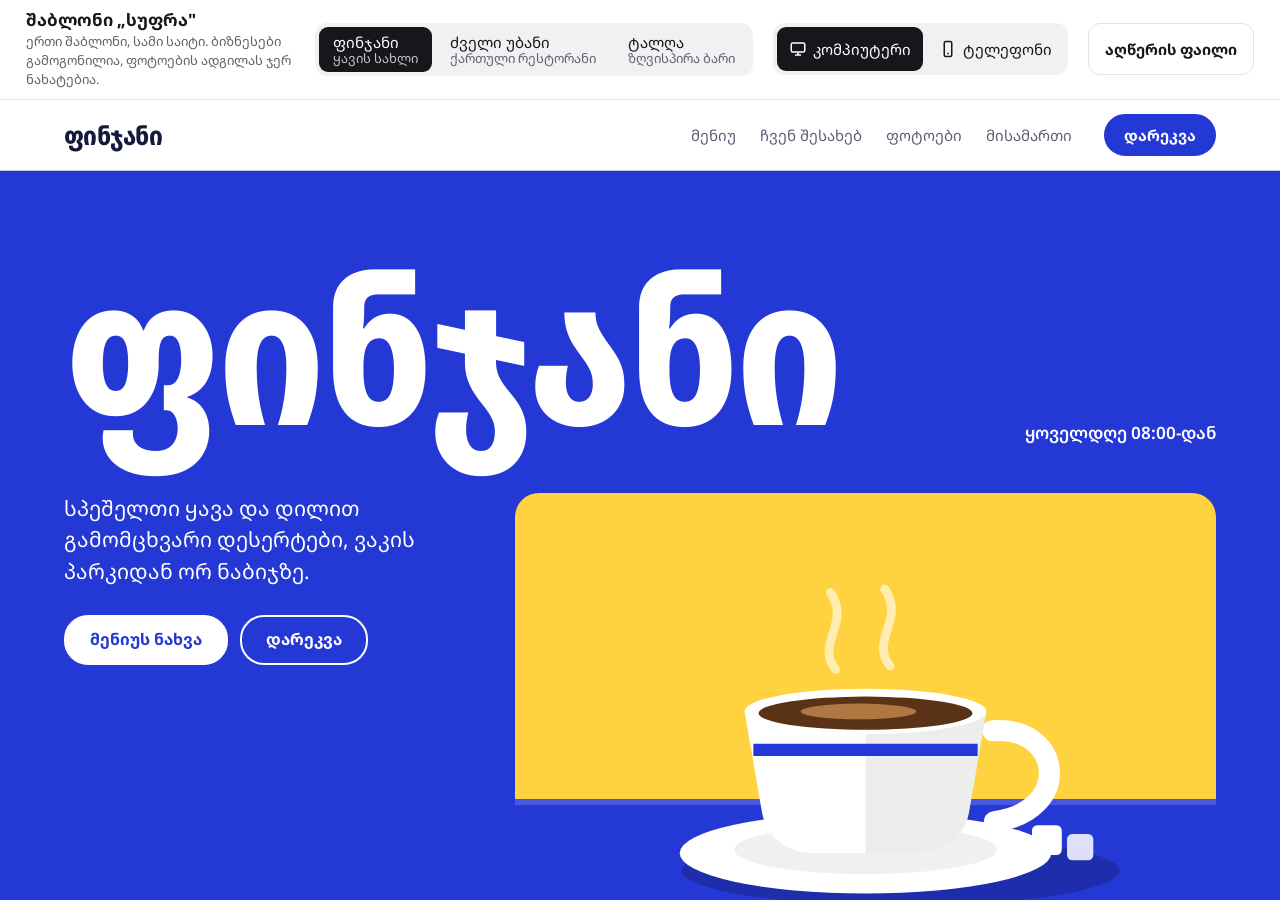
<file: templates/index.html>
<!DOCTYPE html>
<html lang="ka">
<head>
<meta charset="utf-8">
<meta name="viewport" content="width=device-width,initial-scale=1">
<title>შაბლონი სუფრა</title>
<link rel="preconnect" href="https://fonts.googleapis.com"><link rel="preconnect" href="https://fonts.gstatic.com" crossorigin>
<link rel="stylesheet" href="https://fonts.googleapis.com/css2?family=Noto+Sans+Georgian:wdth,wght@62.5..100,300..900&family=Noto+Serif+Georgian:wght@400..800&display=swap">
<style>
/* VOICE  სამუშაო ხელსაწყო, წყნარი: ყურადღება საიტზეა და არა ჩარჩოზე
   IDEA   საბეჭდი მაგიდა: საიტის ანაბეჭდი შუაშია, ზემოთ ნიმუშებს ფურცლავ
   PICTURE თვითონ საიტი, მთელ სცენაზე, ცოცხლად
   COLOUR თეთრი ზოლი და მუქი ტექსტი; სცენა ნეიტრალური ნაცრისფერი, რომ საიტის ფერებს არ ეჯიბრებოდეს
   TYPE   Noto Sans Georgian 400 და 700
   LAYOUT ლეპტოპზე ერთი ზოლი ზემოთ და სცენა ქვემოთ; ტელეფონზე ზოლი ორ რიგად იშლება */
:root{color-scheme:light dark;--bg:light-dark(#ffffff,#141518);--ink:light-dark(#16171a,#eceef1);--muted:light-dark(#5f626a,#a3a7af);--line:light-dark(#e2e3e6,#2a2c31);--stage:light-dark(#d8d9dc,#0a0b0d);--chip:light-dark(#f0f1f3,#1f2125);--sel:light-dark(#16171a,#eceef1);--selink:light-dark(#ffffff,#141518);--frame:light-dark(#16171a,#2e3035)}
:root[data-theme=light]{color-scheme:light}:root[data-theme=dark]{color-scheme:dark}
*{box-sizing:border-box;min-width:0}
html,body{height:100%}
body{margin:0;background:var(--bg);color:var(--ink);font:15px/1.45 'Noto Sans Georgian',system-ui,sans-serif;display:flex;flex-direction:column;overflow:hidden}
button{font:inherit;color:inherit;cursor:pointer}
button:focus-visible{outline:3px solid #2b6cff;outline-offset:2px}
.bar{display:flex;flex-wrap:wrap;align-items:center;gap:10px 20px;padding:10px max(2vw,16px);border-bottom:1px solid var(--line);background:var(--bg);position:relative;z-index:2}
.who{flex:1 1 240px}
.who h1{font-size:17px;line-height:1.2;margin:0;font-weight:700}
.who p{margin:2px 0 0;font-size:13px;color:var(--muted)}
.seg{display:flex;background:var(--chip);border-radius:12px;padding:4px;gap:4px}
.seg button{border:0;background:transparent;border-radius:9px;padding:6px 14px;min-height:44px;text-align:left;line-height:1.2}
.seg button span{display:block;font-size:13px;color:var(--muted)}
.seg button[aria-pressed=true]{background:var(--sel);color:var(--selink)}
.seg button[aria-pressed=true] span{color:inherit;opacity:.75}
.seg.dev button{padding:6px 12px;display:flex;align-items:center;gap:6px}
.seg svg{width:18px;height:18px;flex:none}
.file{border:1px solid var(--line);background:var(--bg);border-radius:12px;min-height:52px;padding:0 16px;font-weight:700}
.file:hover{background:var(--chip)}
.stage{flex:1;background:var(--stage);display:flex;justify-content:center;align-items:flex-start;overflow:auto;position:relative}
#site{border:0;display:block;width:100%;height:100%;background:#fff}
.stage.phone{padding:28px 16px}
.stage.phone #site{width:390px;max-width:100%;height:min(844px,calc(100% - 4px));flex:none;border-radius:30px;box-shadow:0 0 0 10px var(--frame)}
.drawer{position:fixed;top:0;right:0;bottom:0;width:min(560px,100%);background:var(--bg);border-left:1px solid var(--line);display:flex;flex-direction:column;z-index:5;transform:translateX(102%);transition:transform .22s ease;visibility:hidden}
.drawer.open{transform:none;visibility:visible}
.dh{padding:20px 20px 14px;border-bottom:1px solid var(--line)}
.dh h2{margin:0 0 6px;font-size:22px;line-height:1.2}
.dh p{margin:0 0 10px;color:var(--muted);max-width:52ch}
.facts{display:flex;flex-wrap:wrap;gap:6px 18px;font-size:14px;margin:0 0 14px}
.facts b{font-variant-numeric:tabular-nums}
.dact{display:flex;gap:8px}
.dact button{min-height:44px;padding:0 16px;border-radius:10px;border:1px solid var(--line);background:var(--bg);font-weight:700}
.dact button.pri{background:var(--sel);color:var(--selink);border-color:var(--sel)}
pre{flex:1;margin:0;overflow:auto;padding:16px 20px;font:13px/1.55 ui-monospace,SFMono-Regular,Menlo,Consolas,monospace;background:var(--chip);white-space:pre}
.k{color:light-dark(#7a2bbf,#c79bff)}.s{color:light-dark(#0b6b3a,#7fd6a4)}.n{color:light-dark(#b4410b,#ffab70)}
.scrim{position:fixed;inset:0;background:rgba(0,0,0,.32);z-index:4;opacity:0;pointer-events:none;transition:opacity .22s}
.scrim.on{opacity:1;pointer-events:auto}
.toast{position:fixed;left:50%;bottom:20px;transform:translateX(-50%);background:var(--sel);color:var(--selink);padding:10px 16px;border-radius:10px;font-size:14px;z-index:6;opacity:0;transition:opacity .2s;pointer-events:none;max-width:calc(100% - 32px)}
.toast.on{opacity:1}
@media(max-width:820px){.who{flex-basis:100%}.dev{display:none}}
@media(max-width:600px){.bar{gap:8px}.seg.sites{flex:1;overflow-x:auto;scrollbar-width:none}.seg.sites button{flex:1 0 auto;padding:6px 10px}.seg.sites button span,.file .opt{display:none}.file{min-height:52px;padding:0 12px}}
@media(prefers-reduced-motion:reduce){.drawer,.scrim,.toast{transition:none}}
</style>
</head>
<body>
<header class="bar">
  <div class="who">
    <h1>შაბლონი „სუფრა"</h1>
    <p>ერთი შაბლონი, სამი საიტი. ბიზნესები გამოგონილია, ფოტოების ადგილას ჯერ ნახატებია.</p>
  </div>
  <div class="seg sites" id="tabs" role="group" aria-label="ნიმუში-საიტები"></div>
  <div class="seg dev" role="group" aria-label="ეკრანი">
    <button type="button" id="d-desk" aria-pressed="true"><svg viewBox="0 0 24 24" fill="none" stroke="currentColor" stroke-width="2"><rect x="3" y="4" width="18" height="12" rx="2"/><path d="M8 20h8M12 16v4"/></svg>კომპიუტერი</button>
    <button type="button" id="d-phone" aria-pressed="false"><svg viewBox="0 0 24 24" fill="none" stroke="currentColor" stroke-width="2"><rect x="7" y="2" width="10" height="20" rx="2"/><path d="M11 18h2"/></svg>ტელეფონი</button>
  </div>
  <button type="button" class="file" id="open-file"><span class="opt">აღწერის </span>ფაილი</button>
</header>
<main class="stage" id="stage"><iframe id="site" title="საიტის პრევიუ"></iframe></main>
<div class="scrim" id="scrim"></div>
<aside class="drawer" id="drawer" aria-label="აღწერის ფაილი" aria-hidden="true">
  <div class="dh">
    <h2>აღწერის ფაილი</h2>
    <p id="d-text"></p>
    <div class="facts" id="d-facts"></div>
    <div class="dact"><button type="button" class="pri" id="copy">კოპირება</button><button type="button" id="close-file">დახურვა</button></div>
  </div>
  <pre id="json"></pre>
</aside>
<div class="toast" id="toast" role="status"></div>

<script>
/* შაბლონი „სუფრა" — კაფეებისა და რესტორნებისთვის. ვერსია 2.
   renderSite(site) ერთ საიტის აღწერას (JSON) სრულ HTML გვერდად აქცევს.
   renderParts(site, {edit:true}) რედაქტორისთვისაა: ტექსტებს, ფოტოებს და სექციებს
   data-e / data-img / data-sec ნიშნებს უმატებს, რომ საიტზე პირდაპირ შეიცვალოს.
   სუფთა ფუნქციაა, DOM-ს არ იყენებს: იმუშავებს ბრაუზერშიც და Cloudflare Worker-შიც. */
(function (root) {
  'use strict';

  const PLATFORM = { madeWith: 'აწყობილია ბილდერზე', url: '#' }; // დროებითი სახელი

  const FONT_CSS = 'https://fonts.googleapis.com/css2?family=Noto+Sans+Georgian:wdth,wght@62.5..100,300..900&family=Noto+Serif+Georgian:wght@400..800&display=swap';

  const FONTS = {
    modern: { display: "'Noto Sans Georgian','Noto Sans',system-ui,sans-serif", weight: 800, stretch: '74%', track: '-0.02em' },
    classic: { display: "'Noto Serif Georgian','Noto Serif',Georgia,serif", weight: 700, stretch: '100%', track: '-0.015em' }
  };
  const CORNERS = { sharp: '2px', soft: '10px', round: '24px' };
  const DEFAULT_COLORS = { bg: '#ffffff', ink: '#16181d', surface: '#f1f2f4', accent: '#c8102e', accentInk: '#ffffff' };
  const TONES = ['base', 'surface', 'accent', 'inverse', 'custom'];
  const LABELS = { hero: 'მთავარი ბლოკი', menu: 'მენიუ', about: 'ჩვენ შესახებ', gallery: 'ფოტოები', visit: 'მისამართი', cta: 'ბანერი' };
  const NAV_DEFAULT = { menu: 'მენიუ', about: 'ჩვენ შესახებ', gallery: 'ფოტოები', visit: 'მისამართი' };

  // ყველაფერი, რასაც მომხმარებელი წერს, აქ გადის: ასე სხვისი კოდი საიტში ვერ ჩაჯდება.
  const esc = (v) => String(v ?? '').replace(/[&<>"']/g, (c) => ({ '&': '&amp;', '<': '&lt;', '>': '&gt;', '"': '&quot;', "'": '&#39;' })[c]);
  const okLink = (s) => /^(https?:\/\/|tel:|mailto:|#[\w-]*$)/i.test(s);
  const imgSrc = (u) => { const s = String(u ?? '').trim(); return /^(https?:\/\/|\/|data:image\/)/i.test(s) ? esc(s) : ''; };
  const color = (c, d) => (/^#[0-9a-f]{3}([0-9a-f]{3})?$/i.test(String(c || '')) ? c : d);
  const tel = (p) => 'tel:' + String(p || '').replace(/[^\d+]/g, '');
  const wa = (n) => 'https://wa.me/' + String(n || '').replace(/\D/g, '');
  const num = (p) => {
    const n = Number(p);
    if (p === '' || p == null || !isFinite(n)) return esc(p);
    return String(Number.isInteger(n) ? n : n.toFixed(2));
  };
  const lum = (hex) => {
    let h = hex.slice(1);
    if (h.length === 3) h = h.split('').map((c) => c + c).join('');
    const ch = [0, 2, 4].map((i) => parseInt(h.slice(i, i + 2), 16) / 255).map((v) => (v <= 0.03928 ? v / 12.92 : ((v + 0.055) / 1.055) ** 2.4));
    return 0.2126 * ch[0] + 0.7152 * ch[1] + 0.0722 * ch[2];
  };
  const autoInk = (bg) => (lum(bg) > 0.42 ? '#16181d' : '#ffffff');

  function make(site, opts) {
    site = site || {};
    const edit = !!(opts && opts.edit);
    const c = site.contact || {};
    const E = (p) => (edit ? ` data-e="${p}"` : '');
    const N = (p) => (edit ? ` data-e="${p}" data-num="1"` : '');
    const I = (p) => (edit ? ` data-img="${p}"` : '');
    const href = (u) => {
      const s = String(u ?? '').trim();
      if (s === '@phone') return esc(tel(c.phone));
      if (s === '@whatsapp') return esc(wa(c.whatsapp || c.phone));
      return okLink(s) ? esc(s) : '#';
    };
    const has = (im) => !!(im && imgSrc(im.src));
    const img = (im, cls, path, first) => {
      if (!has(im)) return edit ? `<div class="${cls} img-empty"${I(path)}><span>ფოტოს დამატება</span></div>` : '';
      return `<img class="${cls}" src="${imgSrc(im.src)}" alt="${esc(im.alt)}"${first ? ' fetchpriority="high"' : ' loading="lazy"'} decoding="async"${I(path)}>`;
    };
    const btns = (list, base) => {
      const out = (list || []).map((b, j) => {
        if (!b || (!b.label && !edit)) return '';
        const outline = b.style ? b.style === 'outline' : j > 0;
        return `<a class="btn${outline ? ' btn-alt' : ''}" href="${href(b.link)}"${edit ? ` data-btn="${base}.${j}"` : ''}><span${E(`${base}.${j}.label`)}>${esc(b.label)}</span></a>`;
      }).join('');
      return out ? `<div class="actions">${out}</div>` : '';
    };
    const sid = (s) => esc(s.id || s.type);
    const open = (s, i, cls, withId) => {
      const t = TONES.includes(s.tone) ? s.tone : 'base';
      let style = '';
      if (t === 'custom') {
        const bg = color(s.bg, '#ffffff');
        const fg = color(s.fg, autoInk(bg));
        style = ` style="--b:${bg};--t:${fg};--hi:${fg};--bb:${fg};--bi:${bg}"`;
      }
      return `<section class="${cls} tone-${t}"${withId === false ? '' : ` id="${sid(s)}"`}${style}${edit ? ` data-sec="${i}"` : ''}>`;
    };
    const P = (i) => `sections.${i}`;

    const S = {};

    S.hero = (s, i) => {
      const lead = s.tagline ? `<p class="lead"${E(P(i) + '.tagline')}>${esc(s.tagline)}</p>` : '';
      const note = s.note ? `<p class="note"${E(P(i) + '.note')}>${esc(s.note)}</p>` : '';
      const actions = btns(s.buttons, P(i) + '.buttons');
      const h1 = `<h1${E('name')}>${esc(site.name)}</h1>`;
      if (s.variant === 'photo') {
        return `<section class="hero hero-photo"${edit ? ` data-sec="${i}"` : ''}>${img(s.image, 'hero-bg', P(i) + '.image', true)}
<div class="hero-in">${h1}${lead}${actions}${note}</div></section>`;
      }
      const fig = has(s.image) || edit ? `<figure class="hero-fig">${img(s.image, 'hero-img', P(i) + '.image', true)}</figure>` : '';
      return `${open(s, i, 'hero hero-poster band', false)}<div class="wrap">
<div class="hero-top">${h1}${note}</div>
<div class="hero-grid${fig ? '' : ' no-img'}"><div class="hero-side">${lead}${actions}</div>${fig}</div></div></section>`;
    };

    S.menu = (s, i) => {
      const cats = (s.categories || []).map((cat, k) => {
        const cp = `${P(i)}.categories.${k}`;
        return `<div class="cat"><h3${E(cp + '.name')}>${esc(cat.name)}</h3><ul>${(cat.items || []).map((it, j) => {
          const ip = `${cp}.items.${j}`;
          return `<li><div class="item"><span class="nm"${E(ip + '.name')}>${esc(it.name)}</span>${it.tag ? `<span class="tag"${E(ip + '.tag')}>${esc(it.tag)}</span>` : ''}<span class="fill"></span><span class="pr"><span${N(ip + '.price')}>${num(it.price)}</span>&nbsp;₾</span></div>${it.desc ? `<p class="ds"${E(ip + '.desc')}>${esc(it.desc)}</p>` : ''}</li>`;
        }).join('')}</ul></div>`;
      }).join('');
      const title = s.title ?? 'მენიუ';
      return `${open(s, i, 'band')}<div class="wrap">
${title || s.note ? `<div class="head">${title ? `<h2${E(P(i) + '.title')}>${esc(title)}</h2>` : ''}${s.note ? `<p${E(P(i) + '.note')}>${esc(s.note)}</p>` : ''}</div>` : ''}
<div class="cats">${cats}</div>${btns(s.buttons, P(i) + '.buttons')}</div></section>`;
    };

    S.about = (s, i) => {
      const pic = has(s.image) || edit ? img(s.image, 'about-img', P(i) + '.image') : '';
      const title = s.title ?? 'ჩვენ შესახებ';
      return `${open(s, i, 'band')}<div class="wrap about${pic ? '' : ' no-img'}${s.flip ? ' flip' : ''}">
${pic}<div class="about-text">${title ? `<h2${E(P(i) + '.title')}>${esc(title)}</h2>` : ''}${(s.paragraphs || []).map((p, k) => (p || edit ? `<p${E(`${P(i)}.paragraphs.${k}`)}>${esc(p)}</p>` : '')).join('')}${btns(s.buttons, P(i) + '.buttons')}</div></div></section>`;
    };

    S.gallery = (s, i) => {
      const ims = (s.images || []).filter((im) => has(im) || edit).slice(0, 12);
      const mode = ims.length === 5 ? 'g5' : ims.length === 3 ? 'g3' : 'gn';
      const title = s.title ?? 'ფოტოები';
      const tiles = ims.length
        ? ims.map((im) => `<figure>${img(im, 'g-img', `${P(i)}.images.${(s.images || []).indexOf(im)}`)}</figure>`).join('')
        : (edit ? `<figure><div class="g-img img-empty" data-img="${P(i)}.images.0"><span>ფოტოების დამატება</span></div></figure>` : '');
      return `${open(s, i, 'band')}<div class="wrap">
${title || s.note ? `<div class="head">${title ? `<h2${E(P(i) + '.title')}>${esc(title)}</h2>` : ''}${s.note ? `<p${E(P(i) + '.note')}>${esc(s.note)}</p>` : ''}</div>` : ''}
<div class="grid ${mode}">${tiles}</div>${btns(s.buttons, P(i) + '.buttons')}</div></section>`;
    };

    S.visit = (s, i) => {
      const map = 'https://www.google.com/maps/search/?api=1&query=' + encodeURIComponent(c.mapQuery || c.address || site.name || '');
      const hours = (site.hours || []).map((h, k) => `<div class="row"><dt${E(`hours.${k}.days`)}>${esc(h.days)}</dt><dd${E(`hours.${k}.time`)}>${esc(h.time)}</dd></div>`).join('');
      const row = (k, u, v, path, pre) => `<li class="row"><span>${k}</span><a href="${href(u)}">${pre || ''}<span${E(path)}>${esc(v)}</span></a></li>`;
      const links = [
        c.phone && row('ტელეფონი', tel(c.phone), c.phone, 'contact.phone'),
        c.whatsapp && row('WhatsApp', wa(c.whatsapp), s.waLabel ?? 'მოგვწერეთ', P(i) + '.waLabel'),
        c.instagram && row('Instagram', 'https://instagram.com/' + encodeURIComponent(c.instagram), c.instagram, 'contact.instagram', '@'),
        c.facebook && row('Facebook', 'https://facebook.com/' + encodeURIComponent(c.facebook), c.facebook, 'contact.facebook')
      ].filter(Boolean).join('');
      const title = s.title ?? 'გვესტუმრეთ';
      const mapLabel = s.mapLabel ?? 'რუკაზე ნახვა';
      return `${open(s, i, 'band')}<div class="wrap visit">
<div class="v-main">${title ? `<h2${E(P(i) + '.title')}>${esc(title)}</h2>` : ''}${c.address ? `<p class="addr"${E('contact.address')}>${esc(c.address)}</p>` : ''}${s.note ? `<p class="v-note"${E(P(i) + '.note')}>${esc(s.note)}</p>` : ''}
${mapLabel ? `<div class="actions"><a class="btn" href="${esc(map)}"${edit ? ` data-btn="${P(i)}.map"` : ''}><span${E(P(i) + '.mapLabel')}>${esc(mapLabel)}</span></a></div>` : ''}${btns(s.buttons, P(i) + '.buttons')}</div>
${hours ? `<div><h3${E(P(i) + '.hoursTitle')}>${esc(s.hoursTitle ?? 'სამუშაო საათები')}</h3><dl class="list">${hours}</dl></div>` : ''}
${links ? `<div><h3${E(P(i) + '.contactTitle')}>${esc(s.contactTitle ?? 'კონტაქტი')}</h3><ul class="list">${links}</ul></div>` : ''}</div></section>`;
    };

    S.cta = (s, i) => `${open(s, i, 'band cta')}<div class="wrap cta-in"><div>${s.title ? `<h2${E(P(i) + '.title')}>${esc(s.title)}</h2>` : ''}${s.text ? `<p class="cta-text"${E(P(i) + '.text')}>${esc(s.text)}</p>` : ''}</div>${btns(s.buttons, P(i) + '.buttons')}</div></section>`;

    const all = (site.sections || []).map((s, i) => ({ s, i })).filter(({ s }) => s && s.enabled !== false && S[s.type]);

    const b = site.brand || {};
    const logo = has(b.logo) ? `<img class="logo-img" src="${imgSrc(b.logo.src)}" alt="${esc(site.name)}"${I('brand.logo')}>` : '';
    const showName = !logo || b.showName !== false;
    const navLinks = all.filter(({ s }) => (s.inNav ?? !!NAV_DEFAULT[s.type]) && s.type !== 'hero')
      .map(({ s, i }) => `<a href="#${sid(s)}"${E(P(i) + '.navLabel')}>${esc(s.navLabel ?? NAV_DEFAULT[s.type] ?? s.title ?? LABELS[s.type])}</a>`).join('');
    const nb = site.navButton || {};
    const showNb = nb.show !== false && (nb.link || c.phone);
    const nav = `<header class="nav tone-base"><div class="wrap nav-in"><a class="brand" href="#top">${logo}${showName ? `<span${E('name')}>${esc(site.name)}</span>` : ''}</a>
<nav aria-label="გვერდის ნაწილები">${navLinks}</nav>${showNb ? `<a class="btn btn-sm" href="${href(nb.link || '@phone')}"${edit ? ' data-btn="navButton"' : ''}><span${E('navButton.label')}>${esc(nb.label ?? 'დარეკვა')}</span></a>` : ''}</div></header>`;

    const f = site.footer || {};
    const footer = `<footer class="foot tone-base"><div class="wrap foot-in"><p><strong${E('name')}>${esc(site.name)}</strong>${c.address ? `<span${E('contact.address')}>${esc(c.address)}</span>` : ''}${f.text ? `<span${E('footer.text')}>${esc(f.text)}</span>` : ''}</p>
<a class="made" href="${esc(PLATFORM.url)}">${esc(PLATFORM.madeWith)}</a></div></footer>`;

    const t = site.theme || {};
    const k = t.colors || {};
    const fo = FONTS[t.font] || FONTS.modern;
    const col = (n) => color(k[n], DEFAULT_COLORS[n]);
    const lh = Math.min(96, Math.max(20, Number(b.logoHeight) || 36));
    const css = `:root{--bg:${col('bg')};--ink:${col('ink')};--surface:${col('surface')};--accent:${col('accent')};--accent-ink:${col('accentInk')};--r:${CORNERS[t.corners] || CORNERS.soft};--display:${fo.display};--dw:${fo.weight};--ds:${fo.stretch};--dt:${fo.track};--logo-h:${lh}px}\n` + BASE_CSS;

    const meta = site.meta || {};
    const title = meta.title || site.name || '';
    const shareImg = has(meta.image) ? imgSrc(meta.image.src) : '';
    const head = `<title>${esc(title)}</title>${meta.description ? `<meta name="description" content="${esc(meta.description)}">` : ''}
<meta property="og:title" content="${esc(title)}">${meta.description ? `<meta property="og:description" content="${esc(meta.description)}">` : ''}${shareImg && !shareImg.startsWith('data:') ? `<meta property="og:image" content="${shareImg}">` : ''}
${b.favicon && imgSrc(b.favicon) ? `<link rel="icon" href="${imgSrc(b.favicon)}">` : ''}`;

    const body = `${nav}<main>${all.map(({ s, i }) => S[s.type](s, i)).join('\n')}</main>${footer}`;
    return { css, body, head };
  }

  const BASE_CSS = `
/* VOICE  ხმაურიანი არ არის: ბიზნესის ფერები და ფოტოები ლაპარაკობს
   IDEA   კარგად დაბეჭდილი მენიუ და აბრა, რომელიც ტელეფონში იკითხება
   PICTURE ბიზნესის საკუთარი ფოტოები, დიდად
   COLOUR ხუთი ფერი აღწერიდან + სექციის საკუთარი ფონი
   TYPE   Noto Sans Georgian (ვიწრო, მსხვილი) ან Noto Serif Georgian სათაურებში
   LAYOUT ზოლები ერთმანეთის მიყოლებით; ტელეფონზე ყველაფერი ერთ სვეტად */
*{box-sizing:border-box;min-width:0}
html{scroll-behavior:smooth;scroll-padding-top:88px;-webkit-text-size-adjust:100%}
body{margin:0;background:var(--bg);color:var(--ink);font:400 17px/1.6 'Noto Sans Georgian','Noto Sans',system-ui,sans-serif;overflow-x:clip}
img{max-width:100%;display:block}
a{color:inherit}
h1,h2,h3{font-family:var(--display);font-weight:var(--dw);font-stretch:var(--ds);letter-spacing:var(--dt);line-height:1.05;margin:0;text-wrap:balance}
h2{font-size:clamp(36px,5.2vw,56px)}
h3{font-size:22px;font-weight:700;line-height:1.25}
p{margin:0 0 1em}
.wrap{max-width:1240px;margin:0 auto}
.band{padding:clamp(56px,8vw,112px) max(5vw,20px);background:var(--b);color:var(--t)}
.tone-base{--b:var(--bg);--t:var(--ink);--hi:var(--accent);--bb:var(--accent);--bi:var(--accent-ink)}
.tone-surface{--b:var(--surface);--t:var(--ink);--hi:var(--accent);--bb:var(--accent);--bi:var(--accent-ink)}
.tone-accent{--b:var(--accent);--t:var(--accent-ink);--hi:var(--accent-ink);--bb:var(--accent-ink);--bi:var(--accent)}
.tone-inverse{--b:var(--ink);--t:var(--bg);--hi:var(--accent);--bb:var(--accent);--bi:var(--accent-ink)}
.tone-base,.tone-surface,.tone-accent,.tone-inverse,.tone-custom,.hero-photo{--m:color-mix(in srgb,var(--t) 70%,var(--b));--l:color-mix(in srgb,var(--t) 24%,transparent)}
.btn{display:inline-flex;align-items:center;justify-content:center;min-height:50px;padding:0 24px;border-radius:var(--r);background:var(--bb);color:var(--bi);border:2px solid var(--bb);font-weight:700;font-size:16px;text-decoration:none;white-space:nowrap;transition:transform .15s}
.btn:hover{transform:translateY(-2px)}
.btn-alt{background:transparent;color:var(--t);border-color:currentColor}
a:focus-visible{outline:3px solid var(--hi);outline-offset:3px}
.actions{display:flex;flex-wrap:wrap;gap:12px;margin-top:28px}
.img-empty{display:grid;place-items:center;min-height:220px;background:color-mix(in srgb,var(--t) 8%,var(--b));border:2px dashed var(--l);color:var(--m);font-size:15px;font-weight:600}

.nav{position:sticky;top:0;z-index:10;background:var(--b);color:var(--t);border-bottom:1px solid var(--l);padding:0 max(5vw,20px)}
.nav-in{display:flex;flex-wrap:wrap;align-items:center;gap:8px 32px;min-height:70px}
.brand{display:flex;align-items:center;gap:10px;font-family:var(--display);font-weight:var(--dw);font-stretch:var(--ds);letter-spacing:var(--dt);font-size:26px;line-height:1;text-decoration:none;padding:8px 0}
.logo-img{display:block;height:var(--logo-h);width:auto;max-width:220px;object-fit:contain}
.nav nav{display:flex;flex-wrap:wrap;gap:4px 24px;margin-left:auto}
.nav nav a{color:var(--m);text-decoration:none;font-size:15px;padding:8px 0}
.nav nav a:hover{color:var(--t)}
.btn-sm{min-height:42px;padding:0 18px;font-size:15px}

.hero-poster{padding-top:clamp(36px,6vw,80px);padding-bottom:0;overflow:hidden}
.hero-top{display:flex;flex-wrap:wrap;align-items:flex-end;justify-content:space-between;gap:12px 40px;margin-bottom:clamp(20px,3vw,36px)}
.hero-poster h1{font-size:clamp(76px,16vw,210px);line-height:.96;overflow-wrap:break-word;padding-bottom:.06em}
.hero-poster .note{max-width:22ch;text-align:right;font-size:17px;font-weight:600;color:var(--t);margin:0 0 .6em}
.hero-grid{display:grid;grid-template-columns:minmax(0,4fr) minmax(0,7fr);gap:clamp(24px,4vw,64px);align-items:start}
.hero-grid.no-img{grid-template-columns:minmax(0,1fr)}
.hero-side{padding-bottom:clamp(40px,6vw,88px)}
.lead{font-size:clamp(18px,1.7vw,21px);line-height:1.5;max-width:36ch}
.hero-fig{margin:0}
.hero-img{width:100%;aspect-ratio:16/10;object-fit:cover;border-radius:var(--r) var(--r) 0 0}
.hero-photo{position:relative;display:grid;align-items:end;min-height:min(86svh,820px);padding:0 max(5vw,20px);overflow:hidden;color:#fff;background:#140b0e;--t:#fff;--b:#120a0c;--hi:#fff;--bb:var(--accent);--bi:var(--accent-ink)}
.hero-bg{position:absolute;inset:0;width:100%;height:100%;object-fit:cover}
.hero-bg.img-empty{border:0;background:#2a1d22;color:rgba(255,255,255,.7)}
.hero-photo::after{content:"";position:absolute;inset:0;pointer-events:none;background:linear-gradient(90deg,rgba(0,0,0,.66),rgba(0,0,0,.3) 50%,rgba(0,0,0,0) 78%),linear-gradient(180deg,rgba(0,0,0,0) 30%,rgba(0,0,0,.72))}
.hero-in{position:relative;z-index:1;width:100%;max-width:1240px;margin:0 auto;padding:clamp(40px,7vw,96px) 0}
.hero-in h1,.hero-in p{text-shadow:0 2px 24px rgba(0,0,0,.45)}
.hero-photo h1{font-size:clamp(60px,10vw,136px);line-height:.95;margin-bottom:20px;color:#fff}
.hero-photo .lead{max-width:42ch}
.hero-photo .note{color:rgba(255,255,255,.82);font-size:15px;margin:20px 0 0}

.head{display:flex;flex-wrap:wrap;align-items:flex-end;justify-content:space-between;gap:12px 40px;margin-bottom:clamp(32px,4vw,56px)}
.head p{max-width:44ch;color:var(--m);margin:0}
.cats{columns:2 340px;column-gap:clamp(40px,6vw,104px)}
.cat{break-inside:avoid;margin-bottom:48px}
.cat h3{padding-bottom:12px;margin-bottom:8px;border-bottom:2px solid var(--t)}
.cat ul{list-style:none;margin:0;padding:0}
.cat li{padding:11px 0}
.item{display:flex;align-items:baseline;gap:10px}
.nm{font-weight:600;font-size:18px;line-height:1.35}
.tag{flex:none;font-size:13px;font-weight:700;line-height:1;padding:5px 9px;border-radius:99px;background:var(--bb);color:var(--bi);transform:translateY(-2px)}
.fill{flex:1;min-width:20px;border-bottom:2px dotted var(--l);transform:translateY(-5px)}
.pr{flex:none;font-weight:700;font-size:18px;font-variant-numeric:tabular-nums;white-space:nowrap}
.ds{margin:3px 0 0;color:var(--m);font-size:15px;line-height:1.45;max-width:46ch}

.about{display:grid;grid-template-columns:minmax(0,5fr) minmax(0,6fr);gap:clamp(32px,6vw,96px);align-items:center}
.about.no-img{grid-template-columns:minmax(0,1fr)}
.about.flip{grid-template-columns:minmax(0,6fr) minmax(0,5fr)}
.about.flip .about-img{order:2}
.about-img{width:100%;aspect-ratio:4/5;object-fit:cover;border-radius:var(--r)}
.about-text h2{margin-bottom:28px}
.about-text p{font-size:18px;line-height:1.65;max-width:54ch}

.grid{display:grid;gap:clamp(8px,1vw,14px)}
.grid figure{margin:0;overflow:hidden;border-radius:var(--r)}
.g-img{width:100%;height:100%;object-fit:cover}
.grid .img-empty{min-height:100%}
.g5{grid-template-columns:repeat(4,minmax(0,1fr));grid-auto-rows:clamp(150px,17vw,250px)}
.g5 figure:first-child{grid-column:span 2;grid-row:span 2}
.g3{grid-template-columns:minmax(0,2fr) minmax(0,1fr);grid-auto-rows:clamp(170px,20vw,290px)}
.g3 figure:first-child{grid-row:span 2}
.gn{grid-template-columns:repeat(auto-fill,minmax(220px,1fr));grid-auto-rows:240px}

.visit{display:grid;grid-template-columns:repeat(3,minmax(0,1fr));gap:44px clamp(32px,5vw,72px);align-items:start}
.addr{font-size:clamp(21px,2vw,25px);font-weight:600;line-height:1.35;max-width:22ch;margin:22px 0 14px}
.v-note{color:var(--m);max-width:36ch}
.v-main .actions{margin-top:16px}
.v-main .actions+.actions{margin-top:12px}
.visit h3{margin:6px 0 12px}
.list{list-style:none;margin:0;padding:0}
.list .row{display:flex;justify-content:space-between;align-items:baseline;gap:16px;padding:11px 0;border-bottom:1px solid var(--l)}
.list dt,.list .row>span{color:var(--m)}
.list dd{margin:0;font-weight:600;white-space:nowrap;font-variant-numeric:tabular-nums}
.list a{font-weight:600;text-decoration:none;text-align:right;overflow-wrap:anywhere}
.list a:hover{text-decoration:underline}

.cta-in{display:flex;flex-wrap:wrap;align-items:flex-end;justify-content:space-between;gap:24px 56px}
.cta h2{font-size:clamp(36px,5vw,60px);max-width:16ch}
.cta-text{margin:16px 0 0;max-width:48ch;color:var(--m);font-size:18px}
.cta .actions{margin:0}

.foot{padding:26px max(5vw,20px);background:var(--b);color:var(--t);border-top:1px solid var(--l)}
.foot-in{display:flex;flex-wrap:wrap;justify-content:space-between;align-items:center;gap:12px 24px;font-size:15px}
.foot p{margin:0;display:flex;flex-wrap:wrap;gap:4px 16px}
.foot p span{color:var(--m)}
.made{font-size:14px;color:var(--m);text-decoration:none;border:1px solid var(--l);border-radius:99px;padding:6px 14px}
.made:hover{color:var(--t)}

@media(max-width:860px){.visit{grid-template-columns:minmax(0,1fr) minmax(0,1fr)}.v-main{grid-column:1/-1}}
@media(max-width:760px){
.hero-grid,.about,.about.flip{grid-template-columns:minmax(0,1fr)}
.hero-side{padding-bottom:32px}
.hero-poster .note{text-align:left;margin:0}
.about-img{aspect-ratio:4/3}
.nav nav{order:3;width:100%;margin:0 0 6px;flex-wrap:nowrap;overflow-x:auto;gap:18px;scrollbar-width:none}
.nav nav a{flex:none;font-size:14px}
.nav .btn-sm{margin-left:auto}
.logo-img{max-width:150px;max-height:48px}
}
@media(max-width:600px){
body{font-size:16px}
.g5,.g3{grid-template-columns:minmax(0,1fr) minmax(0,1fr);grid-auto-rows:150px}
.g5 figure:first-child,.g3 figure:first-child{grid-column:span 2;grid-row:span 2}
.visit{grid-template-columns:minmax(0,1fr)}
.nm,.pr{font-size:17px}
}
@media(prefers-reduced-motion:reduce){html{scroll-behavior:auto}.btn{transition:none}}
`;

  function renderParts(site, opts) { return make(site, opts); }

  function renderSite(site, opts) {
    const p = make(site, opts);
    return `<!DOCTYPE html>
<html lang="ka"><head><meta charset="utf-8"><meta name="viewport" content="width=device-width,initial-scale=1">
${p.head}
<link rel="preconnect" href="https://fonts.googleapis.com"><link rel="preconnect" href="https://fonts.gstatic.com" crossorigin>
<link rel="stylesheet" href="${esc(FONT_CSS)}">
<style>${p.css}</style></head>
<body id="top">${p.body}</body></html>`;
  }

  const api = { renderSite, renderParts, FONT_CSS, LABELS, NAV_DEFAULT, TONES, fonts: Object.keys(FONTS), corners: Object.keys(CORNERS), autoInk, version: 2 };
  if (typeof module !== 'undefined' && module.exports) module.exports = api;
  else root.Supra = api;
})(typeof globalThis !== 'undefined' ? globalThis : this);

</script>
<script>
/* მხოლოდ დემოსთვის: ფოტოების ადგილას დროებითი ნახატები.
   ნამდვილ საიტზე აქ მომხმარებლის ატვირთული ფოტოები იქნება (R2-დან). */
(function (root) {
  'use strict';

  const PAL = {
    finjani: { wall: '#ffd23f', wall2: '#f5c21b', table: '#2438d6', table2: '#1a2aa8', plate: '#ffffff', cup: '#ffffff', accent: '#2438d6', sky: '#9fd3ff', wood: '#151a3d', cloth: '#2438d6' },
    'dzveli-ubani': { wall: '#6e1c31', wall2: '#5a1427', table: '#2a0811', table2: '#1d050b', plate: '#f6e8de', cup: '#f6e8de', accent: '#ff5a6e', sky: '#f7c58f', wood: '#1d050b', cloth: '#4a1022' },
    talgha: { wall: '#0a5fd8', wall2: '#0a4fb6', table: '#ffe1b3', table2: '#f3cd92', plate: '#ffffff', cup: '#ffffff', accent: '#ff6a3d', sky: '#ffc49b', wood: '#0a3a8f', cloth: '#0a5fd8' }
  };

  const svg = (inner) => `<svg xmlns="http://www.w3.org/2000/svg" viewBox="0 0 800 600" preserveAspectRatio="xMidYMid slice">${inner}</svg>`;
  const room = (p, y) => `<rect width="800" height="600" fill="${p.wall}"/><rect y="${y}" width="800" height="${600 - y}" fill="${p.table}"/><rect y="${y}" width="800" height="7" fill="#fff" opacity=".16"/>`;
  const shadow = (cx, cy, rx, ry, o = 0.2) => `<ellipse cx="${cx}" cy="${cy}" rx="${rx}" ry="${ry}" fill="#000" opacity="${o}"/>`;

  const ART = {
    cup: (p) => svg(`${room(p, 400)}${shadow(440, 482, 250, 40)}
<ellipse cx="400" cy="462" rx="212" ry="46" fill="${p.plate}"/><ellipse cx="400" cy="458" rx="150" ry="28" fill="#000" opacity=".06"/>
<path d="M545 322c80-6 92 92 2 104" fill="none" stroke="${p.cup}" stroke-width="24" stroke-linecap="round"/>
<path d="M262 300h276l-20 116c-6 30-30 46-60 46H342c-30 0-54-16-60-46z" fill="${p.cup}"/>
<path d="M400 300h138l-20 116c-6 30-30 46-60 46h-58z" fill="#000" opacity=".07"/>
<path d="M272 344h256" stroke="${p.accent}" stroke-width="14"/>
<ellipse cx="400" cy="300" rx="138" ry="26" fill="${p.cup}"/><ellipse cx="400" cy="302" rx="122" ry="19" fill="#5a3216"/>
<ellipse cx="392" cy="300" rx="66" ry="9" fill="#c58a4f" opacity=".8"/>
<path d="M366 252c-24-30 18-52-6-88M428 248c-24-30 18-52-6-88" fill="none" stroke="#fff" stroke-width="10" stroke-linecap="round" opacity=".6"/>
<rect x="590" y="430" width="34" height="34" rx="6" fill="#fff"/><rect x="630" y="440" width="30" height="30" rx="6" fill="#fff" opacity=".85"/>`),

    wine: (p) => {
      const grapes = [[640, 446], [670, 446], [700, 446], [655, 472], [685, 472], [670, 498]]
        .map(([x, y]) => `<circle cx="${x}" cy="${y}" r="16" fill="#5b1a6b"/><circle cx="${x - 5}" cy="${y - 5}" r="4" fill="#fff" opacity=".35"/>`).join('');
      return svg(`${room(p, 420)}${shadow(330, 506, 120, 18, 0.28)}${shadow(545, 504, 72, 12)}
<path d="M300 110h44v92c46 26 58 70 58 104v170c0 14-10 24-24 24H266c-14 0-24-10-24-24V306c0-34 12-78 58-104z" fill="#1c070d"/>
<path d="M258 306c0-30 12-60 42-84v272h-38c-2 0-4-2-4-4z" fill="#fff" opacity=".09"/>
<rect x="252" y="330" width="140" height="96" rx="3" fill="${p.plate}"/><rect x="274" y="358" width="96" height="10" rx="5" fill="${p.accent}"/>
<rect x="290" y="382" width="64" height="8" rx="4" fill="#1c070d" opacity=".5"/><rect x="298" y="96" width="48" height="26" rx="4" fill="${p.accent}"/>
<path d="M476 300c6 64 30 90 64 96 34-6 58-32 64-96z" fill="#8a1029"/><ellipse cx="540" cy="300" rx="64" ry="10" fill="#b01c38"/>
<path d="M470 240c0 110 30 150 70 156 40-6 70-46 70-156z" fill="#fff" opacity=".14"/>
<path d="M470 240c0 110 30 150 70 156 40-6 70-46 70-156" fill="none" stroke="#fff" stroke-opacity=".55" stroke-width="3"/>
<rect x="536" y="396" width="8" height="94" fill="#fff" opacity=".5"/><ellipse cx="540" cy="492" rx="54" ry="9" fill="#fff" opacity=".5"/>${grapes}`);
    },

    khachapuri: (p) => svg(`${room(p, 330)}${shadow(420, 430, 330, 108)}
<ellipse cx="400" cy="405" rx="322" ry="110" fill="${p.plate}"/><ellipse cx="400" cy="400" rx="280" ry="88" fill="#000" opacity=".05"/>
<path d="M118 392C250 250 550 250 682 392C550 524 250 524 118 392z" fill="#d98a38"/>
<path d="M118 392C250 524 550 524 682 392C560 488 240 488 118 392z" fill="#a95f22" opacity=".7"/>
<path d="M150 380C270 284 530 284 650 380C540 330 260 330 150 380z" fill="#f0b867" opacity=".8"/>
<path d="M205 390C300 322 500 322 595 390C500 448 300 448 205 390z" fill="#ffe08a"/>
<path d="M330 392c0-30 30-48 70-48s76 18 76 46-34 44-74 44-72-14-72-42z" fill="#fff8e6"/>
<circle cx="400" cy="388" r="27" fill="#ff9a12"/><circle cx="391" cy="379" r="8" fill="#fff" opacity=".6"/>
<rect x="470" y="360" width="40" height="30" rx="6" fill="#fff4bd" transform="rotate(-12 490 375)"/>
<circle cx="118" cy="392" r="20" fill="#b86a28"/><circle cx="682" cy="392" r="20" fill="#b86a28"/>`),

    khinkali: (p) => {
      const one = (x, y, s) => {
        const pleats = [-3, -2, -1, 0, 1, 2, 3].map((k) => `<path d="M0 -118Q${k * 18} -60 ${k * 34} -6" stroke="#d6c19c" stroke-width="4" fill="none"/>`).join('');
        return `<g transform="translate(${x} ${y}) scale(${s})">${shadow(10, 66, 120, 22, 0.18)}
<path d="M-112 0c0-70 52-118 112-128 60 10 112 58 112 128 0 48-52 70-112 70S-112 48-112 0z" fill="#f5e9d3"/>
<path d="M0 -128c60 10 112 58 112 128 0 48-52 70-112 70z" fill="#000" opacity=".07"/>${pleats}
<path d="M-17 -126h34l-7 -36h-20z" fill="#e6d6b4"/></g>`;
      };
      const pepper = Array.from({ length: 26 }, (_, i) => `<circle cx="${130 + ((i * 97) % 540)}" cy="${470 + ((i * 53) % 70)}" r="3" fill="#2a1a10" opacity=".7"/>`).join('');
      return svg(`${room(p, 360)}${shadow(410, 480, 330, 96)}<ellipse cx="400" cy="460" rx="320" ry="96" fill="${p.plate}"/>${pepper}
${one(290, 400, 0.95)}${one(520, 395, 0.95)}${one(405, 450, 1.08)}`);
    },

    interior: (p) => svg(`<rect width="800" height="600" fill="${p.wall}"/><rect y="452" width="800" height="148" fill="${p.table}"/>
<path d="M470 410V200a110 110 0 0 1 220 0v210z" fill="${p.sky}"/><path d="M470 410V200a110 110 0 0 1 220 0v210z" fill="none" stroke="${p.wood}" stroke-width="10"/>
<path d="M580 92v318M470 260h220" stroke="${p.wood}" stroke-width="6"/><rect x="456" y="408" width="248" height="14" fill="${p.wood}"/>
<path d="M250 0v150" stroke="${p.wood}" stroke-width="4"/><path d="M186 204a64 54 0 0 1 128 0z" fill="${p.accent}"/>
<path d="M200 204l-70 250h240l-70-250z" fill="#fff" opacity=".1"/>
<rect x="140" y="380" width="220" height="16" rx="4" fill="${p.wood}"/><rect x="242" y="396" width="16" height="110" fill="${p.wood}"/><rect x="196" y="500" width="108" height="10" rx="5" fill="${p.wood}"/>
<path d="M92 300c-18 0-20 30-16 80l6 40h52" fill="none" stroke="${p.wood}" stroke-width="8" stroke-linecap="round"/><path d="M78 420l-8 96M134 420l8 96" stroke="${p.wood}" stroke-width="8" stroke-linecap="round"/>
<path d="M408 300c18 0 20 30 16 80l-6 40h-52" fill="none" stroke="${p.wood}" stroke-width="8" stroke-linecap="round"/><path d="M422 420l8 96M366 420l-8 96" stroke="${p.wood}" stroke-width="8" stroke-linecap="round"/>
<path d="M226 380h48l-4 -26h-40z" fill="${p.plate}"/>
<path d="M720 452l-14-70h68l-14 70z" fill="${p.accent}"/><ellipse cx="722" cy="356" rx="16" ry="40" fill="#2f7d4f" transform="rotate(-24 722 356)"/><ellipse cx="752" cy="350" rx="16" ry="44" fill="#3a9a60" transform="rotate(18 752 350)"/>`),

    sea: (p) => {
      const glints = [0, 1, 2, 3, 4].map((i) => `<rect x="${560 - 90 + i * 14}" y="${340 + i * 22}" width="${180 - i * 28}" height="6" rx="3" fill="#ffd9a8" opacity="${0.8 - i * 0.12}"/>`).join('');
      return svg(`<defs><linearGradient id="s" x1="0" y1="0" x2="0" y2="1"><stop offset="0" stop-color="#5aa9ff"/><stop offset="1" stop-color="${p.sky}"/></linearGradient></defs>
<rect width="800" height="600" fill="url(#s)"/><circle cx="560" cy="318" r="72" fill="#ffe2a8"/>
<rect y="320" width="800" height="160" fill="${p.wall}"/><rect y="320" width="800" height="160" fill="#000" opacity=".08"/>${glints}
<path d="M0 470Q400 438 800 470V600H0z" fill="${p.table}"/><path d="M0 520Q400 500 800 530V600H0z" fill="${p.table2}"/>
<path d="M262 330l26 236" stroke="${p.wood}" stroke-width="8" stroke-linecap="round"/>
<path d="M120 336Q250 214 380 336Q315 318 250 334Q185 318 120 336z" fill="${p.accent}"/>
<path d="M250 334Q262 252 280 230Q300 270 315 320Q285 318 250 334z" fill="#fff"/><path d="M120 336Q160 270 205 248Q190 290 185 322Q150 318 120 336z" fill="#fff"/>
<path d="M470 560l40-74h70l-26 74M500 506h90" stroke="${p.wood}" stroke-width="7" fill="none" stroke-linecap="round"/>`);
    },

    drink: (p) => {
      const bubbles = [[372, 430, 5], [420, 400, 4], [395, 360, 6], [440, 460, 4], [360, 330, 3]].map(([x, y, r]) => `<circle cx="${x}" cy="${y}" r="${r}" fill="#fff" opacity=".6"/>`).join('');
      return svg(`${room(p, 470)}${shadow(410, 520, 110, 16, 0.25)}
<rect x="404" y="110" width="14" height="270" rx="7" fill="${p.accent}" transform="rotate(14 411 245)"/>
<path d="M336 250h128l-11 238c-1 10-8 16-18 16h-70c-10 0-17-6-18-16z" fill="#f4c430"/>
<path d="M400 250h64l-11 238c-1 10-8 16-18 16h-35z" fill="#000" opacity=".06"/>
<rect x="352" y="262" width="44" height="40" rx="6" fill="#fff" opacity=".55" transform="rotate(-10 374 282)"/><rect x="404" y="270" width="40" height="36" rx="6" fill="#fff" opacity=".45" transform="rotate(14 424 288)"/>${bubbles}
<path d="M330 200h140l-14 292c-1 14-12 24-26 24h-60c-14 0-25-10-26-24z" fill="#fff" opacity=".16"/>
<path d="M330 200h140l-14 292c-1 14-12 24-26 24h-60c-14 0-25-10-26-24z" fill="none" stroke="#fff" stroke-opacity=".7" stroke-width="3"/>
<circle cx="468" cy="214" r="48" fill="#ffe14d"/><circle cx="468" cy="214" r="38" fill="#fff6b0"/>
<path d="M468 176v76M430 214h76M441 187l54 54M495 187l-54 54" stroke="#ffe14d" stroke-width="4"/>`);
    },

    cake: (p) => {
      const layers = [1, 2, 3, 4, 5].map((k) => `<path d="M240 ${300 + k * 21}L520 ${330 + k * 21}" stroke="#fff3d6" stroke-width="7"/>`).join('');
      return svg(`${room(p, 380)}${shadow(440, 470, 270, 52)}<ellipse cx="420" cy="450" rx="270" ry="64" fill="${p.plate}"/>
<path d="M240 300L520 330L520 442L240 412z" fill="#e2a85c"/>${layers}
<path d="M520 330L612 252L612 360L520 442z" fill="#c98c45"/>
<path d="M240 300L520 330L612 252z" fill="#f6d7a3"/>
${[[400, 300], [470, 296], [520, 280], [430, 312], [560, 276], [360, 306]].map(([x, y]) => `<circle cx="${x}" cy="${y}" r="5" fill="#d29a55"/>`).join('')}
<path d="M650 470l90-92" stroke="#c9ccd6" stroke-width="10" stroke-linecap="round"/><path d="M728 364l24 24M740 352l24 24M716 376l24 24" stroke="#c9ccd6" stroke-width="7" stroke-linecap="round"/>`);
    },

    supra: (p) => {
      const plate = (x, y, r, inner) => `${`<circle cx="${x + 10}" cy="${y + 14}" r="${r}" fill="#000" opacity=".25"/>`}<circle cx="${x}" cy="${y}" r="${r}" fill="${p.plate}"/><circle cx="${x}" cy="${y}" r="${r * 0.78}" fill="#000" opacity=".05"/>${inner}`;
      const balls = [[-26, -18, '#3f8f45'], [22, -22, '#7b1d4a'], [-4, 20, '#3f8f45'], [34, 18, '#a33a2a']].map(([dx, dy, c]) => `<circle cx="${150 + dx}" cy="${150 + dy}" r="20" fill="${c}"/><circle cx="${150 + dx}" cy="${150 + dy - 6}" r="3" fill="#e01e37"/>`).join('');
      const khin = [[-30, -10], [26, -20], [0, 28], [36, 26], [-34, 34]].map(([dx, dy]) => `<circle cx="${650 + dx}" cy="${150 + dy}" r="24" fill="#f5e9d3"/><circle cx="${650 + dx}" cy="${150 + dy}" r="6" fill="#e3d1ae"/>`).join('');
      const salad = [[-30, -10, '#e5392b'], [20, -24, '#5aa646'], [8, 22, '#e5392b'], [-24, 28, '#5aa646'], [36, 14, '#e5392b']].map(([dx, dy, c]) => `<circle cx="${160 + dx}" cy="${470 + dy}" r="20" fill="${c}"/><circle cx="${160 + dx}" cy="${470 + dy}" r="12" fill="#fff" opacity=".25"/>`).join('');
      const meat = [[-28, -12], [12, -26], [30, 10], [-8, 22], [-36, 24]].map(([dx, dy]) => `<rect x="${650 + dx - 16}" y="${470 + dy - 14}" width="32" height="28" rx="9" fill="#8a4a24"/>`).join('');
      return svg(`<rect width="800" height="600" fill="${p.cloth}"/>
${[0, 1, 2, 3, 4, 5, 6].map((i) => `<rect x="0" y="${i * 90 + 40}" width="800" height="2" fill="#fff" opacity=".05"/>`).join('')}
${plate(400, 300, 140, `<path d="M290 300C340 236 460 236 510 300C460 364 340 364 290 300z" fill="#d98a38"/><path d="M320 300C365 262 435 262 480 300C435 338 365 338 320 300z" fill="#ffe08a"/><circle cx="400" cy="298" r="20" fill="#ff9a12"/>`)}
${plate(150, 150, 84, balls)}${plate(650, 150, 84, khin)}${plate(160, 470, 84, salad)}${plate(650, 470, 88, `${meat}<circle cx="620" cy="440" r="14" fill="none" stroke="#fff" stroke-width="4"/>`)}
<circle cx="300" cy="110" r="38" fill="#fff" opacity=".22"/><circle cx="300" cy="110" r="26" fill="#8a1029"/>
<circle cx="510" cy="510" r="38" fill="#fff" opacity=".22"/><circle cx="510" cy="510" r="26" fill="#d9b35a"/>
<path d="M340 520C370 488 450 488 470 520C450 552 370 552 340 520z" fill="#e3a65a" transform="rotate(-18 405 520)"/>`);
    }
  };

  const cache = {};
  function uri(name, slug) {
    const key = name + '|' + slug;
    if (!cache[key]) {
      const draw = ART[name];
      if (!draw) return '';
      cache[key] = 'data:image/svg+xml,' + encodeURIComponent(draw(PAL[slug] || PAL.finjani));
    }
    return cache[key];
  }

  // site-ის ასლში "demo:..." ბმულებს ნახატებით ცვლის
  function apply(site) {
    const copy = JSON.parse(JSON.stringify(site));
    const walk = (o) => {
      if (Array.isArray(o)) return o.forEach(walk);
      if (o && typeof o === 'object') {
        for (const k of Object.keys(o)) {
          if (k === 'src' && typeof o[k] === 'string' && o[k].startsWith('demo:')) o[k] = uri(o[k].slice(5), copy.slug);
          else walk(o[k]);
        }
      }
    };
    walk(copy);
    return copy;
  }

  const api = { apply, uri, names: Object.keys(ART) };
  if (typeof module !== 'undefined' && module.exports) module.exports = api;
  else root.DemoArt = api;
})(typeof globalThis !== 'undefined' ? globalThis : this);

</script>
<script>
{
  const SITES = [{"template":"supra","slug":"finjani","name":"ფინჯანი","kind":"ყავის სახლი","meta":{"title":"ფინჯანი, ყავის სახლი ვაკეში","description":"სპეშელთი ყავა და ადგილზე გამომცხვარი დესერტები ვაკის პარკთან."},"theme":{"font":"modern","corners":"round","colors":{"bg":"#ffffff","ink":"#151a3d","surface":"#fff4c7","accent":"#2438d6","accentInk":"#ffffff"}},"contact":{"phone":"+995 555 01 23 45","whatsapp":"995555012345","address":"ჭავჭავაძის გამზ. 37, ვაკე, თბილისი","instagram":"finjani.vake","facebook":"finjani.vake"},"hours":[{"days":"ორშაბათი–პარასკევი","time":"08:00–22:00"},{"days":"შაბათი–კვირა","time":"09:00–23:00"}],"sections":[{"type":"hero","variant":"poster","tone":"accent","tagline":"სპეშელთი ყავა და დილით გამომცხვარი დესერტები, ვაკის პარკიდან ორ ნაბიჯზე.","note":"ყოველდღე 08:00-დან","image":{"src":"demo:cup","alt":"კაპუჩინოს ფინჯანი თეფშზე"},"buttons":[{"label":"მენიუს ნახვა","link":"#menu"},{"label":"დარეკვა","link":"tel:+995555012345"}]},{"type":"menu","tone":"base","title":"მენიუ","note":"რძე შეგიძლიათ შვრიის ან ნუშის რძით შეცვალოთ, ფასი იგივე რჩება.","categories":[{"name":"ყავა","items":[{"name":"ესპრესო","price":5},{"name":"ამერიკანო","price":6},{"name":"კაპუჩინო","price":8,"desc":"ორმაგი ესპრესო, ათქვეფილი რძე"},{"name":"ფლეტ უაითი","price":9},{"name":"რაფი ვანილით","price":10,"tag":"ახალი"},{"name":"ცივი ყავა","price":9,"desc":"12 საათი ცივ წყალში დაყენებული"}]},{"name":"ჩაი და სხვა","items":[{"name":"ქართული შავი ჩაი","price":5,"desc":"გურული, ფოთლოვანი"},{"name":"ცხელი შოკოლადი","price":9},{"name":"სახლის ლიმონათი","price":7,"desc":"მსხალი ან ტარხუნა"}]},{"name":"საუზმე და დესერტი","items":[{"name":"ავოკადოს ტოსტი","price":18,"desc":"სახლის პური, კვერცხი, ჩილის ფანტელი"},{"name":"ომლეტი სულგუნით","price":15},{"name":"პენოვანი ხაჭაპური","price":9},{"name":"ნაპოლეონი","price":11,"tag":"ჩვენი"},{"name":"ჩიზქეიქი","price":12}]}]},{"type":"about","tone":"surface","title":"პატარა კაფე დიდი ფანჯრით","image":{"src":"demo:interior","alt":"კაფის ინტერიერი თაღოვანი ფანჯრით"},"paragraphs":["2019 წელს ვაკეში პატარა ფართი ვიქირავეთ და ყავის აპარატი ფანჯარასთან დავდგით. დღეს მარცვლებს თვითონ ვხალავთ და ყოველ თვე ახალ ჯიშს ვცდით.","დესერტებს დილით ადგილზე ვაცხობთ. ლეპტოპით მუშაობა აქ მისასალმებელია: Wi-Fi უფასოა და როზეტი ყველა მაგიდასთანაა."]},{"type":"gallery","tone":"base","title":"ფოტოები","images":[{"src":"demo:cake","alt":"ნაპოლეონის ნაჭერი"},{"src":"demo:drink","alt":"სახლის ლიმონათი"},{"src":"demo:khachapuri","alt":"ხაჭაპური საუზმეზე"}]},{"type":"visit","tone":"accent","title":"გვესტუმრეთ","note":"პარკინგი შენობის უკან, ეზოშია."}]},{"template":"supra","slug":"dzveli-ubani","name":"ძველი უბანი","kind":"ქართული რესტორანი","meta":{"title":"ძველი უბანი, ქართული რესტორანი სოლოლაკში","description":"ოჯახური რეცეპტები, ქვევრის ღვინო და ცოცხალი მუსიკა პარასკევობით."},"theme":{"font":"classic","corners":"sharp","colors":{"bg":"#3a0c19","ink":"#fbefe9","surface":"#4f1426","accent":"#ff5a6e","accentInk":"#2a0610"}},"contact":{"phone":"+995 555 67 89 01","address":"ლერმონტოვის ქ. 8, სოლოლაკი, თბილისი","instagram":"dzveliubani","facebook":"dzveliubani.restaurant"},"hours":[{"days":"ორშაბათი–ხუთშაბათი","time":"12:00–23:00"},{"days":"პარასკევი–შაბათი","time":"12:00–01:00"},{"days":"კვირა","time":"13:00–23:00"}],"sections":[{"type":"hero","variant":"photo","tagline":"ქართული სამზარეულო სოლოლაკის ძველ სახლში. ოჯახური რეცეპტები, ქვევრის ღვინო და ცოცხალი მუსიკა პარასკევობით.","note":"ჯგუფებისთვის 20 სტუმრამდე ცალკე დარბაზი გვაქვს","image":{"src":"demo:supra","alt":"გაშლილი ქართული სუფრა"},"buttons":[{"label":"მაგიდის დაჯავშნა","link":"tel:+995555678901"},{"label":"მენიუ","link":"#menu"}]},{"type":"about","tone":"base","title":"სუფრა, როგორც ეზოში","image":{"src":"demo:interior","alt":"დარბაზი თაღოვანი ფანჯრით"},"paragraphs":["სოლოლაკის ძველ სახლში, სადაც მეზობლები ოდესღაც ერთ ეზოში იკრიბებოდნენ, ახლა ჩვენი სუფრაა.","კერძებს რაჭული და იმერული ოჯახური რეცეპტებით ვამზადებთ. ღვინოს პატარა მარნებიდან ვარჩევთ და ყოველ სეზონზე ახალს ვამატებთ."]},{"type":"menu","tone":"inverse","title":"მენიუ","note":"ხინკალი ცალობით იყიდება, მინიმუმ 5 ცალი.","categories":[{"name":"ცივი კერძები","items":[{"name":"ფხალის ასორტი","price":18,"desc":"ისპანახი, ჭარხალი, პრასი, ნიგოზი"},{"name":"ბადრიჯანი ნიგვზით","price":16},{"name":"ქართული სალათი","price":14,"desc":"კიტრი, პომიდორი, კახური ზეთი"},{"name":"სულგუნის ასორტი","price":17}]},{"name":"ცხელი კერძები","items":[{"name":"ხინკალი ქალაქური","price":1.8,"desc":"ფასი ერთ ცალზე"},{"name":"აჭარული ხაჭაპური","price":22},{"name":"ჩაქაფული","price":32,"tag":"სეზონური"},{"name":"შქმერული","price":30,"desc":"წიწილა რძესა და ნივრში, კეცზე"},{"name":"ღორის მწვადი","price":26}]},{"name":"ღვინო, ჭიქით","items":[{"name":"საფერავი","price":12},{"name":"რქაწითელი, ქვევრის","price":14},{"name":"ხვანჭკარა","price":15},{"name":"ჭაჭა, 50 მლ","price":8}]}]},{"type":"gallery","tone":"surface","title":"ჩვენი სუფრიდან","images":[{"src":"demo:khinkali","alt":"ხინკალი"},{"src":"demo:wine","alt":"საფერავის ბოთლი და ჭიქა"},{"src":"demo:khachapuri","alt":"აჭარული ხაჭაპური"},{"src":"demo:cake","alt":"დესერტი"},{"src":"demo:drink","alt":"ლიმონათი"}]},{"type":"visit","tone":"base","title":"სად ვართ","note":"პარასკევს და შაბათს საღამოს მაგიდა წინასწარ დაჯავშნეთ."}]},{"template":"supra","slug":"talgha","name":"ტალღა","kind":"ზღვისპირა ბარი","meta":{"title":"ტალღა, ბარი ბათუმის ბულვარზე","description":"კოქტეილები, გრილი და მზის ჩასვლა ზღვის პირას."},"theme":{"font":"modern","corners":"soft","colors":{"bg":"#ffffff","ink":"#0a3a8f","surface":"#e4f1ff","accent":"#ff6a3d","accentInk":"#1f0b04"}},"contact":{"phone":"+995 555 24 68 10","whatsapp":"995555246810","address":"ბათუმის ბულვარი, ნაპირი 14","mapQuery":"Batumi Boulevard","instagram":"talgha.batumi"},"hours":[{"days":"მაისი–ოქტომბერი, ყოველდღე","time":"11:00–02:00"},{"days":"ნოემბერი–აპრილი","time":"დაკეტილია"}],"sections":[{"type":"hero","variant":"poster","tone":"inverse","tagline":"ბარი ბათუმის ბულვარზე, პირდაპირ ზღვის პირას. კოქტეილები, გრილი და მზის ჩასვლა ყოველ საღამოს.","note":"ღიაა მაისიდან ოქტომბრამდე","image":{"src":"demo:sea","alt":"მზის ჩასვლა ზღვაზე, ქოლგა ქვიშაზე"},"buttons":[{"label":"მენიუ","link":"#menu"},{"label":"WhatsApp","link":"https://wa.me/995555246810"}]},{"type":"gallery","tone":"base","title":"ზაფხული ტალღაზე","note":"შაბათობით 21:00-დან დიჯეი უკრავს.","images":[{"src":"demo:drink","alt":"ცივი კოქტეილი ლიმონით"},{"src":"demo:khachapuri","alt":"აჭარული ხაჭაპური"},{"src":"demo:wine","alt":"ღვინო"},{"src":"demo:interior","alt":"ბარის დარბაზი"},{"src":"demo:cake","alt":"დესერტი"}]},{"type":"menu","tone":"surface","title":"მენიუ","categories":[{"name":"კოქტეილები","items":[{"name":"აპეროლ სპრიცი","price":22},{"name":"მოხიტო","price":20},{"name":"ჭაჭა-ტონიკი","price":18,"tag":"ჩვენი"},{"name":"მოხიტო ალკოჰოლის გარეშე","price":14}]},{"name":"გრილი სასმელები","items":[{"name":"ფორთოხლის ფრეში","price":12},{"name":"ლუდი, 0.5 ლ","price":9},{"name":"სახლის ლიმონათი","price":7}]},{"name":"საჭმელი","items":[{"name":"აჭარული ხაჭაპური","price":20},{"name":"კალმარი გრილზე","price":28,"desc":"ლიმონი, ნიორი, მწვანილი"},{"name":"კარტოფილი ფრი","price":9},{"name":"ხილის ასორტი","price":25,"desc":"ორი-სამი ადამიანისთვის"}]}]},{"type":"about","enabled":false,"title":"ჩვენ შესახებ","paragraphs":["ეს სექცია გამორთულია: საიტზე არ ჩანს, მაგრამ ტექსტი შენახულია."]},{"type":"visit","tone":"inverse","title":"სად გვიპოვო","note":"ბულვარზე, ბორბლის მხრიდან მეოთხე ბარი."}]}];
  const $ = (id) => document.getElementById(id);
  const frame = $('site'), stage = $('stage'), tabs = $('tabs'), drawer = $('drawer'), scrim = $('scrim');
  let cur = 0, toastTimer = 0;

  const toast = (msg) => { const t = $('toast'); t.textContent = msg; t.classList.add('on'); clearTimeout(toastTimer); toastTimer = setTimeout(() => t.classList.remove('on'), 2600); };
  const esc = (s) => String(s).replace(/[&<>]/g, (c) => ({ '&': '&amp;', '<': '&lt;', '>': '&gt;' })[c]);
  const pretty = (o) => esc(JSON.stringify(o, null, 2))
    .replace(/("(?:[^"\\]|\\.)*")(\s*:)/g, '<span class="k">$1</span>$2')
    .replace(/:\s("(?:[^"\\]|\\.)*")/g, ': <span class="s">$1</span>')
    .replace(/(^|\s|\[)("(?:[^"\\]|\\.)*")(,?)$/gm, '$1<span class="s">$2</span>$3')
    .replace(/:\s(-?\d+(?:\.\d+)?|true|false)/g, ': <span class="n">$1</span>');

  tabs.innerHTML = SITES.map((s, i) => `<button type="button" data-i="${i}" aria-pressed="false">${esc(s.name)}<span>${esc(s.kind)}</span></button>`).join('');

  function show(i) {
    cur = i;
    const site = SITES[i];
    frame.srcdoc = Supra.renderSite(DemoArt.apply(site));
    tabs.querySelectorAll('button').forEach((b, j) => b.setAttribute('aria-pressed', String(j === i)));
    const bytes = new Blob([JSON.stringify(site)]).size;
    const on = site.sections.filter((s) => s.enabled !== false).length;
    const off = site.sections.length - on;
    $('d-text').textContent = `ეს ფაილი არის მთელი საიტი „${site.name}". რედაქტორი მხოლოდ ამ ფაილს შეცვლის, შაბლონი კი მისგან გვერდს ააწყობს.`;
    $('d-facts').innerHTML = `<span>ზომა <b>${(bytes / 1024).toFixed(1)} KB</b></span><span>სექციები <b>${on}</b>${off ? ` ჩართული, <b>${off}</b> გამორთული` : ''}</span><span>შრიფტი <b>${site.theme.font === 'classic' ? 'სერიფიანი' : 'ვიწრო'}</b></span>`;
    $('json').innerHTML = pretty(site);
    if (location.hash.slice(1) !== site.slug) history.replaceState(null, '', '#' + site.slug);
  }

  frame.addEventListener('load', () => {
    const d = frame.contentDocument;
    if (!d) return;
    d.addEventListener('click', (e) => {
      const a = e.target.closest && e.target.closest('a');
      if (!a) return;
      const h = a.getAttribute('href') || '';
      e.preventDefault();
      if (h.startsWith('#')) {
        const el = h === '#top' ? d.body : d.getElementById(h.slice(1));
        if (el) el.scrollIntoView({ behavior: 'smooth', block: 'start' });
      } else {
        toast('გამოქვეყნებულ საიტზე ეს ღილაკი გაიხსნება: ' + h.replace(/^https?:\/\//, '').replace(/^tel:/, 'ზარი ').slice(0, 48));
      }
    });
  });

  const setDevice = (phone) => {
    stage.classList.toggle('phone', phone);
    $('d-desk').setAttribute('aria-pressed', String(!phone));
    $('d-phone').setAttribute('aria-pressed', String(phone));
  };
  const openFile = (open) => {
    drawer.classList.toggle('open', open);
    drawer.setAttribute('aria-hidden', String(!open));
    scrim.classList.toggle('on', open);
    if (open) $('copy').focus(); else $('open-file').focus();
  };

  tabs.addEventListener('click', (e) => { const b = e.target.closest('button'); if (b) show(Number(b.dataset.i)); });
  $('d-desk').addEventListener('click', () => setDevice(false));
  $('d-phone').addEventListener('click', () => setDevice(true));
  $('open-file').addEventListener('click', () => openFile(true));
  $('close-file').addEventListener('click', () => openFile(false));
  scrim.addEventListener('click', () => openFile(false));
  document.addEventListener('keydown', (e) => { if (e.key === 'Escape' && drawer.classList.contains('open')) openFile(false); });
  $('copy').addEventListener('click', async () => {
    try { await navigator.clipboard.writeText(JSON.stringify(SITES[cur], null, 2)); toast('ფაილი დაკოპირდა'); }
    catch (err) { toast('კოპირება ვერ მოხერხდა: მონიშნე ტექსტი და დააკოპირე ხელით'); }
  });
  const fromHash = () => { const i = SITES.findIndex((s) => s.slug === location.hash.slice(1)); show(i < 0 ? 0 : i); };
  window.addEventListener('hashchange', fromHash);
  fromHash();
}
</script>
</body>
</html>
</file>
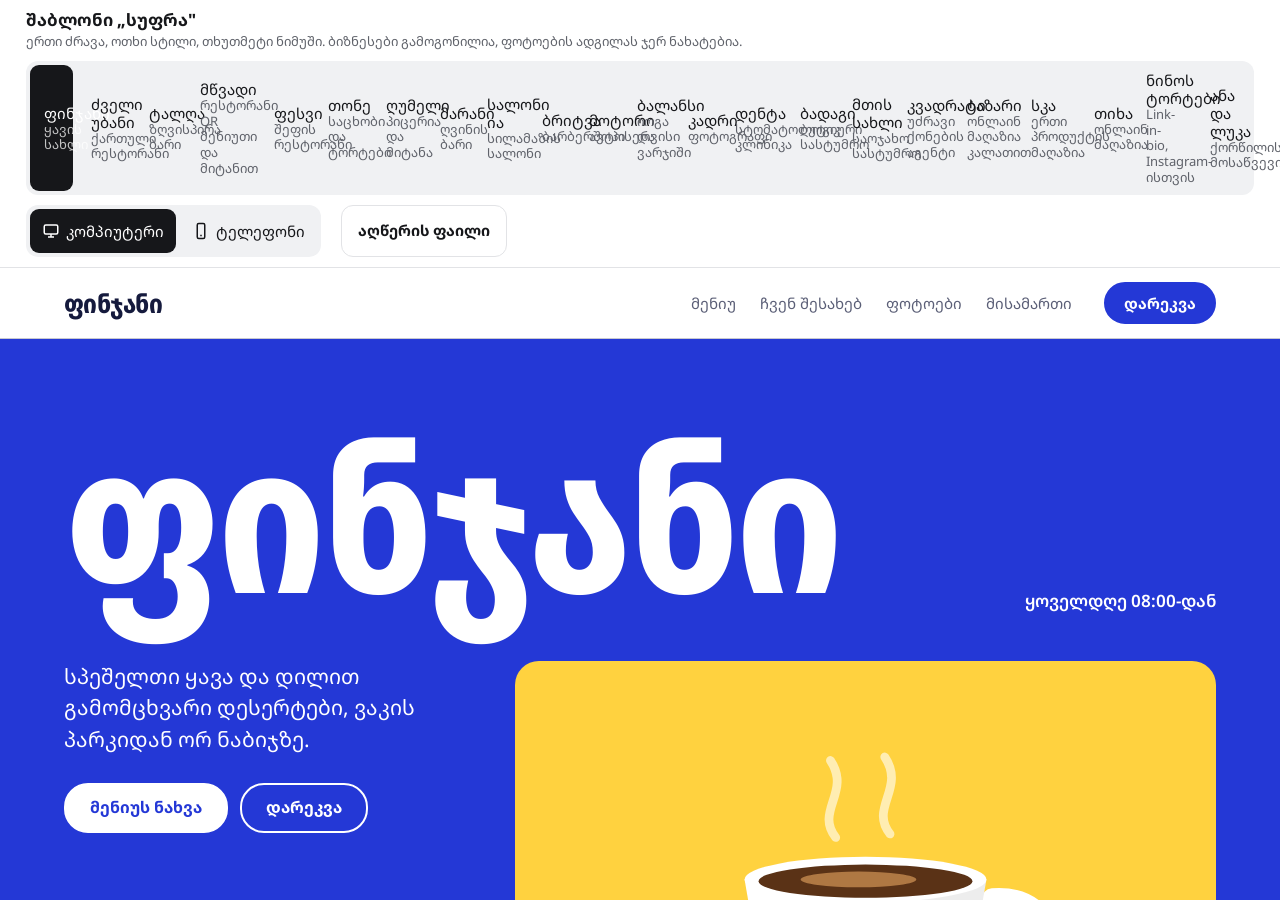
<file: public/templates/index.html>
<!DOCTYPE html>
<html lang="ka">
<head>
<meta charset="utf-8">
<meta name="viewport" content="width=device-width,initial-scale=1">
<title>შაბლონი სუფრა</title>
<link rel="preconnect" href="https://fonts.googleapis.com"><link rel="preconnect" href="https://fonts.gstatic.com" crossorigin>
<link rel="stylesheet" href="https://fonts.googleapis.com/css2?family=Noto+Sans+Georgian:wdth,wght@62.5..100,300..900&family=Noto+Serif+Georgian:wght@400..800&display=swap">
<style>
/* VOICE  სამუშაო ხელსაწყო, წყნარი: ყურადღება საიტზეა და არა ჩარჩოზე
   IDEA   საბეჭდი მაგიდა: საიტის ანაბეჭდი შუაშია, ზემოთ ნიმუშებს ფურცლავ
   PICTURE თვითონ საიტი, მთელ სცენაზე, ცოცხლად
   COLOUR თეთრი ზოლი და მუქი ტექსტი; სცენა ნეიტრალური ნაცრისფერი, რომ საიტის ფერებს არ ეჯიბრებოდეს
   TYPE   Noto Sans Georgian 400 და 700
   LAYOUT ლეპტოპზე ერთი ზოლი ზემოთ და სცენა ქვემოთ; ტელეფონზე ზოლი ორ რიგად იშლება */
:root{color-scheme:light dark;--bg:light-dark(#ffffff,#141518);--ink:light-dark(#16171a,#eceef1);--muted:light-dark(#5f626a,#a3a7af);--line:light-dark(#e2e3e6,#2a2c31);--stage:light-dark(#d8d9dc,#0a0b0d);--chip:light-dark(#f0f1f3,#1f2125);--sel:light-dark(#16171a,#eceef1);--selink:light-dark(#ffffff,#141518);--frame:light-dark(#16171a,#2e3035)}
:root[data-theme=light]{color-scheme:light}:root[data-theme=dark]{color-scheme:dark}
*{box-sizing:border-box;min-width:0}
html,body{height:100%}
body{margin:0;background:var(--bg);color:var(--ink);font:15px/1.45 'Noto Sans Georgian',system-ui,sans-serif;display:flex;flex-direction:column;overflow:hidden}
button{font:inherit;color:inherit;cursor:pointer}
button:focus-visible{outline:3px solid #2b6cff;outline-offset:2px}
.bar{display:flex;flex-wrap:wrap;align-items:center;gap:10px 20px;padding:10px max(2vw,16px);border-bottom:1px solid var(--line);background:var(--bg);position:relative;z-index:2}
.who{flex:1 1 240px}
.who h1{font-size:17px;line-height:1.2;margin:0;font-weight:700}
.who p{margin:2px 0 0;font-size:13px;color:var(--muted)}
.seg{display:flex;background:var(--chip);border-radius:12px;padding:4px;gap:4px}
.seg button{border:0;background:transparent;border-radius:9px;padding:6px 14px;min-height:44px;text-align:left;line-height:1.2}
.seg button span{display:block;font-size:13px;color:var(--muted)}
.seg button[aria-pressed=true]{background:var(--sel);color:var(--selink)}
.seg button[aria-pressed=true] span{color:inherit;opacity:.75}
.seg.dev button{padding:6px 12px;display:flex;align-items:center;gap:6px}
.seg svg{width:18px;height:18px;flex:none}
.file{border:1px solid var(--line);background:var(--bg);border-radius:12px;min-height:52px;padding:0 16px;font-weight:700}
.file:hover{background:var(--chip)}
.stage{flex:1;background:var(--stage);display:flex;justify-content:center;align-items:flex-start;overflow:auto;position:relative}
#site{border:0;display:block;width:100%;height:100%;background:#fff}
.stage.phone{padding:28px 16px}
.stage.phone #site{width:390px;max-width:100%;height:min(844px,calc(100% - 4px));flex:none;border-radius:30px;box-shadow:0 0 0 10px var(--frame)}
.drawer{position:fixed;top:0;right:0;bottom:0;width:min(560px,100%);background:var(--bg);border-left:1px solid var(--line);display:flex;flex-direction:column;z-index:5;transform:translateX(102%);transition:transform .22s ease;visibility:hidden}
.drawer.open{transform:none;visibility:visible}
.dh{padding:20px 20px 14px;border-bottom:1px solid var(--line)}
.dh h2{margin:0 0 6px;font-size:22px;line-height:1.2}
.dh p{margin:0 0 10px;color:var(--muted);max-width:52ch}
.facts{display:flex;flex-wrap:wrap;gap:6px 18px;font-size:14px;margin:0 0 14px}
.facts b{font-variant-numeric:tabular-nums}
.dact{display:flex;gap:8px}
.dact button{min-height:44px;padding:0 16px;border-radius:10px;border:1px solid var(--line);background:var(--bg);font-weight:700}
.dact button.pri{background:var(--sel);color:var(--selink);border-color:var(--sel)}
pre{flex:1;margin:0;overflow:auto;padding:16px 20px;font:13px/1.55 ui-monospace,SFMono-Regular,Menlo,Consolas,monospace;background:var(--chip);white-space:pre}
.k{color:light-dark(#7a2bbf,#c79bff)}.s{color:light-dark(#0b6b3a,#7fd6a4)}.n{color:light-dark(#b4410b,#ffab70)}
.scrim{position:fixed;inset:0;background:rgba(0,0,0,.32);z-index:4;opacity:0;pointer-events:none;transition:opacity .22s}
.scrim.on{opacity:1;pointer-events:auto}
.toast{position:fixed;left:50%;bottom:20px;transform:translateX(-50%);background:var(--sel);color:var(--selink);padding:10px 16px;border-radius:10px;font-size:14px;z-index:6;opacity:0;transition:opacity .2s;pointer-events:none;max-width:calc(100% - 32px)}
.toast.on{opacity:1}
@media(max-width:820px){.who{flex-basis:100%}.dev{display:none}}
@media(max-width:600px){.bar{gap:8px}.seg.sites{flex:1;overflow-x:auto;scrollbar-width:none}.seg.sites button{flex:1 0 auto;padding:6px 10px}.seg.sites button span,.file .opt{display:none}.file{min-height:52px;padding:0 12px}}
@media(prefers-reduced-motion:reduce){.drawer,.scrim,.toast{transition:none}}
</style>
</head>
<body>
<header class="bar">
  <div class="who">
    <h1>შაბლონი „სუფრა"</h1>
    <p>ერთი ძრავა, ოთხი სტილი, თხუთმეტი ნიმუში. ბიზნესები გამოგონილია, ფოტოების ადგილას ჯერ ნახატებია.</p>
  </div>
  <div class="seg sites" id="tabs" role="group" aria-label="ნიმუში-საიტები"></div>
  <div class="seg dev" role="group" aria-label="ეკრანი">
    <button type="button" id="d-desk" aria-pressed="true"><svg viewBox="0 0 24 24" fill="none" stroke="currentColor" stroke-width="2"><rect x="3" y="4" width="18" height="12" rx="2"/><path d="M8 20h8M12 16v4"/></svg>კომპიუტერი</button>
    <button type="button" id="d-phone" aria-pressed="false"><svg viewBox="0 0 24 24" fill="none" stroke="currentColor" stroke-width="2"><rect x="7" y="2" width="10" height="20" rx="2"/><path d="M11 18h2"/></svg>ტელეფონი</button>
  </div>
  <button type="button" class="file" id="open-file"><span class="opt">აღწერის </span>ფაილი</button>
</header>
<main class="stage" id="stage"><iframe id="site" title="საიტის პრევიუ"></iframe></main>
<div class="scrim" id="scrim"></div>
<aside class="drawer" id="drawer" aria-label="აღწერის ფაილი" aria-hidden="true">
  <div class="dh">
    <h2>აღწერის ფაილი</h2>
    <p id="d-text"></p>
    <div class="facts" id="d-facts"></div>
    <div class="dact"><button type="button" class="pri" id="copy">კოპირება</button><button type="button" id="close-file">დახურვა</button></div>
  </div>
  <pre id="json"></pre>
</aside>
<div class="toast" id="toast" role="status"></div>

<script>
/* შაბლონის ძრავა „სუფრა". ვერსია 3.
   renderSite(site) ერთ საიტის აღწერას (JSON) სრულ HTML გვერდად აქცევს.
   renderParts(site, {edit:true}) რედაქტორისთვისაა: ტექსტებს, ფოტოებს და სექციებს
   data-e / data-img / data-sec ნიშნებს უმატებს, რომ საიტზე პირდაპირ შეიცვალოს.
   სუფთა ფუნქციაა, DOM-ს არ იყენებს: იმუშავებს ბრაუზერშიც და Cloudflare Worker-შიც.

   v3: ოთხი სტილი (theme.style), მთავარი ბლოკის ოთხი განლაგება, მენიუ ფოტოებით
   და ახალი სექციები: cards (სერვისები, პროდუქტები, ოთახები, უპირატესობები, გუნდი, პაკეტები),
   reviews, faq, steps, events. */
(function (root) {
  'use strict';

  const PLATFORM = { madeWith: 'აწყობილია ბილდერზე', url: '/' }; // დროებითი სახელი

  const FONT_CSS = 'https://fonts.googleapis.com/css2?family=Noto+Sans+Georgian:wdth,wght@62.5..100,300..900&family=Noto+Serif+Georgian:wght@400..800&display=swap';

  const FONTS = {
    modern: { display: "'Noto Sans Georgian','Noto Sans',system-ui,sans-serif", weight: 800, stretch: '74%', track: '-0.02em' },
    classic: { display: "'Noto Serif Georgian','Noto Serif',Georgia,serif", weight: 700, stretch: '100%', track: '-0.015em' }
  };
  const CORNERS = { sharp: '2px', soft: '10px', round: '24px' };
  const STYLES = ['poster', 'elegant', 'warm', 'clean'];
  const DEFAULT_COLORS = { bg: '#ffffff', ink: '#16181d', surface: '#f1f2f4', accent: '#c8102e', accentInk: '#ffffff' };
  const TONES = ['base', 'surface', 'accent', 'inverse', 'custom'];
  const LABELS = { form: 'ფორმა', links: 'ბმულები', countdown: 'უკუთვლა', rooms: 'ოთახები', booking: 'დაჯავშნა', shop: 'კატალოგი', listings: 'განცხადებები', hero: 'მთავარი ბლოკი', menu: 'მენიუ', about: 'ჩვენ შესახებ', gallery: 'ფოტოები', visit: 'მისამართი', cta: 'ბანერი', cards: 'ბარათები', reviews: 'შეფასებები', faq: 'ხშირი კითხვები', steps: 'ნაბიჯები', events: 'განრიგი' };
  const KINDS = { services: 'სერვისები', products: 'პროდუქტები', rooms: 'ოთახები', features: 'უპირატესობები', team: 'გუნდი', plans: 'პაკეტები' };
  const NAV_DEFAULT = { menu: 'მენიუ', about: 'ჩვენ შესახებ', gallery: 'ფოტოები', visit: 'მისამართი' };
  const NAV_ON = { rooms: true, booking: true, shop: true, listings: true, menu: true, about: true, gallery: true, visit: true, cards: true, events: true };
  const label = (s) => (s && s.type === 'cards' && KINDS[s.kind]) || LABELS[s && s.type] || '';
  const inNav = (s) => (s.inNav ?? !!NAV_ON[s.type]);

  // ხატულები: ერთი ხელით, ერთნაირი ხაზით (24×24)
  const IC = {
    truck: '<path d="M3 6h11v10H3zM14 9h4l3 3v4h-7"/><circle cx="7" cy="17.5" r="1.8"/><circle cx="17" cy="17.5" r="1.8"/>',
    clock: '<circle cx="12" cy="12" r="9"/><path d="M12 7v5l3 2"/>',
    calendar: '<rect x="3" y="5" width="18" height="16" rx="2"/><path d="M3 10h18M8 3v4M16 3v4"/>',
    star: '<path d="M12 3l2.7 5.6 6.1.9-4.4 4.3 1 6.1L12 17l-5.4 2.9 1-6.1-4.4-4.3 6.1-.9z"/>',
    heart: '<path d="M12 20s-7-4.4-7-10a4 4 0 0 1 7-2.6A4 4 0 0 1 19 10c0 5.6-7 10-7 10z"/>',
    shield: '<path d="M12 3l7 3v5c0 5-3 8-7 10-4-2-7-5-7-10V6z"/><path d="M9 12l2 2 4-4"/>',
    check: '<circle cx="12" cy="12" r="9"/><path d="M8 12l3 3 5-6"/>',
    gift: '<rect x="4" y="9" width="16" height="11" rx="1"/><path d="M3 9h18M12 9v11M12 9c-2-4-6-4-6-1.5S10 9 12 9zm0 0c2-4 6-4 6-1.5S14 9 12 9z"/>',
    card: '<rect x="3" y="6" width="18" height="13" rx="2"/><path d="M3 10h18M7 15h4"/>',
    phone: '<path d="M5 4h4l2 5-2.5 1.5a11 11 0 0 0 5 5L15 13l5 2v4a2 2 0 0 1-2 2A16 16 0 0 1 3 6a2 2 0 0 1 2-2"/>',
    pin: '<path d="M12 21s-7-6.2-7-11.5A7 7 0 0 1 19 9.5C19 14.8 12 21 12 21z"/><circle cx="12" cy="9.5" r="2.5"/>',
    box: '<path d="M3 7.5L12 3l9 4.5v9L12 21l-9-4.5zM3 7.5l9 4.5 9-4.5M12 12v9"/>',
    refresh: '<path d="M4 12a8 8 0 0 1 14-5.3L20 9M20 4v5h-5M20 12a8 8 0 0 1-14 5.3L4 15M4 20v-5h5"/>',
    wifi: '<path d="M3 9a14 14 0 0 1 18 0M6 12.5a9 9 0 0 1 12 0M9 16a4 4 0 0 1 6 0"/><circle cx="12" cy="19" r=".8"/>',
    parking: '<rect x="4" y="3" width="16" height="18" rx="3"/><path d="M10 17V7h3a3 3 0 0 1 0 6h-3"/>',
    bed: '<path d="M3 18V6M3 14h18v4M21 14v-2a3 3 0 0 0-3-3h-7v5"/><circle cx="7" cy="11" r="2"/>',
    mountain: '<path d="M3 19l6-10 4 6 2-3 6 7z"/><path d="M7.4 11.7l1.6 1 1.4-1"/>',
    sun: '<circle cx="12" cy="12" r="4"/><path d="M12 2v2M12 20v2M2 12h2M20 12h2M4.9 4.9l1.4 1.4M17.7 17.7l1.4 1.4M4.9 19.1l1.4-1.4M17.7 6.3l1.4-1.4"/>',
    coffee: '<path d="M4 9h13v5a5 5 0 0 1-5 5H9a5 5 0 0 1-5-5zM17 10h1.5a2.5 2.5 0 0 1 0 5H17M8 3v3M12 3v3"/>',
    wine: '<path d="M8 3h8l-.5 6a3.5 3.5 0 0 1-7 0zM12 13v7M8 21h8"/>',
    cake: '<path d="M4 20h16M5 20v-7h14v7M5 16c2 1.5 4 1.5 7 0s5-1.5 7 0M12 13V9M12 6.5c-1-1 0-2.5 0-2.5s1 1.5 0 2.5z"/>',
    chef: '<path d="M7 17h10v3H7zM7 17v-4a4 4 0 0 1-1-7.6A4 4 0 0 1 12 4a4 4 0 0 1 6 1.4A4 4 0 0 1 17 13v4"/>',
    fire: '<path d="M12 21c-4 0-6-2.7-6-6 0-4 3-5 3.5-9 2.5 1.5 4 4 4.5 6 1-1 1.5-2 1.5-3.5 2 1.8 2.5 4.3 2.5 6.5 0 3.3-2 6-6 6z"/>',
    leaf: '<path d="M5 19c0-8 5-13 14-14-1 9-6 14-14 14z"/><path d="M5 19l7-7"/>',
    scissors: '<circle cx="6" cy="7" r="2.5"/><circle cx="6" cy="17" r="2.5"/><path d="M8 8.5L20 18M8 15.5L20 6"/>',
    sparkle: '<path d="M12 3c.6 4.2 1.8 5.4 6 6-4.2.6-5.4 1.8-6 6-.6-4.2-1.8-5.4-6-6 4.2-.6 5.4-1.8 6-6zM18.5 15c.3 1.8.8 2.3 2.5 2.5-1.7.3-2.2.8-2.5 2.5-.3-1.7-.8-2.2-2.5-2.5 1.7-.2 2.2-.7 2.5-2.5z"/>',
    wrench: '<path d="M15 4a5 5 0 0 0-4.6 6.9L4 17.3V20h2.7l6.4-6.4A5 5 0 0 0 20 9l-3 1-2-2 1-3z"/>',
    car: '<path d="M3 16v-4l2-5h14l2 5v4zM3 12h18"/><circle cx="7" cy="16.5" r="1.8"/><circle cx="17" cy="16.5" r="1.8"/>',
    people: '<circle cx="9" cy="8" r="3"/><path d="M3 20c0-3.3 2.7-6 6-6s6 2.7 6 6"/><circle cx="17" cy="9" r="2.3"/><path d="M16 14c2.8 0 5 2 5 5"/>',
    camera: '<path d="M3 8h4l2-3h6l2 3h4v11H3z"/><circle cx="12" cy="13" r="3.5"/>',
    dumbbell: '<path d="M6 7v10M3 9.5v5M18 7v10M21 9.5v5M6 12h12"/>',
    area: '<path d="M4 4h16v16H4z"/><path d="M4 10V4h6M20 14v6h-6"/>',
    stairs: '<path d="M4 20h4v-4h4v-4h4V8h4V4"/>',
    insta: '<rect x="3" y="3" width="18" height="18" rx="5"/><circle cx="12" cy="12" r="4"/><circle cx="17.5" cy="6.5" r=".8"/>',
    fb: '<path d="M14 8h3V4h-3a4 4 0 0 0-4 4v3H7v4h3v6h4v-6h3l1-4h-4V8z"/>',
    tiktok: '<path d="M14 3v12a3.5 3.5 0 1 1-3.5-3.5M14 3c.5 2.5 2.5 4.5 5 5"/>',
    chat: '<path d="M4 5h16v11H9l-5 4z"/>',
    link: '<path d="M10 14a4 4 0 0 0 5.7 0l3-3a4 4 0 0 0-5.7-5.7l-1 1M14 10a4 4 0 0 0-5.7 0l-3 3a4 4 0 0 0 5.7 5.7l1-1"/>',
    tooth: '<path d="M7 3c-3 0-4 3-3 6 1 2 1 4 1.5 7S7 21 8 21s1.5-4 2-6 1-2 2-2 1.5 0 2 2 1 6 2 6 2-2 2.5-5 .5-5 1.5-7c1-3 0-6-3-6-2 0-3 1-5 1S9 3 7 3z"/>',
    bath: '<path d="M4 12h16v3a5 5 0 0 1-5 5H9a5 5 0 0 1-5-5zM6 12V6a2 2 0 0 1 4 0"/>',
    bag: '<path d="M5 8h14l-1 12H6zM9 8V6a3 3 0 0 1 6 0v2"/>',
    music: '<path d="M9 18V6l11-2v12"/><circle cx="6.5" cy="18" r="2.5"/><circle cx="17.5" cy="16" r="2.5"/>'
  };
  const icon = (n) => `<svg viewBox="0 0 24 24" width="26" height="26" fill="none" stroke="currentColor" stroke-width="1.7" stroke-linecap="round" stroke-linejoin="round" aria-hidden="true">${IC[n] || IC.star}</svg>`;

  // ყველაფერი, რასაც მომხმარებელი წერს, აქ გადის: ასე სხვისი კოდი საიტში ვერ ჩაჯდება.
  const esc = (v) => String(v ?? '').replace(/[&<>"']/g, (c) => ({ '&': '&amp;', '<': '&lt;', '>': '&gt;', '"': '&quot;', "'": '&#39;' })[c]);
  const okLink = (s) => /^(https?:\/\/|tel:|mailto:|#[\w-]*$)/i.test(s);
  const imgSrc = (u) => { const s = String(u ?? '').trim(); return /^(https?:\/\/|\/|data:image\/)/i.test(s) ? esc(s) : ''; };
  const color = (c, d) => (/^#[0-9a-f]{3}([0-9a-f]{3})?$/i.test(String(c || '')) ? c : d);
  const tel = (p) => 'tel:' + String(p || '').replace(/[^\d+]/g, '');
  const wa = (n) => 'https://wa.me/' + String(n || '').replace(/\D/g, '');
  const filled = (p) => !(p === '' || p == null);
  const num = (p) => {
    const n = Number(p);
    if (!filled(p) || !isFinite(n)) return esc(p);
    return String(Number.isInteger(n) ? n : n.toFixed(2));
  };
  const lum = (hex) => {
    let h = hex.slice(1);
    if (h.length === 3) h = h.split('').map((c) => c + c).join('');
    const ch = [0, 2, 4].map((i) => parseInt(h.slice(i, i + 2), 16) / 255).map((v) => (v <= 0.03928 ? v / 12.92 : ((v + 0.055) / 1.055) ** 2.4));
    return 0.2126 * ch[0] + 0.7152 * ch[1] + 0.0722 * ch[2];
  };
  const autoInk = (bg) => (lum(bg) > 0.42 ? '#16181d' : '#ffffff');

  // ფასი: $125 000 ან 1 800 ₾
  const group = (n) => String(Math.round(Number(n) || 0)).replace(/\B(?=(\d{3})+(?!\d))/g, '\u00a0');
  const money = (n, cur) => (cur === '₾' ? `${group(n)}\u00a0₾` : `$${group(n)}`);
  const gel = (n) => { const v = Math.round((Number(n) || 0) * 100) / 100; return (v % 1 ? v.toFixed(2) : String(v)).replace(/\B(?=(\d{3})+(?!\d))/g, '\u00a0') + '\u00a0₾'; };
  const DEALS = { sale: 'იყიდება', rent: 'ქირავდება', daily: 'დღიურად' };
  const STATES = { reserved: 'დაჯავშნილია', sold: 'გაყიდულია', rented: 'გაქირავებულია' };

  function make(site, opts) {
    site = site || {};
    const edit = !!(opts && opts.edit);
    const pageId = opts && opts.page;
    const base = pageId ? '../../' : '';
    const c = site.contact || {};
    const E = (p) => (edit ? ` data-e="${p}"` : '');
    const N = (p) => (edit ? ` data-e="${p}" data-num="1"` : '');
    const I = (p) => (edit ? ` data-img="${p}"` : '');
    const href = (u) => {
      const s = String(u ?? '').trim();
      if (s === '@phone') return esc(tel(c.phone));
      if (s === '@whatsapp') return esc(wa(c.whatsapp || c.phone));
      return okLink(s) ? esc(s) : '#';
    };
    // WhatsApp-ზე შეკვეთა მზა ტექსტით: „გამარჯობა! მაინტერესებს: ტორტი ნაპოლეონი"
    const orderHref = (s, what) => {
      const n = String(c.whatsapp || c.phone || '').replace(/\D/g, '');
      if (!n) return '#';
      const msg = `${s.orderText ?? 'გამარჯობა! მაინტერესებს:'} ${what || ''}`.trim();
      return esc(`https://wa.me/${n}?text=${encodeURIComponent(msg)}`);
    };
    const has = (im) => !!(im && imgSrc(im.src));
    const img = (im, cls, path, first) => {
      if (!has(im)) return edit ? `<div class="${cls} img-empty"${I(path)}><span>ფოტოს დამატება</span></div>` : '';
      return `<img class="${cls}" src="${imgSrc(im.src)}" alt="${esc(im.alt)}"${first ? ' fetchpriority="high"' : ' loading="lazy"'} decoding="async"${I(path)}>`;
    };
    const btns = (list, base) => {
      const out = (list || []).map((b, j) => {
        if (!b || (!b.label && !edit)) return '';
        const outline = b.style ? b.style === 'outline' : j > 0;
        return `<a class="btn${outline ? ' btn-alt' : ''}" href="${href(b.link)}"${edit ? ` data-btn="${base}.${j}"` : ''}><span${E(`${base}.${j}.label`)}>${esc(b.label)}</span></a>`;
      }).join('');
      return out ? `<div class="actions">${out}</div>` : '';
    };
    const sid = (s) => esc(s.id || s.type);
    const open = (s, i, cls, withId) => {
      const t = TONES.includes(s.tone) ? s.tone : 'base';
      let style = '';
      if (t === 'custom') {
        const bg = color(s.bg, '#ffffff');
        const fg = color(s.fg, autoInk(bg));
        style = ` style="--b:${bg};--t:${fg};--hi:${fg};--bb:${fg};--bi:${bg}"`;
      }
      return `<section class="${cls} tone-${t}"${withId === false ? '' : ` id="${sid(s)}"`}${style}${edit ? ` data-sec="${i}"` : ''}>`;
    };
    const P = (i) => `sections.${i}`;
    const head = (s, i, def, extra) => {
      const title = s.title ?? def;
      if (!title && !s.note && !extra) return '';
      return `<div class="head"><div class="head-t">${title ? `<h2${E(P(i) + '.title')}>${esc(title)}</h2>` : ''}${s.note ? `<p${E(P(i) + '.note')}>${esc(s.note)}</p>` : ''}</div>${extra || ''}</div>`;
    };
    // ფასი: „45 ₾", „120 ₾ / ღამე", „60 ₾-დან", ძველი ფასი გადახაზული
    const price = (it, ip, cls) => {
      if (!filled(it.price)) return '';
      if (Number(it.price) === 0) return `<span class="${cls}">უფასო</span>`;
      const u = it.unit ? `${/^[-–]/.test(it.unit) ? '' : ' '}<span class="unit"${E(ip + '.unit')}>${esc(it.unit)}</span>` : '';
      const old = filled(it.oldPrice) ? ` <s><span${N(ip + '.oldPrice')}>${num(it.oldPrice)}</span>&nbsp;₾</s>` : '';
      return `<span class="${cls}"><span${N(ip + '.price')}>${num(it.price)}</span>&nbsp;₾${u}${old}</span>`;
    };

    const S = {};

    S.hero = (s, i) => {
      const lead = s.tagline ? `<p class="lead"${E(P(i) + '.tagline')}>${esc(s.tagline)}</p>` : '';
      const note = s.note ? `<p class="note"${E(P(i) + '.note')}>${esc(s.note)}</p>` : '';
      const actions = btns(s.buttons, P(i) + '.buttons');
      const h1 = `<h1${E('name')}>${esc(site.name)}</h1>`;
      const pic = has(s.image) || edit;
      if (s.variant === 'photo') {
        return `<section class="hero hero-photo"${edit ? ` data-sec="${i}"` : ''}>${img(s.image, 'hero-bg', P(i) + '.image', true)}
<div class="hero-in">${h1}${lead}${actions}${note}</div></section>`;
      }
      if (s.variant === 'profile') {
        const av = has(s.image) || edit ? img(s.image, 'pf-av', P(i) + '.image', true) : '';
        const soc = [c.instagram && ['insta', 'https://instagram.com/' + encodeURIComponent(c.instagram)], c.facebook && ['fb', 'https://facebook.com/' + encodeURIComponent(c.facebook)], c.tiktok && ['tiktok', 'https://www.tiktok.com/@' + encodeURIComponent(c.tiktok)], (c.whatsapp || c.phone) && ['chat', wa(c.whatsapp || c.phone)]].filter(Boolean);
        return `${open(s, i, 'hero hero-profile band', false)}<div class="wrap pf">${av}${h1}${lead}${soc.length ? `<div class="pf-soc">${soc.map(([n, u]) => `<a href="${esc(u)}" aria-label="${n}" target="_blank" rel="noopener">${icon(n)}</a>`).join('')}</div>` : ''}${actions}${note}</div></section>`;
      }
      if (s.variant === 'split') {
        return `${open(s, i, 'hero hero-split band', false)}<div class="wrap split${pic ? '' : ' no-img'}"><div class="split-t">${s.kicker ? `<p class="kicker"${E(P(i) + '.kicker')}>${esc(s.kicker)}</p>` : ''}${h1}${lead}${actions}${note}</div>
${pic ? `<figure class="split-fig tilt">${img(s.image, 'split-img', P(i) + '.image', true)}</figure>` : ''}</div></section>`;
      }
      if (s.variant === 'center') {
        return `${open(s, i, 'hero hero-center band', false)}<div class="wrap">${s.kicker ? `<p class="kicker"${E(P(i) + '.kicker')}>${esc(s.kicker)}</p>` : ''}${h1}${lead}${actions}${note}
${pic ? img(s.image, 'center-img', P(i) + '.image', true) : ''}</div></section>`;
      }
      const fig = pic ? `<figure class="hero-fig">${img(s.image, 'hero-img', P(i) + '.image', true)}</figure>` : '';
      return `${open(s, i, 'hero hero-poster band', false)}<div class="wrap">
<div class="hero-top">${h1}${note}</div>
<div class="hero-grid${fig ? '' : ' no-img'}"><div class="hero-side">${lead}${actions}</div>${fig}</div></div></section>`;
    };

    S.menu = (s, i) => {
      const photos = s.layout === 'photos';
      if (s.layout === 'app') {
        const cats2 = s.categories || [];
        const tabs = cats2.map((cat, k) => `<a href="#mc-${i}-${k}">${esc(cat.name)}</a>`).join('');
        const body2 = cats2.map((cat, k) => `<div class="mcat2" id="mc-${i}-${k}"><h3${E(`${P(i)}.categories.${k}.name`)}>${esc(cat.name)}</h3><ul class="mlist">${(cat.items || []).map((it, j) => {
          const ip = `${P(i)}.categories.${k}.items.${j}`;
          return `<li class="mi" data-name="${esc(String(it.name || '').toLowerCase())}">${has(it.image) ? `<img class="mi-img" src="${imgSrc(it.image.src)}" alt="${esc(it.image.alt || it.name)}" loading="lazy" decoding="async"${I(ip + '.image')}>` : edit ? img(it.image, 'mi-img', ip + '.image') : ''}<div class="mi-b"><div class="mi-top"><b${E(ip + '.name')}>${esc(it.name)}</b>${it.tag ? `<span class="tag"${E(ip + '.tag')}>${esc(it.tag)}</span>` : ''}</div>${it.desc ? `<p${E(ip + '.desc')}>${esc(it.desc)}</p>` : ''}${filled(it.price) ? `<span class="mi-pr"><span${N(ip + '.price')}>${num(it.price)}</span>&nbsp;₾</span>` : ''}</div>${s.order && !edit && filled(it.price) ? `<button class="mi-add" type="button" data-add="${esc(menuId(i, k, j, it))}" aria-label="${esc(it.name)}: დამატება">+</button>` : ''}</li>`;
        }).join('')}</ul></div>`).join('');
        return `${open(s, i, 'band menu-app')}<div class="wrap">${head(s, i, 'მენიუ')}<div class="mapp"><div class="mbar2"><nav class="mtabs" data-mtabs aria-label="მენიუს კატეგორიები">${tabs}</nav>${edit ? '' : '<input class="mq" type="search" data-mq placeholder="კერძის ძებნა" aria-label="კერძის ძებნა">'}</div>${body2}</div>${btns(s.buttons, P(i) + '.buttons')}</div></section>`;
      }
      const cats = (s.categories || []).map((cat, k) => {
        const cp = `${P(i)}.categories.${k}`;
        if (photos) {
          return `<div class="mcat"><h3${E(cp + '.name')}>${esc(cat.name)}</h3><div class="cards mgrid">${(cat.items || []).map((it, j) => {
            const ip = `${cp}.items.${j}`;
            return `<article class="card tilt">${has(it.image) || edit ? img(it.image, 'c-img', ip + '.image') : ''}${it.tag ? `<span class="badge"${E(ip + '.tag')}>${esc(it.tag)}</span>` : ''}<div class="c-body"><div class="c-row"><h4 class="c-nm"${E(ip + '.name')}>${esc(it.name)}</h4>${price(it, ip, 'price')}</div>${it.desc ? `<p${E(ip + '.desc')}>${esc(it.desc)}</p>` : ''}</div></article>`;
          }).join('')}</div></div>`;
        }
        return `<div class="cat"><h3${E(cp + '.name')}>${esc(cat.name)}</h3><ul>${(cat.items || []).map((it, j) => {
          const ip = `${cp}.items.${j}`;
          return `<li><div class="item"><span class="nm"${E(ip + '.name')}>${esc(it.name)}</span>${it.tag ? `<span class="tag"${E(ip + '.tag')}>${esc(it.tag)}</span>` : ''}${filled(it.price) ? `<span class="fill"></span><span class="pr"><span${N(ip + '.price')}>${num(it.price)}</span>&nbsp;₾</span>` : ''}</div>${it.desc ? `<p class="ds"${E(ip + '.desc')}>${esc(it.desc)}</p>` : ''}</li>`;
        }).join('')}</ul></div>`;
      }).join('');
      return `${open(s, i, 'band')}<div class="wrap">
${head(s, i, 'მენიუ')}<div class="${photos ? 'mcats' : 'cats'}">${cats}</div>${btns(s.buttons, P(i) + '.buttons')}</div></section>`;
    };

    S.about = (s, i) => {
      const pic = has(s.image) || edit ? img(s.image, 'about-img', P(i) + '.image') : '';
      const title = s.title ?? 'ჩვენ შესახებ';
      return `${open(s, i, 'band')}<div class="wrap about${pic ? '' : ' no-img'}${s.flip ? ' flip' : ''}">
${pic}<div class="about-text">${title ? `<h2${E(P(i) + '.title')}>${esc(title)}</h2>` : ''}${(s.paragraphs || []).map((p, k) => (p || edit ? `<p${E(`${P(i)}.paragraphs.${k}`)}>${esc(p)}</p>` : '')).join('')}${btns(s.buttons, P(i) + '.buttons')}</div></div></section>`;
    };

    S.gallery = (s, i) => {
      const ims = (s.images || []).filter((im) => has(im) || edit).slice(0, 12);
      const mode = ims.length === 5 ? 'g5' : ims.length === 3 ? 'g3' : 'gn';
      const tiles = ims.length
        ? ims.map((im) => `<figure>${img(im, 'g-img', `${P(i)}.images.${(s.images || []).indexOf(im)}`)}</figure>`).join('')
        : (edit ? `<figure><div class="g-img img-empty" data-img="${P(i)}.images.0"><span>ფოტოების დამატება</span></div></figure>` : '');
      return `${open(s, i, 'band')}<div class="wrap">
${head(s, i, 'ფოტოები')}<div class="grid ${mode}">${tiles}</div>${btns(s.buttons, P(i) + '.buttons')}</div></section>`;
    };

    S.visit = (s, i) => {
      const map = 'https://www.google.com/maps/search/?api=1&query=' + encodeURIComponent(c.mapQuery || c.address || site.name || '');
      const hours = (site.hours || []).map((h, k) => `<div class="row"><dt${E(`hours.${k}.days`)}>${esc(h.days)}</dt><dd${E(`hours.${k}.time`)}>${esc(h.time)}</dd></div>`).join('');
      const row = (k, u, v, path, pre) => `<li class="row"><span>${k}</span><a href="${href(u)}">${pre || ''}<span${E(path)}>${esc(v)}</span></a></li>`;
      const links = [
        c.phone && row('ტელეფონი', tel(c.phone), c.phone, 'contact.phone'),
        c.whatsapp && row('WhatsApp', wa(c.whatsapp), s.waLabel ?? 'მოგვწერეთ', P(i) + '.waLabel'),
        c.instagram && row('Instagram', 'https://instagram.com/' + encodeURIComponent(c.instagram), c.instagram, 'contact.instagram', '@'),
        c.facebook && row('Facebook', 'https://facebook.com/' + encodeURIComponent(c.facebook), c.facebook, 'contact.facebook')
      ].filter(Boolean).join('');
      const title = s.title ?? 'გვესტუმრეთ';
      const mapLabel = c.address || c.mapQuery ? (s.mapLabel ?? 'რუკაზე ნახვა') : '';
      return `${open(s, i, 'band')}<div class="wrap visit">
<div class="v-main">${title ? `<h2${E(P(i) + '.title')}>${esc(title)}</h2>` : ''}${c.address ? `<p class="addr"${E('contact.address')}>${esc(c.address)}</p>` : ''}${s.note ? `<p class="v-note"${E(P(i) + '.note')}>${esc(s.note)}</p>` : ''}
${mapLabel ? `<div class="actions"><a class="btn" href="${esc(map)}"${edit ? ` data-btn="${P(i)}.map"` : ''}><span${E(P(i) + '.mapLabel')}>${esc(mapLabel)}</span></a></div>` : ''}${btns(s.buttons, P(i) + '.buttons')}</div>
${hours ? `<div><h3${E(P(i) + '.hoursTitle')}>${esc(s.hoursTitle ?? 'სამუშაო საათები')}</h3><dl class="list">${hours}</dl></div>` : ''}
${links ? `<div><h3${E(P(i) + '.contactTitle')}>${esc(s.contactTitle ?? 'კონტაქტი')}</h3><ul class="list">${links}</ul></div>` : ''}</div></section>`;
    };

    S.cta = (s, i) => `${open(s, i, 'band cta')}<div class="wrap cta-in"><div>${s.title ? `<h2${E(P(i) + '.title')}>${esc(s.title)}</h2>` : ''}${s.text ? `<p class="cta-text"${E(P(i) + '.text')}>${esc(s.text)}</p>` : ''}</div>${btns(s.buttons, P(i) + '.buttons')}</div></section>`;

    // ბარათები: ერთი სექცია ბევრი საჭიროებისთვის. layout:
    //   grid   ფოტო, სახელი, ტექსტი, ფასი, შეკვეთის ღილაკი (პროდუქტები, ოთახები, პაკეტები)
    //   list   ფასების სია წერტილებით (სერვისები)
    //   icons  ხატულა, სათაური, ტექსტი (უპირატესობები, რა შედის)
    //   people ფოტო, სახელი, როლი (გუნდი)
    S.cards = (s, i) => {
      const lay = ['grid', 'list', 'icons', 'people'].includes(s.layout) ? s.layout : 'grid';
      const items = s.items || [];
      const ipf = (j) => `${P(i)}.items.${j}`;
      const oLabel = s.orderLabel ?? 'შეკვეთა';
      const oBtn = (it, cls) => (s.order ? `<a class="${cls}" href="${orderHref(s, it.title)}"><span${E(P(i) + '.orderLabel')}>${esc(oLabel)}</span></a>` : '');
      let body = '';
      if (lay === 'list') {
        body = `<ul class="clist">${items.map((it, j) => {
          const ip = ipf(j);
          return `<li><div class="item"><span class="nm"${E(ip + '.title')}>${esc(it.title)}</span>${it.meta ? `<span class="meta"${E(ip + '.meta')}>${esc(it.meta)}</span>` : ''}${filled(it.price) ? `<span class="fill"></span>${price(it, ip, 'pr')}` : ''}</div>${it.text ? `<p class="ds"${E(ip + '.text')}>${esc(it.text)}</p>` : ''}${oBtn(it, 'mini')}</li>`;
        }).join('')}</ul>`;
      } else if (lay === 'icons') {
        body = `<div class="cicons">${items.map((it, j) => {
          const ip = ipf(j);
          return `<div class="ci"><span class="ic">${icon(it.icon)}</span><h3${E(ip + '.title')}>${esc(it.title)}</h3>${it.text ? `<p${E(ip + '.text')}>${esc(it.text)}</p>` : ''}</div>`;
        }).join('')}</div>`;
      } else if (lay === 'people') {
        body = `<div class="cards cpeople">${items.map((it, j) => {
          const ip = ipf(j);
          return `<figure class="person">${has(it.image) || edit ? img(it.image, 'p-img', ip + '.image') : ''}<figcaption><h3${E(ip + '.title')}>${esc(it.title)}</h3>${it.text ? `<p${E(ip + '.text')}>${esc(it.text)}</p>` : ''}</figcaption></figure>`;
        }).join('')}</div>`;
      } else {
        const media = s.media !== false;
        body = `<div class="cards cgrid${media ? '' : ' no-media'}">${items.map((it, j) => {
          const ip = ipf(j);
          const pr = price(it, ip, 'price');
          const ob = oBtn(it, 'btn btn-xs');
          const pic = media && (has(it.image) || edit) ? img(it.image, 'c-img', ip + '.image') : '';
          return `<article class="card tilt${it.featured ? ' featured' : ''}">${pic}${it.badge ? `<span class="badge"${E(ip + '.badge')}>${esc(it.badge)}</span>` : ''}<div class="c-body">${it.meta ? `<span class="c-meta"${E(ip + '.meta')}>${esc(it.meta)}</span>` : ''}<h3${E(ip + '.title')}>${esc(it.title)}</h3>${it.text ? `<p${E(ip + '.text')}>${esc(it.text)}</p>` : ''}${pr || ob ? `<div class="c-foot">${pr}${ob}</div>` : ''}</div></article>`;
        }).join('')}</div>`;
      }
      return `${open(s, i, `band cards-${lay}${s.kind ? ' k-' + esc(s.kind) : ''}`)}<div class="wrap">${head(s, i, KINDS[s.kind] || '')}${body}${btns(s.buttons, P(i) + '.buttons')}</div></section>`;
    };

    S.reviews = (s, i) => {
      const stars = (n) => { n = Math.max(0, Math.min(5, Math.round(Number(n) || 0))); return n ? `<span class="stars" aria-label="${n} ვარსკვლავი 5-დან">${'★'.repeat(n)}<i>${'★'.repeat(5 - n)}</i></span>` : ''; };
      const score = s.score ? `<div class="score"><b${E(P(i) + '.score')}>${esc(s.score)}</b>${s.scoreNote ? `<span${E(P(i) + '.scoreNote')}>${esc(s.scoreNote)}</span>` : ''}</div>` : '';
      const items = (s.items || []).map((it, j) => {
        const ip = `${P(i)}.items.${j}`;
        return `<figure class="rv tilt">${stars(it.stars)}<blockquote${E(ip + '.text')}>${esc(it.text)}</blockquote><figcaption><b${E(ip + '.name')}>${esc(it.name)}</b>${it.note ? `<span${E(ip + '.note')}>${esc(it.note)}</span>` : ''}</figcaption></figure>`;
      }).join('');
      return `${open(s, i, 'band')}<div class="wrap">${head(s, i, 'რას ამბობენ სტუმრები', score)}<div class="reviews">${items}</div>${btns(s.buttons, P(i) + '.buttons')}</div></section>`;
    };

    S.faq = (s, i) => {
      const title = s.title ?? 'ხშირი კითხვები';
      const qs = (s.items || []).map((it, j) => {
        const ip = `${P(i)}.items.${j}`;
        // რედაქტორში <details> არ ვიყენებთ: დაჭერისას დაიკეცებოდა და ტექსტს ვერ შეცვლიდი
        return edit
          ? `<div class="qa"><div class="qa-q"><span${E(ip + '.q')}>${esc(it.q)}</span></div><p${E(ip + '.a')}>${esc(it.a)}</p></div>`
          : `<details class="qa"${j === 0 ? ' open' : ''}><summary>${esc(it.q)}</summary><p>${esc(it.a)}</p></details>`;
      }).join('');
      return `${open(s, i, 'band')}<div class="wrap faq-wrap"><div class="faq-side">${title ? `<h2${E(P(i) + '.title')}>${esc(title)}</h2>` : ''}${s.note ? `<p${E(P(i) + '.note')}>${esc(s.note)}</p>` : ''}${btns(s.buttons, P(i) + '.buttons')}</div><div class="faq">${qs}</div></div></section>`;
    };

    S.steps = (s, i) => {
      const items = (s.items || []).map((it, j) => {
        const ip = `${P(i)}.items.${j}`;
        return `<li><h3${E(ip + '.title')}>${esc(it.title)}</h3>${it.text ? `<p${E(ip + '.text')}>${esc(it.text)}</p>` : ''}</li>`;
      }).join('');
      return `${open(s, i, 'band')}<div class="wrap">${head(s, i, 'როგორ მუშაობს')}<ol class="steps">${items}</ol>${btns(s.buttons, P(i) + '.buttons')}</div></section>`;
    };

    S.events = (s, i) => {
      const items = (s.items || []).map((it, j) => {
        const ip = `${P(i)}.items.${j}`;
        return `<div class="ev"><div class="ev-d"${E(ip + '.date')}>${esc(it.date)}</div><div class="ev-b"><h3${E(ip + '.title')}>${esc(it.title)}</h3>${it.text ? `<p${E(ip + '.text')}>${esc(it.text)}</p>` : ''}</div>${it.meta ? `<div class="ev-t"${E(ip + '.meta')}>${esc(it.meta)}</div>` : ''}</div>`;
      }).join('');
      return `${open(s, i, 'band')}<div class="wrap">${head(s, i, 'განრიგი')}<div class="events">${items}</div>${btns(s.buttons, P(i) + '.buttons')}</div></section>`;
    };

    // ---------- უძრავი ქონება ----------
    const LS = (site.listings || []).filter((l) => l && l.hidden !== true);
    const lPrice = (l) => `${money(l.price, l.currency)}${l.deal === 'rent' ? '<small> / თვე</small>' : l.deal === 'daily' ? '<small> / დღე</small>' : ''}`;
    const lSpecs = (l) => [
      filled(l.area) && `<li>${icon('area')}${esc(l.area)} მ²</li>`,
      filled(l.rooms) && `<li>${icon('bed')}${esc(l.rooms)} ოთახი</li>`,
      filled(l.floor) && `<li>${icon('stairs')}${esc(l.floor)}${filled(l.floors) ? '/' + esc(l.floors) : ''} სართ.</li>`
    ].filter(Boolean).join('');
    const lCard = (l) => {
      const ph = (l.photos || [])[0];
      const st = STATES[l.state];
      return `<article class="card lcard tilt${l.state === 'sold' || l.state === 'rented' ? ' done' : ''}" data-deal="${esc(l.deal || 'sale')}" data-district="${esc(l.district || '')}" data-rooms="${Number(l.rooms) || 0}" data-price="${Number(l.price) || 0}" data-cur="${esc(l.currency || '$')}">
${edit ? '' : `<a class="lc-link" href="${base}p/${esc(l.id)}/" aria-label="${esc(l.title)}"></a>`}<div class="lc-pic">${has(ph) ? `<img class="c-img" src="${imgSrc(ph.src)}" alt="${esc(ph.alt || l.title)}" loading="lazy" decoding="async">` : '<div class="c-img img-empty"><span>ფოტო</span></div>'}<span class="badge">${DEALS[l.deal] || DEALS.sale}</span>${st ? `<span class="badge b-state">${st}</span>` : ''}${l.featured ? '<span class="badge b-top">რჩეული</span>' : ''}</div>
<div class="c-body"><div class="lc-price">${lPrice(l)}</div><h3>${esc(l.title)}</h3>${l.district || l.address ? `<p class="lc-addr">${icon('pin')}${esc([l.district, l.address].filter(Boolean).join(', '))}</p>` : ''}<ul class="lc-specs">${lSpecs(l)}</ul></div></article>`;
    };
    S.listings = (s, i) => {
      const list = LS.filter((l) => s.showDone !== false || !(l.state === 'sold' || l.state === 'rented'))
        .sort((a, b) => (b.featured ? 1 : 0) - (a.featured ? 1 : 0));
      const districts = [...new Set(list.map((l) => l.district).filter(Boolean))];
      const deals = [...new Set(list.map((l) => l.deal || 'sale'))];
      const filters = s.filters === false || list.length < 2 ? '' : `<form class="lf" data-lf onsubmit="return false" aria-label="ძებნა">
${deals.length > 1 ? `<div class="lf-seg" role="group" aria-label="გარიგება"><button type="button" data-f="deal" data-v="" aria-pressed="true">ყველა</button>${deals.map((d) => `<button type="button" data-f="deal" data-v="${d}" aria-pressed="false">${DEALS[d]}</button>`).join('')}</div>` : ''}
${districts.length > 1 ? `<label class="lf-sel"><span>უბანი</span><select data-f="district"><option value="">ყველა</option>${districts.map((d) => `<option>${esc(d)}</option>`).join('')}</select></label>` : ''}
<label class="lf-sel"><span>ოთახები</span><select data-f="rooms"><option value="">ნებისმიერი</option><option value="1">1</option><option value="2">2</option><option value="3">3</option><option value="4">4+</option></select></label>
<label class="lf-sel"><span>დალაგება</span><select data-f="sort"><option value="">რჩეული</option><option value="asc">იაფიდან</option><option value="desc">ძვირიდან</option></select></label>
<p class="lf-n" data-count aria-live="polite">${list.length} განცხადება</p></form>`;
      return `${open(s, i, 'band listings')}<div class="wrap">${head(s, i, 'განცხადებები')}${filters}<div class="cards lgrid" data-list>${list.map(lCard).join('') || (edit ? '<p class="lf-empty" style="display:block">განცხადებები ჯერ არ არის. დაამატე ადმინ პანელიდან.</p>' : '')}</div><p class="lf-empty" data-empty>ასეთი განცხადება ვერ მოიძებნა. შეცვალე ფილტრი.</p>${btns(s.buttons, P(i) + '.buttons')}</div></section>`;
    };

    // ---------- მაღაზია ----------
    const PR = (site.products || []).filter((x) => x && x.hidden !== true);
    const shop = site.shop || {};
    const menuId = (i2, k, j, it) => it.id || `m${i2}-${k}-${j}`;
    const CART_N = PR.length + (site.sections || []).filter((s2) => s2 && s2.type === 'menu' && s2.order && s2.enabled !== false).length;
    const pPrice = (x, cls) => `<span class="${cls || 'price'}">${gel(x.price)}${filled(x.oldPrice) && Number(x.oldPrice) > Number(x.price) ? ` <s>${gel(x.oldPrice)}</s>` : ''}</span>`;
    const sale = (x) => (filled(x.oldPrice) && Number(x.oldPrice) > Number(x.price) ? Math.round((1 - Number(x.price) / Number(x.oldPrice)) * 100) : 0);
    const pCard = (x) => {
      const ph = (x.photos || [])[0], off = sale(x);
      return `<article class="card pcard tilt${x.out ? ' done' : ''}" data-cat="${esc(x.category || '')}" data-price="${Number(x.price) || 0}" data-name="${esc(String(x.title || '').toLowerCase())}">
${edit ? '' : `<a class="lc-link" href="${base}p/${esc(x.id)}/" aria-label="${esc(x.title)}"></a>`}<div class="lc-pic">${has(ph) ? `<img class="c-img" src="${imgSrc(ph.src)}" alt="${esc(ph.alt || x.title)}" loading="lazy" decoding="async">` : '<div class="c-img img-empty"><span>ფოტო</span></div>'}${off ? `<span class="badge">-${off}%</span>` : x.badge ? `<span class="badge">${esc(x.badge)}</span>` : ''}${x.out ? '<span class="badge b-state">ამოიწურა</span>' : ''}</div>
<div class="c-body">${x.category ? `<span class="c-meta">${esc(x.category)}</span>` : ''}<h3>${esc(x.title)}</h3><div class="c-foot">${pPrice(x)}${x.out ? '' : `<button class="btn btn-xs p-add" type="button" data-add="${esc(x.id)}"${(x.options && x.options.values && x.options.values.length) ? ` data-pick="1">არჩევა` : `>${esc(shop.addLabel || 'კალათაში')}`}</button>`}</div></div></article>`;
    };
    S.shop = (s, i) => {
      const list = PR.slice().sort((a, b) => (b.featured ? 1 : 0) - (a.featured ? 1 : 0));
      const cats = [...new Set(list.map((x) => x.category).filter(Boolean))];
      const bar = list.length < 2 ? '' : `<form class="lf" data-sf onsubmit="return false" aria-label="ძებნა">
${cats.length > 1 ? `<div class="lf-seg" role="group" aria-label="კატეგორია"><button type="button" data-f="cat" data-v="" aria-pressed="true">ყველა</button>${cats.map((c2) => `<button type="button" data-f="cat" data-v="${esc(c2)}" aria-pressed="false">${esc(c2)}</button>`).join('')}</div>` : ''}
<label class="lf-sel lf-q"><span>ძებნა</span><input type="search" data-f="q" placeholder="რას ეძებ?"></label>
<label class="lf-sel"><span>დალაგება</span><select data-f="sort"><option value="">რჩეული</option><option value="asc">იაფიდან</option><option value="desc">ძვირიდან</option></select></label>
<p class="lf-n" data-count aria-live="polite">${list.length} პროდუქტი</p></form>`;
      return `${open(s, i, 'band shop')}<div class="wrap">${head(s, i, 'კატალოგი')}${bar}<div class="cards pgrid" data-plist>${list.map(pCard).join('') || (edit ? '<p class="lf-empty" style="display:block">პროდუქტები ჯერ არ არის. დაამატე ადმინ პანელიდან.</p>' : '')}</div><p class="lf-empty" data-empty>ვერაფერი მოიძებნა. სცადე სხვა სიტყვა.</p>${btns(s.buttons, P(i) + '.buttons')}</div></section>`;
    };

    // ---------- სასტუმრო და დაჯავშნა ----------
    const RM = (site.rooms || []).filter((x) => x && x.hidden !== true);
    const rSpecs = (x) => [filled(x.guests) && `<li>${icon('people')}${esc(x.guests)} სტუმარი</li>`, filled(x.size) && `<li>${icon('area')}${esc(x.size)} მ²</li>`, x.bed && `<li>${icon('bed')}${esc(x.bed)}</li>`].filter(Boolean).join('');
    const rCard = (x) => { const ph = (x.photos || [])[0]; return `<article class="card lcard tilt">${edit ? '' : `<a class="lc-link" href="${base}p/${esc(x.id)}/" aria-label="${esc(x.title)}"></a>`}<div class="lc-pic">${has(ph) ? `<img class="c-img" src="${imgSrc(ph.src)}" alt="${esc(ph.alt || x.title)}" loading="lazy" decoding="async">` : '<div class="c-img img-empty"><span>ფოტო</span></div>'}${x.badge ? `<span class="badge">${esc(x.badge)}</span>` : ''}</div><div class="c-body"><div class="lc-price">${gel(x.price)}<small> / ღამე</small></div><h3>${esc(x.title)}</h3>${x.short ? `<p>${esc(x.short)}</p>` : ''}<ul class="lc-specs">${rSpecs(x)}</ul></div></article>`; };
    S.rooms = (s, i) => `${open(s, i, 'band')}<div class="wrap">${head(s, i, 'ოთახები')}<div class="cards lgrid">${RM.map(rCard).join('') || (edit ? '<p class="lf-empty" style="display:block">ოთახები ჯერ არ არის. დაამატე ადმინ პანელიდან.</p>' : '')}</div>${btns(s.buttons, P(i) + '.buttons')}</div></section>`;
    const wnum0 = String(c.whatsapp || c.phone || '').replace(/\D/g, '');
    const bookForm = (s, i, roomId) => {
      const room = s.mode === 'room' || roomId;
      if (s.mode === 'appt') {
        const srv = [], doc = [];
        (site.sections || []).forEach((x) => { if (x && x.type === 'cards' && x.kind === 'services') (x.items || []).forEach((it) => it.title && srv.push(it.title)); if (x && x.type === 'cards' && x.kind === 'team') (x.items || []).forEach((it) => it.title && doc.push(it.title)); });
        const slots = []; for (let h = Number(s.from) || 9; h < (Number(s.to) || 19); h++) for (const m of ['00', '30']) slots.push(`${h}:${m}`);
        return `<form class="bk-f card" data-book="appt" data-w="${wnum0}" data-t="${esc(c.phone || '')}" onsubmit="return false">
${srv.length ? `<label class="w"><span>სერვისი</span><select name="srv">${srv.map((x) => `<option>${esc(x)}</option>`).join('')}</select></label>` : ''}${doc.length ? `<label class="w"><span>სპეციალისტი</span><select name="doc"><option value="">ნებისმიერი</option>${doc.map((x) => `<option>${esc(x)}</option>`).join('')}</select></label>` : ''}
<label><span>თარიღი</span><input type="date" name="date" required></label><label><span>დრო</span><select name="time">${slots.map((t2) => `<option>${t2}</option>`).join('')}</select></label><label><span>სახელი</span><input name="name" autocomplete="name"></label>
<label><span>ტელეფონი</span><input name="phone" inputmode="tel" autocomplete="tel"></label><label class="w"><span>კომენტარი</span><input name="note" placeholder="მაგ. პირველად მოვდივარ"></label>
<button class="btn w" type="button" data-book-send>ჩაწერა WhatsApp-ით</button><p class="bk-note w">${esc(s.formNote ?? 'დროს დაგიდასტურებთ 15 წუთში.')}</p></form>`;
      }
      const opt = (n) => Array.from({ length: n }, (_, k) => `<option${k === 1 ? ' selected' : ''}>${k + 1}</option>`).join('');
      const times = []; for (let h = 12; h <= 23; h++) for (const m of ['00', '30']) times.push(`${h}:${m}`);
      return `<form class="bk-f card" data-book="${room ? 'room' : 'table'}" data-w="${wnum0}" data-t="${esc(c.phone || '')}" onsubmit="return false">
${room ? `<label><span>შესვლა</span><input type="date" name="in" required></label><label><span>გასვლა</span><input type="date" name="out" required></label><label><span>სტუმრები</span><select name="guests">${opt(8)}</select></label>
<label class="w"><span>ოთახი</span><select name="room"><option value="">ნებისმიერი</option>${RM.map((x) => `<option data-price="${Number(x.price) || 0}"${x.id === roomId ? ' selected' : ''}>${esc(x.title)}</option>`).join('')}</select></label>`
    : `<label><span>თარიღი</span><input type="date" name="date" required></label><label><span>დრო</span><select name="time">${times.map((t2) => `<option${t2 === '19:00' ? ' selected' : ''}>${t2}</option>`).join('')}</select></label><label><span>სტუმრები</span><select name="guests">${opt(12)}<option>13+</option></select></label>`}
<label><span>სახელი</span><input name="name" autocomplete="name"></label><label><span>ტელეფონი</span><input name="phone" inputmode="tel" autocomplete="tel"></label><label class="w"><span>კომენტარი</span><input name="note" placeholder="${room ? 'მაგ. ჩამოვალთ საღამოს' : 'მაგ. დაბადების დღე, ფანჯარასთან'}"></label>
${room ? '<p class="bk-est w" data-est aria-live="polite"></p>' : ''}<button class="btn w" type="button" data-book-send>${room ? 'დაჯავშნის მოთხოვნა WhatsApp-ით' : 'მაგიდის დაჯავშნა WhatsApp-ით'}</button><p class="bk-note w">${esc(s.formNote ?? (room ? 'ფასს და თავისუფალ ოთახს დაგიდასტურებთ ნახევარ საათში.' : 'დაგიდასტურებთ 15 წუთში.'))}</p></form>`;
    };
    S.booking = (s, i) => `${open(s, i, 'band')}<div class="wrap bk"><div class="bk-t">${s.title ?? 'დაჯავშნა' ? `<h2${E(P(i) + '.title')}>${esc(s.title ?? 'დაჯავშნა')}</h2>` : ''}${s.note ? `<p${E(P(i) + '.note')}>${esc(s.note)}</p>` : ''}${btns(s.buttons, P(i) + '.buttons')}</div>${edit ? `<div class="bk-f card" style="pointer-events:none">${bookForm(s, i).replace(/<form[^>]*>|<\/form>/g, '')}</div>` : bookForm(s, i)}</div></section>`;

    S.form = (s, i) => {
      const fields = (s.items || []).map((f, j) => {
        const nm = 'f' + j, lab = esc(f.label || ''), req = f.req ? ' required' : '', wide = f.type === 'textarea' || f.type === 'choice' || f.wide ? ' class="w"' : '';
        const opts = String(f.opts || '').split(',').map((x) => x.trim()).filter(Boolean);
        const ctl = f.type === 'textarea' ? `<textarea name="${nm}" rows="3"${req}></textarea>` : f.type === 'select' ? `<select name="${nm}"${req}>${opts.map((o) => `<option>${esc(o)}</option>`).join('')}</select>` : f.type === 'choice' ? `<span class="fm-ch">${opts.map((o, k) => `<label><input type="radio" name="${nm}" value="${esc(o)}"${k === 0 ? ' checked' : ''}>${esc(o)}</label>`).join('')}</span>` : `<input name="${nm}" type="${{ tel: 'tel', email: 'email', date: 'date', number: 'number' }[f.type] || 'text'}"${f.type === 'tel' ? ' inputmode="tel" autocomplete="tel"' : ''}${req}>`;
        return `<label${wide} data-l="${lab}"><span${E(`${P(i)}.items.${j}.label`)}>${lab}${f.req ? ' *' : ''}</span>${ctl}</label>`;
      }).join('');
      return `${open(s, i, 'band')}<div class="wrap bk"><div class="bk-t">${(s.title ?? 'მოგვწერეთ') ? `<h2${E(P(i) + '.title')}>${esc(s.title ?? 'მოგვწერეთ')}</h2>` : ''}${s.note ? `<p${E(P(i) + '.note')}>${esc(s.note)}</p>` : ''}${btns(s.buttons, P(i) + '.buttons')}</div><form class="bk-f card fm" data-form data-w="${String(c.whatsapp || c.phone || '').replace(/\D/g, '')}" data-t="${esc(c.phone || '')}" data-h="${esc(s.msgTitle || s.title || 'განაცხადი საიტიდან')}" onsubmit="return false"${edit ? ' style="pointer-events:none"' : ''}>${fields}<button class="btn w" type="button" data-form-send><span${E(P(i) + '.submit')}>${esc(s.submit || 'გაგზავნა WhatsApp-ით')}</span></button>${s.formNote ? `<p class="bk-note w">${esc(s.formNote)}</p>` : ''}</form></div></section>`;
    };
    S.links = (s, i) => `${open(s, i, 'band links-sec')}<div class="wrap lk">${s.title ? `<h2${E(P(i) + '.title')}>${esc(s.title)}</h2>` : ''}${(s.items || []).filter((x) => x && (x.label || edit)).map((x, j) => `<a class="lk-a tilt${x.featured ? ' on' : ''}" href="${href(x.link)}"${/^https?:/.test(String(x.link || '')) ? ' target="_blank" rel="noopener"' : ''}>${x.icon ? `<span class="lk-ic">${icon(x.icon)}</span>` : ''}<span class="lk-t"><b${E(`${P(i)}.items.${j}.label`)}>${esc(x.label)}</b>${x.text ? `<small${E(`${P(i)}.items.${j}.text`)}>${esc(x.text)}</small>` : ''}</span><span class="lk-go" aria-hidden="true">›</span></a>`).join('')}</div></section>`;
    S.countdown = (s, i) => `${open(s, i, 'band cd-sec')}<div class="wrap cd">${s.title ? `<h2${E(P(i) + '.title')}>${esc(s.title)}</h2>` : ''}<div class="cd-n" data-cd="${esc(s.date || '')}">${['დღე', 'საათი', 'წუთი', 'წამი'].map((u) => `<div><b>0</b><span>${u}</span></div>`).join('')}</div>${s.note ? `<p${E(P(i) + '.note')}>${esc(s.note)}</p>` : ''}${btns(s.buttons, P(i) + '.buttons')}</div></section>`;

    const all = (site.sections || []).map((s, i) => ({ s, i })).filter(({ s }) => s && s.enabled !== false && S[s.type]);

    const b = site.brand || {};
    const logo = has(b.logo) ? `<img class="logo-img" src="${imgSrc(b.logo.src)}" alt="${esc(site.name)}"${I('brand.logo')}>` : '';
    const showName = !logo || b.showName !== false;
    const navLinks = all.filter(({ s }) => inNav(s) && s.type !== 'hero')
      .map(({ s, i }) => `<a href="${base}#${sid(s)}"${E(P(i) + '.navLabel')}>${esc(s.navLabel ?? NAV_DEFAULT[s.type] ?? s.title ?? label(s))}</a>`).join('');
    const nb = site.navButton || {};
    const showNb = nb.show !== false && (nb.link || c.phone);
    const nbHref = href(nb.link || '@phone');
    const nav = `<header class="nav tone-base"><div class="wrap nav-in"><a class="brand" href="${base || '#top'}">${logo}${showName ? `<span${E('name')}>${esc(site.name)}</span>` : ''}</a>
<nav aria-label="გვერდის ნაწილები">${navLinks}</nav>${CART_N && !edit ? `<button class="cart-btn" type="button" data-cart-open aria-label="კალათა">${icon('bag')}<span data-cart-n hidden>0</span></button>` : ''}${showNb ? `<a class="btn btn-sm" href="${nbHref}"${edit ? ' data-btn="navButton"' : ''}><span${E('navButton.label')}>${esc(nb.label ?? 'დარეკვა')}</span></a>` : ''}</div></header>`;
    const bar = showNb && nb.bar ? `<div class="mbar tone-base"><a class="btn" href="${nbHref}">${esc(nb.label ?? 'დარეკვა')}</a></div>` : '';

    const f = site.footer || {};
    const footer = `<footer class="foot tone-base"><div class="wrap foot-in"><p><strong${E('name')}>${esc(site.name)}</strong>${c.address ? `<span${E('contact.address')}>${esc(c.address)}</span>` : ''}${f.text ? `<span${E('footer.text')}>${esc(f.text)}</span>` : ''}</p>
<a class="made" href="${esc(PLATFORM.url)}">${esc(PLATFORM.madeWith)}</a></div></footer>`;

    const t = site.theme || {};
    const k = t.colors || {};
    const fo = FONTS[t.font] || FONTS.modern;
    const st = STYLES.includes(t.style) ? t.style : 'poster';
    const col = (n) => color(k[n], DEFAULT_COLORS[n]);
    const lh = Math.min(96, Math.max(20, Number(b.logoHeight) || 36));
    const css = `:root{--bg:${col('bg')};--ink:${col('ink')};--surface:${col('surface')};--accent:${col('accent')};--accent-ink:${col('accentInk')};--r:${CORNERS[t.corners] || CORNERS.soft};--display:${fo.display};--dw:${fo.weight};--ds:${fo.stretch};--dt:${fo.track};--logo-h:${lh}px}\n` + BASE_CSS + SECTIONS_CSS + (site.listings || site.products || site.rooms || (site.sections || []).some((x) => x && (x.type === 'booking' || x.type === 'form' || x.type === 'links' || x.type === 'countdown' || (x.type === 'hero' && x.variant === 'profile') || (x.type === 'menu' && (x.layout === 'app' || x.order)))) ? LIST_CSS : '') + SKIN_CSS;

    const meta = site.meta || {};
    const title = meta.title || site.name || '';
    const shareImg = has(meta.image) ? imgSrc(meta.image.src) : '';
    const head0 = `<title>${esc(title)}</title>${meta.description ? `<meta name="description" content="${esc(meta.description)}">` : ''}
<meta property="og:title" content="${esc(title)}">${meta.description ? `<meta property="og:description" content="${esc(meta.description)}">` : ''}${shareImg && !shareImg.startsWith('data:') ? `<meta property="og:image" content="${shareImg}">` : ''}
${b.favicon && imgSrc(b.favicon) ? `<link rel="icon" href="${imgSrc(b.favicon)}">` : ''}`;

    let main = all.map(({ s, i }) => S[s.type](s, i)).join('\n');
    let headX = head0;
    const L = pageId ? LS.find((l) => l.id === pageId) : null;
    if (L) {
      const photos = (L.photos || []).filter(has);
      const ag = site.agent || {};
      const agPhone = ag.phone || c.phone, agWa = String(ag.whatsapp || c.whatsapp || agPhone || '').replace(/\D/g, '');
      const ref = L.ref || L.id;
      const waHref = agWa ? esc(`https://wa.me/${agWa}?text=${encodeURIComponent(`გამარჯობა! მაინტერესებს განცხადება #${ref}: ${L.title}`)}`) : '';
      const rows = [['გარიგება', DEALS[L.deal] || DEALS.sale], ['ტიპი', L.type], ['ფართი', filled(L.area) && L.area + ' მ²'], ['ოთახები', L.rooms], ['საძინებელი', L.bedrooms], ['სართული', filled(L.floor) && (L.floor + (filled(L.floors) ? ' / ' + L.floors : ''))], ['მდგომარეობა', L.condition], ['უბანი', L.district], ['მისამართი', L.address], ['ID', '#' + ref]]
        .filter(([, v]) => filled(v) && v !== false).map(([k, v]) => `<div><dt>${k}</dt><dd>${esc(v)}</dd></div>`).join('');
      const perM = L.deal === 'sale' && Number(L.area) > 0 && Number(L.price) > 0 ? `<small>${money(Number(L.price) / Number(L.area), L.currency)} / მ²</small>` : '';
      const map = 'https://www.google.com/maps/search/?api=1&query=' + encodeURIComponent([L.address, L.district, L.city || 'თბილისი'].filter(Boolean).join(', '));
      const similar = LS.filter((x) => x.id !== L.id && (x.deal || 'sale') === (L.deal || 'sale') && !(x.state === 'sold' || x.state === 'rented')).slice(0, 3);
      const done = STATES[L.state];
      main = `<section class="band lpage tone-base"><div class="wrap">
<a class="back" href="${base}#${esc((site.sections || []).find((x) => x.type === 'listings') ? ((site.sections || []).find((x) => x.type === 'listings').id || 'listings') : 'top')}">← ყველა განცხადება</a>
${done ? `<p class="lp-done">ეს ობიექტი ${done}. ნახე მსგავსი განცხადებები ქვემოთ.</p>` : ''}
<div class="lp-head"><div><p class="kicker">${DEALS[L.deal] || DEALS.sale}${L.type ? ' ' + esc(L.type) : ''}</p><h1>${esc(L.title)}</h1>${L.district || L.address ? `<p class="lc-addr">${icon('pin')}${esc([L.district, L.address].filter(Boolean).join(', '))}</p>` : ''}</div><div class="lp-price">${lPrice(L)}${perM}</div></div>
${photos.length ? `<div class="lp-gal${photos.length === 1 ? ' one' : ''}"><figure class="lp-main"><img src="${imgSrc(photos[0].src)}" alt="${esc(photos[0].alt || L.title)}" fetchpriority="high" data-main></figure>${photos.length > 1 ? `<div class="lp-thumbs">${photos.slice(0, 12).map((ph, k) => `<button type="button" data-src="${imgSrc(ph.src)}" aria-label="ფოტო ${k + 1}"${k === 0 ? ' aria-current="true"' : ''}><img src="${imgSrc(ph.src)}" alt="" loading="lazy"></button>`).join('')}</div>` : ''}</div>` : ''}
<div class="lp-grid"><div class="lp-body">
<h2>მახასიათებლები</h2><dl class="lp-specs">${rows}</dl>
${L.desc ? `<h2>აღწერა</h2>${String(L.desc).split(/\n+/).filter(Boolean).map((t) => `<p>${esc(t)}</p>`).join('')}` : ''}
${(L.features || []).length ? `<h2>რა არის</h2><ul class="lp-feats">${L.features.map((f) => `<li>${icon('check')}${esc(f)}</li>`).join('')}</ul>` : ''}
<div class="actions"><a class="btn btn-alt" href="${esc(map)}" target="_blank" rel="noopener">რუკაზე ნახვა</a></div>
${L.deal === 'sale' && Number(L.price) > 0 ? `<div class="calc card" data-calc data-price="${Number(L.price)}" data-cur="${esc(L.currency || '$')}"><h2>იპოთეკის კალკულატორი</h2>
<div class="calc-in"><label><span>პირველადი შენატანი</span><select data-c="down"><option value="20" selected>20%</option><option value="30">30%</option><option value="40">40%</option><option value="50">50%</option></select></label>
<label><span>ვადა</span><select data-c="years"><option value="10">10 წელი</option><option value="15" selected>15 წელი</option><option value="20">20 წელი</option></select></label>
<label><span>წლიური განაკვეთი</span><select data-c="rate"><option value="9">9%</option><option value="11" selected>11%</option><option value="13">13%</option></select></label></div>
<p class="calc-out">თვეში დაახლოებით <b data-c="out">—</b></p><p class="calc-note">მიახლოებითი გათვლაა. ზუსტ პირობებს ბანკი გეტყვით.</p></div>` : ''}
</div><aside class="lp-side"><div class="agent card">${has(ag.image) ? `<img class="ag-img" src="${imgSrc(ag.image.src)}" alt="${esc(ag.name)}">` : ''}<div><b>${esc(ag.name || site.name)}</b><span>${esc(ag.role || 'აგენტი')}</span></div>
${waHref ? `<a class="btn" href="${waHref}">მოწერა WhatsApp-ზე</a>` : ''}${agPhone ? `<a class="btn btn-alt" href="${esc(tel(agPhone))}">დარეკვა ${esc(agPhone)}</a>` : ''}<p class="ag-ref">მიუთითეთ ID: #${esc(ref)}</p></div></aside></div>
${similar.length ? `<div class="lp-sim"><h2>მსგავსი განცხადებები</h2><div class="cards lgrid">${similar.map(lCard).join('')}</div></div>` : ''}
</div></section>`;
      const cover = photos[0] ? imgSrc(photos[0].src) : '';
      headX = `<title>${esc(L.title)}, ${esc(site.name)}</title><meta name="description" content="${esc(String(L.desc || L.title).slice(0, 160))}">
<meta property="og:title" content="${esc(L.title)}"><meta property="og:description" content="${esc(lPrice(L).replace(/<[^>]+>/g, ''))}">${cover && !cover.startsWith('data:') ? `<meta property="og:image" content="${cover}">` : ''}
${b.favicon && imgSrc(b.favicon) ? `<link rel="icon" href="${imgSrc(b.favicon)}">` : ''}`;
    } else if (pageId && PR.find((x) => x.id === pageId)) {
      const X = PR.find((x) => x.id === pageId);
      const photos = (X.photos || []).filter(has), off = sale(X);
      const opts = X.options && (X.options.values || []).filter(Boolean);
      const specs = (X.specs || []).filter((r) => r && r[0] && r[1]).map(([k2, v]) => `<div><dt>${esc(k2)}</dt><dd>${esc(v)}</dd></div>`).join('');
      const related = PR.filter((x) => x.id !== X.id && !x.out && (x.category || '') === (X.category || '')).concat(PR.filter((x) => x.id !== X.id && !x.out && (x.category || '') !== (X.category || ''))).slice(0, 4);
      const shopSec = (site.sections || []).find((x) => x.type === 'shop');
      main = `<section class="band lpage tone-base"><div class="wrap">
<a class="back" href="${base}#${esc(shopSec ? shopSec.id || 'shop' : 'top')}">← ${esc(shopSec && shopSec.title ? shopSec.title : 'კატალოგი')}</a>
<div class="pp" data-prod>${photos.length ? `<div class="lp-gal pp-gal${photos.length === 1 ? ' one' : ''}"><figure class="lp-main"><img src="${imgSrc(photos[0].src)}" alt="${esc(photos[0].alt || X.title)}" fetchpriority="high" data-main></figure>${photos.length > 1 ? `<div class="lp-thumbs">${photos.slice(0, 8).map((ph, k) => `<button type="button" data-src="${imgSrc(ph.src)}" aria-label="ფოტო ${k + 1}"${k === 0 ? ' aria-current="true"' : ''}><img src="${imgSrc(ph.src)}" alt="" loading="lazy"></button>`).join('')}</div>` : ''}</div>` : '<div></div>'}
<div class="pp-info">${X.category ? `<p class="kicker">${esc(X.category)}</p>` : ''}<h1>${esc(X.title)}</h1>
<div class="pp-price">${pPrice(X, 'lp-price')}${off ? `<span class="badge pp-off">-${off}%</span>` : ''}</div>
<p class="pp-stock${X.out ? ' out' : ''}">${X.out ? 'ამჟამად ამოიწურა' : 'მარაგშია'}</p>
${X.short ? `<p class="pp-short">${esc(X.short)}</p>` : ''}
${opts && opts.length ? `<div class="pp-opt"><span>${esc(X.options.name || 'ვარიანტი')}</span><div>${opts.map((v, k) => `<button type="button" data-opt="${esc((X.options.name || 'ვარიანტი') + ': ' + v)}" aria-pressed="${k === 0}">${esc(v)}</button>`).join('')}</div></div>` : ''}
${X.out ? `<div class="actions"><a class="btn" href="${orderHref({ orderText: 'გამარჯობა! როდის გექნებათ:' }, X.title)}">მომწერეთ, როცა შემოვა</a></div>` : `<div class="pp-buy"><div class="pp-qty"><button type="button" data-step="-1" aria-label="ნაკლები">−</button><input data-qty value="1" inputmode="numeric" aria-label="რაოდენობა"><button type="button" data-step="1" aria-label="მეტი">+</button></div><button class="btn" type="button" data-add="${esc(X.id)}">კალათაში დამატება</button><button class="btn btn-alt" type="button" data-add="${esc(X.id)}" data-buy>ყიდვა ახლავე</button></div>`}
<ul class="pp-perks">${shop.delivery ? `<li>${icon('truck')}<span>${esc(shop.delivery)}</span></li>` : ''}${shop.returns ? `<li>${icon('refresh')}<span>${esc(shop.returns)}</span></li>` : ''}${shop.payment ? `<li>${icon('card')}<span>${esc(shop.payment)}</span></li>` : ''}</ul>
</div></div>
<div class="lp-grid pp-more"><div class="lp-body">${X.desc ? `<h2>აღწერა</h2>${String(X.desc).split(/\n+/).filter(Boolean).map((t2) => `<p>${esc(t2)}</p>`).join('')}` : ''}${specs ? `<h2>დეტალები</h2><dl class="lp-specs">${specs}</dl>` : ''}</div></div>
${related.length ? `<div class="lp-sim"><h2>შეიძლება მოგეწონოს</h2><div class="cards pgrid">${related.map(pCard).join('')}</div></div>` : ''}
</div></section>`;
      const cover = photos[0] ? imgSrc(photos[0].src) : '';
      headX = `<title>${esc(X.title)}, ${esc(site.name)}</title><meta name="description" content="${esc(String(X.short || X.desc || X.title).slice(0, 160))}">
<meta property="og:title" content="${esc(X.title)}"><meta property="og:description" content="${esc(gel(X.price))}">${cover && !cover.startsWith('data:') ? `<meta property="og:image" content="${cover}">` : ''}
${b.favicon && imgSrc(b.favicon) ? `<link rel="icon" href="${imgSrc(b.favicon)}">` : ''}`;
    } else if (pageId && RM.find((x) => x.id === pageId)) {
      const X = RM.find((x) => x.id === pageId);
      const photos = (X.photos || []).filter(has);
      const others = RM.filter((x) => x.id !== X.id).slice(0, 3);
      const rs = (site.sections || []).find((x) => x.type === 'rooms');
      main = `<section class="band lpage tone-base"><div class="wrap">
<a class="back" href="${base}#${esc(rs ? rs.id || 'rooms' : 'top')}">← ყველა ოთახი</a>
<div class="lp-head"><div><h1>${esc(X.title)}</h1>${X.short ? `<p class="lc-addr">${esc(X.short)}</p>` : ''}</div><div class="lp-price">${gel(X.price)}<small>ღამე, ${esc(X.priceNote || 'საუზმით')}</small></div></div>
${photos.length ? `<div class="lp-gal${photos.length === 1 ? ' one' : ''}"><figure class="lp-main"><img src="${imgSrc(photos[0].src)}" alt="${esc(photos[0].alt || X.title)}" fetchpriority="high" data-main></figure>${photos.length > 1 ? `<div class="lp-thumbs">${photos.slice(0, 8).map((ph, k) => `<button type="button" data-src="${imgSrc(ph.src)}" aria-label="ფოტო ${k + 1}"${k === 0 ? ' aria-current="true"' : ''}><img src="${imgSrc(ph.src)}" alt="" loading="lazy"></button>`).join('')}</div>` : ''}</div>` : ''}
<div class="lp-grid"><div class="lp-body"><ul class="lc-specs rm-specs">${rSpecs(X)}</ul>
${X.desc ? `<h2>ოთახის შესახებ</h2>${String(X.desc).split(/\n+/).filter(Boolean).map((t2) => `<p>${esc(t2)}</p>`).join('')}` : ''}
${(X.amenities || []).length ? `<h2>რა არის ოთახში</h2><ul class="lp-feats">${X.amenities.map((f) => `<li>${icon('check')}${esc(f)}</li>`).join('')}</ul>` : ''}</div>
<aside class="lp-side"><h2 class="bk-h">დაჯავშნა</h2>${bookForm({ mode: 'room' }, 0, X.id)}</aside></div>
${others.length ? `<div class="lp-sim"><h2>სხვა ოთახები</h2><div class="cards lgrid">${others.map(rCard).join('')}</div></div>` : ''}
</div></section>`;
      const cover = photos[0] ? imgSrc(photos[0].src) : '';
      headX = `<title>${esc(X.title)}, ${esc(site.name)}</title><meta name="description" content="${esc(String(X.short || X.desc || X.title).slice(0, 160))}"><meta property="og:title" content="${esc(X.title)}">${cover && !cover.startsWith('data:') ? `<meta property="og:image" content="${cover}">` : ''}${b.favicon && imgSrc(b.favicon) ? `<link rel="icon" href="${imgSrc(b.favicon)}">` : ''}`;
    } else if (pageId) {
      main = `<section class="band tone-base"><div class="wrap"><h1 style="font-size:clamp(40px,6vw,72px)">განცხადება ვერ მოიძებნა</h1><p>შეიძლება უკვე წაიშალა.</p><div class="actions"><a class="btn" href="${base}">ყველა განცხადება</a></div></div></section>`;
    }
    const notice = site.notice ? `<div class="notice tone-accent"${E('notice')}>${esc(site.notice)}</div>` : '';
    const wnum = String(c.whatsapp || c.phone || '').replace(/\D/g, '');
    const MENU_ITEMS = [];
    (site.sections || []).forEach((s2, i2) => { if (s2 && s2.type === 'menu' && s2.order && s2.enabled !== false) (s2.categories || []).forEach((cat, k) => (cat.items || []).forEach((it, j) => { if (filled(it.price)) MENU_ITEMS.push({ id: menuId(i2, k, j, it), t: it.name, p: Number(it.price) || 0, img: has(it.image) ? imgSrc(it.image.src).replace(/&amp;/g, '&') : '' }); })); });
    const CART = PR.map((x) => ({ id: x.id, t: x.title, p: Number(x.price) || 0, img: (x.photos || [])[0] && has(x.photos[0]) ? imgSrc(x.photos[0].src).replace(/&amp;/g, '&') : '' })).concat(MENU_ITEMS);
    const cartUi = CART.length && !edit ? `<button class="btn cart-fab" type="button" data-cart-open hidden>${icon('bag')}კალათა <span data-cart-n>0</span></button>
<div class="cart" data-cart aria-hidden="true"><div class="ct-box tone-base" role="dialog" aria-modal="true" aria-label="კალათა"><div class="ct-head"><h2>კალათა</h2><button class="ct-x" type="button" data-cart-close aria-label="დახურვა">×</button></div>
<div class="ct-list" data-cart-list></div>${shop.freeFrom ? '<p class="ct-free" data-free></p>' : ''}
<form class="ct-form" onsubmit="return false"><label>სახელი<input name="name" autocomplete="name"></label><label>ტელეფონი<input name="phone" inputmode="tel" autocomplete="tel"></label><label class="w">მისამართი<input name="addr" autocomplete="street-address" placeholder="ქალაქი, ქუჩა, სადარბაზო"></label><label class="w">კომენტარი<input name="note" placeholder="მაგ. დარეკეთ მოსვლამდე"></label></form>
<dl class="ct-sum"><div><dt>პროდუქტები</dt><dd data-sub></dd></div><div><dt>მიტანა</dt><dd data-fee></dd></div><div class="tot"><dt>ჯამი</dt><dd data-tot></dd></div></dl>
<button class="btn ct-send" type="button" data-send>შეკვეთის გაგზავნა WhatsApp-ით</button><p class="ct-note">შეკვეთა WhatsApp-ში გაიგზავნება და დაგიკავშირდებით დასადასტურებლად. გადახდა მიტანისას ან გადარიცხვით.</p></div></div>
<div class="ct-toast" data-toast role="status">კალათაში დაემატა</div>
<script type="application/json" id="shop-data">${JSON.stringify({ k: site.slug || site.name || 'shop', w: wnum, t: c.phone || '', f: Number(shop.fee) || 0, free: Number(shop.freeFrom) || 0, p: CART }).replace(/</g, '\\u003c')}<\/script>` : '';
    const body = `${notice}<div class="site st-${st}${site.hideNav ? ' no-nav' : ''}${t.font === 'classic' ? ' f-classic' : ''}${bar ? ' has-bar' : ''}">${site.hideNav && !edit ? '' : nav}<main>${main}</main>${footer}${bar}${cartUi}</div>`;
    return { css, body, head: headX };
  }

  const BASE_CSS = `
/* VOICE  ხმაურიანი არ არის: ბიზნესის ფერები და ფოტოები ლაპარაკობს
   IDEA   კარგად დაბეჭდილი მენიუ და აბრა, რომელიც ტელეფონში იკითხება
   PICTURE ბიზნესის საკუთარი ფოტოები, დიდად
   COLOUR ხუთი ფერი აღწერიდან + სექციის საკუთარი ფონი
   TYPE   Noto Sans Georgian (ვიწრო, მსხვილი) ან Noto Serif Georgian სათაურებში
   LAYOUT ზოლები ერთმანეთის მიყოლებით; ტელეფონზე ყველაფერი ერთ სვეტად */
*{box-sizing:border-box;min-width:0}
html{scroll-behavior:smooth;scroll-padding-top:88px;-webkit-text-size-adjust:100%}
body{margin:0;background:var(--bg);color:var(--ink);font:400 17px/1.6 'Noto Sans Georgian','Noto Sans',system-ui,sans-serif;overflow-x:clip}
img{max-width:100%;display:block}
a{color:inherit}
h1,h2,h3,h4{font-family:var(--display);font-weight:var(--dw);font-stretch:var(--ds);letter-spacing:var(--dt);line-height:1.05;margin:0;text-wrap:balance}
h2{font-size:clamp(36px,5.2vw,56px)}
h3{font-size:22px;font-weight:700;line-height:1.25}
p{margin:0 0 1em}
.wrap{max-width:1240px;margin:0 auto}
.band{padding:clamp(56px,8vw,112px) max(5vw,20px);background:var(--b);color:var(--t)}
.tone-base{--b:var(--bg);--t:var(--ink);--hi:var(--accent);--bb:var(--accent);--bi:var(--accent-ink)}
.tone-surface{--b:var(--surface);--t:var(--ink);--hi:var(--accent);--bb:var(--accent);--bi:var(--accent-ink)}
.tone-accent{--b:var(--accent);--t:var(--accent-ink);--hi:var(--accent-ink);--bb:var(--accent-ink);--bi:var(--accent)}
.tone-inverse{--b:var(--ink);--t:var(--bg);--hi:var(--accent);--bb:var(--accent);--bi:var(--accent-ink)}
.tone-base,.tone-surface,.tone-accent,.tone-inverse,.tone-custom,.hero-photo{--m:color-mix(in srgb,var(--t) 70%,var(--b));--l:color-mix(in srgb,var(--t) 24%,transparent);--cb:color-mix(in srgb,var(--t) 5%,var(--b))}
.btn{display:inline-flex;align-items:center;justify-content:center;min-height:50px;padding:0 24px;border-radius:var(--r);background:var(--bb);color:var(--bi);border:2px solid var(--bb);font-weight:700;font-size:16px;text-decoration:none;white-space:nowrap;transition:transform .15s}
.btn:hover{transform:translateY(-2px)}
.btn-alt{background:transparent;color:var(--t);border-color:currentColor}
a:focus-visible,summary:focus-visible{outline:3px solid var(--hi);outline-offset:3px}
.actions{display:flex;flex-wrap:wrap;gap:12px;margin-top:28px}
.img-empty{display:grid;place-items:center;min-height:220px;background:color-mix(in srgb,var(--t) 8%,var(--b));border:2px dashed var(--l);color:var(--m);font-size:15px;font-weight:600}

.nav{position:sticky;top:0;z-index:10;background:var(--b);color:var(--t);border-bottom:1px solid var(--l);padding:0 max(5vw,20px)}
.nav-in{display:flex;flex-wrap:wrap;align-items:center;gap:8px 32px;min-height:70px}
.brand{display:flex;align-items:center;gap:10px;font-family:var(--display);font-weight:var(--dw);font-stretch:var(--ds);letter-spacing:var(--dt);font-size:26px;line-height:1;text-decoration:none;padding:8px 0}
.logo-img{display:block;height:var(--logo-h);width:auto;max-width:220px;object-fit:contain}
.nav nav{display:flex;flex-wrap:wrap;gap:4px 24px;margin-left:auto}
.nav nav a{color:var(--m);text-decoration:none;font-size:15px;padding:8px 0}
.nav nav a:hover{color:var(--t)}
.btn-sm{min-height:42px;padding:0 18px;font-size:15px}
.btn-xs{min-height:40px;padding:0 16px;font-size:14px;border-width:2px}

.hero-poster{padding-top:clamp(36px,6vw,80px);padding-bottom:0;overflow:hidden}
.hero-top{display:flex;flex-wrap:wrap;align-items:flex-end;justify-content:space-between;gap:12px 40px;margin-bottom:clamp(20px,3vw,36px)}
.hero-poster h1{font-size:clamp(76px,16vw,210px);line-height:.96;overflow-wrap:break-word;padding-bottom:.06em}
.hero-poster .note{max-width:22ch;text-align:right;font-size:17px;font-weight:600;color:var(--t);margin:0 0 .6em}
.hero-grid{display:grid;grid-template-columns:minmax(0,4fr) minmax(0,7fr);gap:clamp(24px,4vw,64px);align-items:start}
.hero-grid.no-img{grid-template-columns:minmax(0,1fr)}
.hero-side{padding-bottom:clamp(40px,6vw,88px)}
.lead{font-size:clamp(18px,1.7vw,21px);line-height:1.5;max-width:36ch}
.hero-fig{margin:0}
.hero-img{width:100%;aspect-ratio:16/10;object-fit:cover;border-radius:var(--r) var(--r) 0 0}
.hero-photo{position:relative;display:grid;align-items:end;min-height:min(86svh,820px);padding:0 max(5vw,20px);overflow:hidden;color:#fff;background:#140b0e;--t:#fff;--b:#120a0c;--hi:#fff;--bb:var(--accent);--bi:var(--accent-ink)}
.hero-bg{position:absolute;inset:0;width:100%;height:100%;object-fit:cover}
.hero-bg.img-empty{border:0;background:#2a1d22;color:rgba(255,255,255,.7)}
.hero-photo::after{content:"";position:absolute;inset:0;pointer-events:none;background:linear-gradient(90deg,rgba(0,0,0,.66),rgba(0,0,0,.3) 50%,rgba(0,0,0,0) 78%),linear-gradient(180deg,rgba(0,0,0,0) 30%,rgba(0,0,0,.72))}
.hero-in{position:relative;z-index:1;width:100%;max-width:1240px;margin:0 auto;padding:clamp(40px,7vw,96px) 0}
.hero-in h1,.hero-in p{text-shadow:0 2px 24px rgba(0,0,0,.45)}
.hero-photo h1{font-size:clamp(60px,10vw,136px);line-height:.95;margin-bottom:20px;color:#fff}
.hero-photo .lead{max-width:42ch}
.hero-photo .note{color:rgba(255,255,255,.82);font-size:15px;margin:20px 0 0}

.head{display:flex;flex-wrap:wrap;align-items:flex-end;justify-content:space-between;gap:12px 40px;margin-bottom:clamp(32px,4vw,56px)}
.head-t{display:flex;flex-wrap:wrap;align-items:flex-end;justify-content:space-between;gap:12px 40px;flex:1 1 auto}
.head p{max-width:44ch;color:var(--m);margin:0}
.cats{columns:2 340px;column-gap:clamp(40px,6vw,104px)}
.cat{break-inside:avoid;margin-bottom:48px}
.cat h3{padding-bottom:12px;margin-bottom:8px;border-bottom:2px solid var(--t)}
.cat ul,.clist{list-style:none;margin:0;padding:0}
.cat li,.clist li{padding:11px 0}
.item{display:flex;align-items:baseline;gap:10px}
.nm{font-weight:600;font-size:18px;line-height:1.35}
.tag{flex:none;font-size:13px;font-weight:700;line-height:1;padding:5px 9px;border-radius:99px;background:var(--bb);color:var(--bi);transform:translateY(-2px)}
.fill{flex:1;min-width:20px;border-bottom:2px dotted var(--l);transform:translateY(-5px)}
.pr{flex:none;font-weight:700;font-size:18px;font-variant-numeric:tabular-nums;white-space:nowrap}
.ds{margin:3px 0 0;color:var(--m);font-size:15px;line-height:1.45;max-width:46ch}

.about{display:grid;grid-template-columns:minmax(0,5fr) minmax(0,6fr);gap:clamp(32px,6vw,96px);align-items:center}
.about.no-img{grid-template-columns:minmax(0,1fr)}
.about.flip{grid-template-columns:minmax(0,6fr) minmax(0,5fr)}
.about.flip .about-img{order:2}
.about-img{width:100%;aspect-ratio:4/5;object-fit:cover;border-radius:var(--r)}
.about-text h2{margin-bottom:28px}
.about-text p{font-size:18px;line-height:1.65;max-width:54ch}

.grid{display:grid;gap:clamp(8px,1vw,14px)}
.grid figure{margin:0;overflow:hidden;border-radius:var(--r)}
.g-img{width:100%;height:100%;object-fit:cover}
.grid .img-empty{min-height:100%}
.g5{grid-template-columns:repeat(4,minmax(0,1fr));grid-auto-rows:clamp(150px,17vw,250px)}
.g5 figure:first-child{grid-column:span 2;grid-row:span 2}
.g3{grid-template-columns:minmax(0,2fr) minmax(0,1fr);grid-auto-rows:clamp(170px,20vw,290px)}
.g3 figure:first-child{grid-row:span 2}
.gn{grid-template-columns:repeat(auto-fill,minmax(220px,1fr));grid-auto-rows:240px}

.visit{display:grid;grid-template-columns:repeat(3,minmax(0,1fr));gap:44px clamp(32px,5vw,72px);align-items:start}
.addr{font-size:clamp(21px,2vw,25px);font-weight:600;line-height:1.35;max-width:22ch;margin:22px 0 14px}
.v-note{color:var(--m);max-width:36ch}
.v-main .actions{margin-top:16px}
.v-main .actions+.actions{margin-top:12px}
.visit h3{margin:6px 0 12px}
.v-main h2{overflow-wrap:break-word}
.st-elegant .v-main h2,.st-warm .v-main h2,.st-clean .v-main h2{font-size:clamp(32px,3.4vw,44px)}
.list{list-style:none;margin:0;padding:0}
.list .row{display:flex;justify-content:space-between;align-items:baseline;gap:16px;padding:11px 0;border-bottom:1px solid var(--l)}
.list dt,.list .row>span{color:var(--m)}
.list dd{margin:0;font-weight:600;white-space:nowrap;font-variant-numeric:tabular-nums}
.list a{font-weight:600;text-decoration:none;text-align:right;overflow-wrap:anywhere}
.list a:hover{text-decoration:underline}

.cta-in{display:flex;flex-wrap:wrap;align-items:flex-end;justify-content:space-between;gap:24px 56px}
.cta h2{font-size:clamp(36px,5vw,60px);max-width:16ch}
.cta-text{margin:16px 0 0;max-width:48ch;color:var(--m);font-size:18px}
.cta .actions{margin:0}

.foot{padding:26px max(5vw,20px);background:var(--b);color:var(--t);border-top:1px solid var(--l)}
.foot-in{display:flex;flex-wrap:wrap;justify-content:space-between;align-items:center;gap:12px 24px;font-size:15px}
.foot p{margin:0;display:flex;flex-wrap:wrap;gap:4px 16px}
.foot p span{color:var(--m)}
.made{font-size:14px;color:var(--m);text-decoration:none;border:1px solid var(--l);border-radius:99px;padding:6px 14px}
.made:hover{color:var(--t)}
.mbar{display:none}

@media(max-width:860px){.visit{grid-template-columns:minmax(0,1fr) minmax(0,1fr)}.v-main{grid-column:1/-1}}
@media(max-width:760px){
.hero-grid,.about,.about.flip{grid-template-columns:minmax(0,1fr)}
.hero-side{padding-bottom:32px}
.hero-poster .note{text-align:left;margin:0}
.about-img{aspect-ratio:4/3}
.nav nav{order:3;width:100%;margin:0 0 6px;flex-wrap:nowrap;overflow-x:auto;gap:18px;scrollbar-width:none}
.nav nav a{flex:none;font-size:14px}
.nav .btn-sm{margin-left:auto}
.logo-img{max-width:150px;max-height:48px}
.mbar{display:block;position:fixed;left:12px;right:12px;bottom:12px;z-index:20;background:transparent}
.mbar .btn{width:100%;box-shadow:0 14px 30px -12px rgba(0,0,0,.55)}
.has-bar{padding-bottom:78px}
}
@media(max-width:600px){
body{font-size:16px}
.g5,.g3{grid-template-columns:minmax(0,1fr) minmax(0,1fr);grid-auto-rows:150px}
.g5 figure:first-child,.g3 figure:first-child{grid-column:span 2;grid-row:span 2}
.visit{grid-template-columns:minmax(0,1fr)}
.nm,.pr{font-size:17px}
}
@media(prefers-reduced-motion:reduce){html{scroll-behavior:auto}.btn{transition:none}}
`;

  const SECTIONS_CSS = `
/* მთავარი ბლოკი: ტექსტი და ფოტო გვერდიგვერდ / შუაში */
.kicker{font-weight:700;font-size:15px;color:var(--hi);margin:0 0 18px}
.hero-split{padding-top:clamp(40px,6vw,96px);padding-bottom:clamp(48px,6vw,96px)}
.split{display:grid;grid-template-columns:minmax(0,6fr) minmax(0,5fr);gap:clamp(32px,5vw,88px);align-items:center}
.split.no-img{grid-template-columns:minmax(0,1fr)}
.hero-split h1{font-size:clamp(54px,8.4vw,124px);line-height:.95;margin-bottom:26px;overflow-wrap:break-word}
.hero-split .note{margin:22px 0 0;font-size:15px;font-weight:600;color:var(--m)}
.split-fig{margin:0}
.split-img{width:100%;aspect-ratio:4/5;object-fit:cover;border-radius:calc(var(--r) * 1.4)}
.split-fig .img-empty{aspect-ratio:4/5}
.hero-center{text-align:center;padding-top:clamp(56px,9vw,136px);padding-bottom:clamp(44px,6vw,88px)}
.hero-center h1{font-size:clamp(58px,10.5vw,156px);line-height:.95;margin:0 auto 24px;max-width:13ch;overflow-wrap:break-word}
.hero-center .lead{margin:0 auto}
.hero-center .actions{justify-content:center}
.hero-center .note{margin:20px 0 0;font-size:15px;color:var(--m)}
.center-img{width:100%;aspect-ratio:21/9;object-fit:cover;border-radius:var(--r);margin-top:clamp(40px,6vw,76px)}

/* 3D: ბარათი თითის/მაუსის მიმართულებით ოდნავ იხრება (სკრიპტი ქვემოთაა) */
.tilt{transform:perspective(900px) rotateX(var(--rx,0deg)) rotateY(var(--ry,0deg)) translateY(var(--ty,0px));transition:transform .45s cubic-bezier(.2,.7,.2,1),box-shadow .45s}
.tilt:hover{--ty:-5px}
.tilt.on{transition-duration:.12s,.45s}

/* ბარათები */
.cards{display:grid;gap:clamp(14px,1.6vw,22px);grid-template-columns:repeat(auto-fit,minmax(min(100%,262px),1fr))}
.card{position:relative;display:flex;flex-direction:column;margin:0;background:var(--cb);color:var(--t);border:1px solid var(--l);border-radius:var(--r);overflow:hidden}
.c-img{width:100%;aspect-ratio:4/3;object-fit:cover}
.card .img-empty{min-height:0;aspect-ratio:4/3;border-width:0 0 2px}
.c-body{display:flex;flex-direction:column;gap:8px;padding:20px 20px 22px;flex:1}
.c-body h3,.c-nm{font-size:21px;font-weight:700;line-height:1.2}
.c-body p{margin:0;color:var(--m);font-size:15.5px;line-height:1.5}
.c-meta{font-size:14px;font-weight:600;color:var(--m)}
.c-row{display:flex;justify-content:space-between;align-items:baseline;gap:12px}
.c-foot{display:flex;flex-wrap:wrap;align-items:center;justify-content:space-between;gap:10px 14px;margin-top:auto;padding-top:12px}
.price{font-weight:800;font-size:21px;font-variant-numeric:tabular-nums;white-space:nowrap}
.price s,.pr s{font-weight:500;font-size:15px;color:var(--m);margin-left:4px}
.unit{font-weight:500;font-size:14px;color:var(--m)}
.badge{position:absolute;top:14px;left:14px;z-index:1;font-size:13px;font-weight:700;line-height:1;padding:7px 11px;border-radius:99px;background:var(--bb);color:var(--bi)}
.card.featured{border:2px solid var(--hi)}
.no-media .c-body{padding:26px 24px 24px}
.no-media .badge{position:static;align-self:flex-start;margin:22px 24px -12px}
.mcat+.mcat{margin-top:clamp(40px,5vw,64px)}
.mcat>h3{font-size:clamp(24px,2.4vw,30px);margin-bottom:20px}
.mgrid{grid-template-columns:repeat(auto-fill,minmax(min(100%,250px),1fr))}
.clist{columns:2 360px;column-gap:clamp(40px,6vw,104px)}
.clist li{break-inside:avoid}
.meta{flex:none;font-size:14px;color:var(--m)}
.mini{display:inline-block;margin-top:6px;font-size:14px;font-weight:700;color:var(--hi);text-decoration:none;border-bottom:2px solid currentColor}
.cicons{display:grid;gap:clamp(28px,3vw,44px) clamp(28px,4vw,56px);grid-template-columns:repeat(auto-fit,minmax(min(100%,220px),1fr))}
.ci h3{font-size:20px;margin-bottom:8px}
.ci p{margin:0;color:var(--m);font-size:15.5px;line-height:1.55;max-width:34ch}
.ic{display:grid;place-items:center;width:54px;height:54px;margin-bottom:18px;border-radius:calc(var(--r) * .8 + 4px);background:var(--bb);color:var(--bi)}
.cpeople{grid-template-columns:repeat(auto-fit,minmax(min(100%,210px),290px))}
.person{margin:0}
.p-img{width:100%;aspect-ratio:4/5;object-fit:cover;border-radius:var(--r)}
.person .img-empty{aspect-ratio:4/5;min-height:0}
.person h3{margin:16px 0 4px;font-size:21px}
.person p{margin:0;color:var(--m);font-size:15px}

/* შეფასებები */
.reviews{display:grid;gap:clamp(14px,1.6vw,22px);grid-template-columns:repeat(auto-fit,minmax(min(100%,300px),1fr))}
.rv{display:flex;flex-direction:column;gap:16px;margin:0;padding:26px;background:var(--cb);border:1px solid var(--l);border-radius:var(--r)}
.rv blockquote{margin:0;font-size:18px;line-height:1.55;flex:1}
.rv figcaption b{display:block;font-size:16px}
.rv figcaption span{font-size:14px;color:var(--m)}
.stars{color:var(--hi);font-size:18px;letter-spacing:3px;line-height:1}
.stars i{font-style:normal;opacity:.25}
.score{display:flex;align-items:baseline;gap:14px}
.score b{font-family:var(--display);font-weight:var(--dw);font-stretch:var(--ds);font-size:clamp(48px,5vw,68px);line-height:1;color:var(--hi)}
.score span{color:var(--m);max-width:18ch;font-size:15px;line-height:1.35}

/* კითხვები */
.faq-wrap{display:grid;grid-template-columns:minmax(0,4fr) minmax(0,7fr);gap:32px clamp(40px,6vw,104px);align-items:start}
.faq-side p{color:var(--m);margin:20px 0 0;max-width:34ch}
.faq-side .actions{margin-top:24px}
.faq{border-top:1px solid var(--l)}
.qa{border-bottom:1px solid var(--l)}
.qa summary,.qa-q{display:flex;justify-content:space-between;align-items:baseline;gap:20px;padding:20px 0;font-weight:700;font-size:19px;line-height:1.35;cursor:pointer;list-style:none}
.qa summary::-webkit-details-marker{display:none}
.qa summary::after{content:"+";flex:none;font-size:28px;line-height:.8;font-weight:400;color:var(--hi);transition:transform .2s}
.qa[open] summary::after{transform:rotate(45deg)}
.qa p{margin:0 0 22px;color:var(--m);max-width:62ch}

/* ნაბიჯები: ნამდვილი თანმიმდევრობაა, ამიტომ ნომრები */
.steps{list-style:none;margin:0;padding:0;display:grid;gap:clamp(24px,3vw,44px);grid-template-columns:repeat(auto-fit,minmax(min(100%,220px),1fr));counter-reset:st}
.steps li{counter-increment:st;padding-top:20px;border-top:2px solid var(--t)}
.steps li::before{content:counter(st);display:block;font-family:var(--display);font-weight:var(--dw);font-stretch:var(--ds);font-size:clamp(46px,5vw,66px);line-height:1;color:var(--hi);margin-bottom:16px}
.steps h3{font-size:21px;margin-bottom:8px}
.steps p{margin:0;color:var(--m);font-size:15.5px;max-width:32ch}

/* განრიგი */
.events{border-top:1px solid var(--l)}
.ev{display:grid;grid-template-columns:minmax(130px,2fr) minmax(0,5fr) auto;gap:6px clamp(20px,3vw,40px);align-items:baseline;padding:22px 0;border-bottom:1px solid var(--l)}
.ev-d{font-family:var(--display);font-weight:var(--dw);font-stretch:var(--ds);font-size:clamp(22px,2.2vw,28px);line-height:1.1;color:var(--hi)}
.ev h3{font-size:21px}
.ev p{margin:6px 0 0;color:var(--m);font-size:15.5px;max-width:58ch}
.ev-t{font-weight:700;white-space:nowrap;font-variant-numeric:tabular-nums}

@media(max-width:760px){
.split,.faq-wrap{grid-template-columns:minmax(0,1fr)}
.split-img,.split-fig .img-empty{aspect-ratio:4/3}
.center-img{aspect-ratio:4/3}
.ev{grid-template-columns:minmax(0,1fr) auto}
.ev-b{grid-column:1/-1;grid-row:2}
}
@media(prefers-reduced-motion:reduce){.tilt{transition:none;transform:none}}
`;

  const LIST_CSS = `
/* განცხადებები */
.lf{display:flex;flex-wrap:wrap;align-items:flex-end;gap:12px 16px;margin:0 0 clamp(20px,3vw,32px);padding:14px;border:1px solid var(--l);border-radius:var(--r);background:var(--cb)}
.lf-seg{display:flex;flex-wrap:wrap;gap:4px;padding:4px;border-radius:calc(var(--r) * .8 + 2px);background:var(--b)}
.lf-seg button{min-height:40px;padding:0 14px;border:0;border-radius:calc(var(--r) * .7);background:transparent;color:var(--t);font:inherit;font-size:15px;font-weight:600;cursor:pointer}
.lf-seg button[aria-pressed=true]{background:var(--bb);color:var(--bi)}
.lf-sel{display:grid;gap:4px;font-size:13px;font-weight:600;color:var(--m)}
.lf-sel select{min-height:44px;min-width:130px;padding:0 12px;border:1px solid var(--l);border-radius:calc(var(--r) * .7);background:var(--b);color:var(--t);font:inherit;font-size:15px}
.lf-n{margin:0 0 10px auto;font-size:14px;font-weight:600;color:var(--m)}
.lf-empty{display:none;margin:24px 0 0;color:var(--m)}
.lgrid{grid-template-columns:repeat(auto-fill,minmax(min(100%,290px),1fr))}
.lcard .lc-link{position:absolute;inset:0;z-index:2;border-radius:inherit}
.lcard .lc-link:focus-visible{outline:3px solid var(--hi);outline-offset:3px}
.lc-pic{position:relative}
.lc-pic .badge+.badge{left:auto;right:14px}
.b-state{background:var(--t);color:var(--b)}
.b-top{top:auto;bottom:14px}
.lc-price{font-family:var(--display);font-weight:var(--dw);font-stretch:var(--ds);font-size:26px;line-height:1.1;font-variant-numeric:tabular-nums}
.lc-price small,.lp-price small{font-family:inherit;font-size:14px;font-weight:600;color:var(--m);font-stretch:100%}
.lcard h3{font-size:18px;line-height:1.3}
.lc-addr{display:flex;align-items:center;gap:6px;margin:0;color:var(--m);font-size:14.5px}
.lc-addr svg,.lc-specs svg{width:17px;height:17px;flex:none}
.lc-specs{display:flex;flex-wrap:wrap;gap:6px 16px;list-style:none;margin:6px 0 0;padding:10px 0 0;border-top:1px solid var(--l);font-size:14.5px;font-weight:600}
.lc-specs li{display:flex;align-items:center;gap:6px}
.lcard.done .c-img{filter:grayscale(.85);opacity:.7}
.lcard[hidden]{display:none}
/* ბინის გვერდი */
.lpage{padding-top:clamp(24px,4vw,48px)}
.back{display:inline-block;margin-bottom:22px;font-weight:600;color:var(--m);text-decoration:none}
.back:hover{color:var(--t)}
.lp-done{padding:14px 18px;border-radius:var(--r);background:var(--t);color:var(--b);font-weight:600}
.lp-head{display:flex;flex-wrap:wrap;justify-content:space-between;align-items:flex-end;gap:16px 40px;margin-bottom:24px}
.lp-head h1{font-size:clamp(34px,4.6vw,58px);line-height:1.02;margin-bottom:12px;max-width:20ch}
.lp-price{display:grid;justify-items:end;font-family:var(--display);font-weight:var(--dw);font-stretch:var(--ds);font-size:clamp(32px,3.6vw,46px);line-height:1;font-variant-numeric:tabular-nums;color:var(--hi)}
.lp-gal{display:grid;grid-template-columns:minmax(0,3fr) minmax(0,1fr);gap:10px;margin-bottom:clamp(28px,4vw,48px)}
.lp-gal.one{grid-template-columns:minmax(0,1fr)}
.lp-main{margin:0;border-radius:var(--r);overflow:hidden}
.lp-main img{width:100%;aspect-ratio:16/10;object-fit:cover}
.lp-thumbs{display:grid;grid-template-columns:1fr 1fr;gap:10px;align-content:start;max-height:100%;overflow:auto}
.lp-thumbs button{padding:0;border:3px solid transparent;border-radius:calc(var(--r) * .8 + 2px);overflow:hidden;cursor:pointer;background:none}
.lp-thumbs button[aria-current=true]{border-color:var(--hi)}
.lp-thumbs img{width:100%;aspect-ratio:4/3;object-fit:cover}
.lp-grid{display:grid;grid-template-columns:minmax(0,2fr) minmax(280px,1fr);gap:clamp(28px,5vw,72px);align-items:start}
.lp-body h2{font-size:clamp(24px,2.4vw,30px);margin:0 0 16px}
.lp-body h2:not(:first-child){margin-top:36px}
.lp-body p{max-width:62ch;line-height:1.7}
.lp-specs{display:grid;grid-template-columns:repeat(2,minmax(0,1fr));gap:0 32px;margin:0}
.lp-specs div{display:flex;justify-content:space-between;gap:16px;padding:12px 0;border-bottom:1px solid var(--l)}
.lp-specs dt{color:var(--m)}
.lp-specs dd{margin:0;font-weight:700;text-align:right}
.lp-feats{display:grid;grid-template-columns:repeat(auto-fill,minmax(200px,1fr));gap:10px 24px;list-style:none;margin:0;padding:0}
.lp-feats li{display:flex;align-items:center;gap:10px;font-weight:600}
.lp-feats svg{width:22px;height:22px;color:var(--hi);flex:none}
.lp-side{position:sticky;top:96px}
.agent{padding:24px;gap:14px}
.agent>div{display:grid;gap:2px}
.agent b{font-size:20px}
.agent span{color:var(--m);font-size:15px}
.ag-img{width:72px;height:72px;border-radius:50%;object-fit:cover}
.agent .btn{width:100%}
.ag-ref{margin:0;font-size:13.5px;color:var(--m);text-align:center}
.calc{margin-top:36px;padding:24px}
.calc h2{margin:0 0 16px}
.calc-in{display:grid;grid-template-columns:repeat(3,minmax(0,1fr));gap:12px}
.calc-in label{display:grid;gap:4px;font-size:13px;font-weight:600;color:var(--m)}
.calc-in select{min-height:44px;padding:0 10px;border:1px solid var(--l);border-radius:calc(var(--r) * .7);background:var(--b);color:var(--t);font:inherit}
.calc-out{margin:18px 0 4px;font-size:18px}
.calc-out b{font-family:var(--display);font-stretch:var(--ds);font-size:30px;color:var(--hi)}
.calc-note{margin:0;font-size:13.5px;color:var(--m)}
.lp-sim{margin-top:clamp(48px,6vw,88px)}
.lp-sim h2{font-size:clamp(28px,3vw,40px);margin-bottom:24px}
.menu-app .mapp{max-width:880px}
.mbar2{position:sticky;top:70px;z-index:5;display:grid;gap:10px;padding:10px 0;background:var(--b)}
.mtabs{display:flex;gap:6px;overflow-x:auto;scrollbar-width:none}
.mtabs a{flex:none;padding:9px 14px;border-radius:99px;border:1px solid var(--l);font-size:15px;font-weight:600;text-decoration:none;color:var(--t)}
.mtabs a.on{background:var(--bb);border-color:var(--bb);color:var(--bi)}
.mq{min-height:44px;padding:0 14px;border:1px solid var(--l);border-radius:calc(var(--r) * .7 + 2px);background:var(--b);color:var(--t);font:inherit;font-size:15px}
.mcat2{scroll-margin-top:190px;margin-top:28px}
.mcat2>h3{font-size:clamp(24px,2.6vw,32px);margin-bottom:6px}
.mlist{list-style:none;margin:0;padding:0}
.mi{display:flex;gap:14px;align-items:center;padding:14px 0;border-bottom:1px solid var(--l)}
.mi[hidden],.mcat2[hidden]{display:none}
.mi-img{flex:none;width:84px;height:84px;border-radius:calc(var(--r) * .8 + 2px);object-fit:cover}
.mi .img-empty{min-height:0;width:84px;height:84px;font-size:11px}
.mi-b{flex:1}
.mi-top{display:flex;flex-wrap:wrap;align-items:center;gap:6px 10px}
.mi-top b{font-size:17.5px;line-height:1.3}
.mi-b p{margin:3px 0 0;font-size:14.5px;color:var(--m);line-height:1.45}
.mi-pr{display:block;margin-top:6px;font-weight:800;font-variant-numeric:tabular-nums}
.mi-add{flex:none;width:44px;height:44px;border-radius:50%;border:0;background:var(--bb);color:var(--bi);font-size:26px;line-height:1;cursor:pointer;transition:transform .15s}
.mi-add:active{transform:scale(.9)}
.bk{display:grid;grid-template-columns:minmax(0,5fr) minmax(0,7fr);gap:32px clamp(32px,6vw,96px);align-items:start}
.bk-t p{color:var(--m);margin:18px 0 0;max-width:40ch}
.bk-f{display:grid;grid-template-columns:repeat(3,minmax(0,1fr));gap:12px;padding:22px}
.bk-f label{display:grid;gap:4px;font-size:13px;font-weight:600;color:var(--m)}
.bk-f .w{grid-column:1/-1}
.bk-f input,.bk-f select{min-height:46px;padding:0 12px;border:1px solid var(--l);border-radius:calc(var(--r) * .7);background:var(--b);color:var(--t);font:inherit;font-size:15px}
.bk-f input[aria-invalid=true]{border-color:var(--hi);box-shadow:0 0 0 3px color-mix(in srgb,var(--hi) 25%,transparent)}
.bk-est{margin:0;font-weight:700;color:var(--hi)}
.bk-est:empty{display:none}
.bk-note{margin:0;font-size:13px;color:var(--m)}
.lp-side .bk-f{grid-template-columns:1fr 1fr}
.lp-side .bk-f label:nth-child(3){grid-column:1/-1}
.bk-h{font-size:26px;margin:0 0 12px}
.rm-specs{border-top:0;padding-top:0;margin:0 0 8px;font-size:16px}
.hero-profile{text-align:center;padding-top:clamp(48px,8vw,96px);padding-bottom:clamp(28px,4vw,48px)}
.pf{max-width:560px}
.pf-av{width:128px;height:128px;margin:0 auto 20px;border-radius:50%;object-fit:cover;box-shadow:0 0 0 6px var(--b),0 0 0 8px var(--hi)}
.pf .img-empty{min-height:0;width:128px;height:128px;border-radius:50%}
.hero-profile h1{font-size:clamp(40px,8vw,64px);margin-bottom:12px}
.hero-profile .lead{margin:0 auto}
.pf-soc{display:flex;justify-content:center;gap:10px;margin-top:20px}
.pf-soc a{display:grid;place-items:center;width:46px;height:46px;border-radius:50%;border:1px solid var(--l);color:var(--t)}
.pf-soc svg{width:22px;height:22px}
.hero-profile .actions{justify-content:center}
.lk{max-width:560px;display:grid;gap:12px}
.lk h2{font-size:clamp(26px,3vw,34px);text-align:center;margin-bottom:6px}
.lk-a{display:flex;align-items:center;gap:14px;min-height:68px;padding:12px 18px;border:1.5px solid var(--l);border-radius:calc(var(--r) + 6px);background:var(--cb);color:var(--t);text-decoration:none}
.lk-a.on{background:var(--bb);border-color:var(--bb);color:var(--bi)}
.lk-ic{display:grid;place-items:center;flex:none;width:42px;height:42px;border-radius:50%;background:var(--b);color:var(--hi)}
.lk-a.on .lk-ic{background:color-mix(in srgb,var(--bi) 18%,transparent);color:var(--bi)}
.lk-ic svg{width:22px;height:22px}
.lk-t{flex:1;display:grid}
.lk-t b{font-size:17px}
.lk-t small{font-size:14px;opacity:.75}
.lk-go{font-size:28px;line-height:1;opacity:.5}
.cd{text-align:center}
.cd h2{margin-bottom:24px}
.cd-n{display:flex;justify-content:center;gap:clamp(10px,3vw,28px)}
.cd-n div{min-width:clamp(70px,14vw,120px);padding:16px 8px;border:1px solid var(--l);border-radius:var(--r)}
.cd-n b{display:block;font-family:var(--display);font-weight:var(--dw);font-stretch:var(--ds);font-size:clamp(36px,6vw,64px);line-height:1;font-variant-numeric:tabular-nums}
.cd-n span{font-size:14px;color:var(--m)}
.cd p{margin:22px auto 0;color:var(--m);max-width:44ch}
.cd .actions{justify-content:center}
.fm-ch{display:flex;flex-wrap:wrap;gap:8px}
.fm-ch label{display:flex;align-items:center;gap:8px;min-height:44px;padding:0 14px;border:1px solid var(--l);border-radius:calc(var(--r) * .7);font-size:15px;font-weight:600;color:var(--t)}
.fm textarea{padding:10px 12px;border:1px solid var(--l);border-radius:calc(var(--r) * .7);background:var(--b);color:var(--t);font:inherit;font-size:15px}
.fm-ok{grid-column:1/-1;margin:0;font-weight:700;color:var(--hi)}
.notice{padding:10px max(5vw,20px);text-align:center;font-size:14.5px;font-weight:600;background:var(--accent);color:var(--accent-ink)}
.pgrid{grid-template-columns:repeat(auto-fill,minmax(min(100%,240px),1fr))}
.pcard .c-img,.pcard .img-empty{aspect-ratio:1/1}
.pcard h3{font-size:17px;line-height:1.3}
.pcard .p-add{position:relative;z-index:3}
.lf-q input{min-height:44px;min-width:200px;padding:0 12px;border:1px solid var(--l);border-radius:calc(var(--r) * .7);background:var(--b);color:var(--t);font:inherit;font-size:15px}
.cart-btn{position:relative;display:grid;place-items:center;width:44px;height:44px;border:1px solid var(--l);border-radius:calc(var(--r) * .7 + 2px);background:transparent;color:var(--t);cursor:pointer}
.cart-btn [data-cart-n]{position:absolute;top:-6px;right:-6px;min-width:20px;height:20px;padding:0 5px;border-radius:99px;background:var(--accent);color:var(--accent-ink);font-size:12px;font-weight:700;display:grid;place-items:center}
.cart-btn [data-cart-n][hidden]{display:none}
.cart-fab{position:fixed;right:16px;bottom:16px;z-index:25;gap:8px;--bb:var(--accent);--bi:var(--accent-ink);box-shadow:0 14px 30px -12px rgba(0,0,0,.5)}
.cart-fab[hidden]{display:none}
.cart{position:fixed;inset:0;z-index:40;background:rgba(0,0,0,.45);opacity:0;visibility:hidden;transition:opacity .25s,visibility .25s}
.cart.open{opacity:1;visibility:visible}
.ct-box{position:absolute;top:0;right:0;bottom:0;width:min(440px,100%);display:flex;flex-direction:column;gap:14px;padding:20px;overflow:auto;background:var(--b);color:var(--t);transform:translateX(100%);transition:transform .3s cubic-bezier(.2,.7,.2,1)}
.cart.open .ct-box{transform:none}
.ct-head{display:flex;justify-content:space-between;align-items:center}
.ct-head h2{font-size:30px}
.ct-x{width:44px;height:44px;border:1px solid var(--l);border-radius:12px;background:transparent;color:var(--t);font-size:24px;cursor:pointer}
.ct-row{display:grid;grid-template-columns:60px minmax(0,1fr) auto;gap:12px;align-items:center;padding:10px 0;border-bottom:1px solid var(--l)}
.ct-row img,.ct-ph{width:60px;height:60px;border-radius:10px;object-fit:cover;background:var(--cb)}
.ct-row b{display:block;font-size:15px;line-height:1.3}
.ct-row small{display:block;font-size:13px;color:var(--m)}
.ct-q{display:flex;align-items:center;gap:6px}
.ct-q button{width:32px;height:32px;border:1px solid var(--l);border-radius:9px;background:transparent;color:var(--t);font-size:18px;cursor:pointer}
.ct-empty{color:var(--m);margin:10px 0}
.ct-free{margin:0;padding:10px 12px;border-radius:10px;background:var(--cb);font-size:14px;font-weight:600}
.ct-form{display:grid;grid-template-columns:1fr 1fr;gap:10px}
.ct-form label{display:grid;gap:4px;font-size:13px;font-weight:600;color:var(--m)}
.ct-form .w{grid-column:1/-1}
.ct-form input{min-height:44px;padding:0 12px;border:1px solid var(--l);border-radius:10px;background:var(--b);color:var(--t);font:inherit;font-size:15px}
.ct-sum{margin:0;display:grid;gap:6px}
.ct-sum div{display:flex;justify-content:space-between}
.ct-sum dt{color:var(--m)}
.ct-sum dd{margin:0;font-weight:700}
.ct-sum .tot{padding-top:8px;border-top:1px solid var(--l);font-size:19px}
.ct-send:disabled{opacity:.5;cursor:default;transform:none}
.ct-note{margin:0;font-size:13px;color:var(--m)}
.ct-toast{position:fixed;left:50%;bottom:24px;z-index:45;transform:translate(-50%,16px);padding:12px 18px;border-radius:12px;background:var(--ink);color:var(--bg);font-weight:600;opacity:0;pointer-events:none;transition:opacity .2s,transform .2s}
.ct-toast.on{opacity:1;transform:translate(-50%,0)}
.pp{display:grid;grid-template-columns:minmax(0,7fr) minmax(0,5fr);gap:clamp(28px,5vw,72px);align-items:start}
.pp-gal{margin:0}
.pp-gal .lp-main img{aspect-ratio:1/1}
.pp-info h1{font-size:clamp(32px,4vw,52px);line-height:1.04;margin-bottom:16px}
.pp-price{display:flex;align-items:center;gap:12px}
.pp-price .lp-price{display:inline;color:var(--t)}
.pp-price s{font-size:20px}
.pp-off{position:static}
.pp-stock{margin:10px 0 0;font-weight:700;color:var(--hi)}
.pp-stock.out{color:var(--m)}
.pp-short{margin:16px 0 0;color:var(--m);max-width:46ch}
.pp-opt{margin-top:22px}
.pp-opt>span{display:block;font-size:14px;font-weight:700;margin-bottom:8px}
.pp-opt div{display:flex;flex-wrap:wrap;gap:8px}
.pp-opt button{min-width:52px;min-height:44px;padding:0 14px;border:1.5px solid var(--l);border-radius:calc(var(--r) * .7);background:transparent;color:var(--t);font:inherit;font-weight:600;cursor:pointer}
.pp-opt button[aria-pressed=true]{border-color:var(--t);background:var(--t);color:var(--b)}
.pp-buy{display:flex;flex-wrap:wrap;gap:10px;margin-top:24px}
.pp-buy .btn{flex:1 1 160px}
.pp-qty{display:flex;align-items:center;border:1.5px solid var(--l);border-radius:var(--r)}
.pp-qty button{width:44px;height:46px;border:0;background:transparent;color:var(--t);font-size:20px;cursor:pointer}
.pp-qty input{width:40px;border:0;background:transparent;color:var(--t);text-align:center;font:inherit;font-weight:700}
.pp-perks{list-style:none;margin:26px 0 0;padding:16px 0 0;border-top:1px solid var(--l);display:grid;gap:12px}
.pp-perks li{display:flex;gap:12px;align-items:flex-start;font-size:15px}
.pp-perks svg{width:22px;height:22px;color:var(--hi)}
.pp-more{margin-top:clamp(36px,5vw,64px)}
@media(max-width:760px){.bk{grid-template-columns:minmax(0,1fr)}.bk-f{grid-template-columns:1fr 1fr}.bk-f label:nth-child(3){grid-column:1/-1}.mbar2{top:104px}.mi-img,.mi .img-empty{width:72px;height:72px}}
@media(max-width:860px){.pp{grid-template-columns:minmax(0,1fr)}.nav .cart-btn{margin-left:auto}}
@media(max-width:860px){.lp-grid{grid-template-columns:minmax(0,1fr)}.lp-side{position:static;order:-1}.lp-gal{grid-template-columns:minmax(0,1fr)}.lp-thumbs{grid-template-columns:repeat(4,1fr)}}
@media(max-width:600px){.lp-specs{grid-template-columns:minmax(0,1fr)}.calc-in{grid-template-columns:minmax(0,1fr)}.lp-price{justify-items:start}.lf-sel{flex:1 1 40%}.lf-sel select{width:100%;min-width:0}.lf-n{margin:0;width:100%}}
`;

  // სტილები: ერთი და იგივე შინაარსი, სხვა ხასიათი
  const SKIN_CSS = `
/* ელეგანტური: მსუბუქი სათაურები, შუაში, თხელი ხაზები */
.st-elegant{--dw:500;--dt:-.01em}
.st-elegant.f-classic{--dw:500}
.st-elegant h2{font-size:clamp(34px,4.6vw,54px)}
.st-elegant .head,.st-elegant .head-t{flex-direction:column;align-items:center;text-align:center;gap:16px}
.st-elegant .head-t h2::after{content:"";display:block;width:44px;height:2px;margin:24px auto 0;background:var(--hi)}
.st-elegant .head p{text-align:center}
.st-elegant .cat h3{border-bottom-width:1px;text-align:center}
.st-elegant .card,.st-elegant .rv{background:transparent}
.st-elegant .rv{border-width:1px 0 0;border-radius:0;padding:28px 0 0}
.st-elegant .rv blockquote{font-family:var(--display);font-size:21px;line-height:1.5}
.st-elegant .cicons{text-align:center}
.st-elegant .ci p{margin:0 auto}
.st-elegant .ic{margin:0 auto 18px;background:transparent;color:var(--hi);border:1px solid var(--l);border-radius:50%}
.st-elegant .steps li{border-top-width:1px}
.st-elegant .p-img,.st-elegant .person .img-empty{border-radius:999px 999px var(--r) var(--r)}
.st-elegant .person{text-align:center}
.st-elegant .cpeople{justify-content:center}
.st-elegant .about-text h2::after{content:"";display:block;width:44px;height:2px;margin-top:24px;background:var(--hi)}
.st-elegant .btn{font-weight:600}

/* თბილი: რბილი ბარათები ჩრდილით, ფოტოები როგორც ამობეჭდილი */
.st-warm{--dw:760;--ds:100%;--dt:-.025em;--cr:calc(var(--r) + 8px);--sh:0 1px 0 color-mix(in srgb,var(--t) 7%,transparent),0 24px 48px -30px color-mix(in srgb,var(--t) 60%,transparent)}
.st-warm.f-classic{--dw:700}
.st-warm h2{font-size:clamp(34px,4.6vw,58px)}
.st-warm .card,.st-warm .rv{border:0;border-radius:var(--cr);background:color-mix(in srgb,var(--b) 82%,#fff);box-shadow:var(--sh)}
.st-warm .tone-base .card,.st-warm .tone-base .rv{background:color-mix(in srgb,var(--surface) 45%,var(--b))}
.st-warm .tilt:hover{box-shadow:0 1px 0 color-mix(in srgb,var(--t) 7%,transparent),0 34px 60px -30px color-mix(in srgb,var(--t) 70%,transparent)}
.st-warm .cat{padding:24px 26px 12px;border-radius:var(--cr);background:color-mix(in srgb,var(--b) 82%,#fff);box-shadow:var(--sh);margin-bottom:26px}
.st-warm .tone-base .cat{background:color-mix(in srgb,var(--surface) 45%,var(--b))}
.st-warm .cats{column-gap:26px}
.st-warm .about-img,.st-warm .split-img{border-radius:var(--cr);border:10px solid #fff;box-shadow:var(--sh);transform:rotate(-1.6deg)}
.st-warm .split-fig{transform-origin:50% 60%}
.st-warm .split-img{transform:rotate(1.8deg)}
.st-warm .grid figure,.st-warm .p-img,.st-warm .center-img{border-radius:var(--cr)}
.st-warm .ic{border-radius:50%}
.st-warm .steps li{border:0;padding:24px;border-radius:var(--cr);background:color-mix(in srgb,var(--b) 82%,#fff);box-shadow:var(--sh)}
.st-warm .tone-base .steps li{background:color-mix(in srgb,var(--surface) 45%,var(--b))}

/* სუფთა: მაღაზიისთვის, პროდუქტი მთავარია */
.st-clean{--dw:720;--ds:87.5%}
.st-clean.f-classic{--dw:650}
.st-clean h2{font-size:clamp(30px,3.8vw,46px)}
.st-clean .band{padding-top:clamp(48px,6vw,92px);padding-bottom:clamp(48px,6vw,92px)}
.st-clean .head{padding-bottom:20px;border-bottom:1px solid var(--l)}
.st-clean .cgrid .c-img,.st-clean .cgrid .img-empty{aspect-ratio:1/1}
.st-clean .card{background:var(--b)}
.st-clean .cgrid .c-foot{flex-direction:column;align-items:stretch}
.st-clean .cgrid .c-foot .btn{width:100%}
.st-clean .hero-split h1{font-size:clamp(46px,6.4vw,92px)}
.st-clean .split-img{aspect-ratio:1/1}

@media(max-width:760px){.st-warm .about-img,.st-warm .split-img{transform:none}}
`;

  // ბარათების 3D დახრა მაუსის მიხედვით (ტელეფონზე და „ნაკლები მოძრაობის" პარამეტრით გამორთულია)
  const TILT_JS = `(function(){var m=window.matchMedia;if(!m||!m('(hover:hover) and (pointer:fine)').matches||m('(prefers-reduced-motion:reduce)').matches)return;var cur=null;function off(){if(cur){cur.classList.remove('on');cur.style.removeProperty('--rx');cur.style.removeProperty('--ry');cur=null}}document.addEventListener('pointermove',function(e){var c=e.target&&e.target.closest?e.target.closest('.tilt'):null;if(c!==cur)off();if(!c)return;cur=c;var r=c.getBoundingClientRect();c.classList.add('on');c.style.setProperty('--ry',((e.clientX-r.left)/r.width-.5)*7+'deg');c.style.setProperty('--rx',(.5-(e.clientY-r.top)/r.height)*7+'deg')},{passive:true});document.addEventListener('pointerleave',off)})();`;

  // ფილტრები, ფოტოების გადართვა და იპოთეკის კალკულატორი (მხოლოდ გამოქვეყნებულ საიტზე)
  const LIST_JS = `(function(){var d=document;d.querySelectorAll('[data-lf]').forEach(function(f){var sec=f.closest('section'),box=sec.querySelector('[data-list]'),cards=[].slice.call(box.children),st={deal:'',district:'',rooms:'',sort:''},cnt=f.querySelector('[data-count]'),emp=sec.querySelector('[data-empty]');function run(){var n=0;cards.forEach(function(c){var ok=(!st.deal||c.dataset.deal===st.deal)&&(!st.district||c.dataset.district===st.district)&&(!st.rooms||(st.rooms==='4'?+c.dataset.rooms>=4:c.dataset.rooms===st.rooms));c.hidden=!ok;if(ok)n++});var s=cards.slice();if(st.sort)s.sort(function(a,b){return(st.sort==='asc'?1:-1)*(+a.dataset.price-+b.dataset.price)});s.forEach(function(c){box.appendChild(c)});if(cnt)cnt.textContent=n+' განცხადება';if(emp)emp.style.display=n?'none':'block'}f.addEventListener('click',function(e){var b=e.target.closest('button[data-f]');if(!b)return;st[b.dataset.f]=b.dataset.v;f.querySelectorAll('button[data-f="'+b.dataset.f+'"]').forEach(function(x){x.setAttribute('aria-pressed',String(x===b))});run()});f.addEventListener('change',function(e){var t=e.target;if(t.dataset.f){st[t.dataset.f]=t.value;run()}})});var m=d.querySelector('[data-main]');d.querySelectorAll('.lp-thumbs button').forEach(function(b){b.addEventListener('click',function(){m.src=b.dataset.src;d.querySelectorAll('.lp-thumbs button').forEach(function(x){x.removeAttribute('aria-current')});b.setAttribute('aria-current','true')})});var c=d.querySelector('[data-calc]');if(c){var g=function(k){return+c.querySelector('[data-c="'+k+'"]').value};var calc=function(){var P=+c.dataset.price*(1-g('down')/100),r=g('rate')/1200,n=g('years')*12,v=P*r/(1-Math.pow(1+r,-n));var t=String(Math.round(v)).replace(/\\B(?=(\\d{3})+(?!\\d))/g,'\\u00a0');c.querySelector('[data-c="out"]').textContent=c.dataset.cur==='₾'?t+'\\u00a0₾':'$'+t};c.addEventListener('change',calc);calc()}})();`;

  const SHOP_JS = `(function(){var d=document,data;try{data=JSON.parse(d.getElementById('shop-data').textContent)}catch(e){return}var K='bilderi-cart:'+data.k,cart=[];try{cart=JSON.parse(localStorage.getItem(K)||'[]')}catch(e){}var P={};data.p.forEach(function(x){P[x.id]=x});cart=cart.filter(function(i){return P[i.id]&&i.q>0});function save(){try{localStorage.setItem(K,JSON.stringify(cart))}catch(e){}}function esc(s){return String(s).replace(/[&<>"]/g,function(c){return{'&':'&amp;','<':'&lt;','>':'&gt;','"':'&quot;'}[c]})}function fmt(n){n=Math.round(n*100)/100;var s=(n%1?n.toFixed(2):String(n)).replace(/\\B(?=(\\d{3})+(?!\\d))/g,'\\u00a0');return s+'\\u00a0₾'}function totals(){var sub=0,n=0;cart.forEach(function(i){sub+=P[i.id].p*i.q;n+=i.q});var fee=n&&data.f&&!(data.free&&sub>=data.free)?data.f:0;return{sub:sub,n:n,fee:fee,tot:sub+fee}}var dr=d.querySelector('[data-cart]');function draw(){var t=totals();d.querySelectorAll('[data-cart-n]').forEach(function(e){e.textContent=t.n;e.hidden=!t.n});d.querySelectorAll('.cart-fab').forEach(function(e){e.hidden=!t.n});var list=dr.querySelector('[data-cart-list]');list.innerHTML=cart.length?cart.map(function(i,k){var p=P[i.id];return '<div class="ct-row">'+(p.img?'<img src="'+p.img+'" alt="">':'<span class="ct-ph"></span>')+'<div><b>'+esc(p.t)+'</b>'+(i.v?'<small>'+esc(i.v)+'</small>':'')+'<small>'+fmt(p.p)+'</small></div><div class="ct-q"><button type="button" data-q="'+k+'" data-d="-1" aria-label="ნაკლები">−</button><span>'+i.q+'</span><button type="button" data-q="'+k+'" data-d="1" aria-label="მეტი">+</button></div></div>'}).join(''):'<p class="ct-empty">კალათა ცარიელია. დაამატე პროდუქტი და შეკვეთა აქედან გაგზავნე.</p>';dr.querySelector('[data-sub]').textContent=fmt(t.sub);dr.querySelector('[data-fee]').textContent=t.fee?fmt(t.fee):'უფასო';dr.querySelector('[data-tot]').textContent=fmt(t.tot);dr.querySelector('[data-send]').disabled=!cart.length;var fr=dr.querySelector('[data-free]');if(fr&&data.free){var left=data.free-t.sub;fr.textContent=left>0&&t.n?'კიდევ '+fmt(left)+' და მიტანა უფასოა':'მიტანა უფასოა '+fmt(data.free)+'-დან'}}function add(id,v,q){var it=null;cart.forEach(function(i){if(i.id===id&&(i.v||'')===(v||''))it=i});if(it)it.q+=q;else cart.push({id:id,v:v||'',q:q});save();draw()}function open(){dr.classList.add('open');dr.setAttribute('aria-hidden','false');var c=dr.querySelector('[data-cart-close]');if(c)c.focus()}function close(){dr.classList.remove('open');dr.setAttribute('aria-hidden','true')}var tst=d.querySelector('[data-toast]'),tt=0;d.addEventListener('click',function(e){var b=e.target.closest('[data-add]');if(b){e.preventDefault();if(b.dataset.pick&&!b.closest('[data-prod]')){var ln=b.closest('article').querySelector('.lc-link');if(ln){location.href=ln.href;return}}var box=b.closest('[data-prod]'),v='',q=1;if(box){var sel=box.querySelector('[data-opt][aria-pressed=true]');v=sel?sel.dataset.opt:'';var qi=box.querySelector('[data-qty]');q=Math.max(1,+(qi&&qi.value)||1)}add(b.dataset.add,v,q);if(b.hasAttribute('data-buy'))open();else if(tst){tst.classList.add('on');clearTimeout(tt);tt=setTimeout(function(){tst.classList.remove('on')},1800)}return}if(e.target.closest('[data-cart-open]')){e.preventDefault();return open()}if(e.target.closest('[data-cart-close]')||e.target===dr)return close();var q=e.target.closest('[data-q]');if(q){var k=+q.dataset.q;cart[k].q+=+q.dataset.d;if(cart[k].q<1)cart.splice(k,1);save();draw();return}var o=e.target.closest('[data-opt]');if(o){o.parentNode.querySelectorAll('[data-opt]').forEach(function(x){x.setAttribute('aria-pressed',String(x===o))});return}var st=e.target.closest('[data-step]');if(st){var inp=st.parentNode.querySelector('[data-qty]');inp.value=Math.max(1,(+inp.value||1)+(+st.dataset.step));return}var s=e.target.closest('[data-send]');if(s&&cart.length){var f=dr.querySelector('form'),g=function(n){return(f.elements[n].value||'').trim()},t=totals();var lines=cart.map(function(i,k){var p=P[i.id];return(k+1)+'. '+p.t+(i.v?' ('+i.v+')':'')+' × '+i.q+' = '+fmt(p.p*i.q)});var msg='გამარჯობა! შეკვეთა საიტიდან:\\n'+lines.join('\\n')+'\\n\\nპროდუქტები: '+fmt(t.sub)+'\\nმიტანა: '+(t.fee?fmt(t.fee):'უფასო')+'\\nჯამი: '+fmt(t.tot)+(g('name')?'\\n\\nსახელი: '+g('name'):'')+(g('phone')?'\\nტელეფონი: '+g('phone'):'')+(g('addr')?'\\nმისამართი: '+g('addr'):'')+(g('note')?'\\nკომენტარი: '+g('note'):'');window.open(data.w?'https://wa.me/'+data.w+'?text='+encodeURIComponent(msg):'tel:'+data.t,'_blank');return}});d.addEventListener('keydown',function(e){if(e.key==='Escape'&&dr.classList.contains('open'))close()});d.querySelectorAll('[data-sf]').forEach(function(f){var sec=f.closest('section'),box=sec.querySelector('[data-plist]'),cards=[].slice.call(box.children),st={cat:'',q:'',sort:''},cnt=f.querySelector('[data-count]'),emp=sec.querySelector('[data-empty]');function run(){var n=0;cards.forEach(function(c){var ok=(!st.cat||c.dataset.cat===st.cat)&&(!st.q||c.dataset.name.indexOf(st.q)>-1);c.hidden=!ok;if(ok)n++});var s=cards.slice();if(st.sort)s.sort(function(a,b){return(st.sort==='asc'?1:-1)*(+a.dataset.price-+b.dataset.price)});s.forEach(function(c){box.appendChild(c)});if(cnt)cnt.textContent=n+' პროდუქტი';if(emp)emp.style.display=n?'none':'block'}f.addEventListener('click',function(e){var b=e.target.closest('button[data-f]');if(!b)return;st.cat=b.dataset.v;f.querySelectorAll('button[data-f]').forEach(function(x){x.setAttribute('aria-pressed',String(x===b))});run()});f.addEventListener('input',function(e){if(e.target.dataset.f==='q'){st.q=e.target.value.trim().toLowerCase();run()}});f.addEventListener('change',function(e){if(e.target.dataset.f==='sort'){st.sort=e.target.value;run()}})});draw()})();`;

  const EXTRA_JS = `(function(){var d=document,N=String.fromCharCode(10);d.querySelectorAll('[data-mq]').forEach(function(q){var box=q.closest('.mapp');q.addEventListener('input',function(){var v=q.value.trim().toLowerCase();box.querySelectorAll('.mi').forEach(function(li){li.hidden=!!v&&li.dataset.name.indexOf(v)<0});box.querySelectorAll('.mcat2').forEach(function(c){c.hidden=!c.querySelector('.mi:not([hidden])')})})});var tabs=d.querySelector('[data-mtabs]');if(tabs&&'IntersectionObserver' in window){var io=new IntersectionObserver(function(es){es.forEach(function(e){if(e.isIntersecting){tabs.querySelectorAll('a').forEach(function(a){var on=a.getAttribute('href')==='#'+e.target.id;a.classList.toggle('on',on);if(on)tabs.scrollTo({left:a.offsetLeft-tabs.clientWidth/2+a.clientWidth/2,behavior:'smooth'})})}})},{rootMargin:'-35% 0px -60% 0px'});d.querySelectorAll('.mcat2').forEach(function(c){io.observe(c)})}d.querySelectorAll('[data-form]').forEach(function(f){f.querySelector('[data-form-send]').addEventListener('click',function(){var m=[f.dataset.h],bad=null;[].forEach.call(f.querySelectorAll('label[data-l]'),function(l){var el=l.querySelector('input:checked')||l.querySelector('input,select,textarea'),v=el?String(el.value).trim():'';if(el&&el.required&&!v&&!bad){bad=el}if(el)el.removeAttribute('aria-invalid');if(v)m.push(l.dataset.l+': '+v)});if(bad){bad.setAttribute('aria-invalid','true');bad.focus();return}window.open(f.dataset.w?'https://wa.me/'+f.dataset.w+'?text='+encodeURIComponent(m.join(N)):'tel:'+f.dataset.t,'_blank')})});d.querySelectorAll('[data-cd]').forEach(function(el){var t=new Date(el.dataset.cd).getTime();if(!t)return;var b=el.querySelectorAll('b');function tick(){var s=Math.max(0,Math.floor((t-Date.now())/1000));b[0].textContent=Math.floor(s/86400);b[1].textContent=Math.floor(s%86400/3600);b[2].textContent=Math.floor(s%3600/60);b[3].textContent=s%60}tick();setInterval(tick,1000)});var today=new Date().toISOString().slice(0,10);d.querySelectorAll('[data-book]').forEach(function(f){var mode=f.dataset.book,el=function(n){return f.elements[n]};f.querySelectorAll('input[type=date]').forEach(function(i){i.min=today});function est(){if(mode!=='room')return;var a=el('in').value,b=el('out').value,o=el('room').selectedOptions[0],p=o&&o.dataset.price?+o.dataset.price:0,out=f.querySelector('[data-est]');if(!out)return;if(a&&b){var n=Math.round((new Date(b)-new Date(a))/864e5);out.textContent=n>0?(n+' ღამე'+(p?', დაახლოებით '+(n*p)+' ₾':'')):'გასვლა შესვლის შემდეგ უნდა იყოს'}else out.textContent=''}f.addEventListener('change',est);est();f.querySelector('[data-book-send]').addEventListener('click',function(){var v=function(n){return el(n)?String(el(n).value).trim():''};var need=mode==='room'?['in','out']:['date'];for(var i=0;i<need.length;i++){if(!v(need[i])){el(need[i]).setAttribute('aria-invalid','true');el(need[i]).focus();return}el(need[i]).removeAttribute('aria-invalid')}var m=mode==='appt'?['გამარჯობა! მინდა ჩაწერა.',v('srv')?'სერვისი: '+v('srv'):'',v('doc')?'სპეციალისტი: '+v('doc'):'','თარიღი: '+v('date'),'დრო: '+v('time')]:mode==='room'?['გამარჯობა! მინდა ოთახის დაჯავშნა.','შესვლა: '+v('in'),'გასვლა: '+v('out'),'სტუმრები: '+v('guests'),v('room')?'ოთახი: '+v('room'):'']:['გამარჯობა! მინდა მაგიდის დაჯავშნა.','თარიღი: '+v('date'),'დრო: '+v('time'),'სტუმრები: '+v('guests')];var e2=f.querySelector('[data-est]');if(e2&&e2.textContent)m.push(e2.textContent);if(v('name'))m.push('სახელი: '+v('name'));if(v('phone'))m.push('ტელეფონი: '+v('phone'));if(v('note'))m.push('კომენტარი: '+v('note'));window.open(f.dataset.w?'https://wa.me/'+f.dataset.w+'?text='+encodeURIComponent(m.filter(Boolean).join(N)):'tel:'+f.dataset.t,'_blank')})})})();`;

  function renderParts(site, opts) { return make(site, opts); }

  function renderSite(site, opts) {
    const p = make(site, opts);
    return `<!DOCTYPE html>
<html lang="ka"><head><meta charset="utf-8"><meta name="viewport" content="width=device-width,initial-scale=1">
${p.head}
<link rel="preconnect" href="https://fonts.googleapis.com"><link rel="preconnect" href="https://fonts.gstatic.com" crossorigin>
<link rel="stylesheet" href="${esc(FONT_CSS)}">
<style>${p.css}</style></head>
<body id="top">${p.body}<script>${TILT_JS}${site && (site.listings || site.products || site.rooms) ? LIST_JS : ''}${site && ((site.products && site.products.length) || (site.sections || []).some((x) => x && x.type === 'menu' && x.order)) ? SHOP_JS : ''}${EXTRA_JS}<\/script></body></html>`;
  }

  const api = { renderSite, renderParts, FONT_CSS, LABELS, KINDS, NAV_DEFAULT, NAV_ON, TONES, STYLES, ICONS: Object.keys(IC), icon, label, inNav, fonts: Object.keys(FONTS), corners: Object.keys(CORNERS), autoInk, TILT_JS, DEALS, STATES, money, version: 4 };
  if (typeof module !== 'undefined' && module.exports) module.exports = api;
  else root.Supra = api;
})(typeof globalThis !== 'undefined' ? globalThis : this);

</script>
<script>
/* მხოლოდ დემოსთვის: ფოტოების ადგილას დროებითი ნახატები.
   ნამდვილ საიტზე აქ მომხმარებლის ატვირთული ფოტოები იქნება (R2-დან). */
(function (root) {
  'use strict';

  const PAL = {
    finjani: { wall: '#ffd23f', wall2: '#f5c21b', table: '#2438d6', table2: '#1a2aa8', plate: '#ffffff', cup: '#ffffff', accent: '#2438d6', sky: '#9fd3ff', wood: '#151a3d', cloth: '#2438d6' },
    'dzveli-ubani': { wall: '#6e1c31', wall2: '#5a1427', table: '#2a0811', table2: '#1d050b', plate: '#f6e8de', cup: '#f6e8de', accent: '#ff5a6e', sky: '#f7c58f', wood: '#1d050b', cloth: '#4a1022' },
    talgha: { wall: '#0a5fd8', wall2: '#0a4fb6', table: '#ffe1b3', table2: '#f3cd92', plate: '#ffffff', cup: '#ffffff', accent: '#ff6a3d', sky: '#ffc49b', wood: '#0a3a8f', cloth: '#0a5fd8' },
    pesvi: { wall: '#2a2640', wall2: '#221f36', table: '#1d1a2b', table2: '#15131f', plate: '#f2e9dc', cup: '#f2e9dc', accent: '#e0a34a', sky: '#7d8fc4', wood: '#0f0d18', cloth: '#2a2640' },
    tone: { wall: '#ffe3cc', wall2: '#ffd2ad', table: '#e8452c', table2: '#c93a24', plate: '#ffffff', cup: '#ffffff', accent: '#e8452c', sky: '#ffd9b8', wood: '#3a1d12', cloth: '#e8452c' },
    gumeli: { wall: '#ffe8a3', wall2: '#ffdb73', table: '#d7261e', table2: '#b81f18', plate: '#ffffff', cup: '#ffffff', accent: '#d7261e', sky: '#ffe8a3', wood: '#1b1b1b', cloth: '#1b1b1b' },
    marani: { wall: '#3a1528', wall2: '#4d1c35', table: '#1c0913', table2: '#12060c', plate: '#f7e7da', cup: '#f7e7da', accent: '#f05d3b', sky: '#f2b58a', wood: '#12060c', cloth: '#3a1528' },
    ia: { wall: '#f9dfe1', wall2: '#f3c9cd', table: '#b3264a', table2: '#951e3d', plate: '#ffffff', cup: '#ffffff', accent: '#b3264a', sky: '#dfe8f5', wood: '#2d1520', cloth: '#b3264a' },
    britva: { wall: '#e8edf5', wall2: '#d6deeb', table: '#14213d', table2: '#0e1830', plate: '#ffffff', cup: '#ffffff', accent: '#c1272d', sky: '#cfdaea', wood: '#14213d', cloth: '#14213d' },
    motori: { wall: '#e9e9e9', wall2: '#d4d4d4', table: '#3a3d44', table2: '#2c2e33', plate: '#ffffff', cup: '#ffffff', accent: '#ff5a1f', sky: '#cfe3f5', wood: '#16181d', cloth: '#16181d' },
    balansi: { wall: '#f3e8ff', wall2: '#e6d4fb', table: '#e7c9a5', table2: '#d4b089', plate: '#ffffff', cup: '#ffffff', accent: '#ff6b4a', sky: '#ffe1d1', wood: '#2a1b3d', cloth: '#ff6b4a' },
    kadri: { wall: '#ececec', wall2: '#dedede', table: '#1c1c1c', table2: '#111111', plate: '#ffffff', cup: '#ffffff', accent: '#e63b2e', sky: '#b9d4f0', wood: '#111111', cloth: '#1c1c1c' },
    'mtis-sakhli': { wall: '#efe3d3', wall2: '#e4d3bd', table: '#8c2f39', table2: '#73252e', plate: '#ffffff', cup: '#ffffff', accent: '#8c2f39', sky: '#a9c8ec', wood: '#2b2118', cloth: '#8c2f39' },
    tapli: { wall: '#ffe7a8', wall2: '#ffd977', table: '#3b2412', table2: '#2b190b', plate: '#fffaf0', cup: '#ffffff', accent: '#e09b00', sky: '#bcd3ee', wood: '#3b2412', cloth: '#c0392b' },
    kvadrati: { wall: '#eef2f6', wall2: '#dfe6ee', table: '#9fb0c4', table2: '#8798ad', plate: '#ffffff', cup: '#ffffff', accent: '#e4572e', sky: '#bcd6f0', wood: '#122033', cloth: '#122033' },
    bazari: { wall: '#f6f1ee', wall2: '#e9ded8', table: '#d8c3b5', table2: '#c9b0a0', plate: '#ffffff', cup: '#ffffff', accent: '#c8102e', sky: '#bcd6f0', wood: '#2a2320', cloth: '#1f3a5f' },
    badagi: { wall: '#f5ebe6', wall2: '#ead9d0', table: '#9e2a2b', table2: '#7f2122', plate: '#ffffff', cup: '#ffffff', accent: '#9e2a2b', sky: '#b9cde6', wood: '#2b1d1a', cloth: '#9e2a2b' },
    mtsvadi: { wall: '#fff1e0', wall2: '#ffe0bd', table: '#d1361e', table2: '#b02c17', plate: '#ffffff', cup: '#ffffff', accent: '#d1361e', sky: '#ffd8b0', wood: '#2a1410', cloth: '#2a1410' },
    denta: { wall: '#eef5f8', wall2: '#dde9ef', table: '#2f6f8f', table2: '#255a74', plate: '#ffffff', cup: '#ffffff', accent: '#e0574f', sky: '#bfe0f0', wood: '#1b3a4b', cloth: '#2f6f8f' },
    'ana-luka': { wall: '#fbf3f1', wall2: '#f2e2de', table: '#b5485c', table2: '#963a4b', plate: '#ffffff', cup: '#ffffff', accent: '#b5485c', sky: '#f4d6cf', wood: '#3b2a2a', cloth: '#b5485c' },
    'nino-cakes': { wall: '#ffe9ee', wall2: '#ffd6df', table: '#e0457b', table2: '#c23768', plate: '#ffffff', cup: '#ffffff', accent: '#e0457b', sky: '#ffe9ee', wood: '#3a1f2b', cloth: '#e0457b' },
    tikha: { wall: '#f2ebe4', wall2: '#e4d7ca', table: '#d9c6b4', table2: '#cbb59f', plate: '#ffffff', cup: '#ffffff', accent: '#c0392b', sky: '#f2ebe4', wood: '#2a2320', cloth: '#2f4a6b' }
  };

  const svg = (inner) => `<svg xmlns="http://www.w3.org/2000/svg" viewBox="0 0 800 600" preserveAspectRatio="xMidYMid slice">${inner}</svg>`;
  const room = (p, y) => `<rect width="800" height="600" fill="${p.wall}"/><rect y="${y}" width="800" height="${600 - y}" fill="${p.table}"/><rect y="${y}" width="800" height="7" fill="#fff" opacity=".16"/>`;
  const shadow = (cx, cy, rx, ry, o = 0.2) => `<ellipse cx="${cx}" cy="${cy}" rx="${rx}" ry="${ry}" fill="#000" opacity="${o}"/>`;

  const product = (p, inner) => svg(`<rect width="800" height="600" fill="${p.wall}"/><rect y="500" width="800" height="100" fill="${p.wall2}"/><ellipse cx="400" cy="500" rx="210" ry="22" fill="#000" opacity=".12"/>${inner}`);
  const portrait = (p, v) => ART.__portrait(p, v);
  const pizzaArt = (p, v) => {
      const pep = v !== 1 ? '' : [[330, 230], [450, 210], [520, 300], [300, 340], [420, 330], [480, 410], [350, 420], [560, 380], [390, 260]].map(([x, y]) => `<circle cx="${x}" cy="${y}" r="26" fill="#a52016"/><circle cx="${x - 7}" cy="${y - 7}" r="7" fill="#fff" opacity=".18"/>`).join('');
      const cheese = [[360, 290, 34], [470, 260, 30], [400, 390, 36], [520, 350, 26], [300, 280, 22], [440, 450, 24], [330, 380, 22]].map(([x, y, r]) => `<circle cx="${x}" cy="${y}" r="${r}" fill="#fff0b8"/>`).join('');
      const leaves = [[380, 220, 20], [500, 250, -30], [310, 400, 50]].map(([x, y, a]) => `<ellipse cx="${x}" cy="${y}" rx="18" ry="9" fill="#3f7d3a" transform="rotate(${a} ${x} ${y})"/>`).join('');
      return svg(`<rect width="800" height="600" fill="${p.wall}"/>
<circle cx="430" cy="330" r="270" fill="#000" opacity=".18"/><circle cx="420" cy="320" r="262" fill="#c78a4c"/><rect x="660" y="292" width="150" height="56" rx="28" fill="#c78a4c"/>
<circle cx="420" cy="320" r="236" fill="#e2a24f"/><circle cx="420" cy="320" r="236" fill="none" stroke="#b9782f" stroke-width="10" stroke-dasharray="2 26" stroke-linecap="round"/>
<circle cx="420" cy="320" r="204" fill="${v === 2 ? '#fff1cf' : '#d7321f'}"/>${v === 2 ? [[340, 250], [470, 230], [520, 340], [330, 380], [430, 420], [400, 300]].map(([x, y]) => `<path d="M${x - 22} ${y}a22 18 0 0 1 44 0z" fill="#9b6b43"/><rect x="${x - 7}" y="${y}" width="14" height="16" rx="5" fill="#c59a72"/>`).join('') : ''}${cheese}${pep}${leaves}
<path d="M420 116v408M216 320h408M276 176l288 288M564 176L276 464" stroke="#9b5a22" stroke-opacity=".35" stroke-width="4"/>`);
    };


  const ART = {
    cup: (p) => svg(`${room(p, 400)}${shadow(440, 482, 250, 40)}
<ellipse cx="400" cy="462" rx="212" ry="46" fill="${p.plate}"/><ellipse cx="400" cy="458" rx="150" ry="28" fill="#000" opacity=".06"/>
<path d="M545 322c80-6 92 92 2 104" fill="none" stroke="${p.cup}" stroke-width="24" stroke-linecap="round"/>
<path d="M262 300h276l-20 116c-6 30-30 46-60 46H342c-30 0-54-16-60-46z" fill="${p.cup}"/>
<path d="M400 300h138l-20 116c-6 30-30 46-60 46h-58z" fill="#000" opacity=".07"/>
<path d="M272 344h256" stroke="${p.accent}" stroke-width="14"/>
<ellipse cx="400" cy="300" rx="138" ry="26" fill="${p.cup}"/><ellipse cx="400" cy="302" rx="122" ry="19" fill="#5a3216"/>
<ellipse cx="392" cy="300" rx="66" ry="9" fill="#c58a4f" opacity=".8"/>
<path d="M366 252c-24-30 18-52-6-88M428 248c-24-30 18-52-6-88" fill="none" stroke="#fff" stroke-width="10" stroke-linecap="round" opacity=".6"/>
<rect x="590" y="430" width="34" height="34" rx="6" fill="#fff"/><rect x="630" y="440" width="30" height="30" rx="6" fill="#fff" opacity=".85"/>`),

    wine: (p) => {
      const grapes = [[640, 446], [670, 446], [700, 446], [655, 472], [685, 472], [670, 498]]
        .map(([x, y]) => `<circle cx="${x}" cy="${y}" r="16" fill="#5b1a6b"/><circle cx="${x - 5}" cy="${y - 5}" r="4" fill="#fff" opacity=".35"/>`).join('');
      return svg(`${room(p, 420)}${shadow(330, 506, 120, 18, 0.28)}${shadow(545, 504, 72, 12)}
<path d="M300 110h44v92c46 26 58 70 58 104v170c0 14-10 24-24 24H266c-14 0-24-10-24-24V306c0-34 12-78 58-104z" fill="#1c070d"/>
<path d="M258 306c0-30 12-60 42-84v272h-38c-2 0-4-2-4-4z" fill="#fff" opacity=".09"/>
<rect x="252" y="330" width="140" height="96" rx="3" fill="${p.plate}"/><rect x="274" y="358" width="96" height="10" rx="5" fill="${p.accent}"/>
<rect x="290" y="382" width="64" height="8" rx="4" fill="#1c070d" opacity=".5"/><rect x="298" y="96" width="48" height="26" rx="4" fill="${p.accent}"/>
<path d="M476 300c6 64 30 90 64 96 34-6 58-32 64-96z" fill="#8a1029"/><ellipse cx="540" cy="300" rx="64" ry="10" fill="#b01c38"/>
<path d="M470 240c0 110 30 150 70 156 40-6 70-46 70-156z" fill="#fff" opacity=".14"/>
<path d="M470 240c0 110 30 150 70 156 40-6 70-46 70-156" fill="none" stroke="#fff" stroke-opacity=".55" stroke-width="3"/>
<rect x="536" y="396" width="8" height="94" fill="#fff" opacity=".5"/><ellipse cx="540" cy="492" rx="54" ry="9" fill="#fff" opacity=".5"/>${grapes}`);
    },

    khachapuri: (p) => svg(`${room(p, 330)}${shadow(420, 430, 330, 108)}
<ellipse cx="400" cy="405" rx="322" ry="110" fill="${p.plate}"/><ellipse cx="400" cy="400" rx="280" ry="88" fill="#000" opacity=".05"/>
<path d="M118 392C250 250 550 250 682 392C550 524 250 524 118 392z" fill="#d98a38"/>
<path d="M118 392C250 524 550 524 682 392C560 488 240 488 118 392z" fill="#a95f22" opacity=".7"/>
<path d="M150 380C270 284 530 284 650 380C540 330 260 330 150 380z" fill="#f0b867" opacity=".8"/>
<path d="M205 390C300 322 500 322 595 390C500 448 300 448 205 390z" fill="#ffe08a"/>
<path d="M330 392c0-30 30-48 70-48s76 18 76 46-34 44-74 44-72-14-72-42z" fill="#fff8e6"/>
<circle cx="400" cy="388" r="27" fill="#ff9a12"/><circle cx="391" cy="379" r="8" fill="#fff" opacity=".6"/>
<rect x="470" y="360" width="40" height="30" rx="6" fill="#fff4bd" transform="rotate(-12 490 375)"/>
<circle cx="118" cy="392" r="20" fill="#b86a28"/><circle cx="682" cy="392" r="20" fill="#b86a28"/>`),

    khinkali: (p) => {
      const one = (x, y, s) => {
        const pleats = [-3, -2, -1, 0, 1, 2, 3].map((k) => `<path d="M0 -118Q${k * 18} -60 ${k * 34} -6" stroke="#d6c19c" stroke-width="4" fill="none"/>`).join('');
        return `<g transform="translate(${x} ${y}) scale(${s})">${shadow(10, 66, 120, 22, 0.18)}
<path d="M-112 0c0-70 52-118 112-128 60 10 112 58 112 128 0 48-52 70-112 70S-112 48-112 0z" fill="#f5e9d3"/>
<path d="M0 -128c60 10 112 58 112 128 0 48-52 70-112 70z" fill="#000" opacity=".07"/>${pleats}
<path d="M-17 -126h34l-7 -36h-20z" fill="#e6d6b4"/></g>`;
      };
      const pepper = Array.from({ length: 26 }, (_, i) => `<circle cx="${130 + ((i * 97) % 540)}" cy="${470 + ((i * 53) % 70)}" r="3" fill="#2a1a10" opacity=".7"/>`).join('');
      return svg(`${room(p, 360)}${shadow(410, 480, 330, 96)}<ellipse cx="400" cy="460" rx="320" ry="96" fill="${p.plate}"/>${pepper}
${one(290, 400, 0.95)}${one(520, 395, 0.95)}${one(405, 450, 1.08)}`);
    },

    interior: (p) => svg(`<rect width="800" height="600" fill="${p.wall}"/><rect y="452" width="800" height="148" fill="${p.table}"/>
<path d="M470 410V200a110 110 0 0 1 220 0v210z" fill="${p.sky}"/><path d="M470 410V200a110 110 0 0 1 220 0v210z" fill="none" stroke="${p.wood}" stroke-width="10"/>
<path d="M580 92v318M470 260h220" stroke="${p.wood}" stroke-width="6"/><rect x="456" y="408" width="248" height="14" fill="${p.wood}"/>
<path d="M250 0v150" stroke="${p.wood}" stroke-width="4"/><path d="M186 204a64 54 0 0 1 128 0z" fill="${p.accent}"/>
<path d="M200 204l-70 250h240l-70-250z" fill="#fff" opacity=".1"/>
<rect x="140" y="380" width="220" height="16" rx="4" fill="${p.wood}"/><rect x="242" y="396" width="16" height="110" fill="${p.wood}"/><rect x="196" y="500" width="108" height="10" rx="5" fill="${p.wood}"/>
<path d="M92 300c-18 0-20 30-16 80l6 40h52" fill="none" stroke="${p.wood}" stroke-width="8" stroke-linecap="round"/><path d="M78 420l-8 96M134 420l8 96" stroke="${p.wood}" stroke-width="8" stroke-linecap="round"/>
<path d="M408 300c18 0 20 30 16 80l-6 40h-52" fill="none" stroke="${p.wood}" stroke-width="8" stroke-linecap="round"/><path d="M422 420l8 96M366 420l-8 96" stroke="${p.wood}" stroke-width="8" stroke-linecap="round"/>
<path d="M226 380h48l-4 -26h-40z" fill="${p.plate}"/>
<path d="M720 452l-14-70h68l-14 70z" fill="${p.accent}"/><ellipse cx="722" cy="356" rx="16" ry="40" fill="#2f7d4f" transform="rotate(-24 722 356)"/><ellipse cx="752" cy="350" rx="16" ry="44" fill="#3a9a60" transform="rotate(18 752 350)"/>`),

    sea: (p) => {
      const glints = [0, 1, 2, 3, 4].map((i) => `<rect x="${560 - 90 + i * 14}" y="${340 + i * 22}" width="${180 - i * 28}" height="6" rx="3" fill="#ffd9a8" opacity="${0.8 - i * 0.12}"/>`).join('');
      return svg(`<defs><linearGradient id="s" x1="0" y1="0" x2="0" y2="1"><stop offset="0" stop-color="#5aa9ff"/><stop offset="1" stop-color="${p.sky}"/></linearGradient></defs>
<rect width="800" height="600" fill="url(#s)"/><circle cx="560" cy="318" r="72" fill="#ffe2a8"/>
<rect y="320" width="800" height="160" fill="${p.wall}"/><rect y="320" width="800" height="160" fill="#000" opacity=".08"/>${glints}
<path d="M0 470Q400 438 800 470V600H0z" fill="${p.table}"/><path d="M0 520Q400 500 800 530V600H0z" fill="${p.table2}"/>
<path d="M262 330l26 236" stroke="${p.wood}" stroke-width="8" stroke-linecap="round"/>
<path d="M120 336Q250 214 380 336Q315 318 250 334Q185 318 120 336z" fill="${p.accent}"/>
<path d="M250 334Q262 252 280 230Q300 270 315 320Q285 318 250 334z" fill="#fff"/><path d="M120 336Q160 270 205 248Q190 290 185 322Q150 318 120 336z" fill="#fff"/>
<path d="M470 560l40-74h70l-26 74M500 506h90" stroke="${p.wood}" stroke-width="7" fill="none" stroke-linecap="round"/>`);
    },

    drink: (p) => {
      const bubbles = [[372, 430, 5], [420, 400, 4], [395, 360, 6], [440, 460, 4], [360, 330, 3]].map(([x, y, r]) => `<circle cx="${x}" cy="${y}" r="${r}" fill="#fff" opacity=".6"/>`).join('');
      return svg(`${room(p, 470)}${shadow(410, 520, 110, 16, 0.25)}
<rect x="404" y="110" width="14" height="270" rx="7" fill="${p.accent}" transform="rotate(14 411 245)"/>
<path d="M336 250h128l-11 238c-1 10-8 16-18 16h-70c-10 0-17-6-18-16z" fill="#f4c430"/>
<path d="M400 250h64l-11 238c-1 10-8 16-18 16h-35z" fill="#000" opacity=".06"/>
<rect x="352" y="262" width="44" height="40" rx="6" fill="#fff" opacity=".55" transform="rotate(-10 374 282)"/><rect x="404" y="270" width="40" height="36" rx="6" fill="#fff" opacity=".45" transform="rotate(14 424 288)"/>${bubbles}
<path d="M330 200h140l-14 292c-1 14-12 24-26 24h-60c-14 0-25-10-26-24z" fill="#fff" opacity=".16"/>
<path d="M330 200h140l-14 292c-1 14-12 24-26 24h-60c-14 0-25-10-26-24z" fill="none" stroke="#fff" stroke-opacity=".7" stroke-width="3"/>
<circle cx="468" cy="214" r="48" fill="#ffe14d"/><circle cx="468" cy="214" r="38" fill="#fff6b0"/>
<path d="M468 176v76M430 214h76M441 187l54 54M495 187l-54 54" stroke="#ffe14d" stroke-width="4"/>`);
    },

    cake: (p) => {
      const layers = [1, 2, 3, 4, 5].map((k) => `<path d="M240 ${300 + k * 21}L520 ${330 + k * 21}" stroke="#fff3d6" stroke-width="7"/>`).join('');
      return svg(`${room(p, 380)}${shadow(440, 470, 270, 52)}<ellipse cx="420" cy="450" rx="270" ry="64" fill="${p.plate}"/>
<path d="M240 300L520 330L520 442L240 412z" fill="#e2a85c"/>${layers}
<path d="M520 330L612 252L612 360L520 442z" fill="#c98c45"/>
<path d="M240 300L520 330L612 252z" fill="#f6d7a3"/>
${[[400, 300], [470, 296], [520, 280], [430, 312], [560, 276], [360, 306]].map(([x, y]) => `<circle cx="${x}" cy="${y}" r="5" fill="#d29a55"/>`).join('')}
<path d="M650 470l90-92" stroke="#c9ccd6" stroke-width="10" stroke-linecap="round"/><path d="M728 364l24 24M740 352l24 24M716 376l24 24" stroke="#c9ccd6" stroke-width="7" stroke-linecap="round"/>`);
    },

    supra: (p) => {
      const plate = (x, y, r, inner) => `${`<circle cx="${x + 10}" cy="${y + 14}" r="${r}" fill="#000" opacity=".25"/>`}<circle cx="${x}" cy="${y}" r="${r}" fill="${p.plate}"/><circle cx="${x}" cy="${y}" r="${r * 0.78}" fill="#000" opacity=".05"/>${inner}`;
      const balls = [[-26, -18, '#3f8f45'], [22, -22, '#7b1d4a'], [-4, 20, '#3f8f45'], [34, 18, '#a33a2a']].map(([dx, dy, c]) => `<circle cx="${150 + dx}" cy="${150 + dy}" r="20" fill="${c}"/><circle cx="${150 + dx}" cy="${150 + dy - 6}" r="3" fill="#e01e37"/>`).join('');
      const khin = [[-30, -10], [26, -20], [0, 28], [36, 26], [-34, 34]].map(([dx, dy]) => `<circle cx="${650 + dx}" cy="${150 + dy}" r="24" fill="#f5e9d3"/><circle cx="${650 + dx}" cy="${150 + dy}" r="6" fill="#e3d1ae"/>`).join('');
      const salad = [[-30, -10, '#e5392b'], [20, -24, '#5aa646'], [8, 22, '#e5392b'], [-24, 28, '#5aa646'], [36, 14, '#e5392b']].map(([dx, dy, c]) => `<circle cx="${160 + dx}" cy="${470 + dy}" r="20" fill="${c}"/><circle cx="${160 + dx}" cy="${470 + dy}" r="12" fill="#fff" opacity=".25"/>`).join('');
      const meat = [[-28, -12], [12, -26], [30, 10], [-8, 22], [-36, 24]].map(([dx, dy]) => `<rect x="${650 + dx - 16}" y="${470 + dy - 14}" width="32" height="28" rx="9" fill="#8a4a24"/>`).join('');
      return svg(`<rect width="800" height="600" fill="${p.cloth}"/>
${[0, 1, 2, 3, 4, 5, 6].map((i) => `<rect x="0" y="${i * 90 + 40}" width="800" height="2" fill="#fff" opacity=".05"/>`).join('')}
${plate(400, 300, 140, `<path d="M290 300C340 236 460 236 510 300C460 364 340 364 290 300z" fill="#d98a38"/><path d="M320 300C365 262 435 262 480 300C435 338 365 338 320 300z" fill="#ffe08a"/><circle cx="400" cy="298" r="20" fill="#ff9a12"/>`)}
${plate(150, 150, 84, balls)}${plate(650, 150, 84, khin)}${plate(160, 470, 84, salad)}${plate(650, 470, 88, `${meat}<circle cx="620" cy="440" r="14" fill="none" stroke="#fff" stroke-width="4"/>`)}
<circle cx="300" cy="110" r="38" fill="#fff" opacity=".22"/><circle cx="300" cy="110" r="26" fill="#8a1029"/>
<circle cx="510" cy="510" r="38" fill="#fff" opacity=".22"/><circle cx="510" cy="510" r="26" fill="#d9b35a"/>
<path d="M340 520C370 488 450 488 470 520C450 552 370 552 340 520z" fill="#e3a65a" transform="rotate(-18 405 520)"/>`);
    }
,

    /* ---- ახალი ბიზნესები ---- */

    plate: (p) => {
      const dots = [[452, 236, '#e9c46a'], [470, 252, p.accent], [440, 262, '#e9c46a'], [330, 300, p.accent], [318, 322, '#e9c46a'], [484, 330, '#f4e4c8'], [500, 346, '#e9c46a']]
        .map(([x, y, c]) => `<circle cx="${x}" cy="${y}" r="7" fill="${c}"/>`).join('');
      return svg(`<rect width="800" height="600" fill="${p.table}"/><rect width="800" height="600" fill="#000" opacity=".12"/>
<circle cx="424" cy="322" r="236" fill="#000" opacity=".3"/><circle cx="400" cy="300" r="232" fill="${p.plate}"/><circle cx="400" cy="300" r="170" fill="none" stroke="#000" stroke-opacity=".06" stroke-width="3"/>
<path d="M292 378c34-96 160-142 236-74" stroke="${p.accent}" stroke-width="30" stroke-linecap="round" fill="none"/>
<path d="M314 366c34-76 132-110 192-62" stroke="#fff" stroke-opacity=".28" stroke-width="7" stroke-linecap="round" fill="none"/>
<g transform="rotate(-14 404 292)"><rect x="342" y="250" width="124" height="78" rx="24" fill="#6e3a1c"/><rect x="350" y="252" width="108" height="20" rx="10" fill="#a8622f"/></g>
<path d="M418 226c10-22 30-28 44-24-6 16-22 26-44 24z" fill="#e9c46a"/><path d="M402 232c-4-18 4-34 16-40 4 16-2 30-16 40z" fill="${p.accent}"/>${dots}
<rect x="96" y="150" width="12" height="300" rx="6" fill="#d6d9e0"/><path d="M84 150v-60M96 150v-60M108 150v-60M120 150v-60" stroke="#d6d9e0" stroke-width="6" stroke-linecap="round"/><rect x="84" y="140" width="36" height="22" rx="8" fill="#d6d9e0"/>
<path d="M694 90c22 30 22 120 4 150v210h-12V90z" fill="#d6d9e0"/>`);
    },

    bread: (p) => {
      const crumbs = Array.from({ length: 22 }, (_, i) => `<circle cx="${140 + ((i * 131) % 520)}" cy="${470 + ((i * 37) % 60)}" r="${2 + (i % 3)}" fill="#fff" opacity=".55"/>`).join('');
      return svg(`${room(p, 400)}${shadow(400, 486, 300, 46)}
<path d="M118 470c0-30 30-54 66-54h432c36 0 66 24 66 54s-30 50-66 50H184c-36 0-66-20-66-50z" fill="#c98b4e"/><path d="M118 470c0 30 30 50 66 50h432c36 0 66-20 66-50" fill="none" stroke="#a96f37" stroke-width="10"/>
<path d="M190 452c0-120 74-190 176-190s176 70 176 190z" fill="#c47a35"/><path d="M366 262c102 0 176 70 176 190H420c10-90-10-160-54-190z" fill="#000" opacity=".1"/>
<path d="M262 330c56 22 152 22 208 0M240 380c74 26 178 26 252 0" stroke="#f1cf98" stroke-width="12" stroke-linecap="round" fill="none"/>
<g transform="rotate(-22 600 330)"><rect x="440" y="300" width="330" height="74" rx="37" fill="#d79a52"/><rect x="440" y="300" width="330" height="30" rx="15" fill="#e8b878" opacity=".7"/>
<path d="M500 312l26 44M560 312l26 44M620 312l26 44M680 312l26 44" stroke="#f6dcac" stroke-width="9" stroke-linecap="round"/></g>
<ellipse cx="216" cy="452" rx="54" ry="38" fill="#b86d2b"/><path d="M190 442c16 8 36 8 52 0" stroke="#efc78e" stroke-width="7" stroke-linecap="round" fill="none"/>${crumbs}`);
    },

    torte: (p) => {
      const berries = [[330, 238], [372, 228], [414, 232], [456, 228], [490, 238], [400, 244]].map(([x, y]) => `<circle cx="${x}" cy="${y}" r="16" fill="#b0102c"/><circle cx="${x - 5}" cy="${y - 5}" r="4" fill="#fff" opacity=".5"/>`).join('');
      const drips = [300, 344, 388, 432, 476, 512].map((x, i) => `<path d="M${x - 14} 262h28v${30 + (i % 3) * 22}a14 14 0 0 1-28 0z" fill="${p.accent}"/>`).join('');
      return svg(`${room(p, 470)}${shadow(400, 520, 210, 22, 0.25)}
<rect x="380" y="430" width="40" height="80" fill="${p.wood}" opacity=".85"/><ellipse cx="400" cy="512" rx="110" ry="14" fill="${p.wood}"/><ellipse cx="400" cy="430" rx="230" ry="26" fill="${p.plate}"/><ellipse cx="400" cy="424" rx="230" ry="20" fill="#000" opacity=".05"/>
<path d="M240 258h320v160c0 12-72 22-160 22s-160-10-160-22z" fill="#fff1e3"/><path d="M400 258h160v160c0 12-72 22-160 22z" fill="#000" opacity=".05"/>
<path d="M240 340c80 16 240 16 320 0v18c-80 16-240 16-320 0z" fill="${p.accent}" opacity=".35"/>
<ellipse cx="400" cy="258" rx="160" ry="30" fill="${p.accent}"/>${drips}<ellipse cx="400" cy="252" rx="140" ry="22" fill="#fff" opacity=".18"/>${berries}
<rect x="394" y="176" width="12" height="54" rx="4" fill="#fff"/><path d="M400 150c10 12 10 22 0 28-10-6-10-16 0-28z" fill="#ffb02e"/>`);
    },

    pizza: (p) => pizzaArt(p, 0),
    pizza2: (p) => pizzaArt(p, 1),
    pizza3: (p) => pizzaArt(p, 2),

    cellar: (p) => {
      const row = (y, n) => Array.from({ length: n }, (_, i) => { const x = 236 + i * 38; return `<circle cx="${x}" cy="${y}" r="15" fill="${['#1a0610', '#3a0d1f', '#2a1e0c'][i % 3]}"/><circle cx="${x}" cy="${y}" r="6" fill="${p.accent}" opacity="${i % 2 ? 0.9 : 0.5}"/>`; }).join('');
      const bricks = Array.from({ length: 9 }, (_, r) => Array.from({ length: 8 }, (_, k) => `<rect x="${(r % 2 ? -50 : 0) + k * 110}" y="${r * 42}" width="104" height="36" rx="3" fill="#fff" opacity="${0.03 + ((r * 7 + k * 3) % 5) * 0.012}"/>`).join('')).join('');
      return svg(`<rect width="800" height="600" fill="${p.wall}"/>${bricks}
<path d="M200 600V230a200 200 0 0 1 400 0v370z" fill="${p.table}"/><path d="M200 600V230a200 200 0 0 1 400 0v370" fill="none" stroke="${p.wall2}" stroke-width="22"/>
<rect x="218" y="250" width="364" height="10" fill="${p.wall2}"/>${row(230, 10)}<rect x="218" y="320" width="364" height="10" fill="${p.wall2}"/>${row(300, 10)}<rect x="218" y="390" width="364" height="10" fill="${p.wall2}"/>${row(370, 10)}
${shadow(400, 572, 170, 18, 0.35)}<path d="M276 600c-14-60-14-120 0-150h248c14 30 14 90 0 150z" fill="#6b3a1e"/><path d="M262 470h276M260 560h280" stroke="#2b160a" stroke-width="10"/><ellipse cx="400" cy="450" rx="124" ry="16" fill="#83492a"/>
<rect x="384" y="398" width="32" height="52" rx="4" fill="#f7e7da"/><path d="M400 372c12 12 12 22 0 28-12-6-12-16 0-28z" fill="#ffb02e"/><circle cx="400" cy="384" r="40" fill="#ffb02e" opacity=".14"/>`);
    },

    salon: (p) => svg(`<rect width="800" height="600" fill="${p.wall}"/><rect y="470" width="800" height="130" fill="${p.wall2}"/>
<path d="M268 0v70" stroke="${p.wood}" stroke-width="4"/><path d="M228 108a40 38 0 0 1 80 0z" fill="${p.accent}"/>
<circle cx="520" cy="232" r="150" fill="${p.accent}"/><circle cx="520" cy="232" r="132" fill="${p.sky}"/><path d="M430 170c40-50 120-70 170-40" stroke="#fff" stroke-width="16" stroke-linecap="round" opacity=".6" fill="none"/>
${shadow(400, 566, 160, 16, 0.22)}<rect x="300" y="330" width="200" height="120" rx="40" fill="${p.wood}"/><rect x="290" y="420" width="220" height="56" rx="24" fill="${p.wood}"/><rect x="300" y="430" width="200" height="18" rx="9" fill="#fff" opacity=".1"/>
<rect x="392" y="476" width="16" height="66" fill="#9aa0ac"/><ellipse cx="400" cy="552" rx="76" ry="12" fill="#9aa0ac"/>
<rect x="620" y="390" width="120" height="16" rx="4" fill="${p.wood}"/><rect x="632" y="406" width="8" height="140" fill="${p.wood}"/><rect x="720" y="406" width="8" height="140" fill="${p.wood}"/>
<rect x="636" y="330" width="26" height="60" rx="8" fill="${p.accent}"/><rect x="672" y="346" width="22" height="44" rx="6" fill="#fff"/><rect x="702" y="340" width="24" height="50" rx="8" fill="${p.wood}" opacity=".6"/>
<path d="M120 470l-12-86h72l-12 86z" fill="${p.accent}"/><path d="M144 384c-30-60-10-130 10-150M144 384c20-50 60-90 80-90M144 384c-40-30-70-40-90-36" stroke="${p.wood}" stroke-width="6" fill="none" stroke-linecap="round"/>`),

    barber: (p) => svg(`<rect width="800" height="600" fill="${p.wall}"/><rect y="480" width="800" height="120" fill="${p.wall2}"/>
<defs><clipPath id="pole"><rect x="606" y="120" width="56" height="250" rx="28"/></clipPath></defs>
<rect x="596" y="96" width="76" height="26" rx="10" fill="${p.wood}"/><rect x="596" y="368" width="76" height="26" rx="10" fill="${p.wood}"/>
<g clip-path="url(#pole)"><rect x="606" y="120" width="56" height="250" fill="#fff"/>${[0, 1, 2, 3, 4, 5, 6].map((k) => `<path d="M560 ${100 + k * 64}l160 -90v28l-160 90z" fill="${k % 2 ? p.table : p.accent}"/>`).join('')}</g>
<rect x="160" y="70" width="300" height="230" rx="14" fill="${p.wood}"/><rect x="176" y="86" width="268" height="198" rx="8" fill="${p.sky}"/><path d="M200 250l90-130M260 270l110-160" stroke="#fff" stroke-width="12" opacity=".45" stroke-linecap="round"/>
${shadow(310, 560, 170, 16, 0.25)}<rect x="252" y="250" width="116" height="40" rx="18" fill="${p.wood}"/><rect x="230" y="286" width="160" height="130" rx="26" fill="${p.accent}"/><rect x="214" y="400" width="192" height="62" rx="24" fill="${p.accent}"/>
<rect x="186" y="360" width="34" height="80" rx="12" fill="${p.wood}"/><rect x="400" y="360" width="34" height="80" rx="12" fill="${p.wood}"/><rect x="300" y="462" width="20" height="74" fill="#9aa0ac"/><ellipse cx="310" cy="544" rx="86" ry="13" fill="#9aa0ac"/>
<rect x="244" y="296" width="132" height="12" rx="6" fill="#fff" opacity=".15"/>`),

    tools: (p) => svg(`<rect width="800" height="600" fill="${p.table}"/>
<g transform="rotate(-28 300 300)"><circle cx="190" cy="250" r="44" fill="none" stroke="#e8e9ee" stroke-width="18"/><circle cx="190" cy="360" r="44" fill="none" stroke="#e8e9ee" stroke-width="18"/>
<path d="M226 266L520 316 226 300zM226 344L520 290 226 326z" fill="#e8e9ee"/><circle cx="262" cy="304" r="9" fill="${p.wood}"/></g>
<g transform="rotate(14 560 380)"><rect x="420" y="350" width="300" height="46" rx="10" fill="${p.wall2}"/>${Array.from({ length: 22 }, (_, i) => `<rect x="${432 + i * 12.5}" y="396" width="6" height="58" rx="3" fill="${p.wall2}"/>`).join('')}</g>
<circle cx="610" cy="150" r="64" fill="${p.wood}"/><circle cx="610" cy="150" r="48" fill="#fff" opacity=".15"/>${Array.from({ length: 12 }, (_, i) => `<circle cx="${610 + Math.cos(i / 1.9) * 36}" cy="${150 + Math.sin(i / 1.9) * 36}" r="5" fill="#fff" opacity=".6"/>`).join('')}<rect x="664" y="138" width="110" height="26" rx="12" fill="${p.wood}"/>
<rect x="120" y="440" width="58" height="110" rx="14" fill="#fff"/><rect x="132" y="420" width="34" height="26" rx="6" fill="${p.wood}"/><rect x="200" y="466" width="50" height="84" rx="12" fill="${p.wall}"/><rect x="212" y="448" width="26" height="22" rx="6" fill="#fff"/>`),

    room: (p) => svg(`<rect width="800" height="600" fill="${p.wall}"/><rect y="480" width="800" height="120" fill="#b9875a"/><rect y="480" width="800" height="8" fill="#000" opacity=".12"/>
<rect x="470" y="70" width="250" height="250" rx="6" fill="${p.wood}"/><rect x="484" y="84" width="222" height="222" fill="${p.sky}"/>
<path d="M484 306l70-120 50 70 40-50 62 100z" fill="#fff"/><path d="M484 306l70-120 22 38-30 30 28 4-46 48z" fill="#000" opacity=".06"/><path d="M484 306l70-120 50 70 40-50 62 100z" fill="none"/><path d="M554 186l-14 24 14-6 14 8z" fill="#fff"/>
<path d="M595 84v222M484 195h222" stroke="${p.wood}" stroke-width="8"/>
${shadow(330, 560, 300, 26, 0.2)}<rect x="60" y="230" width="380" height="160" rx="20" fill="${p.wood}"/><rect x="40" y="370" width="520" height="130" rx="18" fill="#fff"/>
<rect x="40" y="400" width="520" height="100" rx="18" fill="${p.accent}"/><path d="M40 430h520" stroke="#fff" stroke-opacity=".2" stroke-width="6"/>${[0, 1, 2, 3, 4, 5, 6, 7].map((k) => `<path d="M${80 + k * 62} 410l20 20-20 20" stroke="#fff" stroke-opacity=".25" stroke-width="5" fill="none"/>`).join('')}
<rect x="80" y="320" width="150" height="66" rx="24" fill="#fff"/><rect x="250" y="320" width="150" height="66" rx="24" fill="#fff"/><rect x="80" y="352" width="150" height="10" fill="#000" opacity=".05"/>
<rect x="600" y="400" width="110" height="100" rx="8" fill="${p.wood}"/><rect x="646" y="320" width="16" height="80" fill="${p.wood}"/><path d="M612 330l18-70h48l18 70z" fill="#fff4d6"/><circle cx="654" cy="300" r="70" fill="#ffe7a8" opacity=".2"/>`),

    mountain: (p) => svg(`<defs><linearGradient id="sk" x1="0" y1="0" x2="0" y2="1"><stop offset="0" stop-color="${p.sky}"/><stop offset="1" stop-color="#fff"/></linearGradient></defs>
<rect width="800" height="600" fill="url(#sk)"/>
<path d="M-20 380L180 120 300 260 420 70 620 330 700 230 840 380z" fill="#7d8aa8"/><path d="M180 120l40 52-24-6-16 24-18-20-22 8zM420 70l52 70-30-10-22 30-22-28-34 12zM700 230l30 40-20-4-12 16-14-14z" fill="#fff"/>
<path d="M420 70l200 260-200-60z" fill="#000" opacity=".1"/>
<path d="M-20 440Q200 330 420 400T840 380V600H-20z" fill="#c9a24a"/><path d="M-20 500Q300 430 600 480T840 470V600H-20z" fill="#b58a35"/>
<rect x="520" y="322" width="44" height="40" fill="#efe6d6"/><path d="M516 324l26-26 26 26z" fill="#6b4a32"/><rect x="566" y="300" width="20" height="62" fill="#efe6d6"/><path d="M563 302l13-28 13 28z" fill="#6b4a32"/><rect x="574" y="282" width="4" height="10" fill="#6b4a32"/>
<rect x="110" y="430" width="140" height="90" fill="#fff"/><path d="M96 436l84-62 84 62z" fill="${p.wood}"/><rect x="134" y="456" width="30" height="30" fill="${p.sky}"/><rect x="190" y="456" width="30" height="30" fill="${p.sky}"/><rect x="164" y="486" width="30" height="34" fill="${p.wood}"/>
<path d="M120 520h120" stroke="${p.wood}" stroke-width="6"/>`),

    garage: (p) => svg(`<rect width="800" height="600" fill="${p.wall}"/><rect y="470" width="800" height="130" fill="${p.wall2}"/>${[0, 1, 2, 3, 4, 5].map((k) => `<rect x="${k * 140 - 20}" y="510" width="100" height="10" fill="${p.accent}" opacity=".9"/>`).join('')}
<rect x="40" y="60" width="200" height="140" rx="6" fill="#fff" opacity=".6"/>${Array.from({ length: 30 }, (_, i) => `<circle cx="${60 + (i % 6) * 32}" cy="${80 + Math.floor(i / 6) * 26}" r="3" fill="${p.wood}" opacity=".3"/>`).join('')}
<path d="M80 110l40 40M70 120l10-10" stroke="${p.wood}" stroke-width="10" stroke-linecap="round"/><rect x="150" y="96" width="14" height="70" rx="5" fill="${p.accent}"/><rect x="190" y="90" width="12" height="80" rx="4" fill="${p.wood}"/>
<rect x="150" y="300" width="22" height="200" fill="${p.wood}"/><rect x="630" y="300" width="22" height="200" fill="${p.wood}"/><rect x="140" y="380" width="520" height="14" fill="${p.wood}"/>
${shadow(400, 386, 270, 10, 0.25)}<path d="M200 360c0-40 20-56 60-60l60-50c20-16 40-20 70-20h110c34 0 56 12 80 36l40 34c40 4 60 20 60 56v20H200z" fill="${p.accent}"/>
<path d="M340 260l40-24h80l-4 64H316zM472 236h44c20 0 34 10 50 30l14 34h-112z" fill="${p.sky}"/><path d="M200 340h480" stroke="#000" stroke-opacity=".12" stroke-width="6"/>
<circle cx="290" cy="380" r="42" fill="${p.wood}"/><circle cx="290" cy="380" r="18" fill="#c9ccd4"/><circle cx="570" cy="380" r="42" fill="${p.wood}"/><circle cx="570" cy="380" r="18" fill="#c9ccd4"/>
<g fill="${p.wood}"><ellipse cx="720" cy="560" rx="50" ry="16"/><ellipse cx="720" cy="530" rx="50" ry="16"/><ellipse cx="720" cy="500" rx="50" ry="16"/></g><ellipse cx="720" cy="494" rx="22" ry="7" fill="#c9ccd4"/>`),

    gym: (p) => svg(`${room(p, 440)}<rect x="560" y="0" width="200" height="440" fill="#fff" opacity=".35"/>
${shadow(240, 520, 120, 16)}<path d="M180 520c-20-80 0-150 60-150s80 70 60 150z" fill="${p.wood}"/><path d="M206 386c-6-50 14-74 34-74s40 24 34 74" fill="none" stroke="${p.wood}" stroke-width="20"/><ellipse cx="240" cy="440" rx="30" ry="10" fill="#fff" opacity=".12"/>
${shadow(470, 520, 140, 12)}<rect x="380" y="486" width="180" height="16" rx="8" fill="#9aa0ac"/><rect x="360" y="456" width="36" height="76" rx="10" fill="${p.accent}"/><rect x="544" y="456" width="36" height="76" rx="10" fill="${p.accent}"/><rect x="336" y="468" width="26" height="52" rx="8" fill="${p.accent}"/><rect x="578" y="468" width="26" height="52" rx="8" fill="${p.accent}"/>
<circle cx="680" cy="470" r="62" fill="${p.cloth}"/><circle cx="680" cy="470" r="46" fill="none" stroke="#fff" stroke-opacity=".25" stroke-width="6"/><circle cx="680" cy="470" r="28" fill="none" stroke="#fff" stroke-opacity=".25" stroke-width="6"/><rect x="560" y="502" width="120" height="30" fill="${p.cloth}"/>
<rect x="104" y="410" width="34" height="110" rx="12" fill="#fff"/><rect x="110" y="392" width="22" height="22" rx="4" fill="${p.accent}"/>`),

    studio: (p) => svg(`<rect width="800" height="600" fill="${p.wall}"/><rect y="460" width="800" height="140" fill="${p.table}"/>${[0, 1, 2, 3, 4, 5, 6, 7, 8].map((k) => `<path d="M${k * 100} 460l${-60 + k * 10} 140" stroke="#000" stroke-opacity=".06" stroke-width="3"/>`).join('')}
<path d="M250 440V180a150 150 0 0 1 300 0v260z" fill="${p.sky}"/><path d="M250 440V180a150 150 0 0 1 300 0v260" fill="none" stroke="#fff" stroke-width="14"/><path d="M400 30v410M250 270h300" stroke="#fff" stroke-width="8"/>
<circle cx="470" cy="150" r="40" fill="#fff" opacity=".7"/>
<path d="M200 560l90-90h300l40 90z" fill="${p.accent}"/><path d="M200 560l90-90h300l40 90" fill="none" stroke="#000" stroke-opacity=".08" stroke-width="4"/>
<rect x="640" y="500" width="70" height="44" rx="6" fill="${p.wood}"/><rect x="656" y="470" width="70" height="40" rx="6" fill="${p.wood}" opacity=".8"/>
<path d="M120 460l-14-80h64l-14 80z" fill="${p.wood}"/><path d="M138 380c-10-60 10-110 40-130M138 380c-30-40-60-50-80-40M138 380c30-30 70-30 90-20" stroke="${p.accent}" stroke-width="7" fill="none" stroke-linecap="round"/>`),

    camera: (p) => svg(`<rect width="800" height="600" fill="${p.table}"/>
<g transform="rotate(-8 230 420)"><rect x="110" y="330" width="220" height="170" rx="6" fill="#fff"/><rect x="126" y="346" width="188" height="120" fill="${p.sky}"/><path d="M126 466l60-70 40 40 30-30 58 60z" fill="#fff" opacity=".7"/></g>
<g transform="rotate(10 610 430)"><rect x="520" y="350" width="190" height="150" rx="6" fill="#fff"/><rect x="534" y="364" width="162" height="104" fill="${p.accent}"/><circle cx="640" cy="400" r="20" fill="#ffd27a"/></g>
${shadow(410, 330, 220, 30, 0.35)}<rect x="210" y="180" width="400" height="230" rx="30" fill="${p.wood}"/><rect x="250" y="150" width="120" height="44" rx="12" fill="${p.wood}"/><rect x="210" y="230" width="400" height="22" fill="#fff" opacity=".07"/>
<circle cx="410" cy="300" r="96" fill="#2a2a2e"/><circle cx="410" cy="300" r="76" fill="#121216"/><circle cx="410" cy="300" r="46" fill="#26324a"/><circle cx="390" cy="280" r="14" fill="#fff" opacity=".5"/><circle cx="410" cy="300" r="96" fill="none" stroke="#fff" stroke-opacity=".12" stroke-width="6"/>
<rect x="540" y="200" width="46" height="26" rx="6" fill="${p.accent}"/><circle cx="262" cy="214" r="12" fill="#fff" opacity=".6"/>`),

    city: (p) => {
      const house = (x, w, h, c, bal) => `<rect x="${x}" y="${470 - h}" width="${w}" height="${h}" fill="${c}"/><path d="M${x - 8} ${472 - h}l${w / 2 + 8} -34 ${w / 2 + 8} 34z" fill="${p.wood}"/>${Array.from({ length: Math.floor(w / 46) }, (_, k) => `<rect x="${x + 14 + k * 46}" y="${492 - h}" width="22" height="30" fill="${p.wood}" opacity=".8"/>`).join('')}${bal ? `<rect x="${x + 6}" y="${520 - h + 20}" width="${w - 12}" height="34" fill="none" stroke="${p.wood}" stroke-width="5"/>${Array.from({ length: Math.floor((w - 12) / 14) }, (_, k) => `<path d="M${x + 12 + k * 14} ${540 - h} v34" stroke="${p.wood}" stroke-width="3"/>`).join('')}` : ''}`;
      return svg(`<rect width="800" height="600" fill="${p.sky}"/><circle cx="640" cy="120" r="56" fill="#fff" opacity=".7"/>
<path d="M0 330Q200 250 400 300T800 280V600H0z" fill="#c2b29c" opacity=".5"/>
${house(30, 150, 240, '#f2d6b8', true)}${house(190, 120, 290, p.accent, false)}${house(320, 170, 230, '#e9e2d6', true)}${house(500, 130, 300, '#d9a37a', true)}${house(640, 150, 220, '#f6efe4', false)}
<rect y="470" width="800" height="130" fill="${p.table}"/><path d="M0 520h800" stroke="#fff" stroke-opacity=".2" stroke-width="6"/><path d="M80 560h120M300 548h160M560 566h140" stroke="#fff" stroke-opacity=".25" stroke-width="5" stroke-linecap="round"/>`);
    },

    person1: (p) => portrait(p, 0),
    person2: (p) => portrait(p, 1),
    person3: (p) => portrait(p, 2),
    person4: (p) => portrait(p, 3),

    __portrait: (p, v) => {
      const skin = ['#e8b48a', '#c98b5f', '#f1c7a3', '#b97a51'][v % 4];
      const shirt = [p.accent, p.wood, p.table, p.accent][v % 4];
      const hair = ['#2b1d16', '#5a3420', '#1a1a1a', '#8a5a2b'][v % 4];
      const hairs = [
        `<path d="M318 236c0-70 40-110 82-110s82 40 82 110c-10-40-40-58-82-58s-72 18-82 58z" fill="${hair}"/>`,
        `<path d="M300 380c-10-150 20-250 100-250s110 100 100 250l-30-10c6-90-10-150-70-150s-76 60-70 150z" fill="${hair}"/>`,
        `<circle cx="400" cy="112" r="36" fill="${hair}"/><path d="M318 230c0-66 40-100 82-100s82 34 82 100c-14-36-44-52-82-52s-68 16-82 52z" fill="${hair}"/>`,
        `<path d="M322 220c0-60 36-92 78-92s78 32 78 92c-14-30-40-42-78-42s-64 12-78 42z" fill="${hair}"/><path d="M350 318c12 34 30 46 50 46s38-12 50-46c-14 12-30 16-50 16s-36-4-50-16z" fill="#3a2416"/>`
      ][v % 4];
      return svg(`<rect width="800" height="600" fill="${[p.wall, p.wall2, p.wall, p.wall2][v % 4]}"/><circle cx="${[620, 180, 640, 160][v % 4]}" cy="${[140, 160, 470, 460][v % 4]}" r="90" fill="#fff" opacity=".18"/>
<path d="M200 600c0-110 90-180 200-180s200 70 200 180z" fill="${shirt}"/><path d="M360 430h80v30c0 22-18 36-40 36s-40-14-40-36z" fill="${skin}"/>
<ellipse cx="400" cy="260" rx="82" ry="104" fill="${skin}"/><path d="M400 164c46 0 82 46 82 96 0 58-36 104-82 104z" fill="#000" opacity=".05"/>${hairs}`);
    },

    honey: (p) => {
      const jar = (x, y, s) => `<g transform="translate(${x} ${y}) scale(${s})">${shadow(0, 150, 110, 16, 0.22)}
<rect x="-100" y="-120" width="200" height="270" rx="40" fill="#e09b00"/><rect x="-100" y="-120" width="200" height="270" rx="40" fill="#fff" opacity=".12"/><rect x="-72" y="-100" width="26" height="200" rx="13" fill="#fff" opacity=".35"/>
<path d="M0 -120h100v230a40 40 0 0 1-40 40H0z" fill="#000" opacity=".1"/><rect x="-70" y="-20" width="140" height="90" rx="10" fill="#fffaf0"/><rect x="-46" y="8" width="92" height="12" rx="6" fill="${p.cloth}"/><rect x="-34" y="32" width="68" height="8" rx="4" fill="${p.wood}" opacity=".5"/>
<path d="M-112 -128c20-30 204-30 224 0l-12 26h-200z" fill="${p.cloth}"/><path d="M-100 -104h200" stroke="${p.wood}" stroke-width="6"/></g>`;
      const comb = Array.from({ length: 10 }, (_, i) => { const cx = 120 + (i % 5) * 34 + (Math.floor(i / 5) % 2) * 17, cy = 470 + Math.floor(i / 5) * 30; return `<path d="M${cx} ${cy - 18}l16 9v18l-16 9-16-9v-18z" fill="#f3b524" stroke="#c98700" stroke-width="3"/>`; }).join('');
      return svg(`${room(p, 430)}${jar(470, 300, 1)}${jar(640, 350, 0.62)}
<g transform="rotate(-30 230 380)"><rect x="140" y="370" width="230" height="16" rx="8" fill="#a8743f"/>${[0, 1, 2, 3].map((k) => `<ellipse cx="${360 + k * 14}" cy="378" rx="9" ry="22" fill="#c48b4f"/>`).join('')}</g>${comb}
<path d="M520 180c0 30-10 40-10 60" stroke="#e09b00" stroke-width="10" stroke-linecap="round" fill="none"/>`);
    },

    comb: (p) => {
      const cells = [];
      for (let r = 0; r < 10; r++) for (let k = 0; k < 13; k++) {
        const cx = k * 66 + (r % 2) * 33 - 20, cy = r * 58 + 10;
        const full = (r * 5 + k * 3) % 7 > 1;
        cells.push(`<path d="M${cx} ${cy - 36}l31 18v36l-31 18-31-18v-36z" fill="${full ? '#f0a90a' : '#b87400'}" stroke="#a86a00" stroke-width="5"/>${full ? `<path d="M${cx - 14} ${cy - 12}l12-7" stroke="#fff" stroke-opacity=".45" stroke-width="5" stroke-linecap="round"/>` : ''}`);
      }
      return svg(`<rect width="800" height="600" fill="#a86a00"/>${cells.join('')}<path d="M300 0v180a18 18 0 0 0 36 0V0zM520 0v260a20 20 0 0 0 40 0V0z" fill="#f6c02e" opacity=".9"/>`);
    },

    meadow: (p) => {
      const hive = (x, y, c) => `<g transform="translate(${x} ${y})">${shadow(0, 92, 70, 10, 0.2)}<rect x="-60" y="-10" width="120" height="100" fill="${c}"/><rect x="-60" y="24" width="120" height="6" fill="#000" opacity=".12"/><rect x="-60" y="58" width="120" height="6" fill="#000" opacity=".12"/><path d="M-74 -10l74-36 74 36z" fill="${p.wood}"/><rect x="-16" y="80" width="32" height="6" fill="${p.wood}"/></g>`;
      const flowers = Array.from({ length: 40 }, (_, i) => `<circle cx="${(i * 97) % 800}" cy="${420 + ((i * 53) % 170)}" r="${4 + (i % 3)}" fill="${['#fff', '#ffd23f', p.cloth, '#f6a5c0'][i % 4]}"/>`).join('');
      return svg(`<rect width="800" height="600" fill="${p.sky}"/><circle cx="160" cy="120" r="60" fill="#fff" opacity=".7"/>
<path d="M-20 330L160 170 280 280 420 140 600 300 700 220 840 330z" fill="#8e9bb8"/><path d="M160 170l34 30-20-4-14 18-14-16-20 6zM420 140l40 40-24-6-16 22-18-20-26 8z" fill="#fff"/>
<path d="M-20 380Q200 300 420 350T840 330V600H-20z" fill="#c9a24a"/><path d="M-20 430Q300 380 620 420T840 410V600H-20z" fill="#b58a35"/>${flowers}
${hive(250, 430, '#fff')}${hive(420, 450, p.cloth)}${hive(590, 430, '#f3d27a')}`);
    },

    vase: (p) => product(p, `<path d="M340 150h120c-6 40-4 60 18 96 30 50 50 100 40 160-8 50-50 80-118 80s-110-30-118-80c-10-60 10-110 40-160 22-36 24-56 18-96z" fill="${p.accent}"/>
<path d="M400 150h60c-6 40-4 60 18 96 30 50 50 100 40 160-8 50-50 80-118 80z" fill="#000" opacity=".12"/><ellipse cx="400" cy="150" rx="62" ry="12" fill="#000" opacity=".25"/><path d="M300 340c60 18 140 18 200 0" stroke="#fff" stroke-opacity=".35" stroke-width="8" fill="none"/>`),
    bowl: (p) => product(p, `<path d="M220 300h360c0 110-80 190-180 190s-180-80-180-190z" fill="${p.cloth}"/><path d="M400 300h180c0 110-80 190-180 190z" fill="#000" opacity=".12"/>
<ellipse cx="400" cy="300" rx="180" ry="34" fill="#fff"/><ellipse cx="400" cy="304" rx="160" ry="24" fill="${p.wall2}"/><path d="M240 360c100 30 220 30 320 0" stroke="#fff" stroke-opacity=".5" stroke-width="10" stroke-dasharray="4 18" stroke-linecap="round" fill="none"/>`),
    mug: (p) => product(p, `<path d="M470 280c90-10 100 140 0 140" fill="none" stroke="${p.wood}" stroke-width="30"/><rect x="290" y="230" width="200" height="250" rx="30" fill="${p.wood}"/><rect x="390" y="230" width="100" height="250" rx="30" fill="#000" opacity=".15"/>
<ellipse cx="390" cy="232" rx="100" ry="18" fill="#000" opacity=".35"/><path d="M290 300c60 20 140 20 200 0" stroke="${p.accent}" stroke-width="14" fill="none"/>`),
    jug: (p) => product(p, `<path d="M350 170h110l-6 30c60 40 90 100 80 180-6 70-50 110-134 110s-128-40-134-110c-10-80 20-140 80-180z" fill="#e9dfd2"/><path d="M405 170h55l-6 30c60 40 90 100 80 180-6 70-50 110-134 110z" fill="#000" opacity=".08"/>
<path d="M350 170l-36-20 40 4z" fill="#e9dfd2"/><path d="M500 260c70-10 80 110 10 130" fill="none" stroke="#e9dfd2" stroke-width="24"/><path d="M290 380c70 24 150 24 220 0" stroke="${p.accent}" stroke-width="16" fill="none"/>`),
    plates: (p) => product(p, `<ellipse cx="400" cy="440" rx="230" ry="44" fill="${p.wall2}"/><ellipse cx="400" cy="420" rx="230" ry="44" fill="#fff"/><ellipse cx="400" cy="400" rx="230" ry="44" fill="${p.accent}"/><ellipse cx="400" cy="380" rx="230" ry="44" fill="#fff"/><ellipse cx="400" cy="380" rx="150" ry="26" fill="${p.wall}"/>
<ellipse cx="400" cy="380" rx="196" ry="36" fill="none" stroke="${p.accent}" stroke-width="6" stroke-dasharray="2 14" stroke-linecap="round"/>`)

,
    building: (p) => {
      const win = (x, y, lit) => `<rect x="${x}" y="${y}" width="34" height="40" rx="3" fill="${lit ? '#ffe3a3' : p.sky}"/><rect x="${x - 4}" y="${y + 40}" width="42" height="6" fill="#fff" opacity=".6"/>`;
      let w = '';
      for (let r = 0; r < 7; r++) for (let k = 0; k < 4; k++) w += win(250 + k * 76, 110 + r * 62, (r * 3 + k * 5) % 7 === 0);
      let w2 = '';
      for (let r = 0; r < 4; r++) for (let k = 0; k < 2; k++) w2 += win(590 + k * 70, 300 + r * 62, (r + k) % 3 === 0);
      return svg(`<rect width="800" height="600" fill="${p.sky}"/><circle cx="130" cy="120" r="54" fill="#fff" opacity=".7"/>
<rect x="230" y="80" width="320" height="480" fill="${p.wall}"/><rect x="230" y="80" width="320" height="16" fill="${p.wood}"/><rect x="390" y="80" width="160" height="480" fill="#000" opacity=".05"/>${w}
<rect x="570" y="270" width="170" height="290" fill="${p.wall2}"/>${w2}<rect x="570" y="270" width="170" height="12" fill="${p.wood}"/>
<rect x="360" y="500" width="60" height="60" fill="${p.wood}"/><rect x="340" y="490" width="100" height="10" fill="${p.accent}"/>
<rect y="560" width="800" height="40" fill="${p.table}"/><circle cx="120" cy="520" r="44" fill="${p.accent}" opacity=".85"/><rect x="116" y="520" width="8" height="44" fill="${p.wood}"/><circle cx="690" cy="530" r="34" fill="${p.accent}" opacity=".7"/><rect x="686" y="530" width="8" height="34" fill="${p.wood}"/>`);
    },

    livingroom: (p) => svg(`<rect width="800" height="600" fill="${p.wall}"/><rect y="470" width="800" height="130" fill="#c9a27a"/><rect y="470" width="800" height="8" fill="#000" opacity=".1"/>
<rect x="430" y="60" width="300" height="300" fill="${p.wood}"/><rect x="442" y="72" width="276" height="276" fill="${p.sky}"/>
<rect x="452" y="200" width="40" height="148" fill="#fff" opacity=".6"/><rect x="498" y="160" width="50" height="188" fill="#fff" opacity=".45"/><rect x="556" y="220" width="44" height="128" fill="#fff" opacity=".6"/><rect x="606" y="180" width="54" height="168" fill="#fff" opacity=".45"/><rect x="666" y="240" width="44" height="108" fill="#fff" opacity=".6"/>
<path d="M580 72v276M442 210h276" stroke="${p.wood}" stroke-width="6"/>
${shadow(300, 520, 260, 22, 0.2)}<rect x="70" y="320" width="440" height="120" rx="30" fill="${p.accent}"/><rect x="50" y="390" width="480" height="110" rx="26" fill="${p.accent}"/><rect x="90" y="400" width="200" height="40" rx="14" fill="#fff" opacity=".15"/><rect x="300" y="400" width="200" height="40" rx="14" fill="#fff" opacity=".15"/>
<rect x="70" y="500" width="16" height="30" fill="${p.wood}"/><rect x="494" y="500" width="16" height="30" fill="${p.wood}"/>
<rect x="120" y="340" width="90" height="60" rx="16" fill="#fff"/><rect x="380" y="340" width="90" height="60" rx="16" fill="${p.wall2}"/>
<ellipse cx="300" cy="555" rx="170" ry="20" fill="${p.wall2}" opacity=".9"/>
<rect x="600" y="430" width="140" height="14" rx="6" fill="${p.wood}"/><rect x="612" y="444" width="10" height="90" fill="${p.wood}"/><rect x="718" y="444" width="10" height="90" fill="${p.wood}"/><path d="M640 430c0-40 20-60 30-60s30 20 30 60z" fill="${p.accent}" opacity=".8"/>
<path d="M260 0v170" stroke="${p.wood}" stroke-width="4"/><path d="M220 210a40 40 0 0 1 80 0z" fill="${p.wood}"/>`),

    kitchen: (p) => svg(`<rect width="800" height="600" fill="${p.wall}"/>${Array.from({ length: 30 }, (_, i) => `<rect x="${(i % 10) * 80}" y="${200 + Math.floor(i / 10) * 40}" width="78" height="38" fill="#fff" opacity=".35"/>`).join('')}
<rect x="60" y="60" width="300" height="130" rx="6" fill="${p.accent}"/><rect x="370" y="60" width="300" height="130" rx="6" fill="${p.accent}"/><path d="M210 60v130M520 60v130" stroke="#000" stroke-opacity=".15" stroke-width="4"/>
<rect x="190" y="120" width="40" height="8" rx="4" fill="#fff"/><rect x="500" y="120" width="40" height="8" rx="4" fill="#fff"/>
<rect y="320" width="800" height="30" fill="${p.wood}"/><rect y="350" width="800" height="250" fill="${p.accent}"/><rect y="350" width="800" height="250" fill="#000" opacity=".12"/>
${[80, 280, 480, 680].map((x) => `<rect x="${x}" y="380" width="160" height="190" rx="4" fill="#fff" opacity=".1"/><rect x="${x + 60}" y="400" width="40" height="8" rx="4" fill="#fff"/>`).join('')}
<rect x="300" y="280" width="140" height="40" rx="6" fill="#2a2a2e"/><circle cx="340" cy="300" r="12" fill="#555"/><circle cx="400" cy="300" r="12" fill="#555"/>
<path d="M560 320v-50h30" stroke="#c9ccd4" stroke-width="8" fill="none"/><rect x="520" y="300" width="100" height="22" rx="4" fill="#c9ccd4"/>
<rect x="110" y="250" width="40" height="70" rx="8" fill="#fff"/><rect x="160" y="270" width="30" height="50" rx="6" fill="${p.wood}"/><path d="M690 320c-10-60 10-90 20-90s30 30 20 90z" fill="${p.wood}" opacity=".6"/>`),

    house: (p) => svg(`<rect width="800" height="600" fill="${p.sky}"/><circle cx="640" cy="110" r="56" fill="#fff" opacity=".75"/>
<path d="M-20 420Q300 360 840 410V600H-20z" fill="#c9a24a"/><path d="M-20 480Q400 440 840 470V600H-20z" fill="#b58a35"/>
${shadow(400, 470, 250, 20, 0.2)}<rect x="200" y="250" width="400" height="210" fill="#fff"/><path d="M170 260L400 120 630 260z" fill="${p.accent}"/><path d="M400 120l230 140H400z" fill="#000" opacity=".1"/>
<rect x="250" y="300" width="80" height="70" fill="${p.sky}" stroke="${p.wood}" stroke-width="6"/><rect x="470" y="300" width="80" height="70" fill="${p.sky}" stroke="${p.wood}" stroke-width="6"/><rect x="365" y="340" width="70" height="120" fill="${p.wood}"/><circle cx="420" cy="400" r="4" fill="#ffe3a3"/>
<rect x="520" y="150" width="36" height="70" fill="${p.wood}"/><rect x="200" y="456" width="400" height="10" fill="${p.wood}" opacity=".3"/>
<path d="M330 600l40-136h60l40 136z" fill="#e8dcc8" opacity=".8"/>
<circle cx="110" cy="400" r="60" fill="${p.accent}" opacity=".55"/><rect x="104" y="400" width="12" height="70" fill="${p.wood}"/><circle cx="700" cy="410" r="48" fill="${p.accent}" opacity=".45"/><rect x="695" y="410" width="10" height="60" fill="${p.wood}"/>`)
,
    tote: (p) => product(p, `<path d="M330 230c0-70 30-100 70-100s70 30 70 100" fill="none" stroke="${p.wood}" stroke-width="12"/><path d="M250 230h300l-20 270H270z" fill="#efe4d2"/><path d="M400 230h150l-20 270H400z" fill="#000" opacity=".06"/>
<path d="M300 330c30-30 70-30 100 0s70 30 100 0" stroke="${p.accent}" stroke-width="12" fill="none"/><circle cx="400" cy="400" r="34" fill="${p.accent}"/><circle cx="400" cy="400" r="14" fill="#efe4d2"/>`),
    blanket: (p) => product(p, `<rect x="220" y="330" width="360" height="160" rx="18" fill="${p.accent}"/><rect x="230" y="270" width="340" height="80" rx="18" fill="#efe4d2"/><rect x="240" y="210" width="320" height="80" rx="18" fill="${p.cloth}"/>
${[0, 1, 2, 3, 4, 5].map((k) => `<path d="M${250 + k * 54} 410l20-20 20 20-20 20z" fill="#efe4d2"/>`).join('')}${[0, 1, 2, 3, 4, 5, 6, 7].map((k) => `<rect x="${262 + k * 38}" y="300" width="16" height="16" fill="${p.accent}" transform="rotate(45 ${270 + k * 38} 308)"/>`).join('')}
${[0, 1, 2, 3, 4, 5, 6, 7, 8, 9, 10].map((k) => `<path d="M${236 + k * 32} 490v22" stroke="${p.accent}" stroke-width="5" stroke-linecap="round"/>`).join('')}`),
    churchkhela: (p) => product(p, `<path d="M240 120h320" stroke="${p.wood}" stroke-width="10" stroke-linecap="round"/>${[[290, '#7a1f3d', 340], [370, '#b5651d', 370], [450, '#7a1f3d', 330], [530, '#9b2f2f', 360]].map(([x, c, h]) => `<path d="M${x} 120v40" stroke="#c9b28a" stroke-width="4"/><path d="M${x - 26} 170c0-14 52-14 52 0v${h - 30}c0 30-52 30-52 0z" fill="${c}"/>${[0, 1, 2, 3, 4, 5].map((k) => `<ellipse cx="${x}" cy="${200 + k * 50}" rx="24" ry="6" fill="#000" opacity=".08"/>`).join('')}<path d="M${x - 14} 190v${h - 70}" stroke="#fff" stroke-opacity=".2" stroke-width="6" stroke-linecap="round"/>`).join('')}`),
    candle: (p) => product(p, `<ellipse cx="400" cy="480" rx="130" ry="20" fill="#000" opacity=".1"/><rect x="290" y="280" width="220" height="200" rx="20" fill="${p.cloth}"/><rect x="400" y="280" width="110" height="200" rx="20" fill="#000" opacity=".1"/><rect x="300" y="340" width="200" height="80" fill="#efe4d2"/><rect x="330" y="368" width="140" height="10" rx="5" fill="${p.accent}"/>
<ellipse cx="400" cy="282" rx="110" ry="18" fill="#f6eedd"/><rect x="396" y="236" width="8" height="44" rx="4" fill="#3a2a1a"/><path d="M400 190c18 22 18 40 0 50-18-10-18-28 0-50z" fill="#ffb02e"/><circle cx="400" cy="220" r="60" fill="#ffd27a" opacity=".2"/>`)
,
    grill: (p) => {
      const coals = Array.from({ length: 34 }, (_, i) => `<circle cx="${110 + ((i * 89) % 580)}" cy="${470 + ((i * 37) % 80)}" r="${14 + (i % 4) * 3}" fill="${['#3a1a10', '#ff6a1f', '#c8361e', '#2a120b'][i % 4]}"/>`).join('');
      const skewer = (y, rot) => `<g transform="rotate(${rot} 400 ${y})"><rect x="60" y="${y - 4}" width="680" height="8" rx="4" fill="#c9ccd4"/>${[0, 1, 2, 3, 4, 5].map((k) => `<rect x="${170 + k * 86}" y="${y - 30}" width="74" height="60" rx="22" fill="${k % 2 ? '#7a3a1a' : '#8f4a22'}"/><rect x="${178 + k * 86}" y="${y - 24}" width="56" height="14" rx="7" fill="#b86a35" opacity=".8"/>`).join('')}${[0, 1, 2, 3, 4].map((k) => `<rect x="${236 + k * 86}" y="${y - 18}" width="18" height="36" rx="6" fill="#f2e6c8"/>`).join('')}</g>`;
      return svg(`<rect width="800" height="600" fill="${p.wall}"/><rect y="420" width="800" height="180" fill="#1a0d08"/>${coals}<rect y="420" width="800" height="180" fill="#ff6a1f" opacity=".12"/>${skewer(300, -4)}${skewer(390, 3)}
<path d="M200 260c-10-40 20-60 10-100M420 250c-10-40 20-60 10-100M600 270c-10-40 20-60 10-100" stroke="#fff" stroke-width="10" stroke-linecap="round" fill="none" opacity=".35"/>`);
    },
    salad: (p) => {
      const veg = [[330, 280, '#e5392b', 34], [430, 260, '#e5392b', 30], [470, 330, '#e5392b', 32], [360, 350, '#e5392b', 28], [400, 300, '#f2efe6', 26], [300, 320, '#f2efe6', 22], [500, 290, '#7a1f3d', 18], [380, 250, '#7a1f3d', 16], [450, 380, '#f2efe6', 22]].map(([x, y, c, r]) => `<circle cx="${x}" cy="${y}" r="${r}" fill="${c}"/><circle cx="${x}" cy="${y}" r="${r * 0.55}" fill="#fff" opacity=".22"/>`).join('');
      const herbs = [[350, 300], [420, 340], [470, 270], [330, 250], [390, 380]].map(([x, y], k) => `<ellipse cx="${x}" cy="${y}" rx="14" ry="6" fill="#4f7d3a" transform="rotate(${k * 40} ${x} ${y})"/>`).join('');
      return svg(`${room(p, 360)}${shadow(410, 440, 260, 70)}<ellipse cx="400" cy="400" rx="250" ry="90" fill="${p.plate}"/><ellipse cx="400" cy="330" rx="200" ry="120" fill="${p.plate}"/><ellipse cx="400" cy="320" rx="170" ry="96" fill="#000" opacity=".05"/>${veg}${herbs}`);
    }
,
    clinic: (p) => svg(`<rect width="800" height="600" fill="${p.wall}"/><rect y="470" width="800" height="130" fill="${p.wall2}"/>
<rect x="480" y="70" width="240" height="180" rx="10" fill="#fff"/><rect x="496" y="86" width="208" height="148" rx="6" fill="${p.sky}"/><path d="M560 160h80M600 120v80" stroke="#fff" stroke-width="22" stroke-linecap="round"/>
${shadow(330, 560, 220, 18, 0.2)}<path d="M150 420c0-30 20-50 50-50h200l120-120c14-14 36-14 50 0s14 36 0 50L430 440c-10 10-24 16-38 16H190c-22 0-40-16-40-36z" fill="${p.accent}"/>
<rect x="300" y="456" width="40" height="80" fill="#9aa0ac"/><ellipse cx="320" cy="545" rx="110" ry="14" fill="#9aa0ac"/>
<path d="M240 140v150" stroke="#9aa0ac" stroke-width="10"/><path d="M240 140h140" stroke="#9aa0ac" stroke-width="10"/><ellipse cx="400" cy="160" rx="56" ry="26" fill="#fff"/><ellipse cx="400" cy="160" rx="36" ry="14" fill="#ffe7a3"/>
<rect x="600" y="330" width="120" height="140" rx="8" fill="#fff"/><rect x="616" y="350" width="88" height="10" rx="5" fill="${p.accent}"/><rect x="616" y="372" width="60" height="8" rx="4" fill="${p.wood}" opacity=".3"/>`),
    rings: (p) => svg(`<rect width="800" height="600" fill="${p.wall}"/>${[0, 1, 2, 3, 4, 5, 6, 7, 8].map((k) => `<circle cx="${(k * 131) % 800}" cy="${(k * 89) % 600}" r="${40 + (k % 3) * 20}" fill="${p.accent}" opacity=".08"/>`).join('')}
${shadow(400, 470, 220, 26, 0.15)}<circle cx="340" cy="330" r="110" fill="none" stroke="#d9b35a" stroke-width="26"/><circle cx="470" cy="330" r="110" fill="none" stroke="#c9a24a" stroke-width="26"/><path d="M340 220a110 110 0 0 1 0 220" fill="none" stroke="#e8c97a" stroke-width="10" opacity=".6"/>
<path d="M330 210l20-34 20 34-20 16z" fill="#e8f3ff"/>${[[180, 150], [640, 170], [620, 470], [170, 460]].map(([x, y]) => `<g transform="translate(${x} ${y})">${[0, 72, 144, 216, 288].map((a) => `<ellipse rx="14" ry="28" cy="-22" fill="${p.accent}" transform="rotate(${a})"/>`).join('')}<circle r="10" fill="#ffd27a"/></g>`).join('')}`)
  };

  const cache = {};
  function uri(name, slug) {
    const key = name + '|' + slug;
    if (!cache[key]) {
      const draw = ART[name];
      if (!draw) return '';
      cache[key] = 'data:image/svg+xml,' + encodeURIComponent(draw(PAL[slug] || PAL.finjani));
    }
    return cache[key];
  }

  // site-ის ასლში "demo:..." ბმულებს ნახატებით ცვლის
  function apply(site) {
    const copy = JSON.parse(JSON.stringify(site));
    const walk = (o) => {
      if (Array.isArray(o)) return o.forEach(walk);
      if (o && typeof o === 'object') {
        for (const k of Object.keys(o)) {
          if (k === 'src' && typeof o[k] === 'string' && o[k].startsWith('demo:')) o[k] = uri(o[k].slice(5), copy.slug);
          else walk(o[k]);
        }
      }
    };
    walk(copy);
    return copy;
  }

  const api = { apply, uri, names: Object.keys(ART).filter((n) => !n.startsWith('__')) };
  if (typeof module !== 'undefined' && module.exports) module.exports = api;
  else root.DemoArt = api;
})(typeof globalThis !== 'undefined' ? globalThis : this);

</script>
<script>
{
  const SITES = [{"template":"supra","slug":"finjani","name":"ფინჯანი","kind":"ყავის სახლი","meta":{"title":"ფინჯანი, ყავის სახლი ვაკეში","description":"სპეშელთი ყავა და ადგილზე გამომცხვარი დესერტები ვაკის პარკთან."},"theme":{"font":"modern","corners":"round","colors":{"bg":"#ffffff","ink":"#151a3d","surface":"#fff4c7","accent":"#2438d6","accentInk":"#ffffff"},"style":"poster"},"contact":{"phone":"+995 555 01 23 45","whatsapp":"995555012345","address":"ჭავჭავაძის გამზ. 37, ვაკე, თბილისი","instagram":"finjani.vake","facebook":"finjani.vake"},"hours":[{"days":"ორშაბათი–პარასკევი","time":"08:00–22:00"},{"days":"შაბათი–კვირა","time":"09:00–23:00"}],"sections":[{"type":"hero","variant":"poster","tone":"accent","tagline":"სპეშელთი ყავა და დილით გამომცხვარი დესერტები, ვაკის პარკიდან ორ ნაბიჯზე.","note":"ყოველდღე 08:00-დან","image":{"src":"demo:cup","alt":"კაპუჩინოს ფინჯანი თეფშზე"},"buttons":[{"label":"მენიუს ნახვა","link":"#menu"},{"label":"დარეკვა","link":"tel:+995555012345"}]},{"type":"menu","tone":"base","title":"მენიუ","note":"რძე შეგიძლიათ შვრიის ან ნუშის რძით შეცვალოთ, ფასი იგივე რჩება.","categories":[{"name":"ყავა","items":[{"name":"ესპრესო","price":5},{"name":"ამერიკანო","price":6},{"name":"კაპუჩინო","price":8,"desc":"ორმაგი ესპრესო, ათქვეფილი რძე"},{"name":"ფლეტ უაითი","price":9},{"name":"რაფი ვანილით","price":10,"tag":"ახალი"},{"name":"ცივი ყავა","price":9,"desc":"12 საათი ცივ წყალში დაყენებული"}]},{"name":"ჩაი და სხვა","items":[{"name":"ქართული შავი ჩაი","price":5,"desc":"გურული, ფოთლოვანი"},{"name":"ცხელი შოკოლადი","price":9},{"name":"სახლის ლიმონათი","price":7,"desc":"მსხალი ან ტარხუნა"}]},{"name":"საუზმე და დესერტი","items":[{"name":"ავოკადოს ტოსტი","price":18,"desc":"სახლის პური, კვერცხი, ჩილის ფანტელი"},{"name":"ომლეტი სულგუნით","price":15},{"name":"პენოვანი ხაჭაპური","price":9},{"name":"ნაპოლეონი","price":11,"tag":"ჩვენი"},{"name":"ჩიზქეიქი","price":12}]}]},{"type":"about","tone":"surface","title":"პატარა კაფე დიდი ფანჯრით","image":{"src":"demo:interior","alt":"კაფის ინტერიერი თაღოვანი ფანჯრით"},"paragraphs":["2019 წელს ვაკეში პატარა ფართი ვიქირავეთ და ყავის აპარატი ფანჯარასთან დავდგით. დღეს მარცვლებს თვითონ ვხალავთ და ყოველ თვე ახალ ჯიშს ვცდით.","დესერტებს დილით ადგილზე ვაცხობთ. ლეპტოპით მუშაობა აქ მისასალმებელია: Wi-Fi უფასოა და როზეტი ყველა მაგიდასთანაა."]},{"type":"gallery","tone":"base","title":"ფოტოები","images":[{"src":"demo:cake","alt":"ნაპოლეონის ნაჭერი"},{"src":"demo:drink","alt":"სახლის ლიმონათი"},{"src":"demo:khachapuri","alt":"ხაჭაპური საუზმეზე"}]},{"type":"visit","tone":"accent","title":"გვესტუმრეთ","note":"პარკინგი შენობის უკან, ეზოშია."}],"category":"food"},{"template":"supra","slug":"dzveli-ubani","name":"ძველი უბანი","kind":"ქართული რესტორანი","meta":{"title":"ძველი უბანი, ქართული რესტორანი სოლოლაკში","description":"ოჯახური რეცეპტები, ქვევრის ღვინო და ცოცხალი მუსიკა პარასკევობით."},"theme":{"font":"classic","corners":"sharp","colors":{"bg":"#3a0c19","ink":"#fbefe9","surface":"#4f1426","accent":"#ff5a6e","accentInk":"#2a0610"},"style":"poster"},"contact":{"phone":"+995 555 67 89 01","address":"ლერმონტოვის ქ. 8, სოლოლაკი, თბილისი","instagram":"dzveliubani","facebook":"dzveliubani.restaurant"},"hours":[{"days":"ორშაბათი–ხუთშაბათი","time":"12:00–23:00"},{"days":"პარასკევი–შაბათი","time":"12:00–01:00"},{"days":"კვირა","time":"13:00–23:00"}],"sections":[{"type":"hero","variant":"photo","tagline":"ქართული სამზარეულო სოლოლაკის ძველ სახლში. ოჯახური რეცეპტები, ქვევრის ღვინო და ცოცხალი მუსიკა პარასკევობით.","note":"ჯგუფებისთვის 20 სტუმრამდე ცალკე დარბაზი გვაქვს","image":{"src":"demo:supra","alt":"გაშლილი ქართული სუფრა"},"buttons":[{"label":"მაგიდის დაჯავშნა","link":"tel:+995555678901"},{"label":"მენიუ","link":"#menu"}]},{"type":"about","tone":"base","title":"სუფრა, როგორც ეზოში","image":{"src":"demo:interior","alt":"დარბაზი თაღოვანი ფანჯრით"},"paragraphs":["სოლოლაკის ძველ სახლში, სადაც მეზობლები ოდესღაც ერთ ეზოში იკრიბებოდნენ, ახლა ჩვენი სუფრაა.","კერძებს რაჭული და იმერული ოჯახური რეცეპტებით ვამზადებთ. ღვინოს პატარა მარნებიდან ვარჩევთ და ყოველ სეზონზე ახალს ვამატებთ."]},{"type":"menu","tone":"inverse","title":"მენიუ","note":"ხინკალი ცალობით იყიდება, მინიმუმ 5 ცალი.","categories":[{"name":"ცივი კერძები","items":[{"name":"ფხალის ასორტი","price":18,"desc":"ისპანახი, ჭარხალი, პრასი, ნიგოზი"},{"name":"ბადრიჯანი ნიგვზით","price":16},{"name":"ქართული სალათი","price":14,"desc":"კიტრი, პომიდორი, კახური ზეთი"},{"name":"სულგუნის ასორტი","price":17}]},{"name":"ცხელი კერძები","items":[{"name":"ხინკალი ქალაქური","price":1.8,"desc":"ფასი ერთ ცალზე"},{"name":"აჭარული ხაჭაპური","price":22},{"name":"ჩაქაფული","price":32,"tag":"სეზონური"},{"name":"შქმერული","price":30,"desc":"წიწილა რძესა და ნივრში, კეცზე"},{"name":"ღორის მწვადი","price":26}]},{"name":"ღვინო, ჭიქით","items":[{"name":"საფერავი","price":12},{"name":"რქაწითელი, ქვევრის","price":14},{"name":"ხვანჭკარა","price":15},{"name":"ჭაჭა, 50 მლ","price":8}]}]},{"type":"gallery","tone":"surface","title":"ჩვენი სუფრიდან","images":[{"src":"demo:khinkali","alt":"ხინკალი"},{"src":"demo:wine","alt":"საფერავის ბოთლი და ჭიქა"},{"src":"demo:khachapuri","alt":"აჭარული ხაჭაპური"},{"src":"demo:cake","alt":"დესერტი"},{"src":"demo:drink","alt":"ლიმონათი"}]},{"type":"visit","tone":"base","title":"სად ვართ","note":"პარასკევს და შაბათს საღამოს მაგიდა წინასწარ დაჯავშნეთ."}],"category":"food"},{"template":"supra","slug":"talgha","name":"ტალღა","kind":"ზღვისპირა ბარი","meta":{"title":"ტალღა, ბარი ბათუმის ბულვარზე","description":"კოქტეილები, გრილი და მზის ჩასვლა ზღვის პირას."},"theme":{"font":"modern","corners":"soft","colors":{"bg":"#ffffff","ink":"#0a3a8f","surface":"#e4f1ff","accent":"#ff6a3d","accentInk":"#1f0b04"},"style":"poster"},"contact":{"phone":"+995 555 24 68 10","whatsapp":"995555246810","address":"ბათუმის ბულვარი, ნაპირი 14","mapQuery":"Batumi Boulevard","instagram":"talgha.batumi"},"hours":[{"days":"მაისი–ოქტომბერი, ყოველდღე","time":"11:00–02:00"},{"days":"ნოემბერი–აპრილი","time":"დაკეტილია"}],"sections":[{"type":"hero","variant":"poster","tone":"inverse","tagline":"ბარი ბათუმის ბულვარზე, პირდაპირ ზღვის პირას. კოქტეილები, გრილი და მზის ჩასვლა ყოველ საღამოს.","note":"ღიაა მაისიდან ოქტომბრამდე","image":{"src":"demo:sea","alt":"მზის ჩასვლა ზღვაზე, ქოლგა ქვიშაზე"},"buttons":[{"label":"მენიუ","link":"#menu"},{"label":"WhatsApp","link":"https://wa.me/995555246810"}]},{"type":"gallery","tone":"base","title":"ზაფხული ტალღაზე","note":"შაბათობით 21:00-დან დიჯეი უკრავს.","images":[{"src":"demo:drink","alt":"ცივი კოქტეილი ლიმონით"},{"src":"demo:khachapuri","alt":"აჭარული ხაჭაპური"},{"src":"demo:wine","alt":"ღვინო"},{"src":"demo:interior","alt":"ბარის დარბაზი"},{"src":"demo:cake","alt":"დესერტი"}]},{"type":"menu","tone":"surface","title":"მენიუ","categories":[{"name":"კოქტეილები","items":[{"name":"აპეროლ სპრიცი","price":22},{"name":"მოხიტო","price":20},{"name":"ჭაჭა-ტონიკი","price":18,"tag":"ჩვენი"},{"name":"მოხიტო ალკოჰოლის გარეშე","price":14}]},{"name":"გრილი სასმელები","items":[{"name":"ფორთოხლის ფრეში","price":12},{"name":"ლუდი, 0.5 ლ","price":9},{"name":"სახლის ლიმონათი","price":7}]},{"name":"საჭმელი","items":[{"name":"აჭარული ხაჭაპური","price":20},{"name":"კალმარი გრილზე","price":28,"desc":"ლიმონი, ნიორი, მწვანილი"},{"name":"კარტოფილი ფრი","price":9},{"name":"ხილის ასორტი","price":25,"desc":"ორი-სამი ადამიანისთვის"}]}]},{"type":"about","enabled":false,"title":"ჩვენ შესახებ","paragraphs":["ეს სექცია გამორთულია: საიტზე არ ჩანს, მაგრამ ტექსტი შენახულია."]},{"type":"visit","tone":"inverse","title":"სად გვიპოვო","note":"ბულვარზე, ბორბლის მხრიდან მეოთხე ბარი."}],"category":"food"},{"template":"supra","slug":"mtsvadi","name":"მწვადი","kind":"რესტორანი QR მენიუთი და მიტანით","category":"food","meta":{"title":"მწვადი, ქართული სამზარეულო და მიტანა","description":"მწვადი ვაზის ნაკვერჩხალზე, ხინკალი და ხაჭაპური. მენიუ, შეკვეთა და მაგიდის დაჯავშნა."},"theme":{"style":"warm","font":"modern","corners":"round","colors":{"bg":"#ffffff","ink":"#2a1410","surface":"#fff1e0","accent":"#d1361e","accentInk":"#ffffff"}},"notice":"მიტანა თბილისში 40 წუთში, 50 ₾-დან უფასოდ","contact":{"phone":"+995 555 63 63 63","whatsapp":"995555636363","address":"მარჯანიშვილის ქ. 21, თბილისი","instagram":"mtsvadi.tbilisi"},"hours":[{"days":"ყოველდღე","time":"12:00–00:00"}],"navButton":{"label":"მაგიდის დაჯავშნა","link":"#booking"},"shop":{"fee":5,"freeFrom":50},"sections":[{"type":"hero","variant":"split","tone":"surface","kicker":"ქართული სამზარეულო მარჯანიშვილზე","tagline":"მწვადი ვაზის ნაკვერჩხალზე, ხინკალი ხელით და ხაჭაპური თონიდან. მოდი, ან შეუკვეთე სახლში.","note":"ყოველდღე 12:00-დან შუაღამემდე","image":{"src":"demo:grill","alt":"მწვადი ნაკვერჩხალზე"},"buttons":[{"label":"მენიუ და შეკვეთა","link":"#menu"},{"label":"მაგიდის დაჯავშნა","link":"#booking"}]},{"type":"menu","id":"menu","layout":"app","order":true,"tone":"base","title":"მენიუ","note":"დააჭირე „+\"-ს და შეკვეთა WhatsApp-ით გამოგვიგზავნე. მაგიდასთან QR კოდით ეს გვერდი იხსნება.","categories":[{"name":"მწვადი","items":[{"name":"ღორის მწვადი","price":22,"desc":"ვაზის ნაკვერჩხალზე, ხახვით და ბროწეულით","image":{"src":"demo:grill","alt":"ღორის მწვადი"},"tag":"ხელოვანის"},{"name":"ხბოს მწვადი","price":26,"desc":"მარინადში 12 საათი","image":{"src":"demo:grill","alt":"ხბოს მწვადი"}},{"name":"ქათმის მწვადი","price":18,"desc":"ნიორი და ტარხუნა","image":{"src":"demo:grill","alt":"ქათმის მწვადი"}},{"name":"ბოსტნეულის მწვადი","price":14,"desc":"ბადრიჯანი, წიწაკა, პომიდორი","image":{"src":"demo:salad","alt":"ბოსტნეულის მწვადი"},"tag":"ვეგანური"}]},{"name":"ხინკალი","items":[{"name":"ქალაქური ხინკალი","price":1.6,"desc":"ცალი, ხორცი მწვანილით","image":{"src":"demo:khinkali","alt":"ქალაქური ხინკალი"}},{"name":"კალმახის ხინკალი","price":2.2,"desc":"ცალი","image":{"src":"demo:khinkali","alt":"კალმახის ხინკალი"},"tag":"ახალი"},{"name":"სოკოს ხინკალი","price":1.5,"desc":"ცალი","image":{"src":"demo:khinkali","alt":"სოკოს ხინკალი"}}]},{"name":"ცხელი კერძები","items":[{"name":"აჭარული ხაჭაპური","price":19,"desc":"იმერული ყველი, კვერცხი, კარაქი","image":{"src":"demo:khachapuri","alt":"აჭარული ხაჭაპური"}},{"name":"ჩაქაფული","price":28,"desc":"ტარხუნით და ტყემლით","image":{"src":"demo:plate","alt":"ჩაქაფული"},"tag":"სეზონური"},{"name":"ოჯახური","price":20,"desc":"ღორის ხორცი კარტოფილით","image":{"src":"demo:plate","alt":"ოჯახური"}}]},{"name":"სალათები","items":[{"name":"ქართული სალათი","price":12,"desc":"ნიგვზით და კახური ზეთით","image":{"src":"demo:salad","alt":"ქართული სალათი"}},{"name":"ფხალეულის დაფა","price":16,"desc":"ისპანახი, ჭარხალი, ბადრიჯანი","image":{"src":"demo:supra","alt":"ფხალეულის დაფა"}}]},{"name":"სასმელი","items":[{"name":"სახლის ლიმონათი","price":6,"desc":"ტარხუნა ან მსხალი","image":{"src":"demo:drink","alt":"სახლის ლიმონათი"}},{"name":"საფერავი, ჭიქა","price":10,"image":{"src":"demo:wine","alt":"საფერავი, ჭიქა"}},{"name":"ჩურჩხელა","price":6,"image":{"src":"demo:cake","alt":"ჩურჩხელა"}}]}]},{"type":"booking","id":"booking","mode":"table","tone":"surface","title":"მაგიდის დაჯავშნა","navLabel":"დაჯავშნა","note":"შაბათ-კვირას ადგილები სწრაფად ივსება. აირჩიე დღე და დრო, დაგიდასტურებთ 15 წუთში."},{"type":"about","id":"about","tone":"base","title":"ნაკვერჩხალი ყოველ საღამოს","image":{"src":"demo:supra","alt":"ქართული სუფრა"},"paragraphs":["მწვადს მხოლოდ ვაზის ნაკვერჩხალზე ვწვავთ: სწორედ ეს აძლევს იმ გემოს, რაც სოფელში გახსოვს.","ხინკალს ყოველ დილით ხელით ვახვევთ, ხაჭაპური თონიდან პირდაპირ მაგიდაზე მოდის."]},{"type":"reviews","tone":"surface","title":"რას ამბობენ","inNav":false,"score":"4.8","scoreNote":"Google-ზე 1200 შეფასება","items":[{"stars":5,"text":"მწვადი ზუსტად ისეთია, როგორიც კახეთში ბიძაჩემს გამოსდის.","name":"ლევანი"},{"stars":5,"text":"სახლში შევუკვეთეთ, 35 წუთში მოიტანეს და ცხელი იყო.","name":"მარიამი"},{"stars":4,"text":"კალმახის ხინკალი აუცილებლად სცადეთ. შაბათს რიგია, ჯობია დაჯავშნა.","name":"Sophie"}]},{"type":"visit","id":"visit","tone":"base","title":"მოგვაკითხეთ"}]},{"template":"supra","slug":"pesvi","name":"ფესვი","kind":"შეფის რესტორანი","category":"food","meta":{"title":"ფესვი, შეფის რესტორანი სოლოლაკში","description":"სეზონური დეგუსტაციის მენიუ ქართული ფერმების პროდუქტით. შვიდი კერძი, 24 ადგილი."},"theme":{"style":"elegant","font":"classic","corners":"soft","colors":{"bg":"#1d1a2b","ink":"#f2e9dc","surface":"#272339","accent":"#e0a34a","accentInk":"#1d1a2b"}},"contact":{"phone":"+995 555 20 40 60","whatsapp":"995555204060","address":"ასათიანის ქ. 14, სოლოლაკი, თბილისი","instagram":"pesvi.tbilisi"},"hours":[{"days":"სამშაბათი–შაბათი","time":"19:00–23:30"},{"days":"კვირა, ორშაბათი","time":"დაკეტილია"}],"navButton":{"label":"მაგიდის დაჯავშნა","link":"@phone"},"sections":[{"type":"hero","variant":"center","tone":"base","kicker":"შეფის რესტორანი სოლოლაკში","tagline":"შვიდი კერძი, რომელიც ყოველ სეზონზე იცვლება. პროდუქტი ქართული ფერმებიდანაა, ღვინო პატარა მარნებიდან.","note":"სამშაბათიდან შაბათამდე, საღამოს შვიდიდან. დარბაზში 24 ადგილია.","image":{"src":"demo:plate","alt":"შემწვარი ღორის ყელი ბროწეულის სოუსით"},"buttons":[{"label":"მაგიდის დაჯავშნა","link":"@phone"},{"label":"მენიუს ნახვა","link":"#menu"}]},{"type":"about","id":"about","tone":"surface","title":"ფესვებიდან","navLabel":"შეფი","image":{"src":"demo:person4","alt":"შეფი ნიკა ბერიძე"},"paragraphs":["შეფი ნიკა ბერიძე რვა წელი ლიონსა და კოპენჰაგენში მუშაობდა. სახლში რომ დაბრუნდა, ერთი წელი სოფლებში იარა: ეძებდა ყველს, რომელსაც ბებია ამზადებდა, და კალმახს, რომელიც დილით დაიჭირეს.","ასე დაიწყო ფესვი. მენიუ იმის მიხედვით იცვლება, რა მოიტანეს ფერმერებმა ამ კვირაში. ერთი წესი არ იცვლება: კერძი გემრიელი უნდა იყოს და არა მხოლოდ ლამაზი."]},{"type":"menu","id":"menu","tone":"base","title":"შემოდგომის მენიუ","note":"შვიდი კერძი 190 ₾, ღვინის თანხლებით 290 ₾. ვეგეტარიანული მენიუ დაჯავშნისას გვითხარით.","categories":[{"name":"შვიდი კერძი","items":[{"name":"პური და კარაქი","price":"","desc":"თონის პური, თუშური ერბო, სვანური მარილი"},{"name":"ჭარხალი","price":"","desc":"შემწვარი ჭარხალი, მაწონი, ნიგვზის ზეთი"},{"name":"კალმახი","price":"","desc":"ალგეთის კალმახი, ტყემალი, ქინძის ზეთი"},{"name":"ღომი","price":"","desc":"ღომი სულგუნით და შემოდგომის სოკოთი"},{"name":"ღორის ყელი","price":"","desc":"12 საათი ნელ ცეცხლზე, ბროწეული, ადჯიკა"},{"name":"ჩურჩხელა","price":"","desc":"ახალი ჩურჩხელა და თხილის ნაყინი"},{"name":"ჩაი","price":"","desc":"გურული ჩაი და შინაური ტკბილეული"}]},{"name":"ღვინო ჭიქით","items":[{"name":"ქისი, ქვევრი","price":22,"desc":"კახეთი, 2022"},{"name":"ციცქა","price":18,"desc":"იმერეთი, 2023"},{"name":"ოჯალეში","price":24,"desc":"სამეგრელო, 2021"},{"name":"საფერავი, ქვევრი","price":20,"desc":"ყვარელი, 2020"},{"name":"ალადასტური","price":22,"desc":"გურია, 2022"}]}]},{"type":"gallery","id":"gallery","tone":"surface","title":"დარბაზი და სამზარეულო","images":[{"src":"demo:interior","alt":"დარბაზი თაღოვანი ფანჯრით"},{"src":"demo:plate","alt":"დეგუსტაციის კერძი"},{"src":"demo:wine","alt":"ქვევრის ღვინო"}]},{"type":"reviews","tone":"base","title":"რას ამბობენ სტუმრები","inNav":false,"items":[{"text":"ყველა კერძს ამბავი ჰქონდა და ოფიციანტმა ყველა მოგვიყვა. კალმახი ჯერ კიდევ მახსოვს.","name":"ნინო","note":"დაბადების დღე, ოქტომბერი"},{"text":"ძალიან ზუსტი, მაგრამ არა პრეტენზიული. ღვინის თანხლება ღირს თავისი ფულის.","name":"დავითი","note":"ვახშამი ოთხნი"},{"text":"ვეგეტარიანული მენიუ წინასწარ ვთხოვეთ და უკეთესიც კი იყო, ვიდრე ველოდით.","name":"ანა","note":"პირველი ვიზიტი"}]},{"type":"cta","tone":"accent","inNav":false,"title":"კერძო ვახშამი","text":"დაბადების დღე, საქმიანი ვახშამი ან ნიშნობის საღამო: დარბაზი 24 სტუმარზე მთლიანად თქვენია.","buttons":[{"label":"მოგვწერეთ","link":"@whatsapp"}]},{"type":"visit","id":"visit","tone":"base","title":"როგორ მოგვაგნოთ","note":"შესასვლელი ეზოდანაა, ხის დიდი კარი. ახლოს პარკინგი არ არის, ტაქსი გირჩევნიათ."}]},{"template":"supra","slug":"tone","name":"თონე","kind":"საცხობი და ტორტები","category":"food","meta":{"title":"თონე, საცხობი საბურთალოზე","description":"ახალი პური ყოველ დილით და ტორტები შეკვეთით. შეკვეთა WhatsApp-ით."},"theme":{"style":"warm","font":"modern","corners":"round","colors":{"bg":"#ffffff","ink":"#3a1d12","surface":"#ffe3cc","accent":"#e8452c","accentInk":"#ffffff"}},"contact":{"phone":"+995 555 31 32 33","whatsapp":"995555313233","address":"პეკინის გამზ. 21, საბურთალო, თბილისი","instagram":"tone.bakery","facebook":"tonebakery"},"hours":[{"days":"ყოველდღე","time":"07:30–21:00"}],"navButton":{"label":"ტორტის შეკვეთა","link":"@whatsapp","bar":true},"sections":[{"type":"hero","variant":"split","tone":"surface","kicker":"საცხობი საბურთალოზე","tagline":"პური ყოველ დილით შვიდ საათზე გამოგვაქვს. ტორტებს შეკვეთით ვაცხობთ, ორი დღით ადრე მოგვწერეთ.","note":"ყოველდღე 07:30–21:00","image":{"src":"demo:bread","alt":"თონის პური და ბაგეტი დაფაზე"},"buttons":[{"label":"დღევანდელი მენიუ","link":"#menu"},{"label":"ტორტის შეკვეთა","link":"@whatsapp"}]},{"type":"cards","kind":"products","layout":"grid","id":"cakes","tone":"base","title":"ტორტები შეკვეთით","navLabel":"ტორტები","note":"ტორტი 1.5 კილოა, 10–12 სტუმარზე. სხვა ზომა და წარწერა შეკვეთისას გვითხარით.","order":true,"orderLabel":"შეკვეთა","orderText":"გამარჯობა! მინდა შევუკვეთო:","items":[{"title":"ნაპოლეონი","text":"ფენოვანი ცომი და ვანილის კრემი, ბებიის რეცეპტით","price":55,"badge":"ყველაზე ხშირად","image":{"src":"demo:cake","alt":"ნაპოლეონის ნაჭერი"}},{"title":"ხილის ტორტი","text":"ბისკვიტი, ნაღების კრემი და სეზონური კენკრა","price":65,"image":{"src":"demo:torte","alt":"ტორტი ჟოლოთი"}},{"title":"თონის პური","text":"ჭვავის საფუარით, ყოველ დილით","price":2.5,"unit":"/ ცალი","image":{"src":"demo:bread","alt":"თონის პური"}}]},{"type":"steps","tone":"surface","title":"როგორ შევუკვეთოთ ტორტი","items":[{"title":"აირჩიეთ","text":"ზემოთ ნახეთ ან მოგვწერეთ თქვენი იდეა, ფოტოთიც."},{"title":"მოგვწერეთ ორი დღით ადრე","text":"WhatsApp-ზე: ტორტი, ზომა, წარწერა და თარიღი."},{"title":"დაადასტურეთ","text":"ფასს და დროს გეტყვით. 30% წინასწარ გადაიხდით."},{"title":"წაიღეთ ან მოგიტანთ","text":"თბილისში მიტანა 5 ₾-ია."}]},{"type":"menu","id":"menu","tone":"base","title":"დღევანდელი მენიუ","note":"ცომეული დილით და საღამოს ხუთზე ცხვება. თუ რამე გათავდა, დაგვირეკეთ და გადაგიდებთ.","categories":[{"name":"პური","items":[{"name":"თონის პური","price":2.5},{"name":"შოთი","price":1.5},{"name":"ჭვავის პური","price":4.5,"desc":"საფუარით, 24 საათი დგება"},{"name":"ბაგეტი","price":3}]},{"name":"ცომეული","items":[{"name":"პენოვანი ხაჭაპური","price":5},{"name":"ლობიანი","price":4},{"name":"კრუასანი","price":4.5,"tag":"ახალი"},{"name":"დარიჩინის ფუნთუშა","price":4}]},{"name":"ყავა და ჩაი","items":[{"name":"ესპრესო","price":4},{"name":"კაპუჩინო","price":6},{"name":"ჩაი","price":3}]}]},{"type":"about","id":"about","tone":"surface","title":"ცომი 12 საათი დგება","flip":true,"image":{"src":"demo:interior","alt":"საცხობის დახლი"},"paragraphs":["თონე 2019 წელს ოჯახურ საცხობად გაიხსნა. ღამით ვზელთ, დილით ვაცხობთ და სადილამდე უკვე ნახევარი იყიდება.","ფქვილი მარნეულიდანაა, კარაქი და ხაჭო პატარა ფერმებიდან. საფუარი ჩვენი გვაქვს, ხუთი წლისაა."]},{"type":"reviews","tone":"base","title":"რას ამბობენ","inNav":false,"score":"4.9","scoreNote":"Google-ზე 380 შეფასება","items":[{"stars":5,"text":"დაბადების დღეზე ნაპოლეონი შევუკვეთე და სტუმრებმა რეცეპტი მკითხეს.","name":"თამარი"},{"stars":5,"text":"ყოველ დილით აქ ვყიდულობ პურს. ჭვავის პური საუკეთესოა უბანში.","name":"გიორგი"},{"stars":4,"text":"კრუასანი საოცარია, მხოლოდ შაბათს რიგი დგას.","name":"ელენე"}]},{"type":"visit","id":"visit","tone":"surface","title":"მოგვაკითხეთ"}]},{"template":"supra","slug":"gumeli","name":"ღუმელი","kind":"პიცერია და მიტანა","category":"food","meta":{"title":"ღუმელი, ნეაპოლიტანური პიცა და მიტანა","description":"პიცა შეშის ღუმელიდან. მიტანა თბილისში 40 წუთში, ყოველდღე 01:00-მდე."},"theme":{"style":"poster","font":"modern","corners":"sharp","colors":{"bg":"#ffffff","ink":"#1b1b1b","surface":"#ffe8a3","accent":"#d7261e","accentInk":"#ffffff"}},"contact":{"phone":"+995 322 44 55 66","whatsapp":"995555445566","address":"აღმაშენებლის გამზ. 112, თბილისი","instagram":"gumeli.pizza"},"hours":[{"days":"ყოველდღე","time":"12:00–01:00"}],"navButton":{"label":"შეკვეთა","link":"@phone","bar":true},"sections":[{"type":"hero","variant":"poster","tone":"accent","tagline":"ნეაპოლიტანური პიცა შეშის ღუმელიდან. 90 წამი 450 გრადუსზე და 40 წუთში შენს კართანაა.","note":"მიტანა ყოველდღე 01:00-მდე","image":{"src":"demo:pizza","alt":"პიცა მარგარიტა"},"buttons":[{"label":"შეკვეთა Wolt-ზე","link":"https://wolt.com/"},{"label":"დარეკვა","link":"@phone"}]},{"type":"menu","id":"menu","tone":"base","layout":"photos","title":"მენიუ","note":"ყველა პიცა 32 სანტიმეტრია. ცომი 48 საათი დგება.","categories":[{"name":"პიცა","items":[{"name":"მარგარიტა","price":22,"desc":"პომიდორი, მოცარელა, რეჰანი","image":{"src":"demo:pizza","alt":"მარგარიტა"}},{"name":"პეპერონი","price":27,"tag":"ცხარე","desc":"პომიდორი, მოცარელა, ცხარე პეპერონი","image":{"src":"demo:pizza2","alt":"პეპერონი"}},{"name":"სოკოს თეთრი","price":26,"desc":"ნაღები, სულგუნი, შემწვარი სოკო","image":{"src":"demo:pizza3","alt":"თეთრი პიცა სოკოთი"}}]},{"name":"დანარჩენი","items":[{"name":"აჭარული ღუმელიდან","price":18,"desc":"იმერული ყველი, კვერცხი, კარაქი","image":{"src":"demo:khachapuri","alt":"აჭარული ხაჭაპური"}},{"name":"სახლის ლიმონათი","price":6,"desc":"ტარხუნა, მსხალი ან ლიმონი","image":{"src":"demo:drink","alt":"ლიმონათი"}},{"name":"ტირამისუ","price":12,"image":{"src":"demo:cake","alt":"ტირამისუ"}}]}]},{"type":"steps","tone":"surface","title":"როგორ შევუკვეთოთ","items":[{"title":"აირჩიე პიცა","text":"მენიუ ზემოთაა. ნახევარ-ნახევარიც შეიძლება."},{"title":"შეუკვეთე, როგორც გირჩევნია","text":"Wolt, Glovo ან პირდაპირ დაგვირეკე, ასე 10%-ით იაფია."},{"title":"მიიღე 40 წუთში","text":"თბილისის ცენტრში. შორეულ უბნებში ცოტა მეტი."}],"buttons":[{"label":"Wolt","link":"https://wolt.com/"},{"label":"Glovo","link":"https://glovoapp.com/","style":"outline"},{"label":"დარეკვა","link":"@phone","style":"outline"}]},{"type":"cards","kind":"features","layout":"icons","tone":"base","title":"რატომ ღუმელი","inNav":false,"items":[{"icon":"fire","title":"შეშის ღუმელი","text":"450 გრადუსი, ამიტომ კიდე ფუმფულაა და ძირი თხელი."},{"icon":"clock","title":"40 წუთში","text":"თუ დავაგვიანეთ, შემდეგი ლიმონათი ჩვენზეა."},{"icon":"truck","title":"უფასო მიტანა","text":"30 ₾-ზე მეტ შეკვეთაზე."},{"icon":"card","title":"ბარათით ან ნაღდით","text":"კურიერს ტერმინალი აქვს."}]},{"type":"cta","tone":"inverse","inNav":false,"title":"წვეულებას გეგმავ?","text":"ათ პიცაზე მეტის შეკვეთისას 15% ფასდაკლებაა. ერთი დღით ადრე მოგვწერე.","buttons":[{"label":"მოგვწერე","link":"@whatsapp"}]},{"type":"visit","id":"visit","tone":"surface","title":"ადგილზეც მოდი","note":"დარბაზში 30 ადგილია. ღუმელს დახლიდან უყურებ."}]},{"template":"supra","slug":"marani","name":"მარანი","kind":"ღვინის ბარი","category":"food","meta":{"title":"მარანი, ღვინის ბარი ძველ თბილისში","description":"120 ქართული ღვინო, 40 ჭიქით. ჯაზი, დეგუსტაციები და ყველი ძველ სარდაფში."},"theme":{"style":"poster","font":"classic","corners":"soft","colors":{"bg":"#2b0f1e","ink":"#f7e7da","surface":"#3a1528","accent":"#f05d3b","accentInk":"#2b0f1e"}},"contact":{"phone":"+995 555 70 80 90","whatsapp":"995555708090","address":"ერეკლე II-ის ქ. 8, ძველი თბილისი","instagram":"marani.winebar"},"hours":[{"days":"ორშაბათი–ხუთშაბათი","time":"17:00–01:00"},{"days":"პარასკევი, შაბათი","time":"17:00–03:00"},{"days":"კვირა","time":"17:00–00:00"}],"navButton":{"label":"დაჯავშნა","link":"@phone"},"sections":[{"type":"hero","variant":"photo","image":{"src":"demo:cellar","alt":"ძველი სარდაფი ღვინის თაროებით"},"tagline":"ღვინის ბარი ძველ სარდაფში. 120 ქართული ღვინო, აქედან 40 ჭიქით.","note":"ყოველ საღამოს, ხუთი საათიდან","buttons":[{"label":"მაგიდის დაჯავშნა","link":"@phone"},{"label":"ამ კვირაში","link":"#events"}]},{"type":"events","id":"events","tone":"base","title":"ამ კვირაში","navLabel":"ღონისძიებები","items":[{"date":"ხუთშაბათი, 28 ნოე.","title":"ჯაზი სარდაფში","text":"ტრიო ცოცხლად. შესვლა თავისუფალია.","meta":"21:00"},{"date":"პარასკევი, 29 ნოე.","title":"ქვევრის ღვინის დეგუსტაცია","text":"ექვსი ღვინო იმერეთიდან და კახეთიდან, მარნის მეპატრონესთან ერთად. 45 ₾, 16 ადგილი.","meta":"19:30"},{"date":"შაბათი, 30 ნოე.","title":"ვინილის საღამო","text":"ძველი ქართული ესტრადა და სოული.","meta":"22:00"},{"date":"კვირა, 1 დეკ.","title":"ყველი და ღვინო","text":"სულგუნი, გუდის ყველი, ტენილი და მათთვის შერჩეული სამი ღვინო. 35 ₾.","meta":"18:00"}],"buttons":[{"label":"ადგილის დაჯავშნა","link":"@whatsapp"}]},{"type":"menu","id":"menu","tone":"surface","title":"ღვინო და საჭმელი","navLabel":"მენიუ","note":"სრული სია 120 ღვინით ბარშია. გვითხარით, რა გიყვართ, და შეგირჩევთ.","categories":[{"name":"ჭიქით","items":[{"name":"რქაწითელი, ქვევრი","price":14,"desc":"კახეთი"},{"name":"ცოლიკოური","price":15,"desc":"იმერეთი"},{"name":"საფერავი","price":16,"desc":"ყვარელი"},{"name":"ალექსანდროული","price":18,"desc":"რაჭა, ნახევრად ტკბილი"},{"name":"თავკვერი","price":15,"desc":"ქართლი, ვარდისფერი"}]},{"name":"ღვინოსთან","items":[{"name":"ყველის დაფა","price":28,"desc":"ხუთი ქართული ყველი, თაფლი, თხილი"},{"name":"მჭადი და ლობიო","price":16},{"name":"ჩურჩხელა","price":8},{"name":"შებოლილი ხორცის დაფა","price":32,"tag":"ორზე"}]}]},{"type":"about","id":"about","tone":"base","title":"სარდაფი 1890 წლიდან","flip":true,"image":{"src":"demo:wine","alt":"ბოთლი და ჭიქა"},"paragraphs":["ამ სარდაფში ასი წლის წინაც ღვინოს ინახავდნენ. აგური ის ძველია, თაროები ჩვენ გავაკეთეთ.","ღვინოს პირადად ვარჩევთ: ყოველ შემოდგომას ოცამდე მარანში დავდივართ. ბევრი მათგანი მხოლოდ აქ და მარანში იყიდება."]},{"type":"gallery","id":"gallery","tone":"surface","title":"სარდაფი","inNav":false,"images":[{"src":"demo:cellar","alt":"სარდაფი"},{"src":"demo:wine","alt":"ღვინო"},{"src":"demo:interior","alt":"ბარის დახლი"}]},{"type":"visit","id":"visit","tone":"base","title":"გვესტუმრეთ","note":"კიბე ქუჩიდან ჩადის, წითელი ფარნის ქვეშ."}]},{"template":"supra","slug":"ia","name":"სალონი ია","kind":"სილამაზის სალონი","category":"services","meta":{"title":"სალონი ია, სილამაზის სალონი ვაკეში","description":"თმა, ფრჩხილი და სახის მოვლა. ფასები საიტზეა, ჩაწერა WhatsApp-ით."},"theme":{"style":"elegant","font":"classic","corners":"round","colors":{"bg":"#fff7f5","ink":"#2d1520","surface":"#f9dfe1","accent":"#b3264a","accentInk":"#ffffff"}},"contact":{"phone":"+995 555 12 34 56","whatsapp":"995555123456","address":"ი. აბაშიძის ქ. 22, ვაკე, თბილისი","instagram":"salon.ia"},"hours":[{"days":"ორშაბათი–შაბათი","time":"10:00–20:00"},{"days":"კვირა","time":"11:00–17:00"}],"navButton":{"label":"ჩაწერა","link":"@whatsapp","bar":true},"sections":[{"type":"hero","variant":"split","tone":"base","kicker":"სილამაზის სალონი ვაკეში","tagline":"თმა, ფრჩხილი და სახის მოვლა ერთ სივრცეში. ფასები ქვემოთ წერია, სიურპრიზების გარეშე.","image":{"src":"demo:salon","alt":"სალონის სარკე და სავარძელი"},"buttons":[{"label":"ჩაწერა WhatsApp-ით","link":"@whatsapp"},{"label":"ფასები","link":"#services"}]},{"type":"cards","kind":"services","layout":"list","id":"services","tone":"surface","title":"სერვისები და ფასები","navLabel":"ფასები","note":"ფერის ფასი თმის სიგრძეზეა დამოკიდებული. ზუსტ ფასს კონსულტაციაზე გეტყვით, საღებავის შერევამდე.","order":true,"orderLabel":"ჩაწერა","orderText":"გამარჯობა! მინდა ჩავეწერო:","items":[{"title":"შეჭრა და დავარცხნა","meta":"45 წთ","price":40,"unit":"-დან"},{"title":"თმის შეღებვა","meta":"2 სთ","price":120,"unit":"-დან"},{"title":"ბალაიაჟი","meta":"3–4 სთ","price":280,"unit":"-დან","text":"რბილი, ბუნებრივი გადასვლა, რომელიც ლამაზად იზრდება"},{"title":"ვარცხნილობა","meta":"1 სთ","price":70},{"title":"მანიკური გელით","meta":"1 სთ","price":45},{"title":"პედიკური","meta":"1 სთ 15 წთ","price":60},{"title":"სახის წმენდა","meta":"1 სთ","price":90},{"title":"წარბის ფორმა","meta":"20 წთ","price":25}]},{"type":"cards","kind":"team","layout":"people","id":"team","tone":"base","title":"ოსტატები","items":[{"title":"ია ქავთარაძე","text":"დამფუძნებელი. ფერი და ბალაიაჟი","image":{"src":"demo:person2","alt":"ია"}},{"title":"მარიამ ლომიძე","text":"სტილისტი. შეჭრა და ვარცხნილობები","image":{"src":"demo:person1","alt":"მარიამი"}},{"title":"ნათია გელაშვილი","text":"მანიკური და პედიკური","image":{"src":"demo:person3","alt":"ნათია"}}]},{"type":"gallery","id":"gallery","tone":"surface","title":"სალონი","inNav":false,"images":[{"src":"demo:salon","alt":"სალონი"},{"src":"demo:tools","alt":"ხელსაწყოები"},{"src":"demo:person2","alt":"ბალაიაჟი"}]},{"type":"reviews","tone":"base","title":"კლიენტები","inNav":false,"score":"4.9","scoreNote":"Google-ზე 214 შეფასება","items":[{"stars":5,"text":"ბალაიაჟი ზუსტად ისეთი გამოვიდა, როგორიც ფოტოზე ვაჩვენე. ფასიც წინასწარ მითხრეს.","name":"სალომე"},{"stars":5,"text":"ნათიასთან ორი წელია დავდივარ. მანიკური სამ კვირას ძლებს.","name":"ქეთი"},{"stars":5,"text":"ქორწილისთვის ვარცხნილობა გავიკეთე და მთელი ღამე გაძლო.","name":"ნინო"}]},{"type":"faq","tone":"surface","title":"სანამ მოხვალ","inNav":false,"items":[{"q":"წინასწარ ჩაწერა აუცილებელია?","a":"სასურველია. მოგვწერე WhatsApp-ზე და თავისუფალ დროს გეტყვით. ჩაწერის გარეშეც მიგიღებთ, თუ ოსტატი თავისუფალია."},{"q":"რა ხდება, თუ ვერ მოვედი?","a":"გაგვაფრთხილე სამი საათით ადრე, რომ ეს დრო სხვას მივცეთ."},{"q":"ბარათით გადახდა შეიძლება?","a":"კი, ბარათით და ნაღდით."},{"q":"სასაჩუქრე ბარათი გაქვთ?","a":"კი, ნებისმიერ თანხაზე. სალონში ათ წუთში მოგიმზადებთ."}]},{"type":"visit","id":"visit","tone":"base","title":"გვესტუმრე"}]},{"template":"supra","slug":"britva","name":"ბრიტვა","kind":"ბარბერშოპი","category":"services","meta":{"title":"ბრიტვა, ბარბერშოპი დიდუბეში","description":"კლასიკური და თანამედროვე შეჭრა, წვერი და სველი პარსვა. ჩაწერა WhatsApp-ით."},"theme":{"style":"poster","font":"modern","corners":"sharp","colors":{"bg":"#ffffff","ink":"#14213d","surface":"#e8edf5","accent":"#c1272d","accentInk":"#ffffff"}},"contact":{"phone":"+995 555 77 88 99","whatsapp":"995555778899","address":"წერეთლის გამზ. 45, დიდუბე, თბილისი","instagram":"britva.barber"},"hours":[{"days":"ყოველდღე","time":"10:00–21:00"}],"navButton":{"label":"ჩაწერა","link":"@whatsapp","bar":true},"sections":[{"type":"hero","variant":"poster","tone":"inverse","tagline":"კლასიკური და თანამედროვე შეჭრა, წვერი ცხელი პირსახოცით. ჩაეწერე ერთ წუთში, WhatsApp-ით.","note":"ყოველდღე 10:00–21:00","image":{"src":"demo:barber","alt":"ბარბერის სავარძელი და ბოძი"},"buttons":[{"label":"ჩაწერა","link":"@whatsapp"},{"label":"ფასები","link":"#services"}]},{"type":"cards","kind":"services","layout":"list","id":"services","tone":"base","title":"ფასები","order":true,"orderLabel":"ჩაწერა","orderText":"გამარჯობა! მინდა ჩავეწერო:","items":[{"title":"თმის შეჭრა","meta":"40 წთ","price":35},{"title":"შეჭრა მანქანით","meta":"25 წთ","price":25},{"title":"წვერის ფორმა","meta":"30 წთ","price":25},{"title":"შეჭრა და წვერი","meta":"1 სთ","price":55,"text":"ყველაზე ხშირად ამას ირჩევენ"},{"title":"სველი პარსვა","meta":"40 წთ","price":35,"text":"ცხელი პირსახოცი, სამართებელი და ზეთი"},{"title":"ბავშვის შეჭრა","meta":"30 წთ","price":25,"text":"12 წლამდე"}]},{"type":"cards","kind":"team","layout":"people","id":"team","tone":"surface","title":"ბარბერები","items":[{"title":"გიო","text":"კლასიკური შეჭრა და სველი პარსვა","image":{"src":"demo:person4","alt":"გიო"}},{"title":"ლუკა","text":"ფეიდი და თანამედროვე ფორმები","image":{"src":"demo:person1","alt":"ლუკა"}},{"title":"ანი","text":"გრძელი თმა და ბავშვები","image":{"src":"demo:person3","alt":"ანი"}}]},{"type":"cards","kind":"features","layout":"icons","tone":"base","title":"რას მიიღებ","inNav":false,"items":[{"icon":"clock","title":"დროზე","text":"ჩაწერის დროს გელოდებით, რიგის გარეშე."},{"icon":"coffee","title":"ყავა ან ლუდი","text":"სანამ ელოდები, ჩვენზეა."},{"icon":"shield","title":"სუფთა ხელსაწყოები","text":"ყოველი კლიენტის შემდეგ ვასტერილიზებთ."},{"icon":"card","title":"ნებისმიერი გადახდა","text":"ბარათით, ნაღდით ან გადარიცხვით."}]},{"type":"gallery","id":"gallery","tone":"surface","title":"ბარბერშოპი","inNav":false,"images":[{"src":"demo:barber","alt":"სავარძელი"},{"src":"demo:tools","alt":"ხელსაწყოები"},{"src":"demo:person4","alt":"ნამუშევარი"}]},{"type":"visit","id":"visit","tone":"inverse","title":"სად ვართ","note":"მეტროსთან ორ წუთში, მეორე სადარბაზოში."}]},{"template":"supra","slug":"motori","name":"მოტორი","kind":"ავტოსერვისი","category":"services","meta":{"title":"მოტორი, ავტოსერვისი დიღომში","description":"დიაგნოსტიკა, ზეთი, სავალი ნაწილი და ელექტროობა. ფასი სამუშაომდე, 6 თვე გარანტია."},"theme":{"style":"clean","font":"modern","corners":"sharp","colors":{"bg":"#ffffff","ink":"#16181d","surface":"#f1f1f1","accent":"#ff5a1f","accentInk":"#16181d"}},"contact":{"phone":"+995 555 90 10 20","whatsapp":"995555901020","address":"ქინძმარაულის ქ. 3, დიღომი, თბილისი"},"hours":[{"days":"ორშაბათი–შაბათი","time":"09:00–19:00"},{"days":"კვირა","time":"დაკეტილია"}],"navButton":{"label":"დარეკვა","link":"@phone","bar":true},"sections":[{"type":"hero","variant":"split","tone":"base","kicker":"ავტოსერვისი დიღომში","tagline":"დიაგნოსტიკა, ზეთის შეცვლა, სავალი ნაწილი და ელექტროობა. ფასს სამუშაომდე გეტყვით, დაწერილად.","note":"ორშაბათი–შაბათი, 09:00–19:00","image":{"src":"demo:garage","alt":"მანქანა ამწეზე"},"buttons":[{"label":"დარეკვა","link":"@phone"},{"label":"ფასები","link":"#services"}]},{"type":"cards","kind":"services","layout":"list","id":"services","tone":"surface","title":"სერვისები და ფასები","navLabel":"ფასები","note":"ფასები ნამუშევარზეა, ნაწილები ცალკე ითვლება. ნაწილი შეგიძლიათ თქვენც მოიტანოთ.","items":[{"title":"კომპიუტერული დიაგნოსტიკა","meta":"30 წთ","price":40},{"title":"ზეთის და ფილტრის შეცვლა","meta":"30 წთ","price":30,"unit":"-დან"},{"title":"სამუხრუჭე ხუნდები","meta":"1 სთ","price":60,"unit":"-დან","text":"წინა ან უკანა ღერძი"},{"title":"სავალი ნაწილის შემოწმება","meta":"40 წთ","price":30},{"title":"კონდიციონერის დატენვა","meta":"1 სთ","price":80},{"title":"საბურავების შეცვლა","meta":"40 წთ","price":40,"text":"ოთხი საბურავი, დაბალანსებით"}]},{"type":"steps","id":"how","tone":"base","title":"როგორ ვმუშაობთ","inNav":false,"items":[{"title":"დაგვირეკეთ","text":"გვითხარით მანქანა და პრობლემა, დროს შეგითანხმებთ."},{"title":"დიაგნოსტიკა","text":"ვნახავთ მიზეზს და დაწერილ ფასს გეტყვით."},{"title":"შეკეთება","text":"მხოლოდ თქვენი თანხმობის შემდეგ ვიწყებთ."},{"title":"გარანტია","text":"სამუშაოზე ექვსთვიანი გარანტია გაქვთ."}]},{"type":"cards","kind":"features","layout":"icons","tone":"inverse","title":"რატომ ჩვენ","inNav":false,"items":[{"icon":"shield","title":"6 თვე გარანტია","text":"თუ იგივე პრობლემა დაბრუნდა, უფასოდ გავაკეთებთ."},{"icon":"wrench","title":"ორიგინალი ნაწილები","text":"ან ხარისხიანი ანალოგი, თქვენი არჩევანით."},{"icon":"clock","title":"იმავე დღეს","text":"მცირე სამუშაოს ხშირად იმავე დღეს ვასრულებთ."},{"icon":"card","title":"ფასი წინასწარ","text":"დაწერილი ფასი, დამალული ხარჯების გარეშე."}]},{"type":"faq","id":"faq","tone":"base","title":"ხშირი კითხვები","inNav":false,"items":[{"q":"რომელ მანქანებს აკეთებთ?","a":"ყველა მარკის მსუბუქ მანქანას, ჰიბრიდების ჩათვლით."},{"q":"ნაწილს თქვენ ყიდულობთ?","a":"ორივე გზა შეიძლება: ჩვენ მოვიტანთ ან თქვენ მოიტანთ. თქვენს ნაწილზე გარანტია მხოლოდ სამუშაოზე ვრცელდება."},{"q":"რამდენ ხანს გრძელდება დიაგნოსტიკა?","a":"დაახლოებით 30 წუთი. შედეგს იქვე გაჩვენებთ."},{"q":"ევაკუატორი გყავთ?","a":"პარტნიორი ევაკუატორი თბილისში 50 ₾-დან."}]},{"type":"visit","id":"visit","tone":"surface","title":"სად ვართ","note":"დიღმის მასივი, ავტობაზრობის გვერდით. ეზოში ადგილი ექვს მანქანაზეა."}]},{"template":"supra","slug":"balansi","name":"ბალანსი","kind":"იოგა და ვარჯიში","category":"services","meta":{"title":"ბალანსი, იოგა და ფუნქციური ვარჯიში","description":"პატარა ჯგუფები, მაქსიმუმ ათი ადამიანი. პირველი ვარჯიში უფასოა."},"theme":{"style":"warm","font":"modern","corners":"round","colors":{"bg":"#ffffff","ink":"#2a1b3d","surface":"#f3e8ff","accent":"#ff6b4a","accentInk":"#2a1b3d"}},"contact":{"phone":"+995 555 43 21 00","whatsapp":"995555432100","address":"ვაჟა-ფშაველას გამზ. 71, თბილისი","instagram":"balansi.studio"},"hours":[{"days":"ორშაბათი–პარასკევი","time":"08:00–22:00"},{"days":"შაბათი, კვირა","time":"10:00–18:00"}],"navButton":{"label":"პირველი ვარჯიში","link":"@whatsapp"},"sections":[{"type":"hero","variant":"split","tone":"surface","kicker":"იოგა და ფუნქციური ვარჯიში","tagline":"პატარა ჯგუფები, მაქსიმუმ ათი ადამიანი. პირველი ვარჯიში უფასოა, უბრალოდ მოგვწერე.","image":{"src":"demo:studio","alt":"სტუდია დიდი ფანჯრით და ხალიჩით"},"buttons":[{"label":"პირველი ვარჯიში უფასოდ","link":"@whatsapp"},{"label":"განრიგი","link":"#schedule"}]},{"type":"events","id":"schedule","tone":"base","title":"განრიგი","note":"ყველა ვარჯიში 60 წუთია. ხალიჩა და აღჭურვილობა ჩვენ გვაქვს.","items":[{"date":"ორშ, ოთხ, პარ","title":"ჰათჰა იოგა","text":"დამწყებებისთვის. სუნთქვა, მოქნილობა, წონასწორობა.","meta":"08:30"},{"date":"ორშ, ოთხ","title":"ფუნქციური ვარჯიში","text":"ძალა და გამძლეობა საკუთარი წონით და ჰანტელებით.","meta":"19:00"},{"date":"სამ, ხუთ","title":"პილატესი","text":"ზურგი, მუცლის კუნთები და სწორი დგომა.","meta":"18:00"},{"date":"სამ, ხუთ","title":"ვინიასა იოგა","text":"დინამიკური, საშუალო დონე.","meta":"20:00"},{"date":"შაბ, კვი","title":"სტრეჩინგი","text":"მშვიდი ვარჯიში კვირის ბოლოს.","meta":"11:00"}]},{"type":"cards","kind":"plans","layout":"grid","media":false,"id":"prices","tone":"surface","title":"აბონემენტები","navLabel":"ფასები","order":true,"orderLabel":"არჩევა","orderText":"გამარჯობა! მაინტერესებს აბონემენტი:","items":[{"title":"ერთჯერადი","text":"ნებისმიერი ვარჯიში განრიგიდან","price":25},{"title":"8 ვარჯიში","text":"თვეში რვა ვარჯიში, ნებისმიერი მიმართულება","price":150,"unit":"/ თვე","badge":"ყველაზე ხშირად","featured":true},{"title":"ულიმიტო","text":"რამდენიც გინდა, ყველა მიმართულება","price":220,"unit":"/ თვე"},{"title":"პირადი ვარჯიში","text":"მწვრთნელთან ერთად, შენთვის მოსახერხებელ დროს","price":60,"unit":"/ სთ"}]},{"type":"cards","kind":"team","layout":"people","id":"team","tone":"base","title":"მწვრთნელები","inNav":false,"items":[{"title":"ნინო","text":"იოგა, 9 წელი გამოცდილება","image":{"src":"demo:person3","alt":"ნინო"}},{"title":"ლაშა","text":"ფუნქციური ვარჯიში","image":{"src":"demo:person1","alt":"ლაშა"}},{"title":"თეა","text":"პილატესი და სტრეჩინგი","image":{"src":"demo:person2","alt":"თეა"}}]},{"type":"reviews","tone":"surface","title":"რას ამბობენ","inNav":false,"items":[{"stars":5,"text":"წლების შემდეგ ზურგი აღარ მტკივა. ნინო ყველას ცალ-ცალკე უსწორებს პოზას.","name":"მაკა"},{"stars":5,"text":"პატარა ჯგუფია და მწვრთნელს შენი სახელი ახსოვს. დიდ დარბაზებში ასე არ ხდება.","name":"ირაკლი"},{"stars":5,"text":"პირველი ვარჯიში უფასოდ ვცადე და ახლა მესამე თვეა დავდივარ.","name":"სოფო"}]},{"type":"faq","tone":"base","title":"კითხვები","inNav":false,"items":[{"q":"არასოდეს მივარჯიშია. შემიძლია?","a":"რა თქმა უნდა. დაიწყე ჰათჰა იოგით ან სტრეჩინგით, მწვრთნელი დატვირთვას შენზე მოარგებს."},{"q":"რა წამოვიღო?","a":"კომფორტული ტანსაცმელი და წყალი. ხალიჩა, პირსახოცი და შხაპი ჩვენთან არის."},{"q":"აბონემენტის გაყინვა შეიძლება?","a":"კი, ავადმყოფობის ან მოგზაურობის დროს 14 დღემდე."}]},{"type":"visit","id":"visit","tone":"surface","title":"სად ვართ","note":"მეორე სართული, ლიფტი შესასვლელთანაა."}]},{"template":"supra","slug":"kadri","name":"კადრი","kind":"ფოტოგრაფი","category":"services","meta":{"title":"კადრი, ფოტოგრაფი თბილისში","description":"ქორწილი, ოჯახი და ბიზნესი. ბუნებრივი სინათლე, დადგმული პოზების გარეშე."},"theme":{"style":"clean","font":"modern","corners":"sharp","colors":{"bg":"#ffffff","ink":"#111111","surface":"#f0f0f0","accent":"#e63b2e","accentInk":"#ffffff"}},"contact":{"phone":"+995 555 66 77 88","whatsapp":"995555667788","instagram":"kadri.photo"},"hours":[],"navButton":{"label":"თარიღის დაჯავშნა","link":"@whatsapp"},"sections":[{"type":"hero","variant":"center","tone":"base","kicker":"ფოტოგრაფი თბილისში","tagline":"ქორწილი, ოჯახი და ბიზნესი. ბუნებრივი სინათლე, დადგმული პოზების გარეშე.","image":{"src":"demo:city","alt":"ძველი თბილისის აივნები"},"buttons":[{"label":"თარიღის დაჯავშნა","link":"@whatsapp"},{"label":"ნამუშევრები","link":"#gallery"}]},{"type":"gallery","id":"gallery","tone":"base","title":"ნამუშევრები","note":"სრული გალერეა Instagram-ზეა.","images":[{"src":"demo:mountain","alt":"ყაზბეგი"},{"src":"demo:person2","alt":"პორტრეტი"},{"src":"demo:city","alt":"ქალაქი"},{"src":"demo:sea","alt":"ბათუმი"},{"src":"demo:interior","alt":"კაფე"}]},{"type":"cards","kind":"plans","layout":"grid","media":false,"id":"packages","tone":"surface","title":"პაკეტები","order":true,"orderLabel":"დაჯავშნა","orderText":"გამარჯობა! მაინტერესებს პაკეტი:","items":[{"title":"პორტრეტი","meta":"1 საათი","text":"30 დამუშავებული ფოტო ხუთ დღეში. სტუდიაში ან ქალაქში.","price":250},{"title":"ოჯახი","meta":"2 საათი","text":"60 ფოტო, ერთი ლოკაცია, ბავშვებთან ერთად","price":400,"featured":true,"badge":"ყველაზე პოპულარული"},{"title":"ქორწილი","meta":"მთელი დღე","text":"500-ზე მეტი ფოტო, მზადებიდან საღამომდე, ონლაინ გალერეა","price":1800,"unit":"-დან"}]},{"type":"steps","tone":"base","title":"როგორ ვმუშაობ","inNav":false,"items":[{"title":"თარიღი","text":"მომწერე, თავისუფალია თუ არა."},{"title":"მოკლე ზარი","text":"15 წუთით ვისაუბროთ იდეაზე და ლოკაციაზე."},{"title":"გადაღება","text":"მშვიდად, ჩქარობის გარეშე."},{"title":"ფოტოები","text":"დამუშავებულ ფოტოებს ონლაინ გალერეაში მიიღებ."}]},{"type":"about","id":"about","tone":"surface","title":"ჩემ შესახებ","navLabel":"ჩემ შესახებ","image":{"src":"demo:person1","alt":"ფოტოგრაფი"},"paragraphs":["მე ვარ ლევანი, ათი წელია ვიღებ. ყველაზე მეტად მიყვარს ის წამები, როცა ადამიანებს ავიწყდებათ, რომ კამერა უყურებთ.","ვმუშაობ მთელ საქართველოში. ყაზბეგში ქორწილის გადაღება ჩემი საყვარელი სამუშაოა."]},{"type":"reviews","tone":"base","title":"რას ამბობენ","inNav":false,"items":[{"stars":5,"text":"ქორწილის ფოტოები ორ კვირაში მივიღეთ და ყველა ფოტოზე ჩვენ ვართ და არა პოზები.","name":"ნინო და დათო"},{"stars":5,"text":"ბავშვებთან ძალიან მოთმინებით მუშაობს. საოჯახო ალბომი ჩვენი საყვარელი საჩუქარია.","name":"ეკა"}]},{"type":"visit","id":"visit","tone":"inverse","title":"დამიკავშირდი","mapLabel":"","note":"სტუდია არ მაქვს, ვიღებ ლოკაციაზე. მომწერე WhatsApp-ზე ან Instagram-ზე."}]},{"template":"supra","slug":"denta","name":"დენტა","kind":"სტომატოლოგიური კლინიკა","category":"services","meta":{"title":"დენტა, სტომატოლოგია საბურთალოზე","description":"მკურნალობა, ჰიგიენა, იმპლანტი და ორთოდონტია. ჩაწერა ონლაინ, ფასები საიტზე."},"theme":{"style":"clean","font":"modern","corners":"round","colors":{"bg":"#ffffff","ink":"#16303f","surface":"#eef5f8","accent":"#e0574f","accentInk":"#ffffff"}},"contact":{"phone":"+995 555 22 33 44","whatsapp":"995555223344","address":"ვაჟა-ფშაველას გამზ. 45, საბურთალო, თბილისი","instagram":"denta.ge"},"hours":[{"days":"ორშაბათი–შაბათი","time":"09:00–20:00"},{"days":"კვირა","time":"10:00–15:00"}],"navButton":{"label":"ჩაწერა","link":"#booking","bar":true},"sections":[{"type":"hero","variant":"split","tone":"surface","kicker":"სტომატოლოგია საბურთალოზე","tagline":"მკურნალობა უმტკივნეულოდ, ფასები წინასწარ. პირველი კონსულტაცია და რენტგენი უფასოა.","note":"ორშაბათი–შაბათი 09:00–20:00","image":{"src":"demo:clinic","alt":"სტომატოლოგიური კაბინეტი"},"buttons":[{"label":"ჩაწერა","link":"#booking"},{"label":"ფასები","link":"#services"}]},{"type":"cards","kind":"services","layout":"list","id":"services","tone":"base","title":"სერვისები და ფასები","note":"ზუსტ ფასს კონსულტაციაზე გეტყვით, სამუშაოს დაწყებამდე.","items":[{"title":"კონსულტაცია და რენტგენი","meta":"20 წთ","price":0,"text":"პირველ ვიზიტზე უფასოა"},{"title":"პროფესიული წმენდა","meta":"45 წთ","price":80},{"title":"კბილის დაბჟენა","meta":"1 სთ","price":90,"unit":"-დან"},{"title":"არხის მკურნალობა","meta":"1–2 ვიზიტი","price":200,"unit":"-დან"},{"title":"იმპლანტი","meta":"ჩათვლით გვირგვინი","price":1600,"unit":"-დან"},{"title":"გათეთრება","meta":"1 სთ","price":350},{"title":"ბრეკეტები","meta":"თვეში","price":150,"unit":"-დან"}]},{"type":"booking","id":"booking","mode":"appt","tone":"surface","title":"ჩაწერა ონლაინ","navLabel":"ჩაწერა","note":"აირჩიე სერვისი, ექიმი და დრო. დაგიდასტურებთ WhatsApp-ზე 15 წუთში.","from":9,"to":20},{"type":"cards","kind":"team","layout":"people","id":"team","tone":"base","title":"ექიმები","items":[{"title":"ნინო ჯაფარიძე","text":"თერაპევტი, 12 წელი","image":{"src":"demo:person2","alt":"ნინო"}},{"title":"გიორგი მესხი","text":"იმპლანტოლოგი","image":{"src":"demo:person4","alt":"გიორგი"}},{"title":"თეა ბერიძე","text":"ორთოდონტი","image":{"src":"demo:person3","alt":"თეა"}}]},{"type":"cards","kind":"features","layout":"icons","tone":"surface","title":"რატომ ჩვენთან","inNav":false,"items":[{"icon":"heart","title":"უმტკივნეულოდ","text":"თანამედროვე ანესთეზია, ბავშვებისთვისაც."},{"icon":"shield","title":"სტერილურობა","text":"ყველა ინსტრუმენტი ერთჯერადი ან ავტოკლავში."},{"icon":"card","title":"განვადება","text":"0%-იანი განვადება 12 თვემდე."},{"icon":"clock","title":"დროზე","text":"ჩაწერის დროს გელოდებით, რიგის გარეშე."}]},{"type":"reviews","tone":"base","title":"პაციენტები","inNav":false,"score":"4.9","scoreNote":"Google-ზე 410 შეფასება","items":[{"stars":5,"text":"პირველად არ მეშინოდა სტომატოლოგთან. ყველაფერი ამიხსნეს და ფასი წინასწარ მითხრეს.","name":"მაკა"},{"stars":5,"text":"იმპლანტი გავიკეთე, ძალიან კმაყოფილი ვარ.","name":"დავითი"},{"stars":5,"text":"შვილს ბრეკეტები აქ გავუკეთეთ, ექიმი ძალიან მზრუნველია.","name":"ეკა"}]},{"type":"faq","tone":"surface","title":"ხშირი კითხვები","inNav":false,"items":[{"q":"დაზღვევას იღებთ?","a":"კი, ყველა დიდ სადაზღვევო კომპანიასთან ვთანამშრომლობთ."},{"q":"ბავშვებს მკურნალობთ?","a":"კი, 3 წლიდან."},{"q":"სასწრაფო შემთხვევაში?","a":"დაგვირეკეთ, იმავე დღეს მიგიღებთ."}]},{"type":"visit","id":"visit","tone":"base","title":"სად ვართ"}]},{"template":"supra","slug":"badagi","name":"ბადაგი","kind":"ბუტიკ სასტუმრო","category":"stay","meta":{"title":"ბადაგი, ბუტიკ სასტუმრო სიღნაღში","description":"ოთხი ოთახი ალაზნის ველის ხედით, სახლის საუზმე და ღვინის დეგუსტაცია. დაჯავშნა პირდაპირ, საკომისიოს გარეშე."},"theme":{"style":"elegant","font":"classic","corners":"soft","colors":{"bg":"#ffffff","ink":"#2b1d1a","surface":"#f5ebe6","accent":"#9e2a2b","accentInk":"#ffffff"}},"notice":"პირდაპირ დაჯავშნისას 10% ფასდაკლება და ღვინის დეგუსტაცია საჩუქრად","contact":{"phone":"+995 555 48 20 20","whatsapp":"995555482020","address":"გორგასლის ქ. 9, სიღნაღი","instagram":"badagi.hotel"},"hours":[{"days":"შესვლა","time":"14:00-დან"},{"days":"გასვლა","time":"12:00-მდე"}],"navButton":{"label":"დაჯავშნა","link":"#booking","bar":true},"rooms":[{"id":"r1","title":"ორადგილიანი, ალაზნის ხედით","price":220,"guests":2,"size":24,"bed":"ფართო საწოლი","short":"აივანი ალაზნის ველსა და კავკასიონზე","badge":"ყველაზე ხშირად","photos":[{"src":"demo:room","alt":"ოთახი"},{"src":"demo:mountain","alt":"ხედი აივნიდან"},{"src":"demo:interior","alt":"აბაზანა"}],"amenities":["Wi-Fi","საუზმე","კონდიციონერი","ტელევიზორი","ჩაიდანი და ყავა","საკუთარი აბაზანა","ფენი","სეიფი","აივანი","ხედი მთებზე"],"desc":"ჩვენი ყველაზე ნათელი ოთახი: დილით მზე პირდაპირ აივანზე ამოდის, საღამოს კავკასიონი წითლდება.\nსაუზმე ფასში შედის."},{"id":"r2","title":"სტანდარტული ორადგილიანი","price":160,"guests":2,"size":18,"bed":"ორი ცალკე საწოლი","short":"ეზოს მხარეს, წყნარი","photos":[{"src":"demo:interior","alt":"ოთახი"},{"src":"demo:room","alt":"საწოლი"}],"amenities":["Wi-Fi","საუზმე","კონდიციონერი","ტელევიზორი","ჩაიდანი და ყავა","საკუთარი აბაზანა","ფენი","სეიფი"],"desc":"წყნარი ოთახი ეზოს მხარეს, ძველი ქვის კედლით."},{"id":"r3","title":"საოჯახო ლუქსი","price":320,"guests":4,"size":40,"bed":"ფართო საწოლი და დივანი","short":"ორი ოთახი და დიდი ტერასა","photos":[{"src":"demo:livingroom","alt":"მისაღები"},{"src":"demo:room","alt":"საძინებელი"},{"src":"demo:mountain","alt":"ხედი"}],"amenities":["Wi-Fi","საუზმე","კონდიციონერი","ტელევიზორი","ჩაიდანი და ყავა","საკუთარი აბაზანა","ფენი","სეიფი","ტერასა","მინი-სამზარეულო"],"desc":"ორი ოთახი ოჯახისთვის: საძინებელი და მისაღები გასაშლელი დივნით. ტერასაზე ექვსი კაცი თავისუფლად ისადილებს."},{"id":"r4","title":"სხვენის ოთახი","price":140,"guests":2,"size":16,"bed":"ფართო საწოლი","short":"ხის ჭერი, სახურავის ფანჯარა","photos":[{"src":"demo:room","alt":"სხვენი"}],"amenities":["Wi-Fi","საუზმე","ჩაიდანი და ყავა","საკუთარი აბაზანა"],"desc":"მყუდრო ოთახი მესამე სართულზე. ღამით ფანჯრიდან ვარსკვლავები ჩანს."}],"sections":[{"type":"hero","variant":"photo","image":{"src":"demo:mountain","alt":"ალაზნის ველი და კავკასიონი"},"tagline":"ოთხი ოთახი სიღნაღის გალავანთან, ალაზნის ველის ხედით. სახლის საუზმე, საკუთარი ღვინო და მშვიდი ეზო.","note":"სიღნაღი, კახეთი","buttons":[{"label":"თარიღის არჩევა","link":"#booking"},{"label":"ოთახები","link":"#rooms"}]},{"type":"booking","id":"booking","mode":"room","tone":"surface","title":"დაჯავშნე პირდაპირ","navLabel":"დაჯავშნა","note":"აირჩიე თარიღები და ოთახი. ფასს და თავისუფალ ადგილს WhatsApp-ზე დაგიდასტურებთ, საკომისიოს გარეშე."},{"type":"rooms","id":"rooms","tone":"base","title":"ოთახები","note":"ფასი ორ სტუმარზეა, საუზმით."},{"type":"cards","kind":"features","layout":"icons","id":"stay","tone":"surface","title":"რა გელით","inNav":false,"items":[{"icon":"coffee","title":"სახლის საუზმე","text":"ხაჭაპური, ყველი, თაფლი და მურაბა ჩვენი ბაღიდან."},{"icon":"wine","title":"ღვინის დეგუსტაცია","text":"ხუთი საკუთარი ღვინო მარანში, ყოველ საღამოს."},{"icon":"car","title":"ტრანსფერი","text":"თბილისიდან და აეროპორტიდან, წინასწარ შეკვეთით."},{"icon":"parking","title":"უფასო პარკინგი","text":"ეზოში, ოთხ მანქანაზე."}]},{"type":"gallery","id":"gallery","tone":"base","title":"სასტუმრო","images":[{"src":"demo:mountain","alt":"ხედი"},{"src":"demo:room","alt":"ოთახი"},{"src":"demo:supra","alt":"საუზმე"},{"src":"demo:wine","alt":"ღვინო"},{"src":"demo:interior","alt":"ეზო"}]},{"type":"reviews","tone":"surface","title":"სტუმრები","inNav":false,"score":"9.7","scoreNote":"სტუმრების საშუალო შეფასება","items":[{"stars":5,"text":"აივნიდან ხედი წარმოუდგენელია, საუზმე კი ორ კაცზე ოთხისთვის იყო საკმარისი.","name":"ანა","note":"თბილისი"},{"stars":5,"text":"მასპინძლის ღვინო ჩვენი მოგზაურობის საუკეთესო ნაწილი იყო.","name":"Tom","note":"ლონდონი"},{"stars":5,"text":"ბავშვებთან ერთად საოჯახო ლუქსში ვიყავით, ძალიან კომფორტული იყო.","name":"ნინო","note":"ბათუმი"}]},{"type":"faq","id":"faq","tone":"base","title":"სანამ ჩამოხვალ","inNav":false,"items":[{"q":"როგორ ჩამოვიდე?","a":"თბილისიდან მანქანით ორ საათში. ტრანსფერი 150 ₾-ია."},{"q":"როგორ გადავიხადო?","a":"დაჯავშნისას 30% გადარიცხვით, დანარჩენი ადგილზე."},{"q":"გაუქმება შეიძლება?","a":"ჩამოსვლამდე 5 დღით ადრე, უფასოდ."},{"q":"ცხოველებით შეიძლება?","a":"პატარა ძაღლით კი, წინასწარ გაგვაფრთხილეთ."}]},{"type":"visit","id":"visit","tone":"surface","title":"როგორ მოგვაგნოთ","hoursTitle":"შესვლა და გასვლა","note":"გალავნის მთავარი კარიბჭიდან ორი წუთი ფეხით."}]},{"template":"supra","slug":"mtis-sakhli","name":"მთის სახლი","kind":"საოჯახო სასტუმრო","category":"stay","meta":{"title":"მთის სახლი, საოჯახო სასტუმრო სტეფანწმინდაში","description":"ექვსი ოთახი ყაზბეგის ხედით, სახლის საუზმე. პირდაპირ დაჯავშნისას 10% ფასდაკლება."},"theme":{"style":"warm","font":"classic","corners":"round","colors":{"bg":"#ffffff","ink":"#2b2118","surface":"#efe3d3","accent":"#8c2f39","accentInk":"#ffffff"}},"contact":{"phone":"+995 555 15 25 35","whatsapp":"995555152535","address":"ყაზბეგის ქ. 18, სტეფანწმინდა","mapQuery":"Stepantsminda","instagram":"mtis.sakhli"},"hours":[{"days":"შესვლა","time":"14:00-დან"},{"days":"გასვლა","time":"12:00-მდე"}],"navButton":{"label":"დაჯავშნა","link":"@whatsapp","bar":true},"sections":[{"type":"hero","variant":"photo","image":{"src":"demo:mountain","alt":"ყაზბეგის მთები და სახლი"},"tagline":"ექვსი ოთახი ყაზბეგის ხედით. სახლის საუზმე, ბუხარი და მასპინძელი, რომელმაც ყველა ბილიკი იცის.","note":"პირდაპირ დაჯავშნისას 10% ფასდაკლებაა","buttons":[{"label":"დაჯავშნა","link":"@whatsapp"},{"label":"ოთახები","link":"#rooms"}]},{"type":"cards","kind":"rooms","layout":"grid","id":"rooms","tone":"base","title":"ოთახები","note":"ფასი ორ სტუმარზეა, საუზმით. პირდაპირ დაჯავშნა Booking-ზე უფრო იაფია.","order":true,"orderLabel":"დაჯავშნა","orderText":"გამარჯობა! მინდა დავჯავშნო:","items":[{"title":"ორადგილიანი, მთის ხედით","meta":"2 სტუმარი, 18 მ²","text":"ფართო საწოლი და აივანი მყინვარწვერის ხედით","price":180,"unit":"/ ღამე","image":{"src":"demo:room","alt":"ოთახი მთის ხედით"}},{"title":"საოჯახო","meta":"4 სტუმარი, 28 მ²","text":"ორი ოთახი, ბავშვებისთვის ცალკე საწოლები","price":260,"unit":"/ ღამე","image":{"src":"demo:interior","alt":"საოჯახო ოთახი"}},{"title":"სხვენის ოთახი","meta":"2 სტუმარი, 16 მ²","text":"ხის ჭერი და სახურავის ფანჯარა ვარსკვლავებისთვის","price":150,"unit":"/ ღამე","image":{"src":"demo:mountain","alt":"ხედი სხვენიდან"}}]},{"type":"cards","kind":"features","layout":"icons","tone":"surface","title":"რა შედის","inNav":false,"items":[{"icon":"coffee","title":"სახლის საუზმე","text":"ხაჭაპური, ყველი, თაფლი და კვერცხი ჩვენი ეზოდან."},{"icon":"fire","title":"ბუხარი","text":"საღამოს საერთო ოთახში ბუხარს ვანთებთ."},{"icon":"mountain","title":"ტურები","text":"გერგეტი, თრუსო და ჯუთა ჩვენი მძღოლით."},{"icon":"wifi","title":"უფასო Wi-Fi","text":"ყველა ოთახში."},{"icon":"parking","title":"პარკინგი","text":"ეზოში, უფასოდ."},{"icon":"people","title":"ბავშვებით","text":"ექვს წლამდე ბავშვი უფასოა."}]},{"type":"gallery","id":"gallery","tone":"base","title":"სახლი და ხედები","images":[{"src":"demo:mountain","alt":"ხედი"},{"src":"demo:room","alt":"ოთახი"},{"src":"demo:supra","alt":"საუზმე"},{"src":"demo:meadow","alt":"ველი"},{"src":"demo:interior","alt":"საერთო ოთახი"}]},{"type":"reviews","tone":"surface","title":"სტუმრები","inNav":false,"score":"9.6","scoreNote":"სტუმრების საშუალო შეფასება","items":[{"stars":5,"text":"ფანჯრიდან მყინვარწვერი ჩანს და საუზმე ისეთი იყო, სადილი აღარ დაგვჭირდა.","name":"მარია","note":"პოლონეთი"},{"stars":5,"text":"მასპინძელმა თრუსოს ხეობაში წაგვიყვანა და ყველა წყარო გვაჩვენა.","name":"ლევანი","note":"თბილისი"},{"stars":5,"text":"ბავშვებით ვიყავით, ძალიან თბილად მიგვიღეს.","name":"ანა","note":"ბათუმი"}]},{"type":"faq","tone":"base","title":"სანამ ჩამოხვალ","inNav":false,"items":[{"q":"როგორ მოვიდე თბილისიდან?","a":"მარშრუტკით დიდუბიდან, დაახლოებით სამ საათში. ან ჩვენი მძღოლი 250 ₾-ად."},{"q":"ზამთარში გზა ღიაა?","a":"როგორც წესი, კი. დიდი თოვლის დროს გუდაურის გზა ხანდახან იკეტება, ამ შემთხვევაში დილით გაგაფრთხილებთ."},{"q":"როგორ გადავიხადო?","a":"დაჯავშნისას 30% გადარიცხვით, დანარჩენი ადგილზე, ბარათით ან ნაღდით."},{"q":"დაჯავშნის გაუქმება შეიძლება?","a":"ჩამოსვლამდე შვიდი დღით ადრე, უფასოდ."}]},{"type":"visit","id":"visit","tone":"surface","title":"როგორ მოგვაგნოთ","hoursTitle":"შესვლა და გასვლა","note":"ცენტრალური მოედნიდან ხუთი წუთი ფეხით, გერგეტის მიმართულებით."}]},{"template":"supra","slug":"kvadrati","name":"კვადრატი","kind":"უძრავი ქონების აგენტი","category":"realestate","meta":{"title":"კვადრატი, ბინები თბილისში","description":"ბინების ყიდვა, გაყიდვა და ქირა თბილისში. შემოწმებული განცხადებები და იპოთეკის დახმარება."},"theme":{"style":"clean","font":"modern","corners":"soft","colors":{"bg":"#ffffff","ink":"#122033","surface":"#eef2f6","accent":"#e4572e","accentInk":"#ffffff"}},"contact":{"phone":"+995 555 34 56 78","whatsapp":"995555345678","address":"ჭავჭავაძის გამზ. 33, ვაკე, თბილისი","instagram":"kvadrati.ge","facebook":"kvadrati.ge"},"hours":[{"days":"ორშაბათი–შაბათი","time":"10:00–19:00"}],"agent":{"name":"ნინო ბერიძე","role":"უძრავი ქონების აგენტი","phone":"+995 555 34 56 78","whatsapp":"995555345678","image":{"src":"demo:person2","alt":"ნინო ბერიძე"}},"navButton":{"label":"დარეკვა","link":"@phone","bar":true},"listings":[{"id":"k1042","ref":"1042","deal":"sale","type":"ბინა","title":"3 ოთახიანი ბინა ვაკის პარკთან","price":168000,"currency":"$","area":96,"rooms":3,"bedrooms":2,"floor":7,"floors":12,"district":"ვაკე","address":"ჭავჭავაძის გამზ. 62","condition":"ახალი რემონტი","featured":true,"features":["აივანი","ლიფტი","ცენტრალური გათბობა","კონდიციონერი","ავეჯით","პარკინგი"],"desc":"ნათელი ბინა ვაკის პარკიდან ხუთ წუთში. მისაღები და სამზარეულო ერთ სივრცეშია, ორი საძინებელი ეზოს მხარესაა, ამიტომ წყნარია.\nრემონტი 2025 წელს გაკეთდა, ავეჯი და ტექნიკა ფასში შედის. ეზოში საკუთარი პარკინგის ადგილი.","photos":[{"src":"demo:livingroom","alt":"მისაღები ოთახი"},{"src":"demo:kitchen","alt":"სამზარეულო"},{"src":"demo:room","alt":"საძინებელი"},{"src":"demo:building","alt":"კორპუსი"}]},{"id":"k1038","ref":"1038","deal":"sale","type":"ბინა","title":"2 ოთახიანი ახალ კორპუსში","price":84000,"currency":"$","area":64,"rooms":2,"bedrooms":1,"floor":11,"floors":16,"district":"საბურთალო","address":"ვაჟა-ფშაველას გამზ. 41","condition":"თეთრი კარკასი","features":["აივანი","ლიფტი","მიწისქვეშა პარკინგი"],"desc":"2025 წელს აშენებული კორპუსი მეტროსთან ახლოს. ბინა თეთრ კარკასშია: რემონტს შენი გემოვნებით გააკეთებ.","photos":[{"src":"demo:building","alt":"კორპუსი"},{"src":"demo:livingroom","alt":"ოთახი"}]},{"id":"k1035","ref":"1035","deal":"rent","type":"ბინა","title":"2 ოთახიანი ქირავდება ძველ თბილისში","price":1900,"currency":"₾","area":70,"rooms":2,"bedrooms":1,"floor":3,"floors":4,"district":"სოლოლაკი","address":"ლერმონტოვის ქ. 8","condition":"ძველი რემონტი, მოვლილი","features":["აივანი","ავეჯით","ტექნიკით","ცენტრალური გათბობა"],"desc":"ისტორიული სახლი მაღალი ჭერით და დიდი აივნით. მინიმუმ 6 თვით, ცხოველები მოლაპარაკებით.","photos":[{"src":"demo:room","alt":"საძინებელი"},{"src":"demo:city","alt":"ხედი აივნიდან"},{"src":"demo:kitchen","alt":"სამზარეულო"}]},{"id":"k1031","ref":"1031","deal":"sale","type":"კერძო სახლი","title":"სახლი ეზოთი წყნეთში","price":245000,"currency":"$","area":210,"rooms":5,"bedrooms":4,"floor":2,"district":"წყნეთი","address":"კოსტავას ქ. 14","condition":"ახალი რემონტი","features":["ეზო 600 მ²","ბუხარი","ბუნებრივი აირი","ავტოფარეხი","ხეხილი"],"desc":"ორსართულიანი სახლი ქალაქიდან 15 წუთში. ეზოში ხეხილი და საბავშვო მოედანი. სუფთა ჰაერი და წყნარი ქუჩა.","photos":[{"src":"demo:house","alt":"სახლი ეზოთი"},{"src":"demo:livingroom","alt":"მისაღები"},{"src":"demo:kitchen","alt":"სამზარეულო"}]},{"id":"k1027","ref":"1027","deal":"rent","type":"ბინა","title":"1 ოთახიანი სტუდია სტუდენტებისთვის","price":1100,"currency":"₾","area":38,"rooms":1,"floor":5,"floors":9,"district":"საბურთალო","address":"პეკინის გამზ. 19","condition":"ახალი რემონტი","features":["ავეჯით","ტექნიკით","ინტერნეტი"],"desc":"კომპაქტური სტუდია უნივერსიტეტებთან ახლოს. კომუნალურები ცალკე.","photos":[{"src":"demo:room","alt":"სტუდია"},{"src":"demo:kitchen","alt":"სამზარეულო"}]},{"id":"k1019","ref":"1019","deal":"sale","type":"ბინა","title":"4 ოთახიანი პენტჰაუსი ქალაქის ხედით","price":390000,"currency":"$","area":180,"rooms":4,"bedrooms":3,"floor":14,"floors":14,"district":"ვაკე","address":"აბაშიძის ქ. 70","condition":"დიზაინერული რემონტი","state":"reserved","features":["ტერასა 60 მ²","ორი პარკინგი","ლიფტი","კონდიციონერი","ავეჯით"],"desc":"ბოლო სართული საკუთარი ტერასით და მთელი ქალაქის ხედით. ამჟამად დაჯავშნილია, მაგრამ მსგავს ობიექტებს გთავაზობთ.","photos":[{"src":"demo:livingroom","alt":"მისაღები"},{"src":"demo:city","alt":"ხედი ტერასიდან"}]},{"id":"k1011","ref":"1011","deal":"sale","type":"ბინა","title":"3 ოთახიანი დიდუბეში","price":92000,"currency":"$","area":82,"rooms":3,"bedrooms":2,"floor":4,"floors":9,"district":"დიდუბე","address":"წერეთლის გამზ. 110","condition":"ძველი რემონტი","state":"sold","features":["აივანი","ლიფტი"],"desc":"გაიყიდა ორ კვირაში.","photos":[{"src":"demo:building","alt":"კორპუსი"}]}],"sections":[{"type":"hero","variant":"split","tone":"surface","kicker":"უძრავი ქონება თბილისში","tagline":"ვყიდით, ვყიდულობთ და ვაქირავებთ ბინებს. ყველა ობიექტს თვითონ ვნახულობთ და დოკუმენტებს ვამოწმებთ.","note":"შეფასება და კონსულტაცია უფასოა","image":{"src":"demo:building","alt":"თანამედროვე კორპუსი"},"buttons":[{"label":"ბინების ნახვა","link":"#listings"},{"label":"გაყიდე შენი ბინა","link":"@whatsapp"}]},{"type":"listings","id":"listings","tone":"base","title":"განცხადებები","navLabel":"ბინები","note":"ფილტრით მოძებნე ან დაგვირეკე და შეგირჩევთ."},{"type":"cards","kind":"features","layout":"icons","id":"why","tone":"surface","title":"რატომ ჩვენთან","inNav":false,"items":[{"icon":"shield","title":"შემოწმებული დოკუმენტები","text":"ამონაწერს, ვალებს და ყადაღას ვამოწმებთ, სანამ განცხადებას დავდებთ."},{"icon":"check","title":"ნამდვილი ფოტოები","text":"ყველა ბინა ჩვენ ვნახეთ და ჩვენ გადავიღეთ."},{"icon":"card","title":"იპოთეკა","text":"ბანკთან ურთიერთობაში დაგეხმარებით, უფასოდ."},{"icon":"clock","title":"სწრაფად","text":"საშუალოდ ბინას 40 დღეში ვყიდით."}]},{"type":"steps","id":"sell","tone":"base","title":"როგორ გავყიდოთ შენი ბინა","navLabel":"გაყიდვა","items":[{"title":"დაგვირეკე","text":"მოგვიყევი ბინაზე, დროს შევთანხმდებით."},{"title":"შეფასება","text":"მოვალთ, ვნახავთ და ბაზრის ფასს გეტყვით. უფასოდ."},{"title":"ფოტო და განცხადება","text":"გადავიღებთ და დავდებთ ჩვენს საიტზე და ყველა დიდ პორტალზე."},{"title":"ჩვენებები და გარიგება","text":"მყიდველებს ჩვენ ვაჩვენებთ, ნოტარიუსამდე მიგყვებით."}],"buttons":[{"label":"შეფასების მოთხოვნა","link":"@whatsapp"}]},{"type":"cards","kind":"team","layout":"people","id":"team","tone":"surface","title":"აგენტები","inNav":false,"items":[{"title":"ნინო ბერიძე","text":"ვაკე და საბურთალო","image":{"src":"demo:person2","alt":"ნინო"}},{"title":"გიორგი ლომიძე","text":"კერძო სახლები და წყნეთი","image":{"src":"demo:person4","alt":"გიორგი"}},{"title":"ანა ქავთარაძე","text":"ქირა და სტუდენტები","image":{"src":"demo:person3","alt":"ანა"}}]},{"type":"reviews","tone":"base","title":"კლიენტები","inNav":false,"items":[{"stars":5,"text":"ბინა ერთ თვეში გავყიდეთ და დოკუმენტებზე ერთხელაც არ ვინერვიულეთ.","name":"ლევანი","note":"გაყიდა 2 ოთახიანი"},{"stars":5,"text":"ხუთი ბინა გვაჩვენეს ერთ დღეში და ყველა ზუსტად ფოტოსავით იყო.","name":"მარიამი","note":"იყიდა ვაკეში"},{"stars":5,"text":"იპოთეკის საბუთები მათ მოამზადეს, მე მხოლოდ ხელი მოვაწერე.","name":"დავითი","note":"პირველი ბინა"}]},{"type":"faq","id":"faq","tone":"surface","title":"ხშირი კითხვები","inNav":false,"items":[{"q":"რა ღირს თქვენი მომსახურება?","a":"გამყიდველისთვის 2% გარიგების შემდეგ. მყიდველისთვის უფასოა."},{"q":"განცხადებას როგორ დამიდებთ?","a":"დაგვირეკეთ, ვნახავთ ბინას და 2 დღეში განცხადება საიტზე და პორტალებზე იქნება."},{"q":"იპოთეკაში დამეხმარებით?","a":"კი, ვთანამშრომლობთ რამდენიმე ბანკთან და საბუთებს ერთად მოვამზადებთ."}]},{"type":"visit","id":"visit","tone":"base","title":"ოფისი","note":"შემოგვიარე ან დაგვირეკე, ბინის ნახვაზე ჩვენ მოვალთ."}]},{"template":"supra","slug":"bazari","name":"ბაზარი","kind":"ონლაინ მაღაზია კალათით","category":"shop","meta":{"title":"ბაზარი, ქართული ხელნაკეთი ნივთები","description":"კერამიკა, თაფლი, შალი და სხვა ხელნაკეთი ნივთები ქართველი ოსტატებისგან. მიტანა მთელ საქართველოში."},"theme":{"style":"clean","font":"modern","corners":"soft","colors":{"bg":"#ffffff","ink":"#1d1b26","surface":"#fbefea","accent":"#c8102e","accentInk":"#ffffff"}},"notice":"უფასო მიტანა 100 ₾-დან, მთელ საქართველოში","contact":{"phone":"+995 555 70 11 22","whatsapp":"995555701122","instagram":"bazari.ge","facebook":"bazari.ge","address":"შოურუმი: ლესელიძის ქ. 12, თბილისი"},"hours":[{"days":"შოურუმი","time":"ყოველდღე 11:00–20:00"}],"navButton":{"show":false},"shop":{"fee":6,"freeFrom":100,"delivery":"თბილისში 1–2 დღე, 6 ₾. რეგიონებში 2–4 დღე, 10 ₾. 100 ₾-დან უფასოდ.","returns":"14 დღე დასაბრუნებლად, თუ არ მოგეწონა.","payment":"ბარათით, გადარიცხვით ან კურიერთან ნაღდით."},"products":[{"id":"p01","title":"ლარნაკი „ალაზანი\"","price":85,"category":"კერამიკა","photos":[{"src":"demo:vase","alt":"ლარნაკი „ალაზანი\""}],"desc":"ხელით გამოძერწილი ლარნაკი ალაზნის ველის ფერებით. თითო ცალი ცოტათი განსხვავდება.","specs":[["სიმაღლე","28 სმ"],["მასალა","თიხა, ჭიქური"],["მოვლა","ხელით რეცხვა"]],"badge":"ახალი","options":{"name":"ფერი","values":["წითელი","ლურჯი","თეთრი"]},"featured":true},{"id":"p02","title":"ჯამი","price":38,"category":"კერამიკა","photos":[{"src":"demo:bowl","alt":"ჯამი"}],"desc":"სალათისთვის, ფაფისთვის ან ხილისთვის. ორჯერ გამომწვარი, ძლიერი ჭიქურით.","specs":[["დიამეტრი","16 სმ"],["მოცულობა","600 მლ"],["მოვლა","ჭურჭლის მანქანაში ირეცხება"]],"oldPrice":45,"options":{"name":"ფერი","values":["ლურჯი","წითელი"]}},{"id":"p03","title":"ფინჯანი","price":32,"category":"კერამიკა","photos":[{"src":"demo:mug","alt":"ფინჯანი"}],"desc":"დილის ყავისთვის ხელში მოსახერხებელი ფინჯანი.","specs":[["მოცულობა","300 მლ"],["მოვლა","მიკროტალღურშიც შეიძლება"]]},{"id":"p04","title":"თეფშების ნაკრები","price":140,"category":"კერამიკა","photos":[{"src":"demo:plates","alt":"თეფშების ნაკრები"}],"desc":"ოთხი თეფში წითელი არშიით, სადღესასწაულო სუფრისთვის.","specs":[["რაოდენობა","4 ცალი"],["დიამეტრი","24 სმ"]],"oldPrice":160},{"id":"p05","title":"მთის თაფლი","price":25,"category":"საკვები","photos":[{"src":"demo:honey","alt":"მთის თაფლი"},{"src":"demo:comb","alt":"მთის თაფლი"}],"desc":"გაუცხელებელი თაფლი 2000 მეტრზე მდგარი სკებიდან.","specs":[["წარმოშობა","თუშეთი"],["ვადა","2 წელი"]],"options":{"name":"ზომა","values":["500 გრ","1 კგ"]},"featured":true},{"id":"p06","title":"ჩურჩხელა, ნაკრები","price":24,"category":"საკვები","photos":[{"src":"demo:churchkhela","alt":"ჩურჩხელა, ნაკრები"}],"desc":"კახური ჩურჩხელა ყურძნის ბადაგით, შაქრის გარეშე.","specs":[["რაოდენობა","4 ცალი"],["შიგთავსი","ნიგოზი, თხილი"]],"badge":"ხელნაკეთი"},{"id":"p07","title":"შალის პლედი","price":120,"category":"ტექსტილი","photos":[{"src":"demo:blanket","alt":"შალის პლედი"}],"desc":"თბილი პლედი თუშეთის ტრადიციული ორნამენტით.","specs":[["მასალა","100% ცხვრის შალი"],["ქსოვა","ხელით, თუშური ორნამენტით"]],"options":{"name":"ზომა","values":["130×170","150×200"]}},{"id":"p08","title":"ტილოს ჩანთა","price":35,"category":"ტექსტილი","photos":[{"src":"demo:tote","alt":"ტილოს ჩანთა"}],"desc":"ყოველდღიური ჩანთა ხელით დახატული ბროწეულით.","specs":[["ზომა","38×42 სმ"],["მასალა","ბამბა"]]},{"id":"p09","title":"სანთელი „ბუხარი\"","price":28,"category":"სახლი","photos":[{"src":"demo:candle","alt":"სანთელი „ბუხარი\""}],"desc":"სოიოს ცვილის სანთელი თიხის ჭურჭელში.","specs":[["წვის დრო","40 სთ"],["სურნელი","ფიჭვი და ხე"]]},{"id":"p10","title":"დოქი","price":70,"category":"კერამიკა","photos":[{"src":"demo:jug","alt":"დოქი"}],"desc":"ღვინისთვის ან წყლისთვის, ძველი ქართული ფორმით.","specs":[["მოცულობა","1 ლიტრი"]],"out":true}],"sections":[{"type":"hero","variant":"split","tone":"surface","kicker":"ქართული ხელნაკეთი ნივთები","tagline":"კერამიკა, თაფლი, შალი და ჩურჩხელა ოცზე მეტი ოსტატისგან. აირჩიე, ჩააგდე კალათაში და შეკვეთა ერთი დაჭერით გამოგვიგზავნე.","note":"ყოველ ნივთს ვამოწმებთ, სანამ გამოგიგზავნით","image":{"src":"demo:vase","alt":"წითელი ლარნაკი"},"buttons":[{"label":"კატალოგის ნახვა","link":"#shop"},{"label":"მოგვწერე","link":"@whatsapp"}]},{"type":"shop","id":"shop","tone":"base","title":"კატალოგი","navLabel":"კატალოგი","note":"ყველა ნივთი ხელნაკეთია, ამიტომ ფოტოსგან ოდნავ განსხვავდება."},{"type":"cards","kind":"features","layout":"icons","id":"delivery","tone":"surface","title":"მიტანა და გადახდა","navLabel":"მიტანა","items":[{"icon":"truck","title":"მთელ საქართველოში","text":"თბილისში 1–2 დღეში, რეგიონებში 2–4 დღეში."},{"icon":"gift","title":"უფასოდ 100 ₾-დან","text":"ნაკლებ შეკვეთაზე მიტანა 6 ₾-ია."},{"icon":"card","title":"როგორც გირჩევნია","text":"ბარათით, გადარიცხვით ან კურიერთან ნაღდით."},{"icon":"refresh","title":"14 დღე დასაბრუნებლად","text":"თუ არ მოგეწონა, თანხას დაგიბრუნებთ."}]},{"type":"steps","id":"how","tone":"base","title":"როგორ შევუკვეთოთ","inNav":false,"items":[{"title":"ჩააგდე კალათაში","text":"აირჩიე ფერი ან ზომა და დააჭირე „კალათაში\"."},{"title":"გაგზავნე WhatsApp-ით","text":"კალათიდან შეკვეთა მზა ტექსტით გაიგზავნება, ჯამით."},{"title":"დაგიდასტურებთ","text":"ნახევარ საათში მოგწერთ და მიტანის დროს შევთანხმდებით."}]},{"type":"about","id":"about","tone":"surface","title":"ვინ ვართ","flip":true,"image":{"src":"demo:blanket","alt":"შალის პლედი"},"paragraphs":["ბაზარი 2023 წელს დავიწყეთ, როცა მივხვდით, რომ საუკეთესო ქართული ნივთები სოფლებში რჩება და ქალაქამდე ვერ აღწევს.","დღეს ოცზე მეტ ოსტატთან ვმუშაობთ: მეთუნეებთან გურჯაანში, მეფუტკრეებთან თუშეთში, ქსოვილის ოსტატებთან ომალოში. ყოველი გაყიდვის ნახევარი ოსტატს რჩება."]},{"type":"reviews","tone":"base","title":"რას ამბობენ","inNav":false,"score":"4.9","scoreNote":"Facebook-ზე 640 შეფასება","items":[{"stars":5,"text":"პლედი საჩუქრად ვიყიდე და იმდენად მომეწონა, მეორე ჩემთვის შევუკვეთე.","name":"ნინო","note":"თბილისი"},{"stars":5,"text":"შეკვეთა ერთ წუთში გავაგზავნე და მეორე დღეს მოიტანეს.","name":"გიორგი","note":"ქუთაისი"},{"stars":5,"text":"ჯამები ლამაზად იყო შეფუთული, არცერთი არ გატეხილა.","name":"ანა","note":"ბათუმი"}]},{"type":"faq","id":"faq","tone":"surface","title":"ხშირი კითხვები","inNav":false,"items":[{"q":"როგორ გადავიხადო?","a":"შეკვეთის დადასტურების შემდეგ ბარათით ან გადარიცხვით, ან კურიერთან ნაღდით."},{"q":"საჩუქრად შეფუთავთ?","a":"კი, უფასოდ. შეკვეთის კომენტარში დაგვიწერე და ბარათსაც დავამატებთ."},{"q":"თუ გზაში გატყდა?","a":"ფოტო გამოგვიგზავნე და ახალს უფასოდ გამოგიგზავნით."},{"q":"შოურუმში მოსვლა შეიძლება?","a":"კი, ყოველდღე 11:00-დან 20:00-მდე, ლესელიძის 12-ში."}]},{"type":"visit","id":"visit","tone":"base","title":"კონტაქტი","hoursTitle":"შოურუმი","note":"შეკვეთა საიტიდან ან WhatsApp-ით, მთელი დღე."}]},{"template":"supra","slug":"tapli","name":"სკა","kind":"ერთი პროდუქტის მაღაზია","category":"shop","meta":{"title":"სკა, თუშური მთის თაფლი","description":"გაუცხელებელი თაფლი 2000 მეტრზე მდგარი სკებიდან. მიტანა თბილისში 24 საათში."},"theme":{"style":"warm","font":"modern","corners":"round","colors":{"bg":"#fffaf0","ink":"#3b2412","surface":"#ffe7a8","accent":"#b8321f","accentInk":"#ffffff"}},"contact":{"phone":"+995 555 88 00 11","whatsapp":"995555880011","instagram":"ska.honey","facebook":"skahoney"},"hours":[],"navButton":{"label":"შეკვეთა","link":"@whatsapp","bar":true},"sections":[{"type":"hero","variant":"split","tone":"surface","kicker":"თუშეთის მთებიდან","tagline":"თაფლი 2000 მეტრზე მდგარი სკებიდან. გაუცხელებელი და გაუფილტრავი, პირდაპირ მეფუტკრისგან.","note":"თბილისში მიტანა 24 საათში","image":{"src":"demo:honey","alt":"თაფლის ქილები და ფიჭა"},"buttons":[{"label":"შეკვეთა WhatsApp-ით","link":"@whatsapp"},{"label":"ფასები","link":"#products"}]},{"type":"cards","kind":"features","layout":"icons","id":"why","tone":"base","title":"რით განსხვავდება","navLabel":"რატომ ეს თაფლი","items":[{"icon":"sun","title":"ველური ყვავილებიდან","text":"მთაში ნაკლები ადამიანი და მეტი ყვავილია."},{"icon":"heart","title":"გაუცხელებელი","text":"ასე გემო და სასარგებლო ნივთიერებები ადგილზე რჩება."},{"icon":"shield","title":"ლაბორატორიაში შემოწმებული","text":"ყოველ წელს ვამოწმებთ და პასუხს გამოგიგზავნით."},{"icon":"box","title":"მინის ქილაში","text":"პლასტმასის გარეშე, უსაფრთხოდ შეფუთული."}]},{"type":"cards","kind":"products","layout":"grid","id":"products","tone":"surface","title":"აირჩიე ზომა","navLabel":"ფასები","order":true,"orderLabel":"შეკვეთა","orderText":"გამარჯობა! მინდა შევუკვეთო თაფლი:","items":[{"title":"500 გრამი","text":"საცდელად ან საჩუქრად","price":25,"image":{"src":"demo:honey","alt":"ნახევარკილოიანი ქილა"}},{"title":"1 კილო","text":"ოჯახისთვის, დაახლოებით ერთ თვეზე","price":45,"oldPrice":50,"badge":"ყველაზე ხშირად","featured":true,"image":{"src":"demo:honey","alt":"კილოიანი ქილა"}},{"title":"ფიჭა, 400 გრამი","text":"თაფლი ფიჭით, როგორც სკიდან ამოვიღეთ","price":35,"image":{"src":"demo:comb","alt":"თაფლის ფიჭა"}}]},{"type":"about","id":"about","tone":"base","title":"ზურაბის სკები","image":{"src":"demo:meadow","alt":"სკები მთის ველზე"},"paragraphs":["ზურაბი ოცი წელია ფუტკარს უვლის. ზაფხულში სკები თუშეთში ადის, ზამთარში ახმეტაში ბრუნდება.","წელიწადში მხოლოდ ერთხელ ვიღებთ თაფლს, აგვისტოში. რაც დარჩება, ფუტკარს რჩება ზამთრისთვის."]},{"type":"steps","id":"order","tone":"surface","title":"როგორ შევუკვეთოთ","inNav":false,"items":[{"title":"მოგვწერე","text":"WhatsApp-ზე ზომა და რაოდენობა."},{"title":"გადაიხადე","text":"ბარათით, გადარიცხვით ან კურიერთან ნაღდით."},{"title":"მიიღე","text":"თბილისში 24 საათში, რეგიონებში ორ-სამ დღეში."}],"buttons":[{"label":"შეკვეთა","link":"@whatsapp"}]},{"type":"reviews","tone":"base","title":"რას ამბობენ","inNav":false,"items":[{"stars":5,"text":"ბავშვობის გემოა. მესამე ქილას ვუკვეთავ.","name":"ნანა","note":"თბილისი"},{"stars":5,"text":"საჩუქრად გავაგზავნე გერმანიაში და ყველამ იკითხა, სად ვიყიდე.","name":"დავითი","note":"ქუთაისი"},{"stars":5,"text":"კურიერი მეორე დღეს მოვიდა, ქილა კარგად იყო შეფუთული.","name":"ლიკა","note":"რუსთავი"}]},{"type":"faq","id":"faq","tone":"surface","title":"ხშირი კითხვები","inNav":false,"items":[{"q":"რატომ კრისტალდება თაფლი?","a":"ნამდვილი თაფლი დროთა განმავლობაში კრისტალდება, ეს ნორმალურია. თბილ წყალში ჩადგი და ისევ გალღვება."},{"q":"მიტანა რა ღირს?","a":"თბილისში 5 ₾, 50 ₾-ზე მეტ შეკვეთაზე უფასოა. რეგიონებში 8 ₾."},{"q":"რამდენ ხანს ინახება?","a":"ორ წელზე მეტ ხანს, ოთახის ტემპერატურაზე, მზისგან მოშორებით."},{"q":"თუ არ მომეწონა?","a":"მოგვწერე შვიდი დღის განმავლობაში და თანხას დაგიბრუნებთ."}]},{"type":"visit","id":"visit","tone":"base","title":"კონტაქტი","note":"მაღაზია არ გვაქვს, ყველაფერს ონლაინ ვყიდით."}]},{"template":"supra","slug":"tikha","name":"თიხა","kind":"ონლაინ მაღაზია","category":"shop","meta":{"title":"თიხა, ხელნაკეთი კერამიკა","description":"ხელით გამოძერწილი ჭურჭელი თბილისის სტუდიიდან. მიტანა მთელ საქართველოში."},"theme":{"style":"clean","font":"modern","corners":"soft","colors":{"bg":"#ffffff","ink":"#2a2320","surface":"#f2ebe4","accent":"#c0392b","accentInk":"#ffffff"}},"contact":{"phone":"+995 555 24 68 10","whatsapp":"995555246810","instagram":"tikha.ceramics","address":"ფალიაშვილის ქ. 9, თბილისი"},"hours":[{"days":"სტუდია ღიაა","time":"შაბათს 12:00–18:00"}],"navButton":{"label":"შეკვეთა","link":"@whatsapp"},"sections":[{"type":"hero","variant":"split","tone":"surface","kicker":"ხელნაკეთი კერამიკა","tagline":"ჭურჭელი, რომელსაც ყოველდღე გამოიყენებ. ყველაფერი ხელით არის გამოძერწილი, ამიტომ ორი ერთნაირი არ არსებობს.","image":{"src":"demo:vase","alt":"წითელი ლარნაკი"},"buttons":[{"label":"კოლექციის ნახვა","link":"#products"},{"label":"შეკვეთა","link":"@whatsapp"}]},{"type":"cards","kind":"products","layout":"grid","id":"products","tone":"base","title":"კოლექცია","note":"ყველაფერი ჭურჭლის სარეცხ მანქანაში ირეცხება.","order":true,"orderLabel":"შეკვეთა","orderText":"გამარჯობა! მინდა შევუკვეთო:","items":[{"title":"ლარნაკი „ალაზანი\"","meta":"სიმაღლე 28 სმ","price":85,"badge":"ახალი","image":{"src":"demo:vase","alt":"ლარნაკი"}},{"title":"ჯამი","meta":"დიამეტრი 16 სმ","price":38,"image":{"src":"demo:bowl","alt":"ლურჯი ჯამი"}},{"title":"ფინჯანი","meta":"300 მლ","price":32,"image":{"src":"demo:mug","alt":"მუქი ფინჯანი"}},{"title":"დოქი","meta":"1 ლიტრი","price":70,"image":{"src":"demo:jug","alt":"თეთრი დოქი"}},{"title":"თეფშების ნაკრები","meta":"4 ცალი, 24 სმ","price":140,"oldPrice":160,"image":{"src":"demo:plates","alt":"თეფშები"}},{"title":"ფინჯნების წყვილი","meta":"2 × 300 მლ","price":60,"image":{"src":"demo:mug","alt":"ორი ფინჯანი"}}]},{"type":"cards","kind":"features","layout":"icons","id":"delivery","tone":"surface","title":"მიტანა და გადახდა","navLabel":"მიტანა","items":[{"icon":"truck","title":"მიტანა","text":"თბილისში ერთ-ორ დღეში, 6 ₾. რეგიონებში სამ-ოთხ დღეში, 10 ₾."},{"icon":"box","title":"უსაფრთხოდ შეფუთული","text":"თუ გზაში გატყდა, ახალს გამოგიგზავნით."},{"icon":"card","title":"გადახდა","text":"ბარათით, გადარიცხვით ან კურიერთან ნაღდით."},{"icon":"gift","title":"საჩუქრად","text":"ბარათს და საჩუქრის შეფუთვას უფასოდ დავამატებთ."}]},{"type":"about","id":"about","tone":"base","title":"სტუდია ფალიაშვილზე","flip":true,"image":{"src":"demo:jug","alt":"დოქი სტუდიაში"},"paragraphs":["თიხა ორი მეგობრის სტუდიაა. თიხას ვაზელთ, ბორბალზე ვძერწავთ და ორჯერ ვწვავთ, ყველაფერს ხელით.","შაბათობით სტუდია ღიაა: მოდი, ნახე როგორ ვმუშაობთ და ნივთი ადგილზე აირჩიე."]},{"type":"faq","id":"faq","tone":"surface","title":"კითხვები","inNav":false,"items":[{"q":"ნივთი ზუსტად ფოტოსავით იქნება?","a":"ძალიან ახლოს, მაგრამ ხელნაკეთია: ფერი და ფორმა ოდნავ განსხვავდება. სწორედ ესაა მისი ხიბლი."},{"q":"ინდივიდუალური შეკვეთა შეიძლება?","a":"კი, მაგალითად რესტორნისთვის ან ქორწილისთვის. დამზადებას სამიდან ხუთ კვირამდე სჭირდება."},{"q":"დაბრუნება შეიძლება?","a":"თუ ნივთი არ მოგეწონა, 14 დღეში დაგვიბრუნე და თანხას დაგიბრუნებთ."}]},{"type":"visit","id":"visit","tone":"base","title":"სტუდია","hoursTitle":"როდის ვართ"}]},{"template":"supra","slug":"nino-cakes","name":"ნინოს ტორტები","kind":"Link-in-bio, Instagram-ისთვის","category":"personal","hideNav":true,"meta":{"title":"ნინოს ტორტები","description":"სახლის ტორტები შეკვეთით. ფასები, შეკვეთა და კონტაქტი ერთ გვერდზე."},"theme":{"style":"warm","font":"modern","corners":"round","colors":{"bg":"#fff6f8","ink":"#3a1f2b","surface":"#ffe9ee","accent":"#e0457b","accentInk":"#ffffff"}},"contact":{"phone":"+995 555 90 90 12","whatsapp":"995555909012","instagram":"nino.cakes","facebook":"ninocakes","tiktok":"nino.cakes"},"sections":[{"type":"hero","variant":"profile","tone":"base","image":{"src":"demo:torte","alt":"ნინოს ტორტი"},"tagline":"სახლის ტორტები შეკვეთით, თბილისში. დაბადების დღე, ნათლობა, ქორწილი.","note":"შეკვეთა 3 დღით ადრე"},{"type":"links","tone":"base","items":[{"label":"შეკვეთა WhatsApp-ით","text":"პასუხს 10 წუთში გცემ","link":"@whatsapp","icon":"chat","featured":true},{"label":"ტორტების ფასები","text":"კილოგრამი 45 ₾-დან","link":"#prices","icon":"cake"},{"label":"ნამუშევრები Instagram-ზე","link":"https://instagram.com/nino.cakes","icon":"insta"},{"label":"TikTok, როგორ ვაცხობ","link":"https://www.tiktok.com/@nino.cakes","icon":"tiktok"},{"label":"დარეკვა","link":"@phone","icon":"phone"}]},{"type":"cards","kind":"products","layout":"list","id":"prices","tone":"surface","title":"ფასები","order":true,"orderLabel":"შეკვეთა","orderText":"გამარჯობა! მინდა შევუკვეთო:","items":[{"title":"ნაპოლეონი","meta":"1 კგ","price":45},{"title":"შოკოლადის ტორტი","meta":"1 კგ","price":55},{"title":"ბავშვის ტორტი ფიგურით","meta":"2 კგ-დან","price":130,"unit":"-დან"},{"title":"კაპკეიქები","meta":"12 ცალი","price":40}]},{"type":"gallery","tone":"base","title":"ბოლო ნამუშევრები","images":[{"src":"demo:torte","alt":"ტორტი"},{"src":"demo:cake","alt":"ნაპოლეონი"},{"src":"demo:torte","alt":"ბავშვის ტორტი"}]}]},{"template":"supra","slug":"ana-luka","name":"ანა და ლუკა","kind":"ქორწილის მოსაწვევი","category":"event","hideNav":true,"meta":{"title":"ანა და ლუკა, 12 ივნისი","description":"გეპატიჟებით ჩვენს ქორწილში. დეტალები და პასუხი აქ."},"theme":{"style":"elegant","font":"classic","corners":"soft","colors":{"bg":"#fffaf8","ink":"#3b2a2a","surface":"#fbefec","accent":"#b5485c","accentInk":"#ffffff"}},"contact":{"phone":"+995 555 12 06 27","whatsapp":"995555120627","address":"შატო მუხრანი, მუხრანი"},"sections":[{"type":"hero","variant":"center","tone":"base","kicker":"ვქორწინდებით","tagline":"გეპატიჟებით ჩვენს ქორწილში. 2027 წლის 12 ივნისს, მუხრანში.","image":{"src":"demo:rings","alt":"ბეჭდები და ყვავილები"},"buttons":[{"label":"მოვალ / ვერ მოვალ","link":"#rsvp"}]},{"type":"countdown","tone":"surface","title":"ქორწილამდე დარჩა","date":"2027-06-12T16:00:00","note":"ველით ყველას, ვისაც გვიყვარს."},{"type":"events","id":"program","tone":"base","title":"დღის გეგმა","items":[{"date":"16:00","title":"ჯვრისწერა","text":"მცხეთა, სვეტიცხოველი"},{"date":"18:00","title":"მისაღები","text":"შატო მუხრანის ეზოში"},{"date":"19:30","title":"ვახშამი და ცეკვა","text":"დრესკოდი: ღია ფერები"}]},{"type":"form","id":"rsvp","tone":"surface","title":"გვიპასუხე","note":"გთხოვთ, გვიპასუხოთ 1 მაისამდე, რომ ადგილები სწორად დავგეგმოთ.","msgTitle":"პასუხი ქორწილზე","submit":"პასუხის გაგზავნა","items":[{"label":"სახელი და გვარი","type":"text","req":true},{"label":"მოხვალ?","type":"choice","opts":"კი, სიამოვნებით, სამწუხაროდ ვერა"},{"label":"რამდენი იქნებით","type":"select","opts":"1, 2, 3, 4"},{"label":"საჭმელზე რამე გვითხარი","type":"textarea"}]},{"type":"gallery","tone":"base","title":"ჩვენ","images":[{"src":"demo:rings","alt":"ბეჭდები"},{"src":"demo:person2","alt":"ანა"},{"src":"demo:person1","alt":"ლუკა"}]},{"type":"visit","tone":"surface","title":"სად","note":"თბილისიდან 40 წუთი. ავტობუსი 15:00-ზე წავა რუსთაველის მეტროსთან.","contactTitle":"კითხვებზე"}]}];
  const $ = (id) => document.getElementById(id);
  const frame = $('site'), stage = $('stage'), tabs = $('tabs'), drawer = $('drawer'), scrim = $('scrim');
  let cur = 0, toastTimer = 0;

  const toast = (msg) => { const t = $('toast'); t.textContent = msg; t.classList.add('on'); clearTimeout(toastTimer); toastTimer = setTimeout(() => t.classList.remove('on'), 2600); };
  const esc = (s) => String(s).replace(/[&<>]/g, (c) => ({ '&': '&amp;', '<': '&lt;', '>': '&gt;' })[c]);
  const pretty = (o) => esc(JSON.stringify(o, null, 2))
    .replace(/("(?:[^"\\]|\\.)*")(\s*:)/g, '<span class="k">$1</span>$2')
    .replace(/:\s("(?:[^"\\]|\\.)*")/g, ': <span class="s">$1</span>')
    .replace(/(^|\s|\[)("(?:[^"\\]|\\.)*")(,?)$/gm, '$1<span class="s">$2</span>$3')
    .replace(/:\s(-?\d+(?:\.\d+)?|true|false)/g, ': <span class="n">$1</span>');

  tabs.innerHTML = SITES.map((s, i) => `<button type="button" data-i="${i}" aria-pressed="false">${esc(s.name)}<span>${esc(s.kind)}</span></button>`).join('');

  function show(i) {
    cur = i;
    const site = SITES[i];
    frame.srcdoc = Supra.renderSite(DemoArt.apply(site));
    tabs.querySelectorAll('button').forEach((b, j) => b.setAttribute('aria-pressed', String(j === i)));
    const bytes = new Blob([JSON.stringify(site)]).size;
    const on = site.sections.filter((s) => s.enabled !== false).length;
    const off = site.sections.length - on;
    $('d-text').textContent = `ეს ფაილი არის მთელი საიტი „${site.name}". რედაქტორი მხოლოდ ამ ფაილს შეცვლის, შაბლონი კი მისგან გვერდს ააწყობს.`;
    $('d-facts').innerHTML = `<span>ზომა <b>${(bytes / 1024).toFixed(1)} KB</b></span><span>სექციები <b>${on}</b>${off ? ` ჩართული, <b>${off}</b> გამორთული` : ''}</span><span>შრიფტი <b>${site.theme.font === 'classic' ? 'სერიფიანი' : 'ვიწრო'}</b></span>`;
    $('json').innerHTML = pretty(site);
    if (location.hash.slice(1) !== site.slug) history.replaceState(null, '', '#' + site.slug);
  }

  frame.addEventListener('load', () => {
    const d = frame.contentDocument;
    if (!d) return;
    d.addEventListener('click', (e) => {
      const a = e.target.closest && e.target.closest('a');
      if (!a) return;
      const h = a.getAttribute('href') || '';
      e.preventDefault();
      if (h.startsWith('#')) {
        const el = h === '#top' ? d.body : d.getElementById(h.slice(1));
        if (el) el.scrollIntoView({ behavior: 'smooth', block: 'start' });
      } else {
        toast('გამოქვეყნებულ საიტზე ეს ღილაკი გაიხსნება: ' + h.replace(/^https?:\/\//, '').replace(/^tel:/, 'ზარი ').slice(0, 48));
      }
    });
  });

  const setDevice = (phone) => {
    stage.classList.toggle('phone', phone);
    $('d-desk').setAttribute('aria-pressed', String(!phone));
    $('d-phone').setAttribute('aria-pressed', String(phone));
  };
  const openFile = (open) => {
    drawer.classList.toggle('open', open);
    drawer.setAttribute('aria-hidden', String(!open));
    scrim.classList.toggle('on', open);
    if (open) $('copy').focus(); else $('open-file').focus();
  };

  tabs.addEventListener('click', (e) => { const b = e.target.closest('button'); if (b) show(Number(b.dataset.i)); });
  $('d-desk').addEventListener('click', () => setDevice(false));
  $('d-phone').addEventListener('click', () => setDevice(true));
  $('open-file').addEventListener('click', () => openFile(true));
  $('close-file').addEventListener('click', () => openFile(false));
  scrim.addEventListener('click', () => openFile(false));
  document.addEventListener('keydown', (e) => { if (e.key === 'Escape' && drawer.classList.contains('open')) openFile(false); });
  $('copy').addEventListener('click', async () => {
    try { await navigator.clipboard.writeText(JSON.stringify(SITES[cur], null, 2)); toast('ფაილი დაკოპირდა'); }
    catch (err) { toast('კოპირება ვერ მოხერხდა: მონიშნე ტექსტი და დააკოპირე ხელით'); }
  });
  const fromHash = () => { const i = SITES.findIndex((s) => s.slug === location.hash.slice(1)); show(i < 0 ? 0 : i); };
  window.addEventListener('hashchange', fromHash);
  fromHash();
}
</script>
</body>
</html>
</file>
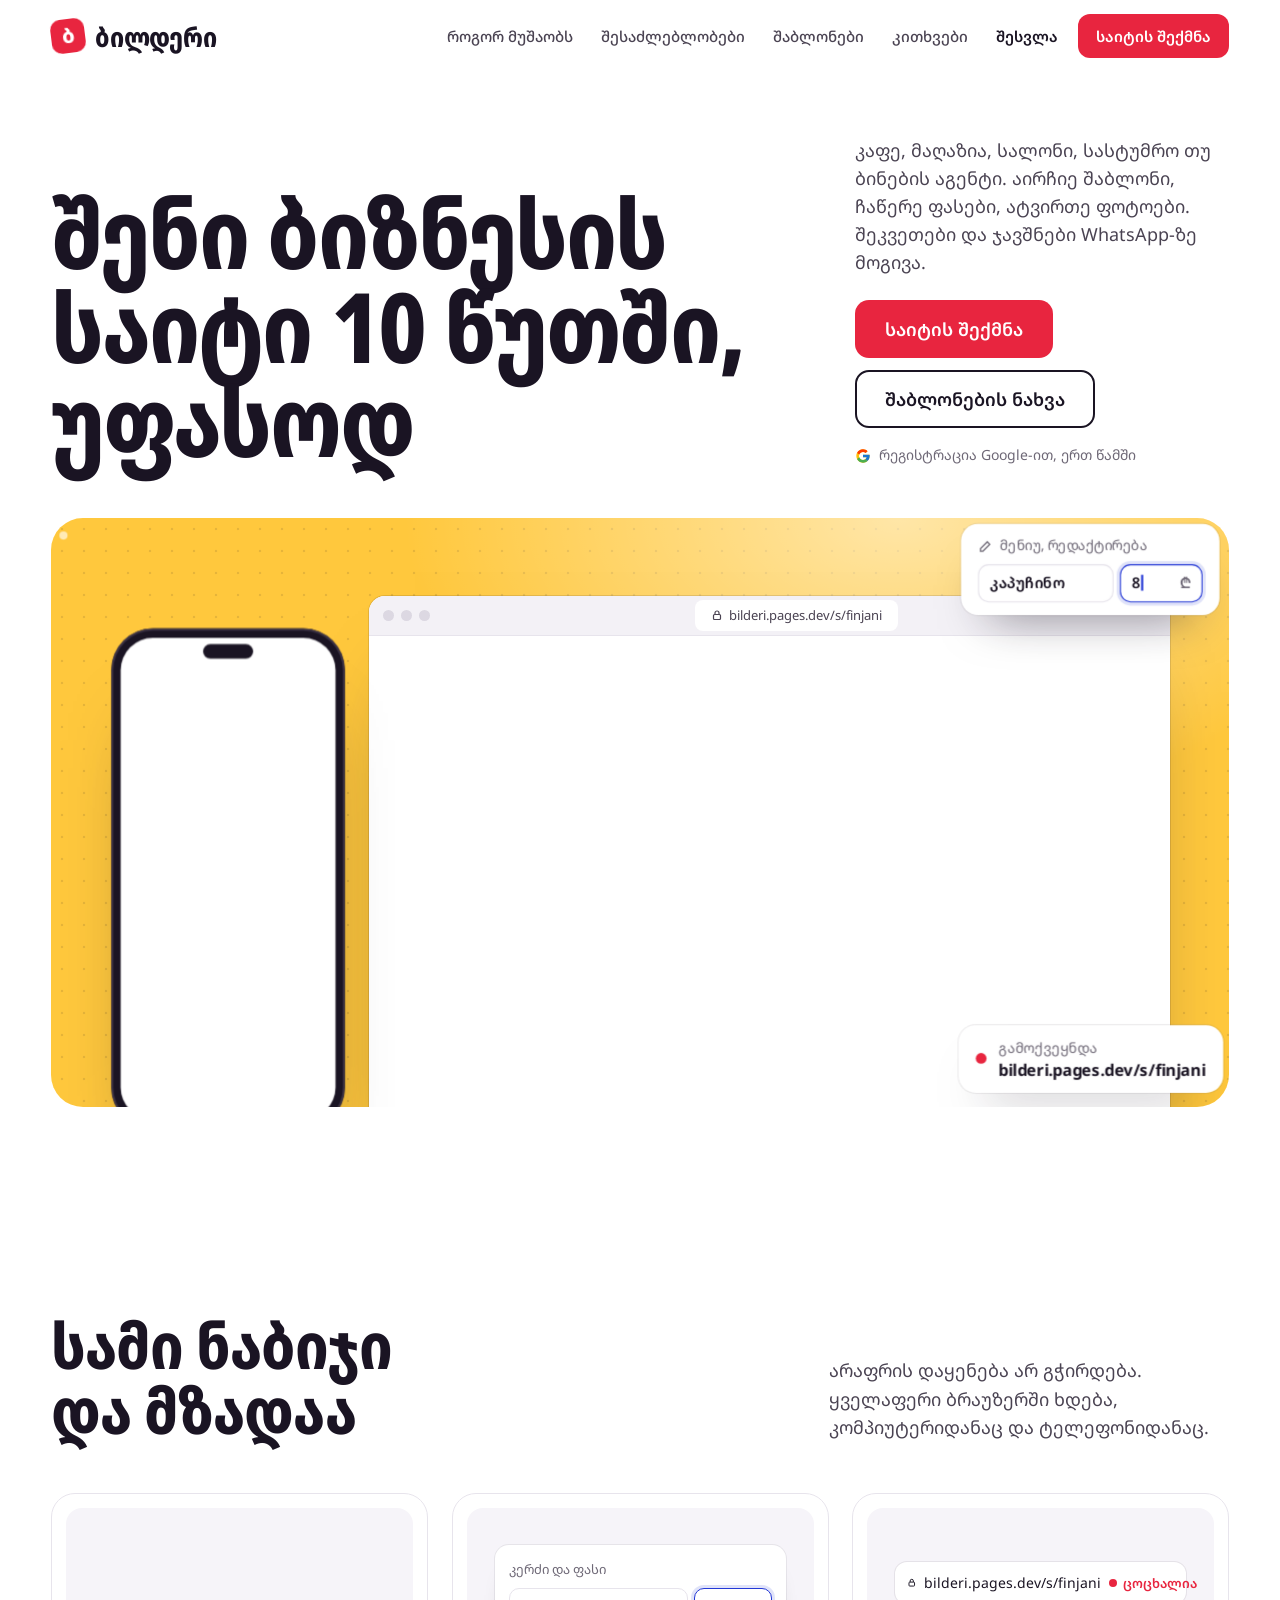
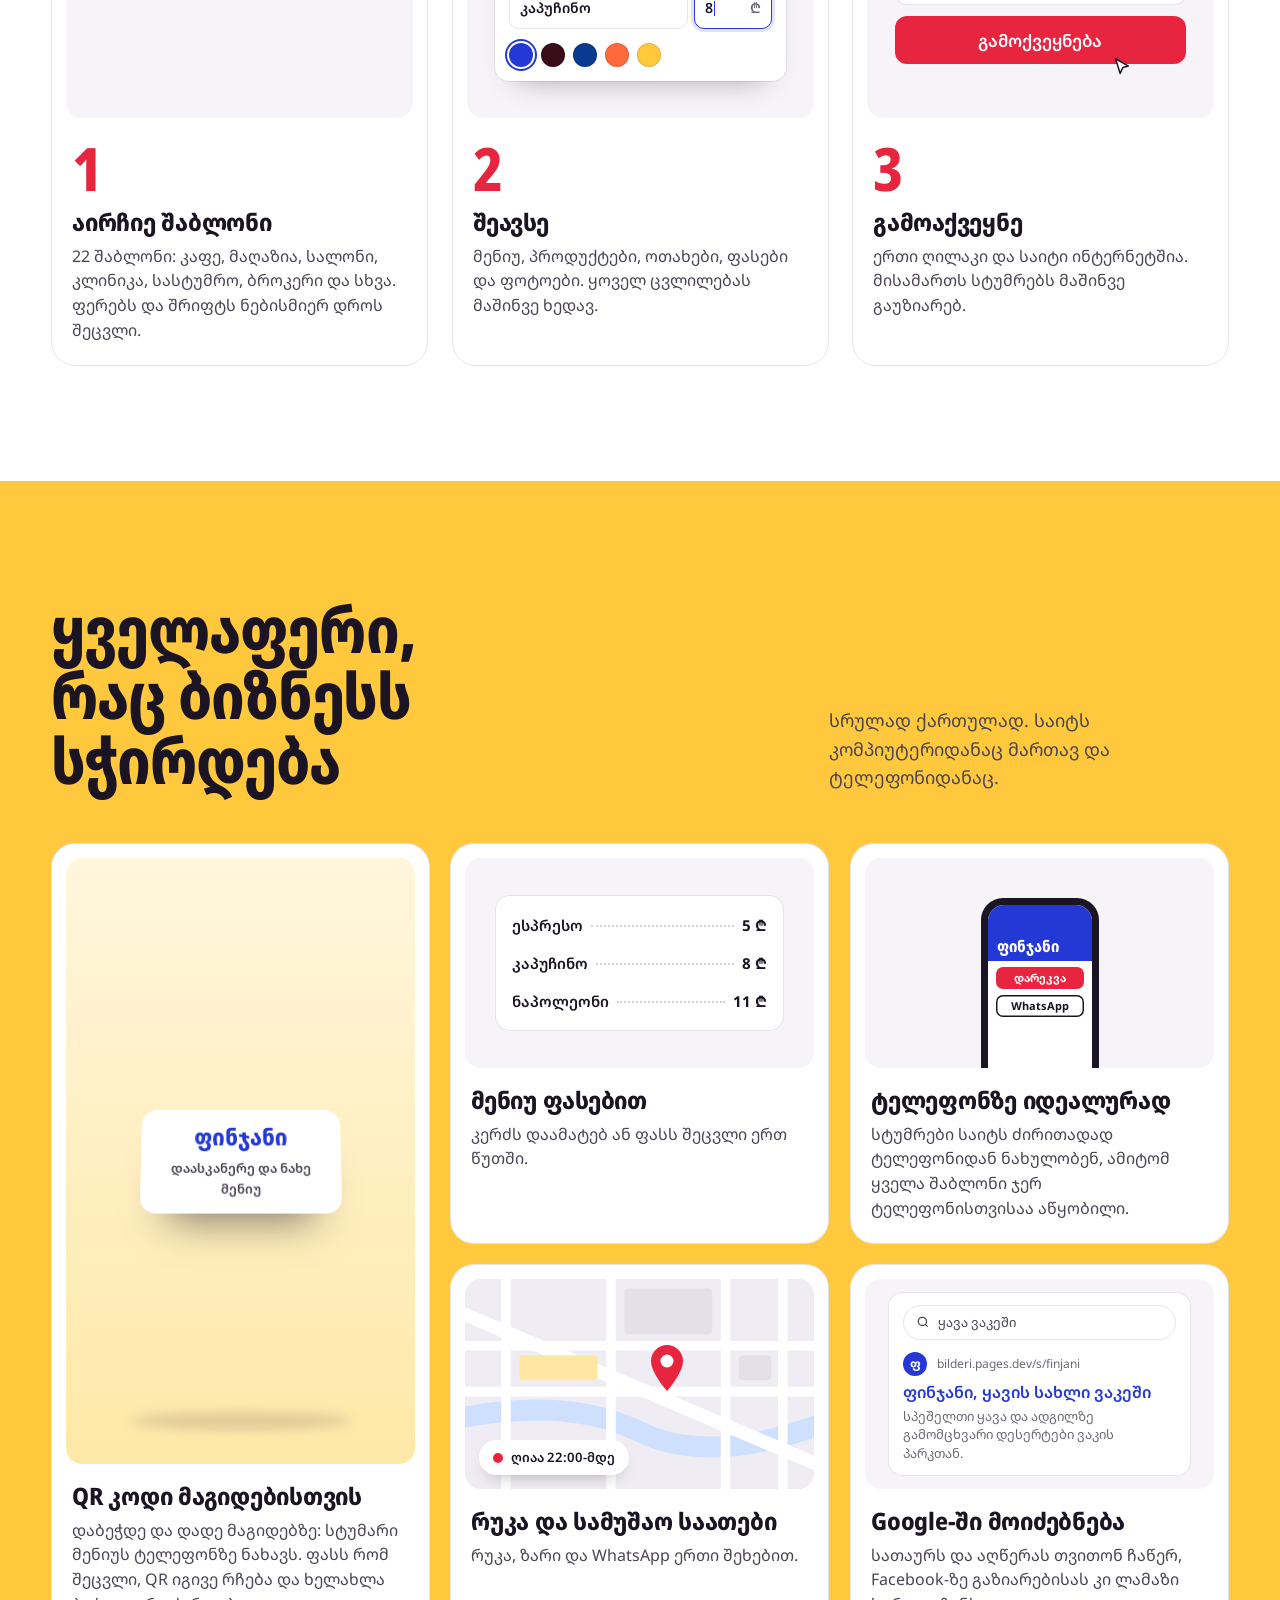
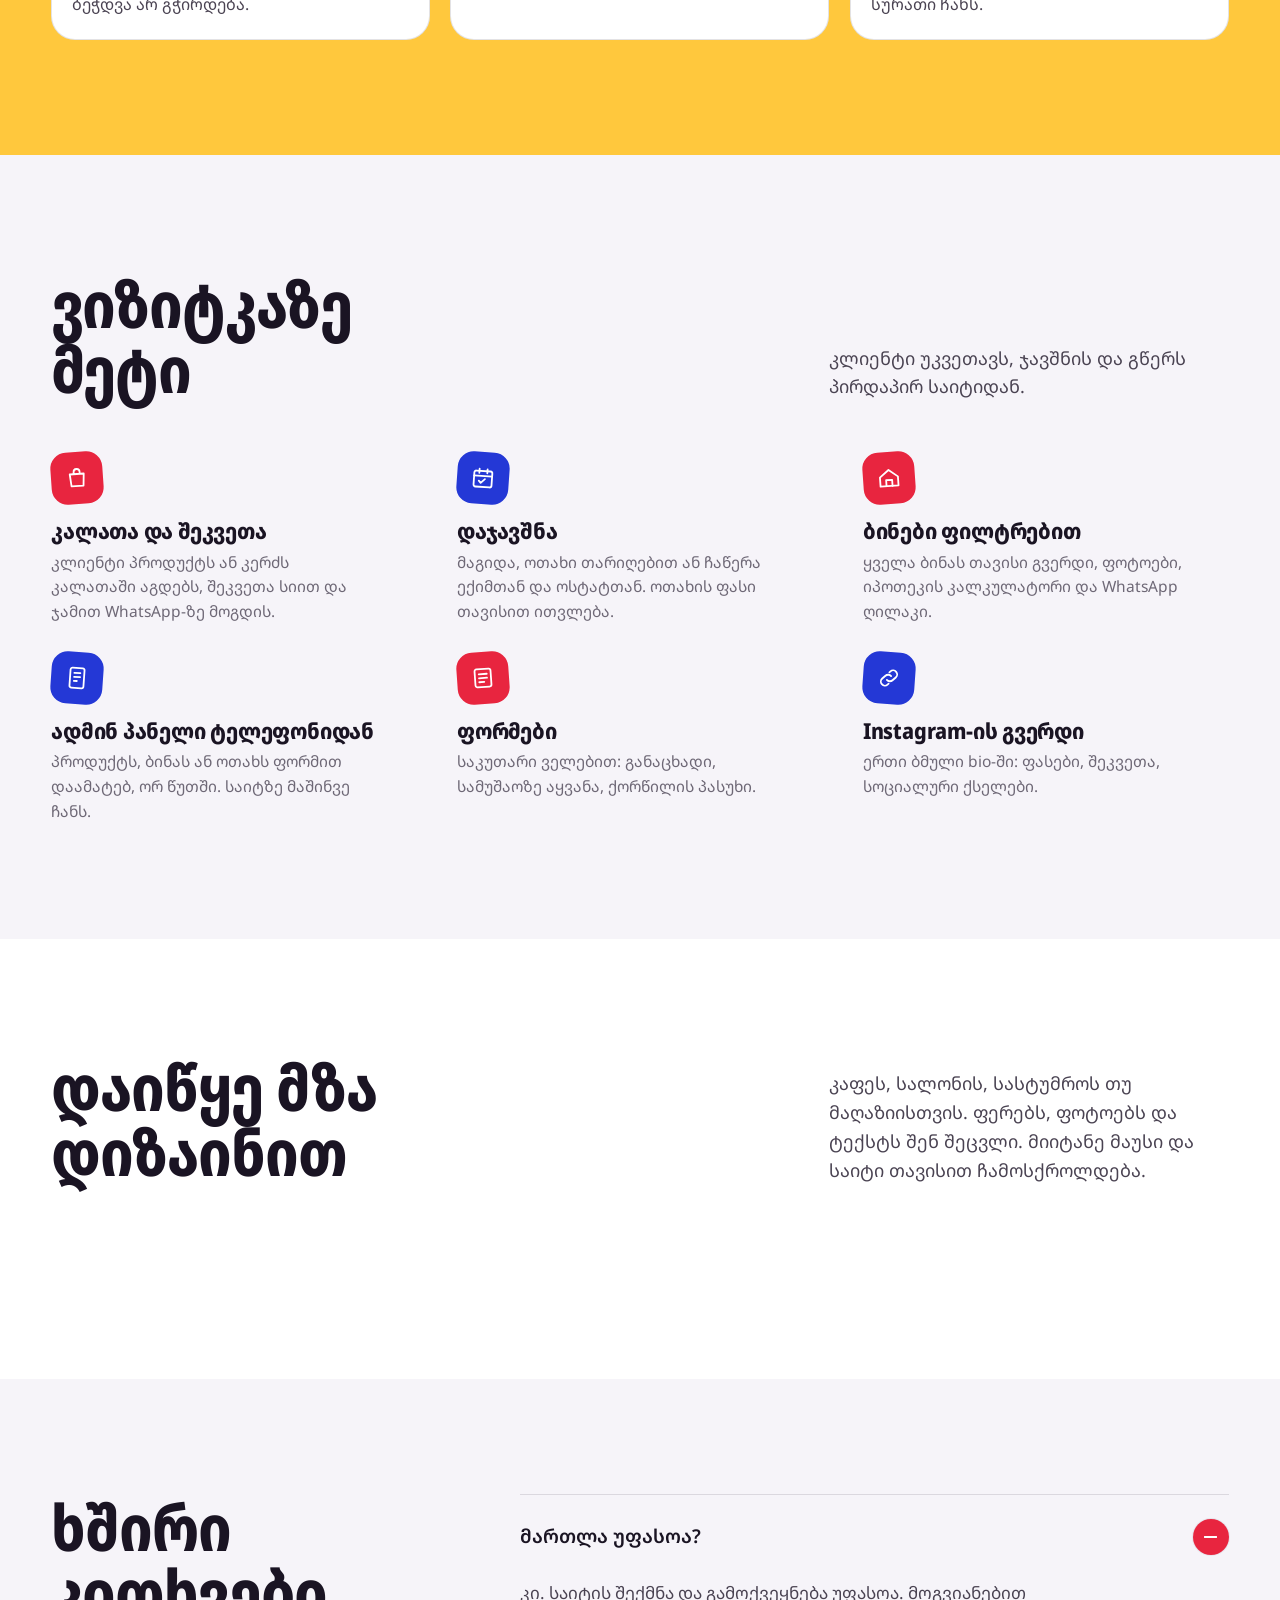
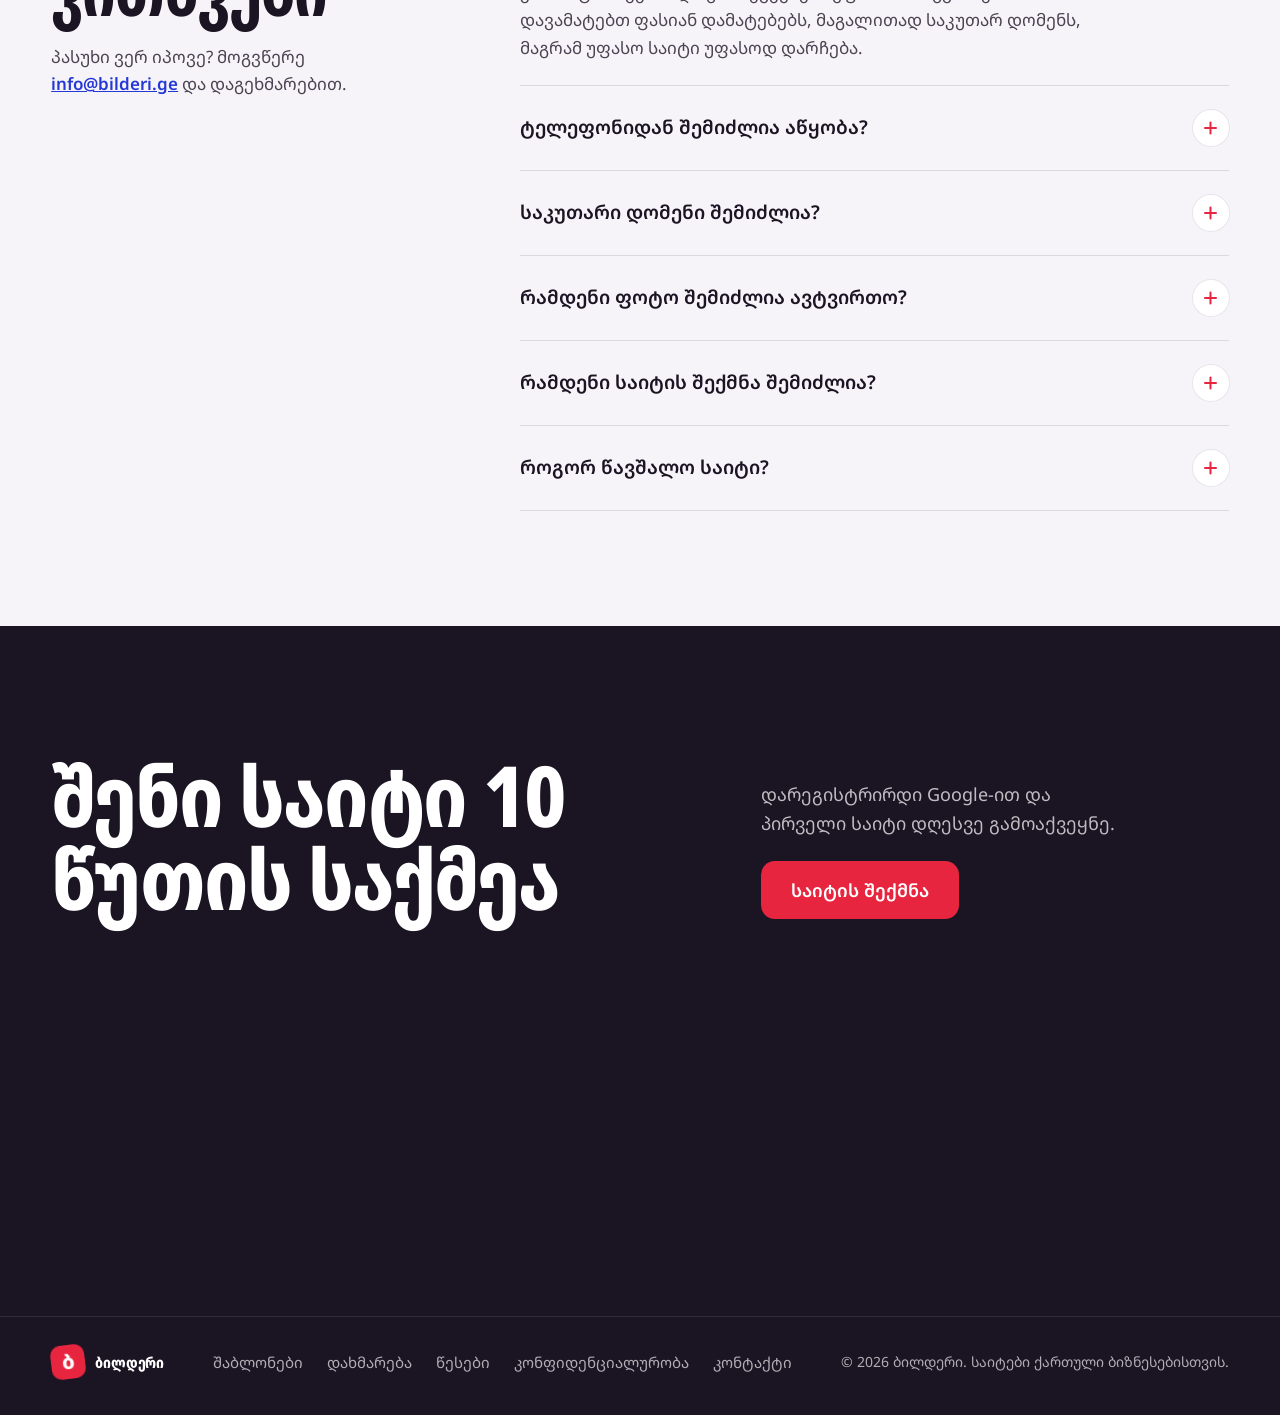
<file: src/pages/landing.html>
<!DOCTYPE html>
<html lang="ka">
<head>
<meta charset="utf-8">
<meta name="viewport" content="width=device-width,initial-scale=1">
<title>ბილდერი: უფასო საიტი შენი ბიზნესისთვის</title>
<meta name="description" content="კაფე, მაღაზია, სალონი, სასტუმრო თუ ბინების აგენტი: საიტი 10 წუთში, უფასოდ. კალათა, დაჯავშნა, ადმინ პანელი და QR კოდი, სრულად ქართულად.">
<link rel="preconnect" href="https://fonts.googleapis.com"><link rel="preconnect" href="https://fonts.gstatic.com" crossorigin>
<link rel="stylesheet" href="https://fonts.googleapis.com/css2?family=Noto+Sans+Georgian:wdth,wght@62.5..100,300..900&family=Noto+Serif+Georgian:wght@400..800&display=swap">
<style>
/* VOICE   მეგობრული და თავდაჯერებული; ბიზნესის პატრონს ელაპარაკება, არა პროგრამისტს
   IDEA    ადგილობრივი სტამბის აფიშა და მენიუ, ბარათებად აწყობილი და ცოცხალი
   PICTURE ნამდვილი საიტები (შაბლონი „სუფრა") ლეპტოპში და ტელეფონში, ზაფრანისფერ პანელზე
   COLOUR  თეთრი ფონი, მელანი #1A1423, ბროწეული #E8253F ღილაკებზე, ზაფრანა #FFC83D დიდ ზოლებში, კობალტი #2438D6 დეტალებში
   TYPE    Noto Sans Georgian: სათაურები ვიწრო 800, ტექსტი 400/600
   LAYOUT  სათაური ზემოთ, ცოცხალი სცენა მთელ სიგანეზე; ბარათების ბადეები; ტელეფონზე ერთ სვეტად */
:root{color-scheme:light;--bg:#fff;--ink:#1A1423;--ink-2:#4A4352;--muted:#6E6876;--line:#E7E4EC;--soft:#F6F4F9;--red:#E8253F;--red-d:#CC1730;--sun:#FFC83D;--cob:#2438D6;--f:'Noto Sans Georgian','Noto Sans',system-ui,sans-serif;--serif:'Noto Serif Georgian','Noto Serif',Georgia,serif;--ease:cubic-bezier(.2,.7,.2,1);--pad:max(4vw,20px)}
*{box-sizing:border-box;min-width:0}
html{scroll-behavior:smooth;scroll-padding-top:84px;-webkit-text-size-adjust:100%}
body{margin:0;background:var(--bg);color:var(--ink);font:400 17px/1.6 var(--f);overflow-x:clip}
h1,h2,h3{margin:0;font-weight:800;font-stretch:72%;letter-spacing:-.015em;line-height:1.02;text-wrap:balance}
h3{font-size:24px;font-stretch:84%;line-height:1.15;letter-spacing:-.01em}
p{margin:0}
a{color:inherit}
svg{display:block}
.wrap{max-width:1288px;margin:0 auto;padding:0 var(--pad)}
:focus-visible{outline:3px solid var(--cob);outline-offset:3px;border-radius:6px}

.btn{display:inline-flex;align-items:center;justify-content:center;gap:8px;min-height:46px;padding:0 20px;border-radius:12px;border:2px solid transparent;font:600 16px/1 var(--f);text-decoration:none;white-space:nowrap;cursor:pointer;transition:transform .18s var(--ease),background-color .18s,color .18s,box-shadow .18s}
.btn:hover{transform:translateY(-2px)}
.btn:active{transform:translateY(1px)}
.btn-red{background:var(--red);color:#fff}
.btn-red:hover{background:var(--red-d);box-shadow:0 12px 24px -12px rgba(232,37,63,.75)}
.btn-line{border-color:var(--ink);color:var(--ink);background:transparent}
.btn-line:hover{background:var(--ink);color:#fff}
.btn-lg{min-height:58px;padding:0 28px;font-size:18px;border-radius:14px}
.btn-sm{min-height:44px;padding:0 16px;font-size:15px}

.top{position:sticky;top:0;z-index:50;background:rgba(255,255,255,.86);-webkit-backdrop-filter:saturate(1.4) blur(14px);backdrop-filter:saturate(1.4) blur(14px);border-bottom:1px solid transparent;transition:border-color .25s,box-shadow .25s}
.top.scrolled{border-color:var(--line);box-shadow:0 10px 30px -24px rgba(26,20,35,.45)}
.top-in{display:flex;align-items:center;gap:28px;height:72px}
.logo{display:flex;align-items:center;gap:10px;text-decoration:none;font-weight:800;font-stretch:72%;font-size:27px;letter-spacing:-.01em;line-height:1}
.mark{flex:none;display:grid;place-items:center;width:34px;height:34px;border-radius:10px;background:var(--red);color:#fff;font-size:20px;font-stretch:100%;transform:rotate(-7deg);transition:transform .35s var(--ease)}
.logo:hover .mark{transform:rotate(0) scale(1.06)}
.links{display:flex;gap:28px;margin-left:auto}
.links a,.mnav a{text-decoration:none;color:var(--ink-2);font-size:15px;font-weight:500;position:relative;padding:8px 0}
.links a::after{content:"";position:absolute;left:0;right:0;bottom:2px;height:2px;border-radius:2px;background:var(--red);transform:scaleX(0);transform-origin:left;transition:transform .25s var(--ease)}
.links a:hover{color:var(--ink)}
.links a:hover::after{transform:scaleX(1)}
.top-act{display:flex;align-items:center;gap:20px}
.top-act .link{text-decoration:none;font-weight:600;font-size:15px}
.menu-btn{display:none;width:44px;height:44px;place-items:center;border:1px solid var(--line);border-radius:12px;background:#fff;cursor:pointer}
.mnav{display:none;position:absolute;left:0;right:0;top:72px;background:#fff;border-bottom:1px solid var(--line);padding:4px var(--pad) 16px;box-shadow:0 20px 30px -24px rgba(26,20,35,.4)}
.mnav.open{display:grid}
.mnav a{padding:12px 0;font-size:17px;border-bottom:1px solid var(--line)}

.hero{padding:clamp(36px,5vw,72px) 0 clamp(56px,7vw,96px)}
.hero-head{display:grid;grid-template-columns:minmax(0,8fr) minmax(0,4fr);gap:24px 56px;align-items:end}
.hero h1{font-size:clamp(44px,7.6vw,104px);line-height:.97;letter-spacing:-.02em}
.lead{font-size:18px;line-height:1.55;color:var(--ink-2);max-width:38ch}
.cta{display:flex;flex-wrap:wrap;gap:12px;margin-top:24px}
.fine{display:flex;align-items:center;gap:8px;margin-top:16px;font-size:14px;color:var(--muted)}
.stage{position:relative;margin-top:clamp(32px,4vw,56px);height:clamp(470px,46vw,640px);border-radius:32px;background:var(--sun);overflow:hidden;isolation:isolate}
.stage::before{content:"";position:absolute;inset:0;z-index:-1;background:radial-gradient(60% 70% at 72% 0%,rgba(255,255,255,.55),transparent 70%),radial-gradient(rgba(26,20,35,.11) 1.3px,transparent 1.6px) 0 0/22px 22px}
.rig{position:absolute;inset:0;transform-style:preserve-3d;transform:perspective(1700px) rotateX(var(--rx,0deg)) rotateY(var(--ry,0deg));transition:transform .6s var(--ease)}
.laptop{position:absolute;left:27%;right:5%;top:78px;bottom:-30px;background:#fff;border-radius:16px 16px 0 0;box-shadow:0 0 0 1px rgba(26,20,35,.12),0 50px 80px -46px rgba(26,20,35,.6);overflow:hidden;display:flex;flex-direction:column}
.l-bar{height:40px;flex:none;display:flex;align-items:center;gap:7px;padding:0 14px;background:#F3F1F6;border-bottom:1px solid var(--line)}
.l-bar>i{width:11px;height:11px;border-radius:50%;background:#DCD8E2}
.url{margin:0 auto;display:flex;align-items:center;gap:6px;background:#fff;border-radius:8px;padding:5px 16px;font-size:13px;color:var(--ink-2);white-space:nowrap;overflow:hidden;max-width:62%}
.scr{position:relative;flex:1;overflow:hidden;background:#fff}
.scr iframe{position:absolute;left:0;top:0;border:0;transform-origin:0 0;pointer-events:none;transition:opacity .28s}
.scr.fade iframe{opacity:0}
.phone{position:absolute;left:7%;top:118px;width:clamp(180px,17.5vw,244px);aspect-ratio:9/19.3;background:var(--ink);border-radius:40px;box-shadow:0 60px 80px -46px rgba(26,20,35,.7),inset 0 0 0 2px #3a3145;transform:translateZ(70px)}
.phone .scr{position:absolute;inset:9px;border-radius:31px}
.phone::after{content:"";position:absolute;top:15px;left:50%;width:48px;height:14px;margin-left:-24px;border-radius:12px;background:var(--ink);z-index:2}
.chips{position:absolute;left:22px;top:20px;z-index:3;display:flex;gap:4px;padding:4px;border-radius:15px;background:rgba(255,255,255,.62);-webkit-backdrop-filter:blur(8px);backdrop-filter:blur(8px);transform:translateZ(40px)}
.chip{position:relative;display:flex;align-items:center;gap:8px;min-height:44px;padding:0 14px;border:0;border-radius:11px;background:transparent;font:600 14px var(--f);color:var(--ink-2);cursor:pointer;overflow:hidden;white-space:nowrap;transition:background-color .2s,color .2s,box-shadow .2s}
.chip i{flex:none;width:12px;height:12px;border-radius:50%;background:var(--c);box-shadow:0 0 0 2px rgba(255,255,255,.8)}
.chip:hover{color:var(--ink)}
.chip[aria-pressed=true]{background:#fff;color:var(--ink);box-shadow:0 4px 12px -4px rgba(26,20,35,.28)}
.chip::after{content:"";position:absolute;left:12px;right:12px;bottom:5px;height:2px;border-radius:2px;background:var(--c);transform-origin:left;transform:scaleX(0)}
.chip.run::after{animation:prog var(--dur) linear forwards}
.stage.paused .chip.run::after{animation-play-state:paused}
.stage.manual .chip::after{display:none}
@keyframes prog{to{transform:scaleX(1)}}
.float{position:absolute;z-index:4;background:#fff;border-radius:16px;box-shadow:0 0 0 1px rgba(26,20,35,.08),0 26px 44px -26px rgba(26,20,35,.55);padding:12px 16px;font-size:14px;line-height:1.35}
.f-pub{right:4%;bottom:34px;display:flex;align-items:center;gap:12px;transform:translateZ(120px)}
.f-pub b{display:block;font-size:15px}
.f-pub small{color:var(--muted);font-size:13px}
.pulse{flex:none;width:10px;height:10px;border-radius:50%;background:var(--red);animation:pulse 2s infinite}
@keyframes pulse{0%{box-shadow:0 0 0 0 rgba(232,37,63,.55)}70%{box-shadow:0 0 0 10px rgba(232,37,63,0)}100%{box-shadow:0 0 0 0 rgba(232,37,63,0)}}
.f-edit{right:3.5%;top:22px;width:244px;transform:translateZ(95px)}
.lbl{display:flex;align-items:center;gap:6px;font-size:13px;color:var(--muted);margin-bottom:8px}
.f-row{display:grid;grid-template-columns:minmax(0,1fr) 78px;gap:6px}
.inp{display:flex;align-items:center;border:1.5px solid var(--line);border-radius:10px;padding:8px 10px;font-weight:600;font-size:14px;white-space:nowrap;overflow:hidden;background:#fff}
.inp.on{border-color:var(--cob);box-shadow:0 0 0 3px rgba(36,56,214,.14)}
.inp em{font-style:normal;color:var(--muted);margin-left:auto;padding-left:4px}
.caret{display:inline-block;width:1.5px;height:15px;background:var(--cob);margin-left:1px;animation:blink 1s steps(1) infinite}
@keyframes blink{50%{opacity:0}}

.band{padding:clamp(72px,9vw,124px) 0}
.sec-head{display:flex;flex-wrap:wrap;align-items:flex-end;justify-content:space-between;gap:16px 56px;margin-bottom:clamp(32px,4vw,56px)}
.sec-head h2{font-size:clamp(40px,5.2vw,64px);max-width:13ch}
.sec-head p{max-width:40ch;color:var(--ink-2);font-size:18px}

.card{position:relative;isolation:isolate;background:#fff;border:1px solid var(--line);border-radius:24px;padding:14px;transform:perspective(1000px) rotateX(var(--rx,0deg)) rotateY(var(--ry,0deg)) translateY(var(--ty,0px));transition:transform .45s var(--ease),box-shadow .45s var(--ease),border-color .3s}
.card::before{content:"";position:absolute;inset:0;z-index:-1;border-radius:inherit;background:radial-gradient(380px circle at var(--mx,50%) var(--my,50%),rgba(255,200,61,.22),transparent 42%);opacity:0;transition:opacity .3s}
.card.hot{--ty:-6px;box-shadow:0 34px 60px -36px rgba(26,20,35,.5);border-color:rgba(26,20,35,.16);transition:transform .14s linear,box-shadow .45s var(--ease),border-color .3s}
.card.hot::before{opacity:1}
.vis{position:relative;height:210px;border-radius:16px;background:var(--soft);overflow:hidden;display:grid;place-items:center}
.card h3{margin:18px 6px 8px}
.card p{margin:0 6px 8px;color:var(--ink-2);font-size:16px;line-height:1.55}

.steps{list-style:none;margin:0;padding:0;display:grid;grid-template-columns:repeat(3,minmax(0,1fr));gap:24px}
.num{display:block;margin:20px 6px -8px;font-weight:800;font-stretch:72%;font-size:60px;line-height:1;color:var(--red)}
.minis{display:flex;gap:12px;align-items:flex-end}
.mini{width:86px;height:140px;border-radius:12px;background:#fff;box-shadow:0 0 0 1px rgba(26,20,35,.08),0 14px 22px -14px rgba(26,20,35,.45);overflow:hidden;transition:transform .5s var(--ease)}
.mini b{display:flex;align-items:flex-end;height:64px;padding:8px;background:var(--c);color:var(--tc);font-weight:800;font-stretch:72%;font-size:15px;line-height:1}
.mini.serif b{font-family:var(--serif);font-stretch:100%;font-size:13px;font-weight:700}
.mini i{display:block;height:5px;border-radius:3px;background:#E7E4EC;margin:9px 9px 0}
.mini i:nth-of-type(2){width:60%}
.mini i:nth-of-type(3){width:75%;background:var(--c);opacity:.5}
.mini.sel{outline:3px solid var(--red);outline-offset:3px;transform:translateY(-8px)}
.card.hot .mini:nth-child(1){transform:translateX(-8px) rotate(-7deg)}
.card.hot .mini:nth-child(3){transform:translateX(8px) rotate(7deg)}
.card.hot .mini.sel{transform:translateY(-16px)}
.ed{width:84%;background:#fff;border-radius:14px;padding:14px;box-shadow:0 0 0 1px rgba(26,20,35,.07),0 18px 30px -22px rgba(26,20,35,.45)}
.sw{display:flex;gap:8px;margin-top:14px}
.sw i{width:24px;height:24px;border-radius:50%;background:var(--c);box-shadow:inset 0 0 0 1px rgba(26,20,35,.12);transition:transform .3s var(--ease)}
.sw i.on{box-shadow:0 0 0 2px #fff,0 0 0 4px var(--cob)}
.card.hot .sw i:hover{transform:scale(1.15)}
.pub{width:84%;display:grid;gap:12px}
.addr{display:flex;align-items:center;gap:8px;background:#fff;border-radius:12px;padding:10px 12px;font-size:14px;box-shadow:0 0 0 1px rgba(26,20,35,.08)}
.live{margin-left:auto;display:flex;align-items:center;gap:6px;font-size:13px;font-weight:600;color:var(--red)}
.live .pulse{width:8px;height:8px}
.pbtn{position:relative;display:grid;place-items:center;height:48px;border-radius:12px;background:var(--red);color:#fff;font-weight:600;transition:transform .2s var(--ease),background-color .2s}
.pbtn span{grid-area:1/1;transition:opacity .25s,transform .25s var(--ease)}
.pbtn span+span{opacity:0;transform:translateY(8px)}
.card.hot .pbtn{background:var(--ink)}
.card.hot .pbtn span:first-child{opacity:0;transform:translateY(-8px)}
.card.hot .pbtn span+span{opacity:1;transform:none}
.cur{position:absolute;right:18%;bottom:-14px;width:22px;transition:transform .35s var(--ease)}
.card.hot .cur{transform:translate(-6px,-6px)}

.feat{background:var(--sun)}
.feat .card{border-color:rgba(26,20,35,.12)}
.feat .card::before{background:radial-gradient(380px circle at var(--mx,50%) var(--my,50%),rgba(36,56,214,.08),transparent 42%)}
.bento{display:grid;grid-template-columns:repeat(3,minmax(0,1fr));gap:20px}
.f-qr{grid-row:span 2;display:flex;flex-direction:column}
.f-qr .vis{height:auto;flex:1;min-height:300px;background:linear-gradient(180deg,#FFF6DC,#FFE9A8)}
.tent{width:200px;background:#fff;border-radius:16px;padding:16px 16px 14px;text-align:center;box-shadow:0 34px 40px -28px rgba(26,20,35,.55);transform:perspective(800px) rotateX(12deg);transition:transform .5s var(--ease)}
.card.hot .tent{transform:perspective(800px) rotateX(0deg) translateY(-6px)}
.tent b{display:block;font-weight:800;font-stretch:72%;font-size:24px;color:var(--cob);line-height:1;margin-bottom:10px}
.tent svg{width:140px;height:140px;margin:0 auto}
.tent small{display:block;margin-top:10px;font-size:13px;font-weight:600;color:var(--ink-2)}
.tent-shadow{position:absolute;bottom:34px;left:50%;width:220px;height:18px;margin-left:-110px;border-radius:50%;background:rgba(26,20,35,.14);filter:blur(6px)}
.mlist{width:82%;background:#fff;border-radius:14px;padding:10px 16px;box-shadow:0 0 0 1px rgba(26,20,35,.07)}
.mrow{display:flex;align-items:baseline;gap:8px;padding:7px 0;font-size:15px;font-weight:600}
.mrow i{flex:1;border-bottom:2px dotted #D6D2DC;transform:translateY(-4px)}
.mrow b{position:relative;display:inline-grid;font-variant-numeric:tabular-nums;white-space:nowrap}
.mrow b span{grid-area:1/1;transition:opacity .3s,transform .3s var(--ease)}
.mrow b span+span{opacity:0;transform:translateY(8px);color:var(--red)}
.mrow.chg{border-radius:8px;transition:background-color .3s}
.card.hot .mrow.chg{background:#FFF3CC;margin:0 -8px;padding:7px 8px}
.card.hot .mrow b span:first-child{opacity:0;transform:translateY(-8px)}
.card.hot .mrow b span+span{opacity:1;transform:none}
.mph{width:118px;height:170px;margin-top:40px;border-radius:22px 22px 0 0;background:var(--ink);padding:7px 7px 0;align-self:end;transition:transform .45s var(--ease)}
.card.hot .mph{transform:translateY(-12px)}
.mph div{height:100%;border-radius:16px 16px 0 0;background:#fff;overflow:hidden;display:grid;grid-template-rows:56px auto auto 1fr;gap:6px}
.mph b{background:var(--cob);color:#fff;font-weight:800;font-stretch:72%;font-size:16px;display:flex;align-items:flex-end;padding:7px 9px;line-height:1}
.mph span{margin:0 8px;height:22px;border-radius:7px;display:grid;place-items:center;font-size:11px;font-weight:700;background:var(--red);color:#fff}
.mph span+span{background:#fff;color:var(--ink);box-shadow:inset 0 0 0 1.5px var(--ink)}
.map{position:absolute;inset:0;width:100%;height:100%}
.hours{position:absolute;left:14px;bottom:14px;display:flex;align-items:center;gap:8px;background:#fff;border-radius:999px;padding:7px 14px;font-size:13px;font-weight:600;box-shadow:0 8px 18px -10px rgba(26,20,35,.4)}
.pin{position:absolute;left:52%;top:30%;transition:transform .45s var(--ease);transform-origin:50% 100%}
.card.hot .pin{transform:translateY(-8px) scale(1.08)}
.serp{width:86%;background:#fff;border-radius:14px;padding:12px 14px;box-shadow:0 0 0 1px rgba(26,20,35,.07)}
.q-bar{display:flex;align-items:center;gap:8px;border:1.5px solid var(--line);border-radius:999px;padding:6px 12px;font-size:13px;color:var(--ink-2);margin-bottom:12px}
.res{display:grid;grid-template-columns:24px minmax(0,1fr);gap:2px 10px;align-items:center}
.fav{width:24px;height:24px;border-radius:50%;background:var(--cob);color:#fff;font-size:12px;font-weight:700;display:grid;place-items:center}
.res small{font-size:12px;color:var(--muted)}
.res strong{grid-column:1/-1;color:var(--cob);font-size:16px;font-weight:600;line-height:1.3;margin-top:4px}
.res p{grid-column:1/-1;margin:2px 0 0;font-size:13px;line-height:1.45;color:var(--muted)}
.card.hot .res strong{text-decoration:underline}

.caps{background:var(--soft)}
.cap-grid{display:grid;grid-template-columns:repeat(3,minmax(0,1fr));gap:28px 40px}
.cap-ic{display:grid;place-items:center;width:52px;height:52px;margin-bottom:14px;border-radius:16px;background:var(--red);color:#fff;transform:rotate(-4deg)}
.cap:nth-child(even) .cap-ic{background:var(--cob);transform:rotate(4deg)}
.cap h3{margin:0 0 6px;font-size:22px}
.cap p{margin:0;color:var(--muted);font-size:15.5px;max-width:36ch}
@media(max-width:900px){.cap-grid{grid-template-columns:1fr 1fr}}
@media(max-width:560px){.cap-grid{grid-template-columns:1fr}}
.tfilter{display:flex;flex-wrap:wrap;gap:8px;margin:0 0 28px}
.tfilter button{display:inline-flex;align-items:center;gap:8px;min-height:44px;padding:0 16px;border:1.5px solid var(--line);border-radius:99px;background:#fff;font:inherit;font-size:15px;font-weight:600;color:var(--ink);cursor:pointer;transition:border-color .15s}
.tfilter button:hover{border-color:var(--ink)}
.tfilter button span{font-size:13px;color:var(--muted);font-variant-numeric:tabular-nums}
.tfilter button[aria-pressed=true]{background:var(--ink);border-color:var(--ink);color:#fff}
.tfilter button[aria-pressed=true] span{color:rgba(255,255,255,.7)}
.tpl[hidden]{display:none}
.tpls{display:grid;grid-template-columns:repeat(3,minmax(0,1fr));gap:24px}
.tpl .pv{position:relative;height:clamp(440px,40vw,540px);border-radius:16px;overflow:hidden;background:var(--soft)}
.tpl .pv iframe{position:absolute;left:0;top:0;border:0;transform-origin:0 0;pointer-events:none}
.tpl .pv::after{content:"";position:absolute;inset:auto 0 0;height:70px;background:linear-gradient(transparent,rgba(26,20,35,.14));pointer-events:none;transition:opacity .3s}
.tpl.hot .pv::after{opacity:0}
.tpl-meta{display:flex;align-items:center;justify-content:space-between;gap:12px;margin:16px 6px 0}
.tpl-meta h3{margin:0}
.tpl-meta p{margin:2px 0 0;font-size:15px;color:var(--muted)}
.dots{display:flex;flex:none}
.dots i{width:20px;height:20px;border-radius:50%;background:var(--c);box-shadow:0 0 0 2px #fff;margin-left:-6px}
.tpl-act{display:flex;gap:10px;margin:16px 6px 6px}
.tpl-act .btn{flex:1}

.faq{background:var(--soft)}
.faq-grid{display:grid;grid-template-columns:minmax(0,4fr) minmax(0,7fr);gap:24px 64px}
.faq-side{position:sticky;top:112px;align-self:start}
.faq-side h2{font-size:clamp(40px,5.2vw,64px)}
.faq-side p{margin-top:18px;color:var(--ink-2);max-width:30ch}
.faq-side a{font-weight:600;color:var(--cob)}
.qa{border-bottom:1px solid rgba(26,20,35,.12)}
.qa:first-child{border-top:1px solid rgba(26,20,35,.12)}
.q{width:100%;display:flex;justify-content:space-between;align-items:center;gap:20px;min-height:44px;padding:24px 0;border:0;background:none;font:600 19px/1.35 var(--f);color:var(--ink);text-align:left;cursor:pointer}
.pm{position:relative;flex:none;display:grid;place-items:center;width:36px;height:36px;border-radius:50%;background:#fff;box-shadow:0 0 0 1px var(--line);transition:background-color .25s,transform .35s var(--ease)}
.pm::before,.pm::after{content:"";grid-area:1/1;width:13px;height:2px;border-radius:2px;background:var(--red);transition:transform .35s var(--ease),background-color .25s}
.pm::after{transform:rotate(90deg)}
.q:hover .pm{transform:scale(1.08)}
.qa.open .pm{background:var(--red);transform:rotate(180deg)}
.qa.open .pm::before,.qa.open .pm::after{background:#fff}
.qa.open .pm::after{transform:rotate(0deg)}
.a{display:grid;grid-template-rows:0fr;transition:grid-template-rows .35s var(--ease)}
.a>div{overflow:hidden}
.a p{padding:0 56px 24px 0;color:var(--ink-2);max-width:62ch}
.qa.open .a{grid-template-rows:1fr}

.final{position:relative;overflow:hidden;background:var(--ink);color:#fff;padding-top:clamp(72px,10vw,128px)}
.final-in{display:grid;grid-template-columns:minmax(0,7fr) minmax(0,5fr);gap:24px 56px;align-items:end}
.final h2{font-size:clamp(46px,6.6vw,88px);line-height:.98;letter-spacing:-.02em}
.final p{color:rgba(255,255,255,.72);font-size:18px;max-width:36ch;margin-bottom:24px}
.phones{display:flex;justify-content:center;gap:clamp(14px,3vw,44px);height:clamp(190px,25vw,330px);margin-top:clamp(48px,6vw,80px);padding:0 var(--pad)}
.mphone{flex:none;width:clamp(104px,16vw,220px);aspect-ratio:9/19;border-radius:clamp(20px,2.4vw,34px);background:#2B2236;padding:clamp(5px,.6vw,8px);box-shadow:inset 0 0 0 1.5px #3d3349;transform:translateY(calc(var(--y,24px) + var(--up,0px))) rotate(var(--rot,0deg));transition:transform .6s var(--ease)}
.final:hover .mphone{--up:-28px}
.ms{height:100%;border-radius:clamp(15px,1.9vw,27px);overflow:hidden;background:var(--b)}
.ms b{display:flex;align-items:flex-end;height:46%;padding:clamp(10px,1.4vw,18px);background:var(--c);color:var(--tc);font-weight:800;font-stretch:72%;font-size:clamp(18px,2.4vw,32px);line-height:1}
.ms.serif b{font-family:var(--serif);font-stretch:100%;font-weight:700;font-size:clamp(15px,2vw,26px)}
.ms div{display:flex;align-items:baseline;gap:6px;margin:clamp(8px,1vw,12px) clamp(10px,1.2vw,16px) 0;font-size:clamp(9px,.95vw,13px);font-weight:600;color:var(--t)}
.ms div i{flex:1;border-bottom:1.5px dotted currentColor;opacity:.35;transform:translateY(-3px)}
.foot{background:var(--ink);color:rgba(255,255,255,.66);border-top:1px solid rgba(255,255,255,.1);padding:28px 0 36px}
.foot-in{display:flex;flex-wrap:wrap;align-items:center;justify-content:space-between;gap:16px 32px}
.foot .logo{color:#fff}
.foot nav{display:flex;flex-wrap:wrap;gap:6px 24px}
.foot a{text-decoration:none;font-size:15px}
.foot nav a:hover{color:#fff}
.foot small{font-size:14px}

.modal{position:fixed;inset:0;z-index:100;display:grid;place-items:center;padding:16px;background:rgba(26,20,35,.55);-webkit-backdrop-filter:blur(4px);backdrop-filter:blur(4px);opacity:0;visibility:hidden;transition:opacity .25s,visibility .25s}
.modal.open{opacity:1;visibility:visible}
.m-box{width:min(1240px,100%);height:min(880px,100%);background:#fff;border-radius:24px;display:flex;flex-direction:column;overflow:hidden;transform:translateY(18px) scale(.98);transition:transform .35s var(--ease)}
.modal.open .m-box{transform:none}
.m-bar{display:flex;flex-wrap:wrap;align-items:center;gap:10px 16px;padding:10px 10px 10px 20px;border-bottom:1px solid var(--line)}
.m-bar h3{margin:0}
.m-bar p{color:var(--muted);font-size:14px;margin-right:auto}
.seg{display:flex;gap:4px;padding:4px;border-radius:12px;background:var(--soft)}
.seg button{min-height:40px;padding:0 14px;border:0;border-radius:9px;background:transparent;font:600 14px var(--f);color:var(--ink-2);cursor:pointer}
.seg button[aria-pressed=true]{background:#fff;color:var(--ink);box-shadow:0 2px 8px -3px rgba(26,20,35,.3)}
.x{width:44px;height:44px;display:grid;place-items:center;border:0;border-radius:12px;background:var(--soft);cursor:pointer;font-size:22px;line-height:1;color:var(--ink)}
.m-stage{flex:1;display:flex;justify-content:center;background:var(--soft);overflow:hidden}
.m-stage iframe{border:0;width:100%;height:100%;background:#fff}
.m-stage.ph{padding:20px}
.m-stage.ph iframe{width:390px;max-width:100%;border-radius:28px;box-shadow:0 0 0 8px var(--ink)}
.toast{position:fixed;left:50%;bottom:22px;z-index:120;max-width:calc(100% - 32px);transform:translate(-50%,12px);background:var(--ink);color:#fff;padding:12px 18px;border-radius:12px;font-size:15px;opacity:0;pointer-events:none;transition:opacity .25s,transform .25s var(--ease)}
.toast.on{opacity:1;transform:translate(-50%,0)}

@media(max-width:1060px){
.hero-head,.final-in{grid-template-columns:minmax(0,1fr)}
.bento{grid-template-columns:repeat(2,minmax(0,1fr))}
.f-qr{grid-row:auto;grid-column:span 2}
.f-qr .vis{min-height:280px}
.faq-grid{grid-template-columns:minmax(0,1fr)}
.faq-side{position:static}
}
@media(max-width:900px){
.links,.top-act .link{display:none}
.menu-btn{display:grid}
.top-act{margin-left:auto;gap:10px}
.top-act .btn{min-height:44px;padding:0 14px;font-size:15px}
.steps{grid-template-columns:minmax(0,1fr);max-width:560px}
.tfilter{flex-wrap:nowrap;overflow-x:auto;margin:0 calc(var(--pad)*-1) 20px;padding:0 var(--pad);scrollbar-width:none}
.tfilter button{flex:none}
.tpls{display:flex;overflow-x:auto;scroll-snap-type:x mandatory;gap:16px;margin:0 calc(var(--pad)*-1);padding:4px var(--pad) 12px;scrollbar-width:none}
.tpl{flex:0 0 min(80vw,340px);scroll-snap-align:center}
}
@media(max-width:760px){
.stage{height:560px}
.laptop,.f-edit{display:none}
.phone{left:50%;top:84px;width:min(60vw,250px);margin-left:calc(min(60vw,250px)/-2)}
.chips{left:50%;transform:translateX(-50%);max-width:calc(100% - 24px);overflow-x:auto;scrollbar-width:none}
.chip{padding:0 11px}
.f-pub{left:50%;right:auto;bottom:22px;transform:translateX(-50%);white-space:nowrap}
}
@media(max-width:600px){
body{font-size:16px}
.cta .btn{flex:1 1 100%}
.bento{grid-template-columns:minmax(0,1fr)}
.f-qr{grid-column:auto}
.q{font-size:17px;padding:20px 0}
.a p{padding-right:0}
.m-box{border-radius:18px}
.m-bar{padding-left:14px}
.m-bar p{display:none}
}
@media(prefers-reduced-motion:reduce){*,*::before,*::after{animation:none!important;transition:none!important}html{scroll-behavior:auto}}
</style>
</head>
<body>

<header class="top" id="top">
  <div class="wrap top-in">
    <a class="logo" href="#"><span class="mark">ბ</span>ბილდერი</a>
    <nav class="links" aria-label="მთავარი მენიუ">
      <a href="#how">როგორ მუშაობს</a><a href="#features">შესაძლებლობები</a><a href="#templates">შაბლონები</a><a href="#faq">კითხვები</a>
    </nav>
    <div class="top-act">
      <a class="link" href="#" data-demo="login">შესვლა</a>
      <a class="btn btn-red btn-sm" href="#" data-demo="signup">საიტის შექმნა</a>
      <button class="menu-btn" id="menu-btn" type="button" aria-label="მენიუ" aria-expanded="false"><svg width="20" height="20" viewBox="0 0 24 24" fill="none" stroke="currentColor" stroke-width="2" stroke-linecap="round"><path d="M4 7h16M4 12h16M4 17h16"/></svg></button>
    </div>
  </div>
  <nav class="mnav" id="mnav" aria-label="მენიუ ტელეფონზე">
    <a href="#how">როგორ მუშაობს</a><a href="#features">შესაძლებლობები</a><a href="#templates">შაბლონები</a><a href="#faq">კითხვები</a><a href="#" data-demo="login">შესვლა</a>
  </nav>
</header>

<main>
<section class="hero">
  <div class="wrap">
    <div class="hero-head">
      <h1>შენი ბიზნესის საიტი 10&nbsp;წუთში, უფასოდ</h1>
      <div>
        <p class="lead">კაფე, მაღაზია, სალონი, სასტუმრო თუ ბინების აგენტი. აირჩიე შაბლონი, ჩაწერე ფასები, ატვირთე ფოტოები. შეკვეთები და ჯავშნები WhatsApp-ზე მოგივა.</p>
        <div class="cta">
          <a class="btn btn-red btn-lg" href="#" data-demo="signup">საიტის შექმნა</a>
          <a class="btn btn-line btn-lg" href="#templates">შაბლონების ნახვა</a>
        </div>
        <p class="fine"><svg width="16" height="16" viewBox="0 0 48 48" aria-hidden="true"><path fill="#FFC107" d="M43.6 20.1H42V20H24v8h11.3C33.7 32.7 29.2 36 24 36c-6.6 0-12-5.4-12-12s5.4-12 12-12c3.1 0 5.8 1.2 7.9 3.1l5.7-5.7C34 6.1 29.3 4 24 4 13 4 4 13 4 24s9 20 20 20 20-9 20-20c0-1.3-.1-2.6-.4-3.9z"/><path fill="#FF3D00" d="M6.3 14.7l6.6 4.8C14.7 15.1 19 12 24 12c3.1 0 5.8 1.2 7.9 3.1l5.7-5.7C34 6.1 29.3 4 24 4 16.3 4 9.7 8.3 6.3 14.7z"/><path fill="#4CAF50" d="M24 44c5.2 0 9.9-2 13.4-5.2l-6.2-5.2C29.2 35.1 26.7 36 24 36c-5.2 0-9.6-3.3-11.3-7.9l-6.5 5C9.5 39.6 16.2 44 24 44z"/><path fill="#1976D2" d="M43.6 20.1H42V20H24v8h11.3c-.8 2.2-2.2 4.2-4.1 5.6l6.2 5.2C37 39.2 44 34 44 24c0-1.3-.1-2.6-.4-3.9z"/></svg>რეგისტრაცია Google-ით, ერთ წამში</p>
      </div>
    </div>

    <div class="stage" id="stage">
      <div class="rig" id="rig">
        <div class="chips" id="chips" role="group" aria-label="ნიმუში-საიტები"></div>
        <div class="laptop" aria-hidden="true">
          <div class="l-bar"><i></i><i></i><i></i><span class="url"><svg width="12" height="12" viewBox="0 0 24 24" fill="none" stroke="currentColor" stroke-width="2.4"><rect x="5" y="11" width="14" height="10" rx="2"/><path d="M8 11V8a4 4 0 0 1 8 0v3"/></svg><span id="url">bilderi.pages.dev/s/finjani</span></span></div>
          <div class="scr" id="lap-scr"><iframe id="lap" title="საიტი ლეპტოპზე" tabindex="-1"></iframe></div>
        </div>
        <div class="phone" aria-hidden="true"><div class="scr" id="ph-scr"><iframe id="ph" title="საიტი ტელეფონზე" tabindex="-1"></iframe></div></div>
        <div class="float f-edit" aria-hidden="true">
          <div class="lbl"><svg width="14" height="14" viewBox="0 0 24 24" fill="none" stroke="currentColor" stroke-width="2"><path d="M4 20h4L19 9l-4-4L4 16v4z"/></svg>მენიუ, რედაქტირება</div>
          <div class="f-row"><span class="inp" id="ed-name">კაპუჩინო</span><span class="inp on"><span id="ed-price">8</span><span class="caret"></span><em>₾</em></span></div>
        </div>
        <div class="float f-pub" aria-hidden="true"><span class="pulse"></span><span><small>გამოქვეყნდა</small><b id="pub-url">bilderi.pages.dev/s/finjani</b></span></div>
      </div>
    </div>
  </div>
</section>

<section class="band" id="how">
  <div class="wrap">
    <div class="sec-head">
      <h2>სამი ნაბიჯი და მზადაა</h2>
      <p>არაფრის დაყენება არ გჭირდება. ყველაფერი ბრაუზერში ხდება, კომპიუტერიდანაც და ტელეფონიდანაც.</p>
    </div>
    <ol class="steps">
      <li class="card tilt">
        <div class="vis"><div class="minis" id="minis"></div></div>
        <span class="num">1</span>
        <h3>აირჩიე შაბლონი</h3>
        <p>22 შაბლონი: კაფე, მაღაზია, სალონი, კლინიკა, სასტუმრო, ბროკერი და სხვა. ფერებს და შრიფტს ნებისმიერ დროს შეცვლი.</p>
      </li>
      <li class="card tilt">
        <div class="vis">
          <div class="ed">
            <div class="lbl">კერძი და ფასი</div>
            <div class="f-row"><span class="inp">კაპუჩინო</span><span class="inp on">8<span class="caret"></span><em>₾</em></span></div>
            <div class="sw"><i class="on" style="--c:#2438D6"></i><i style="--c:#3A0C19"></i><i style="--c:#0A3A8F"></i><i style="--c:#FF6A3D"></i><i style="--c:#FFC83D"></i></div>
          </div>
        </div>
        <span class="num">2</span>
        <h3>შეავსე</h3>
        <p>მენიუ, პროდუქტები, ოთახები, ფასები და ფოტოები. ყოველ ცვლილებას მაშინვე ხედავ.</p>
      </li>
      <li class="card tilt">
        <div class="vis">
          <div class="pub">
            <div class="addr"><svg width="13" height="13" viewBox="0 0 24 24" fill="none" stroke="currentColor" stroke-width="2.4"><rect x="5" y="11" width="14" height="10" rx="2"/><path d="M8 11V8a4 4 0 0 1 8 0v3"/></svg>bilderi.pages.dev/s/finjani<span class="live"><span class="pulse"></span>ცოცხალია</span></div>
            <div class="pbtn"><span>გამოქვეყნება</span><span>გამოქვეყნდა ✓</span>
              <svg class="cur" viewBox="0 0 24 24"><path d="M5 3l14 8-6 1.5L10 19z" fill="#fff" stroke="#1A1423" stroke-width="1.6" stroke-linejoin="round"/></svg></div>
          </div>
        </div>
        <span class="num">3</span>
        <h3>გამოაქვეყნე</h3>
        <p>ერთი ღილაკი და საიტი ინტერნეტშია. მისამართს სტუმრებს მაშინვე გაუზიარებ.</p>
      </li>
    </ol>
  </div>
</section>

<section class="band feat" id="features">
  <div class="wrap">
    <div class="sec-head">
      <h2>ყველაფერი, რაც ბიზნესს სჭირდება</h2>
      <p>სრულად ქართულად. საიტს კომპიუტერიდანაც მართავ და ტელეფონიდანაც.</p>
    </div>
    <div class="bento">
      <article class="card tilt f-qr">
        <div class="vis"><span class="tent-shadow"></span><div class="tent"><b>ფინჯანი</b><span id="qr"></span><small>დაასკანერე და ნახე მენიუ</small></div></div>
        <h3>QR კოდი მაგიდებისთვის</h3>
        <p>დაბეჭდე და დადე მაგიდებზე: სტუმარი მენიუს ტელეფონზე ნახავს. ფასს რომ შეცვლი, QR იგივე რჩება და ხელახლა ბეჭდვა არ გჭირდება.</p>
      </article>
      <article class="card tilt">
        <div class="vis">
          <div class="mlist">
            <div class="mrow">ესპრესო<i></i><b><span>5 ₾</span></b></div>
            <div class="mrow chg">კაპუჩინო<i></i><b><span>8 ₾</span><span>9 ₾</span></b></div>
            <div class="mrow">ნაპოლეონი<i></i><b><span>11 ₾</span></b></div>
          </div>
        </div>
        <h3>მენიუ ფასებით</h3>
        <p>კერძს დაამატებ ან ფასს შეცვლი ერთ წუთში.</p>
      </article>
      <article class="card tilt">
        <div class="vis"><div class="mph"><div><b>ფინჯანი</b><span>დარეკვა</span><span>WhatsApp</span></div></div></div>
        <h3>ტელეფონზე იდეალურად</h3>
        <p>სტუმრები საიტს ძირითადად ტელეფონიდან ნახულობენ, ამიტომ ყველა შაბლონი ჯერ ტელეფონისთვისაა აწყობილი.</p>
      </article>
      <article class="card tilt">
        <div class="vis">
          <svg class="map" viewBox="0 0 400 220" preserveAspectRatio="xMidYMid slice" aria-hidden="true">
            <rect width="400" height="220" fill="#EFECF3"/>
            <path d="M-10 150 Q120 120 200 160 T420 140" stroke="#CFE0FF" stroke-width="22" fill="none"/>
            <path d="M0 70H400M0 118H400M60 0V220M170 0V220M290 0V220M350 0V220" stroke="#fff" stroke-width="10"/>
            <path d="M0 30L400 200" stroke="#fff" stroke-width="14"/>
            <rect x="74" y="80" width="82" height="26" rx="4" fill="#FFE7A3"/><rect x="184" y="10" width="92" height="48" rx="4" fill="#E4E0EA"/><rect x="304" y="80" width="34" height="26" rx="4" fill="#E4E0EA"/>
          </svg>
          <svg class="pin" width="40" height="50" viewBox="0 0 40 50" aria-hidden="true"><path d="M20 49C20 49 4 31 4 19a16 16 0 0 1 32 0c0 12-16 30-16 30z" fill="#E8253F"/><circle cx="20" cy="19" r="6.5" fill="#fff"/></svg>
          <span class="hours"><span class="pulse"></span>ღიაა 22:00-მდე</span>
        </div>
        <h3>რუკა და სამუშაო საათები</h3>
        <p>რუკა, ზარი და WhatsApp ერთი შეხებით.</p>
      </article>
      <article class="card tilt">
        <div class="vis">
          <div class="serp">
            <div class="q-bar"><svg width="14" height="14" viewBox="0 0 24 24" fill="none" stroke="currentColor" stroke-width="2.2"><circle cx="11" cy="11" r="7"/><path d="M20 20l-3.5-3.5"/></svg>ყავა ვაკეში</div>
            <div class="res"><span class="fav">ფ</span><small>bilderi.pages.dev/s/finjani</small><strong>ფინჯანი, ყავის სახლი ვაკეში</strong><p>სპეშელთი ყავა და ადგილზე გამომცხვარი დესერტები ვაკის პარკთან.</p></div>
          </div>
        </div>
        <h3>Google-ში მოიძებნება</h3>
        <p>სათაურს და აღწერას თვითონ ჩაწერ, Facebook-ზე გაზიარებისას კი ლამაზი სურათი ჩანს.</p>
      </article>
    </div>
  </div>
</section>

<section class="band caps" id="caps">
  <div class="wrap">
    <div class="sec-head"><h2>ვიზიტკაზე მეტი</h2><p>კლიენტი უკვეთავს, ჯავშნის და გწერს პირდაპირ საიტიდან.</p></div>
    <div class="cap-grid"><div class="cap"><span class="cap-ic"><svg width="24" height="24" viewBox="0 0 24 24" fill="none" stroke="currentColor" stroke-width="1.8" stroke-linecap="round" stroke-linejoin="round" aria-hidden="true"><path d="M5 8h14l-1 12H6zM9 8V6a3 3 0 0 1 6 0v2"/></svg></span><h3>კალათა და შეკვეთა</h3><p>კლიენტი პროდუქტს ან კერძს კალათაში აგდებს, შეკვეთა სიით და ჯამით WhatsApp-ზე მოგდის.</p></div><div class="cap"><span class="cap-ic"><svg width="24" height="24" viewBox="0 0 24 24" fill="none" stroke="currentColor" stroke-width="1.8" stroke-linecap="round" stroke-linejoin="round" aria-hidden="true"><rect x="3" y="5" width="18" height="16" rx="2"/><path d="M3 10h18M8 3v4M16 3v4M8 15l2 2 4-4"/></svg></span><h3>დაჯავშნა</h3><p>მაგიდა, ოთახი თარიღებით ან ჩაწერა ექიმთან და ოსტატთან. ოთახის ფასი თავისით ითვლება.</p></div><div class="cap"><span class="cap-ic"><svg width="24" height="24" viewBox="0 0 24 24" fill="none" stroke="currentColor" stroke-width="1.8" stroke-linecap="round" stroke-linejoin="round" aria-hidden="true"><path d="M3 11l9-7 9 7v9H3z"/><path d="M9 20v-6h6v6"/></svg></span><h3>ბინები ფილტრებით</h3><p>ყველა ბინას თავისი გვერდი, ფოტოები, იპოთეკის კალკულატორი და WhatsApp ღილაკი.</p></div><div class="cap"><span class="cap-ic"><svg width="24" height="24" viewBox="0 0 24 24" fill="none" stroke="currentColor" stroke-width="1.8" stroke-linecap="round" stroke-linejoin="round" aria-hidden="true"><rect x="5" y="2" width="14" height="20" rx="2"/><path d="M9 7h6M9 11h6M9 15h3"/></svg></span><h3>ადმინ პანელი ტელეფონიდან</h3><p>პროდუქტს, ბინას ან ოთახს ფორმით დაამატებ, ორ წუთში. საიტზე მაშინვე ჩანს.</p></div><div class="cap"><span class="cap-ic"><svg width="24" height="24" viewBox="0 0 24 24" fill="none" stroke="currentColor" stroke-width="1.8" stroke-linecap="round" stroke-linejoin="round" aria-hidden="true"><rect x="4" y="3" width="16" height="18" rx="2"/><path d="M8 8h8M8 12h8M8 16h5"/></svg></span><h3>ფორმები</h3><p>საკუთარი ველებით: განაცხადი, სამუშაოზე აყვანა, ქორწილის პასუხი.</p></div><div class="cap"><span class="cap-ic"><svg width="24" height="24" viewBox="0 0 24 24" fill="none" stroke="currentColor" stroke-width="1.8" stroke-linecap="round" stroke-linejoin="round" aria-hidden="true"><path d="M10 14a4 4 0 0 0 5.7 0l3-3a4 4 0 0 0-5.7-5.7l-1 1M14 10a4 4 0 0 0-5.7 0l-3 3a4 4 0 0 0 5.7 5.7l1-1"/></svg></span><h3>Instagram-ის გვერდი</h3><p>ერთი ბმული bio-ში: ფასები, შეკვეთა, სოციალური ქსელები.</p></div></div>
  </div>
</section>

<section class="band" id="templates">
  <div class="wrap">
    <div class="sec-head">
      <h2>დაიწყე მზა დიზაინით</h2>
      <p>კაფეს, სალონის, სასტუმროს თუ მაღაზიისთვის. ფერებს, ფოტოებს და ტექსტს შენ შეცვლი. მიიტანე მაუსი და საიტი თავისით ჩამოსქროლდება.</p>
    </div>
    <div class="tfilter" id="tfilter" role="group" aria-label="ბიზნესის ტიპი"></div>
    <div class="tpls" id="tpls"></div>
  </div>
</section>

<section class="band faq" id="faq">
  <div class="wrap faq-grid">
    <div class="faq-side">
      <h2>ხშირი კითხვები</h2>
      <p>პასუხი ვერ იპოვე? მოგვწერე <a href="mailto:info@bilderi.ge">info@bilderi.ge</a> და დაგეხმარებით.</p>
    </div>
    <div id="faq-list">
      <div class="qa open"><button class="q" type="button" aria-expanded="true">მართლა უფასოა?<span class="pm"></span></button><div class="a"><div><p>კი. საიტის შექმნა და გამოქვეყნება უფასოა. მოგვიანებით დავამატებთ ფასიან დამატებებს, მაგალითად საკუთარ დომენს, მაგრამ უფასო საიტი უფასოდ დარჩება.</p></div></div></div>
      <div class="qa"><button class="q" type="button" aria-expanded="false">ტელეფონიდან შემიძლია აწყობა?<span class="pm"></span></button><div class="a"><div><p>კი. რედაქტორი ტელეფონზეც მუშაობს, ასე რომ ფასს ან სამუშაო საათებს ნებისმიერი ადგილიდან შეცვლი.</p></div></div></div>
      <div class="qa"><button class="q" type="button" aria-expanded="false">საკუთარი დომენი შემიძლია?<span class="pm"></span></button><div class="a"><div><p>მალე. ჯერჯერობით საიტი ჩვენს მისამართზე იქნება, მაგალითად bilderi.pages.dev/s/finjani.</p></div></div></div>
      <div class="qa"><button class="q" type="button" aria-expanded="false">რამდენი ფოტო შემიძლია ავტვირთო?<span class="pm"></span></button><div class="a"><div><p>ერთ საიტზე 30-მდე. ატვირთვისას ფოტოებს ავტომატურად ვაპატარავებთ, რომ საიტი სწრაფად ჩაიტვირთოს.</p></div></div></div>
      <div class="qa"><button class="q" type="button" aria-expanded="false">რამდენი საიტის შექმნა შემიძლია?<span class="pm"></span></button><div class="a"><div><p>ერთ ანგარიშზე სამ საიტამდე.</p></div></div></div>
      <div class="qa"><button class="q" type="button" aria-expanded="false">როგორ წავშალო საიტი?<span class="pm"></span></button><div class="a"><div><p>საიტის პარამეტრებში, ერთი ღილაკით. წაშლის შემდეგ მისამართი სხვებისთვის თავისუფლდება.</p></div></div></div>
    </div>
  </div>
</section>

<section class="final" id="start">
  <div class="wrap final-in">
    <h2>შენი საიტი 10 წუთის საქმეა</h2>
    <div>
      <p>დარეგისტრირდი Google-ით და პირველი საიტი დღესვე გამოაქვეყნე.</p>
      <a class="btn btn-red btn-lg" href="#" data-demo="signup">საიტის შექმნა</a>
    </div>
  </div>
  <div class="phones" id="phones" aria-hidden="true"></div>
</section>
</main>

<footer class="foot">
  <div class="wrap foot-in">
    <a class="logo" href="#"><span class="mark">ბ</span>ბილდერი</a>
    <nav aria-label="ქვედა მენიუ"><a href="#templates">შაბლონები</a><a href="#faq">დახმარება</a><a href="#" data-demo="page">წესები</a><a href="#" data-demo="page">კონფიდენციალურობა</a><a href="mailto:info@bilderi.ge">კონტაქტი</a></nav>
    <small>© 2026 ბილდერი. საიტები ქართული ბიზნესებისთვის.</small>
  </div>
</footer>

<div class="modal" id="modal" aria-hidden="true">
  <div class="m-box" role="dialog" aria-modal="true" aria-labelledby="m-title">
    <div class="m-bar">
      <h3 id="m-title">ფინჯანი</h3><p id="m-kind"></p>
      <div class="seg" role="group" aria-label="ეკრანი"><button type="button" id="m-desk" aria-pressed="true">კომპიუტერი</button><button type="button" id="m-ph" aria-pressed="false">ტელეფონი</button></div>
      <a class="btn btn-red btn-sm" href="#" data-demo="signup">ამით დაწყება</a>
      <button class="x" type="button" id="m-close" aria-label="დახურვა">×</button>
    </div>
    <div class="m-stage" id="m-stage"><iframe id="m-frame" title="შაბლონის სრული ნახვა"></iframe></div>
  </div>
</div>
<div class="toast" id="toast" role="status"></div>

<script>
/*SUPRA*/
</script>
<script>
/*ART*/
</script>
<script>
{
  const ALL = /*SAMPLES*/;
  const SITES = ['finjani', 'dzveli-ubani', 'talgha'].map((k) => ALL.find((s) => s.slug === k)).filter(Boolean);
  const CATS = { all: 'ყველა', realestate: 'უძრავი ქონება', personal: 'Instagram და პირადი', event: 'ღონისძიება', food: 'კაფე და რესტორანი', services: 'სილამაზე და სერვისი', stay: 'დასვენება', shop: 'მაღაზია' };
  const DOMAIN = 'bilderi.pages.dev/s/';
  const DUR = 6500;
  const PICK = { finjani: [0, 2], 'dzveli-ubani': [1, 0], talgha: [0, 1] };
  const reduce = matchMedia('(prefers-reduced-motion: reduce)').matches;
  const finePtr = matchMedia('(hover: hover) and (pointer: fine)').matches;
  const $ = (s) => document.querySelector(s);
  const $$ = (s) => Array.from(document.querySelectorAll(s));
  const esc = (s) => String(s).replace(/[&<>"]/g, (c) => ({ '&': '&amp;', '<': '&lt;', '>': '&gt;', '"': '&quot;' })[c]);
  const money = (p) => (Number.isInteger(p) ? p : Number(p).toFixed(2));
  const cache = {};
  const page = (s) => cache[s.slug] || (cache[s.slug] = Supra.renderSite(DemoArt.apply(s)).replace(/ loading="lazy"/g, ''));
  const hero = (s) => {
    const h = s.sections.find((x) => x.type === 'hero');
    const c = s.theme.colors;
    if (h.variant === 'photo') return { bg: c.bg, fg: '#fff' };
    if (h.tone === 'inverse') return { bg: c.ink, fg: c.bg };
    if (h.tone === 'surface') return { bg: c.surface, fg: c.ink };
    return { bg: c.accent, fg: c.accentInk };
  };
  const menuItems = (s) => s.sections.find((x) => x.type === 'menu').categories.flatMap((c) => c.items);

  let toastT = 0;
  const toast = (m) => { const t = $('#toast'); t.textContent = m; t.classList.add('on'); clearTimeout(toastT); toastT = setTimeout(() => t.classList.remove('on'), 2800); };
  const MSG = {
    signup: 'აქედან რეგისტრაცია და ახალი საიტის შექმნა გაიხსნება. ამ გვერდებს შემდეგ ნაბიჯებზე ავაწყობთ.',
    login: 'აქედან შესვლის გვერდი გაიხსნება. მას შემდეგ ნაბიჯებზე ავაწყობთ.',
    page: 'ეს გვერდი გაშვებამდე დაემატება.'
  };
  const LIVE = /(^|\.)(pages\.dev|workers\.dev|bilderi\.ge)$|^localhost$/.test(location.hostname);
  const ROUTES = { signup: '/login/?mode=signup', login: '/login/' };
  document.addEventListener('click', (e) => {
    const a = e.target.closest('[data-demo]');
    if (!a) return;
    e.preventDefault();
    if (LIVE && a.dataset.tpl) { location.href = '/app/?new=' + encodeURIComponent(a.dataset.tpl); return; }
    if (LIVE && ROUTES[a.dataset.demo]) { location.href = ROUTES[a.dataset.demo]; return; }
    toast(MSG[a.dataset.demo] || MSG.page);
  });

  const top = $('#top');
  const onScroll = () => top.classList.toggle('scrolled', window.scrollY > 8);
  window.addEventListener('scroll', onScroll, { passive: true });
  onScroll();
  const mbtn = $('#menu-btn'), mnav = $('#mnav');
  mbtn.addEventListener('click', () => { const o = !mnav.classList.contains('open'); mnav.classList.toggle('open', o); mbtn.setAttribute('aria-expanded', String(o)); });
  mnav.addEventListener('click', (e) => { if (e.target.closest('a')) { mnav.classList.remove('open'); mbtn.setAttribute('aria-expanded', 'false'); } });

  const fit = (box, frame, natW) => {
    const w = box.clientWidth, h = box.clientHeight;
    if (!w) return;
    const k = w / natW;
    frame.style.width = natW + 'px';
    frame.style.height = Math.ceil(h / k) + 'px';
    frame.style.transform = 'scale(' + k + ')';
  };

  /* მთავარი ბლოკი: ცოცხალი საიტები, ავტომატური გადართვა */
  const stage = $('#stage'), rig = $('#rig'), chips = $('#chips');
  const lapBox = $('#lap-scr'), lap = $('#lap'), phBox = $('#ph-scr'), ph = $('#ph');
  const heroRO = new ResizeObserver(() => { fit(lapBox, lap, 1280); fit(phBox, ph, 390); });
  heroRO.observe(lapBox); heroRO.observe(phBox);
  chips.innerHTML = SITES.map((s, i) => `<button type="button" class="chip" data-i="${i}" aria-pressed="false" style="--c:${hero(s).bg};--dur:${DUR}ms"><i></i>${esc(s.name)}</button>`).join('');
  let cur = 0, manual = reduce, paused = false, timer = 0, scrollT = 0;

  const swap = (box, frame, i, after) => {
    box.classList.add('fade');
    setTimeout(() => {
      frame.onload = () => { box.classList.remove('fade'); if (after) after(); };
      frame.srcdoc = page(SITES[i]);
    }, reduce ? 0 : 240);
  };
  const scrollPhone = () => {
    const d = ph.contentDocument, m = d && d.getElementById('menu');
    if (m) ph.contentWindow.scrollTo({ top: m.offsetTop - 64, behavior: 'smooth' });
  };
  const restartBar = () => {
    $$('.chip').forEach((c) => c.classList.remove('run'));
    const on = chips.querySelector('[aria-pressed=true]');
    if (on && !manual) { void on.offsetWidth; on.classList.add('run'); }
  };
  const schedule = () => {
    clearTimeout(timer);
    if (manual || paused) return;
    timer = setTimeout(() => select((cur + 1) % SITES.length), DUR);
  };
  function select(i, byUser) {
    cur = i;
    const s = SITES[i];
    $$('.chip').forEach((c, j) => c.setAttribute('aria-pressed', String(j === i)));
    $('#url').textContent = DOMAIN + s.slug;
    $('#pub-url').textContent = DOMAIN + s.slug;
    const [ci, ii] = PICK[s.slug] || [0, 0];
    const it = s.sections.find((x) => x.type === 'menu').categories[ci].items[ii];
    $('#ed-name').textContent = it.name;
    $('#ed-price').textContent = money(it.price);
    clearTimeout(scrollT);
    swap(lapBox, lap, i);
    swap(phBox, ph, i, () => { if (!reduce) scrollT = setTimeout(scrollPhone, 2200); });
    if (byUser) { manual = true; stage.classList.add('manual'); }
    restartBar();
    schedule();
  }
  chips.addEventListener('click', (e) => { const b = e.target.closest('.chip'); if (b) select(Number(b.dataset.i), true); });
  stage.addEventListener('pointerenter', () => { paused = true; stage.classList.add('paused'); clearTimeout(timer); });
  stage.addEventListener('pointerleave', () => {
    paused = false; stage.classList.remove('paused');
    rig.style.setProperty('--rx', '0deg'); rig.style.setProperty('--ry', '0deg');
    restartBar(); schedule();
  });
  if (finePtr && !reduce) {
    stage.addEventListener('pointermove', (e) => {
      const r = stage.getBoundingClientRect();
      const x = (e.clientX - r.left) / r.width - 0.5, y = (e.clientY - r.top) / r.height - 0.5;
      rig.style.setProperty('--ry', (x * 6).toFixed(2) + 'deg');
      rig.style.setProperty('--rx', (-y * 4).toFixed(2) + 'deg');
    });
  }
  if (manual) stage.classList.add('manual');
  select(0, false);

  /* ნაბიჯი 1: მინი-შაბლონები */
  $('#minis').innerHTML = SITES.map((s, i) => {
    const h = hero(s);
    return `<div class="mini${s.theme.font === 'classic' ? ' serif' : ''}${i === 1 ? ' sel' : ''}" style="--c:${h.bg};--tc:${h.fg}"><b>${esc(s.name)}</b><i></i><i></i><i></i></div>`;
  }).join('');

  /* QR (დემო ნახატი) */
  const qr = (seed) => {
    let s = seed;
    const rnd = () => (s = (s * 16807) % 2147483647) / 2147483647;
    const N = 25, inF = (x, y) => (x < 8 && y < 8) || (x > N - 9 && y < 8) || (x < 8 && y > N - 9);
    let cells = '';
    for (let y = 0; y < N; y++) for (let x = 0; x < N; x++) if (!inF(x, y) && rnd() < 0.47) cells += `<rect x="${x}" y="${y}" width="1" height="1"/>`;
    const f = (x, y) => `<rect x="${x}" y="${y}" width="7" height="7"/><rect x="${x + 1}" y="${y + 1}" width="5" height="5" fill="#fff"/><rect x="${x + 2}" y="${y + 2}" width="3" height="3"/>`;
    return `<svg viewBox="-1 -1 ${N + 2} ${N + 2}" shape-rendering="crispEdges" aria-hidden="true"><rect x="-1" y="-1" width="${N + 2}" height="${N + 2}" fill="#fff"/><g fill="#1A1423">${cells}${f(0, 0)}${f(N - 7, 0)}${f(0, N - 7)}</g></svg>`;
  };
  $('#qr').innerHTML = qr(20261126);

  /* ბარათების 3D დახრა */
  if (finePtr && !reduce) {
    $$('.tilt').forEach((c) => {
      c.addEventListener('pointerenter', () => c.classList.add('hot'));
      c.addEventListener('pointermove', (e) => {
        const r = c.getBoundingClientRect();
        const x = (e.clientX - r.left) / r.width, y = (e.clientY - r.top) / r.height;
        c.style.setProperty('--ry', ((x - 0.5) * 7).toFixed(2) + 'deg');
        c.style.setProperty('--rx', ((0.5 - y) * 7).toFixed(2) + 'deg');
        c.style.setProperty('--mx', (x * 100).toFixed(1) + '%');
        c.style.setProperty('--my', (y * 100).toFixed(1) + '%');
      });
      c.addEventListener('pointerleave', () => { c.classList.remove('hot'); c.style.setProperty('--rx', '0deg'); c.style.setProperty('--ry', '0deg'); });
    });
  }

  /* შაბლონები: გრძელი გვერდი, რომელიც მაუსზე ჩამოსქროლდება */
  const tplCard = (s) => {
    const c = s.theme.colors;
    return `<article class="card tpl" data-slug="${esc(s.slug)}" data-cat="${esc(s.category || 'food')}">
<div class="pv"><iframe title="${esc(s.name)}, შაბლონის ნიმუში" tabindex="-1" aria-hidden="true"></iframe></div>
<div class="tpl-meta"><div><h3>${esc(s.name)}</h3><p>${esc(s.kind)}</p></div><span class="dots"><i style="--c:${hero(s).bg}"></i><i style="--c:${c.accent}"></i><i style="--c:${c.surface}"></i></span></div>
<div class="tpl-act"><button class="btn btn-line btn-sm" type="button" data-view="${esc(s.slug)}">ნახვა</button><a class="btn btn-red btn-sm" href="#" data-demo="signup" data-tpl="${esc(s.slug)}">ამით დაწყება</a></div></article>`;
  };
  $('#tfilter').innerHTML = Object.entries(CATS).filter(([k]) => k === 'all' || ALL.some((s) => s.category === k)).map(([k, l]) => `<button type="button" data-tcat="${k}" aria-pressed="${k === 'all'}">${l}<span>${k === 'all' ? ALL.length : ALL.filter((s) => s.category === k).length}</span></button>`).join('');
  $('#tpls').innerHTML = ALL.map(tplCard).join('');
  // iframe-ები მხოლოდ მაშინ იტვირთება, როცა ბარათი ეკრანთან მიახლოვდება
  const lazy = new IntersectionObserver((es) => es.forEach((en) => { if (en.isIntersecting) { lazy.unobserve(en.target); en.target._load(); } }), { rootMargin: '300px' });
  $$('.tpl').forEach((card) => {
    const box = card.querySelector('.pv'), fr = card.querySelector('iframe');
    const s = ALL.find((x) => x.slug === card.dataset.slug);
    let H = 0, k = 1;
    const size = () => {
      k = box.clientWidth / 390;
      fr.style.width = '390px';
      fr.style.height = (H || Math.ceil(box.clientHeight / k)) + 'px';
      fr.style.transition = 'none';
      fr.style.transform = 'translateY(0) scale(' + k + ')';
    };
    const measure = () => { const d = fr.contentDocument; if (d && d.documentElement) { H = d.documentElement.scrollHeight; size(); } };
    fr.onload = () => { measure(); const d = fr.contentDocument; if (d && d.fonts) d.fonts.ready.then(measure); };
    card._load = () => { fr.srcdoc = page(s); };
    lazy.observe(card);
    new ResizeObserver(size).observe(box);
    card.addEventListener('pointerenter', () => {
      card.classList.add('hot');
      if (reduce || !H) return;
      const dist = Math.max(0, H * k - box.clientHeight);
      fr.style.transition = 'transform ' + Math.max(3, dist / 240).toFixed(1) + 's linear';
      fr.style.transform = 'translateY(' + -dist + 'px) scale(' + k + ')';
    });
    card.addEventListener('pointerleave', () => {
      card.classList.remove('hot');
      fr.style.transition = 'transform .9s cubic-bezier(.2,.7,.2,1)';
      fr.style.transform = 'translateY(0) scale(' + k + ')';
    });
  });
  $('#tfilter').addEventListener('click', (e) => {
    const b = e.target.closest('[data-tcat]');
    if (!b) return;
    const c = b.dataset.tcat;
    $$('[data-tcat]').forEach((x) => x.setAttribute('aria-pressed', String(x === b)));
    $$('.tpl').forEach((card) => { card.hidden = c !== 'all' && card.dataset.cat !== c; });
  });

  /* სრული ნახვა */
  const modal = $('#modal'), mStage = $('#m-stage'), mf = $('#m-frame');
  let lastFocus = null;
  const setDev = (phone) => { mStage.classList.toggle('ph', phone); $('#m-desk').setAttribute('aria-pressed', String(!phone)); $('#m-ph').setAttribute('aria-pressed', String(phone)); };
  const openModal = (slug) => {
    const s = ALL.find((x) => x.slug === slug) || ALL[0];
    lastFocus = document.activeElement;
    $('#m-title').textContent = s.name;
    $('#m-kind').textContent = s.kind + ', ' + DOMAIN + s.slug;
    mf.srcdoc = page(s);
    setDev(window.innerWidth < 700);
    modal.classList.add('open'); modal.setAttribute('aria-hidden', 'false');
    document.body.style.overflow = 'hidden';
    $('#m-close').focus();
  };
  const closeModal = () => {
    modal.classList.remove('open'); modal.setAttribute('aria-hidden', 'true');
    document.body.style.overflow = '';
    if (lastFocus) lastFocus.focus();
  };
  document.addEventListener('click', (e) => { const b = e.target.closest('[data-view]'); if (b) openModal(b.dataset.view); });
  $('#m-close').addEventListener('click', closeModal);
  modal.addEventListener('click', (e) => { if (e.target === modal) closeModal(); });
  document.addEventListener('keydown', (e) => { if (e.key === 'Escape' && modal.classList.contains('open')) closeModal(); });
  $('#m-desk').addEventListener('click', () => setDev(false));
  $('#m-ph').addEventListener('click', () => setDev(true));
  mf.addEventListener('load', () => {
    const d = mf.contentDocument;
    if (!d) return;
    d.addEventListener('click', (e) => {
      const a = e.target.closest && e.target.closest('a');
      if (!a) return;
      e.preventDefault();
      const h = a.getAttribute('href') || '';
      if (h.startsWith('#')) { const el = h === '#top' ? d.body : d.getElementById(h.slice(1)); if (el) el.scrollIntoView({ behavior: 'smooth' }); }
      else toast('გამოქვეყნებულ საიტზე ეს ღილაკი გაიხსნება.');
    });
  });

  /* კითხვები */
  $$('.q').forEach((b) => b.addEventListener('click', () => {
    const qa = b.closest('.qa'), open = !qa.classList.contains('open');
    qa.classList.toggle('open', open);
    b.setAttribute('aria-expanded', String(open));
  }));

  /* ბოლო ბლოკის ტელეფონები */
  const rots = ['-7deg', '0deg', '7deg'], ys = ['40px', '10px', '40px'];
  $('#phones').innerHTML = SITES.map((s, i) => {
    const h = hero(s), c = s.theme.colors;
    const rows = menuItems(s).slice(0, 4).map((it) => `<div>${esc(it.name)}<i></i>${money(it.price)} ₾</div>`).join('');
    return `<div class="mphone" style="--rot:${rots[i]};--y:${ys[i]}"><div class="ms${s.theme.font === 'classic' ? ' serif' : ''}" style="--b:${c.bg};--t:${c.ink};--c:${h.bg};--tc:${h.fg}"><b>${esc(s.name)}</b>${rows}</div></div>`;
  }).join('');
}
</script>
</body>
</html>
</file>
